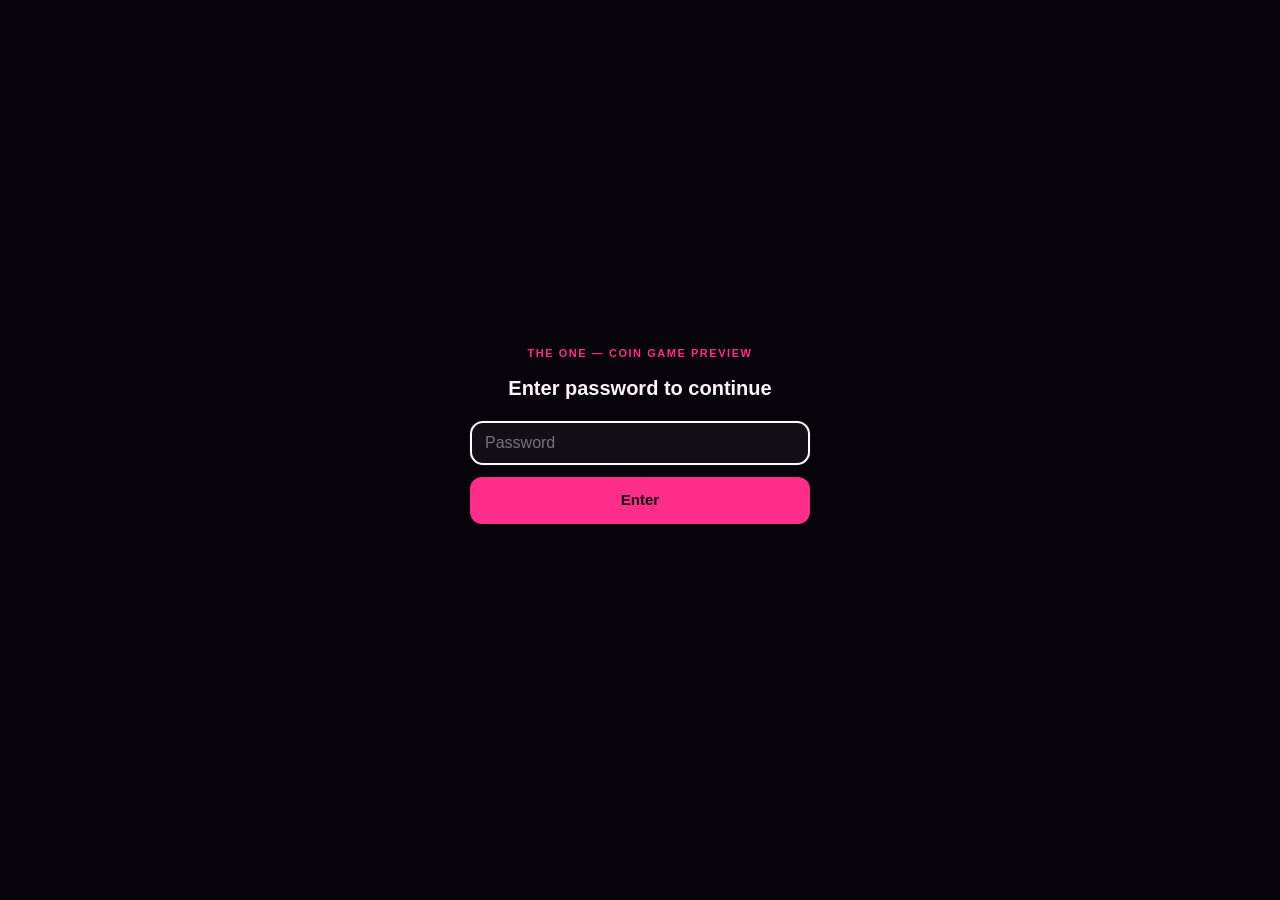
<file: coins/index.html>
<!doctype html>
<html lang="en">
<meta charset="utf-8">
<meta name="viewport" content="width=device-width,initial-scale=1,viewport-fit=cover">
<meta name="theme-color" content="#0b0709">
<meta name="apple-mobile-web-app-capable" content="yes">
<meta name="apple-mobile-web-app-status-bar-style" content="black-translucent">
<meta name="apple-mobile-web-app-title" content="THE ONE">
<title>THE ONE</title>
<style>body{visibility:hidden}</style>
<script src="gate.js"></script>
<link rel="preconnect" href="https://fonts.googleapis.com">
<link rel="preconnect" href="https://fonts.gstatic.com" crossorigin>
<link rel="stylesheet" href="https://fonts.googleapis.com/css2?family=Anton&family=Bodoni+Moda:ital,opsz,wght@0,6..96,400..800;1,6..96,400..800&family=Inter:wght@400..800&display=swap">
<style>
/* One playable phone: full screen on a phone, centred on desktop. */
:root {
  --bg: #0b0709; --plum: #170a10; --plum-2: #22101a; --plum-3: #331626;
  --ink: #fbf4ef; --ink-2: rgba(251, 244, 239, .78); --ink-3: rgba(251, 244, 239, .55); --muted: #c9a3ad;
  --pink: #e8507a; --pink-deep: #a8284c; --pink-ink: #1c0610; --pink-soft: rgba(232, 80, 122, .14);
  --gold: #e8c47e; --gold-hi: #fbe3a6; --gold-deep: #a9792e; --gold-ink: #1d1406; --gold-soft: rgba(232, 196, 126, .11);
  --foil: linear-gradient(135deg, #fff3cf 0%, #ecca82 26%, #b98738 52%, #f3d796 76%, #ad7c30 100%);
  --rosefoil: linear-gradient(135deg, #ff9db6 0%, #e8507a 45%, #a3264a 100%);
  --win: #f3d796; --lose: #f0748f;
  --line: rgba(255, 232, 214, .09); --line-2: rgba(255, 232, 214, .18); --hair: rgba(232, 196, 126, .32);
  --display: "Bodoni Moda", "Didot", "Bodoni 72", Georgia, serif;
  --ui: "Inter", -apple-system, "Segoe UI", Roboto, Arial, sans-serif;
  --label: "Inter", -apple-system, "Segoe UI", Roboto, Arial, sans-serif;
  --spring: cubic-bezier(.2, 1.6, .4, 1);
  color-scheme: dark;
}
* { box-sizing: border-box; }
body { margin: 0; background: radial-gradient(1200px 800px at 50% -10%, #2b0d1a 0%, #0d0709 55%, #060304 100%), var(--bg); color: var(--ink); font: 400 16px/1.5 var(--ui); -webkit-font-smoothing: antialiased; }
button { font: inherit; color: inherit; }
img { -webkit-user-drag: none; user-select: none; }
.page { display: flex; justify-content: center; align-items: flex-start; padding: 16px; }
.phonebox { position: relative; flex: none; }

@media (max-width: 500px) { .page { padding: 0; } }

/* ---------- phone ---------- */
.phone { position: relative; width: 390px; height: 844px; border-radius: 46px; overflow: hidden; transform-origin: top left; user-select: none; -webkit-user-select: none; -webkit-tap-highlight-color: transparent;
  background: radial-gradient(520px 380px at 100% -8%, rgba(232, 80, 122, .2), transparent 62%), radial-gradient(460px 360px at -10% 38%, rgba(232, 196, 126, .07), transparent 60%), linear-gradient(#120a0e, var(--bg) 40%);
  box-shadow: 0 0 0 1px rgba(232, 196, 126, .3), 0 0 0 7px #0d0709, 0 0 0 8px rgba(232, 196, 126, .14), 0 40px 90px -30px rgba(232, 80, 122, .35), 0 30px 60px -24px rgba(0, 0, 0, .9);
  display: flex; flex-direction: column; }
.phone::after { content: ""; position: absolute; inset: 0; z-index: 90; pointer-events: none; opacity: .07; /* film grain */
  background-image: url("data:image/svg+xml,%3Csvg xmlns='http://www.w3.org/2000/svg' width='160' height='160'%3E%3Cfilter id='n'%3E%3CfeTurbulence type='fractalNoise' baseFrequency='.85' numOctaves='2' stitchTiles='stitch'/%3E%3CfeColorMatrix values='0 0 0 0 1 0 0 0 0 1 0 0 0 0 1 0 0 0 .55 0'/%3E%3C/filter%3E%3Crect width='100%25' height='100%25' filter='url(%23n)'/%3E%3C/svg%3E"); }
@media (max-width: 500px) { .phonebox { width: 100%; } .phone { width: 100%; height: 100dvh; min-height: 640px; border-radius: 0; box-shadow: none; } }
.scr { flex: 1; min-height: 0; overflow-y: auto; overflow-x: hidden; position: relative; scrollbar-width: none; padding-bottom: 18px; }
.scr::-webkit-scrollbar { display: none; }
.phone.notabs .scr { padding-bottom: 0; }
.still *, .still *::before, .still *::after { animation: none !important; transition: none !important; }

.tabs { flex: none; display: grid; grid-template-columns: repeat(4, 1fr); border-top: 1px solid var(--line); background: rgba(11, 7, 9, .94); -webkit-backdrop-filter: blur(14px); backdrop-filter: blur(14px); padding: 7px 4px calc(10px + env(safe-area-inset-bottom)); }
.tab { border: 0; background: none; display: grid; justify-items: center; gap: 5px; padding: 6px 0; font: 600 9.5px/1 var(--label); letter-spacing: .14em; text-transform: uppercase; color: var(--ink-3); cursor: pointer; }
.tab svg { width: 23px; height: 23px; }
.tab.on { color: var(--gold-hi); }
.tab.on svg { filter: drop-shadow(0 0 6px rgba(232, 196, 126, .55)); }
.phone.notabs .tabs { display: none; }

.flag { width: 18px; height: 12px; border-radius: 2px; flex: none; box-shadow: 0 0 0 1px rgba(255, 255, 255, .16); }
.coin { width: 18px; height: 18px; flex: none; }
.ico { width: 18px; height: 18px; flex: none; }

/* the logo: a split coin (two sides, one pick) and a Bodoni wordmark */
.logo { display: flex; align-items: center; gap: 9px; }
.logo .mark { width: 30px; height: 30px; flex: none; filter: drop-shadow(0 2px 8px rgba(232, 196, 126, .35)); }
.wm { font: 600 23px/1 var(--display); letter-spacing: .005em; color: var(--ink); white-space: nowrap; }
.wm em { margin-left: 5px; font-style: italic; font-weight: 500; color: var(--gold-hi); }

/* top bar */
.bar { position: sticky; top: 0; z-index: 6; display: flex; align-items: center; justify-content: space-between; gap: 10px; min-height: 60px; padding: calc(12px + env(safe-area-inset-top)) 16px 8px; background: linear-gradient(rgba(11, 7, 9, .97) 72%, rgba(11, 7, 9, 0)); }
.bar .title { font: 600 23px/1 var(--display); margin-right: auto; }
.backbtn { width: 40px; height: 40px; margin-left: -8px; border: 0; border-radius: 50%; background: none; display: grid; place-items: center; cursor: pointer; }
.backbtn svg { width: 24px; height: 24px; }
.coinchip { display: inline-flex; align-items: center; gap: 7px; padding: 6px 13px 6px 6px; border-radius: 999px; background: linear-gradient(180deg, rgba(255, 240, 210, .08), rgba(255, 240, 210, .02)); border: 1px solid var(--hair); box-shadow: inset 0 1px 0 rgba(255, 240, 210, .12); font: 700 15px/1 var(--ui); color: var(--gold-hi); font-variant-numeric: tabular-nums; }
.coinchip .coin { width: 21px; height: 21px; }
.coinchip.bump { animation: bump .5s var(--spring); }
@keyframes bump { 40% { transform: scale(1.14); } }

.hello { padding: 6px 16px 16px; }
.hello h1 { margin: 0; font: 600 34px/1.05 var(--display); letter-spacing: -.01em; }
.hello p { margin: 8px 0 0; color: var(--ink-2); font-size: 14.5px; line-height: 1.45; }
.sec { margin: 24px 16px 12px; font: 600 11px/1 var(--label); letter-spacing: .2em; text-transform: uppercase; color: var(--muted); display: flex; justify-content: space-between; align-items: baseline; gap: 10px; }
.sec small { font: 500 12px/1 var(--ui); letter-spacing: 0; text-transform: none; color: var(--ink-3); }
.fine { margin: 8px 0 0; font-size: 12.5px; line-height: 1.45; color: var(--ink-3); }
.center { text-align: center; }
.tag { display: inline-flex; align-items: center; gap: 6px; padding: 6px 11px; border-radius: 999px; font: 600 10.5px/1 var(--label); letter-spacing: .14em; text-transform: uppercase; background: rgba(255, 240, 210, .05); border: 1px solid var(--line-2); white-space: nowrap; }
.tag.pink { color: #ffb8ca; border-color: rgba(232, 80, 122, .45); background: var(--pink-soft); }
.tag.gold { color: var(--gold-hi); border-color: var(--hair); background: var(--gold-soft); text-transform: none; letter-spacing: .01em; font-size: 13px; font-weight: 600; }
.tag .dot { width: 6px; height: 6px; border-radius: 50%; background: var(--pink); box-shadow: 0 0 8px var(--pink); animation: blink 1.6s infinite; }
@keyframes blink { 50% { opacity: .35; } }
.plus { color: var(--win); font: 700 15px/1 var(--ui); font-variant-numeric: tabular-nums; }
.minus { color: var(--lose); font: 700 15px/1 var(--ui); font-variant-numeric: tabular-nums; }
.even { color: var(--ink-2); font: 700 15px/1 var(--ui); }

/* ---------- Games: match cards ---------- */
.mcard { display: block; width: calc(100% - 32px); margin: 0 16px 16px; padding: 0; text-align: left; border-radius: 24px; overflow: hidden; background: linear-gradient(180deg, var(--plum-2), var(--plum)); border: 1px solid rgba(232, 196, 126, .2); box-shadow: 0 20px 40px -24px rgba(0, 0, 0, .9), inset 0 1px 0 rgba(255, 240, 210, .06); cursor: pointer; }
.mcard:focus-visible, .fo:focus-visible, .ccard:focus-visible, .pr:focus-visible { outline: 2px solid var(--gold); outline-offset: 2px; }
.mpair { position: relative; display: grid; grid-template-columns: 1fr 1fr; gap: 1px; height: 236px; background: rgba(232, 196, 126, .4); }
.mpair .ph { position: relative; overflow: hidden; background: var(--plum-2); }
.mpair img { width: 100%; height: 100%; object-fit: cover; object-position: 50% 16%; display: block; transition: filter .4s; }
.mpair .ph.lost img { filter: grayscale(1) brightness(.6); }
.mno { position: absolute; top: 12px; left: 12px; z-index: 3; padding: 6px 10px; border-radius: 999px; background: rgba(11, 7, 9, .55); -webkit-backdrop-filter: blur(8px); backdrop-filter: blur(8px); border: 1px solid rgba(255, 240, 210, .14); font: 600 10px/1 var(--label); letter-spacing: .2em; text-transform: uppercase; }
.vs { position: absolute; left: 50%; top: 46%; z-index: 3; transform: translate(-50%, -50%); width: 46px; height: 46px; border-radius: 50%; display: grid; place-items: center; padding-top: 1px; background: radial-gradient(circle at 35% 30%, #2c1622, #0b0709 72%); box-shadow: 0 0 0 2px var(--gold), 0 0 0 5px rgba(11, 7, 9, .55), 0 0 26px rgba(232, 196, 126, .35); font: 400 21px/1 "Anton", Impact, "Arial Narrow", sans-serif; letter-spacing: .04em; color: #fff; text-transform: uppercase; } 
.mnames { position: absolute; left: 0; right: 0; bottom: 0; z-index: 2; display: grid; grid-template-columns: 1fr 1fr; gap: 12px; padding: 44px 14px 12px; background: linear-gradient(rgba(11, 7, 9, 0), rgba(11, 7, 9, .94)); }
.mnames b { display: flex; align-items: center; gap: 7px; font: italic 600 26px/1 var(--display); text-shadow: 0 2px 12px rgba(0, 0, 0, .6); }
.mnames b.r { justify-content: flex-end; }
.wlab { position: absolute; top: 12px; z-index: 3; padding: 6px 11px; border-radius: 999px; background: var(--foil); color: var(--gold-ink); font: 700 10px/1 var(--label); letter-spacing: .2em; text-transform: uppercase; box-shadow: 0 4px 14px rgba(0, 0, 0, .5); }
.mfoot { padding: 14px 16px 15px; display: grid; gap: 11px; }
.seats { display: flex; align-items: center; gap: 12px; font: 600 10.5px/1 var(--label); letter-spacing: .16em; text-transform: uppercase; color: var(--ink-2); font-variant-numeric: tabular-nums; }
.seatbar { flex: 1; height: 3px; border-radius: 2px; background: rgba(255, 232, 214, .1); overflow: hidden; }
.seatbar i { display: block; height: 100%; background: var(--foil); border-radius: 2px; transition: width .3s; }
.mstat { display: flex; align-items: center; justify-content: space-between; gap: 10px; min-height: 30px; font-size: 13.5px; color: var(--ink-2); }
.mstat .go { font: 600 11px/1 var(--label); letter-spacing: .16em; text-transform: uppercase; color: var(--gold-hi); }

/* ---------- Match: the photos take the height the question and count leave ---------- */
.mtop { display: flex; flex-direction: column; min-height: calc(100% - 60px); }
.faceoff { flex: 1 0 auto; min-height: 300px; display: grid; grid-template-columns: 1fr 1fr; gap: 1px; background: rgba(232, 196, 126, .4); }
.fo { position: relative; overflow: hidden; background: var(--plum-2); cursor: pointer; }
.fo img { position: absolute; inset: 0; width: 100%; height: 100%; object-fit: cover; object-position: 50% 14%; transition: filter .4s; }
.fo::before { content: ""; position: absolute; inset: 0 0 auto; height: 100px; z-index: 1; pointer-events: none; background: linear-gradient(rgba(11, 7, 9, .5), rgba(11, 7, 9, 0)); }
.fo::after { content: ""; position: absolute; inset: 0; z-index: 2; border: 2px solid transparent; pointer-events: none; transition: border-color .2s, box-shadow .2s; }
.fo.on::after { border-color: var(--pink); box-shadow: inset 0 0 50px rgba(232, 80, 122, .5); }
.fo.mine::after { border-color: var(--gold); box-shadow: inset 0 0 50px rgba(232, 196, 126, .35); }
.fo.off img { filter: brightness(.45) saturate(.8); }
.fo.lost img { filter: grayscale(1) brightness(.6); }
.showbtn { position: absolute; top: 12px; left: 12px; z-index: 3; display: inline-flex; align-items: center; gap: 5px; min-height: 36px; padding: 0 13px; border: 1px solid rgba(255, 240, 210, .28); border-radius: 999px; background: rgba(11, 7, 9, .5); -webkit-backdrop-filter: blur(10px); backdrop-filter: blur(10px); font: 600 12px/1 var(--ui); cursor: pointer; }
.showbtn b { margin-right: 2px; font: 700 11px/1 var(--label); letter-spacing: .18em; text-transform: uppercase; color: var(--gold-hi); }
.showbtn .ico { width: 13px; height: 13px; }
.showbtn .sep { width: 1px; height: 12px; background: var(--line-2); margin: 0 3px; }
.fo .cap { position: absolute; left: 0; right: 0; bottom: 0; z-index: 1; padding: 50px 14px 14px; background: linear-gradient(rgba(11, 7, 9, 0), rgba(11, 7, 9, .92)); }
.fo .cap b { display: flex; align-items: center; gap: 8px; font: italic 600 31px/1 var(--display); text-shadow: 0 2px 14px rgba(0, 0, 0, .6); }
.fo .cap small { display: block; margin-top: 6px; font: 500 12.5px/1.35 var(--ui); color: var(--ink-2); }
.fo .stamp { position: absolute; top: 12px; right: 12px; z-index: 3; }
.hint { margin: 6px 16px 0; text-align: center; font: 600 10.5px/1.3 var(--label); letter-spacing: .18em; text-transform: uppercase; color: var(--ink-3); }
.q { margin: 16px 16px 0; text-align: center; font: italic 500 28px/1.1 var(--display); }

.stake { margin: 14px 16px 0; padding: 18px 16px 16px; border-radius: 24px; background: linear-gradient(180deg, var(--plum-2), var(--plum)); border: 1px solid rgba(232, 196, 126, .22); box-shadow: inset 0 1px 0 rgba(255, 240, 210, .06); animation: up .3s ease-out; }
@keyframes up { from { opacity: 0; transform: translateY(10px); } }
.lbl { text-align: center; font: 600 11px/1 var(--label); letter-spacing: .2em; text-transform: uppercase; color: var(--muted); }
.amtrow { display: flex; align-items: center; justify-content: space-between; margin: 12px 0 12px; }
.amt { display: flex; align-items: center; gap: 10px; font: 600 56px/1 var(--display); color: var(--gold-hi); font-variant-numeric: tabular-nums; }
.amt .coin { width: 36px; height: 36px; }
.step { width: 46px; height: 46px; border-radius: 50%; border: 1px solid var(--hair); background: rgba(255, 240, 210, .04); color: var(--gold-hi); font: 400 24px/1 var(--ui); cursor: pointer; display: grid; place-items: center; }
input.rng { -webkit-appearance: none; appearance: none; display: block; width: 100%; height: 30px; margin: 0; background: none; cursor: pointer; touch-action: pan-y; }
input.rng::-webkit-slider-runnable-track { height: 4px; border-radius: 2px; background: linear-gradient(to right, var(--gold) var(--p, 10%), rgba(255, 232, 214, .12) var(--p, 10%)); }
input.rng::-webkit-slider-thumb { -webkit-appearance: none; width: 26px; height: 26px; margin-top: -11px; border-radius: 50%; background: radial-gradient(circle at 35% 30%, #fff8e6, #ecca82 60%, #b98738); border: 0; box-shadow: 0 0 0 4px rgba(232, 196, 126, .18), 0 3px 10px rgba(0, 0, 0, .6); }
input.rng::-moz-range-track { height: 4px; border-radius: 2px; background: rgba(255, 232, 214, .12); }
input.rng::-moz-range-progress { height: 4px; border-radius: 2px; background: var(--gold); }
input.rng::-moz-range-thumb { width: 24px; height: 24px; border-radius: 50%; border: 0; background: #ecca82; }
.chips { display: flex; gap: 6px; justify-content: center; margin-top: 12px; }
.chip { flex: 1; min-height: 38px; padding: 0 6px; border-radius: 999px; border: 1px solid var(--line-2); background: rgba(255, 240, 210, .03); font: 600 13px/1 var(--ui); cursor: pointer; white-space: nowrap; font-variant-numeric: tabular-nums; }
.chip.on { border-color: var(--gold); color: var(--gold-hi); background: var(--gold-soft); }
.outcomes { display: grid; gap: 6px; margin-top: 14px; }
.oc { display: flex; justify-content: space-between; align-items: baseline; gap: 12px; padding: 11px 13px; border-radius: 14px; background: rgba(255, 240, 210, .03); border: 1px solid var(--line); font-size: 13.5px; color: var(--ink-2); }
.oc b { color: var(--ink); font-weight: 600; }
.oc em { font-style: normal; font-weight: 700; font-variant-numeric: tabular-nums; }
.oc.win em { color: var(--win); } .oc.lose em { color: var(--lose); }
.betbtn { display: flex; align-items: center; justify-content: center; gap: 8px; width: 100%; min-height: 56px; margin-top: 14px; border: 0; border-radius: 999px; background: var(--foil); color: var(--gold-ink); font: 700 14px/1 var(--label); letter-spacing: .16em; text-transform: uppercase; cursor: pointer; box-shadow: 0 12px 30px -12px rgba(232, 196, 126, .7), inset 0 1px 0 rgba(255, 255, 255, .5); }
.betbtn:disabled { opacity: .35; cursor: default; }
.ghost { display: flex; align-items: center; justify-content: center; width: 100%; min-height: 50px; margin-top: 10px; border: 1px solid var(--line-2); border-radius: 999px; background: none; font: 600 11.5px/1 var(--label); letter-spacing: .18em; text-transform: uppercase; cursor: pointer; }

.locked, .donecard { margin: 18px 16px 0; padding: 18px 16px; border-radius: 22px; background: linear-gradient(180deg, var(--plum-2), var(--plum)); border: 1px solid var(--hair); text-align: center; }
.lk-top { display: inline-flex; align-items: center; gap: 6px; font: 600 11px/1 var(--label); letter-spacing: .2em; text-transform: uppercase; color: var(--gold-hi); }
.lk-amt { display: flex; align-items: center; justify-content: center; gap: 8px; margin-top: 12px; font: 600 30px/1 var(--display); }
.lk-amt .coin { width: 26px; height: 26px; }
.lk-amt b { color: var(--pink); font-style: italic; font-weight: 600; }
.locked p, .donecard p { margin: 8px 0 0; font-size: 13.5px; color: var(--ink-2); }
.donecard .res { font: italic 600 28px/1.1 var(--display); }
.donecard .you { margin-top: 8px; font-size: 15px; }
.closing { display: inline-flex; align-items: center; gap: 8px; }
.spin { width: 14px; height: 14px; border-radius: 50%; border: 2px solid var(--line-2); border-top-color: var(--gold); animation: spin .8s linear infinite; }
@keyframes spin { to { transform: rotate(360deg); } }
.room { margin: 14px 16px 14px; padding: 14px 16px; border-radius: 18px; border: 1px solid var(--line); background: rgba(255, 240, 210, .025); }
.room-h { display: flex; justify-content: space-between; align-items: baseline; font: 600 11px/1 var(--label); letter-spacing: .2em; text-transform: uppercase; color: var(--muted); }
.room-h b { color: var(--ink); font: 700 15px/1 var(--ui); letter-spacing: .01em; font-variant-numeric: tabular-nums; }

/* ---------- Competitors and her page ---------- */
.cgrid { display: grid; grid-template-columns: 1fr 1fr; gap: 10px; padding: 0 16px; }
.ccard { position: relative; aspect-ratio: 3 / 4; border: 1px solid rgba(232, 196, 126, .18); padding: 0; border-radius: 20px; overflow: hidden; background: var(--plum-2); cursor: pointer; text-align: left; }
.ccard img { position: absolute; inset: 0; width: 100%; height: 100%; object-fit: cover; object-position: 50% 14%; }
.ccard .cap { position: absolute; left: 0; right: 0; bottom: 0; padding: 36px 12px 12px; background: linear-gradient(rgba(11, 7, 9, 0), rgba(11, 7, 9, .92)); }
.ccard .cap b { display: flex; align-items: center; gap: 6px; font: italic 600 23px/1 var(--display); }
.ccard .cap small { display: block; margin-top: 5px; font: 500 12px/1.2 var(--ui); color: var(--ink-2); }
.ccard .rk { position: absolute; top: 10px; left: 10px; padding: 5px 9px; border-radius: 999px; background: rgba(11, 7, 9, .55); -webkit-backdrop-filter: blur(8px); backdrop-filter: blur(8px); border: 1px solid rgba(255, 240, 210, .14); font: 700 10.5px/1 var(--label); letter-spacing: .1em; color: var(--gold-hi); }
.hero { position: relative; height: 400px; margin-top: -60px; }
.hero img { position: absolute; inset: 0; width: 100%; height: 100%; object-fit: cover; object-position: 50% 12%; }
.hero::after { content: ""; position: absolute; inset: 0; background: linear-gradient(rgba(11, 7, 9, .55) 0, rgba(11, 7, 9, 0) 22%, rgba(11, 7, 9, 0) 52%, var(--bg) 100%); }
.hero-cap { position: absolute; left: 16px; right: 16px; bottom: 6px; z-index: 1; }
.hero-cap h1 { display: flex; align-items: center; gap: 12px; margin: 0; font: italic 600 50px/1 var(--display); letter-spacing: -.01em; }
.hero-cap h1 .flag { width: 26px; height: 17px; }
.hero-cap p { margin: 6px 0 0; color: var(--ink-2); font-size: 14.5px; }
.bar.over { background: none; }
.bar.over .backbtn { background: rgba(11, 7, 9, .5); -webkit-backdrop-filter: blur(8px); backdrop-filter: blur(8px); margin-left: 0; }
.bio { margin: 12px 16px 0; font: 400 15.5px/1.5 var(--ui); color: var(--ink); }
.stats { display: grid; grid-template-columns: repeat(4, 1fr); gap: 6px; margin: 16px 16px 0; }
.st { padding: 12px 6px 10px; border-radius: 16px; background: linear-gradient(180deg, var(--plum-2), var(--plum)); border: 1px solid var(--line); text-align: center; }
.st b { display: block; font: 600 26px/1 var(--display); font-variant-numeric: tabular-nums; }
.st small { display: block; margin-top: 6px; font: 600 9px/1.1 var(--label); letter-spacing: .14em; text-transform: uppercase; color: var(--ink-3); }
.thumbs { display: flex; gap: 8px; overflow-x: auto; padding: 0 16px 4px; scrollbar-width: none; }
.thumbs::-webkit-scrollbar { display: none; }
.th { position: relative; flex: none; width: 96px; aspect-ratio: 9 / 14; padding: 0; border: 1px solid rgba(232, 196, 126, .18); border-radius: 14px; overflow: hidden; background: var(--plum-2); cursor: pointer; }
.th img { width: 100%; height: 100%; object-fit: cover; display: block; }
.th .thp { position: absolute; left: 6px; bottom: 6px; width: 24px; height: 24px; border-radius: 50%; background: rgba(11, 7, 9, .7); display: grid; place-items: center; }
.th .thp .ico { width: 12px; height: 12px; }

/* her private room: chat, video call, private photo, paid in coins */
.prs { display: grid; grid-template-columns: repeat(3, 1fr); gap: 8px; padding: 0 16px; }
.pr { position: relative; display: flex; flex-direction: column; align-items: flex-start; gap: 3px; min-height: 158px; padding: 12px 11px; border-radius: 20px; border: 1px solid rgba(232, 196, 126, .24); overflow: hidden; text-align: left; cursor: pointer;
  background: radial-gradient(130% 90% at 100% 0%, rgba(232, 80, 122, .26), transparent 60%), linear-gradient(180deg, var(--plum-2), var(--plum)); }
.pr > * { position: relative; z-index: 1; }
.pr .pr-bg { position: absolute; inset: 0; z-index: 0; width: 100%; height: 100%; object-fit: cover; object-position: 50% 25%; filter: blur(12px) brightness(.55); transform: scale(1.2); }
.pr.open .pr-bg { filter: brightness(.6); transform: none; }
.pr-i { width: 38px; height: 38px; margin-bottom: auto; border-radius: 50%; display: grid; place-items: center; background: rgba(11, 7, 9, .4); border: 1px solid var(--hair); color: var(--gold-hi); }
.pr-i svg { width: 18px; height: 18px; }
.pr b { font: 700 14px/1.15 var(--ui); }
.pr small { font: 500 11.5px/1.2 var(--ui); color: var(--ink-2); }
.pr-p { display: inline-flex; align-items: center; gap: 5px; margin-top: 5px; font: 700 13.5px/1 var(--ui); color: var(--gold-hi); font-variant-numeric: tabular-nums; }
.pr-p .coin { width: 15px; height: 15px; }

/* ---------- Ranking ---------- */
.segtabs { display: flex; margin: 0 16px 16px; border: 1px solid var(--line-2); border-radius: 999px; padding: 3px; gap: 3px; }
.segtabs button { flex: 1; min-height: 38px; border: 0; border-radius: 999px; background: none; font: 600 11.5px/1 var(--label); letter-spacing: .18em; text-transform: uppercase; color: var(--ink-2); cursor: pointer; }
.segtabs button.on { background: var(--foil); color: var(--gold-ink); }
.podium { display: grid; grid-template-columns: 1fr 1.15fr 1fr; align-items: end; gap: 8px; padding: 0 16px; }
.pod { display: grid; justify-items: center; text-align: center; gap: 7px; }
.pod .av { width: 64px; height: 64px; font-size: 24px; }
.pod.p1 .av { width: 80px; height: 80px; font-size: 30px; box-shadow: 0 0 0 2px var(--bg), 0 0 0 4px var(--gold), 0 0 28px rgba(232, 196, 126, .45); }
.pod.p2 .av { box-shadow: 0 0 0 2px var(--bg), 0 0 0 4px #d7dbe2; } .pod.p3 .av { box-shadow: 0 0 0 2px var(--bg), 0 0 0 4px #c58b5c; }
.pod .pn { font: 600 13.5px/1.2 var(--ui); max-width: 100%; overflow: hidden; text-overflow: ellipsis; white-space: nowrap; }
.pod .pv { display: inline-flex; align-items: center; gap: 4px; font: 700 14px/1 var(--ui); color: var(--gold-hi); font-variant-numeric: tabular-nums; }
.pod .pv .coin { width: 14px; height: 14px; }
.pod .blk { width: 100%; border-radius: 14px 14px 0 0; background: linear-gradient(var(--plum-3), var(--plum)); border-top: 1px solid var(--hair); display: grid; place-items: center; font: italic 600 28px/1 var(--display); color: var(--ink-2); }
.pod.p1 .blk { height: 76px; color: var(--gold-hi); } .pod.p2 .blk { height: 56px; } .pod.p3 .blk { height: 42px; }
.av { display: grid; place-items: center; width: 38px; height: 38px; border-radius: 50%; flex: none; font: 600 16px/1 var(--display); color: #fff; overflow: hidden; background: var(--plum-3); }
.av img { width: 100%; height: 100%; object-fit: cover; object-position: 50% 14%; }
.av.me { background: var(--rosefoil); }
.mecard { display: flex; align-items: center; gap: 14px; margin: 0 16px 16px; padding: 13px 16px; border-radius: 18px; background: linear-gradient(90deg, rgba(232, 80, 122, .18), rgba(232, 80, 122, .05)); border: 1px solid rgba(232, 80, 122, .4); }
.mecard .big { font: italic 600 32px/1 var(--display); color: #ffb8ca; }
.mecard div { flex: 1; font-size: 13.5px; color: var(--ink-2); }
.mecard div b { display: block; color: var(--ink); font-size: 15px; font-weight: 600; }
.rows { margin: 16px 16px 0; border-radius: 20px; overflow: hidden; border: 1px solid var(--line); background: rgba(255, 240, 210, .015); }
.rw { display: flex; align-items: center; gap: 12px; padding: 10px 14px; border-bottom: 1px solid var(--line); }
.rw:last-child { border-bottom: 0; }
.rw .n { width: 24px; font: italic 600 16px/1 var(--display); color: var(--ink-3); font-variant-numeric: tabular-nums; }
.rw .nm { flex: 1; min-width: 0; font: 600 14.5px/1.2 var(--ui); }
.rw .nm small { display: block; margin-top: 3px; font: 500 12px/1.2 var(--ui); color: var(--ink-3); }
.rw .nm .flag { display: inline-block; vertical-align: -1px; margin-left: 4px; }
.rw .v { display: inline-flex; align-items: center; gap: 5px; font: 700 15px/1 var(--ui); color: var(--gold-hi); font-variant-numeric: tabular-nums; }
.rw .v .coin { width: 15px; height: 15px; }
.rw.me { background: var(--pink-soft); box-shadow: inset 3px 0 0 var(--pink); }
.rw .rec { text-align: right; font: 700 15px/1 var(--ui); font-variant-numeric: tabular-nums; }
.rw .rec small { display: block; margin-top: 4px; font: 500 11.5px/1 var(--ui); color: var(--ink-3); }
.rw.girl { cursor: pointer; }

/* ---------- My profile ---------- */
.mehead { display: flex; align-items: center; gap: 14px; padding: 6px 16px 0; }
.mehead .av { width: 66px; height: 66px; font-size: 30px; box-shadow: 0 0 0 2px var(--bg), 0 0 0 4px var(--pink); }
.mehead h1 { margin: 0; font: 600 34px/1 var(--display); }
.mehead p { margin: 5px 0 0; color: var(--ink-2); font-size: 14px; }
.balcard { margin: 18px 16px 0; padding: 18px; border-radius: 22px; background: radial-gradient(120% 140% at 0% 0%, rgba(232, 196, 126, .22), rgba(232, 196, 126, .04) 60%), var(--plum); border: 1px solid var(--hair); }
.balcard small { font: 600 11px/1 var(--label); letter-spacing: .2em; text-transform: uppercase; color: var(--gold-hi); }
.balcard .big { display: flex; align-items: center; gap: 10px; margin-top: 10px; font: 600 50px/1 var(--display); color: var(--gold-hi); font-variant-numeric: tabular-nums; }
.balcard .big .coin { width: 34px; height: 34px; }
.balcard p { margin: 8px 0 0; font-size: 13px; color: var(--ink-2); }
.hist { display: flex; align-items: center; gap: 12px; padding: 11px 14px; border-bottom: 1px solid var(--line); cursor: pointer; }
.hist:last-child { border-bottom: 0; }
.hist .pair { display: flex; flex: none; }
.hist .pair .av { width: 34px; height: 34px; box-shadow: 0 0 0 2px var(--bg); }
.hist .pair .av + .av { margin-left: -10px; }
.hist .pair .av.dim img { filter: grayscale(1) brightness(.6); }
.empty { margin: 0 16px; padding: 20px; border-radius: 18px; border: 1px dashed var(--line-2); text-align: center; color: var(--ink-2); font-size: 14px; }

/* ---------- Welcome and the house's gift ---------- */
.wel { position: relative; min-height: 100%; display: flex; flex-direction: column; justify-content: flex-end; }
.wel-bg { position: absolute; inset: 0 0 auto 0; /* full bleed under the status bar */ height: 480px; display: grid; grid-template-columns: repeat(3, 1fr); gap: 1px; }
.wel-bg img { width: 100%; height: 239px; object-fit: cover; object-position: 50% 14%; display: block; }
.wel-bg::after { content: ""; position: absolute; inset: 0; background: radial-gradient(120% 70% at 50% 20%, rgba(11, 7, 9, .05), rgba(11, 7, 9, .5) 70%), linear-gradient(rgba(11, 7, 9, .15), rgba(11, 7, 9, .35) 45%, var(--bg) 100%); }
.wel-in { position: relative; padding: 0 22px 28px; }
.wel-in .logo .mark { width: 44px; height: 44px; }
.wel-in .wm { font-size: 31px; }
.wel-in h1 { margin: 16px 0 0; font: 600 46px/1.02 var(--display); letter-spacing: -.015em; }
.wel-in h1 span { color: var(--pink); font-style: italic; font-weight: 500; }
.wel-in p { margin: 12px 0 0; color: var(--ink-2); font-size: 15px; line-height: 1.5; }
.field { display: grid; gap: 8px; margin-top: 20px; font: 600 11px/1 var(--label); letter-spacing: .2em; text-transform: uppercase; color: var(--muted); }
.field input { min-height: 54px; padding: 0 18px; border-radius: 999px; border: 1px solid var(--line-2); background: rgba(255, 240, 210, .05); color: var(--ink); font: 500 17px/1 var(--ui); outline: none; }
.field input:focus { border-color: var(--gold); }
.gift { min-height: 100%; display: flex; flex-direction: column; align-items: center; justify-content: center; padding: 24px 24px 40px; text-align: center; background: radial-gradient(360px 360px at 50% 34%, rgba(232, 196, 126, .16), transparent 70%); }
.gift-coin { width: 150px; height: 150px; border-radius: 50%; display: grid; place-items: center; background: radial-gradient(circle, rgba(232, 196, 126, .32), transparent 68%); animation: drop .8s var(--spring); }
.gift-coin .coin { width: 112px; height: 112px; filter: drop-shadow(0 12px 30px rgba(232, 196, 126, .55)); }
@keyframes drop { from { transform: translateY(-80px) scale(.6) rotate(-40deg); opacity: 0; } }
.gift small { margin-top: 22px; font: 600 11px/1 var(--label); letter-spacing: .24em; text-transform: uppercase; color: var(--muted); }
.gift-n { margin-top: 10px; font: 600 96px/1 var(--display); color: var(--gold-hi); font-variant-numeric: tabular-nums; }
.gift p { margin: 8px 0 0; color: var(--ink-2); max-width: 290px; }
.gift .betbtn { margin-top: 30px; max-width: 320px; }

/* ---------- reel: her clips and photos, full screen (THE ONE's story mechanism) ---------- */
.story { position: absolute; inset: 0; z-index: 44; background: #000; overflow: hidden; touch-action: manipulation; }
.story.in { animation: soIn .28s ease-out; }
@keyframes soIn { from { opacity: 0; transform: scale(.96); } }
.so-media { position: absolute; inset: 0; pointer-events: none; }
.so-media .fg { position: absolute; inset: 0; width: 100%; height: 100%; object-fit: cover; }
.so-media .fg[hidden], .so-snd[hidden] { display: none; }
.so-shade { position: absolute; inset: 0; pointer-events: none; background: linear-gradient(180deg, rgba(0, 0, 0, .62) 0, rgba(0, 0, 0, 0) 20%, rgba(0, 0, 0, 0) 50%, rgba(11, 7, 9, .96) 100%); }
.so-segs { position: absolute; top: calc(12px + env(safe-area-inset-top)); left: 12px; right: 12px; z-index: 3; display: flex; gap: 4px; pointer-events: none; }
.so-seg { flex: 1; height: 2px; border-radius: 2px; background: rgba(255, 255, 255, .3); overflow: hidden; }
.so-seg i { display: block; height: 100%; width: 0; background: #fff; }
.so-seg.done i { width: 100%; }
.so-seg.now i { animation: soFill var(--dur, 5s) linear forwards; }
@keyframes soFill { to { width: 100%; } }
.story.paused .so-seg.now i { animation-play-state: paused; }
.so-head { position: absolute; top: calc(24px + env(safe-area-inset-top)); left: 12px; right: 6px; z-index: 3; display: flex; align-items: center; gap: 10px; }
.so-head img { width: 38px; height: 38px; border-radius: 50%; object-fit: cover; object-position: 50% 14%; box-shadow: 0 0 0 2px var(--gold); }
.so-head b { display: flex; align-items: center; gap: 6px; font: 700 16px/1.1 var(--ui); }
.so-head small { display: block; margin-top: 3px; font: 500 12.5px/1.2 var(--ui); color: var(--ink-2); }
.so-snd { margin-left: auto; width: 40px; height: 40px; border: 0; border-radius: 50%; background: rgba(14, 3, 9, .45); display: grid; place-items: center; cursor: pointer; }
.so-snd svg { width: 20px; height: 20px; }
.so-x { width: 44px; height: 44px; border: 0; background: none; display: grid; place-items: center; cursor: pointer; }
.so-head .so-snd[hidden] + .so-x { margin-left: auto; }
.so-x svg { width: 24px; height: 24px; }
.so-tap { position: absolute; top: 80px; bottom: 200px; z-index: 2; }
.so-tap.prev { left: 0; width: 32%; } .so-tap.next { right: 0; width: 68%; }
.so-kind { position: absolute; top: calc(80px + env(safe-area-inset-top)); left: 14px; z-index: 3; display: inline-flex; align-items: center; gap: 5px; padding: 5px 9px; border-radius: 999px; background: rgba(11, 7, 9, .55); font: 600 10px/1 var(--label); letter-spacing: .16em; text-transform: uppercase; }
.so-kind .ico { width: 12px; height: 12px; }
.so-foot { position: absolute; left: 16px; right: 16px; bottom: calc(20px + env(safe-area-inset-bottom)); z-index: 3; display: grid; gap: 10px; }
.so-bio { margin: 0 0 4px; font: 500 16px/1.4 var(--ui); text-shadow: 0 1px 10px rgba(0, 0, 0, .7); }
.so-rec { margin: -4px 0 4px; font: 600 10.5px/1 var(--label); letter-spacing: .16em; text-transform: uppercase; color: var(--ink-2); }
.so-btn { min-height: 52px; border-radius: 999px; border: 1px solid var(--line-2); background: rgba(11, 7, 9, .5); font: 600 11.5px/1 var(--label); letter-spacing: .18em; text-transform: uppercase; cursor: pointer; }
.so-btn.pick { border: 0; background: var(--rosefoil); color: #fff; font: 700 14px/1 var(--label); letter-spacing: .16em; box-shadow: 0 12px 30px -10px rgba(232, 80, 122, .7); }

/* ---------- result reveal ---------- */
.reveal { position: absolute; inset: 0; z-index: 40; overflow-y: auto; scrollbar-width: none; background: radial-gradient(460px 380px at 50% -5%, rgba(232, 80, 122, .3), transparent 65%), var(--bg); animation: soIn .3s ease-out; }
.reveal::-webkit-scrollbar { display: none; }
.rv-in { padding: 28px 16px 28px; }
.rv-k { text-align: center; font: 600 11px/1 var(--label); letter-spacing: .24em; text-transform: uppercase; color: var(--muted); }
.rv-h { margin: 10px 0 20px; text-align: center; font: italic 500 38px/1.05 var(--display); }
.rv-pair { display: grid; grid-template-columns: 1fr 1fr; gap: 10px; }
.rv-side { display: grid; gap: 8px; }
.rv-img { position: relative; aspect-ratio: 3 / 4; border-radius: 20px; overflow: hidden; border: 1.5px solid transparent; transition: border-color .4s, box-shadow .4s; }
.rv-img img { width: 100%; height: 100%; object-fit: cover; object-position: 50% 14%; display: block; transition: filter .6s; }
.rv-stamp { position: absolute; left: 50%; top: 44%; padding: 10px 16px; border-radius: 999px; background: var(--foil); color: var(--gold-ink); font: 800 13px/1 var(--label); letter-spacing: .24em; text-transform: uppercase; box-shadow: 0 10px 30px rgba(0, 0, 0, .55); opacity: 0; transform: translate(-50%, -50%) rotate(-7deg) scale(1.8); }
.rv-mine { position: absolute; left: 8px; bottom: 8px; display: inline-flex; align-items: center; gap: 5px; padding: 6px 10px; border-radius: 999px; background: rgba(11, 7, 9, .7); font: 600 10px/1 var(--label); letter-spacing: .14em; text-transform: uppercase; color: var(--gold-hi); }
.rv-mine .coin { width: 14px; height: 14px; }
.rv-name { display: flex; align-items: center; justify-content: center; gap: 7px; font: italic 600 25px/1 var(--display); }
.rv-votes { display: flex; align-items: baseline; justify-content: center; gap: 6px; }
.rv-votes .rv-n { font: 600 48px/1 var(--display); font-variant-numeric: tabular-nums; }
.rv-votes small { font: 600 10.5px/1 var(--label); letter-spacing: .18em; text-transform: uppercase; color: var(--ink-3); }
.rv-bar { height: 4px; border-radius: 2px; background: rgba(255, 232, 214, .1); overflow: hidden; }
.rv-bar i { display: block; height: 100%; width: 0; border-radius: 2px; background: var(--ink-3); transition: width 1.6s cubic-bezier(.2, .8, .2, 1), background .4s; }
.rv-pct { text-align: center; font: 600 13px/1 var(--ui); color: var(--ink-2); font-variant-numeric: tabular-nums; }
.reveal.done .rv-side.win .rv-img { border-color: var(--gold); box-shadow: 0 0 40px -6px rgba(232, 196, 126, .75); }
.reveal.done .rv-side.win .rv-stamp { opacity: 1; transform: translate(-50%, -50%) rotate(-7deg) scale(1); transition: transform .45s var(--spring), opacity .2s; }
.reveal.done .rv-side.win .rv-bar i { background: var(--foil); }
.reveal.done .rv-side.lose .rv-img img { filter: grayscale(1) brightness(.6); }
.rv-you { margin-top: 20px; padding: 20px 16px; border-radius: 24px; text-align: center; background: linear-gradient(180deg, var(--plum-2), var(--plum)); border: 1px solid var(--line-2); opacity: 0; transform: translateY(14px); transition: opacity .4s, transform .4s; }
.reveal.done .rv-you { opacity: 1; transform: none; }
.rv-you.won { border-color: var(--hair); background: radial-gradient(120% 120% at 50% 0%, rgba(232, 196, 126, .2), transparent 60%), var(--plum); }
.rv-you.lost { border-color: rgba(240, 116, 143, .4); }
.rv-y-k { font: 600 11px/1 var(--label); letter-spacing: .24em; text-transform: uppercase; color: var(--ink-2); }
.rv-y-n { display: flex; align-items: center; justify-content: center; gap: 10px; margin-top: 10px; font: 600 64px/1 var(--display); font-variant-numeric: tabular-nums; }
.rv-y-n .coin { width: 42px; height: 42px; }
.rv-you.won .rv-y-n { color: var(--gold-hi); } .rv-you.lost .rv-y-n { color: var(--lose); }
.rv-you p { margin: 10px 0 0; font-size: 14px; color: var(--ink-2); }
.rv-bal { display: inline-flex; align-items: center; gap: 6px; margin-top: 14px; padding: 8px 13px; border-radius: 999px; background: var(--gold-soft); border: 1px solid var(--hair); color: var(--gold-hi); font: 700 14px/1 var(--ui); font-variant-numeric: tabular-nums; }
.rv-pot { margin: 14px 4px 0; text-align: center; font-size: 12.5px; line-height: 1.5; color: var(--ink-3); opacity: 0; transition: opacity .4s .2s; }
.reveal.done .rv-pot { opacity: 1; }
.rv-btns { opacity: 0; transition: opacity .4s .3s; }
.reveal.done .rv-btns { opacity: 1; }
.confetti { position: absolute; inset: 0; z-index: 50; width: 100%; height: 100%; pointer-events: none; }

/* ---------- private room: the confirm sheet, then chat, video call or the photo ---------- */
.sheet-wrap { position: absolute; inset: 0; z-index: 48; display: flex; align-items: flex-end; background: rgba(5, 2, 4, .6); -webkit-backdrop-filter: blur(4px); backdrop-filter: blur(4px); animation: fadeIn .2s ease-out; }
@keyframes fadeIn { from { opacity: 0; } }
.sheet { width: 100%; padding: 10px 22px calc(24px + env(safe-area-inset-bottom)); border-radius: 30px 30px 0 0; background: linear-gradient(180deg, #26121d, #140a0f); border-top: 1px solid var(--hair); box-shadow: 0 -20px 60px rgba(0, 0, 0, .6); text-align: center; animation: sheetUp .32s cubic-bezier(.2, .9, .3, 1); }
@keyframes sheetUp { from { transform: translateY(100%); } }
.sheet .grab { width: 40px; height: 4px; margin: 0 auto 18px; border-radius: 2px; background: var(--line-2); }
.sh-av { width: 80px; height: 80px; margin: 0 auto; border-radius: 50%; overflow: hidden; box-shadow: 0 0 0 2px #140a0f, 0 0 0 4px var(--pink), 0 0 34px rgba(232, 80, 122, .45); }
.sh-av img { width: 100%; height: 100%; object-fit: cover; object-position: 50% 14%; }
.sheet h3 { margin: 16px 0 0; font: italic 600 27px/1.1 var(--display); }
.sheet p { margin: 8px 0 0; color: var(--ink-2); font-size: 14.5px; }
.sh-price { display: flex; align-items: center; justify-content: center; gap: 10px; margin-top: 18px; font: 600 46px/1 var(--display); color: var(--gold-hi); }
.sh-price .coin { width: 30px; height: 30px; }
.sh-bal { margin-top: 8px; font: 500 13px/1.4 var(--ui); color: var(--ink-3); }
.sh-bal b { color: var(--ink); font-weight: 600; }
.xroom { position: absolute; inset: 0; z-index: 46; display: flex; flex-direction: column; background: var(--bg); animation: soIn .28s ease-out; }
.xr-head { position: relative; z-index: 2; display: flex; align-items: center; gap: 10px; padding: 14px 14px 12px 8px; border-bottom: 1px solid var(--line); background: rgba(11, 7, 9, .92); }
.xr-head > img { width: 40px; height: 40px; border-radius: 50%; object-fit: cover; object-position: 50% 14%; box-shadow: 0 0 0 2px var(--pink); }
.xr-head b { display: flex; align-items: center; gap: 6px; font: 700 16px/1.1 var(--ui); }
.xr-head small { display: flex; align-items: center; gap: 6px; margin-top: 4px; font: 500 12.5px/1 var(--ui); color: var(--ink-2); font-variant-numeric: tabular-nums; }
.live-dot { width: 7px; height: 7px; border-radius: 50%; background: #4ade80; box-shadow: 0 0 8px #4ade80; }
.xr-x { width: 40px; height: 40px; border: 0; background: none; display: grid; place-items: center; cursor: pointer; }
.xr-x svg { width: 24px; height: 24px; }
.xr-end { margin-left: auto; min-height: 34px; padding: 0 15px; border-radius: 999px; border: 1px solid rgba(240, 116, 143, .5); background: rgba(232, 80, 122, .12); color: #ffb8ca; font: 600 10.5px/1 var(--label); letter-spacing: .16em; text-transform: uppercase; cursor: pointer; }
.xr-msgs { flex: 1; overflow-y: auto; display: flex; flex-direction: column; gap: 8px; padding: 18px 14px; background: radial-gradient(400px 300px at 50% 0%, rgba(232, 80, 122, .12), transparent 70%); }
.xr-day { align-self: center; margin-bottom: 6px; font: 600 10px/1 var(--label); letter-spacing: .18em; text-transform: uppercase; color: var(--ink-3); }
.bub { max-width: 78%; padding: 10px 14px; border-radius: 20px; font: 400 15px/1.4 var(--ui); animation: up .25s ease-out; }
.bub.her { align-self: flex-start; background: var(--plum-3); border-bottom-left-radius: 6px; }
.bub.me { align-self: flex-end; background: var(--rosefoil); color: #fff; border-bottom-right-radius: 6px; }
.typing { align-self: flex-start; display: flex; gap: 4px; padding: 13px 14px; border-radius: 20px; background: var(--plum-3); }
.typing i { width: 6px; height: 6px; border-radius: 50%; background: var(--ink-3); animation: blink 1s infinite; }
.typing i:nth-child(2) { animation-delay: .15s; } .typing i:nth-child(3) { animation-delay: .3s; }
.xr-in { display: flex; gap: 8px; padding: 10px 12px calc(12px + env(safe-area-inset-bottom)); border-top: 1px solid var(--line); background: rgba(11, 7, 9, .95); }
.xr-in input { flex: 1; min-width: 0; min-height: 46px; padding: 0 16px; border-radius: 999px; border: 1px solid var(--line-2); background: rgba(255, 240, 210, .05); color: var(--ink); font: 400 15px/1 var(--ui); outline: none; }
.xr-in input:focus { border-color: var(--pink); }
.xr-in button { width: 46px; height: 46px; flex: none; border-radius: 50%; border: 0; background: var(--rosefoil); display: grid; place-items: center; cursor: pointer; }
.xr-in button svg { width: 20px; height: 20px; }
.xroom.call, .xroom.pphoto { background: #000; }
.call .cmedia { position: absolute; inset: 0; width: 100%; height: 100%; object-fit: cover; object-position: 50% 20%; }
.call .xr-shade { position: absolute; inset: 0; pointer-events: none; background: linear-gradient(rgba(0, 0, 0, .55), transparent 25%, transparent 60%, rgba(0, 0, 0, .75)); }
.call .xr-head, .pphoto .xr-head { background: linear-gradient(rgba(0, 0, 0, .55), transparent); border: 0; }
.call .xr-end { display: none; }
.call .self { position: absolute; right: 14px; top: 80px; z-index: 2; width: 96px; height: 132px; border-radius: 18px; display: grid; place-items: center; background: linear-gradient(160deg, #3a1a2a, #160a10); border: 1px solid var(--hair); font: 600 40px/1 var(--display); color: var(--ink-2); box-shadow: 0 10px 30px rgba(0, 0, 0, .6); }
.call-ctl { position: absolute; left: 0; right: 0; bottom: calc(34px + env(safe-area-inset-bottom)); z-index: 2; display: flex; justify-content: center; gap: 22px; }
.cbtn { width: 62px; height: 62px; border-radius: 50%; border: 0; display: grid; place-items: center; background: rgba(255, 255, 255, .16); -webkit-backdrop-filter: blur(10px); backdrop-filter: blur(10px); color: #fff; cursor: pointer; }
.cbtn svg { width: 26px; height: 26px; }
.cbtn.end { background: #e5484d; }
.cbtn.off { background: rgba(255, 255, 255, .88); color: #111; }
.connecting { position: absolute; inset: 0; z-index: 3; display: grid; place-items: center; align-content: center; gap: 16px; text-align: center; background: radial-gradient(400px 400px at 50% 40%, #2a1020, #000); transition: opacity .4s; }
.connecting img { width: 124px; height: 124px; border-radius: 50%; object-fit: cover; object-position: 50% 14%; box-shadow: 0 0 0 2px var(--pink), 0 0 0 10px rgba(232, 80, 122, .15), 0 0 0 22px rgba(232, 80, 122, .07); animation: ring 1.6s ease-in-out infinite; }
@keyframes ring { 50% { box-shadow: 0 0 0 2px var(--pink), 0 0 0 14px rgba(232, 80, 122, .2), 0 0 0 30px rgba(232, 80, 122, .06); } }
.connecting b { font: italic 600 28px/1 var(--display); }
.connecting small { font: 500 13px/1 var(--ui); color: var(--ink-2); }
.connecting.gone { opacity: 0; pointer-events: none; }
.pphoto .pimg { position: absolute; inset: 0; width: 100%; height: 100%; object-fit: cover; object-position: 50% 30%; filter: blur(26px) brightness(.7); transform: scale(1.1); transition: filter 1.4s ease, transform 1.4s ease; }
.pphoto.shown .pimg { filter: none; transform: none; }
.p-cap { position: absolute; left: 20px; right: 20px; bottom: calc(30px + env(safe-area-inset-bottom)); z-index: 2; text-align: center; }
.p-cap b { display: block; font: italic 600 30px/1.1 var(--display); text-shadow: 0 2px 16px rgba(0, 0, 0, .7); }
.p-cap small { display: block; margin-top: 8px; font: 600 10.5px/1 var(--label); letter-spacing: .22em; text-transform: uppercase; color: var(--gold-hi); text-shadow: 0 1px 8px rgba(0, 0, 0, .7); }

.toast { position: absolute; left: 12px; right: 12px; top: 12px; z-index: 60; display: flex; align-items: center; gap: 10px; padding: 12px 14px; border: 1px solid var(--hair); border-radius: 18px; background: rgba(28, 12, 19, .96); box-shadow: 0 16px 40px rgba(0, 0, 0, .6); text-align: left; font-size: 14px; cursor: pointer; animation: tIn .35s var(--spring); transition: opacity .4s, transform .4s; }
.toast b { color: var(--gold-hi); }
.toast.out { opacity: 0; transform: translateY(-12px); }
@keyframes tIn { from { opacity: 0; transform: translateY(-20px); } }

/* ---------- THE ONE's logo ---------- */
.logo.one { gap: 8px; font: 400 25px/1 "Anton", Impact, "Arial Narrow", sans-serif; letter-spacing: .05em; color: var(--ink); white-space: nowrap; }
.logo.one i { display: inline-grid; place-items: center; width: 28px; height: 30px; border-radius: 8px; background: #ff2e8b; color: #1a0610; font: 400 21px/1 "Anton", Impact, sans-serif; font-style: normal; box-shadow: 0 0 16px rgba(255, 46, 139, .55); }
.wel-in .logo.one { gap: 12px; font-size: 46px; } .wel-in .logo.one i { width: 46px; height: 52px; border-radius: 12px; font-size: 36px; box-shadow: 0 0 30px rgba(255, 46, 139, .6); }

/* ---------- three "more sexy" looks (29 Oct): ?look=a red satin, b hot pink night, c swimsuit cover ---------- */
.amb { position: absolute; left: 0; right: 0; top: 0; height: 440px; z-index: 0; display: grid; grid-template-columns: 1fr 1fr; pointer-events: none; opacity: .55; -webkit-mask-image: linear-gradient(#000 25%, transparent); mask-image: linear-gradient(#000 25%, transparent); }
.amb i { background-size: cover; background-position: 50% 20%; filter: blur(30px) saturate(1.4); }
.amb ~ :not(.bar) { position: relative; z-index: 1; }
.phone[class*="look-"] .mpair img, .phone[class*="look-"] .fo img, .phone[class*="look-"] .ccard img, .phone[class*="look-"] .rv-img img, .phone[class*="look-"] .wel-bg img { object-position: 50% 18%; }

/* a: red satin, a lipstick-red night with the girls in evening dresses */
.look-a { --bg: #0d0306; --plum: #1d050d; --plum-2: #2a0814; --plum-3: #3d0c1d; --pink: #ff2d55; --pink-soft: rgba(255, 45, 85, .16); --muted: #e6a7b4; --hair: rgba(255, 130, 150, .32);
  --rosefoil: linear-gradient(135deg, #ff8fa3 0%, #ff2d55 42%, #a0001f 100%); }
.phone.look-a { background: radial-gradient(520px 420px at 85% -10%, rgba(255, 45, 85, .38), transparent 62%), radial-gradient(480px 380px at -5% 42%, rgba(160, 0, 31, .28), transparent 60%), #0d0306;
  box-shadow: 0 0 0 1px rgba(255, 45, 85, .4), 0 0 0 7px #0d0306, 0 0 0 8px rgba(255, 45, 85, .2), 0 40px 90px -30px rgba(255, 45, 85, .55), 0 30px 60px -24px rgba(0, 0, 0, .9); }
.look-a .betbtn, .look-b .betbtn { background: var(--rosefoil); color: #fff; box-shadow: 0 12px 34px -10px rgba(255, 45, 85, .75), inset 0 1px 0 rgba(255, 255, 255, .35); }
.look-a .mcard { border-color: rgba(255, 45, 85, .32); box-shadow: 0 24px 46px -22px rgba(255, 45, 85, .4); }
.look-a .mpair, .look-a .faceoff { background: rgba(255, 45, 85, .55); }
.look-a .vs { color: #ffd3dc; box-shadow: 0 0 0 1.5px var(--pink), 0 0 0 5px rgba(13, 3, 6, .5), 0 0 28px rgba(255, 45, 85, .55); }
.look-a .seatbar i { background: var(--rosefoil); }
.look-a .tab.on, .look-a .mstat .go { color: #ff8fa3; }
.look-a .tab.on svg { filter: drop-shadow(0 0 6px rgba(255, 45, 85, .65)); }
.look-a .segtabs button.on, .look-a .seg button.on { background: var(--rosefoil); color: #fff; }
.look-a .fo.on::after { box-shadow: inset 0 0 60px rgba(255, 45, 85, .6); }

/* b: hot pink night, THE ONE's own pink and its Anton headlines */
.look-b { --bg: #07030a; --plum: #1c0913; --plum-2: #2a0f1e; --plum-3: #3a1529; --pink: #ff2e8b; --pink-soft: rgba(255, 46, 139, .16); --hair: rgba(255, 46, 139, .36); --muted: #e3a2c3;
  --rosefoil: linear-gradient(135deg, #ff86c1 0%, #ff2e8b 45%, #b8125f 100%); --anton: "Anton", Impact, "Arial Narrow", sans-serif; }
.phone.look-b { background: radial-gradient(380px 320px at 50% -60px, rgba(255, 46, 139, .45), transparent 70%), radial-gradient(420px 380px at 50% 0%, #2a0a1b 0%, #07030a 72%);
  box-shadow: 0 0 0 1px rgba(255, 46, 139, .4), 0 0 0 7px #07030a, 0 0 0 8px rgba(255, 46, 139, .2), 0 30px 80px -30px rgba(255, 46, 139, .65), 0 30px 60px -24px rgba(0, 0, 0, .85); }
.look-b .betbtn { box-shadow: 0 0 34px -6px rgba(255, 46, 139, .8), inset 0 1px 0 rgba(255, 255, 255, .35); }
.look-b .hello h1, .look-b .q, .look-b .rv-h, .look-b .bar .title, .look-b .wel-in h1, .look-b .mnames b, .look-b .fo .cap b, .look-b .ccard .cap b, .look-b .hero-cap h1, .look-b .rv-name, .look-b .sheet h3, .look-b .pr b, .look-b .connecting b, .look-b .p-cap b {
  font-family: var(--anton); font-style: normal; font-weight: 400; text-transform: uppercase; letter-spacing: .03em; }
.look-b .wel-in h1 { font-size: 54px; line-height: .98; } .look-b .wel-in h1 span { font-style: normal; }
.look-b .fo .cap b { font-size: 32px; } .look-b .hero-cap h1 { font-size: 52px; }
.look-b .mpair, .look-b .faceoff { background: rgba(255, 46, 139, .65); }
.look-b .vs { box-shadow: 0 0 0 2px var(--pink), 0 0 24px rgba(255, 46, 139, .75); }
.look-b .mcard { border-color: rgba(255, 46, 139, .32); box-shadow: 0 22px 44px -20px rgba(255, 46, 139, .4); }
.look-b .seatbar i { background: var(--pink); }
.look-b .tab.on, .look-b .mstat .go { color: var(--pink); }
.look-b .tab.on svg { filter: drop-shadow(0 0 6px rgba(255, 46, 139, .7)); }
.look-b .segtabs button.on { background: var(--pink); color: #1a0610; }

/* c: swimsuit cover, the girls in swimwear, bigger photos and cover-size names */
.look-c { --pink: #ff5c7a; --pink-soft: rgba(255, 92, 122, .16); --rosefoil: linear-gradient(135deg, #ffb199 0%, #ff5c7a 45%, #c0284f 100%); }
.phone.look-c { background: radial-gradient(520px 400px at 50% -12%, rgba(255, 150, 110, .22), transparent 62%), radial-gradient(460px 360px at 100% 40%, rgba(255, 92, 122, .12), transparent 60%), linear-gradient(#140a0b, var(--bg) 40%); }
.look-c .mpair { height: 360px; }
.look-c .mnames b { font-size: 34px; }
.look-c .fo .cap b { font-size: 38px; }
.look-c .hello h1 { font-size: 40px; font-style: italic; }
.look-c .ccard { aspect-ratio: 3 / 4.6; }
.look-c .hero { height: 520px; }

/* ---------- your avatar in the tab bar, the coin chip's +, the coin store ---------- */
.tab-av { width: 25px; height: 25px; border-radius: 50%; overflow: hidden; box-shadow: 0 0 0 1.5px var(--ink-3); }
.tab-av img { width: 100%; height: 100%; object-fit: cover; object-position: 50% 20%; display: block; }
.tab.on .tab-av { box-shadow: 0 0 0 2px var(--gold-hi), 0 0 10px rgba(232, 196, 126, .5); }
.look-a .tab.on .tab-av, .look-b .tab.on .tab-av { box-shadow: 0 0 0 2px var(--pink), 0 0 10px var(--pink-soft); }
button.coinchip { cursor: pointer; }
.cplus { display: grid; place-items: center; width: 18px; height: 18px; margin-left: 1px; border-radius: 50%; background: var(--foil); color: var(--gold-ink); font: 800 14px/1 var(--ui); font-style: normal; }
.call .self { overflow: hidden; } .call .self img { width: 100%; height: 100%; object-fit: cover; }
.locked .betbtn { margin-top: 14px; }
.xroom.store { background: radial-gradient(420px 320px at 50% 0%, rgba(232, 196, 126, .14), transparent 70%), var(--bg); }
.st-body { flex: 1; overflow-y: auto; padding: 18px 16px 24px; }
.packs { display: grid; grid-template-columns: 1fr 1fr; gap: 10px; }
.pack { position: relative; display: grid; justify-items: start; gap: 8px; padding: 18px 14px 14px; border-radius: 20px; border: 1px solid var(--line-2); background: linear-gradient(180deg, var(--plum-2), var(--plum)); text-align: left; cursor: pointer; }
.pack.on { border-color: var(--gold); box-shadow: 0 0 0 1px var(--gold), 0 10px 30px -12px rgba(232, 196, 126, .5); }
.pk-tag { position: absolute; top: -9px; right: 12px; padding: 4px 9px; border-radius: 999px; background: var(--pink); color: #fff; font: 700 10px/1 var(--label); letter-spacing: .12em; text-transform: uppercase; }
.pk-c { display: inline-flex; align-items: center; gap: 7px; font: 600 26px/1 var(--display); color: var(--gold-hi); font-variant-numeric: tabular-nums; }
.pk-c .coin { width: 22px; height: 22px; }
.pk-p { font: 600 14px/1 var(--ui); color: var(--ink-2); }
.payf { display: grid; gap: 10px; }
.pf { display: grid; gap: 6px; font: 600 10.5px/1 var(--label); letter-spacing: .16em; text-transform: uppercase; color: var(--muted); }
.pf input { min-width: 0; min-height: 48px; padding: 0 14px; border-radius: 14px; border: 1px solid var(--line-2); background: rgba(255, 240, 210, .05); color: var(--ink); font: 500 16px/1 var(--ui); letter-spacing: .02em; outline: none; }
.pf input:focus { border-color: var(--gold); }
.pf-row { display: grid; grid-template-columns: 1fr 1fr; gap: 10px; }
.cryp { display: flex; gap: 14px; align-items: center; padding: 14px; border-radius: 18px; border: 1px solid var(--line-2); background: rgba(255, 240, 210, .03); }
.qr { flex: none; width: 128px; height: 128px; border-radius: 10px; overflow: hidden; }
.qr svg { width: 100%; height: 100%; display: block; }
.cr-r { display: grid; gap: 3px; min-width: 0; }
.cr-r small { margin-top: 6px; font: 600 10px/1 var(--label); letter-spacing: .16em; text-transform: uppercase; color: var(--muted); }
.cr-r small:first-child { margin-top: 0; }
.cr-r b { font: 600 22px/1.1 var(--display); color: var(--gold-hi); }
.cr-r span { font: 500 13px/1.3 var(--ui); color: var(--ink-2); }
.cr-a { font-family: ui-monospace, Menlo, monospace !important; font-size: 12px !important; word-break: break-all; }
.betbtn .spin { margin-right: 8px; border-color: rgba(0, 0, 0, .2); border-top-color: currentColor; }
.st-ok { display: grid; justify-items: center; gap: 6px; padding-top: 50px; text-align: center; }
.st-ok b { margin-top: 10px; font: 600 46px/1 var(--display); color: var(--gold-hi); }
.st-ok p { margin: 4px 0 10px; color: var(--ink-2); }
@media (prefers-reduced-motion: reduce) { *, *::before, *::after { animation-duration: .01ms !important; transition-duration: .01ms !important; } }
</style>
<body>
<svg width="0" height="0" style="position:absolute" aria-hidden="true"><defs>
  <linearGradient id="gFoil" x1="0" y1="0" x2="1" y2="1"><stop offset="0" stop-color="#fff3cf"/><stop offset=".3" stop-color="#ecca82"/><stop offset=".55" stop-color="#b98738"/><stop offset=".78" stop-color="#f3d796"/><stop offset="1" stop-color="#ad7c30"/></linearGradient>
  <linearGradient id="gRose" x1="0" y1="0" x2="1" y2="1"><stop offset="0" stop-color="#ffc2d2"/><stop offset=".45" stop-color="#e8507a"/><stop offset="1" stop-color="#8f1f40"/></linearGradient>
  <clipPath id="cL"><path d="M0 0H26.5L20.5 48H0Z"/></clipPath>
  <clipPath id="cR"><path d="M27.5 0H48V48H21.5Z"/></clipPath>
</defs></svg>
<div class="page">
  <div class="phonebox"><div class="phone notabs" id="phone">
    <div class="scr" id="scr"></div>
    <nav class="tabs" aria-label="Main">
      <button class="tab" data-tab="games"><svg viewBox="0 0 24 24" fill="none" stroke="currentColor" stroke-width="1.6" stroke-linejoin="round"><rect x="2.5" y="4" width="8.5" height="16" rx="2"/><rect x="13" y="4" width="8.5" height="16" rx="2"/></svg>Games</button>
      <button class="tab" data-tab="profile"><span class="tab-av"><img src="img/av-pick-1.jpg" alt=""></span>My profile</button>
      <button class="tab" data-tab="ranking"><svg viewBox="0 0 24 24" fill="none" stroke="currentColor" stroke-width="1.6" stroke-linejoin="round"><path d="M3 20.5h18M4.5 20.5V13h5v7.5M9.5 20.5V7h5v13.5M14.5 20.5v-5h5v5"/></svg>Ranking</button>
      <button class="tab" data-tab="competitors"><svg viewBox="0 0 24 24" fill="none" stroke="currentColor" stroke-width="1.6" stroke-linecap="round"><circle cx="9" cy="8" r="3.2"/><circle cx="17" cy="9" r="2.6"/><path d="M3 20c1-3.5 3.3-5.2 6-5.2s5 1.7 6 5.2M15.5 14.6c2.6 0 4.6 1.6 5.5 4.6"/></svg>Competitors</button>
    </nav>
  </div></div>

</div>

<script>
(function () {
  "use strict";
  var IMG = "img/";
  var P = new URLSearchParams(location.search);
  var REVIEW = P.has("s"); // ?s=… opens a state directly, without motion (for screenshots)
  var RM = REVIEW || matchMedia("(prefers-reduced-motion: reduce)").matches;
  var $ = function (s, r) { return (r || document).querySelector(s); };
  var $$ = function (s, r) { return Array.prototype.slice.call((r || document).querySelectorAll(s)); };
  var fmt = function (n) { return n.toLocaleString("en-US"); };
  var phone = $("#phone"), scr = $("#scr");
  if (REVIEW) phone.classList.add("still");
 
  var LOOK = /^[abc]$/.test(P.get("look") || "") ? P.get("look") : P.get("look") === "0" ? "" : "b";
  if (LOOK) phone.classList.add("look-" + LOOK);

  // the simulated crowd is new on every visit; review states (?s=) and ?seed=N keep a fixed crowd, so a result can be shown again
  var FIXED = REVIEW || P.has("seed"), SEED = P.has("seed") ? +P.get("seed") || 1 : FIXED ? 29102026 : Math.floor(Math.random() * 2147483647);
  function rng(a) { return function () { a |= 0; a = a + 0x6D2B79F5 | 0; var t = Math.imul(a ^ a >>> 15, 1 | a); t = t + Math.imul(t ^ t >>> 7, 61 | t) ^ t; return ((t ^ t >>> 14) >>> 0) / 4294967296; }; }
  var R = rng(SEED);

  var COIN = '<svg class="coin" viewBox="0 0 24 24" aria-hidden="true"><circle cx="12" cy="12" r="11" fill="url(#gFoil)"/><circle cx="12" cy="12" r="7.8" fill="none" stroke="#7d5517" stroke-opacity=".55" stroke-width="1"/><path d="M12 7.6l1.3 2.7 3 .4-2.2 2 .6 2.9L12 14.2l-2.7 1.4.6-2.9-2.2-2 3-.4z" fill="#8a5f1c" fill-opacity=".7"/></svg>';
  // the logo mark: one coin split in two, the gold side and the rose side
  var MARK = '<svg class="mark" viewBox="0 0 48 48" aria-hidden="true"><g clip-path="url(#cL)"><circle cx="24" cy="24" r="21" fill="url(#gFoil)"/><circle cx="24" cy="24" r="15.5" fill="none" stroke="#7d5517" stroke-opacity=".5" stroke-width="1.2"/></g>' +
    '<g transform="translate(1.6 -1.6)"><g clip-path="url(#cR)"><circle cx="24" cy="24" r="21" fill="url(#gRose)"/><circle cx="24" cy="24" r="15.5" fill="none" stroke="#5e1029" stroke-opacity=".5" stroke-width="1.2"/></g></g></svg>';
  var LOGO = '<span class="logo one" role="img" aria-label="THE ONE">THE ONE <i>1</i></span>';
  var I = {
    play: '<svg class="ico" viewBox="0 0 24 24" aria-hidden="true"><path d="M7 4.5v15l12.5-7.5z" fill="currentColor"/></svg>',
    photo: '<svg class="ico" viewBox="0 0 24 24" fill="none" stroke="currentColor" stroke-width="2.2" aria-hidden="true"><rect x="3" y="4.5" width="18" height="15" rx="2.5"/><circle cx="9" cy="10" r="1.8"/><path d="M21 16l-5-5-9 8.5"/></svg>',
    back: '<svg viewBox="0 0 24 24" fill="none" stroke="currentColor" stroke-width="2" stroke-linecap="round" stroke-linejoin="round" aria-hidden="true"><path d="M15 5l-7 7 7 7"/></svg>',
    lock: '<svg class="ico" viewBox="0 0 24 24" fill="none" stroke="currentColor" stroke-width="2" aria-hidden="true"><rect x="5" y="11" width="14" height="10" rx="2"/><path d="M8 11V8a4 4 0 0 1 8 0v3"/></svg>',
    x: '<svg viewBox="0 0 24 24" fill="none" stroke="#fff" stroke-width="2" stroke-linecap="round" aria-hidden="true"><path d="M6 6l12 12M18 6L6 18"/></svg>',
    mute: '<svg viewBox="0 0 24 24" fill="none" stroke="#fff" stroke-width="2" stroke-linecap="round" aria-hidden="true"><path d="M4 9.5v5h3.5L12 18.5v-13L7.5 9.5z" fill="#fff"/><path d="M16.5 9.5l5 5M21.5 9.5l-5 5"/></svg>',
    sound: '<svg viewBox="0 0 24 24" fill="none" stroke="#fff" stroke-width="2" stroke-linecap="round" aria-hidden="true"><path d="M4 9.5v5h3.5L12 18.5v-13L7.5 9.5z" fill="#fff"/><path d="M15.5 9a4.5 4.5 0 0 1 0 6M18.5 6.5a8 8 0 0 1 0 11"/></svg>',
    chat: '<svg viewBox="0 0 24 24" fill="none" stroke="currentColor" stroke-width="1.8" stroke-linejoin="round" aria-hidden="true"><path d="M4 5.5h16v11H9.5L5 20v-3.5H4z"/></svg>',
    cam: '<svg viewBox="0 0 24 24" fill="none" stroke="currentColor" stroke-width="1.8" stroke-linejoin="round" aria-hidden="true"><rect x="3" y="6.5" width="12.5" height="11" rx="2.5"/><path d="M15.5 10.5l5.5-3v9l-5.5-3z"/></svg>',
    eye: '<svg viewBox="0 0 24 24" fill="none" stroke="currentColor" stroke-width="1.8" stroke-linecap="round" aria-hidden="true"><rect x="5" y="11" width="14" height="10" rx="2"/><path d="M8 11V8a4 4 0 0 1 8 0v3"/></svg>',
    mic: '<svg viewBox="0 0 24 24" fill="none" stroke="currentColor" stroke-width="1.8" stroke-linecap="round" aria-hidden="true"><rect x="9" y="3" width="6" height="11" rx="3"/><path d="M5.5 11a6.5 6.5 0 0 0 13 0M12 17.5V21"/></svg>',
    hang: '<svg viewBox="0 0 24 24" fill="#fff" aria-hidden="true"><path d="M3.2 13.6c4.9-4.5 12.7-4.5 17.6 0 .6.6.6 1.5 0 2.1l-1.6 1.5c-.5.5-1.3.5-1.9.1l-2-1.4c-.4-.3-.6-.7-.6-1.2v-1.6c-1.8-.6-3.7-.6-5.5 0v1.6c0 .5-.2.9-.6 1.2l-2 1.4c-.6.4-1.4.4-1.9-.1l-1.6-1.5c-.5-.6-.5-1.5.1-2.1z"/></svg>',
    send: '<svg viewBox="0 0 24 24" fill="none" stroke="#fff" stroke-width="2" stroke-linejoin="round" aria-hidden="true"><path d="M4 12l16-8-6 16-2.5-6.5z"/></svg>'
  };
  var FLAGS = {
    RU: '<svg class="flag" viewBox="0 0 9 6" aria-hidden="true"><rect width="9" height="6" fill="#d52b1e"/><rect width="9" height="4" fill="#0039a6"/><rect width="9" height="2" fill="#fff"/></svg>',
    LB: '<svg class="flag" viewBox="0 0 30 20" aria-hidden="true"><rect width="30" height="20" fill="#ed1c24"/><rect y="5" width="30" height="10" fill="#fff"/><path d="M15 6.2 19 13.6H11Z" fill="#00a651"/><rect x="14.4" y="13.4" width="1.2" height="1.6" fill="#00a651"/></svg>',
    PL: '<svg class="flag" viewBox="0 0 8 5" aria-hidden="true"><rect width="8" height="5" fill="#dc143c"/><rect width="8" height="2.5" fill="#fff"/></svg>',
    US: '<svg class="flag" viewBox="0 0 19 10" aria-hidden="true"><rect width="19" height="10" fill="#b22234"/><path d="M0 1.5h19M0 3.5h19M0 5.5h19M0 7.5h19" stroke="#fff" stroke-width=".8"/><rect width="8" height="5.4" fill="#3c3b6e"/></svg>',
    CO: '<svg class="flag" viewBox="0 0 3 2" aria-hidden="true"><rect width="3" height="1" fill="#fcd116"/><rect y="1" width="3" height=".5" fill="#003893"/><rect y="1.5" width="3" height=".5" fill="#ce1126"/></svg>',
    BR: '<svg class="flag" viewBox="0 0 20 14" aria-hidden="true"><rect width="20" height="14" fill="#009c3b"/><path d="M10 1.6 18.4 7 10 12.4 1.6 7z" fill="#ffdf00"/><circle cx="10" cy="7" r="3.1" fill="#002776"/></svg>',
    IT: '<svg class="flag" viewBox="0 0 3 2" aria-hidden="true"><rect width="1" height="2" fill="#009246"/><rect x="1" width="1" height="2" fill="#fff"/><rect x="2" width="1" height="2" fill="#ce2b37"/></svg>',
    ES: '<svg class="flag" viewBox="0 0 3 2" aria-hidden="true"><rect width="3" height="2" fill="#c60b1e"/><rect y=".5" width="3" height="1" fill="#ffc400"/></svg>',
    IN: '<svg class="flag" viewBox="0 0 9 6" aria-hidden="true"><rect width="9" height="2" fill="#ff9933"/><rect y="2" width="9" height="2" fill="#fff"/><rect y="4" width="9" height="2" fill="#138808"/><circle cx="4.5" cy="3" r=".8" fill="none" stroke="#000080" stroke-width=".25"/></svg>',
    SE: '<svg class="flag" viewBox="0 0 16 10" aria-hidden="true"><rect width="16" height="10" fill="#006aa7"/><rect x="5" width="2" height="10" fill="#fecc00"/><rect y="4" width="16" height="2" fill="#fecc00"/></svg>',
    LV: '<svg class="flag" viewBox="0 0 20 10" aria-hidden="true"><rect width="20" height="10" fill="#9e3039"/><rect y="4" width="20" height="2" fill="#fff"/></svg>',
    JP: '<svg class="flag" viewBox="0 0 3 2" aria-hidden="true"><rect width="3" height="2" fill="#fff"/><circle cx="1.5" cy="1" r=".6" fill="#bc002d"/></svg>',
    CA: '<svg class="flag" viewBox="0 0 4 2" aria-hidden="true"><rect width="4" height="2" fill="#fff"/><rect width="1" height="2" fill="#d52b1e"/><rect x="3" width="1" height="2" fill="#d52b1e"/><path d="M2 .45 2.2 .85 2.45 .75 2.35 1.2 2.1 1.15 2.05 1.55H1.95L1.9 1.15 1.65 1.2 1.55 .75 1.8 .85Z" fill="#d52b1e"/></svg>',
    FR: '<svg class="flag" viewBox="0 0 3 2" aria-hidden="true"><rect width="1" height="2" fill="#002395"/><rect x="1" width="1" height="2" fill="#fff"/><rect x="2" width="1" height="2" fill="#ed2939"/></svg>'
  };

  // All 16 girls. Each reel holds 1–3 clips and 1–3 photos (the ten newer girls have photos only so far).
  // w/l/share = a made-up past record (wins, losses, average crowd share %); prices = her private room, in coins (she sets them).
  var photosOnly = function (k) { return [k + "-02-at-first-sight-1.jpg", k + "-07-party-1.jpg", k + "-05-to-bring-to-mama-1.jpg"]; };
  var G = {
    zofia: { name: "Zofia", cc: "PL", age: 26, city: "Kraków", bio: "Ballet until I was 18. Now I only dance in the kitchen.", w: 7, l: 2, share: 57, prices: { chat: 60, call: 150, photo: 80 },
      reel: ["zofia-02-at-first-sight-1.mp4", "zofia-02-at-first-sight-2.jpg", "zofia-04-at-the-beach-1.mp4", "zofia-07-party-1.jpg", "zofia-05-to-bring-to-mama-1.mp4", "zofia-01-who-is-the-one-2.jpg"] },
    mariana: { name: "Mariana", cc: "BR", age: 27, city: "Rio de Janeiro", bio: "Beach volleyball every morning, samba every night.", w: 6, l: 3, share: 53, prices: { chat: 50, call: 120, photo: 70 },
      reel: ["mariana-02-at-first-sight-1.mp4", "mariana-02-at-first-sight-3.jpg", "mariana-04-at-the-beach-1.mp4", "mariana-07-party-2.jpg", "mariana-05-to-bring-to-mama-2.jpg"] },
    katya: { name: "Katya", cc: "RU", age: 27, city: "Saint Petersburg", bio: "Figure skater as a kid. I still can’t walk past a frozen lake.", w: 5, l: 4, share: 49, prices: { chat: 40, call: 100, photo: 60 },
      reel: ["katya-01-who-is-the-one-1.mp4", "katya-07-party-1.jpg", "katya-04-at-the-beach-1.mp4", "katya-02-at-first-sight-2.jpg", "katya-03-for-a-date-1.mp4"] },
    yasmin: { name: "Yasmin", cc: "LB", age: 25, city: "Beirut", bio: "Runway on weekdays, my grandmother’s kitchen on Sundays.", w: 8, l: 1, share: 61, prices: { chat: 80, call: 200, photo: 120 },
      reel: ["yasmin-02-at-first-sight-1.mp4", "yasmin-07-party-3.jpg", "yasmin-05-to-bring-to-mama-1.mp4", "yasmin-01-who-is-the-one-2.jpg"] },
    valeria: { name: "Valeria", cc: "CO", age: 25, city: "Medellín", bio: "Salsa three nights a week, my mother’s sancocho every Sunday.", w: 4, l: 5, share: 47, prices: { chat: 40, call: 90, photo: 50 },
      reel: ["valeria-03-for-a-date-1.mp4", "valeria-02-at-first-sight-2.jpg", "valeria-07-party-1.jpg", "valeria-05-to-bring-to-mama-3.jpg"] },
    brooke: { name: "Brooke", cc: "US", age: 28, city: "San Diego", bio: "Surf at sunrise, tacos at sunset.", w: 6, l: 2, share: 55, prices: { chat: 60, call: 140, photo: 90 },
      reel: ["brooke-04-at-the-beach-1.mp4", "brooke-02-at-first-sight-1.mp4", "brooke-07-party-2.jpg", "brooke-01-who-is-the-one-1.mp4"] },
    valentina: { name: "Valentina", cc: "IT", age: 25, city: "Naples", bio: "Lemon groves, espresso, and a boat to Capri on Sundays.", w: 10, l: 4, share: 56, prices: { chat: 70, call: 160, photo: 90 }, reel: photosOnly("valentina") },
    aaliyah: { name: "Aaliyah", cc: "US", age: 26, city: "Los Angeles", bio: "Pilates at sunrise, rooftop sunsets after.", w: 9, l: 4, share: 54, prices: { chat: 60, call: 140, photo: 80 }, reel: photosOnly("aaliyah") },
    kiara: { name: "Kiara", cc: "IN", age: 25, city: "Mumbai", bio: "Bollywood dance class on Mondays, my nani’s chai every day.", w: 8, l: 4, share: 52, prices: { chat: 50, call: 120, photo: 70 }, reel: photosOnly("kiara") },
    freja: { name: "Freja", cc: "SE", age: 26, city: "Stockholm", bio: "Cold plunge in winter, sailing all summer.", w: 9, l: 6, share: 51, prices: { chat: 50, call: 130, photo: 70 }, reel: photosOnly("freja") },
    lucia: { name: "Lucia", cc: "ES", age: 26, city: "Marbella", bio: "Flamenco on Fridays, paella with my family on Sundays.", w: 11, l: 5, share: 58, prices: { chat: 70, call: 170, photo: 100 }, reel: photosOnly("lucia") },
    nadia: { name: "Nadia", cc: "LV", age: 28, city: "Riga", bio: "Ice skating all winter, Jūrmala beach all summer.", w: 8, l: 6, share: 49, prices: { chat: 40, call: 100, photo: 60 }, reel: photosOnly("nadia") },
    mei: { name: "Mei", cc: "JP", age: 26, city: "Tokyo", bio: "Ramen at midnight, karaoke until sunrise.", w: 9, l: 4, share: 55, prices: { chat: 60, call: 150, photo: 80 }, reel: photosOnly("mei") },
    jade: { name: "Jade", cc: "CA", age: 27, city: "Toronto", bio: "Spin class at six, brunch at ten.", w: 7, l: 5, share: 50, prices: { chat: 40, call: 110, photo: 60 }, reel: photosOnly("jade") },
    camila: { name: "Camila", cc: "CO", age: 25, city: "Cartagena", bio: "Salsa every weekend, the beach every day I can.", w: 11, l: 4, share: 59, prices: { chat: 80, call: 180, photo: 110 }, reel: photosOnly("camila") },
    chloe: { name: "Chloe", cc: "FR", age: 25, city: "Paris", bio: "A croissant in one hand, a vintage camera in the other.", w: 8, l: 6, share: 52, prices: { chat: 60, call: 140, photo: 80 }, reel: photosOnly("chloe") }
  };
  var GK = Object.keys(G);
  var isClip = function (f) { return /\.mp4$/.test(f); };
  var poster = function (f) { return f.replace(/\.mp4$/, ".jpg"); };
  var face = function (k) { return IMG + k + "-portrait.jpg"; };
  var privPhoto = function (k) { return IMG + k + "-sleepover-1.jpg"; };
  // the big photos: her evening-dress party shot in looks a and b, her swimsuit shot in look c, her portrait otherwise (avatars stay portraits)
  var photo = function (k) { return LOOK === "c" ? IMG + k + "-swimsuit-1.jpg" : LOOK ? IMG + k + "-07-party-1.jpg" : face(k); };
  GK.forEach(function (k) { var g = G[k]; g.nv = g.reel.filter(isClip).length; g.np = g.reel.length - g.nv; });
  var plural = function (n, w) { return n + " " + w + (n === 1 ? "" : "s"); };
  function mediaText(g) { return [g.nv ? plural(g.nv, "video") : "", g.np ? plural(g.np, "photo") : ""].filter(Boolean).join(" · "); }

  // Tonight's matches. lean = the chance a simulated player backs the first girl; start = players already in.
  var MATCHES = [
    { id: 1, a: "zofia", b: "mariana", lean: .57, start: 34 },
    { id: 2, a: "katya", b: "yasmin", lean: .46, start: 41 },
    { id: 3, a: "valeria", b: "brooke", lean: .41, start: 23 },
    { id: 4, a: "valentina", b: "aaliyah", lean: .55, start: 29 },
    { id: 5, a: "kiara", b: "freja", lean: .48, start: 38 },
    { id: 6, a: "lucia", b: "nadia", lean: .6, start: 17 },
    { id: 7, a: "mei", b: "jade", lean: .5, start: 44 },
    { id: 8, a: "camila", b: "chloe", lean: .53, start: 31 }
  ];
  var other = function (s) { return s === "a" ? "b" : "a"; };

  // The other 49 players (simulated). 21 have their own stand-in face from THE ONE; the rest reuse those faces.
  var FACES = [["KingPick", "kingpick"], ["Nir_K", "nir-k"], ["MaxWin", "maxwin"], ["Itay22", "itay22"], ["LeoStar", "leostar"], ["Diego11", "diego11"], ["MateoPro", "mateopro"], ["Noah E.", "noah-e"], ["Eli V.", "eli-v"], ["Gal.M", "gal-m"], ["Yoav_S", "yoav-s"], ["RonB", "ronb"], ["KingDavid", "kingdavid"], ["Shlomi.B", "shlomi-b"], ["Eyal", "eyal"], ["Avi.G", "avi-g"], ["Maor", "maor"], ["Omer L.", "omer-l"], ["Dan R.", "dan-r"], ["Shai_99", "shai-99"], ["Tomer.K", "tomer-k"]];
  var MORE = ["Nadav R.", "Daniel K.", "Liam B.", "Ben A.", "Eitan P.", "Lucas M.", "Ari F.", "Roni Z.", "Ethan W.", "Adam N.", "Tal V.", "Jonah S.", "Amit E.", "Oren B.", "Yoni M.", "Guy S.", "Max R.", "Idan C.", "Ron A.", "Erez K.", "Asaf L.", "Yuval N.", "Chen O.", "Lior B.", "Sam W.", "Avi M.", "Dor M.", "Jake T."];
  var pface = function (slug) { return IMG + "pl-" + slug + "-face.jpg"; };
  var ME_AV = IMG + "av-pick-1.jpg"; // your avatar: THE ONE's first avatar pick (no selfie step in this mockup)
  var BOTS, BAL, S, FORCE = "random";
  var STAKES = [20, 25, 50, 50, 100, 100, 100, 150, 200, 200, 250, 300, 400, 500];

  // her private room
  var ROOMS = {
    chat: { name: "Private chat", unit: "10 min", lead: "A private chat with ", line: "Ten minutes, just the two of you.", icon: I.chat },
    call: { name: "Video call", unit: "5 min", lead: "A video call with ", line: "Five minutes face to face. Only you on the line.", icon: I.cam },
    photo: { name: "Private photo", unit: "1 photo", lead: "A private photo from ", line: "One photo she keeps for her private room.", icon: I.eye }
  };

  function init() {
    R = rng(SEED);
    BOTS = FACES.map(function (f) { return { name: f[0], face: pface(f[1]) }; })
      .concat(MORE.map(function (n, i) { return { name: n, face: pface(FACES[(i * 5 + 3) % FACES.length][1]) }; }));
    BOTS.forEach(function (b) { b.coins = Math.max(60, Math.round((1000 + (R() - .42) * 1700) / 5) * 5); });
    MATCHES.forEach(function (m) {
      if (m.lean0 == null) m.lean0 = m.lean;
      m.lean = FIXED ? m.lean0 : .35 + R() * .3; // which girl the crowd leans to changes from visit to visit too
      var order = BOTS.map(function (_, i) { return i; }).sort(function () { return R() - .5; });
      m.entries = order.map(function (i) { return { bot: i, side: R() < m.lean ? "a" : "b", stake: STAKES[Math.floor(R() * STAKES.length)] }; });
      m.joined = m.start; m.state = "open"; m.you = null; m.res = null; m.seen = false;
    });
    GK.forEach(function (k) { var g = G[k]; if (!g.base) g.base = { w: g.w, l: g.l, share: g.share }; g.w = g.base.w; g.l = g.base.l; g.share = g.base.share; });
    BAL = 1000;
    S = { screen: "welcome", m: null, g: null, from: "competitors", pick: null, stake: 100, rank: "players", name: "", spent: [], unlocked: {}, bought: [] };
  }

  /* ---------- the money: one vote per player, the majority wins, the losers' coins are shared among the winners by stake ---------- */
  function settle(m) {
    var ents = m.entries.slice(0, 49).map(function (e) { return { who: e.bot, side: e.side, st: Math.max(0, Math.min(e.stake, BOTS[e.bot].coins)) }; });
    var mine = m.you.side;
    var count = function (s) { return ents.filter(function (e) { return e.side === s; }).length + (mine === s ? 1 : 0); };
    if (FORCE !== "random") { // demo control only: tip the crowd so your side wins or loses
      var want = FORCE === "win" ? mine : other(mine), target = 27 + Math.floor(R() * 7);
      for (var i = 0; i < ents.length && count(want) < target; i++) if (ents[i].side !== want) ents[i].side = want;
    }
    var cA = count("a"), cB = count("b"), tie = cA === cB, win = tie ? null : (cA > cB ? "a" : "b");
    var all = ents.concat([{ who: "you", side: mine, st: m.you.stake }]);
    var winSt = 0, loseSt = 0;
    all.forEach(function (e) { if (e.side === win) winSt += e.st; else loseSt += e.st; });
    var youGain = 0;
    all.forEach(function (e) {
      var gain = (tie || !loseSt) ? 0 : e.side === win ? Math.floor(e.st * loseSt / winSt) : -e.st;
      if (e.who === "you") { youGain = gain; BAL += e.st + gain; } // your stake left your balance when you bet
      else BOTS[e.who].coins += gain;
    });
    m.res = { cA: cA, cB: cB, win: win, tie: tie, oneSided: !tie && !loseSt, winSt: winSt, loseSt: loseSt, gain: youGain, nWin: win ? count(win) : 0 };
    if (win) {
      var gw = G[m[win]], gl = G[m[other(win)]];
      [[gw, count(win)], [gl, count(other(win))]].forEach(function (p, j) {
        var g = p[0], n = g.w + g.l; if (j === 0) g.w++; else g.l++;
        g.share = Math.round((g.share * n + p[1] * 2) / (n + 1));
      });
    }
    m.state = "done";
  }

  function startFill(m) {
    m.state = "filling";
    (function tick() {
      if (m.joined >= 49) {
        m.state = "closed"; live(m);
        setTimeout(function () {
          settle(m); live(m); bumpCoins();
          if (S.screen === "match" && S.m === m && !$(".story") && !xEl) openReveal(m);
          else toast("<b>Match " + m.id + "</b>&nbsp;just closed. Did you call it?", function () { closeX(); openMatch(m.id); });
        }, RM ? 0 : 1500);
        return;
      }
      m.joined = Math.min(49, m.joined + 1 + (R() < .35 ? 1 : 0));
      live(m);
      setTimeout(tick, RM ? 0 : 260 + R() * 300);
    })();
  }
  function live(m) { if (S.screen === "games" || (S.screen === "match" && S.m === m) || (S.screen === "her")) render(true); }

  /* ---------- screens ---------- */
  function bar(o) {
    o = o || {};
    var left = o.back ? '<button class="backbtn" data-back aria-label="Back">' + I.back + '</button>' + (o.title ? '<span class="title">' + o.title + '</span>' : '<span class="title"></span>')
      : LOGO;
    return '<header class="bar' + (o.over ? " over" : "") + '">' + left + '<button class="coinchip" data-store aria-label="' + fmt(BAL) + ' coins. Get more">' + COIN + '<span class="bal">' + fmt(BAL) + '</span><i class="cplus" aria-hidden="true">+</i></button></header>';
  }
  var inCount = function (m) { return m.joined + (m.you ? 1 : 0); };
  var nm = function (k) { return G[k].name; };
  var flagName = function (k) { return G[k].name + FLAGS[G[k].cc]; };
  function signed(n) { return n > 0 ? '<span class="plus">+' + fmt(n) + '</span>' : n < 0 ? '<span class="minus">−' + fmt(-n) + '</span>' : '<span class="even">±0</span>'; }
  function score(m) { var r = m.res; return Math.max(r.cA, r.cB) + "–" + Math.min(r.cA, r.cB); }

  function welcomeHTML() {
    return '<div class="wel"><div class="wel-bg">' + ["zofia", "yasmin", "camila", "mariana", "valentina", "brooke"].map(function (k) { return '<img src="' + photo(k) + '" alt="">'; }).join("") + '</div>' +
      '<div class="wel-in">' + LOGO +
      '<h1>Choose<br><span>THE ONE.</span></h1>' +
      '<p>Two girls, one winner. Put your coins on the one you choose. If the crowd agrees, you win.</p>' +
      '<label class="field">Name on the Ranking<input id="nm" maxlength="16" placeholder="Type your name" autocomplete="off" value="' + esc(S.name || "") + '"></label>' +
      '<button class="betbtn" id="join">I’m in</button></div></div>';
  }
  function giftHTML() {
    return '<div class="gift"><div class="gift-coin">' + COIN + '</div><small>On the house</small><div class="gift-n" id="gn">' + (RM ? "1,000" : "0") + '</div>' +
      '<p>coins to start, ' + esc(S.name) + '. Most coins tops the Ranking.</p><button class="betbtn" id="play">Let’s play</button></div>';
  }

  function cardHTML(m) {
    var r = m.res, n = inCount(m), st;
    var ph = function (s) { return '<div class="ph' + (r && r.win && r.win !== s ? " lost" : "") + '"><img src="' + photo(m[s]) + '" alt="" loading="lazy">' + (r && r.win === s ? '<span class="wlab" style="' + (s === "a" ? "left:12px" : "right:12px") + '">Winner</span>' : "") + '</div>'; };
    if (m.state === "done") {
      st = '<span class="tag">' + (r.tie ? "Tie " + score(m) : nm(m[r.win]) + " won " + score(m)) + '</span>' + (m.seen ? signed(r.gain) : '<span class="go">See who won ›</span>');
    } else if (m.you) {
      st = '<span class="tag gold">' + COIN + fmt(m.you.stake) + ' on ' + nm(m[m.you.side]) + '</span><span>' + (m.state === "closed" ? "Counting votes…" : "Votes coming in…") + '</span>';
    } else {
      st = '<span class="tag pink"><i class="dot"></i>Open</span><span class="go">Place your bet ›</span>';
    }
    return '<button class="mcard" data-m="' + m.id + '"><div class="mpair">' + ph("a") + ph("b") +
      (r && r.win ? "" : '<span class="mno">Match ' + m.id + '</span>') + '<span class="vs">VS</span>' +
      '<div class="mnames"><b>' + flagName(m.a) + '</b><b class="r">' + FLAGS[G[m.b].cc] + nm(m.b) + '</b></div></div>' +
      '<div class="mfoot"><div class="seats"><span>' + n + '/50 in</span><span class="seatbar"><i style="width:' + (n * 2) + '%"></i></span></div><div class="mstat">' + st + '</div></div></button>';
  }
  function gamesHTML() {
    return (LOOK === "a" || LOOK === "b" ? '<div class="amb"><i style="background-image:url(' + photo(MATCHES[0].a) + ')"></i><i style="background-image:url(' + photo(MATCHES[0].b) + ')"></i></div>' : "") + bar() + '<div class="hello"><h1>Tonight’s matches</h1><p>Back the girl the crowd will pick. Winners split the losers’ coins.</p></div>' + MATCHES.map(cardHTML).join("");
  }

  function foHTML(m, s) {
    var k = m[s], g = G[k], r = m.res, cls = "", canPick = m.state === "open" && !m.you && BAL > 0;
    if (m.you && m.you.side === s) cls += " mine"; else if (canPick && S.pick) cls += S.pick === s ? " on" : " off";
    if (r && r.win && r.win !== s) cls += " lost";
    return '<div class="fo' + cls + '"' + (canPick ? ' data-pick="' + s + '" role="button" tabindex="0" aria-label="Pick ' + g.name + '"' : "") + '>' +
      '<img src="' + photo(k) + '" alt="">' +
      '<button class="showbtn" data-reel="' + k + '" aria-label="Watch ' + g.name + '’s videos and photos"><b>Watch</b><i class="sep"></i>' + (g.nv ? I.play + g.nv : "") + I.photo + g.np + '</button>' +
      (r && r.win === s ? '<span class="wlab stamp">Winner</span>' : "") +
      '<div class="cap"><b>' + flagName(k) + '</b><small>' + g.age + ' · ' + g.city + '<br>Record ' + g.w + '–' + g.l + '</small></div></div>';
  }
  function stakeHTML(m) {
    var g = G[m[S.pick]];
    return '<section class="stake" id="stake"><div class="lbl">Your stake on ' + g.name + '</div>' +
      '<div class="amtrow"><button class="step" data-step="-1" aria-label="Less">−</button><div class="amt">' + COIN + '<span id="amt"></span></div><button class="step" data-step="1" aria-label="More">+</button></div>' +
      '<input class="rng" id="rng" type="range" min="1" max="' + Math.max(1, BAL) + '" value="' + S.stake + '" aria-label="Stake">' +
      '<div class="chips">' + [10, 50, 100, 250].filter(function (v) { return v < BAL; }).map(function (v) { return '<button class="chip" data-v="' + v + '">' + v + '</button>'; }).join("") + '<button class="chip" data-v="' + BAL + '">All in</button></div>' +
      '<div class="outcomes"><div class="oc win"><b>If ' + g.name + ' wins</b><span>stake back <em id="o2"></em></span></div>' +
      '<div class="oc lose"><b>If she loses</b><span>you lose <em id="o3"></em></span></div></div>' +
      '<p class="fine center">A close race pays the most. Rough guide: stakes vary.</p>' +
      '<button class="betbtn" id="bet">Bet <span id="o4"></span> on ' + g.name + '</button>' +
      '<p class="fine center">One bet, one vote. No changes after.</p></section>';
  }
  function roomHTML(m) {
    return '<section class="room"><div class="room-h"><span>Players in</span><b>' + inCount(m) + ' / 50</b></div></section>';
  }
  function matchHTML(m) {
    var h = bar({ back: true, title: "Match " + m.id }) + '<div class="mtop"><div class="faceoff">' + foHTML(m, "a") + foHTML(m, "b") + '</div>', below = "";
    if (m.state === "open" && !m.you) {
      if (BAL < 1) h += '<div class="locked"><div class="lk-top">Out of coins</div><p>No coins left to bet with. You can still watch their reels.</p><button class="betbtn" data-store>Get coins</button></div>';
      else {
        h += '<h2 class="q">Who will the crowd pick?</h2><p class="hint">' + (S.pick ? "Tap the other girl to switch" : "Tap a girl to pick her") + '</p>';
        if (S.pick) below = stakeHTML(m);
      }
    } else if (m.state !== "done") {
      h += '<section class="locked"><div class="lk-top">' + I.lock + 'Locked in</div><div class="lk-amt">' + COIN + fmt(m.you.stake) + ' on <b>' + nm(m[m.you.side]) + '</b></div>' +
        '<p>' + (m.state === "closed" ? '<span class="closing"><i class="spin"></i>Counting votes…</span>' : "Nobody sees the split until player 50 is in.") + '</p></section>';
    } else {
      var r = m.res;
      h += '<section class="donecard"><div class="res">' + (r.tie ? "Tie " + score(m) : nm(m[r.win]) + " won " + score(m)) + '</div>' +
        (m.you ? '<div class="you">Your ' + fmt(m.you.stake) + ' on ' + nm(m[m.you.side]) + ': ' + signed(r.gain) + '</div>' : "") +
        '<button class="ghost" data-again>Replay the reveal</button></section>';
    }
    return h + roomHTML(m) + '</div>' + below;
  }

  function competitorsHTML() {
    var order = girlsRanked();
    return bar() + '<div class="hello"><h1>Competitors</h1><p>Tonight’s 16. Tap one to see her reel and record.</p></div><div class="cgrid">' +
      GK.map(function (k) { var g = G[k], m = matchOf(k); return '<button class="ccard" data-her="' + k + '"><img src="' + photo(k) + '" alt="" loading="lazy"><span class="rk">#' + (order.indexOf(k) + 1) + '</span><div class="cap"><b>' + flagName(k) + '</b><small>' + g.w + '–' + g.l + ' · vs ' + nm(m.a === k ? m.b : m.a) + '</small></div></button>'; }).join("") + '</div>';
  }
  function matchOf(k) { return MATCHES.filter(function (m) { return m.a === k || m.b === k; })[0]; }
  function herHTML(k) {
    var g = G[k], m = matchOf(k), games = g.w + g.l;
    return bar({ back: true, over: true }) + '<div class="hero"><img src="' + photo(k) + '" alt=""><div class="hero-cap"><h1>' + flagName(k) + '</h1><p>' + g.age + ' · ' + g.city + '</p></div></div>' +
      '<p class="bio">' + g.bio + '</p>' +
      '<div class="stats"><div class="st"><b>' + g.w + '</b><small>Wins</small></div><div class="st"><b>' + g.l + '</b><small>Losses</small></div><div class="st"><b>' + Math.round(g.w / games * 100) + '%</b><small>Win rate</small></div><div class="st"><b>' + g.share + '%</b><small>Vote share</small></div></div>' +
      '<h3 class="sec">Her private room <small>Paid with your coins</small></h3><div class="prs">' +
      ["chat", "call", "photo"].map(function (id) {
        var rm = ROOMS[id], open = id === "photo" && S.unlocked[k];
        return '<button class="pr' + (open ? " open" : "") + '" data-room="' + id + '" data-g="' + k + '">' + (id === "photo" ? '<img class="pr-bg" src="' + privPhoto(k) + '" alt="">' : "") +
          '<span class="pr-i">' + rm.icon + '</span><b>' + rm.name + '</b><small>' + rm.unit + '</small><span class="pr-p">' + (open ? "Unlocked" : COIN + fmt(g.prices[id])) + '</span></button>';
      }).join("") + '</div>' +
      '<h3 class="sec">Her reel <small>' + mediaText(g) + '</small></h3><div class="thumbs">' +
      g.reel.map(function (f, i) { return '<button class="th" data-reel="' + k + '" data-i="' + i + '" aria-label="' + (isClip(f) ? "Video" : "Photo") + ' ' + (i + 1) + '"><img src="' + IMG + poster(f) + '" alt="" loading="lazy">' + (isClip(f) ? '<span class="thp">' + I.play + '</span>' : "") + '</button>'; }).join("") + '</div>' +
      '<h3 class="sec">Her match tonight</h3>' + cardHTML(m);
  }

  function girlsRanked() { return GK.slice().sort(function (x, y) { return (G[y].w - G[x].w) || (G[y].share - G[x].share); }); }
  function playersRanked() {
    var atStake = MATCHES.reduce(function (t, m) { return t + (m.you && m.state !== "done" ? m.you.stake : 0); }, 0);
    var me = { name: S.name || "You", coins: BAL + atStake, me: true };
    return BOTS.concat([me]).sort(function (x, y) { return (y.coins - x.coins) || (x.me ? -1 : y.me ? 1 : 0); });
  }
  function initials(n) { return n.replace(/[^A-Za-z ]/g, "").split(" ").map(function (p) { return p[0] || ""; }).join("").slice(0, 2).toUpperCase(); }
  function avHTML(p) { return p.me ? '<span class="av me"><img src="' + ME_AV + '" alt=""></span>' : '<span class="av"><img src="' + p.face + '" alt="" loading="lazy"></span>'; }
  function rankingHTML() {
    var h = bar() + '<div class="hello"><h1>Ranking</h1></div><div class="segtabs" role="tablist"><button data-rank="players" class="' + (S.rank === "players" ? "on" : "") + '">Players</button><button data-rank="girls" class="' + (S.rank === "girls" ? "on" : "") + '">Competitors</button></div>';
    if (S.rank === "players") {
      var list = playersRanked(), myIx = list.findIndex(function (p) { return p.me; });
      h += '<div class="mecard"><span class="big">#' + (myIx + 1) + '</span><div><b>Out of 50 players</b>' + (myIx === 0 ? "Most coins tonight. Stay on top." : fmt(list[0].coins - list[myIx].coins) + " coins to catch " + list[0].name) + '</div></div>';
      h += '<div class="podium">' + [1, 0, 2].map(function (i) { var p = list[i]; return '<div class="pod p' + (i + 1) + '">' + avHTML(p) + '<span class="pn">' + (p.me ? "You" : p.name) + '</span><span class="pv">' + COIN + fmt(p.coins) + '</span><div class="blk">' + (i + 1) + '</div></div>'; }).join("") + '</div>';
      h += '<div class="rows">' + list.slice(3).map(function (p, i) { return '<div class="rw' + (p.me ? " me" : "") + '"><span class="n">' + (i + 4) + '</span>' + avHTML(p) + '<span class="nm">' + (p.me ? esc(p.name) + " (you)" : p.name) + '</span><span class="v">' + COIN + fmt(p.coins) + '</span></div>'; }).join("") + '</div>';
    } else {
      var gl = girlsRanked();
      h += '<div class="podium">' + [1, 0, 2].map(function (i) { var k = gl[i], g = G[k]; return '<div class="pod p' + (i + 1) + '" data-her="' + k + '" style="cursor:pointer"><span class="av"><img src="' + face(k) + '" alt=""></span><span class="pn">' + g.name + '</span><span class="pv" style="color:var(--ink)">' + g.w + '–' + g.l + '</span><div class="blk">' + (i + 1) + '</div></div>'; }).join("") + '</div>';
      h += '<div class="rows">' + gl.map(function (k, i) { var g = G[k]; return '<div class="rw girl" data-her="' + k + '"><span class="n">' + (i + 1) + '</span><span class="av"><img src="' + face(k) + '" alt="" loading="lazy"></span><span class="nm">' + flagName(k).replace(/<svg/, ' <svg') + '<small>' + g.share + '% avg vote share</small></span><span class="rec">' + g.w + '–' + g.l + '<small>' + Math.round(g.w / (g.w + g.l) * 100) + '% wins</small></span></div>'; }).join("") + '</div>';
      h += '<p class="fine center" style="margin:10px 16px 0">Ranked by wins. Ties go to the higher vote share.</p>';
    }
    return h;
  }

  function profileHTML() {
    var list = playersRanked(), myIx = list.findIndex(function (p) { return p.me; });
    var bets = MATCHES.filter(function (m) { return m.you; }), done = bets.filter(function (m) { return m.state === "done"; });
    var won = done.filter(function (m) { return m.res.win === m.you.side; }).length, lost = done.filter(function (m) { return m.res.win && m.res.win !== m.you.side; }).length;
    var net = done.reduce(function (t, m) { return t + m.res.gain; }, 0);
    var h = bar() + '<div class="mehead"><span class="av me"><img src="' + ME_AV + '" alt=""></span><div><h1>' + esc(S.name || "You") + '</h1><p>#' + (myIx + 1) + ' of 50 players tonight</p></div></div>' +
      '<div class="balcard"><small>Your coins</small><div class="big">' + COIN + fmt(BAL) + '</div><p>Started with 1,000 from the house.' + (bets.length > done.length ? " " + fmt(bets.reduce(function (t, m) { return t + (m.state !== "done" ? m.you.stake : 0); }, 0)) + " more are in play." : "") + '</p></div>' +
      '<div class="stats"><div class="st"><b>' + bets.length + '</b><small>Bets</small></div><div class="st"><b>' + won + '</b><small>Won</small></div><div class="st"><b>' + lost + '</b><small>Lost</small></div><div class="st"><b style="color:' + (net > 0 ? "var(--win)" : net < 0 ? "var(--lose)" : "var(--ink)") + '">' + (net > 0 ? "+" : net < 0 ? "−" : "") + fmt(Math.abs(net)) + '</b><small>Net</small></div></div>' +
      '<h3 class="sec">Your bets</h3>';
    h += !bets.length ? '<div class="empty">No bets yet. Pick a match in Games.</div>' : '<div class="rows" style="margin-top:0">' + bets.map(function (m) {
      var r = m.res;
      return '<div class="hist" data-m="' + m.id + '"><span class="pair"><span class="av' + (r && r.win === "b" ? " dim" : "") + '"><img src="' + face(m.a) + '" alt=""></span><span class="av' + (r && r.win === "a" ? " dim" : "") + '"><img src="' + face(m.b) + '" alt=""></span></span>' +
        '<span class="nm" style="flex:1;font:600 14px/1.25 var(--ui)">' + fmt(m.you.stake) + ' on ' + nm(m[m.you.side]) + '<small style="display:block;margin-top:3px;font:500 12px/1.2 var(--ui);color:var(--ink-3)">Match ' + m.id + ' · ' + (r ? (r.tie ? "tie " + score(m) : nm(m[r.win]) + " won " + score(m)) : "votes coming in") + '</small></span>' +
        (r ? signed(r.gain) : '<span class="tag gold">In play</span>') + '</div>';
    }).join("") + '</div>';
    if (S.spent.length) h += '<h3 class="sec">Private rooms</h3><div class="rows" style="margin-top:0">' + S.spent.map(function (p) {
      return '<div class="rw girl" data-her="' + p.k + '"><span class="av"><img src="' + face(p.k) + '" alt=""></span><span class="nm">' + ROOMS[p.id].name + '<small>with ' + G[p.k].name + '</small></span><span class="minus">−' + fmt(p.price) + '</span></div>';
    }).join("") + '</div>';
    if (S.bought.length) h += '<h3 class="sec">Coins bought</h3><div class="rows" style="margin-top:0">' + S.bought.map(function (b) {
      return '<div class="rw"><span class="av" style="background:var(--plum-3)">' + COIN + '</span><span class="nm">' + fmt(b.c) + ' coins<small>$' + b.p.toFixed(2) + ' · ' + (b.how === "card" ? "Card" : b.how) + '</small></span><span class="plus">+' + fmt(b.c) + '</span></div>';
    }).join("") + '</div>';
    return h;
  }

  function esc(s) { return String(s).replace(/[&<>"]/g, function (c) { return { "&": "&amp;", "<": "&lt;", ">": "&gt;", '"': "&quot;" }[c]; }); }

  /* ---------- render and navigation ---------- */
  var TAB_OF = { games: "games", match: "games", profile: "profile", ranking: "ranking", competitors: "competitors", her: "competitors" };
  function render(keep) {
    var y = scr.scrollTop, html;
    switch (S.screen) {
      case "welcome": html = welcomeHTML(); break;
      case "gift": html = giftHTML(); break;
      case "games": html = gamesHTML(); break;
      case "match": html = matchHTML(S.m); break;
      case "competitors": html = competitorsHTML(); break;
      case "her": html = herHTML(S.g); break;
      case "ranking": html = rankingHTML(); break;
      case "profile": html = profileHTML(); break;
    }
    scr.innerHTML = html;
    phone.classList.toggle("notabs", S.screen === "welcome" || S.screen === "gift");
    $$(".tab", phone).forEach(function (t) { t.classList.toggle("on", t.dataset.tab === TAB_OF[S.screen]); });
    scr.scrollTop = keep ? y : 0;
    if ($("#stake")) syncStake();
  }
  function go(screen, o) {
    o = o || {};
    if (screen === "her") S.from = S.screen === "her" ? S.from : S.screen;
    S.screen = screen; if (o.g) S.g = o.g;
    render(false);
  }
  function openMatch(id) {
    var m = MATCHES[id - 1];
    S.m = m; S.pick = null; S.stake = Math.max(1, Math.min(100, BAL));
    go("match");
    if (m.state === "done" && !m.seen) openReveal(m);
  }
  function back() {
    if (S.screen === "match") go("games");
    else if (S.screen === "her") go(S.from === "match" ? "match" : S.from || "competitors");
  }

  /* stake panel */
  function syncStake() {
    S.stake = Math.max(1, Math.min(S.stake, BAL));
    var v = S.stake, rngEl = $("#rng");
    $("#amt").textContent = fmt(v);
    rngEl.value = v; rngEl.style.setProperty("--p", (BAL > 1 ? (v - 1) / (BAL - 1) * 100 : 100) + "%");
    // what a win pays if everyone stakes about the same: a 45–5 landslide up to a 26–24 close race
    $("#o2").textContent = "+" + fmt(Math.floor(v * 5 / 45)) + " to +" + fmt(Math.floor(v * 24 / 26));
    $("#o3").textContent = fmt(v);
    $("#o4").textContent = fmt(v);
    $$(".chip", scr).forEach(function (c) { c.classList.toggle("on", +c.dataset.v === v); });
  }
  function placeBet() {
    var m = S.m; if (!S.pick || m.you) return;
    m.you = { side: S.pick, stake: S.stake };
    BAL -= S.stake; S.pick = null;
    bumpCoins(); render(true);
    var lk = $(".locked"); if (lk) scr.scrollTo({ top: Math.max(0, lk.offsetTop - 220), behavior: RM ? "auto" : "smooth" });
    startFill(m);
  }
  function bumpCoins() { $$(".coinchip .bal", phone).forEach(function (b) { b.textContent = fmt(BAL); }); var c = $(".coinchip"); if (c && !RM) { c.classList.remove("bump"); void c.offsetWidth; c.classList.add("bump"); } }

  function toast(html, onTap) {
    var t = document.createElement("button"); t.className = "toast"; t.innerHTML = COIN + "<span>" + html + "</span>";
    phone.appendChild(t);
    t.addEventListener("click", function () { t.remove(); if (onTap) onTap(); });
    setTimeout(function () { t.classList.add("out"); }, 4600); setTimeout(function () { t.remove(); }, 5100);
  }

  /* ---------- reel: THE ONE's story, one girl's clips and photos ---------- */
  var STORY_MS = 5000, storyEl = null, sto = {};
  function openReel(k, start, m) {
    closeReel(true);
    var g = G[k], canPick = m && m.state === "open" && !m.you && BAL > 0;
    sto = { k: k, i: 0, hold: null, held: false, anim: null, sound: false, side: m ? (m.a === k ? "a" : "b") : null };
    var s = document.createElement("div"); s.className = "story" + (RM ? "" : " in"); s.setAttribute("role", "dialog"); s.setAttribute("aria-label", g.name + "’s reel");
    s.style.setProperty("--dur", STORY_MS + "ms");
    s.innerHTML = '<div class="so-media"><img class="fg" alt=""><video class="fg" muted playsinline preload="metadata" hidden></video></div><div class="so-shade"></div>' +
      '<div class="so-segs">' + g.reel.map(function () { return '<span class="so-seg"><i></i></span>'; }).join("") + '</div>' +
      '<div class="so-head"><img src="' + face(k) + '" alt=""><div><b>' + flagName(k) + '</b><small>' + g.age + ' · ' + g.city + '</small></div><button class="so-snd" aria-label="Sound on" hidden>' + I.mute + '</button><button class="so-x" aria-label="Close">' + I.x + '</button></div>' +
      '<span class="so-kind"></span><span class="so-tap prev"></span><span class="so-tap next"></span>' +
      '<div class="so-foot"><p class="so-bio">' + g.bio + '</p><p class="so-rec">Record ' + g.w + '–' + g.l + ' · ' + mediaText(g) + '</p>' +
      (canPick ? '<button class="so-btn pick">Back ' + g.name + '</button>' : "") + '<button class="so-btn close">Close</button></div>';
    phone.appendChild(s); storyEl = s;
    $(".so-x", s).addEventListener("click", function () { closeReel(); });
    $(".so-btn.close", s).addEventListener("click", function () { closeReel(); });
    if (canPick) $(".so-btn.pick", s).addEventListener("click", function () {
      S.pick = sto.side; closeReel(true); render(true);
      var st = $("#stake"); if (st) scr.scrollTo({ top: Math.max(0, st.offsetTop - 140), behavior: RM ? "auto" : "smooth" });
    });
    $(".so-snd", s).addEventListener("click", function () { // clips start muted (phones only autoplay silent video); one tap turns sound on
      sto.sound = !sto.sound; $(".so-media video", s).muted = !sto.sound; this.innerHTML = sto.sound ? I.sound : I.mute; this.setAttribute("aria-label", sto.sound ? "Sound off" : "Sound on");
    });
    // tap the right side for the next one, the left side for the one before; hold anywhere to pause
    s.addEventListener("pointerdown", function (e) {
      if (!e.target.closest(".so-tap")) return;
      sto.held = false; clearTimeout(sto.hold);
      sto.hold = setTimeout(function () { sto.held = true; reelPause(true); }, 220);
    });
    s.addEventListener("pointerup", function (e) {
      if (!e.target.closest(".so-tap")) return;
      clearTimeout(sto.hold);
      if (sto.held) { sto.held = false; reelPause(false); return; }
      reelGo(sto.i + (e.target.closest(".so-tap.prev") ? -1 : 1));
    });
    s.addEventListener("pointercancel", function () { clearTimeout(sto.hold); sto.held = false; reelPause(false); });
    s.addEventListener("animationend", function (e) { if (e.animationName === "soFill") reelGo(sto.i + 1); });
    reelGo(start || 0);
  }
  function reelGo(i) {
    var s = storyEl; if (!s) return;
    var reel = G[sto.k].reel;
    if (i < 0) i = 0;
    if (i > reel.length - 1) { $$(".so-seg", s).forEach(function (g) { g.className = "so-seg done"; }); return; } // after the last one the reel waits, with its buttons
    sto.i = i;
    $$(".so-seg", s).forEach(function (g, n) { g.className = "so-seg" + (n < i ? " done" : ""); });
    var f = reel[i], clip = isClip(f), img = $(".so-media img.fg", s), vid = $(".so-media video", s), seg = $$(".so-seg", s)[i];
    $(".so-kind", s).innerHTML = (clip ? I.play + "Video " : I.photo + "Photo ") + (reel.slice(0, i + 1).filter(function (x) { return isClip(x) === clip; }).length) + " of " + (clip ? G[sto.k].nv : G[sto.k].np);
    if (sto.anim) { sto.anim.cancel(); sto.anim = null; }
    img.hidden = clip; vid.hidden = !clip; $(".so-snd", s).hidden = !clip;
    if (clip) { // the progress bar lasts as long as the clip
      vid.muted = !sto.sound; vid.poster = IMG + poster(f);
      var setDur = function () { if (vid.duration) seg.style.setProperty("--dur", Math.round(vid.duration * 1000) + "ms"); };
      vid.onloadedmetadata = setDur; if (vid.getAttribute("src") !== IMG + f) vid.src = IMG + f; else setDur();
      try { vid.currentTime = 0; } catch (x) {}
      if (!s.classList.contains("paused") && !REVIEW) { var pr = vid.play(); if (pr && pr.catch) pr.catch(function () {}); }
      if (RM) seg.className = "so-seg done"; else { void seg.offsetWidth; seg.className = "so-seg now"; }
      return;
    }
    vid.pause();
    img.src = IMG + f; img.style.objectPosition = "50% 20%";
    if (!RM && img.animate) sto.anim = img.animate([{ transform: "scale(1)" }, { transform: "scale(1.06)" }], { duration: STORY_MS, easing: "linear", fill: "forwards" });
    if (s.classList.contains("paused") && sto.anim) sto.anim.pause();
    if (RM) seg.className = "so-seg done"; else { void seg.offsetWidth; seg.className = "so-seg now"; }
  }
  function reelPause(on) {
    if (!storyEl) return; storyEl.classList.toggle("paused", on); if (sto.anim) { if (on) sto.anim.pause(); else sto.anim.play(); }
    var v = $(".so-media video", storyEl); if (v && !v.hidden) { if (on) v.pause(); else { var pr = v.play(); if (pr && pr.catch) pr.catch(function () {}); } }
  }
  function closeReel(quiet) {
    if (!storyEl) return;
    clearTimeout(sto.hold); if (sto.anim) sto.anim.cancel(); var v = $(".so-media video", storyEl); if (v) v.pause();
    storyEl.remove(); storyEl = null;
    if (!quiet && S.screen === "match" && S.m.state === "done" && !S.m.seen) openReveal(S.m); // the result came in while she was playing
  }

  /* ---------- the reveal: vote counts climb, the winner is stamped, then what you won or lost (confetti on a win) ---------- */
  function openReveal(m) {
    m.seen = true;
    var r = m.res, you = m.you, el = document.createElement("div");
    el.className = "reveal"; el.setAttribute("role", "dialog"); el.setAttribute("aria-label", "Match " + m.id + " result");
    var side = function (s) {
      var c = s === "a" ? r.cA : r.cB, cls = r.win === s ? " win" : r.win ? " lose" : "";
      return '<div class="rv-side' + cls + '"><div class="rv-img"><img src="' + photo(m[s]) + '" alt=""><span class="rv-stamp">Winner</span>' +
        (you && you.side === s ? '<span class="rv-mine">' + COIN + 'Your pick</span>' : "") + '</div>' +
        '<b class="rv-name">' + flagName(m[s]) + '</b><div class="rv-votes"><span class="rv-n" data-to="' + c + '">' + (RM ? c : 0) + '</span><small>votes</small></div>' +
        '<div class="rv-bar"><i data-w="' + (c * 2) + '"' + (RM ? ' style="width:' + c * 2 + '%"' : "") + '></i></div><div class="rv-pct">' + (c * 2) + '%</div></div>';
    };
    var yk, yn, yp, cls = "";
    var them = r.win ? nm(m[other(r.win)]) : "";
    if (r.tie) { yk = "A tie"; yn = "±0"; yp = "Dead even. Your " + fmt(you.stake) + " is back."; }
    else if (r.oneSided) { yk = "Everyone backed " + nm(m[r.win]); yn = "±0"; yp = "No losers, so no coins to split. Your " + fmt(you.stake) + " is back."; }
    else if (you.side === r.win) { cls = " won"; yk = "You called it"; yn = '+<span class="rv-cnt" data-to="' + r.gain + '">' + (RM ? fmt(r.gain) : 0) + '</span>' + COIN; yp = "Your " + fmt(you.stake) + " is back, plus " + fmt(r.gain) + " of theirs."; }
    else { cls = " lost"; yk = "You lost"; yn = "−" + fmt(you.stake) + COIN; yp = "The crowd went with " + nm(m[r.win]) + ". Her backers split your " + fmt(you.stake) + "."; }
    el.innerHTML = '<div class="rv-in"><div class="rv-k">Match ' + m.id + ' · Result</div><h2 class="rv-h">The crowd has spoken</h2>' +
      '<div class="rv-pair">' + side("a") + side("b") + '</div>' +
      '<div class="rv-you' + cls + '"><div class="rv-y-k">' + yk + '</div><div class="rv-y-n">' + yn + '</div><p>' + yp + '</p><span class="rv-bal">You have ' + COIN + fmt(BAL) + '</span></div>' +
      (r.win && !r.oneSided ? '<p class="rv-pot">' + fmt(r.loseSt) + ' coins on ' + them + ' were split among the ' + r.nWin + ' players who backed ' + nm(m[r.win]) + ', by stake.</p>' : "") +
      '<div class="rv-btns"><button class="betbtn" data-close="ranking">See where I rank</button><button class="ghost" data-close="games">Back to games</button></div></div>';
    phone.appendChild(el);
    $$("[data-close]", el).forEach(function (b) { b.addEventListener("click", function () { el.remove(); stopConfetti(); go(b.dataset.close); }); });
    if (RM) { el.classList.add("done"); return; }
    setTimeout(function () {
      $$(".rv-bar i", el).forEach(function (b) { b.style.width = b.dataset.w + "%"; });
      countUp($$(".rv-n", el), 1600, function () {
        el.classList.add("done");
        if (you && you.side === r.win && !r.oneSided) confetti();
        setTimeout(function () { countUp($$(".rv-cnt", el), 900); }, 250);
      });
    }, 500);
  }
  function countUp(els, ms, done) {
    if (!els.length) { if (done) done(); return; }
    var t0 = performance.now();
    (function step(t) {
      var p = Math.min(1, (t - t0) / ms), e = 1 - Math.pow(1 - p, 3);
      els.forEach(function (x) { x.textContent = fmt(Math.round(+x.dataset.to * e)); });
      if (p < 1) requestAnimationFrame(step); else if (done) done();
    })(t0);
  }
  // confetti: gold, champagne and rose paper with a few spinning coins, fired from both sides of the phone
  var cvEl = null;
  function stopConfetti() { if (cvEl) { cvEl.remove(); cvEl = null; } }
  function confetti() {
    if (RM) return;
    stopConfetti();
    var cv = document.createElement("canvas"); cv.className = "confetti"; cvEl = cv;
    var vw = phone.clientWidth, vh = phone.clientHeight, dpr = Math.min(2, window.devicePixelRatio || 1);
    cv.width = vw * dpr; cv.height = vh * dpr; phone.appendChild(cv);
    var cx = cv.getContext("2d"); cx.scale(dpr, dpr);
    var COLS = ["#fbe3a6", "#e8c47e", "#b98738", "#fff6e0", "#e8507a", "#ffb8ca"], bits = [];
    for (var i = 0; i < 170; i++) {
      var left = i % 2 === 0, ang = (left ? -62 : -118) + (Math.random() - .5) * 44, sp = 9 + Math.random() * 10;
      bits.push({ x: left ? -8 : vw + 8, y: vh * .66, vx: Math.cos(ang * Math.PI / 180) * sp, vy: Math.sin(ang * Math.PI / 180) * sp, w: 6 + Math.random() * 6, h: 9 + Math.random() * 8,
        r: Math.random() * 6.28, vr: (Math.random() - .5) * .3, tilt: Math.random() * 6.28, c: COLS[i % COLS.length], coin: Math.random() < .2 });
    }
    var t0 = performance.now();
    (function frame(t) {
      if (cvEl !== cv) return;
      var age = (t - t0) / 1000;
      cx.clearRect(0, 0, vw, vh);
      bits.forEach(function (p) {
        p.vy += .3; p.vx *= .985; p.vy *= .985; p.x += p.vx; p.y += p.vy; p.r += p.vr; p.tilt += .12;
        cx.save(); cx.translate(p.x, p.y); cx.rotate(p.r); cx.globalAlpha = Math.max(0, 1 - Math.max(0, age - 2.6));
        if (p.coin) { cx.scale(Math.abs(Math.cos(p.tilt)) + .15, 1); cx.beginPath(); cx.arc(0, 0, 6.5, 0, 6.283); cx.fillStyle = "#e8c47e"; cx.fill(); cx.lineWidth = 1.2; cx.strokeStyle = "#a9792e"; cx.stroke(); }
        else { cx.scale(1, Math.cos(p.tilt)); cx.fillStyle = p.c; cx.fillRect(-p.w / 2, -p.h / 2, p.w, p.h); }
        cx.restore();
      });
      if (age < 3.6) requestAnimationFrame(frame); else stopConfetti();
    })(t0);
  }

  /* ---------- her private room: confirm, pay in coins, then the chat, the call or the photo (all simulated) ---------- */
  var sheetEl = null, xEl = null, xTimer = null;
  function openSheet(k, id) {
    closeSheet();
    var g = G[k], rm = ROOMS[id], price = g.prices[id], can = BAL >= price;
    var el = document.createElement("div"); el.className = "sheet-wrap";
    el.innerHTML = '<div class="sheet" role="dialog" aria-label="' + rm.name + '"><div class="grab"></div><div class="sh-av"><img src="' + face(k) + '" alt=""></div>' +
      '<h3>' + rm.lead + g.name + '</h3><p>' + rm.line + '</p>' +
      '<div class="sh-price">' + COIN + fmt(price) + '</div>' +
      '<div class="sh-bal">' + (can ? 'Your coins <b>' + fmt(BAL) + '</b> → <b>' + fmt(BAL - price) + '</b>' : 'You have <b>' + fmt(BAL) + '</b>. You need <b>' + fmt(price - BAL) + '</b> more. Win a match or get more coins.') + '</div>' +
      '<button class="betbtn sh-go">' + (can ? "Spend " + fmt(price) + " coins" : "Get coins") + '</button><button class="ghost sh-no">Not now</button></div>';
    phone.appendChild(el); sheetEl = el;
    el.addEventListener("click", function (e) {
      if (e.target === el || e.target.closest(".sh-no")) { closeSheet(); return; }
      if (e.target.closest(".sh-go")) { closeSheet(); if (can) spend(k, id, price); else openStore(); }
    });
  }
  function closeSheet() { if (sheetEl) { sheetEl.remove(); sheetEl = null; } }
  function spend(k, id, price) {
    BAL -= price; S.spent.push({ k: k, id: id, price: price });
    if (id === "photo") S.unlocked[k] = true;
    render(true); bumpCoins();
    if (id === "chat") openChat(k); else if (id === "call") openCall(k); else openPhoto(k);
  }
  function closeX() { clearInterval(xTimer); if (xEl) { clearTimeout(xEl._t); var v = $("video", xEl); if (v) v.pause(); xEl.remove(); xEl = null; } }
  function countdown(el, secs) { // her time runs down; the room closes itself at zero
    var t = secs, show = function () { el.textContent = Math.floor(t / 60) + ":" + String(t % 60).padStart(2, "0"); };
    show(); if (REVIEW) return;
    clearInterval(xTimer); xTimer = setInterval(function () { t--; show(); if (t <= 0) closeX(); }, 1000);
  }
  function xHead(k, label, timed) {
    return '<header class="xr-head"><button class="xr-x" aria-label="Leave">' + I.back + '</button><img src="' + face(k) + '" alt=""><div><b>' + flagName(k) + '</b><small>' + (timed ? '<i class="live-dot"></i>' : "") + label + (timed ? ' · <span class="xr-t"></span>' : "") + '</small></div>' + (timed ? '<button class="xr-end">End</button>' : "") + '</header>';
  }
  function xOpen(cls, html) { closeX(); var el = document.createElement("div"); el.className = "xroom " + cls; el.setAttribute("role", "dialog"); el.innerHTML = html; phone.appendChild(el); xEl = el; $(".xr-x", el).addEventListener("click", closeX); var e = $(".xr-end", el); if (e) e.addEventListener("click", closeX); return el; }
  var REPLIES = ["Good answer.", "I like a man who backs his pick.", "Careful, I might start rooting for you.", "Tell me more.", "You’re fun. Stay a little longer."];
  function openChat(k) {
    var who = esc(S.name || "you");
    var el = xOpen("chat", xHead(k, "Private chat", true) + '<div class="xr-msgs"><span class="xr-day">Private · just you and ' + G[k].name + '</span></div>' +
      '<form class="xr-in"><input placeholder="Say something…" aria-label="Message" autocomplete="off"><button aria-label="Send">' + I.send + '</button></form>');
    countdown($(".xr-t", el), 600);
    var msgs = $(".xr-msgs", el), ri = 0;
    var add = function (cls, txt) { var b = document.createElement("div"); b.className = "bub " + cls; b.innerHTML = txt; msgs.appendChild(b); msgs.scrollTop = msgs.scrollHeight; };
    var herSays = function (txt, wait) {
      setTimeout(function () {
        if (!el.isConnected) return;
        var ty = document.createElement("div"); ty.className = "typing"; ty.innerHTML = "<i></i><i></i><i></i>"; msgs.appendChild(ty); msgs.scrollTop = msgs.scrollHeight;
        setTimeout(function () { ty.remove(); if (el.isConnected) add("her", txt); }, 1100);
      }, wait);
    };
    if (REVIEW) { add("her", "Hey " + who + ". You found my private room."); add("her", "So tell me… who did you bet on tonight?"); add("me", "You, obviously."); add("her", REPLIES[0]); }
    else { herSays("Hey " + who + ". You found my private room.", 400); herSays("So tell me… who did you bet on tonight?", 2000); }
    $(".xr-in", el).addEventListener("submit", function (e) {
      e.preventDefault(); var inp = $("input", el), v = inp.value.trim(); if (!v) return;
      add("me", esc(v)); inp.value = ""; herSays(REPLIES[ri++ % REPLIES.length], 500);
    });
  }
  function openCall(k) {
    var g = G[k], clip = g.reel.filter(isClip)[0];
    var media = clip ? '<video class="cmedia" src="' + IMG + clip + '" poster="' + IMG + poster(clip) + '" muted loop playsinline></video>' : '<img class="cmedia" src="' + face(k) + '" alt="">';
    var el = xOpen("call", media + '<div class="xr-shade"></div>' + xHead(k, "Video call", true) +
      '<div class="self"><img src="' + ME_AV + '" alt=""></div>' +
      '<div class="call-ctl"><button class="cbtn" data-t aria-label="Mute">' + I.mic + '</button><button class="cbtn end" aria-label="End call">' + I.hang + '</button><button class="cbtn" data-t aria-label="Camera off">' + I.cam + '</button></div>' +
      '<div class="connecting' + (REVIEW ? " gone" : "") + '"><img src="' + face(k) + '" alt=""><b>' + g.name + '</b><small>Connecting…</small></div>');
    $(".cbtn.end", el).addEventListener("click", closeX);
    $$(".cbtn[data-t]", el).forEach(function (b) { b.addEventListener("click", function () { b.classList.toggle("off"); }); });
    if (REVIEW) { countdown($(".xr-t", el), 300); return; }
    $(".xr-t", el).textContent = "5:00";
    el._t = setTimeout(function () {
      $(".connecting", el).classList.add("gone");
      var v = $("video", el); if (v) { var p = v.play(); if (p && p.catch) p.catch(function () {}); }
      countdown($(".xr-t", el), 300);
    }, 1600);
  }
  function openPhoto(k) {
    var el = xOpen("pphoto" + (REVIEW ? " shown" : ""), '<img class="pimg" src="' + privPhoto(k) + '" alt="">' + xHead(k, "Private photo", false) +
      '<div class="p-cap"><b>Only for you, ' + esc(S.name || "you") + '.</b><small>From ' + G[k].name + '’s private room</small></div>');
    if (!REVIEW) el._t = setTimeout(function () { el.classList.add("shown"); }, 350);
  }


  /* ---------- the coin store: tap your coins, pick a pack, pay by card or crypto (simulated) ---------- */
  var PACKS = [{ c: 500, p: 4.99 }, { c: 1200, p: 9.99, tag: "+20%" }, { c: 2600, p: 19.99, tag: "Popular" }, { c: 7000, p: 49.99, tag: "Best value" }];
  var CRYPTO = { USDT: { rate: 1, dp: 2, net: "TRON (TRC-20)", addr: "TQ7dX3…demo…a9fKx" }, BTC: { rate: 1 / 68000, dp: 6, net: "Bitcoin", addr: "bc1q8z…demo…4mw0" }, ETH: { rate: 1 / 2600, dp: 5, net: "Ethereum (ERC-20)", addr: "0x5aE1…demo…C77b" } };
  function qrSVG(seed) { // a made-up code that looks like a QR, with the three corner squares
    var r = rng(seed), n = 25, d = "";
    var finder = function (x, y) { return x < 7 && y < 7 || x >= n - 7 && y < 7 || x < 7 && y >= n - 7; };
    for (var y = 0; y < n; y++) for (var x = 0; x < n; x++) if (!finder(x, y) && r() < .48) d += "M" + x + " " + y + "h1v1h-1z";
    var box = function (x, y) { return '<path d="M' + x + ' ' + y + 'h7v7h-7zM' + (x + 1) + ' ' + (y + 1) + 'v5h5v-5z" fill-rule="evenodd"/><path d="M' + (x + 2) + ' ' + (y + 2) + 'h3v3h-3z"/>'; };
    return '<svg viewBox="-2 -2 29 29" aria-hidden="true"><rect x="-2" y="-2" width="29" height="29" fill="#fff"/><g fill="#111"><path d="' + d + '"/>' + box(0, 0) + box(n - 7, 0) + box(0, n - 7) + '</g></svg>';
  }
  function openStore() {
    closeSheet();
    var st = { pack: 1, pay: "card", coin: "USDT", busy: false };
    var el = xOpen("store", '<header class="xr-head"><button class="xr-x" aria-label="Close">' + I.back + '</button><div><b>Get coins</b><small>You have ' + fmt(BAL) + ' coins</small></div></header><div class="st-body"></div>');
    var body = $(".st-body", el);
    function payHTML(pk) {
      if (st.pay === "card") return '<div class="payf"><label class="pf">Card number<input inputmode="numeric" autocomplete="off" value="4242 4242 4242 4242"></label>' +
        '<div class="pf-row"><label class="pf">Expiry<input autocomplete="off" value="12/28"></label><label class="pf">CVC<input inputmode="numeric" autocomplete="off" value="123"></label></div>' +
        '<label class="pf">Name on card<input autocomplete="off" value="' + esc(S.name || "") + '"></label>' +
        '<button class="betbtn" data-buy>Pay $' + pk.p.toFixed(2) + '</button></div>';
      var c = CRYPTO[st.coin];
      return '<div class="chips" style="margin:0 0 14px">' + Object.keys(CRYPTO).map(function (k) { return '<button class="chip' + (k === st.coin ? " on" : "") + '" data-coin="' + k + '">' + k + '</button>'; }).join("") + '</div>' +
        '<div class="cryp"><div class="qr">' + qrSVG(st.coin.charCodeAt(0) * 97 + pk.c) + '</div><div class="cr-r"><small>Send exactly</small><b>' + (pk.p * c.rate).toFixed(c.dp) + ' ' + st.coin + '</b><small>Network</small><span>' + c.net + '</span><small>To</small><span class="cr-a">' + c.addr + '</span></div></div>' +
        '<button class="betbtn" data-buy>I’ve sent it</button>';
    }
    function draw() {
      var pk = PACKS[st.pack];
      body.innerHTML = '<div class="packs">' + PACKS.map(function (p, i) { return '<button class="pack' + (i === st.pack ? " on" : "") + '" data-pack="' + i + '">' + (p.tag ? '<span class="pk-tag">' + p.tag + '</span>' : "") + '<span class="pk-c">' + COIN + fmt(p.c) + '</span><span class="pk-p">$' + p.p.toFixed(2) + '</span></button>'; }).join("") + '</div>' +
        '<div class="lbl" style="margin:22px 0 10px;text-align:left">Pay with</div>' +
        '<div class="segtabs" style="margin:0 0 14px"><button data-pay="card" class="' + (st.pay === "card" ? "on" : "") + '">Card</button><button data-pay="crypto" class="' + (st.pay === "crypto" ? "on" : "") + '">Crypto</button></div>' +
        payHTML(pk) + '<p class="fine center">Demo only. No real payment is taken.</p>';
    }
    function done(pk) {
      BAL += pk.c; S.bought.push({ c: pk.c, p: pk.p, how: st.pay === "card" ? "card" : st.coin }); bumpCoins(); render(true);
      $("small", el).textContent = "You have " + fmt(BAL) + " coins";
      body.innerHTML = '<div class="st-ok"><div class="gift-coin">' + COIN + '</div><b>+' + fmt(pk.c) + ' coins</b><p>You have ' + fmt(BAL) + ' coins now.</p><button class="betbtn" data-done>Back to the game</button></div>';
    }
    el.addEventListener("click", function (e) {
      var c;
      if (st.busy) return;
      if ((c = e.target.closest("[data-pack]"))) { st.pack = +c.dataset.pack; draw(); return; }
      if ((c = e.target.closest("[data-pay]"))) { st.pay = c.dataset.pay; draw(); return; }
      if ((c = e.target.closest("[data-coin]"))) { st.coin = c.dataset.coin; draw(); return; }
      if ((c = e.target.closest("[data-done]"))) { closeX(); return; }
      if ((c = e.target.closest("[data-buy]"))) {
        var pk = PACKS[st.pack]; st.busy = true;
        c.innerHTML = '<i class="spin"></i>' + (st.pay === "card" ? "Paying…" : "Waiting for the network…");
        el._t = setTimeout(function () { st.busy = false; done(pk); }, RM ? 0 : 1600);
      }
    });
    draw();
    return el;
  }

  /* ---------- events ---------- */
  phone.addEventListener("click", function (e) {
    var t = e.target;
    if (t.closest(".story, .reveal, .toast, .sheet-wrap, .xroom")) return; // they handle their own buttons
    var c;
    if ((c = t.closest("[data-store]"))) { openStore(); return; }
    if ((c = t.closest("[data-tab]"))) { if (c.dataset.tab === "games" && S.screen === "match") go("games"); else go(c.dataset.tab); return; }
    if ((c = t.closest("[data-back]"))) { back(); return; }
    if ((c = t.closest("#join"))) { var v = ($("#nm").value || "").trim(); if (!v) { $("#nm").focus(); $("#nm").placeholder = "Type your name first"; return; } S.name = v; go("gift"); giftCount(); return; }
    if ((c = t.closest("#play"))) { go("games"); return; }
    if ((c = t.closest("[data-room]"))) { var gk = c.dataset.g; if (c.dataset.room === "photo" && S.unlocked[gk]) openPhoto(gk); else openSheet(gk, c.dataset.room); return; }
    if ((c = t.closest("[data-m]"))) { openMatch(+c.dataset.m); return; }
    if ((c = t.closest("[data-reel]"))) { openReel(c.dataset.reel, +(c.dataset.i || 0), S.screen === "match" ? S.m : null); return; }
    if ((c = t.closest("[data-pick]"))) { S.pick = c.dataset.pick; render(true); var st = $("#stake"); if (st && st.getBoundingClientRect().bottom > phone.getBoundingClientRect().bottom) scr.scrollTo({ top: Math.max(0, st.offsetTop - 140), behavior: RM ? "auto" : "smooth" }); return; }
    if ((c = t.closest("[data-step]"))) { var d = +c.dataset.step, stp = S.stake >= 100 ? 50 : 10; S.stake = d > 0 ? Math.floor(S.stake / stp) * stp + stp : Math.ceil(S.stake / stp) * stp - stp; syncStake(); return; }
    if ((c = t.closest(".chip[data-v]"))) { S.stake = +c.dataset.v; syncStake(); return; }
    if ((c = t.closest("#bet"))) { placeBet(); return; }
    if ((c = t.closest("[data-her]"))) { go("her", { g: c.dataset.her }); return; }
    if ((c = t.closest("[data-rank]"))) { S.rank = c.dataset.rank; render(true); return; }
    if ((c = t.closest("[data-again]"))) { openReveal(S.m); return; }
  });
  phone.addEventListener("input", function (e) { if (e.target.id === "rng") { S.stake = +e.target.value; syncStake(); } });
  phone.addEventListener("keydown", function (e) {
    if (e.key === "Escape") { var rv = $(".reveal"); if (sheetEl) closeSheet(); else if (xEl) closeX(); else if (storyEl) closeReel(); else if (rv) { rv.remove(); stopConfetti(); render(true); } return; }
    if (e.target.id === "nm" && e.key === "Enter") { $("#join").click(); return; }
    var rb = e.target.closest && e.target.closest('[role="button"]');
    if (rb && (e.key === "Enter" || e.key === " ")) { e.preventDefault(); rb.click(); }
  });
  function giftCount() {
    if (RM) return;
    var t0 = performance.now(), el = $("#gn");
    setTimeout(function () { (function step(t) { var p = Math.min(1, (t - t0 - 300) / 1200); if (p < 0) p = 0; if (el) el.textContent = fmt(Math.round(1000 * (1 - Math.pow(1 - p, 3)))); if (p < 1) requestAnimationFrame(step); })(performance.now()); }, 300);
  }

  window.COINMATCH = { force: function (f) { FORCE = f; } }; // for scripted checks: tip the next result ("win", "lose" or "random")

  /* fit the phone to a short desktop window */
  function fit() {
    var box = $(".phonebox");
    if (innerWidth <= 500) { phone.style.transform = ""; box.style.width = box.style.height = ""; return; }
    var s = Math.min(1, (innerHeight - 32) / 844);
    phone.style.transform = s < 1 ? "scale(" + s + ")" : ""; box.style.width = 390 * s + "px"; box.style.height = 844 * s + "px";
  }
  addEventListener("resize", fit); fit();

  /* ---------- start; ?s= opens a state for review: games, match, waiting, reel, reveal, competitors, her, ranking, profile, sheet, room ---------- */
  init();
  if (REVIEW) {
    S.name = P.get("name") || "Alex";
    var played = +(P.get("played") || 0); // settle the first N matches with a bet of 200 on the first girl, alternating win and lose
    for (var i = 0; i < played; i++) { var pm = MATCHES[i]; FORCE = i % 2 ? "lose" : "win"; pm.you = { side: "a", stake: 200 }; BAL -= 200; pm.joined = 49; settle(pm); pm.seen = true; }
    FORCE = "random";
    if (P.get("spent")) { S.spent.push({ k: "zofia", id: "call", price: 150 }, { k: "yasmin", id: "photo", price: 120 }); BAL -= 270; S.unlocked.yasmin = true; }
    var sc = P.get("s"), mi = +(P.get("m") || 1);
    if (sc === "match" || sc === "reel" || sc === "reveal" || sc === "waiting") {
      S.m = MATCHES[mi - 1];
      if (P.get("pick")) { S.pick = P.get("pick"); S.stake = +(P.get("stake") || 100); }
      if (sc === "waiting") { S.m.you = { side: "a", stake: 200 }; BAL -= 200; S.m.joined = 44; S.m.state = "filling"; }
      if (sc === "reveal") { FORCE = P.get("r") || "win"; S.m.you = { side: "a", stake: +(P.get("stake") || 200) }; BAL -= S.m.you.stake; S.m.joined = 49; settle(S.m); FORCE = "random"; }
      S.screen = "match"; render();
      if (sc === "reel") openReel(S.m[P.get("g") || "a"], +(P.get("i") || 0), S.m);
      if (sc === "reveal") openReveal(S.m);
    } else if (sc === "store") {
      S.screen = "games"; render(); var se = openStore(); if (P.get("pay") === "crypto") $('[data-pay="crypto"]', se).click();
    } else if (sc === "sheet" || sc === "room") {
      S.screen = "her"; S.g = P.get("g") || "zofia"; render();
      var rid = P.get("room") || "call";
      if (sc === "sheet") openSheet(S.g, rid);
      else { BAL -= G[S.g].prices[rid]; S.spent.push({ k: S.g, id: rid, price: G[S.g].prices[rid] }); render(); if (rid === "chat") openChat(S.g); else if (rid === "call") openCall(S.g); else openPhoto(S.g); }
    } else {
      S.screen = sc; S.g = P.get("g") || "zofia"; S.rank = P.get("tab") || "players"; S.from = "competitors";
      render();
    }
  } else render();
})();
</script>
</file>
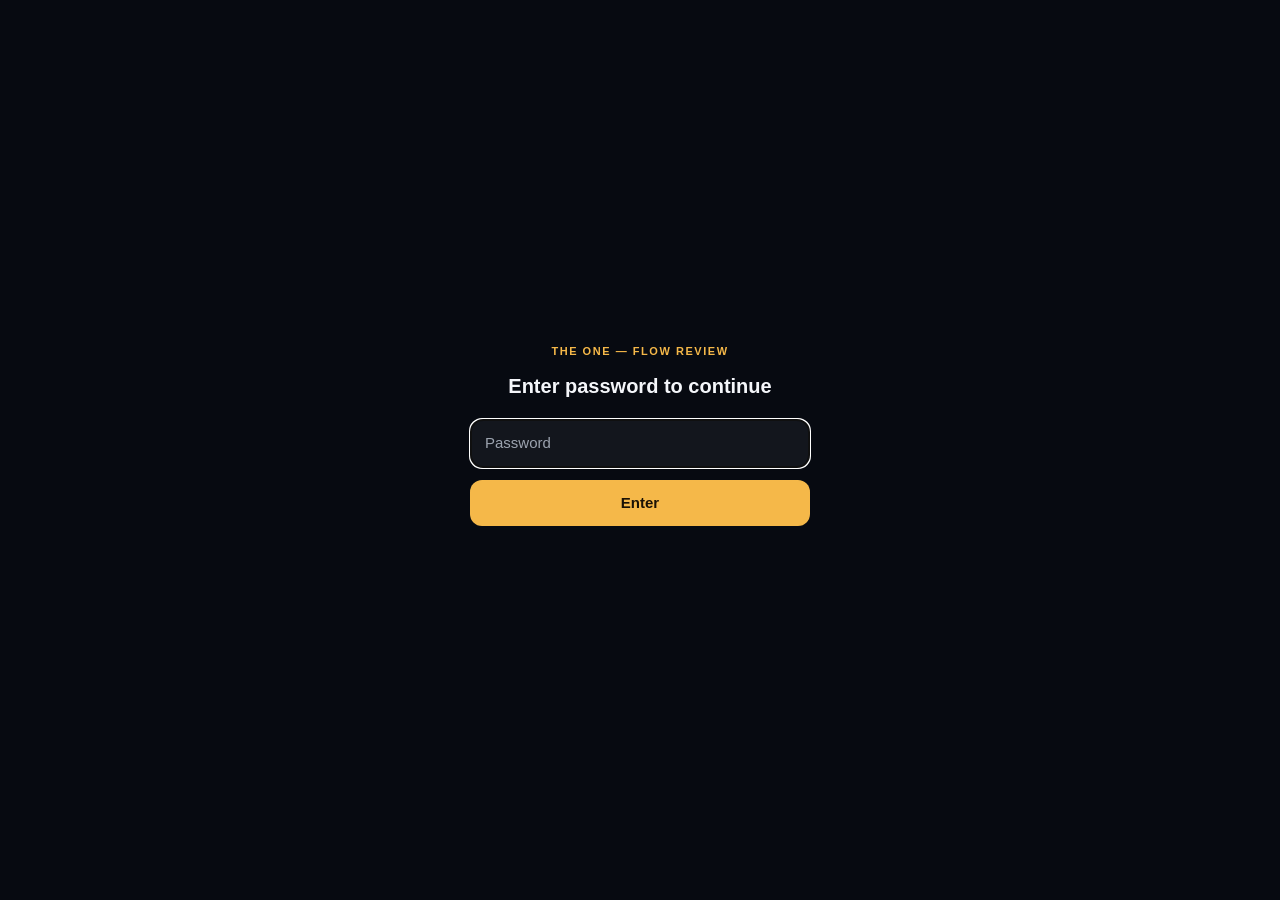
<file: user-flow-presenter.html>
<!doctype html>
<html lang="en">
<meta charset="utf-8">
<meta name="viewport" content="width=device-width, initial-scale=1">
<title>The One — User Flow</title>
<style>body{visibility:hidden}</style>
<script src="gate.js"></script>
<link rel="stylesheet" href="meeting-assets/meeting.css">
<link rel="stylesheet" href="meeting-assets/matchup-picker.css">

<style>
  body{background:
    radial-gradient(1200px 700px at 85% -10%,rgba(255,61,127,.17),transparent 60%),
    radial-gradient(1000px 620px at 5% 10%,rgba(245,184,73,.11),transparent 58%),#070A11;
    min-height:100vh}
  *::-webkit-scrollbar{display:none}
  *{scrollbar-width:none;-ms-overflow-style:none}
  html,body{overflow-x:hidden;max-width:100%}
  .slide{display:none;padding:76px 28px 60px;animation:fade .32s ease}
  .phonewrap{transform-origin:top center}
  .phone{transform-origin:top center;will-change:transform}
  .slide.on{display:block}
  @keyframes fade{from{opacity:0;transform:translateY(10px)}to{opacity:1;transform:none}}
  .dot{width:7px;height:7px;border-radius:99px;background:rgba(255,255,255,.22);transition:.2s;cursor:pointer}
  .dot.on{width:26px;background:#FF3D7F}
  .nav{position:fixed;top:50%;transform:translateY(-50%);width:52px;height:52px;border-radius:99px;
    display:grid;place-items:center;background:rgba(255,255,255,.07);border:1px solid rgba(255,255,255,.13);
    backdrop-filter:blur(12px);color:#F4F6FA;cursor:pointer;transition:.2s;z-index:50}
  .nav:hover{background:rgba(255,255,255,.14)}
  .nav:disabled{opacity:.25;cursor:default}
  @media (prefers-reduced-motion:reduce){*{animation:none!important;transition:none!important}}
  @media print{.slide{display:block!important;page-break-after:always}.nav,.bar{display:none}
    .phone{transform:none!important}.phonewrap{height:auto!important}}

  a:focus-visible,button:focus-visible{outline:2px solid #F5B849;outline-offset:4px}
  @media(max-width:1023px){.slide{padding:86px 16px 100px}.nav{top:auto;bottom:16px;transform:none;width:44px;height:44px}.bar{gap:8px;padding:12px}.bar #count{font-size:10px}}
</style>
<body class="font-sans text-text-primary">

<div class="bar fixed top-0 inset-x-0 z-40 px-6 py-3.5 flex items-center gap-4"
     style="background:linear-gradient(180deg,rgba(7,10,17,.96),rgba(7,10,17,.7) 70%,transparent)">
  <span class="text-[12px] font-extrabold tracking-[.18em] text-secondary shrink-0">THE&nbsp;ONE</span>
  <span data-ver class="shrink-0 rounded-full px-2 py-0.5 text-[10.5px] font-extrabold tracking-[.08em] ring-1 ring-secondary/40 bg-secondary/[.09] text-secondary">V1</span>
  <a href="#1" class="shrink-0 rounded-full ring-1 ring-white/15 bg-white/[.06] hover:bg-white/[.12] transition px-2.5 py-1 text-[11px] font-bold text-text-muted hover:text-text-primary" aria-label="Back to first screen" title="Back to first screen">⌂ Start</a>
  <a href="user-flow-sitemap.html" class="shrink-0 rounded-full ring-1 ring-white/15 bg-white/[.06] hover:bg-white/[.12] transition px-2.5 py-1 text-[11px] font-bold text-text-muted hover:text-text-primary" aria-label="Open site map" title="Open site map">◈ Site map</a>
  <a href="user-flow-presenter.pdf" download="The-One-Flow-V1.pdf" data-pdf class="shrink-0 rounded-full ring-1 ring-white/15 bg-white/[.06] hover:bg-white/[.12] transition px-2.5 py-1 text-[11px] font-bold text-text-muted hover:text-text-primary" aria-label="Download all screens as PDF" title="Download all screens as PDF">&darr; PDF</a>
  <span class="text-[13px] text-text-muted shrink-0 hidden sm:inline">Guided walkthrough · sample data</span>
  <div class="flex-1 flex items-center justify-center gap-1.5 flex-wrap"><button class="dot" data-go="1" aria-label="Screen 1"></button><button class="dot" data-go="2" aria-label="Screen 2"></button><button class="dot" data-go="3" aria-label="Screen 3"></button><button class="dot" data-go="4" aria-label="Screen 4"></button><button class="dot" data-go="5" aria-label="Screen 5"></button><button class="dot" data-go="6" aria-label="Screen 6"></button><button class="dot" data-go="7" aria-label="Screen 7"></button><button class="dot" data-go="8" aria-label="Screen 8"></button><button class="dot" data-go="9" aria-label="Screen 9"></button><button class="dot" data-go="10" aria-label="Screen 10"></button><button class="dot" data-go="11" aria-label="Screen 11"></button><button class="dot" data-go="12" aria-label="Screen 12"></button><button class="dot" data-go="13" aria-label="Screen 13"></button><button class="dot" data-go="14" aria-label="Screen 14"></button><button class="dot" data-go="15" aria-label="Screen 15"></button><button class="dot" data-go="16" aria-label="Screen 16"></button><button class="dot" data-go="17" aria-label="Screen 17"></button><button class="dot" data-go="18" aria-label="Screen 18"></button><button class="dot" data-go="19" aria-label="Screen 19"></button><button class="dot" data-go="20" aria-label="Screen 20"></button><button class="dot" data-go="21" aria-label="Screen 21"></button><button class="dot" data-go="22" aria-label="Screen 22"></button><button class="dot" data-go="23" aria-label="Screen 23"></button><button class="dot" data-go="24" aria-label="Screen 24"></button><button class="dot" data-go="25" aria-label="Screen 25"></button><button class="dot" data-go="26" aria-label="Screen 26"></button><button class="dot" data-go="27" aria-label="Screen 27"></button><button class="dot" data-go="28" aria-label="Screen 28"></button><button class="dot" data-go="29" aria-label="Screen 29"></button></div>
  <span id="count" class="text-[13px] font-bold text-text-muted tabular-nums shrink-0">1 / 29</span>
</div>

<button class="nav left-5" id="prev" aria-label="Previous"><svg class="shrink-0 rotate-90" width="22" height="22" viewBox="0 0 24 24" fill="none" stroke="currentColor" stroke-width="1.9" stroke-linecap="round" stroke-linejoin="round" aria-hidden="true"><path d="M12 5v14"/><path d="M19 12l-7 7-7-7"/></svg></button>
<button class="nav right-5" id="next" aria-label="Next"><svg class="shrink-0 -rotate-90" width="22" height="22" viewBox="0 0 24 24" fill="none" stroke="currentColor" stroke-width="1.9" stroke-linecap="round" stroke-linejoin="round" aria-hidden="true"><path d="M12 5v14"/><path d="M19 12l-7 7-7-7"/></svg></button>

<section class="slide" data-n="1">
  <div class="mx-auto max-w-[1180px] grid gap-10 lg:grid-cols-[440px_1fr] items-start">
    <div class="phonewrap mx-auto w-full max-w-[440px]"><div class="phone rounded-[34px] ring-1 ring-white/12 overflow-hidden pb-6 w-full"
         style="background:linear-gradient(175deg,rgba(255,255,255,.09),rgba(255,255,255,.025));
                backdrop-filter:blur(24px) saturate(150%);
                box-shadow:0 40px 90px -30px rgba(0,0,0,.9),inset 0 1px 0 rgba(255,255,255,.12)">
      <div class="w-24 h-1.5 rounded-full bg-white/20 mx-auto mt-3.5"></div>
      <header class="flex items-center justify-between px-6 pt-4 pb-3">
        <span class="text-[12px] font-extrabold tracking-[.18em] text-secondary">THE&nbsp;ONE</span>
        <span class="text-[11px] text-text-muted">Round 7 · Day 7/15</span>
        <span class="text-[12px] text-text-muted">17:42</span>
      </header>
      <div class="px-6 space-y-4">
        <div><h2 class="text-[26px] font-extrabold tracking-tight leading-tight">Who wins?</h2>
        <p class="text-[13px] text-text-muted mt-1">Match 3 · Round 7</p></div>
<div class="flex items-center justify-between rounded-2xl bg-white/[.05] ring-1 ring-white/10 px-4 py-3"><span class="text-[12px] font-bold uppercase tracking-[.1em] text-text-subtle">Round 7 · Free vote</span><span class="inline-flex items-center gap-1.5 rounded-full bg-secondary/15 ring-1 ring-secondary/30 px-3 py-1.5 text-[13px] font-bold text-secondary"><svg class="shrink-0 " width="14" height="14" viewBox="0 0 24 24" fill="none" stroke="currentColor" stroke-width="1.9" stroke-linecap="round" stroke-linejoin="round" aria-hidden="true"><circle cx="12" cy="12" r="9"/><path d="M12 7v5l3 2"/></svg>Closes tomorrow 11:00</span></div>
<div class="relative flex gap-3"><figure class="relative flex-1 min-w-0 rounded-2xl overflow-hidden ring-1 ring-white/12 h-72" style="background:linear-gradient(165deg,#3B2340,#150C1B)"><div class="absolute inset-0 opacity-70" style="background:radial-gradient(120% 80% at 50% 12%,rgba(255,255,255,.14),transparent 60%)"></div><img src="photos/val-face.jpg" alt="Valentina Restrepo" loading="lazy" onerror="this.remove()" class="absolute inset-0 w-full h-full object-cover z-10"><span class="absolute inset-x-0 bottom-0 h-1/2 z-10 bg-gradient-to-t from-black/70 to-transparent"></span><div class="absolute inset-x-0 bottom-0 z-20 p-3 bg-gradient-to-t from-black/95 via-black/45 to-transparent"><b class="block text-[19px] font-bold leading-tight" >Valentina</b><span class="block text-[12px] text-white/70" >24 · Chapinero</span><span class="block text-[12px] text-secondary font-semibold mt-0.5" >@vale.restrepo · 48.2K</span></div><span class="absolute top-2.5 right-2.5 z-20 rounded-full bg-black/45 ring-1 ring-white/25 px-2.5 py-1 text-[10px] font-bold text-white" style="backdrop-filter:blur(6px)">Tap to vote</span></figure><figure class="relative flex-1 min-w-0 rounded-2xl overflow-hidden ring-1 ring-white/12 h-72" style="background:linear-gradient(165deg,#1F3348,#0C141F)"><div class="absolute inset-0 opacity-70" style="background:radial-gradient(120% 80% at 50% 12%,rgba(255,255,255,.14),transparent 60%)"></div><img src="photos/sof-face.jpg" alt="Sofía Cárdenas" loading="lazy" onerror="this.remove()" class="absolute inset-0 w-full h-full object-cover z-10"><span class="absolute inset-x-0 bottom-0 h-1/2 z-10 bg-gradient-to-t from-black/70 to-transparent"></span><div class="absolute inset-x-0 bottom-0 z-20 p-3 bg-gradient-to-t from-black/95 via-black/45 to-transparent"><b class="block text-[19px] font-bold leading-tight" >Sofía</b><span class="block text-[12px] text-white/70" >22 · Suba</span><span class="block text-[12px] text-secondary font-semibold mt-0.5" >@sofi.cardenas · 31.7K</span></div><span class="absolute top-2.5 right-2.5 z-20 rounded-full bg-black/45 ring-1 ring-white/25 px-2.5 py-1 text-[10px] font-bold text-white" style="backdrop-filter:blur(6px)">Tap to vote</span></figure><span class="absolute left-1/2 top-1/2 -translate-x-1/2 -translate-y-1/2 z-30 w-12 h-12 rounded-full grid place-items-center text-[13px] font-extrabold text-white ring-4 ring-surface-container-lowest" style="background:linear-gradient(140deg,#FF6FA5,#B8155C)">VS</span></div>
<p class="text-center text-[13px] text-text-subtle flex items-center justify-center gap-2"><svg class="shrink-0 " width="15" height="15" viewBox="0 0 24 24" fill="none" stroke="currentColor" stroke-width="1.9" stroke-linecap="round" stroke-linejoin="round" aria-hidden="true"><path d="M9 11V6a2 2 0 1 1 4 0v5"/><path d="M13 11V9a2 2 0 1 1 4 0v2"/><path d="M17 11a2 2 0 1 1 4 0v3a7 7 0 0 1-7 7h-2a7 7 0 0 1-7-7v-1a2 2 0 1 1 4 0"/></svg>Tap her photo to vote · no account needed</p>
<p class="text-center text-[13px] text-text-muted flex items-center justify-center gap-2"><svg class="shrink-0 " width="15" height="15" viewBox="0 0 24 24" fill="none" stroke="currentColor" stroke-width="1.9" stroke-linecap="round" stroke-linejoin="round" aria-hidden="true"><path d="M16 19v-2a4 4 0 0 0-4-4H6a4 4 0 0 0-4 4v2"/><circle cx="9" cy="7" r="4"/></svg> 4,812 have voted</p>
<div class="rounded-2xl ring-1 ring-white/15 bg-white/[.04] px-3.5 py-3 text-[12px] leading-relaxed text-text-subtle"><b>Voting is your choice. Predicting is your guess about everyone else.</b><br>After this overall vote: Best Smile → Style → Confidence → Humor. One contestant choice per category; no account required.</div><div class="mt-4 -mx-6 px-6 pt-3 border-t border-white/[.08] flex"><span class="flex-1 flex flex-col items-center gap-1 py-1 text-primary"><span class="relative"><svg class="shrink-0 " width="18" height="18" viewBox="0 0 24 24" fill="none" stroke="currentColor" stroke-width="1.9" stroke-linecap="round" stroke-linejoin="round" aria-hidden="true"><path d="M12 3l2.6 5.6 6 .8-4.4 4.2 1.1 6-5.3-2.9L6.7 19.6l1.1-6L3.4 9.4l6-.8z"/></svg></span><span class="text-[9.5px] font-semibold">Today</span></span><span class="flex-1 flex flex-col items-center gap-1 py-1 text-text-muted opacity-40"><span class="relative"><svg class="shrink-0 " width="18" height="18" viewBox="0 0 24 24" fill="none" stroke="currentColor" stroke-width="1.9" stroke-linecap="round" stroke-linejoin="round" aria-hidden="true"><path d="M13 2L4 14h7l-1 8 9-12h-7z"/></svg><span class="absolute -top-0.5 -right-1.5 w-2.5 h-2.5 rounded-full bg-white/25 grid place-items-center"><i class="block w-1 h-1 rounded-full bg-white/80"></i></span></span><span class="text-[9.5px] font-semibold">Arena</span></span><span class="flex-1 flex flex-col items-center gap-1 py-1 text-text-muted opacity-40"><span class="relative"><svg class="shrink-0 " width="18" height="18" viewBox="0 0 24 24" fill="none" stroke="currentColor" stroke-width="1.9" stroke-linecap="round" stroke-linejoin="round" aria-hidden="true"><path d="M12 3a9 9 0 1 0 9 9M8 12l3 3 5-6"/></svg><span class="absolute -top-0.5 -right-1.5 w-2.5 h-2.5 rounded-full bg-white/25 grid place-items-center"><i class="block w-1 h-1 rounded-full bg-white/80"></i></span></span><span class="text-[9.5px] font-semibold">Results</span></span><span class="flex-1 flex flex-col items-center gap-1 py-1 text-text-muted opacity-40"><span class="relative"><svg class="shrink-0 " width="18" height="18" viewBox="0 0 24 24" fill="none" stroke="currentColor" stroke-width="1.9" stroke-linecap="round" stroke-linejoin="round" aria-hidden="true"><path d="M8 21h8M12 17v4M7 4h10v5a5 5 0 0 1-10 0z"/><path d="M17 5h3v2a3 3 0 0 1-3 3M7 5H4v2a3 3 0 0 0 3 3"/></svg><span class="absolute -top-0.5 -right-1.5 w-2.5 h-2.5 rounded-full bg-white/25 grid place-items-center"><i class="block w-1 h-1 rounded-full bg-white/80"></i></span></span><span class="text-[9.5px] font-semibold">Standings</span></span></div>
      </div>
    </div></div>
    <aside class="lg:pt-6">
      <span class="inline-flex items-center gap-2 rounded-full px-3.5 py-1.5 text-[12px] font-bold ring-1 text-text-subtle bg-white/[.07] ring-white/12">
        <i class="w-2 h-2 rounded-full bg-current opacity-80"></i>From Mati's docs</span>
      <h3 class="mt-4 text-[34px] font-extrabold tracking-tight leading-tight">Who wins?</h3>
      <p class="text-[15px] text-text-muted mt-1.5">Acquisition · Screen 1 of 29</p>
      <div class="mt-6 max-w-[520px] space-y-3"><div class="rounded-xl ring-1 ring-white/15 bg-white/[.04] px-4 py-3 text-[13px] leading-relaxed text-text-subtle"><b>Proposed voter flow:</b> overall choice → four category votes using the relevant photos/clips → vote confirmation → invitation to predict. Category voting supplies the four crowd percentages used in results.</div><div class="rounded-xl ring-1 ring-white/15 bg-white/[.04] px-4 py-3 text-[13px] leading-relaxed text-text-subtle">Each category percentage uses the valid votes cast for that category, not the number of predictions. Missing category answers are excluded from that category’s denominator. <b>Meeting decision:</b> confirm this collection flow and its validation rules.</div><div class="rounded-xl ring-1 ring-white/15 bg-white/[.04] px-4 py-3 text-[13px] leading-relaxed text-text-subtle">The walkthrough continues at the prediction hub. Public voters may stop after voting; they are not required to become predictors.</div></div>
    </aside>
  </div>
</section>
<section class="slide" data-n="2">
  <div class="mx-auto max-w-[1180px] grid gap-10 lg:grid-cols-[440px_1fr] items-start">
    <div class="phonewrap mx-auto w-full max-w-[440px]"><div class="phone rounded-[34px] ring-1 ring-white/12 overflow-hidden pb-6 w-full"
         style="background:linear-gradient(175deg,rgba(255,255,255,.09),rgba(255,255,255,.025));
                backdrop-filter:blur(24px) saturate(150%);
                box-shadow:0 40px 90px -30px rgba(0,0,0,.9),inset 0 1px 0 rgba(255,255,255,.12)">
      <div class="w-24 h-1.5 rounded-full bg-white/20 mx-auto mt-3.5"></div>
      <header class="flex items-center justify-between px-6 pt-4 pb-3">
        <span class="text-[12px] font-extrabold tracking-[.18em] text-secondary">THE&nbsp;ONE</span>
        <span class="text-[11px] text-text-muted">Round 7 · Day 7/15</span>
        <span class="text-[12px] text-text-muted">17:44</span>
      </header>
      <div class="px-6 space-y-4"><div class="matchup-picker" tabindex="0" role="region" aria-label="Choose two matchups. Swipe right or use the next button to browse.">
<div class="matchup-heading"><h2>Choose your 2 matchups</h2><p>Round 7 · Submit by tomorrow 11:00</p></div>
<div class="matchup-status"><span id="matchup-position" aria-live="polite">Matchup 1 of 8</span><b id="matchup-count">0 / 2 selected</b></div>
<div class="matchup-stage"><div class="matchup-card" data-matchup="0"><figure><div class="matchup-photo"><img src="photos/val-face.jpg" alt="Valentina" draggable="false"></div><figcaption><b>Valentina</b><span>Chapinero</span></figcaption></figure><figure><div class="matchup-photo"><img src="photos/sof-face.jpg" alt="Sofía" draggable="false"></div><figcaption><b>Sofía</b><span>Suba</span></figcaption></figure></div><div class="matchup-card" data-matchup="1" hidden><figure><div class="matchup-photo"><img src="meeting-assets/matchup-mar.jpg" alt="Mariana" draggable="false"><span class="matchup-demo">AI demo</span></div><figcaption><b>Mariana</b><span>Usaquén</span></figcaption></figure><figure><div class="matchup-photo"><img src="meeting-assets/matchup-dan.jpg" alt="Daniela" draggable="false"><span class="matchup-demo">AI demo</span></div><figcaption><b>Daniela</b><span>Kennedy</span></figcaption></figure></div><div class="matchup-card" data-matchup="2" hidden><figure><div class="matchup-photo"><img src="meeting-assets/matchup-cam.jpg" alt="Camila" draggable="false"><span class="matchup-demo">AI demo</span></div><figcaption><b>Camila</b><span>Bogotá</span></figcaption></figure><figure><div class="matchup-photo"><img src="meeting-assets/matchup-luc.jpg" alt="Luciana" draggable="false"><span class="matchup-demo">AI demo</span></div><figcaption><b>Luciana</b><span>Bogotá</span></figcaption></figure></div><div class="matchup-card" data-matchup="3" hidden><figure><div class="matchup-photo"><img src="meeting-assets/matchup-isa.jpg" alt="Isabella" draggable="false"><span class="matchup-demo">AI demo</span></div><figcaption><b>Isabella</b><span>Engativá</span></figcaption></figure><figure><div class="matchup-photo"><img src="meeting-assets/matchup-man.jpg" alt="Manuela" draggable="false"><span class="matchup-demo">AI demo</span></div><figcaption><b>Manuela</b><span>Fontibón</span></figcaption></figure></div><div class="matchup-card" data-matchup="4" hidden><figure><div class="matchup-photo"><img src="meeting-assets/matchup-nat.jpg" alt="Natalia" draggable="false"><span class="matchup-demo">AI demo</span></div><figcaption><b>Natalia</b><span>Bogotá</span></figcaption></figure><figure><div class="matchup-photo"><img src="meeting-assets/matchup-pau.jpg" alt="Paulina" draggable="false"><span class="matchup-demo">AI demo</span></div><figcaption><b>Paulina</b><span>Bogotá</span></figcaption></figure></div><div class="matchup-card" data-matchup="5" hidden><figure><div class="matchup-photo"><img src="meeting-assets/matchup-ana.jpg" alt="Ana" draggable="false"><span class="matchup-demo">AI demo</span></div><figcaption><b>Ana</b><span>Teusaquillo</span></figcaption></figure><figure><div class="matchup-photo"><img src="meeting-assets/matchup-juli.jpg" alt="Juliana" draggable="false"><span class="matchup-demo">AI demo</span></div><figcaption><b>Juliana</b><span>Bosa</span></figcaption></figure></div><div class="matchup-card" data-matchup="6" hidden><figure><div class="matchup-photo"><img src="meeting-assets/matchup-car.jpg" alt="Carolina" draggable="false"><span class="matchup-demo">AI demo</span></div><figcaption><b>Carolina</b><span>Puente Aranda</span></figcaption></figure><figure><div class="matchup-photo"><img src="meeting-assets/matchup-gab.jpg" alt="Gabriela" draggable="false"><span class="matchup-demo">AI demo</span></div><figcaption><b>Gabriela</b><span>Barrios Unidos</span></figcaption></figure></div><div class="matchup-card" data-matchup="7" hidden><figure><div class="matchup-photo"><img src="meeting-assets/matchup-sar.jpg" alt="Sara" draggable="false"><span class="matchup-demo">AI demo</span></div><figcaption><b>Sara</b><span>Bogotá</span></figcaption></figure><figure><div class="matchup-photo"><img src="meeting-assets/matchup-lau.jpg" alt="Laura" draggable="false"><span class="matchup-demo">AI demo</span></div><figcaption><b>Laura</b><span>Bogotá</span></figcaption></figure></div></div>
<div class="matchup-browse"><button type="button" id="matchup-prev" aria-label="Previous matchup">←</button><span>Swipe right for the next matchup →</span><button type="button" id="matchup-next" aria-label="Next matchup">→</button></div>
<button type="button" id="matchup-select" aria-pressed="false">Select this matchup</button>
<div id="matchup-message" role="status" aria-live="polite">Choose two pairs to predict.</div>
<div id="matchup-selections" aria-label="Selected matchups"></div>
<button type="button" id="matchup-continue" disabled>Choose 2 to continue</button>
</div><div class="mt-4 -mx-6 px-6 pt-3 border-t border-white/[.08] flex"><span class="flex-1 flex flex-col items-center gap-1 py-1 text-primary"><span class="relative"><svg class="shrink-0 " width="18" height="18" viewBox="0 0 24 24" fill="none" stroke="currentColor" stroke-width="1.9" stroke-linecap="round" stroke-linejoin="round" aria-hidden="true"><path d="M12 3l2.6 5.6 6 .8-4.4 4.2 1.1 6-5.3-2.9L6.7 19.6l1.1-6L3.4 9.4l6-.8z"/></svg></span><span class="text-[9.5px] font-semibold">Today</span></span><span class="flex-1 flex flex-col items-center gap-1 py-1 text-text-muted"><span class="relative"><svg class="shrink-0 " width="18" height="18" viewBox="0 0 24 24" fill="none" stroke="currentColor" stroke-width="1.9" stroke-linecap="round" stroke-linejoin="round" aria-hidden="true"><path d="M13 2L4 14h7l-1 8 9-12h-7z"/></svg></span><span class="text-[9.5px] font-semibold">Arena</span></span><span class="flex-1 flex flex-col items-center gap-1 py-1 text-text-muted"><span class="relative"><svg class="shrink-0 " width="18" height="18" viewBox="0 0 24 24" fill="none" stroke="currentColor" stroke-width="1.9" stroke-linecap="round" stroke-linejoin="round" aria-hidden="true"><path d="M12 3a9 9 0 1 0 9 9M8 12l3 3 5-6"/></svg></span><span class="text-[9.5px] font-semibold">Results</span></span><span class="flex-1 flex flex-col items-center gap-1 py-1 text-text-muted"><span class="relative"><svg class="shrink-0 " width="18" height="18" viewBox="0 0 24 24" fill="none" stroke="currentColor" stroke-width="1.9" stroke-linecap="round" stroke-linejoin="round" aria-hidden="true"><path d="M8 21h8M12 17v4M7 4h10v5a5 5 0 0 1-10 0z"/><path d="M17 5h3v2a3 3 0 0 1-3 3M7 5H4v2a3 3 0 0 0 3 3"/></svg></span><span class="text-[9.5px] font-semibold">Standings</span></span></div>
      </div>
    </div></div>
    <aside class="lg:pt-6">
      <span class="inline-flex items-center gap-2 rounded-full px-3.5 py-1.5 text-[12px] font-bold ring-1 text-text-subtle bg-white/[.07] ring-white/12">
        <i class="w-2 h-2 rounded-full bg-current opacity-80"></i>From Mati's docs</span>
      <h3 class="mt-4 text-[34px] font-extrabold tracking-tight leading-tight">Choose your 2 matchups</h3>
      <p class="text-[15px] text-text-muted mt-1.5">Acquisition · Screen 2 of 29</p>
      <div class="mt-6 max-w-[520px]"><div class="mt-3"><div class="rounded-xl ring-1 px-4 py-3 text-[13px] leading-relaxed bg-primary/10 ring-primary/25 text-state-pink-tint">Browse one matchup at a time with large portraits. Swipe right, press Right Arrow, or tap Next. Select any two; tap a selected pair to remove it. Selection persists while browsing. This picker is interactive; Continue opens the existing fixed prediction walkthrough, which does not adapt to the selected pairs.</div></div></div>
    </aside>
  </div>
</section>
<section class="slide" data-n="3">
  <div class="mx-auto max-w-[1180px] grid gap-10 lg:grid-cols-[440px_1fr] items-start">
    <div class="phonewrap mx-auto w-full max-w-[440px]"><div class="phone rounded-[34px] ring-1 ring-white/12 overflow-hidden pb-6 w-full"
         style="background:linear-gradient(175deg,rgba(255,255,255,.09),rgba(255,255,255,.025));
                backdrop-filter:blur(24px) saturate(150%);
                box-shadow:0 40px 90px -30px rgba(0,0,0,.9),inset 0 1px 0 rgba(255,255,255,.12)">
      <div class="w-24 h-1.5 rounded-full bg-white/20 mx-auto mt-3.5"></div>
      <header class="flex items-center justify-between px-6 pt-4 pb-3">
        <span class="text-[12px] font-extrabold tracking-[.18em] text-secondary">THE&nbsp;ONE</span>
        <span class="text-[11px] text-text-muted">Round 7 · Day 7/15</span>
        <span class="text-[12px] text-text-muted">17:45</span>
      </header>
      <div class="px-6 space-y-4">
        <div><h2 class="text-[26px] font-extrabold tracking-tight leading-tight">Study the matchup</h2>
        <p class="text-[13px] text-text-muted mt-1">Browse all four categories, then predict</p></div>
<div class="flex items-center gap-3 -mt-1 mb-1"><span class="w-9 h-9 rounded-xl bg-white/[.06] ring-1 ring-white/12 grid place-items-center shrink-0 cursor-pointer"><svg class="shrink-0 rotate-90" width="17" height="17" viewBox="0 0 24 24" fill="none" stroke="currentColor" stroke-width="1.9" stroke-linecap="round" stroke-linejoin="round" aria-hidden="true"><path d="M12 5v14"/><path d="M19 12l-7 7-7-7"/></svg></span><span class="flex-1 text-[12px] font-bold uppercase tracking-[.12em] text-text-subtle truncate">Round 7 · matchup 1</span></div>
<div class="flex items-center justify-between rounded-2xl bg-white/[.05] ring-1 ring-white/10 px-4 py-3"><span class="text-[12px] font-bold uppercase tracking-[.1em] text-text-subtle">Main card</span><span class="text-[13px] text-text-muted">Match 1 of 2</span></div>
<div class="flex flex-wrap gap-1.5"><span class="flex-1 min-w-0 inline-flex items-center justify-center gap-1.5 rounded-full px-1.5 py-2.5 text-[12px] font-bold whitespace-nowrap text-white" style="background:linear-gradient(135deg,#FF3D7F,#B8155C)"><svg class="shrink-0 " width="14" height="14" viewBox="0 0 24 24" fill="none" stroke="currentColor" stroke-width="1.9" stroke-linecap="round" stroke-linejoin="round" aria-hidden="true"><circle cx="12" cy="12" r="9"/><path d="M8.5 14.5a4.5 4.5 0 0 0 7 0"/><path d="M9 9.5h.01M15 9.5h.01"/></svg>Best Smile</span><span class="flex-1 min-w-0 inline-flex items-center justify-center gap-1.5 rounded-full px-1.5 py-2.5 text-[12px] font-bold whitespace-nowrap text-text-subtle bg-white/[.055] ring-1 ring-white/10"><svg class="shrink-0 " width="14" height="14" viewBox="0 0 24 24" fill="none" stroke="currentColor" stroke-width="1.9" stroke-linecap="round" stroke-linejoin="round" aria-hidden="true"><path d="M8 3l4 2 4-2 5 3-2.5 3.5L17 9v12H7V9l-1.5.5L3 6z"/></svg>Style</span><span class="flex-1 min-w-0 inline-flex items-center justify-center gap-1.5 rounded-full px-1.5 py-2.5 text-[12px] font-bold whitespace-nowrap text-text-subtle bg-white/[.055] ring-1 ring-white/10"><svg class="shrink-0 " width="14" height="14" viewBox="0 0 24 24" fill="none" stroke="currentColor" stroke-width="1.9" stroke-linecap="round" stroke-linejoin="round" aria-hidden="true"><path d="M13 2L4 14h7l-1 8 9-12h-7z"/></svg>Confidence</span><span class="flex-1 min-w-0 inline-flex items-center justify-center gap-1.5 rounded-full px-1.5 py-2.5 text-[12px] font-bold whitespace-nowrap text-text-subtle bg-white/[.055] ring-1 ring-white/10"><svg class="shrink-0 " width="14" height="14" viewBox="0 0 24 24" fill="none" stroke="currentColor" stroke-width="1.9" stroke-linecap="round" stroke-linejoin="round" aria-hidden="true"><rect x="9" y="3" width="6" height="11" rx="3"/><path d="M5 11a7 7 0 0 0 14 0M12 18v3"/></svg>Humor</span></div>
<div class="relative flex gap-3"><figure class="relative flex-1 min-w-0 rounded-2xl overflow-hidden ring-1 ring-white/12 h-56" style="background:linear-gradient(165deg,#3B2340,#150C1B)"><div class="absolute inset-0 opacity-70" style="background:radial-gradient(120% 80% at 50% 12%,rgba(255,255,255,.14),transparent 60%)"></div><img src="photos/val-face.jpg" alt="Valentina Restrepo" loading="lazy" onerror="this.remove()" class="absolute inset-0 w-full h-full object-cover z-10"><span class="absolute inset-x-0 bottom-0 h-1/2 z-10 bg-gradient-to-t from-black/70 to-transparent"></span></figure><figure class="relative flex-1 min-w-0 rounded-2xl overflow-hidden ring-1 ring-white/12 h-56" style="background:linear-gradient(165deg,#1F3348,#0C141F)"><div class="absolute inset-0 opacity-70" style="background:radial-gradient(120% 80% at 50% 12%,rgba(255,255,255,.14),transparent 60%)"></div><img src="photos/sof-face.jpg" alt="Sofía Cárdenas" loading="lazy" onerror="this.remove()" class="absolute inset-0 w-full h-full object-cover z-10"><span class="absolute inset-x-0 bottom-0 h-1/2 z-10 bg-gradient-to-t from-black/70 to-transparent"></span></figure><span class="absolute left-1/2 top-1/2 -translate-x-1/2 -translate-y-1/2 z-30 w-12 h-12 rounded-full grid place-items-center text-[13px] font-extrabold text-white ring-4 ring-surface-container-lowest" style="background:linear-gradient(140deg,#FF6FA5,#B8155C)">VS</span></div>
<div class="space-y-2"><div class="flex items-center gap-3 rounded-2xl bg-white/[.045] ring-1 ring-white/[.08] px-3 py-2.5"><span class="w-9 h-9 rounded-xl bg-white/[.07] text-secondary grid place-items-center shrink-0"><svg class="shrink-0 " width="16" height="16" viewBox="0 0 24 24" fill="none" stroke="currentColor" stroke-width="1.9" stroke-linecap="round" stroke-linejoin="round" aria-hidden="true"><path d="M8 5l11 7-11 7z"/></svg></span><div class="flex-1 min-w-0"><b class="block text-[12.5px]">Confidence · 2 clips · 0:15 each</b><span class="block text-[11px] text-text-muted truncate italic">&ldquo;Tell us why someone should remember you after meeting you once.&rdquo;</span></div></div><div class="flex items-center gap-3 rounded-2xl bg-white/[.045] ring-1 ring-white/[.08] px-3 py-2.5"><span class="w-9 h-9 rounded-xl bg-white/[.07] text-secondary grid place-items-center shrink-0"><svg class="shrink-0 " width="16" height="16" viewBox="0 0 24 24" fill="none" stroke="currentColor" stroke-width="1.9" stroke-linecap="round" stroke-linejoin="round" aria-hidden="true"><path d="M8 5l11 7-11 7z"/></svg></span><div class="flex-1 min-w-0"><b class="block text-[12.5px]">Sense of Humor · 2 clips · 0:15 each</b><span class="block text-[11px] text-text-muted truncate italic">&ldquo;Tell us about the worst pickup line anyone has ever used on you — and how you reacted.&rdquo;</span></div></div></div>
<button class="w-full min-h-[52px] rounded-2xl text-[15px] font-bold flex items-center justify-center gap-2 px-4 cursor-pointer transition text-white" style="background:linear-gradient(135deg,#FF3D7F,#B8155C);box-shadow:0 10px 26px -8px rgba(255,61,127,.75)">Start predicting · 5 steps</button>
<div class="mt-4 -mx-6 px-6 pt-3 border-t border-white/[.08] flex"><span class="flex-1 flex flex-col items-center gap-1 py-1 text-primary"><span class="relative"><svg class="shrink-0 " width="18" height="18" viewBox="0 0 24 24" fill="none" stroke="currentColor" stroke-width="1.9" stroke-linecap="round" stroke-linejoin="round" aria-hidden="true"><path d="M12 3l2.6 5.6 6 .8-4.4 4.2 1.1 6-5.3-2.9L6.7 19.6l1.1-6L3.4 9.4l6-.8z"/></svg></span><span class="text-[9.5px] font-semibold">Today</span></span><span class="flex-1 flex flex-col items-center gap-1 py-1 text-text-muted"><span class="relative"><svg class="shrink-0 " width="18" height="18" viewBox="0 0 24 24" fill="none" stroke="currentColor" stroke-width="1.9" stroke-linecap="round" stroke-linejoin="round" aria-hidden="true"><path d="M13 2L4 14h7l-1 8 9-12h-7z"/></svg></span><span class="text-[9.5px] font-semibold">Arena</span></span><span class="flex-1 flex flex-col items-center gap-1 py-1 text-text-muted"><span class="relative"><svg class="shrink-0 " width="18" height="18" viewBox="0 0 24 24" fill="none" stroke="currentColor" stroke-width="1.9" stroke-linecap="round" stroke-linejoin="round" aria-hidden="true"><path d="M12 3a9 9 0 1 0 9 9M8 12l3 3 5-6"/></svg></span><span class="text-[9.5px] font-semibold">Results</span></span><span class="flex-1 flex flex-col items-center gap-1 py-1 text-text-muted"><span class="relative"><svg class="shrink-0 " width="18" height="18" viewBox="0 0 24 24" fill="none" stroke="currentColor" stroke-width="1.9" stroke-linecap="round" stroke-linejoin="round" aria-hidden="true"><path d="M8 21h8M12 17v4M7 4h10v5a5 5 0 0 1-10 0z"/><path d="M17 5h3v2a3 3 0 0 1-3 3M7 5H4v2a3 3 0 0 0 3 3"/></svg></span><span class="text-[9.5px] font-semibold">Standings</span></span></div>
      </div>
    </div></div>
    <aside class="lg:pt-6">
      <span class="inline-flex items-center gap-2 rounded-full px-3.5 py-1.5 text-[12px] font-bold ring-1 text-text-subtle bg-white/[.07] ring-white/12">
        <i class="w-2 h-2 rounded-full bg-current opacity-80"></i>From Mati's docs</span>
      <h3 class="mt-4 text-[34px] font-extrabold tracking-tight leading-tight">Study the matchup</h3>
      <p class="text-[15px] text-text-muted mt-1.5">Acquisition · Screen 3 of 29</p>
      <div class="mt-6 max-w-[520px]"><div class="mt-3"><div class="rounded-xl ring-1 px-4 py-3 text-[13px] leading-relaxed bg-tertiary/10 ring-tertiary/25 text-state-success-tint">Engagement doc: the player sees the photos, videos and four categories <b>before</b> predicting. This is where that happens — so the five answer screens stay fast.</div></div><div class="mt-3"><div class="rounded-xl ring-1 px-4 py-3 text-[13px] leading-relaxed bg-tertiary/10 ring-tertiary/25 text-state-success-tint">Clips capped at 0:15. Two contestants × two prompts × two matchups at 0:38 was ~5 minutes of video a day — too much for the daily habit Result_Timing describes.</div></div></div>
    </aside>
  </div>
</section>
<section class="slide" data-n="4">
  <div class="mx-auto max-w-[1180px] grid gap-10 lg:grid-cols-[440px_1fr] items-start">
    <div class="phonewrap mx-auto w-full max-w-[440px]"><div class="phone rounded-[34px] ring-1 ring-white/12 overflow-hidden pb-6 w-full"
         style="background:linear-gradient(175deg,rgba(255,255,255,.09),rgba(255,255,255,.025));
                backdrop-filter:blur(24px) saturate(150%);
                box-shadow:0 40px 90px -30px rgba(0,0,0,.9),inset 0 1px 0 rgba(255,255,255,.12)">
      <div class="w-24 h-1.5 rounded-full bg-white/20 mx-auto mt-3.5"></div>
      <header class="flex items-center justify-between px-6 pt-4 pb-3">
        <span class="text-[12px] font-extrabold tracking-[.18em] text-secondary">THE&nbsp;ONE</span>
        <span class="text-[11px] text-text-muted">Round 7 · Day 7/15</span>
        <span class="text-[12px] text-text-muted">17:46</span>
      </header>
      <div class="px-6 space-y-4">
        <div><h2 class="text-[26px] font-extrabold tracking-tight leading-tight">Who will win?</h2>
        <p class="text-[13px] text-text-muted mt-1">Prediction 1 of 5</p></div>
<div class="flex items-center gap-3 -mt-1 mb-1"><span class="w-9 h-9 rounded-xl bg-white/[.06] ring-1 ring-white/12 grid place-items-center shrink-0 cursor-pointer"><svg class="shrink-0 rotate-90" width="17" height="17" viewBox="0 0 24 24" fill="none" stroke="currentColor" stroke-width="1.9" stroke-linecap="round" stroke-linejoin="round" aria-hidden="true"><path d="M12 5v14"/><path d="M19 12l-7 7-7-7"/></svg></span><span class="flex-1 text-[12px] font-bold uppercase tracking-[.12em] text-text-subtle truncate">Match 1 of 2 · Valentina vs Sofía</span><div class="flex items-center gap-1.5"><i class="h-1.5 rounded-full transition-all w-7 bg-primary"></i><i class="h-1.5 rounded-full transition-all w-4 bg-white/10"></i><i class="h-1.5 rounded-full transition-all w-4 bg-white/10"></i><i class="h-1.5 rounded-full transition-all w-4 bg-white/10"></i><i class="h-1.5 rounded-full transition-all w-4 bg-white/10"></i></div></div>
<div class="rounded-2xl bg-white/[.045] ring-1 ring-white/[.08] px-3 py-2.5"><div class="flex items-center gap-2.5"><div class="w-9 h-9 rounded-xl overflow-hidden shrink-0"><figure class="relative flex-1 min-w-0 rounded-2xl overflow-hidden ring-1 ring-white/12 h-9" style="background:linear-gradient(165deg,#3B2340,#150C1B)"><div class="absolute inset-0 opacity-70" style="background:radial-gradient(120% 80% at 50% 12%,rgba(255,255,255,.14),transparent 60%)"></div><img src="photos/val-face.jpg" alt="Valentina Restrepo" loading="lazy" onerror="this.remove()" class="absolute inset-0 w-full h-full object-cover z-10"><span class="absolute inset-x-0 bottom-0 h-1/2 z-10 bg-gradient-to-t from-black/70 to-transparent"></span></figure></div><b class="text-[13px] truncate">Valentina <span class="inline-grid place-items-center w-3.5 h-3.5 rounded-full bg-tertiary text-surface-container-lowest text-[8px] font-black align-middle">&#10003;</span></b><span class="text-[10px] font-black text-text-muted px-1.5">VS</span><b class="text-[13px] truncate flex-1">Sofía <span class="inline-grid place-items-center w-3.5 h-3.5 rounded-full bg-tertiary text-surface-container-lowest text-[8px] font-black align-middle">&#10003;</span></b><div class="w-9 h-9 rounded-xl overflow-hidden shrink-0"><figure class="relative flex-1 min-w-0 rounded-2xl overflow-hidden ring-1 ring-white/12 h-9" style="background:linear-gradient(165deg,#1F3348,#0C141F)"><div class="absolute inset-0 opacity-70" style="background:radial-gradient(120% 80% at 50% 12%,rgba(255,255,255,.14),transparent 60%)"></div><img src="photos/sof-face.jpg" alt="Sofía Cárdenas" loading="lazy" onerror="this.remove()" class="absolute inset-0 w-full h-full object-cover z-10"><span class="absolute inset-x-0 bottom-0 h-1/2 z-10 bg-gradient-to-t from-black/70 to-transparent"></span></figure></div></div><div class="flex items-center gap-2 mt-2.5"><span class="inline-flex items-center gap-1.5 rounded-full ring-1 px-2.5 py-1 text-[10.5px] font-bold whitespace-nowrap text-state-pink-tint bg-primary/15 ring-primary/30">Overall winner</span><span class="inline-flex items-center gap-1.5 rounded-full ring-1 px-2.5 py-1 text-[10.5px] font-bold whitespace-nowrap text-secondary bg-secondary/15 ring-secondary/30">Submit by tomorrow 11:00</span></div></div>
<div class="relative flex gap-3"><figure class="relative flex-1 min-w-0 rounded-2xl overflow-hidden ring-[3px] ring-primary h-56" style="background:linear-gradient(165deg,#3B2340,#150C1B)"><div class="absolute inset-0 opacity-70" style="background:radial-gradient(120% 80% at 50% 12%,rgba(255,255,255,.14),transparent 60%)"></div><img src="photos/val-face.jpg" alt="Valentina Restrepo" loading="lazy" onerror="this.remove()" class="absolute inset-0 w-full h-full object-cover z-10"><span class="absolute inset-x-0 bottom-0 h-1/2 z-10 bg-gradient-to-t from-black/70 to-transparent"></span><span class="absolute top-2.5 right-2.5 z-20 w-7 h-7 rounded-full bg-primary text-white flex items-center justify-center shadow-lg"><svg class="shrink-0 " width="15" height="15" viewBox="0 0 24 24" fill="none" stroke="currentColor" stroke-width="1.9" stroke-linecap="round" stroke-linejoin="round" aria-hidden="true"><path d="M20 6L9 17l-5-5"/></svg></span></figure><figure class="relative flex-1 min-w-0 rounded-2xl overflow-hidden ring-1 ring-white/12 h-56" style="background:linear-gradient(165deg,#1F3348,#0C141F)"><div class="absolute inset-0 opacity-70" style="background:radial-gradient(120% 80% at 50% 12%,rgba(255,255,255,.14),transparent 60%)"></div><img src="photos/sof-face.jpg" alt="Sofía Cárdenas" loading="lazy" onerror="this.remove()" class="absolute inset-0 w-full h-full object-cover z-10"><span class="absolute inset-x-0 bottom-0 h-1/2 z-10 bg-gradient-to-t from-black/70 to-transparent"></span></figure><span class="absolute left-1/2 top-1/2 -translate-x-1/2 -translate-y-1/2 z-30 w-12 h-12 rounded-full grid place-items-center text-[13px] font-extrabold text-white ring-4 ring-surface-container-lowest" style="background:linear-gradient(140deg,#FF6FA5,#B8155C)">VS</span></div>
<div class="flex gap-2.5"><button class="w-full min-h-[52px] rounded-2xl text-[15px] font-bold flex items-center justify-center gap-2 px-4 cursor-pointer transition ring-2 ring-primary bg-primary/15 text-white"><svg class="shrink-0 " width="15" height="15" viewBox="0 0 24 24" fill="none" stroke="currentColor" stroke-width="1.9" stroke-linecap="round" stroke-linejoin="round" aria-hidden="true"><path d="M20 6L9 17l-5-5"/></svg> Valentina</button><button class="w-full min-h-[52px] rounded-2xl text-[15px] font-bold flex items-center justify-center gap-2 px-4 cursor-pointer transition bg-white/[.06] ring-1 ring-white/12 text-text-primary hover:bg-white/[.1]">Sofía</button></div>
<p class="text-center text-[11px] text-text-muted">Tap a name to continue · edit any step from the summary later</p>
<div class="rounded-2xl bg-white/[.045] ring-1 ring-white/[.08] overflow-hidden"><div class="flex items-center justify-between px-3.5 py-2.5 bg-white/[.04] border-b border-white/[.07]"><b class="text-[12px] font-extrabold uppercase tracking-[.1em]">Prediction summary</b><span class="inline-flex items-center gap-1.5 rounded-full ring-1 px-2.5 py-1 text-[10.5px] font-bold whitespace-nowrap text-tertiary bg-tertiary/15 ring-tertiary/30">1/5 set</span></div><div class="flex items-center justify-between px-3.5 py-2.5 border-b border-white/[.06] last:border-0"><span class="flex items-center gap-2 text-[13px] text-text-muted"><svg class="shrink-0 " width="14" height="14" viewBox="0 0 24 24" fill="none" stroke="currentColor" stroke-width="1.9" stroke-linecap="round" stroke-linejoin="round" aria-hidden="true"><path d="M12 3l2.6 5.6 6 .8-4.4 4.2 1.1 6-5.3-2.9L6.7 19.6l1.1-6L3.4 9.4l6-.8z"/></svg>Overall winner</span><b class="text-[14px] ">Valentina</b></div><div class="flex items-center justify-between px-3.5 py-2.5 border-b border-white/[.06] last:border-0"><span class="flex items-center gap-2 text-[13px] text-text-muted"><svg class="shrink-0 " width="14" height="14" viewBox="0 0 24 24" fill="none" stroke="currentColor" stroke-width="1.9" stroke-linecap="round" stroke-linejoin="round" aria-hidden="true"><circle cx="12" cy="12" r="9"/><path d="M8.5 14.5a4.5 4.5 0 0 0 7 0"/><path d="M9 9.5h.01M15 9.5h.01"/></svg>Best Smile</span><b class="text-[14px] ">—</b></div><div class="flex items-center justify-between px-3.5 py-2.5 border-b border-white/[.06] last:border-0"><span class="flex items-center gap-2 text-[13px] text-text-muted"><svg class="shrink-0 " width="14" height="14" viewBox="0 0 24 24" fill="none" stroke="currentColor" stroke-width="1.9" stroke-linecap="round" stroke-linejoin="round" aria-hidden="true"><path d="M8 3l4 2 4-2 5 3-2.5 3.5L17 9v12H7V9l-1.5.5L3 6z"/></svg>Style</span><b class="text-[14px] ">—</b></div><div class="flex items-center justify-between px-3.5 py-2.5 border-b border-white/[.06] last:border-0"><span class="flex items-center gap-2 text-[13px] text-text-muted"><svg class="shrink-0 " width="14" height="14" viewBox="0 0 24 24" fill="none" stroke="currentColor" stroke-width="1.9" stroke-linecap="round" stroke-linejoin="round" aria-hidden="true"><path d="M13 2L4 14h7l-1 8 9-12h-7z"/></svg>Confidence</span><b class="text-[14px] ">—</b></div><div class="flex items-center justify-between px-3.5 py-2.5 border-b border-white/[.06] last:border-0"><span class="flex items-center gap-2 text-[13px] text-text-muted"><svg class="shrink-0 " width="14" height="14" viewBox="0 0 24 24" fill="none" stroke="currentColor" stroke-width="1.9" stroke-linecap="round" stroke-linejoin="round" aria-hidden="true"><rect x="9" y="3" width="6" height="11" rx="3"/><path d="M5 11a7 7 0 0 0 14 0M12 18v3"/></svg>Sense of Humor</span><b class="text-[14px] ">—</b></div></div>
<div class="mt-4 -mx-6 px-6 pt-3 border-t border-white/[.08] flex"><span class="flex-1 flex flex-col items-center gap-1 py-1 text-primary"><span class="relative"><svg class="shrink-0 " width="18" height="18" viewBox="0 0 24 24" fill="none" stroke="currentColor" stroke-width="1.9" stroke-linecap="round" stroke-linejoin="round" aria-hidden="true"><path d="M12 3l2.6 5.6 6 .8-4.4 4.2 1.1 6-5.3-2.9L6.7 19.6l1.1-6L3.4 9.4l6-.8z"/></svg></span><span class="text-[9.5px] font-semibold">Today</span></span><span class="flex-1 flex flex-col items-center gap-1 py-1 text-text-muted"><span class="relative"><svg class="shrink-0 " width="18" height="18" viewBox="0 0 24 24" fill="none" stroke="currentColor" stroke-width="1.9" stroke-linecap="round" stroke-linejoin="round" aria-hidden="true"><path d="M13 2L4 14h7l-1 8 9-12h-7z"/></svg></span><span class="text-[9.5px] font-semibold">Arena</span></span><span class="flex-1 flex flex-col items-center gap-1 py-1 text-text-muted"><span class="relative"><svg class="shrink-0 " width="18" height="18" viewBox="0 0 24 24" fill="none" stroke="currentColor" stroke-width="1.9" stroke-linecap="round" stroke-linejoin="round" aria-hidden="true"><path d="M12 3a9 9 0 1 0 9 9M8 12l3 3 5-6"/></svg></span><span class="text-[9.5px] font-semibold">Results</span></span><span class="flex-1 flex flex-col items-center gap-1 py-1 text-text-muted"><span class="relative"><svg class="shrink-0 " width="18" height="18" viewBox="0 0 24 24" fill="none" stroke="currentColor" stroke-width="1.9" stroke-linecap="round" stroke-linejoin="round" aria-hidden="true"><path d="M8 21h8M12 17v4M7 4h10v5a5 5 0 0 1-10 0z"/><path d="M17 5h3v2a3 3 0 0 1-3 3M7 5H4v2a3 3 0 0 0 3 3"/></svg></span><span class="text-[9.5px] font-semibold">Standings</span></span></div>
      </div>
    </div></div>
    <aside class="lg:pt-6">
      <span class="inline-flex items-center gap-2 rounded-full px-3.5 py-1.5 text-[12px] font-bold ring-1 text-text-subtle bg-white/[.07] ring-white/12">
        <i class="w-2 h-2 rounded-full bg-current opacity-80"></i>From Mati's docs</span>
      <h3 class="mt-4 text-[34px] font-extrabold tracking-tight leading-tight">Who will win?</h3>
      <p class="text-[15px] text-text-muted mt-1.5">Predictions · Screen 4 of 29</p>
      <div class="mt-6 max-w-[520px]"><div class="mt-3"><div class="rounded-xl ring-1 px-4 py-3 text-[13px] leading-relaxed bg-tertiary/10 ring-tertiary/25 text-state-success-tint">Pick the winner. Worth +2 if right.</div></div><div class="mt-3"><div class="rounded-xl ring-1 px-4 py-3 text-[13px] leading-relaxed bg-tertiary/10 ring-tertiary/25 text-state-success-tint">The percentage picker that was here is gone: Understandings scores bands on the <b>four categories</b> only, so it was two unscored taps per matchup — ~60 per league.</div></div></div>
    </aside>
  </div>
</section>
<section class="slide" data-n="5">
  <div class="mx-auto max-w-[1180px] grid gap-10 lg:grid-cols-[440px_1fr] items-start">
    <div class="phonewrap mx-auto w-full max-w-[440px]"><div class="phone rounded-[34px] ring-1 ring-white/12 overflow-hidden pb-6 w-full"
         style="background:linear-gradient(175deg,rgba(255,255,255,.09),rgba(255,255,255,.025));
                backdrop-filter:blur(24px) saturate(150%);
                box-shadow:0 40px 90px -30px rgba(0,0,0,.9),inset 0 1px 0 rgba(255,255,255,.12)">
      <div class="w-24 h-1.5 rounded-full bg-white/20 mx-auto mt-3.5"></div>
      <header class="flex items-center justify-between px-6 pt-4 pb-3">
        <span class="text-[12px] font-extrabold tracking-[.18em] text-secondary">THE&nbsp;ONE</span>
        <span class="text-[11px] text-text-muted">Round 7 · Day 7/15</span>
        <span class="text-[12px] text-text-muted">17:46</span>
      </header>
      <div class="px-6 space-y-4">
        <div><h2 class="text-[26px] font-extrabold tracking-tight leading-tight">Best Smile</h2>
        <p class="text-[13px] text-text-muted mt-1">Prediction 2 of 5</p></div>
<div class="flex items-center gap-3 -mt-1 mb-1"><span class="w-9 h-9 rounded-xl bg-white/[.06] ring-1 ring-white/12 grid place-items-center shrink-0 cursor-pointer"><svg class="shrink-0 rotate-90" width="17" height="17" viewBox="0 0 24 24" fill="none" stroke="currentColor" stroke-width="1.9" stroke-linecap="round" stroke-linejoin="round" aria-hidden="true"><path d="M12 5v14"/><path d="M19 12l-7 7-7-7"/></svg></span><span class="flex-1 text-[12px] font-bold uppercase tracking-[.12em] text-text-subtle truncate">Match 1 of 2 · Valentina vs Sofía</span><div class="flex items-center gap-1.5"><i class="h-1.5 rounded-full transition-all w-4 bg-white/25"></i><i class="h-1.5 rounded-full transition-all w-7 bg-primary"></i><i class="h-1.5 rounded-full transition-all w-4 bg-white/10"></i><i class="h-1.5 rounded-full transition-all w-4 bg-white/10"></i><i class="h-1.5 rounded-full transition-all w-4 bg-white/10"></i></div></div>
<div class="rounded-2xl bg-white/[.045] ring-1 ring-white/[.08] px-3 py-2.5"><div class="flex items-center gap-2.5"><div class="w-9 h-9 rounded-xl overflow-hidden shrink-0"><figure class="relative flex-1 min-w-0 rounded-2xl overflow-hidden ring-1 ring-white/12 h-9" style="background:linear-gradient(165deg,#3B2340,#150C1B)"><div class="absolute inset-0 opacity-70" style="background:radial-gradient(120% 80% at 50% 12%,rgba(255,255,255,.14),transparent 60%)"></div><img src="photos/val-face.jpg" alt="Valentina Restrepo" loading="lazy" onerror="this.remove()" class="absolute inset-0 w-full h-full object-cover z-10"><span class="absolute inset-x-0 bottom-0 h-1/2 z-10 bg-gradient-to-t from-black/70 to-transparent"></span></figure></div><b class="text-[13px] truncate">Valentina <span class="inline-grid place-items-center w-3.5 h-3.5 rounded-full bg-tertiary text-surface-container-lowest text-[8px] font-black align-middle">&#10003;</span></b><span class="text-[10px] font-black text-text-muted px-1.5">VS</span><b class="text-[13px] truncate flex-1">Sofía <span class="inline-grid place-items-center w-3.5 h-3.5 rounded-full bg-tertiary text-surface-container-lowest text-[8px] font-black align-middle">&#10003;</span></b><div class="w-9 h-9 rounded-xl overflow-hidden shrink-0"><figure class="relative flex-1 min-w-0 rounded-2xl overflow-hidden ring-1 ring-white/12 h-9" style="background:linear-gradient(165deg,#1F3348,#0C141F)"><div class="absolute inset-0 opacity-70" style="background:radial-gradient(120% 80% at 50% 12%,rgba(255,255,255,.14),transparent 60%)"></div><img src="photos/sof-face.jpg" alt="Sofía Cárdenas" loading="lazy" onerror="this.remove()" class="absolute inset-0 w-full h-full object-cover z-10"><span class="absolute inset-x-0 bottom-0 h-1/2 z-10 bg-gradient-to-t from-black/70 to-transparent"></span></figure></div></div><div class="flex items-center gap-2 mt-2.5"><span class="inline-flex items-center gap-1.5 rounded-full ring-1 px-2.5 py-1 text-[10.5px] font-bold whitespace-nowrap text-state-pink-tint bg-primary/15 ring-primary/30">Best Smile category</span><span class="inline-flex items-center gap-1.5 rounded-full ring-1 px-2.5 py-1 text-[10.5px] font-bold whitespace-nowrap text-secondary bg-secondary/15 ring-secondary/30">Submit by tomorrow 11:00</span></div></div>
<div class="flex flex-wrap gap-1.5"><span class="flex-1 min-w-0 inline-flex items-center justify-center gap-1.5 rounded-full px-1.5 py-2.5 text-[12px] font-bold whitespace-nowrap text-white" style="background:linear-gradient(135deg,#FF3D7F,#B8155C)"><svg class="shrink-0 " width="14" height="14" viewBox="0 0 24 24" fill="none" stroke="currentColor" stroke-width="1.9" stroke-linecap="round" stroke-linejoin="round" aria-hidden="true"><circle cx="12" cy="12" r="9"/><path d="M8.5 14.5a4.5 4.5 0 0 0 7 0"/><path d="M9 9.5h.01M15 9.5h.01"/></svg>Best Smile</span><span class="flex-1 min-w-0 inline-flex items-center justify-center gap-1.5 rounded-full px-1.5 py-2.5 text-[12px] font-bold whitespace-nowrap text-text-subtle bg-white/[.055] ring-1 ring-white/10"><svg class="shrink-0 " width="14" height="14" viewBox="0 0 24 24" fill="none" stroke="currentColor" stroke-width="1.9" stroke-linecap="round" stroke-linejoin="round" aria-hidden="true"><path d="M8 3l4 2 4-2 5 3-2.5 3.5L17 9v12H7V9l-1.5.5L3 6z"/></svg>Style</span><span class="flex-1 min-w-0 inline-flex items-center justify-center gap-1.5 rounded-full px-1.5 py-2.5 text-[12px] font-bold whitespace-nowrap text-text-subtle bg-white/[.055] ring-1 ring-white/10"><svg class="shrink-0 " width="14" height="14" viewBox="0 0 24 24" fill="none" stroke="currentColor" stroke-width="1.9" stroke-linecap="round" stroke-linejoin="round" aria-hidden="true"><path d="M13 2L4 14h7l-1 8 9-12h-7z"/></svg>Confidence</span><span class="flex-1 min-w-0 inline-flex items-center justify-center gap-1.5 rounded-full px-1.5 py-2.5 text-[12px] font-bold whitespace-nowrap text-text-subtle bg-white/[.055] ring-1 ring-white/10"><svg class="shrink-0 " width="14" height="14" viewBox="0 0 24 24" fill="none" stroke="currentColor" stroke-width="1.9" stroke-linecap="round" stroke-linejoin="round" aria-hidden="true"><rect x="9" y="3" width="6" height="11" rx="3"/><path d="M5 11a7 7 0 0 0 14 0M12 18v3"/></svg>Humor</span></div>
<div class="relative flex gap-3"><figure class="relative flex-1 min-w-0 rounded-2xl overflow-hidden ring-1 ring-white/12 h-56" style="background:linear-gradient(165deg,#3B2340,#150C1B)"><div class="absolute inset-0 opacity-70" style="background:radial-gradient(120% 80% at 50% 12%,rgba(255,255,255,.14),transparent 60%)"></div><img src="photos/val-face.jpg" alt="Valentina Restrepo" loading="lazy" onerror="this.remove()" class="absolute inset-0 w-full h-full object-cover z-10"><span class="absolute inset-x-0 bottom-0 h-1/2 z-10 bg-gradient-to-t from-black/70 to-transparent"></span></figure><figure class="relative flex-1 min-w-0 rounded-2xl overflow-hidden ring-1 ring-white/12 h-56" style="background:linear-gradient(165deg,#1F3348,#0C141F)"><div class="absolute inset-0 opacity-70" style="background:radial-gradient(120% 80% at 50% 12%,rgba(255,255,255,.14),transparent 60%)"></div><img src="photos/sof-face.jpg" alt="Sofía Cárdenas" loading="lazy" onerror="this.remove()" class="absolute inset-0 w-full h-full object-cover z-10"><span class="absolute inset-x-0 bottom-0 h-1/2 z-10 bg-gradient-to-t from-black/70 to-transparent"></span></figure><span class="absolute left-1/2 top-1/2 -translate-x-1/2 -translate-y-1/2 z-30 w-12 h-12 rounded-full grid place-items-center text-[13px] font-extrabold text-white ring-4 ring-surface-container-lowest" style="background:linear-gradient(140deg,#FF6FA5,#B8155C)">VS</span></div>
<div class="text-[13px] text-text-muted leading-snug px-0.5">What share of the crowd will pick <b class="text-text-primary">Valentina</b> for <b class="text-text-primary">Best Smile</b>?</div><div class="rounded-2xl bg-white/[.045] ring-1 ring-white/[.08] p-3.5 space-y-2.5"><div class="flex items-center justify-between"><span class="text-[11px] font-bold uppercase tracking-[.12em] text-text-muted">Drag to set your share</span><span class="text-[11px] text-text-muted">+1 band · <b class="text-secondary">+5 exact</b></span></div><div class="flex items-baseline gap-2.5"><b class="text-[44px] font-extrabold text-secondary leading-none tabular-nums">72%</b><span class="text-[12px] text-text-subtle">in the <b class="text-primary">70&ndash;79</b> band</span></div><div class="relative py-2"><div class="flex gap-1 items-center"><i class="flex-1 h-3 first:rounded-l-full last:rounded-r-full bg-white/[.09]"></i><i class="flex-1 h-3 first:rounded-l-full last:rounded-r-full bg-white/[.09]"></i><i class="flex-1 h-3 first:rounded-l-full last:rounded-r-full bg-primary/70"></i><i class="flex-1 h-3 first:rounded-l-full last:rounded-r-full bg-white/[.09]"></i><i class="flex-1 h-3 first:rounded-l-full last:rounded-r-full bg-white/[.09]"></i></div><span class="absolute top-1/2 -translate-y-1/2 -translate-x-1/2 grid place-items-center" style="left:44%;width:44px;height:44px"><i class="block w-6 h-6 rounded-full ring-[3px] ring-surface-container-lowest shadow-lg" style="background:linear-gradient(135deg,#FF3D7F,#B8155C)"></i></span></div><div class="flex justify-between text-[9px] text-text-muted"><span>50</span><span>75</span><span>100</span></div></div><p class="text-center text-[11px] text-text-muted">One drag sets the number and the band · edit any step from the summary below</p>
<div class="rounded-2xl bg-white/[.045] ring-1 ring-white/[.08] overflow-hidden"><div class="flex items-center justify-between px-3.5 py-2.5 bg-white/[.04] border-b border-white/[.07]"><b class="text-[12px] font-extrabold uppercase tracking-[.1em]">Prediction summary</b><span class="inline-flex items-center gap-1.5 rounded-full ring-1 px-2.5 py-1 text-[10.5px] font-bold whitespace-nowrap text-tertiary bg-tertiary/15 ring-tertiary/30">1/5 set</span></div><div class="flex items-center justify-between px-3.5 py-2.5 border-b border-white/[.06] last:border-0"><span class="flex items-center gap-2 text-[13px] text-text-muted"><svg class="shrink-0 " width="14" height="14" viewBox="0 0 24 24" fill="none" stroke="currentColor" stroke-width="1.9" stroke-linecap="round" stroke-linejoin="round" aria-hidden="true"><path d="M12 3l2.6 5.6 6 .8-4.4 4.2 1.1 6-5.3-2.9L6.7 19.6l1.1-6L3.4 9.4l6-.8z"/></svg>Overall winner</span><b class="text-[14px] ">Valentina</b></div><div class="flex items-center justify-between px-3.5 py-2.5 border-b border-white/[.06] last:border-0"><span class="flex items-center gap-2 text-[13px] text-text-primary"><svg class="shrink-0 " width="14" height="14" viewBox="0 0 24 24" fill="none" stroke="currentColor" stroke-width="1.9" stroke-linecap="round" stroke-linejoin="round" aria-hidden="true"><circle cx="12" cy="12" r="9"/><path d="M8.5 14.5a4.5 4.5 0 0 0 7 0"/><path d="M9 9.5h.01M15 9.5h.01"/></svg>Best Smile<span class="inline-flex items-center gap-1.5 rounded-full ring-1 px-2.5 py-1 text-[10.5px] font-bold whitespace-nowrap text-state-pink-tint bg-primary/15 ring-primary/30">Active</span></span><b class="text-[14px] text-secondary">72%</b></div><div class="flex items-center justify-between px-3.5 py-2.5 border-b border-white/[.06] last:border-0"><span class="flex items-center gap-2 text-[13px] text-text-muted"><svg class="shrink-0 " width="14" height="14" viewBox="0 0 24 24" fill="none" stroke="currentColor" stroke-width="1.9" stroke-linecap="round" stroke-linejoin="round" aria-hidden="true"><path d="M8 3l4 2 4-2 5 3-2.5 3.5L17 9v12H7V9l-1.5.5L3 6z"/></svg>Style</span><b class="text-[14px] ">—</b></div><div class="flex items-center justify-between px-3.5 py-2.5 border-b border-white/[.06] last:border-0"><span class="flex items-center gap-2 text-[13px] text-text-muted"><svg class="shrink-0 " width="14" height="14" viewBox="0 0 24 24" fill="none" stroke="currentColor" stroke-width="1.9" stroke-linecap="round" stroke-linejoin="round" aria-hidden="true"><path d="M13 2L4 14h7l-1 8 9-12h-7z"/></svg>Confidence</span><b class="text-[14px] ">—</b></div><div class="flex items-center justify-between px-3.5 py-2.5 border-b border-white/[.06] last:border-0"><span class="flex items-center gap-2 text-[13px] text-text-muted"><svg class="shrink-0 " width="14" height="14" viewBox="0 0 24 24" fill="none" stroke="currentColor" stroke-width="1.9" stroke-linecap="round" stroke-linejoin="round" aria-hidden="true"><rect x="9" y="3" width="6" height="11" rx="3"/><path d="M5 11a7 7 0 0 0 14 0M12 18v3"/></svg>Sense of Humor</span><b class="text-[14px] ">—</b></div></div>
<p class="text-[11px] text-text-muted">51% = she barely wins · 100% = the whole crowd picks her</p><div class="mt-4 -mx-6 px-6 pt-3 border-t border-white/[.08] flex"><span class="flex-1 flex flex-col items-center gap-1 py-1 text-primary"><span class="relative"><svg class="shrink-0 " width="18" height="18" viewBox="0 0 24 24" fill="none" stroke="currentColor" stroke-width="1.9" stroke-linecap="round" stroke-linejoin="round" aria-hidden="true"><path d="M12 3l2.6 5.6 6 .8-4.4 4.2 1.1 6-5.3-2.9L6.7 19.6l1.1-6L3.4 9.4l6-.8z"/></svg></span><span class="text-[9.5px] font-semibold">Today</span></span><span class="flex-1 flex flex-col items-center gap-1 py-1 text-text-muted"><span class="relative"><svg class="shrink-0 " width="18" height="18" viewBox="0 0 24 24" fill="none" stroke="currentColor" stroke-width="1.9" stroke-linecap="round" stroke-linejoin="round" aria-hidden="true"><path d="M13 2L4 14h7l-1 8 9-12h-7z"/></svg></span><span class="text-[9.5px] font-semibold">Arena</span></span><span class="flex-1 flex flex-col items-center gap-1 py-1 text-text-muted"><span class="relative"><svg class="shrink-0 " width="18" height="18" viewBox="0 0 24 24" fill="none" stroke="currentColor" stroke-width="1.9" stroke-linecap="round" stroke-linejoin="round" aria-hidden="true"><path d="M12 3a9 9 0 1 0 9 9M8 12l3 3 5-6"/></svg></span><span class="text-[9.5px] font-semibold">Results</span></span><span class="flex-1 flex flex-col items-center gap-1 py-1 text-text-muted"><span class="relative"><svg class="shrink-0 " width="18" height="18" viewBox="0 0 24 24" fill="none" stroke="currentColor" stroke-width="1.9" stroke-linecap="round" stroke-linejoin="round" aria-hidden="true"><path d="M8 21h8M12 17v4M7 4h10v5a5 5 0 0 1-10 0z"/><path d="M17 5h3v2a3 3 0 0 1-3 3M7 5H4v2a3 3 0 0 0 3 3"/></svg></span><span class="text-[9.5px] font-semibold">Standings</span></span></div>
      </div>
    </div></div>
    <aside class="lg:pt-6">
      <span class="inline-flex items-center gap-2 rounded-full px-3.5 py-1.5 text-[12px] font-bold ring-1 text-text-subtle bg-white/[.07] ring-white/12">
        <i class="w-2 h-2 rounded-full bg-current opacity-80"></i>From Mati's docs</span>
      <h3 class="mt-4 text-[34px] font-extrabold tracking-tight leading-tight">Best Smile</h3>
      <p class="text-[15px] text-text-muted mt-1.5">Predictions · Screen 5 of 29</p>
      <div class="mt-6 max-w-[520px] space-y-3"><div class="rounded-xl ring-1 ring-white/15 bg-white/[.04] px-4 py-3 text-[13px] leading-relaxed text-text-subtle">Predict the share of the crowd picking <b>the contestant you chose to win</b>. The scale runs <b>51–100%</b>; the other contestant takes the remainder, 49% or less.</div><div class="rounded-xl ring-1 ring-white/15 bg-white/[.04] px-4 py-3 text-[13px] leading-relaxed text-text-subtle"><b>Playoff &amp; final-rounds doc (2026-09-17):</b> +1 for landing in the same 10-point band as the crowd (50–59 / 60–69 / 70–79 / 80–89 / 90–100); an exact hit now adds <b>+5</b> instead of +3, so a category is worth up to <b>6</b>. Section 4 also sets the floor: the pick must be 51% or more, which is why this scale starts at 50 rather than 0.</div></div>
    </aside>
  </div>
</section>
<section class="slide" data-n="6">
  <div class="mx-auto max-w-[1180px] grid gap-10 lg:grid-cols-[440px_1fr] items-start">
    <div class="phonewrap mx-auto w-full max-w-[440px]"><div class="phone rounded-[34px] ring-1 ring-white/12 overflow-hidden pb-6 w-full"
         style="background:linear-gradient(175deg,rgba(255,255,255,.09),rgba(255,255,255,.025));
                backdrop-filter:blur(24px) saturate(150%);
                box-shadow:0 40px 90px -30px rgba(0,0,0,.9),inset 0 1px 0 rgba(255,255,255,.12)">
      <div class="w-24 h-1.5 rounded-full bg-white/20 mx-auto mt-3.5"></div>
      <header class="flex items-center justify-between px-6 pt-4 pb-3">
        <span class="text-[12px] font-extrabold tracking-[.18em] text-secondary">THE&nbsp;ONE</span>
        <span class="text-[11px] text-text-muted">Round 7 · Day 7/15</span>
        <span class="text-[12px] text-text-muted">17:47</span>
      </header>
      <div class="px-6 space-y-4">
        <div><h2 class="text-[26px] font-extrabold tracking-tight leading-tight">Style</h2>
        <p class="text-[13px] text-text-muted mt-1">Prediction 3 of 5</p></div>
<div class="flex items-center gap-3 -mt-1 mb-1"><span class="w-9 h-9 rounded-xl bg-white/[.06] ring-1 ring-white/12 grid place-items-center shrink-0 cursor-pointer"><svg class="shrink-0 rotate-90" width="17" height="17" viewBox="0 0 24 24" fill="none" stroke="currentColor" stroke-width="1.9" stroke-linecap="round" stroke-linejoin="round" aria-hidden="true"><path d="M12 5v14"/><path d="M19 12l-7 7-7-7"/></svg></span><span class="flex-1 text-[12px] font-bold uppercase tracking-[.12em] text-text-subtle truncate">Match 1 of 2 · Valentina vs Sofía</span><div class="flex items-center gap-1.5"><i class="h-1.5 rounded-full transition-all w-4 bg-white/25"></i><i class="h-1.5 rounded-full transition-all w-4 bg-white/25"></i><i class="h-1.5 rounded-full transition-all w-7 bg-primary"></i><i class="h-1.5 rounded-full transition-all w-4 bg-white/10"></i><i class="h-1.5 rounded-full transition-all w-4 bg-white/10"></i></div></div>
<div class="rounded-2xl bg-white/[.045] ring-1 ring-white/[.08] px-3 py-2.5"><div class="flex items-center gap-2.5"><div class="w-9 h-9 rounded-xl overflow-hidden shrink-0"><figure class="relative flex-1 min-w-0 rounded-2xl overflow-hidden ring-1 ring-white/12 h-9" style="background:linear-gradient(165deg,#3B2340,#150C1B)"><div class="absolute inset-0 opacity-70" style="background:radial-gradient(120% 80% at 50% 12%,rgba(255,255,255,.14),transparent 60%)"></div><img src="photos/val-face.jpg" alt="Valentina Restrepo" loading="lazy" onerror="this.remove()" class="absolute inset-0 w-full h-full object-cover z-10"><span class="absolute inset-x-0 bottom-0 h-1/2 z-10 bg-gradient-to-t from-black/70 to-transparent"></span></figure></div><b class="text-[13px] truncate">Valentina <span class="inline-grid place-items-center w-3.5 h-3.5 rounded-full bg-tertiary text-surface-container-lowest text-[8px] font-black align-middle">&#10003;</span></b><span class="text-[10px] font-black text-text-muted px-1.5">VS</span><b class="text-[13px] truncate flex-1">Sofía <span class="inline-grid place-items-center w-3.5 h-3.5 rounded-full bg-tertiary text-surface-container-lowest text-[8px] font-black align-middle">&#10003;</span></b><div class="w-9 h-9 rounded-xl overflow-hidden shrink-0"><figure class="relative flex-1 min-w-0 rounded-2xl overflow-hidden ring-1 ring-white/12 h-9" style="background:linear-gradient(165deg,#1F3348,#0C141F)"><div class="absolute inset-0 opacity-70" style="background:radial-gradient(120% 80% at 50% 12%,rgba(255,255,255,.14),transparent 60%)"></div><img src="photos/sof-face.jpg" alt="Sofía Cárdenas" loading="lazy" onerror="this.remove()" class="absolute inset-0 w-full h-full object-cover z-10"><span class="absolute inset-x-0 bottom-0 h-1/2 z-10 bg-gradient-to-t from-black/70 to-transparent"></span></figure></div></div><div class="flex items-center gap-2 mt-2.5"><span class="inline-flex items-center gap-1.5 rounded-full ring-1 px-2.5 py-1 text-[10.5px] font-bold whitespace-nowrap text-state-pink-tint bg-primary/15 ring-primary/30">Style category</span><span class="inline-flex items-center gap-1.5 rounded-full ring-1 px-2.5 py-1 text-[10.5px] font-bold whitespace-nowrap text-secondary bg-secondary/15 ring-secondary/30">Submit by tomorrow 11:00</span></div></div>
<div class="flex flex-wrap gap-1.5"><span class="flex-1 min-w-0 inline-flex items-center justify-center gap-1.5 rounded-full px-1.5 py-2.5 text-[12px] font-bold whitespace-nowrap text-text-subtle bg-white/[.055] ring-1 ring-white/10"><svg class="shrink-0 " width="14" height="14" viewBox="0 0 24 24" fill="none" stroke="currentColor" stroke-width="1.9" stroke-linecap="round" stroke-linejoin="round" aria-hidden="true"><circle cx="12" cy="12" r="9"/><path d="M8.5 14.5a4.5 4.5 0 0 0 7 0"/><path d="M9 9.5h.01M15 9.5h.01"/></svg>Best Smile</span><span class="flex-1 min-w-0 inline-flex items-center justify-center gap-1.5 rounded-full px-1.5 py-2.5 text-[12px] font-bold whitespace-nowrap text-white" style="background:linear-gradient(135deg,#FF3D7F,#B8155C)"><svg class="shrink-0 " width="14" height="14" viewBox="0 0 24 24" fill="none" stroke="currentColor" stroke-width="1.9" stroke-linecap="round" stroke-linejoin="round" aria-hidden="true"><path d="M8 3l4 2 4-2 5 3-2.5 3.5L17 9v12H7V9l-1.5.5L3 6z"/></svg>Style</span><span class="flex-1 min-w-0 inline-flex items-center justify-center gap-1.5 rounded-full px-1.5 py-2.5 text-[12px] font-bold whitespace-nowrap text-text-subtle bg-white/[.055] ring-1 ring-white/10"><svg class="shrink-0 " width="14" height="14" viewBox="0 0 24 24" fill="none" stroke="currentColor" stroke-width="1.9" stroke-linecap="round" stroke-linejoin="round" aria-hidden="true"><path d="M13 2L4 14h7l-1 8 9-12h-7z"/></svg>Confidence</span><span class="flex-1 min-w-0 inline-flex items-center justify-center gap-1.5 rounded-full px-1.5 py-2.5 text-[12px] font-bold whitespace-nowrap text-text-subtle bg-white/[.055] ring-1 ring-white/10"><svg class="shrink-0 " width="14" height="14" viewBox="0 0 24 24" fill="none" stroke="currentColor" stroke-width="1.9" stroke-linecap="round" stroke-linejoin="round" aria-hidden="true"><rect x="9" y="3" width="6" height="11" rx="3"/><path d="M5 11a7 7 0 0 0 14 0M12 18v3"/></svg>Humor</span></div>
<div class="relative flex gap-3"><figure class="relative flex-1 min-w-0 rounded-2xl overflow-hidden ring-1 ring-white/12 h-72" style="background:linear-gradient(165deg,#3B2340,#150C1B)"><div class="absolute inset-0 opacity-70" style="background:radial-gradient(120% 80% at 50% 12%,rgba(255,255,255,.14),transparent 60%)"></div><img src="photos/val-body.jpg" alt="Valentina Restrepo" loading="lazy" onerror="this.remove()" class="absolute inset-0 w-full h-full object-cover z-10"><span class="absolute inset-x-0 bottom-0 h-1/2 z-10 bg-gradient-to-t from-black/70 to-transparent"></span></figure><figure class="relative flex-1 min-w-0 rounded-2xl overflow-hidden ring-1 ring-white/12 h-72" style="background:linear-gradient(165deg,#1F3348,#0C141F)"><div class="absolute inset-0 opacity-70" style="background:radial-gradient(120% 80% at 50% 12%,rgba(255,255,255,.14),transparent 60%)"></div><img src="photos/sof-body.jpg" alt="Sofía Cárdenas" loading="lazy" onerror="this.remove()" class="absolute inset-0 w-full h-full object-cover z-10"><span class="absolute inset-x-0 bottom-0 h-1/2 z-10 bg-gradient-to-t from-black/70 to-transparent"></span></figure><span class="absolute left-1/2 top-1/2 -translate-x-1/2 -translate-y-1/2 z-30 w-12 h-12 rounded-full grid place-items-center text-[13px] font-extrabold text-white ring-4 ring-surface-container-lowest" style="background:linear-gradient(140deg,#FF6FA5,#B8155C)">VS</span></div>
<div class="text-[13px] text-text-muted leading-snug px-0.5">What share of the crowd will pick <b class="text-text-primary">Valentina</b> for <b class="text-text-primary">Style</b>?</div><div class="rounded-2xl bg-white/[.045] ring-1 ring-white/[.08] p-3.5 space-y-2.5"><div class="flex items-center justify-between"><span class="text-[11px] font-bold uppercase tracking-[.12em] text-text-muted">Drag to set your share</span><span class="text-[11px] text-text-muted">+1 band · <b class="text-secondary">+5 exact</b></span></div><div class="flex items-baseline gap-2.5"><b class="text-[44px] font-extrabold text-secondary leading-none tabular-nums">64%</b><span class="text-[12px] text-text-subtle">in the <b class="text-primary">60&ndash;69</b> band</span></div><div class="relative py-2"><div class="flex gap-1 items-center"><i class="flex-1 h-3 first:rounded-l-full last:rounded-r-full bg-white/[.09]"></i><i class="flex-1 h-3 first:rounded-l-full last:rounded-r-full bg-primary/70"></i><i class="flex-1 h-3 first:rounded-l-full last:rounded-r-full bg-white/[.09]"></i><i class="flex-1 h-3 first:rounded-l-full last:rounded-r-full bg-white/[.09]"></i><i class="flex-1 h-3 first:rounded-l-full last:rounded-r-full bg-white/[.09]"></i></div><span class="absolute top-1/2 -translate-y-1/2 -translate-x-1/2 grid place-items-center" style="left:28%;width:44px;height:44px"><i class="block w-6 h-6 rounded-full ring-[3px] ring-surface-container-lowest shadow-lg" style="background:linear-gradient(135deg,#FF3D7F,#B8155C)"></i></span></div><div class="flex justify-between text-[9px] text-text-muted"><span>50</span><span>75</span><span>100</span></div></div><p class="text-center text-[11px] text-text-muted">One drag sets the number and the band · edit any step from the summary below</p>
<div class="rounded-2xl bg-white/[.045] ring-1 ring-white/[.08] overflow-hidden"><div class="flex items-center justify-between px-3.5 py-2.5 bg-white/[.04] border-b border-white/[.07]"><b class="text-[12px] font-extrabold uppercase tracking-[.1em]">Prediction summary</b><span class="inline-flex items-center gap-1.5 rounded-full ring-1 px-2.5 py-1 text-[10.5px] font-bold whitespace-nowrap text-tertiary bg-tertiary/15 ring-tertiary/30">2/5 set</span></div><div class="flex items-center justify-between px-3.5 py-2.5 border-b border-white/[.06] last:border-0"><span class="flex items-center gap-2 text-[13px] text-text-muted"><svg class="shrink-0 " width="14" height="14" viewBox="0 0 24 24" fill="none" stroke="currentColor" stroke-width="1.9" stroke-linecap="round" stroke-linejoin="round" aria-hidden="true"><path d="M12 3l2.6 5.6 6 .8-4.4 4.2 1.1 6-5.3-2.9L6.7 19.6l1.1-6L3.4 9.4l6-.8z"/></svg>Overall winner</span><b class="text-[14px] ">Valentina</b></div><div class="flex items-center justify-between px-3.5 py-2.5 border-b border-white/[.06] last:border-0"><span class="flex items-center gap-2 text-[13px] text-text-muted"><svg class="shrink-0 " width="14" height="14" viewBox="0 0 24 24" fill="none" stroke="currentColor" stroke-width="1.9" stroke-linecap="round" stroke-linejoin="round" aria-hidden="true"><circle cx="12" cy="12" r="9"/><path d="M8.5 14.5a4.5 4.5 0 0 0 7 0"/><path d="M9 9.5h.01M15 9.5h.01"/></svg>Best Smile</span><b class="text-[14px] ">72%</b></div><div class="flex items-center justify-between px-3.5 py-2.5 border-b border-white/[.06] last:border-0"><span class="flex items-center gap-2 text-[13px] text-text-primary"><svg class="shrink-0 " width="14" height="14" viewBox="0 0 24 24" fill="none" stroke="currentColor" stroke-width="1.9" stroke-linecap="round" stroke-linejoin="round" aria-hidden="true"><path d="M8 3l4 2 4-2 5 3-2.5 3.5L17 9v12H7V9l-1.5.5L3 6z"/></svg>Style<span class="inline-flex items-center gap-1.5 rounded-full ring-1 px-2.5 py-1 text-[10.5px] font-bold whitespace-nowrap text-state-pink-tint bg-primary/15 ring-primary/30">Active</span></span><b class="text-[14px] text-secondary">64%</b></div><div class="flex items-center justify-between px-3.5 py-2.5 border-b border-white/[.06] last:border-0"><span class="flex items-center gap-2 text-[13px] text-text-muted"><svg class="shrink-0 " width="14" height="14" viewBox="0 0 24 24" fill="none" stroke="currentColor" stroke-width="1.9" stroke-linecap="round" stroke-linejoin="round" aria-hidden="true"><path d="M13 2L4 14h7l-1 8 9-12h-7z"/></svg>Confidence</span><b class="text-[14px] ">—</b></div><div class="flex items-center justify-between px-3.5 py-2.5 border-b border-white/[.06] last:border-0"><span class="flex items-center gap-2 text-[13px] text-text-muted"><svg class="shrink-0 " width="14" height="14" viewBox="0 0 24 24" fill="none" stroke="currentColor" stroke-width="1.9" stroke-linecap="round" stroke-linejoin="round" aria-hidden="true"><rect x="9" y="3" width="6" height="11" rx="3"/><path d="M5 11a7 7 0 0 0 14 0M12 18v3"/></svg>Sense of Humor</span><b class="text-[14px] ">—</b></div></div>
<p class="text-[11px] text-text-muted">51% = she barely wins · 100% = the whole crowd picks her</p><div class="mt-4 -mx-6 px-6 pt-3 border-t border-white/[.08] flex"><span class="flex-1 flex flex-col items-center gap-1 py-1 text-primary"><span class="relative"><svg class="shrink-0 " width="18" height="18" viewBox="0 0 24 24" fill="none" stroke="currentColor" stroke-width="1.9" stroke-linecap="round" stroke-linejoin="round" aria-hidden="true"><path d="M12 3l2.6 5.6 6 .8-4.4 4.2 1.1 6-5.3-2.9L6.7 19.6l1.1-6L3.4 9.4l6-.8z"/></svg></span><span class="text-[9.5px] font-semibold">Today</span></span><span class="flex-1 flex flex-col items-center gap-1 py-1 text-text-muted"><span class="relative"><svg class="shrink-0 " width="18" height="18" viewBox="0 0 24 24" fill="none" stroke="currentColor" stroke-width="1.9" stroke-linecap="round" stroke-linejoin="round" aria-hidden="true"><path d="M13 2L4 14h7l-1 8 9-12h-7z"/></svg></span><span class="text-[9.5px] font-semibold">Arena</span></span><span class="flex-1 flex flex-col items-center gap-1 py-1 text-text-muted"><span class="relative"><svg class="shrink-0 " width="18" height="18" viewBox="0 0 24 24" fill="none" stroke="currentColor" stroke-width="1.9" stroke-linecap="round" stroke-linejoin="round" aria-hidden="true"><path d="M12 3a9 9 0 1 0 9 9M8 12l3 3 5-6"/></svg></span><span class="text-[9.5px] font-semibold">Results</span></span><span class="flex-1 flex flex-col items-center gap-1 py-1 text-text-muted"><span class="relative"><svg class="shrink-0 " width="18" height="18" viewBox="0 0 24 24" fill="none" stroke="currentColor" stroke-width="1.9" stroke-linecap="round" stroke-linejoin="round" aria-hidden="true"><path d="M8 21h8M12 17v4M7 4h10v5a5 5 0 0 1-10 0z"/><path d="M17 5h3v2a3 3 0 0 1-3 3M7 5H4v2a3 3 0 0 0 3 3"/></svg></span><span class="text-[9.5px] font-semibold">Standings</span></span></div>
      </div>
    </div></div>
    <aside class="lg:pt-6">
      <span class="inline-flex items-center gap-2 rounded-full px-3.5 py-1.5 text-[12px] font-bold ring-1 text-text-subtle bg-white/[.07] ring-white/12">
        <i class="w-2 h-2 rounded-full bg-current opacity-80"></i>From Mati's docs</span>
      <h3 class="mt-4 text-[34px] font-extrabold tracking-tight leading-tight">Style</h3>
      <p class="text-[15px] text-text-muted mt-1.5">Predictions · Screen 6 of 29</p>
      <div class="mt-6 max-w-[520px] space-y-3"><div class="rounded-xl ring-1 ring-white/15 bg-white/[.04] px-4 py-3 text-[13px] leading-relaxed text-text-subtle">Style uses the full-length photo. The percentage always refers to the contestant the player picked to win, so it never drops below 51%.</div><div class="rounded-xl ring-1 ring-white/15 bg-white/[.04] px-4 py-3 text-[13px] leading-relaxed text-text-subtle">Answers remain editable until the player confirms Lock. The selected band is derived from the percentage; it is not another input.</div></div>
    </aside>
  </div>
</section>
<section class="slide" data-n="7">
  <div class="mx-auto max-w-[1180px] grid gap-10 lg:grid-cols-[440px_1fr] items-start">
    <div class="phonewrap mx-auto w-full max-w-[440px]"><div class="phone rounded-[34px] ring-1 ring-white/12 overflow-hidden pb-6 w-full"
         style="background:linear-gradient(175deg,rgba(255,255,255,.09),rgba(255,255,255,.025));
                backdrop-filter:blur(24px) saturate(150%);
                box-shadow:0 40px 90px -30px rgba(0,0,0,.9),inset 0 1px 0 rgba(255,255,255,.12)">
      <div class="w-24 h-1.5 rounded-full bg-white/20 mx-auto mt-3.5"></div>
      <header class="flex items-center justify-between px-6 pt-4 pb-3">
        <span class="text-[12px] font-extrabold tracking-[.18em] text-secondary">THE&nbsp;ONE</span>
        <span class="text-[11px] text-text-muted">Round 7 · Day 7/15</span>
        <span class="text-[12px] text-text-muted">17:48</span>
      </header>
      <div class="px-6 space-y-4">
        <div><h2 class="text-[26px] font-extrabold tracking-tight leading-tight">Confidence</h2>
        <p class="text-[13px] text-text-muted mt-1">Prediction 4 of 5</p></div>
<div class="flex items-center gap-3 -mt-1 mb-1"><span class="w-9 h-9 rounded-xl bg-white/[.06] ring-1 ring-white/12 grid place-items-center shrink-0 cursor-pointer"><svg class="shrink-0 rotate-90" width="17" height="17" viewBox="0 0 24 24" fill="none" stroke="currentColor" stroke-width="1.9" stroke-linecap="round" stroke-linejoin="round" aria-hidden="true"><path d="M12 5v14"/><path d="M19 12l-7 7-7-7"/></svg></span><span class="flex-1 text-[12px] font-bold uppercase tracking-[.12em] text-text-subtle truncate">Match 1 of 2 · Valentina vs Sofía</span><div class="flex items-center gap-1.5"><i class="h-1.5 rounded-full transition-all w-4 bg-white/25"></i><i class="h-1.5 rounded-full transition-all w-4 bg-white/25"></i><i class="h-1.5 rounded-full transition-all w-4 bg-white/25"></i><i class="h-1.5 rounded-full transition-all w-7 bg-primary"></i><i class="h-1.5 rounded-full transition-all w-4 bg-white/10"></i></div></div>
<div class="rounded-2xl bg-white/[.045] ring-1 ring-white/[.08] px-3 py-2.5"><div class="flex items-center gap-2.5"><div class="w-9 h-9 rounded-xl overflow-hidden shrink-0"><figure class="relative flex-1 min-w-0 rounded-2xl overflow-hidden ring-1 ring-white/12 h-9" style="background:linear-gradient(165deg,#3B2340,#150C1B)"><div class="absolute inset-0 opacity-70" style="background:radial-gradient(120% 80% at 50% 12%,rgba(255,255,255,.14),transparent 60%)"></div><img src="photos/val-face.jpg" alt="Valentina Restrepo" loading="lazy" onerror="this.remove()" class="absolute inset-0 w-full h-full object-cover z-10"><span class="absolute inset-x-0 bottom-0 h-1/2 z-10 bg-gradient-to-t from-black/70 to-transparent"></span></figure></div><b class="text-[13px] truncate">Valentina <span class="inline-grid place-items-center w-3.5 h-3.5 rounded-full bg-tertiary text-surface-container-lowest text-[8px] font-black align-middle">&#10003;</span></b><span class="text-[10px] font-black text-text-muted px-1.5">VS</span><b class="text-[13px] truncate flex-1">Sofía <span class="inline-grid place-items-center w-3.5 h-3.5 rounded-full bg-tertiary text-surface-container-lowest text-[8px] font-black align-middle">&#10003;</span></b><div class="w-9 h-9 rounded-xl overflow-hidden shrink-0"><figure class="relative flex-1 min-w-0 rounded-2xl overflow-hidden ring-1 ring-white/12 h-9" style="background:linear-gradient(165deg,#1F3348,#0C141F)"><div class="absolute inset-0 opacity-70" style="background:radial-gradient(120% 80% at 50% 12%,rgba(255,255,255,.14),transparent 60%)"></div><img src="photos/sof-face.jpg" alt="Sofía Cárdenas" loading="lazy" onerror="this.remove()" class="absolute inset-0 w-full h-full object-cover z-10"><span class="absolute inset-x-0 bottom-0 h-1/2 z-10 bg-gradient-to-t from-black/70 to-transparent"></span></figure></div></div><div class="flex items-center gap-2 mt-2.5"><span class="inline-flex items-center gap-1.5 rounded-full ring-1 px-2.5 py-1 text-[10.5px] font-bold whitespace-nowrap text-state-pink-tint bg-primary/15 ring-primary/30">Confidence category</span><span class="inline-flex items-center gap-1.5 rounded-full ring-1 px-2.5 py-1 text-[10.5px] font-bold whitespace-nowrap text-secondary bg-secondary/15 ring-secondary/30">Submit by tomorrow 11:00</span></div></div>
<div class="flex flex-wrap gap-1.5"><span class="flex-1 min-w-0 inline-flex items-center justify-center gap-1.5 rounded-full px-1.5 py-2.5 text-[12px] font-bold whitespace-nowrap text-text-subtle bg-white/[.055] ring-1 ring-white/10"><svg class="shrink-0 " width="14" height="14" viewBox="0 0 24 24" fill="none" stroke="currentColor" stroke-width="1.9" stroke-linecap="round" stroke-linejoin="round" aria-hidden="true"><circle cx="12" cy="12" r="9"/><path d="M8.5 14.5a4.5 4.5 0 0 0 7 0"/><path d="M9 9.5h.01M15 9.5h.01"/></svg>Best Smile</span><span class="flex-1 min-w-0 inline-flex items-center justify-center gap-1.5 rounded-full px-1.5 py-2.5 text-[12px] font-bold whitespace-nowrap text-text-subtle bg-white/[.055] ring-1 ring-white/10"><svg class="shrink-0 " width="14" height="14" viewBox="0 0 24 24" fill="none" stroke="currentColor" stroke-width="1.9" stroke-linecap="round" stroke-linejoin="round" aria-hidden="true"><path d="M8 3l4 2 4-2 5 3-2.5 3.5L17 9v12H7V9l-1.5.5L3 6z"/></svg>Style</span><span class="flex-1 min-w-0 inline-flex items-center justify-center gap-1.5 rounded-full px-1.5 py-2.5 text-[12px] font-bold whitespace-nowrap text-white" style="background:linear-gradient(135deg,#FF3D7F,#B8155C)"><svg class="shrink-0 " width="14" height="14" viewBox="0 0 24 24" fill="none" stroke="currentColor" stroke-width="1.9" stroke-linecap="round" stroke-linejoin="round" aria-hidden="true"><path d="M13 2L4 14h7l-1 8 9-12h-7z"/></svg>Confidence</span><span class="flex-1 min-w-0 inline-flex items-center justify-center gap-1.5 rounded-full px-1.5 py-2.5 text-[12px] font-bold whitespace-nowrap text-text-subtle bg-white/[.055] ring-1 ring-white/10"><svg class="shrink-0 " width="14" height="14" viewBox="0 0 24 24" fill="none" stroke="currentColor" stroke-width="1.9" stroke-linecap="round" stroke-linejoin="round" aria-hidden="true"><rect x="9" y="3" width="6" height="11" rx="3"/><path d="M5 11a7 7 0 0 0 14 0M12 18v3"/></svg>Humor</span></div>
<div class="relative flex gap-3"><figure class="relative flex-1 min-w-0 rounded-2xl overflow-hidden ring-1 ring-white/12 h-44" style="background:linear-gradient(165deg,#3B2340,#150C1B)"><div class="absolute inset-0 opacity-70" style="background:radial-gradient(120% 80% at 50% 12%,rgba(255,255,255,.14),transparent 60%)"></div><img src="photos/val-face.jpg" alt="Valentina Restrepo" loading="lazy" onerror="this.remove()" class="absolute inset-0 w-full h-full object-cover z-10"><span class="absolute inset-x-0 bottom-0 h-1/2 z-10 bg-gradient-to-t from-black/70 to-transparent"></span><span class="absolute inset-0 z-20 m-auto w-12 h-12 rounded-full bg-white/95 text-surface-container-lowest flex items-center justify-center shadow-xl"><svg class="shrink-0 " width="20" height="20" viewBox="0 0 24 24" fill="none" stroke="currentColor" stroke-width="1.9" stroke-linecap="round" stroke-linejoin="round" aria-hidden="true"><path d="M8 5l11 7-11 7z"/></svg></span><span class="absolute bottom-2.5 left-2.5 z-20 text-[10px] font-bold px-2 py-0.5 rounded bg-black/70 text-white">0:15</span></figure><figure class="relative flex-1 min-w-0 rounded-2xl overflow-hidden ring-1 ring-white/12 h-44" style="background:linear-gradient(165deg,#1F3348,#0C141F)"><div class="absolute inset-0 opacity-70" style="background:radial-gradient(120% 80% at 50% 12%,rgba(255,255,255,.14),transparent 60%)"></div><img src="photos/sof-face.jpg" alt="Sofía Cárdenas" loading="lazy" onerror="this.remove()" class="absolute inset-0 w-full h-full object-cover z-10"><span class="absolute inset-x-0 bottom-0 h-1/2 z-10 bg-gradient-to-t from-black/70 to-transparent"></span><span class="absolute inset-0 z-20 m-auto w-12 h-12 rounded-full bg-white/95 text-surface-container-lowest flex items-center justify-center shadow-xl"><svg class="shrink-0 " width="20" height="20" viewBox="0 0 24 24" fill="none" stroke="currentColor" stroke-width="1.9" stroke-linecap="round" stroke-linejoin="round" aria-hidden="true"><path d="M8 5l11 7-11 7z"/></svg></span><span class="absolute bottom-2.5 left-2.5 z-20 text-[10px] font-bold px-2 py-0.5 rounded bg-black/70 text-white">0:15</span></figure><span class="absolute left-1/2 top-1/2 -translate-x-1/2 -translate-y-1/2 z-30 w-12 h-12 rounded-full grid place-items-center text-[13px] font-extrabold text-white ring-4 ring-surface-container-lowest" style="background:linear-gradient(140deg,#FF6FA5,#B8155C)">VS</span></div>
<div class="rounded-2xl ring-1 ring-white/[.08] bg-white/[.045] px-3.5 py-3"><span class="block text-[10px] font-bold uppercase tracking-[.12em] text-text-muted mb-1">Same question for all 16</span><p class="text-[13px] leading-snug italic text-text-subtle">&ldquo;Tell us why someone should remember you after meeting you once.&rdquo;</p></div><div class="text-[13px] text-text-muted leading-snug px-0.5">What share of the crowd will pick <b class="text-text-primary">Valentina</b> for <b class="text-text-primary">Confidence</b>?</div><div class="rounded-2xl bg-white/[.045] ring-1 ring-white/[.08] p-3.5 space-y-2.5"><div class="flex items-center justify-between"><span class="text-[11px] font-bold uppercase tracking-[.12em] text-text-muted">Drag to set your share</span><span class="text-[11px] text-text-muted">+1 band · <b class="text-secondary">+5 exact</b></span></div><div class="flex items-baseline gap-2.5"><b class="text-[44px] font-extrabold text-secondary leading-none tabular-nums">71%</b><span class="text-[12px] text-text-subtle">in the <b class="text-primary">70&ndash;79</b> band</span></div><div class="relative py-2"><div class="flex gap-1 items-center"><i class="flex-1 h-3 first:rounded-l-full last:rounded-r-full bg-white/[.09]"></i><i class="flex-1 h-3 first:rounded-l-full last:rounded-r-full bg-white/[.09]"></i><i class="flex-1 h-3 first:rounded-l-full last:rounded-r-full bg-primary/70"></i><i class="flex-1 h-3 first:rounded-l-full last:rounded-r-full bg-white/[.09]"></i><i class="flex-1 h-3 first:rounded-l-full last:rounded-r-full bg-white/[.09]"></i></div><span class="absolute top-1/2 -translate-y-1/2 -translate-x-1/2 grid place-items-center" style="left:42%;width:44px;height:44px"><i class="block w-6 h-6 rounded-full ring-[3px] ring-surface-container-lowest shadow-lg" style="background:linear-gradient(135deg,#FF3D7F,#B8155C)"></i></span></div><div class="flex justify-between text-[9px] text-text-muted"><span>50</span><span>75</span><span>100</span></div></div><p class="text-center text-[11px] text-text-muted">One drag sets the number and the band · edit any step from the summary below</p>
<div class="rounded-2xl bg-white/[.045] ring-1 ring-white/[.08] overflow-hidden"><div class="flex items-center justify-between px-3.5 py-2.5 bg-white/[.04] border-b border-white/[.07]"><b class="text-[12px] font-extrabold uppercase tracking-[.1em]">Prediction summary</b><span class="inline-flex items-center gap-1.5 rounded-full ring-1 px-2.5 py-1 text-[10.5px] font-bold whitespace-nowrap text-tertiary bg-tertiary/15 ring-tertiary/30">3/5 set</span></div><div class="flex items-center justify-between px-3.5 py-2.5 border-b border-white/[.06] last:border-0"><span class="flex items-center gap-2 text-[13px] text-text-muted"><svg class="shrink-0 " width="14" height="14" viewBox="0 0 24 24" fill="none" stroke="currentColor" stroke-width="1.9" stroke-linecap="round" stroke-linejoin="round" aria-hidden="true"><path d="M12 3l2.6 5.6 6 .8-4.4 4.2 1.1 6-5.3-2.9L6.7 19.6l1.1-6L3.4 9.4l6-.8z"/></svg>Overall winner</span><b class="text-[14px] ">Valentina</b></div><div class="flex items-center justify-between px-3.5 py-2.5 border-b border-white/[.06] last:border-0"><span class="flex items-center gap-2 text-[13px] text-text-muted"><svg class="shrink-0 " width="14" height="14" viewBox="0 0 24 24" fill="none" stroke="currentColor" stroke-width="1.9" stroke-linecap="round" stroke-linejoin="round" aria-hidden="true"><circle cx="12" cy="12" r="9"/><path d="M8.5 14.5a4.5 4.5 0 0 0 7 0"/><path d="M9 9.5h.01M15 9.5h.01"/></svg>Best Smile</span><b class="text-[14px] ">72%</b></div><div class="flex items-center justify-between px-3.5 py-2.5 border-b border-white/[.06] last:border-0"><span class="flex items-center gap-2 text-[13px] text-text-muted"><svg class="shrink-0 " width="14" height="14" viewBox="0 0 24 24" fill="none" stroke="currentColor" stroke-width="1.9" stroke-linecap="round" stroke-linejoin="round" aria-hidden="true"><path d="M8 3l4 2 4-2 5 3-2.5 3.5L17 9v12H7V9l-1.5.5L3 6z"/></svg>Style</span><b class="text-[14px] ">64%</b></div><div class="flex items-center justify-between px-3.5 py-2.5 border-b border-white/[.06] last:border-0"><span class="flex items-center gap-2 text-[13px] text-text-primary"><svg class="shrink-0 " width="14" height="14" viewBox="0 0 24 24" fill="none" stroke="currentColor" stroke-width="1.9" stroke-linecap="round" stroke-linejoin="round" aria-hidden="true"><path d="M13 2L4 14h7l-1 8 9-12h-7z"/></svg>Confidence<span class="inline-flex items-center gap-1.5 rounded-full ring-1 px-2.5 py-1 text-[10.5px] font-bold whitespace-nowrap text-state-pink-tint bg-primary/15 ring-primary/30">Active</span></span><b class="text-[14px] text-secondary">71%</b></div><div class="flex items-center justify-between px-3.5 py-2.5 border-b border-white/[.06] last:border-0"><span class="flex items-center gap-2 text-[13px] text-text-muted"><svg class="shrink-0 " width="14" height="14" viewBox="0 0 24 24" fill="none" stroke="currentColor" stroke-width="1.9" stroke-linecap="round" stroke-linejoin="round" aria-hidden="true"><rect x="9" y="3" width="6" height="11" rx="3"/><path d="M5 11a7 7 0 0 0 14 0M12 18v3"/></svg>Sense of Humor</span><b class="text-[14px] ">—</b></div></div>
<p class="text-[11px] text-text-muted">51% = she barely wins · 100% = the whole crowd picks her</p><div class="mt-4 -mx-6 px-6 pt-3 border-t border-white/[.08] flex"><span class="flex-1 flex flex-col items-center gap-1 py-1 text-primary"><span class="relative"><svg class="shrink-0 " width="18" height="18" viewBox="0 0 24 24" fill="none" stroke="currentColor" stroke-width="1.9" stroke-linecap="round" stroke-linejoin="round" aria-hidden="true"><path d="M12 3l2.6 5.6 6 .8-4.4 4.2 1.1 6-5.3-2.9L6.7 19.6l1.1-6L3.4 9.4l6-.8z"/></svg></span><span class="text-[9.5px] font-semibold">Today</span></span><span class="flex-1 flex flex-col items-center gap-1 py-1 text-text-muted"><span class="relative"><svg class="shrink-0 " width="18" height="18" viewBox="0 0 24 24" fill="none" stroke="currentColor" stroke-width="1.9" stroke-linecap="round" stroke-linejoin="round" aria-hidden="true"><path d="M13 2L4 14h7l-1 8 9-12h-7z"/></svg></span><span class="text-[9.5px] font-semibold">Arena</span></span><span class="flex-1 flex flex-col items-center gap-1 py-1 text-text-muted"><span class="relative"><svg class="shrink-0 " width="18" height="18" viewBox="0 0 24 24" fill="none" stroke="currentColor" stroke-width="1.9" stroke-linecap="round" stroke-linejoin="round" aria-hidden="true"><path d="M12 3a9 9 0 1 0 9 9M8 12l3 3 5-6"/></svg></span><span class="text-[9.5px] font-semibold">Results</span></span><span class="flex-1 flex flex-col items-center gap-1 py-1 text-text-muted"><span class="relative"><svg class="shrink-0 " width="18" height="18" viewBox="0 0 24 24" fill="none" stroke="currentColor" stroke-width="1.9" stroke-linecap="round" stroke-linejoin="round" aria-hidden="true"><path d="M8 21h8M12 17v4M7 4h10v5a5 5 0 0 1-10 0z"/><path d="M17 5h3v2a3 3 0 0 1-3 3M7 5H4v2a3 3 0 0 0 3 3"/></svg></span><span class="text-[9.5px] font-semibold">Standings</span></span></div>
      </div>
    </div></div>
    <aside class="lg:pt-6">
      <span class="inline-flex items-center gap-2 rounded-full px-3.5 py-1.5 text-[12px] font-bold ring-1 text-text-subtle bg-white/[.07] ring-white/12">
        <i class="w-2 h-2 rounded-full bg-current opacity-80"></i>From Mati's docs</span>
      <h3 class="mt-4 text-[34px] font-extrabold tracking-tight leading-tight">Confidence</h3>
      <p class="text-[15px] text-text-muted mt-1.5">Predictions · Screen 7 of 29</p>
      <div class="mt-6 max-w-[520px] space-y-3"><div class="rounded-xl ring-1 ring-white/15 bg-white/[.04] px-4 py-3 text-[13px] leading-relaxed text-text-subtle">Confidence uses its own 15-second prompt for each contestant. The same question is used for all 16 contestants.</div><div class="rounded-xl ring-1 ring-white/15 bg-white/[.04] px-4 py-3 text-[13px] leading-relaxed text-text-subtle"><b class="text-secondary">To confirm with Mati:</b> tying every category to the chosen winner means a player can no longer predict that she wins overall but loses a single category — an outcome that does occur. Section 4 reads that way; worth checking it is intended per category and not only on the overall pick.</div></div>
    </aside>
  </div>
</section>
<section class="slide" data-n="8">
  <div class="mx-auto max-w-[1180px] grid gap-10 lg:grid-cols-[440px_1fr] items-start">
    <div class="phonewrap mx-auto w-full max-w-[440px]"><div class="phone rounded-[34px] ring-1 ring-white/12 overflow-hidden pb-6 w-full"
         style="background:linear-gradient(175deg,rgba(255,255,255,.09),rgba(255,255,255,.025));
                backdrop-filter:blur(24px) saturate(150%);
                box-shadow:0 40px 90px -30px rgba(0,0,0,.9),inset 0 1px 0 rgba(255,255,255,.12)">
      <div class="w-24 h-1.5 rounded-full bg-white/20 mx-auto mt-3.5"></div>
      <header class="flex items-center justify-between px-6 pt-4 pb-3">
        <span class="text-[12px] font-extrabold tracking-[.18em] text-secondary">THE&nbsp;ONE</span>
        <span class="text-[11px] text-text-muted">Round 7 · Day 7/15</span>
        <span class="text-[12px] text-text-muted">17:49</span>
      </header>
      <div class="px-6 space-y-4">
        <div><h2 class="text-[26px] font-extrabold tracking-tight leading-tight">Sense of Humor</h2>
        <p class="text-[13px] text-text-muted mt-1">Prediction 5 of 5</p></div>
<div class="flex items-center gap-3 -mt-1 mb-1"><span class="w-9 h-9 rounded-xl bg-white/[.06] ring-1 ring-white/12 grid place-items-center shrink-0 cursor-pointer"><svg class="shrink-0 rotate-90" width="17" height="17" viewBox="0 0 24 24" fill="none" stroke="currentColor" stroke-width="1.9" stroke-linecap="round" stroke-linejoin="round" aria-hidden="true"><path d="M12 5v14"/><path d="M19 12l-7 7-7-7"/></svg></span><span class="flex-1 text-[12px] font-bold uppercase tracking-[.12em] text-text-subtle truncate">Match 1 of 2 · Valentina vs Sofía</span><div class="flex items-center gap-1.5"><i class="h-1.5 rounded-full transition-all w-4 bg-white/25"></i><i class="h-1.5 rounded-full transition-all w-4 bg-white/25"></i><i class="h-1.5 rounded-full transition-all w-4 bg-white/25"></i><i class="h-1.5 rounded-full transition-all w-4 bg-white/25"></i><i class="h-1.5 rounded-full transition-all w-7 bg-primary"></i></div></div>
<div class="rounded-2xl bg-white/[.045] ring-1 ring-white/[.08] px-3 py-2.5"><div class="flex items-center gap-2.5"><div class="w-9 h-9 rounded-xl overflow-hidden shrink-0"><figure class="relative flex-1 min-w-0 rounded-2xl overflow-hidden ring-1 ring-white/12 h-9" style="background:linear-gradient(165deg,#3B2340,#150C1B)"><div class="absolute inset-0 opacity-70" style="background:radial-gradient(120% 80% at 50% 12%,rgba(255,255,255,.14),transparent 60%)"></div><img src="photos/val-face.jpg" alt="Valentina Restrepo" loading="lazy" onerror="this.remove()" class="absolute inset-0 w-full h-full object-cover z-10"><span class="absolute inset-x-0 bottom-0 h-1/2 z-10 bg-gradient-to-t from-black/70 to-transparent"></span></figure></div><b class="text-[13px] truncate">Valentina <span class="inline-grid place-items-center w-3.5 h-3.5 rounded-full bg-tertiary text-surface-container-lowest text-[8px] font-black align-middle">&#10003;</span></b><span class="text-[10px] font-black text-text-muted px-1.5">VS</span><b class="text-[13px] truncate flex-1">Sofía <span class="inline-grid place-items-center w-3.5 h-3.5 rounded-full bg-tertiary text-surface-container-lowest text-[8px] font-black align-middle">&#10003;</span></b><div class="w-9 h-9 rounded-xl overflow-hidden shrink-0"><figure class="relative flex-1 min-w-0 rounded-2xl overflow-hidden ring-1 ring-white/12 h-9" style="background:linear-gradient(165deg,#1F3348,#0C141F)"><div class="absolute inset-0 opacity-70" style="background:radial-gradient(120% 80% at 50% 12%,rgba(255,255,255,.14),transparent 60%)"></div><img src="photos/sof-face.jpg" alt="Sofía Cárdenas" loading="lazy" onerror="this.remove()" class="absolute inset-0 w-full h-full object-cover z-10"><span class="absolute inset-x-0 bottom-0 h-1/2 z-10 bg-gradient-to-t from-black/70 to-transparent"></span></figure></div></div><div class="flex items-center gap-2 mt-2.5"><span class="inline-flex items-center gap-1.5 rounded-full ring-1 px-2.5 py-1 text-[10.5px] font-bold whitespace-nowrap text-state-pink-tint bg-primary/15 ring-primary/30">Sense of Humor category</span><span class="inline-flex items-center gap-1.5 rounded-full ring-1 px-2.5 py-1 text-[10.5px] font-bold whitespace-nowrap text-secondary bg-secondary/15 ring-secondary/30">Submit by tomorrow 11:00</span></div></div>
<div class="flex flex-wrap gap-1.5"><span class="flex-1 min-w-0 inline-flex items-center justify-center gap-1.5 rounded-full px-1.5 py-2.5 text-[12px] font-bold whitespace-nowrap text-text-subtle bg-white/[.055] ring-1 ring-white/10"><svg class="shrink-0 " width="14" height="14" viewBox="0 0 24 24" fill="none" stroke="currentColor" stroke-width="1.9" stroke-linecap="round" stroke-linejoin="round" aria-hidden="true"><circle cx="12" cy="12" r="9"/><path d="M8.5 14.5a4.5 4.5 0 0 0 7 0"/><path d="M9 9.5h.01M15 9.5h.01"/></svg>Best Smile</span><span class="flex-1 min-w-0 inline-flex items-center justify-center gap-1.5 rounded-full px-1.5 py-2.5 text-[12px] font-bold whitespace-nowrap text-text-subtle bg-white/[.055] ring-1 ring-white/10"><svg class="shrink-0 " width="14" height="14" viewBox="0 0 24 24" fill="none" stroke="currentColor" stroke-width="1.9" stroke-linecap="round" stroke-linejoin="round" aria-hidden="true"><path d="M8 3l4 2 4-2 5 3-2.5 3.5L17 9v12H7V9l-1.5.5L3 6z"/></svg>Style</span><span class="flex-1 min-w-0 inline-flex items-center justify-center gap-1.5 rounded-full px-1.5 py-2.5 text-[12px] font-bold whitespace-nowrap text-text-subtle bg-white/[.055] ring-1 ring-white/10"><svg class="shrink-0 " width="14" height="14" viewBox="0 0 24 24" fill="none" stroke="currentColor" stroke-width="1.9" stroke-linecap="round" stroke-linejoin="round" aria-hidden="true"><path d="M13 2L4 14h7l-1 8 9-12h-7z"/></svg>Confidence</span><span class="flex-1 min-w-0 inline-flex items-center justify-center gap-1.5 rounded-full px-1.5 py-2.5 text-[12px] font-bold whitespace-nowrap text-white" style="background:linear-gradient(135deg,#FF3D7F,#B8155C)"><svg class="shrink-0 " width="14" height="14" viewBox="0 0 24 24" fill="none" stroke="currentColor" stroke-width="1.9" stroke-linecap="round" stroke-linejoin="round" aria-hidden="true"><rect x="9" y="3" width="6" height="11" rx="3"/><path d="M5 11a7 7 0 0 0 14 0M12 18v3"/></svg>Humor</span></div>
<div class="relative flex gap-3"><figure class="relative flex-1 min-w-0 rounded-2xl overflow-hidden ring-1 ring-white/12 h-44" style="background:linear-gradient(165deg,#3B2340,#150C1B)"><div class="absolute inset-0 opacity-70" style="background:radial-gradient(120% 80% at 50% 12%,rgba(255,255,255,.14),transparent 60%)"></div><img src="photos/val-face.jpg" alt="Valentina Restrepo" loading="lazy" onerror="this.remove()" class="absolute inset-0 w-full h-full object-cover z-10"><span class="absolute inset-x-0 bottom-0 h-1/2 z-10 bg-gradient-to-t from-black/70 to-transparent"></span><span class="absolute inset-0 z-20 m-auto w-12 h-12 rounded-full bg-white/95 text-surface-container-lowest flex items-center justify-center shadow-xl"><svg class="shrink-0 " width="20" height="20" viewBox="0 0 24 24" fill="none" stroke="currentColor" stroke-width="1.9" stroke-linecap="round" stroke-linejoin="round" aria-hidden="true"><path d="M8 5l11 7-11 7z"/></svg></span><span class="absolute bottom-2.5 left-2.5 z-20 text-[10px] font-bold px-2 py-0.5 rounded bg-black/70 text-white">0:15</span></figure><figure class="relative flex-1 min-w-0 rounded-2xl overflow-hidden ring-1 ring-white/12 h-44" style="background:linear-gradient(165deg,#1F3348,#0C141F)"><div class="absolute inset-0 opacity-70" style="background:radial-gradient(120% 80% at 50% 12%,rgba(255,255,255,.14),transparent 60%)"></div><img src="photos/sof-face.jpg" alt="Sofía Cárdenas" loading="lazy" onerror="this.remove()" class="absolute inset-0 w-full h-full object-cover z-10"><span class="absolute inset-x-0 bottom-0 h-1/2 z-10 bg-gradient-to-t from-black/70 to-transparent"></span><span class="absolute inset-0 z-20 m-auto w-12 h-12 rounded-full bg-white/95 text-surface-container-lowest flex items-center justify-center shadow-xl"><svg class="shrink-0 " width="20" height="20" viewBox="0 0 24 24" fill="none" stroke="currentColor" stroke-width="1.9" stroke-linecap="round" stroke-linejoin="round" aria-hidden="true"><path d="M8 5l11 7-11 7z"/></svg></span><span class="absolute bottom-2.5 left-2.5 z-20 text-[10px] font-bold px-2 py-0.5 rounded bg-black/70 text-white">0:15</span></figure><span class="absolute left-1/2 top-1/2 -translate-x-1/2 -translate-y-1/2 z-30 w-12 h-12 rounded-full grid place-items-center text-[13px] font-extrabold text-white ring-4 ring-surface-container-lowest" style="background:linear-gradient(140deg,#FF6FA5,#B8155C)">VS</span></div>
<div class="rounded-2xl ring-1 ring-white/[.08] bg-white/[.045] px-3.5 py-3"><span class="block text-[10px] font-bold uppercase tracking-[.12em] text-text-muted mb-1">Same question for all 16</span><p class="text-[13px] leading-snug italic text-text-subtle">&ldquo;Tell us about the worst pickup line anyone has ever used on you — and how you reacted.&rdquo;</p></div><div class="text-[13px] text-text-muted leading-snug px-0.5">What share of the crowd will pick <b class="text-text-primary">Valentina</b> for <b class="text-text-primary">Sense of Humor</b>?</div><div class="rounded-2xl bg-white/[.045] ring-1 ring-white/[.08] p-3.5 space-y-2.5"><div class="flex items-center justify-between"><span class="text-[11px] font-bold uppercase tracking-[.12em] text-text-muted">Drag to set your share</span><span class="text-[11px] text-text-muted">+1 band · <b class="text-secondary">+5 exact</b></span></div><div class="flex items-baseline gap-2.5"><b class="text-[44px] font-extrabold text-secondary leading-none tabular-nums">83%</b><span class="text-[12px] text-text-subtle">in the <b class="text-primary">80&ndash;89</b> band</span></div><div class="relative py-2"><div class="flex gap-1 items-center"><i class="flex-1 h-3 first:rounded-l-full last:rounded-r-full bg-white/[.09]"></i><i class="flex-1 h-3 first:rounded-l-full last:rounded-r-full bg-white/[.09]"></i><i class="flex-1 h-3 first:rounded-l-full last:rounded-r-full bg-white/[.09]"></i><i class="flex-1 h-3 first:rounded-l-full last:rounded-r-full bg-primary/70"></i><i class="flex-1 h-3 first:rounded-l-full last:rounded-r-full bg-white/[.09]"></i></div><span class="absolute top-1/2 -translate-y-1/2 -translate-x-1/2 grid place-items-center" style="left:66%;width:44px;height:44px"><i class="block w-6 h-6 rounded-full ring-[3px] ring-surface-container-lowest shadow-lg" style="background:linear-gradient(135deg,#FF3D7F,#B8155C)"></i></span></div><div class="flex justify-between text-[9px] text-text-muted"><span>50</span><span>75</span><span>100</span></div></div><p class="text-center text-[11px] text-text-muted">One drag sets the number and the band · edit any step from the summary below</p>
<div class="rounded-2xl bg-white/[.045] ring-1 ring-white/[.08] overflow-hidden"><div class="flex items-center justify-between px-3.5 py-2.5 bg-white/[.04] border-b border-white/[.07]"><b class="text-[12px] font-extrabold uppercase tracking-[.1em]">Prediction summary</b><span class="inline-flex items-center gap-1.5 rounded-full ring-1 px-2.5 py-1 text-[10.5px] font-bold whitespace-nowrap text-tertiary bg-tertiary/15 ring-tertiary/30">4/5 set</span></div><div class="flex items-center justify-between px-3.5 py-2.5 border-b border-white/[.06] last:border-0"><span class="flex items-center gap-2 text-[13px] text-text-muted"><svg class="shrink-0 " width="14" height="14" viewBox="0 0 24 24" fill="none" stroke="currentColor" stroke-width="1.9" stroke-linecap="round" stroke-linejoin="round" aria-hidden="true"><path d="M12 3l2.6 5.6 6 .8-4.4 4.2 1.1 6-5.3-2.9L6.7 19.6l1.1-6L3.4 9.4l6-.8z"/></svg>Overall winner</span><b class="text-[14px] ">Valentina</b></div><div class="flex items-center justify-between px-3.5 py-2.5 border-b border-white/[.06] last:border-0"><span class="flex items-center gap-2 text-[13px] text-text-muted"><svg class="shrink-0 " width="14" height="14" viewBox="0 0 24 24" fill="none" stroke="currentColor" stroke-width="1.9" stroke-linecap="round" stroke-linejoin="round" aria-hidden="true"><circle cx="12" cy="12" r="9"/><path d="M8.5 14.5a4.5 4.5 0 0 0 7 0"/><path d="M9 9.5h.01M15 9.5h.01"/></svg>Best Smile</span><b class="text-[14px] ">72%</b></div><div class="flex items-center justify-between px-3.5 py-2.5 border-b border-white/[.06] last:border-0"><span class="flex items-center gap-2 text-[13px] text-text-muted"><svg class="shrink-0 " width="14" height="14" viewBox="0 0 24 24" fill="none" stroke="currentColor" stroke-width="1.9" stroke-linecap="round" stroke-linejoin="round" aria-hidden="true"><path d="M8 3l4 2 4-2 5 3-2.5 3.5L17 9v12H7V9l-1.5.5L3 6z"/></svg>Style</span><b class="text-[14px] ">64%</b></div><div class="flex items-center justify-between px-3.5 py-2.5 border-b border-white/[.06] last:border-0"><span class="flex items-center gap-2 text-[13px] text-text-muted"><svg class="shrink-0 " width="14" height="14" viewBox="0 0 24 24" fill="none" stroke="currentColor" stroke-width="1.9" stroke-linecap="round" stroke-linejoin="round" aria-hidden="true"><path d="M13 2L4 14h7l-1 8 9-12h-7z"/></svg>Confidence</span><b class="text-[14px] ">71%</b></div><div class="flex items-center justify-between px-3.5 py-2.5 border-b border-white/[.06] last:border-0"><span class="flex items-center gap-2 text-[13px] text-text-primary"><svg class="shrink-0 " width="14" height="14" viewBox="0 0 24 24" fill="none" stroke="currentColor" stroke-width="1.9" stroke-linecap="round" stroke-linejoin="round" aria-hidden="true"><rect x="9" y="3" width="6" height="11" rx="3"/><path d="M5 11a7 7 0 0 0 14 0M12 18v3"/></svg>Sense of Humor<span class="inline-flex items-center gap-1.5 rounded-full ring-1 px-2.5 py-1 text-[10.5px] font-bold whitespace-nowrap text-state-pink-tint bg-primary/15 ring-primary/30">Active</span></span><b class="text-[14px] text-secondary">83%</b></div></div>
<p class="text-[11px] text-text-muted">51% = she barely wins · 100% = the whole crowd picks her</p><div class="mt-4 -mx-6 px-6 pt-3 border-t border-white/[.08] flex"><span class="flex-1 flex flex-col items-center gap-1 py-1 text-primary"><span class="relative"><svg class="shrink-0 " width="18" height="18" viewBox="0 0 24 24" fill="none" stroke="currentColor" stroke-width="1.9" stroke-linecap="round" stroke-linejoin="round" aria-hidden="true"><path d="M12 3l2.6 5.6 6 .8-4.4 4.2 1.1 6-5.3-2.9L6.7 19.6l1.1-6L3.4 9.4l6-.8z"/></svg></span><span class="text-[9.5px] font-semibold">Today</span></span><span class="flex-1 flex flex-col items-center gap-1 py-1 text-text-muted"><span class="relative"><svg class="shrink-0 " width="18" height="18" viewBox="0 0 24 24" fill="none" stroke="currentColor" stroke-width="1.9" stroke-linecap="round" stroke-linejoin="round" aria-hidden="true"><path d="M13 2L4 14h7l-1 8 9-12h-7z"/></svg></span><span class="text-[9.5px] font-semibold">Arena</span></span><span class="flex-1 flex flex-col items-center gap-1 py-1 text-text-muted"><span class="relative"><svg class="shrink-0 " width="18" height="18" viewBox="0 0 24 24" fill="none" stroke="currentColor" stroke-width="1.9" stroke-linecap="round" stroke-linejoin="round" aria-hidden="true"><path d="M12 3a9 9 0 1 0 9 9M8 12l3 3 5-6"/></svg></span><span class="text-[9.5px] font-semibold">Results</span></span><span class="flex-1 flex flex-col items-center gap-1 py-1 text-text-muted"><span class="relative"><svg class="shrink-0 " width="18" height="18" viewBox="0 0 24 24" fill="none" stroke="currentColor" stroke-width="1.9" stroke-linecap="round" stroke-linejoin="round" aria-hidden="true"><path d="M8 21h8M12 17v4M7 4h10v5a5 5 0 0 1-10 0z"/><path d="M17 5h3v2a3 3 0 0 1-3 3M7 5H4v2a3 3 0 0 0 3 3"/></svg></span><span class="text-[9.5px] font-semibold">Standings</span></span></div>
      </div>
    </div></div>
    <aside class="lg:pt-6">
      <span class="inline-flex items-center gap-2 rounded-full px-3.5 py-1.5 text-[12px] font-bold ring-1 text-text-subtle bg-white/[.07] ring-white/12">
        <i class="w-2 h-2 rounded-full bg-current opacity-80"></i>From Mati's docs</span>
      <h3 class="mt-4 text-[34px] font-extrabold tracking-tight leading-tight">Sense of Humor</h3>
      <p class="text-[15px] text-text-muted mt-1.5">Predictions · Screen 8 of 29</p>
      <div class="mt-6 max-w-[520px] space-y-3"><div class="rounded-xl ring-1 ring-white/15 bg-white/[.04] px-4 py-3 text-[13px] leading-relaxed text-text-subtle">Sense of Humor uses a separate prompt and clip from Confidence. Both contestants answer the same humor question.</div><div class="rounded-xl ring-1 ring-white/15 bg-white/[.04] px-4 py-3 text-[13px] leading-relaxed text-text-subtle">This completes the fifth answer for one matchup. Next: review all five, then lock them together.</div></div>
    </aside>
  </div>
</section>
<section class="slide" data-n="9">
  <div class="mx-auto max-w-[1180px] grid gap-10 lg:grid-cols-[440px_1fr] items-start">
    <div class="phonewrap mx-auto w-full max-w-[440px]"><div class="phone rounded-[34px] ring-1 ring-white/12 overflow-hidden pb-6 w-full"
         style="background:linear-gradient(175deg,rgba(255,255,255,.09),rgba(255,255,255,.025));
                backdrop-filter:blur(24px) saturate(150%);
                box-shadow:0 40px 90px -30px rgba(0,0,0,.9),inset 0 1px 0 rgba(255,255,255,.12)">
      <div class="w-24 h-1.5 rounded-full bg-white/20 mx-auto mt-3.5"></div>
      <header class="flex items-center justify-between px-6 pt-4 pb-3">
        <span class="text-[12px] font-extrabold tracking-[.18em] text-secondary">THE&nbsp;ONE</span>
        <span class="text-[11px] text-text-muted">Round 7 · Day 7/15</span>
        <span class="text-[12px] text-text-muted">17:50</span>
      </header>
      <div class="px-6 space-y-4">
        <div><h2 class="text-[26px] font-extrabold tracking-tight leading-tight">Lock your prediction</h2>
        <p class="text-[13px] text-text-muted mt-1">Match 1 of 2 · nothing changes after this</p></div>
<div class="flex items-center gap-3 -mt-1 mb-1"><span class="w-9 h-9 rounded-xl bg-white/[.06] ring-1 ring-white/12 grid place-items-center shrink-0 cursor-pointer"><svg class="shrink-0 rotate-90" width="17" height="17" viewBox="0 0 24 24" fill="none" stroke="currentColor" stroke-width="1.9" stroke-linecap="round" stroke-linejoin="round" aria-hidden="true"><path d="M12 5v14"/><path d="M19 12l-7 7-7-7"/></svg></span><span class="flex-1 text-[12px] font-bold uppercase tracking-[.12em] text-text-subtle truncate">Match 1 of 2 · review</span><div class="flex items-center gap-1.5"><i class="h-1.5 rounded-full transition-all w-4 bg-white/25"></i><i class="h-1.5 rounded-full transition-all w-4 bg-white/25"></i><i class="h-1.5 rounded-full transition-all w-4 bg-white/25"></i><i class="h-1.5 rounded-full transition-all w-4 bg-white/25"></i><i class="h-1.5 rounded-full transition-all w-4 bg-white/25"></i></div></div>
<div class="space-y-2.5"><div class="relative flex gap-3"><figure class="relative flex-1 min-w-0 rounded-2xl overflow-hidden ring-[3px] ring-primary h-52" style="background:linear-gradient(165deg,#3B2340,#150C1B)"><div class="absolute inset-0 opacity-70" style="background:radial-gradient(120% 80% at 50% 12%,rgba(255,255,255,.14),transparent 60%)"></div><img src="photos/val-face.jpg" alt="Valentina Restrepo" loading="lazy" onerror="this.remove()" class="absolute inset-0 w-full h-full object-cover z-10"><span class="absolute inset-x-0 bottom-0 h-1/2 z-10 bg-gradient-to-t from-black/70 to-transparent"></span><span class="absolute top-2.5 right-2.5 z-20 w-7 h-7 rounded-full bg-primary text-white flex items-center justify-center shadow-lg"><svg class="shrink-0 " width="15" height="15" viewBox="0 0 24 24" fill="none" stroke="currentColor" stroke-width="1.9" stroke-linecap="round" stroke-linejoin="round" aria-hidden="true"><path d="M20 6L9 17l-5-5"/></svg></span></figure><figure class="relative flex-1 min-w-0 rounded-2xl overflow-hidden ring-1 ring-white/12 h-52" style="background:linear-gradient(165deg,#1F3348,#0C141F)"><div class="absolute inset-0 opacity-70" style="background:radial-gradient(120% 80% at 50% 12%,rgba(255,255,255,.14),transparent 60%)"></div><img src="photos/sof-face.jpg" alt="Sofía Cárdenas" loading="lazy" onerror="this.remove()" class="absolute inset-0 w-full h-full object-cover z-10"><span class="absolute inset-x-0 bottom-0 h-1/2 z-10 bg-gradient-to-t from-black/70 to-transparent"></span></figure><span class="absolute left-1/2 top-1/2 -translate-x-1/2 -translate-y-1/2 z-30 w-12 h-12 rounded-full grid place-items-center text-[13px] font-extrabold text-white ring-4 ring-surface-container-lowest" style="background:linear-gradient(140deg,#FF6FA5,#B8155C)">VS</span></div><div class="flex gap-3"><div class="flex-1 min-w-0 text-center rounded-xl py-1.5 ring-1 ring-primary/45 bg-primary/[.1]"><b class="block text-[14px] truncate text-white">Valentina</b><span class="block text-[10px] font-bold uppercase tracking-wider text-state-pink-tint">Your pick</span></div><div class="flex-1 min-w-0 text-center rounded-xl py-1.5 ring-1 ring-transparent"><b class="block text-[14px] truncate text-text-muted">Sofía</b><span class="block text-[10px] text-text-muted">Suba</span></div></div><div class="flex items-center justify-center gap-2"><span class="inline-flex items-center gap-1.5 rounded-full ring-1 px-2.5 py-1 text-[10.5px] font-bold whitespace-nowrap text-state-pink-tint bg-primary/15 ring-primary/30">All 5 set</span><span class="inline-flex items-center gap-1.5 rounded-full ring-1 px-2.5 py-1 text-[10.5px] font-bold whitespace-nowrap text-secondary bg-secondary/15 ring-secondary/30">Submit by tomorrow 11:00</span></div></div>
<div class="rounded-2xl bg-white/[.045] ring-1 ring-white/[.08] overflow-hidden"><div class="flex items-center justify-between px-3.5 py-2.5 bg-white/[.04] border-b border-white/[.07]"><b class="text-[12px] font-extrabold uppercase tracking-[.1em]">Prediction summary</b><span class="inline-flex items-center gap-1.5 rounded-full ring-1 px-2.5 py-1 text-[10.5px] font-bold whitespace-nowrap text-tertiary bg-tertiary/15 ring-tertiary/30">5/5 ready</span></div><div class="flex items-center justify-between px-3.5 py-2.5 border-b border-white/[.06] last:border-0"><span class="flex items-center gap-2 text-[13px] text-text-muted"><svg class="shrink-0 " width="14" height="14" viewBox="0 0 24 24" fill="none" stroke="currentColor" stroke-width="1.9" stroke-linecap="round" stroke-linejoin="round" aria-hidden="true"><path d="M12 3l2.6 5.6 6 .8-4.4 4.2 1.1 6-5.3-2.9L6.7 19.6l1.1-6L3.4 9.4l6-.8z"/></svg>Overall winner</span><b class="text-[14px] ">Valentina</b></div><div class="flex items-center justify-between px-3.5 py-2.5 border-b border-white/[.06] last:border-0"><span class="flex items-center gap-2 text-[13px] text-text-muted"><svg class="shrink-0 " width="14" height="14" viewBox="0 0 24 24" fill="none" stroke="currentColor" stroke-width="1.9" stroke-linecap="round" stroke-linejoin="round" aria-hidden="true"><circle cx="12" cy="12" r="9"/><path d="M8.5 14.5a4.5 4.5 0 0 0 7 0"/><path d="M9 9.5h.01M15 9.5h.01"/></svg>Best Smile</span><b class="text-[14px] ">72%</b></div><div class="flex items-center justify-between px-3.5 py-2.5 border-b border-white/[.06] last:border-0"><span class="flex items-center gap-2 text-[13px] text-text-muted"><svg class="shrink-0 " width="14" height="14" viewBox="0 0 24 24" fill="none" stroke="currentColor" stroke-width="1.9" stroke-linecap="round" stroke-linejoin="round" aria-hidden="true"><path d="M8 3l4 2 4-2 5 3-2.5 3.5L17 9v12H7V9l-1.5.5L3 6z"/></svg>Style</span><b class="text-[14px] ">64%</b></div><div class="flex items-center justify-between px-3.5 py-2.5 border-b border-white/[.06] last:border-0"><span class="flex items-center gap-2 text-[13px] text-text-muted"><svg class="shrink-0 " width="14" height="14" viewBox="0 0 24 24" fill="none" stroke="currentColor" stroke-width="1.9" stroke-linecap="round" stroke-linejoin="round" aria-hidden="true"><path d="M13 2L4 14h7l-1 8 9-12h-7z"/></svg>Confidence</span><b class="text-[14px] ">71%</b></div><div class="flex items-center justify-between px-3.5 py-2.5 border-b border-white/[.06] last:border-0"><span class="flex items-center gap-2 text-[13px] text-text-muted"><svg class="shrink-0 " width="14" height="14" viewBox="0 0 24 24" fill="none" stroke="currentColor" stroke-width="1.9" stroke-linecap="round" stroke-linejoin="round" aria-hidden="true"><rect x="9" y="3" width="6" height="11" rx="3"/><path d="M5 11a7 7 0 0 0 14 0M12 18v3"/></svg>Sense of Humor</span><b class="text-[14px] ">83%</b></div></div>
<button class="w-full min-h-[52px] rounded-2xl text-[15px] font-bold flex items-center justify-center gap-2 px-4 cursor-pointer transition text-gold-contrast-text" style="background:linear-gradient(135deg,#F5B849,#B5811F);box-shadow:0 10px 26px -8px rgba(245,184,73,.7)"><svg class="shrink-0 " width="17" height="17" viewBox="0 0 24 24" fill="none" stroke="currentColor" stroke-width="1.9" stroke-linecap="round" stroke-linejoin="round" aria-hidden="true"><path d="M7 11V8a5 5 0 0 1 10 0v3"/><rect x="4" y="11" width="16" height="10" rx="2"/></svg> Lock in prediction · Round 7</button>
<p class="text-center text-[12px] text-text-muted">Final as soon as you lock. Submit by 11:00; results at 13:00.</p>
<div class="flex items-center justify-between rounded-2xl px-3.5 py-3 ring-1 ring-white/[.08] bg-white/[.045]"><div><span class="block text-[10px] font-bold uppercase tracking-wider text-text-muted">Up next</span><b class="block text-[13.5px]">Match 2 of 2 · Mariana vs Daniela</b></div><span class="rounded-full bg-primary text-white px-3.5 py-1.5 text-[11.5px] font-bold">Start</span></div>
<div class="mt-4 -mx-6 px-6 pt-3 border-t border-white/[.08] flex"><span class="flex-1 flex flex-col items-center gap-1 py-1 text-primary"><span class="relative"><svg class="shrink-0 " width="18" height="18" viewBox="0 0 24 24" fill="none" stroke="currentColor" stroke-width="1.9" stroke-linecap="round" stroke-linejoin="round" aria-hidden="true"><path d="M12 3l2.6 5.6 6 .8-4.4 4.2 1.1 6-5.3-2.9L6.7 19.6l1.1-6L3.4 9.4l6-.8z"/></svg></span><span class="text-[9.5px] font-semibold">Today</span></span><span class="flex-1 flex flex-col items-center gap-1 py-1 text-text-muted"><span class="relative"><svg class="shrink-0 " width="18" height="18" viewBox="0 0 24 24" fill="none" stroke="currentColor" stroke-width="1.9" stroke-linecap="round" stroke-linejoin="round" aria-hidden="true"><path d="M13 2L4 14h7l-1 8 9-12h-7z"/></svg></span><span class="text-[9.5px] font-semibold">Arena</span></span><span class="flex-1 flex flex-col items-center gap-1 py-1 text-text-muted"><span class="relative"><svg class="shrink-0 " width="18" height="18" viewBox="0 0 24 24" fill="none" stroke="currentColor" stroke-width="1.9" stroke-linecap="round" stroke-linejoin="round" aria-hidden="true"><path d="M12 3a9 9 0 1 0 9 9M8 12l3 3 5-6"/></svg></span><span class="text-[9.5px] font-semibold">Results</span></span><span class="flex-1 flex flex-col items-center gap-1 py-1 text-text-muted"><span class="relative"><svg class="shrink-0 " width="18" height="18" viewBox="0 0 24 24" fill="none" stroke="currentColor" stroke-width="1.9" stroke-linecap="round" stroke-linejoin="round" aria-hidden="true"><path d="M8 21h8M12 17v4M7 4h10v5a5 5 0 0 1-10 0z"/><path d="M17 5h3v2a3 3 0 0 1-3 3M7 5H4v2a3 3 0 0 0 3 3"/></svg></span><span class="text-[9.5px] font-semibold">Standings</span></span></div>
      </div>
    </div></div>
    <aside class="lg:pt-6">
      <span class="inline-flex items-center gap-2 rounded-full px-3.5 py-1.5 text-[12px] font-bold ring-1 text-state-pink-tint bg-primary/12 ring-primary/30">
        <i class="w-2 h-2 rounded-full bg-current opacity-80"></i>Live Arena</span>
      <h3 class="mt-4 text-[34px] font-extrabold tracking-tight leading-tight">Lock your prediction</h3>
      <p class="text-[15px] text-text-muted mt-1.5">Predictions · Screen 9 of 29</p>
      <div class="mt-6 max-w-[520px] space-y-3"><div class="rounded-xl ring-1 ring-white/15 bg-white/[.04] px-4 py-3 text-[13px] leading-relaxed text-text-subtle"><b>Lock is final immediately.</b> Before confirmation, the five answers are saved drafts. The 11:00 deadline is the last opportunity to submit; it is not an editing window after Lock.</div><div class="rounded-xl ring-1 ring-white/15 bg-white/[.04] px-4 py-3 text-[13px] leading-relaxed text-text-subtle">First-ever lock opens the account sheet (screen 10). After successful save, matchup 1 is locked. Then repeat screens 3–9 for Mariana vs Daniela. Only completion of matchup 2 finishes the round.</div><div class="rounded-xl ring-1 ring-white/15 bg-white/[.04] px-4 py-3 text-[13px] leading-relaxed text-text-subtle">Returning players skip signup. If a lock request fails, retain the draft and show a retry; do not label it locked before successful save.</div></div>
    </aside>
  </div>
</section>
<section class="slide" data-n="10">
  <div class="mx-auto max-w-[1180px] grid gap-10 lg:grid-cols-[440px_1fr] items-start">
    <div class="phonewrap mx-auto w-full max-w-[440px]"><div class="phone rounded-[34px] ring-1 ring-white/12 overflow-hidden pb-6 w-full"
         style="background:linear-gradient(175deg,rgba(255,255,255,.09),rgba(255,255,255,.025));
                backdrop-filter:blur(24px) saturate(150%);
                box-shadow:0 40px 90px -30px rgba(0,0,0,.9),inset 0 1px 0 rgba(255,255,255,.12)">
      <div class="w-24 h-1.5 rounded-full bg-white/20 mx-auto mt-3.5"></div>
      <header class="flex items-center justify-between px-6 pt-4 pb-3">
        <span class="text-[12px] font-extrabold tracking-[.18em] text-secondary">THE&nbsp;ONE</span>
        <span class="text-[11px] text-text-muted">Round 7 · Day 7/15</span>
        <span class="text-[12px] text-text-muted">17:50</span>
      </header>
      <div class="px-6 space-y-4">
        <div><h2 class="text-[26px] font-extrabold tracking-tight leading-tight">Save your prediction</h2>
        <p class="text-[13px] text-text-muted mt-1">One-time · asked at your first lock</p></div>
<div class="text-[11px] font-bold uppercase tracking-[.14em] text-text-muted">Mobile</div>
<div class="rounded-2xl bg-white/[.05] ring-1 ring-white/12 px-4 py-4 text-[16px] text-text-muted">+57 3XX XXX XXXX</div>
<label class="flex items-center gap-3 rounded-2xl px-3.5 py-3 ring-1 ring-secondary/30 bg-secondary/[.08] cursor-pointer"><span class="w-6 h-6 rounded-lg bg-secondary text-gold-contrast-text grid place-items-center shrink-0"><svg class="shrink-0 " width="14" height="14" viewBox="0 0 24 24" fill="none" stroke="currentColor" stroke-width="1.9" stroke-linecap="round" stroke-linejoin="round" aria-hidden="true"><path d="M20 6L9 17l-5-5"/></svg></span><span class="flex-1 text-[13px] text-text-subtle">Text me at 13:00 when results are out</span><span class="text-secondary"><svg class="shrink-0 " width="16" height="16" viewBox="0 0 24 24" fill="none" stroke="currentColor" stroke-width="1.9" stroke-linecap="round" stroke-linejoin="round" aria-hidden="true"><circle cx="12" cy="12" r="9"/><path d="M12 7v5l3 2"/></svg></span></label>
<button class="w-full min-h-[52px] rounded-2xl text-[15px] font-bold flex items-center justify-center gap-2 px-4 cursor-pointer transition text-gold-contrast-text" style="background:linear-gradient(135deg,#F5B849,#B5811F);box-shadow:0 10px 26px -8px rgba(245,184,73,.7)"><svg class="shrink-0 " width="17" height="17" viewBox="0 0 24 24" fill="none" stroke="currentColor" stroke-width="1.9" stroke-linecap="round" stroke-linejoin="round" aria-hidden="true"><path d="M7 11V8a5 5 0 0 1 10 0v3"/><rect x="4" y="11" width="16" height="10" rx="2"/></svg> Lock & save</button>
<p class="text-center text-[11px] text-text-muted">Your prediction becomes final when Lock &amp; save succeeds. Submit by 11:00.</p>
<div class="mt-4 -mx-6 px-6 pt-3 border-t border-white/[.08] flex"><span class="flex-1 flex flex-col items-center gap-1 py-1 text-primary"><span class="relative"><svg class="shrink-0 " width="18" height="18" viewBox="0 0 24 24" fill="none" stroke="currentColor" stroke-width="1.9" stroke-linecap="round" stroke-linejoin="round" aria-hidden="true"><path d="M12 3l2.6 5.6 6 .8-4.4 4.2 1.1 6-5.3-2.9L6.7 19.6l1.1-6L3.4 9.4l6-.8z"/></svg></span><span class="text-[9.5px] font-semibold">Today</span></span><span class="flex-1 flex flex-col items-center gap-1 py-1 text-text-muted"><span class="relative"><svg class="shrink-0 " width="18" height="18" viewBox="0 0 24 24" fill="none" stroke="currentColor" stroke-width="1.9" stroke-linecap="round" stroke-linejoin="round" aria-hidden="true"><path d="M13 2L4 14h7l-1 8 9-12h-7z"/></svg></span><span class="text-[9.5px] font-semibold">Arena</span></span><span class="flex-1 flex flex-col items-center gap-1 py-1 text-text-muted"><span class="relative"><svg class="shrink-0 " width="18" height="18" viewBox="0 0 24 24" fill="none" stroke="currentColor" stroke-width="1.9" stroke-linecap="round" stroke-linejoin="round" aria-hidden="true"><path d="M12 3a9 9 0 1 0 9 9M8 12l3 3 5-6"/></svg></span><span class="text-[9.5px] font-semibold">Results</span></span><span class="flex-1 flex flex-col items-center gap-1 py-1 text-text-muted"><span class="relative"><svg class="shrink-0 " width="18" height="18" viewBox="0 0 24 24" fill="none" stroke="currentColor" stroke-width="1.9" stroke-linecap="round" stroke-linejoin="round" aria-hidden="true"><path d="M8 21h8M12 17v4M7 4h10v5a5 5 0 0 1-10 0z"/><path d="M17 5h3v2a3 3 0 0 1-3 3M7 5H4v2a3 3 0 0 0 3 3"/></svg></span><span class="text-[9.5px] font-semibold">Standings</span></span></div>
      </div>
    </div></div>
    <aside class="lg:pt-6">
      <span class="inline-flex items-center gap-2 rounded-full px-3.5 py-1.5 text-[12px] font-bold ring-1 text-state-success-tint bg-tertiary/12 ring-tertiary/28">
        <i class="w-2 h-2 rounded-full bg-current opacity-80"></i>Our recommendation</span>
      <h3 class="mt-4 text-[34px] font-extrabold tracking-tight leading-tight">Save your prediction</h3>
      <p class="text-[15px] text-text-muted mt-1.5">Acquisition · Screen 10 of 29</p>
      <div class="mt-6 max-w-[520px] space-y-3"><div class="rounded-xl ring-1 ring-white/15 bg-white/[.04] px-4 py-3 text-[13px] leading-relaxed text-text-subtle"><b>First lock only:</b> save the account and matchup together. An unsuccessful save keeps the draft and offers retry. Phone verification and returning-account recovery belong to the implementation flow.</div><div class="rounded-xl ring-1 ring-white/15 bg-white/[.04] px-4 py-3 text-[13px] leading-relaxed text-text-subtle"><b>After success — 1 of 2 locked, 17:50.</b><br>Next: Mariana vs Daniela → repeat the five predictions → review → lock at 18:00. No second signup.</div><div class="rounded-xl ring-1 ring-white/15 bg-white/[.04] px-4 py-3 text-[13px] leading-relaxed text-text-subtle"><b>Walkthrough transition:</b> the next slide skips the repeated five screens and shows <b>2 of 2 locked</b> at 18:02. It does not imply that signup alone completes the round.</div></div>
    </aside>
  </div>
</section>
<section class="slide" data-n="11">
  <div class="mx-auto max-w-[1180px] grid gap-10 lg:grid-cols-[440px_1fr] items-start">
    <div class="phonewrap mx-auto w-full max-w-[440px]"><div class="phone rounded-[34px] ring-1 ring-white/12 overflow-hidden pb-6 w-full"
         style="background:linear-gradient(175deg,rgba(255,255,255,.09),rgba(255,255,255,.025));
                backdrop-filter:blur(24px) saturate(150%);
                box-shadow:0 40px 90px -30px rgba(0,0,0,.9),inset 0 1px 0 rgba(255,255,255,.12)">
      <div class="w-24 h-1.5 rounded-full bg-white/20 mx-auto mt-3.5"></div>
      <header class="flex items-center justify-between px-6 pt-4 pb-3">
        <span class="text-[12px] font-extrabold tracking-[.18em] text-secondary">THE&nbsp;ONE</span>
        <span class="text-[11px] text-text-muted">Round 7 · Day 7/15</span>
        <span class="text-[12px] text-text-muted">18:02</span>
      </header>
      <div class="px-6 space-y-4">
        <div><h2 class="text-[26px] font-extrabold tracking-tight leading-tight">Live Arena</h2>
        <p class="text-[13px] text-text-muted mt-1">Your predictions vs the live crowd</p></div>
<div class="flex items-center justify-between rounded-2xl px-3.5 py-2.5 ring-1 ring-primary/30 bg-primary/[.07]"><span class="flex items-center gap-2 text-[12px] font-extrabold uppercase tracking-wider text-primary"><i class="w-2 h-2 rounded-full bg-primary animate-ping"></i>Live · closes tomorrow 11:00</span><b class="text-[13px] tabular-nums text-text-subtle">16h 58m left</b></div>
<div class="flex gap-2.5"><div class="flex-1 rounded-2xl bg-white/[.045] ring-1 ring-white/[.08] px-3.5 py-3"><span class="block text-[10.5px] text-text-muted">Predictions locked</span><b class="block text-[24px] font-extrabold leading-tight">28,490</b><span class="text-[10.5px] font-bold text-tertiary">+340 this min</span></div><div class="flex-1 rounded-2xl bg-white/[.045] ring-1 ring-white/[.08] px-3.5 py-3"><span class="block text-[10.5px] text-text-muted">Watching now</span><b class="block text-[24px] font-extrabold leading-tight">3,120</b><span class="text-[10.5px] font-bold text-text-muted">live swarm</span></div></div>
<div class="rounded-2xl bg-white/[.045] ring-1 ring-white/[.08] px-3 py-2.5" data-fix="matchhead"><div class="flex items-center gap-2"><span class="flex items-center gap-1.5 min-w-0"><span class="w-7 h-7 flex rounded-lg overflow-hidden shrink-0"><figure class="relative flex-1 min-w-0 rounded-lg overflow-hidden ring-1 ring-white/12 h-7" style="background:linear-gradient(165deg,#3B2340,#150C1B)"><img src="photos/val-face.jpg" alt="Valentina" loading="lazy" onerror="this.remove()" class="absolute inset-0 w-full h-full object-cover z-10"></figure></span><b class="text-[12.5px] truncate text-white">Valentina</b><i class="not-italic text-[9px] font-extrabold text-state-pink-tint uppercase tracking-wider shrink-0">your&nbsp;pick</i></span><span class="text-[9.5px] font-black text-text-muted shrink-0">VS</span><span class="flex items-center gap-1.5 min-w-0"><span class="w-7 h-7 flex rounded-lg overflow-hidden shrink-0"><figure class="relative flex-1 min-w-0 rounded-lg overflow-hidden ring-1 ring-white/12 h-7" style="background:linear-gradient(165deg,#2A3A4A,#0D141C)"><img src="photos/sof-face.jpg" alt="Sofía" loading="lazy" onerror="this.remove()" class="absolute inset-0 w-full h-full object-cover z-10"></figure></span><b class="text-[12.5px] truncate text-text-muted">Sofía</b></span></div><div class="mt-1.5 pt-1.5 border-t border-white/[.07] text-[10.5px] text-text-muted">Match 1 of 2 · locked 17:50</div></div>
<div class="rounded-2xl bg-white/[.045] ring-1 ring-white/[.08] px-3.5 py-3"><div class="flex items-center justify-between mb-2"><span class="text-[11px] font-bold uppercase tracking-[.12em] text-text-muted">Crowd movement</span><span class="text-[10.5px] text-text-muted">updates every 2–5 min</span></div><div class="flex items-center gap-2 text-[14px] font-extrabold text-primary"><svg class="shrink-0 " width="13" height="13" viewBox="0 0 24 24" fill="none" stroke="currentColor" stroke-width="2.2" stroke-linecap="round" stroke-linejoin="round" aria-hidden="true"><path d="M5 12h14"/><path d="M13 6l6 6-6 6"/></svg>Moving toward Valentina</div><div class="mt-2 pt-2 border-t border-white/[.07] flex items-center gap-1.5 text-[10.5px] text-text-muted"><svg class="shrink-0 " width="12" height="12" viewBox="0 0 24 24" fill="none" stroke="currentColor" stroke-width="2" stroke-linecap="round" stroke-linejoin="round" aria-hidden="true"><rect x="4" y="10" width="16" height="10" rx="2"/><path d="M8 10V7a4 4 0 0 1 8 0v3"/></svg>Exact split sealed until 13:00</div></div>
<div class="flex items-center justify-between mb-2.5"><span class="text-[11px] font-extrabold uppercase tracking-[.13em] text-text-subtle">Your bands vs the crowd</span><span class="text-[11px] text-text-muted">direction only · no live values</span></div>
<div class="space-y-2"><div class="rounded-2xl bg-white/[.045] ring-1 ring-white/[.08] px-3 py-2.5"><div class="flex items-center justify-between mb-2"><span class="flex items-center gap-1.5 text-[12.5px] font-bold"><i class="text-text-muted"><svg class="shrink-0 " width="13" height="13" viewBox="0 0 24 24" fill="none" stroke="currentColor" stroke-width="1.9" stroke-linecap="round" stroke-linejoin="round" aria-hidden="true"><circle cx="12" cy="12" r="9"/><path d="M8.5 14.5a4.5 4.5 0 0 0 7 0"/><path d="M9 9.5h.01M15 9.5h.01"/></svg></i>Best Smile</span><span class="text-[11px] text-text-muted">You <b class="text-text-primary">70&ndash;79</b> · <b class="text-tertiary">moving closer</b></span></div><div class="relative flex gap-1 items-center"><i class="flex-1 h-2.5 first:rounded-l-full last:rounded-r-full bg-white/[.09]"></i><i class="flex-1 h-2.5 first:rounded-l-full last:rounded-r-full bg-white/[.09]"></i><i class="flex-1 h-2.5 first:rounded-l-full last:rounded-r-full bg-primary/70"></i><i class="flex-1 h-2.5 first:rounded-l-full last:rounded-r-full bg-white/[.09]"></i><i class="flex-1 h-2.5 first:rounded-l-full last:rounded-r-full bg-white/[.09]"></i></div><div class="flex justify-between text-[9px] text-text-muted mt-1"><span>50</span><span>75</span><span>100</span></div></div><div class="rounded-2xl bg-white/[.045] ring-1 ring-white/[.08] px-3 py-2.5"><div class="flex items-center justify-between mb-2"><span class="flex items-center gap-1.5 text-[12.5px] font-bold"><i class="text-text-muted"><svg class="shrink-0 " width="13" height="13" viewBox="0 0 24 24" fill="none" stroke="currentColor" stroke-width="1.9" stroke-linecap="round" stroke-linejoin="round" aria-hidden="true"><path d="M8 3l4 2 4-2 5 3-2.5 3.5L17 9v12H7V9l-1.5.5L3 6z"/></svg></i>Style</span><span class="text-[11px] text-text-muted">You <b class="text-text-primary">60&ndash;69</b> · <b class="text-secondary">moving away</b></span></div><div class="relative flex gap-1 items-center"><i class="flex-1 h-2.5 first:rounded-l-full last:rounded-r-full bg-white/[.09]"></i><i class="flex-1 h-2.5 first:rounded-l-full last:rounded-r-full bg-primary/70"></i><i class="flex-1 h-2.5 first:rounded-l-full last:rounded-r-full bg-white/[.09]"></i><i class="flex-1 h-2.5 first:rounded-l-full last:rounded-r-full bg-white/[.09]"></i><i class="flex-1 h-2.5 first:rounded-l-full last:rounded-r-full bg-white/[.09]"></i></div><div class="flex justify-between text-[9px] text-text-muted mt-1"><span>50</span><span>75</span><span>100</span></div></div><div class="rounded-2xl bg-white/[.045] ring-1 ring-white/[.08] px-3 py-2.5"><div class="flex items-center justify-between mb-2"><span class="flex items-center gap-1.5 text-[12.5px] font-bold"><i class="text-text-muted"><svg class="shrink-0 " width="13" height="13" viewBox="0 0 24 24" fill="none" stroke="currentColor" stroke-width="1.9" stroke-linecap="round" stroke-linejoin="round" aria-hidden="true"><path d="M13 2L4 14h7l-1 8 9-12h-7z"/></svg></i>Confidence</span><span class="text-[11px] text-text-muted">You <b class="text-text-primary">70&ndash;79</b> · <b class="text-tertiary">moving closer</b></span></div><div class="relative flex gap-1 items-center"><i class="flex-1 h-2.5 first:rounded-l-full last:rounded-r-full bg-white/[.09]"></i><i class="flex-1 h-2.5 first:rounded-l-full last:rounded-r-full bg-white/[.09]"></i><i class="flex-1 h-2.5 first:rounded-l-full last:rounded-r-full bg-primary/70"></i><i class="flex-1 h-2.5 first:rounded-l-full last:rounded-r-full bg-white/[.09]"></i><i class="flex-1 h-2.5 first:rounded-l-full last:rounded-r-full bg-white/[.09]"></i></div><div class="flex justify-between text-[9px] text-text-muted mt-1"><span>50</span><span>75</span><span>100</span></div></div><div class="rounded-2xl bg-white/[.045] ring-1 ring-white/[.08] px-3 py-2.5"><div class="flex items-center justify-between mb-2"><span class="flex items-center gap-1.5 text-[12.5px] font-bold"><i class="text-text-muted"><svg class="shrink-0 " width="13" height="13" viewBox="0 0 24 24" fill="none" stroke="currentColor" stroke-width="1.9" stroke-linecap="round" stroke-linejoin="round" aria-hidden="true"><rect x="9" y="3" width="6" height="11" rx="3"/><path d="M5 11a7 7 0 0 0 14 0M12 18v3"/></svg></i>Sense of Humor</span><span class="text-[11px] text-text-muted">You <b class="text-text-primary">80&ndash;89</b> · <b class="text-tertiary">moving closer</b></span></div><div class="relative flex gap-1 items-center"><i class="flex-1 h-2.5 first:rounded-l-full last:rounded-r-full bg-white/[.09]"></i><i class="flex-1 h-2.5 first:rounded-l-full last:rounded-r-full bg-white/[.09]"></i><i class="flex-1 h-2.5 first:rounded-l-full last:rounded-r-full bg-white/[.09]"></i><i class="flex-1 h-2.5 first:rounded-l-full last:rounded-r-full bg-primary/70"></i><i class="flex-1 h-2.5 first:rounded-l-full last:rounded-r-full bg-white/[.09]"></i></div><div class="flex justify-between text-[9px] text-text-muted mt-1"><span>50</span><span>75</span><span>100</span></div></div></div>
<div class="flex items-center justify-between mb-2.5"><span class="text-[11px] font-extrabold uppercase tracking-[.13em] text-text-subtle">Sentiment check</span></div>
<div class="rounded-2xl ring-1 ring-white/[.08] bg-white/[.045] px-3.5 py-3.5"><p class="text-[13px] font-bold text-text-primary mb-3">How do you feel about how this matchup is going?</p><div class="flex gap-2"><button class="flex-1 rounded-2xl py-2.5 grid place-items-center gap-1 cursor-pointer transition ring-1 ring-tertiary/45 bg-tertiary/[.1]" aria-pressed="true"><span class="text-[19px] leading-none" style="font-family:'Apple Color Emoji','Segoe UI Emoji','Noto Color Emoji',sans-serif">😊</span><b class="text-[11px] text-tertiary">Happy</b></button><button class="flex-1 rounded-2xl py-2.5 grid place-items-center gap-1 cursor-pointer transition ring-1 ring-white/[.08] bg-white/[.045] hover:bg-white/[.075]" aria-pressed="false"><span class="text-[19px] leading-none" style="font-family:'Apple Color Emoji','Segoe UI Emoji','Noto Color Emoji',sans-serif">🙁</span><b class="text-[11px] text-text-muted">Not Happy</b></button></div><p class="text-[11px] text-text-muted mt-3 text-center">68% are happy with how the matchup is going.</p></div>
<label class="flex items-center gap-3 rounded-2xl px-3.5 py-3 ring-1 ring-secondary/30 bg-secondary/[.08] cursor-pointer"><span class="w-6 h-6 rounded-lg bg-secondary text-gold-contrast-text grid place-items-center shrink-0"><svg class="shrink-0 " width="14" height="14" viewBox="0 0 24 24" fill="none" stroke="currentColor" stroke-width="1.9" stroke-linecap="round" stroke-linejoin="round" aria-hidden="true"><path d="M20 6L9 17l-5-5"/></svg></span><span class="flex-1 text-[13px] text-text-subtle">Text me at 13:00 when results are out</span><span class="text-secondary"><svg class="shrink-0 " width="16" height="16" viewBox="0 0 24 24" fill="none" stroke="currentColor" stroke-width="1.9" stroke-linecap="round" stroke-linejoin="round" aria-hidden="true"><circle cx="12" cy="12" r="9"/><path d="M12 7v5l3 2"/></svg></span></label>
<div class="rounded-2xl ring-1 ring-white/15 bg-white/[.04] px-3.5 py-3 text-[12px] leading-relaxed text-text-subtle"><b>Round complete · 2 / 2 locked</b><br>Valentina vs Sofía · 17:50<br>Mariana vs Daniela · 18:00</div><div class="mt-4 -mx-6 px-6 pt-3 border-t border-white/[.08] flex"><span class="flex-1 flex flex-col items-center gap-1 py-1 text-text-muted"><span class="relative"><svg class="shrink-0 " width="18" height="18" viewBox="0 0 24 24" fill="none" stroke="currentColor" stroke-width="1.9" stroke-linecap="round" stroke-linejoin="round" aria-hidden="true"><path d="M12 3l2.6 5.6 6 .8-4.4 4.2 1.1 6-5.3-2.9L6.7 19.6l1.1-6L3.4 9.4l6-.8z"/></svg></span><span class="text-[9.5px] font-semibold">Today</span></span><span class="flex-1 flex flex-col items-center gap-1 py-1 text-primary"><span class="relative"><svg class="shrink-0 " width="18" height="18" viewBox="0 0 24 24" fill="none" stroke="currentColor" stroke-width="1.9" stroke-linecap="round" stroke-linejoin="round" aria-hidden="true"><path d="M13 2L4 14h7l-1 8 9-12h-7z"/></svg></span><span class="text-[9.5px] font-semibold">Arena</span></span><span class="flex-1 flex flex-col items-center gap-1 py-1 text-text-muted"><span class="relative"><svg class="shrink-0 " width="18" height="18" viewBox="0 0 24 24" fill="none" stroke="currentColor" stroke-width="1.9" stroke-linecap="round" stroke-linejoin="round" aria-hidden="true"><path d="M12 3a9 9 0 1 0 9 9M8 12l3 3 5-6"/></svg></span><span class="text-[9.5px] font-semibold">Results</span></span><span class="flex-1 flex flex-col items-center gap-1 py-1 text-text-muted"><span class="relative"><svg class="shrink-0 " width="18" height="18" viewBox="0 0 24 24" fill="none" stroke="currentColor" stroke-width="1.9" stroke-linecap="round" stroke-linejoin="round" aria-hidden="true"><path d="M8 21h8M12 17v4M7 4h10v5a5 5 0 0 1-10 0z"/><path d="M17 5h3v2a3 3 0 0 1-3 3M7 5H4v2a3 3 0 0 0 3 3"/></svg></span><span class="text-[9.5px] font-semibold">Standings</span></span></div>
      </div>
    </div></div>
    <aside class="lg:pt-6">
      <span class="inline-flex items-center gap-2 rounded-full px-3.5 py-1.5 text-[12px] font-bold ring-1 text-state-pink-tint bg-primary/12 ring-primary/30">
        <i class="w-2 h-2 rounded-full bg-current opacity-80"></i>Live Arena</span>
      <h3 class="mt-4 text-[34px] font-extrabold tracking-tight leading-tight">Live Arena</h3>
      <p class="text-[15px] text-text-muted mt-1.5">Live Arena · Screen 11 of 29</p>
      <div class="mt-6 max-w-[520px] space-y-3"><div class="rounded-xl ring-1 ring-white/15 bg-white/[.04] px-4 py-3 text-[13px] leading-relaxed text-text-subtle">Both selected matchups are now locked. The walkthrough shows directional movement toward or away from each locked prediction, without a live crowd dot, value, or band-membership signal.</div><div class="rounded-xl ring-1 ring-white/15 bg-white/[.04] px-4 py-3 text-[13px] leading-relaxed text-text-subtle">The pink bars show only the player’s chosen bands. Exact cleaned results first appear at 13:00.</div><div class="rounded-xl ring-1 ring-white/15 bg-white/[.04] px-4 py-3 text-[13px] leading-relaxed text-text-subtle"><b>Proposed access:</b> personalized direction appears after both matchups are locked. Before that, Arena offers activity and reactions only, with a link back to unfinished predictions. Confirm live-signal policy in the meeting.</div></div>
    </aside>
  </div>
</section>
<section class="slide" data-n="12">
  <div class="mx-auto max-w-[1180px] grid gap-10 lg:grid-cols-[440px_1fr] items-start">
    <div class="phonewrap mx-auto w-full max-w-[440px]"><div class="phone rounded-[34px] ring-1 ring-white/12 overflow-hidden pb-6 w-full"
         style="background:linear-gradient(175deg,rgba(255,255,255,.09),rgba(255,255,255,.025));
                backdrop-filter:blur(24px) saturate(150%);
                box-shadow:0 40px 90px -30px rgba(0,0,0,.9),inset 0 1px 0 rgba(255,255,255,.12)">
      <div class="w-24 h-1.5 rounded-full bg-white/20 mx-auto mt-3.5"></div>
      <header class="flex items-center justify-between px-6 pt-4 pb-3">
        <span class="text-[12px] font-extrabold tracking-[.18em] text-secondary">THE&nbsp;ONE</span>
        <span class="text-[11px] text-text-muted">Round 7 · Day 7/15</span>
        <span class="text-[12px] text-text-muted">20:14</span>
      </header>
      <div class="px-6 space-y-4">
        <div><h2 class="text-[26px] font-extrabold tracking-tight leading-tight">What's heating up</h2>
        <p class="text-[13px] text-text-muted mt-1">Round 7 · all 8 matchups</p></div>
<div class="flex items-center justify-between mb-2.5"><span class="text-[11px] font-extrabold uppercase tracking-[.13em] text-text-subtle">All 8 matchups this round</span><span class="text-[11px] text-text-muted">you are scored on 2</span></div>
<div class="rounded-2xl px-3 py-2.5 ring-1 ring-primary/35 bg-primary/[.08]"><div class="flex items-center gap-2.5"><div class="flex gap-1 w-[46px] shrink-0"><figure class="relative flex-1 min-w-0 rounded-lg overflow-hidden ring-1 ring-white/12 h-7" style="background:linear-gradient(165deg,#40263A,#180E16)"><img src="meeting-assets/cam-face.svg" alt="Camila — placeholder portrait" loading="lazy" onerror="this.remove()" class="absolute inset-0 w-full h-full object-cover z-10"></figure><figure class="relative flex-1 min-w-0 rounded-lg overflow-hidden ring-1 ring-white/12 h-7" style="background:linear-gradient(165deg,#25364A,#0D141C)"><img src="meeting-assets/luc-face.svg" alt="Luciana — placeholder portrait" loading="lazy" onerror="this.remove()" class="absolute inset-0 w-full h-full object-cover z-10"></figure></div><div class="flex-1 min-w-0"><b class="block text-[13px] truncate">Camila vs Luciana</b><span class="block text-[10.5px] text-text-muted truncate">Closest in the round · 1,204 predictions</span></div><span class="rounded-full bg-white/[.06] ring-1 ring-white/12 text-text-muted px-2 py-0.5 text-[9.5px] font-bold shrink-0">WATCHING</span></div><div class="mt-2 flex items-center gap-1.5 text-[10px] text-text-muted"><svg class="shrink-0 " width="12" height="12" viewBox="0 0 24 24" fill="none" stroke="currentColor" stroke-width="2" stroke-linecap="round" stroke-linejoin="round" aria-hidden="true"><rect x="4" y="10" width="16" height="10" rx="2"/><path d="M8 10V7a4 4 0 0 1 8 0v3"/></svg>Split sealed until 13:00</div></div>
<div class="rounded-2xl px-3 py-2.5 ring-1 ring-white/[.08] bg-white/[.045]"><div class="flex items-center gap-2.5"><div class="flex gap-1 w-[46px] shrink-0"><figure class="relative flex-1 min-w-0 rounded-lg overflow-hidden ring-1 ring-white/12 h-7" style="background:linear-gradient(165deg,#3B2340,#150C1B)"><img src="photos/val-face.jpg" alt="Valentina" loading="lazy" onerror="this.remove()" class="absolute inset-0 w-full h-full object-cover z-10"></figure><figure class="relative flex-1 min-w-0 rounded-lg overflow-hidden ring-1 ring-white/12 h-7" style="background:linear-gradient(165deg,#2A3A4A,#0D141C)"><img src="photos/sof-face.jpg" alt="Sofía" loading="lazy" onerror="this.remove()" class="absolute inset-0 w-full h-full object-cover z-10"></figure></div><div class="flex-1 min-w-0"><b class="block text-[13px] truncate">Valentina vs Sofía</b><span class="block text-[10.5px] text-text-muted truncate">Your main card · locked at 17:50</span></div><span class="rounded-full bg-primary/20 ring-1 ring-primary/40 text-state-pink-tint px-2 py-0.5 text-[9.5px] font-bold shrink-0">YOURS</span></div><div class="mt-2 flex items-center gap-1.5 text-[10px] text-text-muted"><svg class="shrink-0 " width="12" height="12" viewBox="0 0 24 24" fill="none" stroke="currentColor" stroke-width="2" stroke-linecap="round" stroke-linejoin="round" aria-hidden="true"><rect x="4" y="10" width="16" height="10" rx="2"/><path d="M8 10V7a4 4 0 0 1 8 0v3"/></svg>Split sealed until 13:00</div></div>
<div class="rounded-2xl px-3 py-2.5 ring-1 ring-white/[.08] bg-white/[.045]"><div class="flex items-center gap-2.5"><div class="flex gap-1 w-[46px] shrink-0"><figure class="relative flex-1 min-w-0 rounded-lg overflow-hidden ring-1 ring-white/12 h-7" style="background:linear-gradient(165deg,#3E2A22,#180F0C)"><img src="meeting-assets/mar-face.svg" alt="Mariana — placeholder portrait" loading="lazy" onerror="this.remove()" class="absolute inset-0 w-full h-full object-cover z-10"></figure><figure class="relative flex-1 min-w-0 rounded-lg overflow-hidden ring-1 ring-white/12 h-7" style="background:linear-gradient(165deg,#2A3A2E,#0F1712)"><img src="meeting-assets/dan-face.svg" alt="Daniela — placeholder portrait" loading="lazy" onerror="this.remove()" class="absolute inset-0 w-full h-full object-cover z-10"></figure></div><div class="flex-1 min-w-0"><b class="block text-[13px] truncate">Mariana vs Daniela</b><span class="block text-[10.5px] text-text-muted truncate">Steady · 847 predictions</span></div><span class="rounded-full bg-primary/20 ring-1 ring-primary/40 text-state-pink-tint px-2 py-0.5 text-[9.5px] font-bold shrink-0">YOURS</span></div><div class="mt-2 flex items-center gap-1.5 text-[10px] text-text-muted"><svg class="shrink-0 " width="12" height="12" viewBox="0 0 24 24" fill="none" stroke="currentColor" stroke-width="2" stroke-linecap="round" stroke-linejoin="round" aria-hidden="true"><rect x="4" y="10" width="16" height="10" rx="2"/><path d="M8 10V7a4 4 0 0 1 8 0v3"/></svg>Split sealed until 13:00</div></div>
<div class="flex items-center gap-3 rounded-2xl px-3 py-2.5 ring-1 ring-white/[.08] bg-white/[.045]"><span class="w-8 h-8 rounded-xl bg-white/[.07] text-text-muted grid place-items-center shrink-0"><svg class="shrink-0 " width="16" height="16" viewBox="0 0 24 24" fill="none" stroke="currentColor" stroke-width="1.9" stroke-linecap="round" stroke-linejoin="round" aria-hidden="true"><path d="M2 12s3.6-7 10-7 10 7 10 7-3.6 7-10 7-10-7-10-7z"/><circle cx="12" cy="12" r="3"/></svg></span><div class="flex-1 min-w-0"><b class="block text-[13.5px] leading-tight">+5 more matchups</b><span class="block text-[11px] text-text-muted">Isabella, Natalia, Ana, Carolina, Sara</span></div><span class="text-text-muted"><svg class="shrink-0 -rotate-90" width="15" height="15" viewBox="0 0 24 24" fill="none" stroke="currentColor" stroke-width="1.9" stroke-linecap="round" stroke-linejoin="round" aria-hidden="true"><path d="M12 5v14"/><path d="M19 12l-7 7-7-7"/></svg></span></div>
<p class="text-center text-[11px] text-text-muted">The 6 you did not pick still move — you can watch and react, but they do not score.</p>


<div class="mt-4 -mx-6 px-6 pt-3 border-t border-white/[.08] flex"><span class="flex-1 flex flex-col items-center gap-1 py-1 text-text-muted"><span class="relative"><svg class="shrink-0 " width="18" height="18" viewBox="0 0 24 24" fill="none" stroke="currentColor" stroke-width="1.9" stroke-linecap="round" stroke-linejoin="round" aria-hidden="true"><path d="M12 3l2.6 5.6 6 .8-4.4 4.2 1.1 6-5.3-2.9L6.7 19.6l1.1-6L3.4 9.4l6-.8z"/></svg></span><span class="text-[9.5px] font-semibold">Today</span></span><span class="flex-1 flex flex-col items-center gap-1 py-1 text-primary"><span class="relative"><svg class="shrink-0 " width="18" height="18" viewBox="0 0 24 24" fill="none" stroke="currentColor" stroke-width="1.9" stroke-linecap="round" stroke-linejoin="round" aria-hidden="true"><path d="M13 2L4 14h7l-1 8 9-12h-7z"/></svg></span><span class="text-[9.5px] font-semibold">Arena</span></span><span class="flex-1 flex flex-col items-center gap-1 py-1 text-text-muted"><span class="relative"><svg class="shrink-0 " width="18" height="18" viewBox="0 0 24 24" fill="none" stroke="currentColor" stroke-width="1.9" stroke-linecap="round" stroke-linejoin="round" aria-hidden="true"><path d="M12 3a9 9 0 1 0 9 9M8 12l3 3 5-6"/></svg></span><span class="text-[9.5px] font-semibold">Results</span></span><span class="flex-1 flex flex-col items-center gap-1 py-1 text-text-muted"><span class="relative"><svg class="shrink-0 " width="18" height="18" viewBox="0 0 24 24" fill="none" stroke="currentColor" stroke-width="1.9" stroke-linecap="round" stroke-linejoin="round" aria-hidden="true"><path d="M8 21h8M12 17v4M7 4h10v5a5 5 0 0 1-10 0z"/><path d="M17 5h3v2a3 3 0 0 1-3 3M7 5H4v2a3 3 0 0 0 3 3"/></svg></span><span class="text-[9.5px] font-semibold">Standings</span></span></div>
      </div>
    </div></div>
    <aside class="lg:pt-6">
      <span class="inline-flex items-center gap-2 rounded-full px-3.5 py-1.5 text-[12px] font-bold ring-1 text-state-pink-tint bg-primary/12 ring-primary/30">
        <i class="w-2 h-2 rounded-full bg-current opacity-80"></i>Live Arena</span>
      <h3 class="mt-4 text-[34px] font-extrabold tracking-tight leading-tight">What's heating up</h3>
      <p class="text-[15px] text-text-muted mt-1.5">Live Arena · Screen 12 of 29</p>
      <div class="mt-6 max-w-[520px]"><div class="mt-3"><div class="rounded-xl ring-1 px-4 py-3 text-[13px] leading-relaxed bg-tertiary/10 ring-tertiary/25 text-state-success-tint">"Closest in the round" gives the same tension as 52/48 — with no number to steer toward.</div></div></div>
    </aside>
  </div>
</section>
<section class="slide" data-n="13">
  <div class="mx-auto max-w-[1180px] grid gap-10 lg:grid-cols-[440px_1fr] items-start">
    <div class="phonewrap mx-auto w-full max-w-[440px]"><div class="phone rounded-[34px] ring-1 ring-white/12 overflow-hidden pb-6 w-full"
         style="background:linear-gradient(175deg,rgba(255,255,255,.09),rgba(255,255,255,.025));
                backdrop-filter:blur(24px) saturate(150%);
                box-shadow:0 40px 90px -30px rgba(0,0,0,.9),inset 0 1px 0 rgba(255,255,255,.12)">
      <div class="w-24 h-1.5 rounded-full bg-white/20 mx-auto mt-3.5"></div>
      <header class="flex items-center justify-between px-6 pt-4 pb-3">
        <span class="text-[12px] font-extrabold tracking-[.18em] text-secondary">THE&nbsp;ONE</span>
        <span class="text-[11px] text-text-muted">Round 7 · Day 8/15</span>
        <span class="text-[12px] text-text-muted">08:30</span>
      </header>
      <div class="px-6 space-y-4">
        <div><h2 class="text-[26px] font-extrabold tracking-tight leading-tight">What changed since you left</h2>
        <p class="text-[13px] text-text-muted mt-1">Round 7 &middot; Valentina vs Sof&iacute;a</p></div>
<div class="rounded-2xl bg-white/[.045] ring-1 ring-white/[.08] px-3 py-2.5" data-fix="matchhead"><div class="flex items-center gap-2"><span class="flex items-center gap-1.5 min-w-0"><span class="w-7 h-7 flex rounded-lg overflow-hidden shrink-0"><figure class="relative flex-1 min-w-0 rounded-lg overflow-hidden ring-1 ring-white/12 h-7" style="background:linear-gradient(165deg,#3B2340,#150C1B)"><img src="photos/val-face.jpg" alt="Valentina" loading="lazy" onerror="this.remove()" class="absolute inset-0 w-full h-full object-cover z-10"></figure></span><b class="text-[12.5px] truncate text-white">Valentina</b><i class="not-italic text-[9px] font-extrabold text-state-pink-tint uppercase tracking-wider shrink-0">your&nbsp;pick</i></span><span class="text-[9.5px] font-black text-text-muted shrink-0">VS</span><span class="flex items-center gap-1.5 min-w-0"><span class="w-7 h-7 flex rounded-lg overflow-hidden shrink-0"><figure class="relative flex-1 min-w-0 rounded-lg overflow-hidden ring-1 ring-white/12 h-7" style="background:linear-gradient(165deg,#2A3A4A,#0D141C)"><img src="photos/sof-face.jpg" alt="Sofía" loading="lazy" onerror="this.remove()" class="absolute inset-0 w-full h-full object-cover z-10"></figure></span><b class="text-[12.5px] truncate text-text-muted">Sofía</b></span></div><div class="mt-1.5 pt-1.5 border-t border-white/[.07] text-[10.5px] text-text-muted">Match 1 of 2 &middot; your 5 predictions are locked</div></div>
<div class="flex items-center justify-between mb-2.5"><span class="text-[11px] font-extrabold uppercase tracking-[.13em] text-text-subtle">Direction changed while you were away</span><span class="text-[11px] text-text-muted">1 of your 5</span></div>
<div class="rounded-2xl bg-white/[.045] ring-1 ring-white/[.08] px-3 py-2.5"><div class="flex items-center justify-between mb-2 gap-2"><span class="flex items-center gap-1.5 text-[12.5px] font-bold shrink-0"><i class="text-text-muted"><svg class="shrink-0 " width="13" height="13" viewBox="0 0 24 24" fill="none" stroke="currentColor" stroke-width="1.9" stroke-linecap="round" stroke-linejoin="round" aria-hidden="true"><path d="M8 3l4 2 4-2 5 3-2.5 3.5L17 9v12H7V9l-1.5.5L3 6z"/></svg></i>Style</span><span class="text-[11px] text-secondary font-bold whitespace-nowrap">Moving away 19:40</span></div><div class="relative flex gap-1 items-center"><i class="flex-1 h-2.5 first:rounded-l-full last:rounded-r-full bg-white/[.09]"></i><i class="flex-1 h-2.5 first:rounded-l-full last:rounded-r-full bg-primary/70"></i><i class="flex-1 h-2.5 first:rounded-l-full last:rounded-r-full bg-white/[.09]"></i><i class="flex-1 h-2.5 first:rounded-l-full last:rounded-r-full bg-white/[.09]"></i><i class="flex-1 h-2.5 first:rounded-l-full last:rounded-r-full bg-white/[.09]"></i></div><div class="flex justify-between text-[9px] text-text-muted mt-1"><span>50</span><span>75</span><span>100</span></div></div>
<p class="text-center text-[11px] text-text-muted">The crowd moved farther from your Style prediction. Your saved prediction is 64%. No live share or band membership is shown before 13:00.</p>
<div class="flex items-center justify-between mb-2.5"><span class="text-[11px] font-extrabold uppercase tracking-[.13em] text-text-subtle">Elsewhere in the round</span><span class="text-[11px] text-text-muted">you are not scored on these</span></div>
<div class="flex items-center gap-3 rounded-2xl px-3 py-2.5 ring-1 ring-primary/35 bg-primary/[.08]"><span class="w-8 h-8 rounded-xl bg-white/[.07] text-text-muted grid place-items-center shrink-0"><svg class="shrink-0 " width="16" height="16" viewBox="0 0 24 24" fill="none" stroke="currentColor" stroke-width="1.9" stroke-linecap="round" stroke-linejoin="round" aria-hidden="true"><path d="M12 3s5 4.5 5 9a5 5 0 0 1-10 0c0-1.8 1-3.3 2-4.3C9.6 9.4 12 8 12 3z"/></svg></span><div class="flex-1 min-w-0"><b class="block text-[13.5px] leading-tight">2 matchups heating up</b><span class="block text-[11px] text-text-muted">Camila vs Luciana is closest right now</span></div><span class="text-text-muted"><svg class="shrink-0 -rotate-90" width="16" height="16" viewBox="0 0 24 24" fill="none" stroke="currentColor" stroke-width="1.9" stroke-linecap="round" stroke-linejoin="round" aria-hidden="true"><path d="M12 5v14"/><path d="M19 12l-7 7-7-7"/></svg></span></div>
<button class="w-full min-h-[48px] rounded-2xl text-[14.5px] font-bold flex items-center justify-center gap-2 px-4 cursor-pointer text-white" style="background:linear-gradient(135deg,#FF3D7F,#B8155C);box-shadow:0 10px 26px -8px rgba(255,61,127,.75)">Open Live Arena</button>

<div class="mt-4 -mx-6 px-6 pt-3 border-t border-white/[.08] flex"><span class="flex-1 flex flex-col items-center gap-1 py-1 text-text-muted"><span class="relative"><svg class="shrink-0 " width="18" height="18" viewBox="0 0 24 24" fill="none" stroke="currentColor" stroke-width="1.9" stroke-linecap="round" stroke-linejoin="round" aria-hidden="true"><path d="M12 3l2.6 5.6 6 .8-4.4 4.2 1.1 6-5.3-2.9L6.7 19.6l1.1-6L3.4 9.4l6-.8z"/></svg></span><span class="text-[9.5px] font-semibold">Today</span></span><span class="flex-1 flex flex-col items-center gap-1 py-1 text-primary"><span class="relative"><svg class="shrink-0 " width="18" height="18" viewBox="0 0 24 24" fill="none" stroke="currentColor" stroke-width="1.9" stroke-linecap="round" stroke-linejoin="round" aria-hidden="true"><path d="M13 2L4 14h7l-1 8 9-12h-7z"/></svg></span><span class="text-[9.5px] font-semibold">Arena</span></span><span class="flex-1 flex flex-col items-center gap-1 py-1 text-text-muted"><span class="relative"><svg class="shrink-0 " width="18" height="18" viewBox="0 0 24 24" fill="none" stroke="currentColor" stroke-width="1.9" stroke-linecap="round" stroke-linejoin="round" aria-hidden="true"><path d="M12 3a9 9 0 1 0 9 9M8 12l3 3 5-6"/></svg></span><span class="text-[9.5px] font-semibold">Results</span></span><span class="flex-1 flex flex-col items-center gap-1 py-1 text-text-muted"><span class="relative"><svg class="shrink-0 " width="18" height="18" viewBox="0 0 24 24" fill="none" stroke="currentColor" stroke-width="1.9" stroke-linecap="round" stroke-linejoin="round" aria-hidden="true"><path d="M8 21h8M12 17v4M7 4h10v5a5 5 0 0 1-10 0z"/><path d="M17 5h3v2a3 3 0 0 1-3 3M7 5H4v2a3 3 0 0 0 3 3"/></svg></span><span class="text-[9.5px] font-semibold">Standings</span></span></div>
      </div>
    </div></div>
    <aside class="lg:pt-6">
      <span class="inline-flex items-center gap-2 rounded-full px-3.5 py-1.5 text-[12px] font-bold ring-1 text-state-pink-tint bg-primary/12 ring-primary/30">
        <i class="w-2 h-2 rounded-full bg-current opacity-80"></i>Live Arena</span>
      <h3 class="mt-4 text-[34px] font-extrabold tracking-tight leading-tight">What changed since you left</h3>
      <p class="text-[15px] text-text-muted mt-1.5">Live Arena · Screen 13 of 29</p>
      <div class="mt-6 max-w-[520px] space-y-3"><div class="rounded-xl ring-1 ring-white/15 bg-white/[.04] px-4 py-3 text-[13px] leading-relaxed text-text-subtle">A return visit highlights a change in direction since the last visit. It does not reveal whether the live crowd share is inside or outside the player’s band.</div><div class="rounded-xl ring-1 ring-white/15 bg-white/[.04] px-4 py-3 text-[13px] leading-relaxed text-text-subtle">The player’s saved percentage is visible; live crowd percentages remain hidden until results publish.</div></div>
    </aside>
  </div>
</section>
<section class="slide" data-n="14">
  <div class="mx-auto max-w-[1180px] grid gap-10 lg:grid-cols-[440px_1fr] items-start">
    <div class="phonewrap mx-auto w-full max-w-[440px]"><div class="phone rounded-[34px] ring-1 ring-white/12 overflow-hidden pb-6 w-full"
         style="background:linear-gradient(175deg,rgba(255,255,255,.09),rgba(255,255,255,.025));
                backdrop-filter:blur(24px) saturate(150%);
                box-shadow:0 40px 90px -30px rgba(0,0,0,.9),inset 0 1px 0 rgba(255,255,255,.12)">
      <div class="w-24 h-1.5 rounded-full bg-white/20 mx-auto mt-3.5"></div>
      <header class="flex items-center justify-between px-6 pt-4 pb-3">
        <span class="text-[12px] font-extrabold tracking-[.18em] text-secondary">THE&nbsp;ONE</span>
        <span class="text-[11px] text-text-muted">Round 7 · Day 8/15</span>
        <span class="text-[12px] text-text-muted">11:08</span>
      </header>
      <div class="px-6 space-y-4">
        <div><h2 class="text-[26px] font-extrabold tracking-tight leading-tight">Results at 13:00</h2>
        <p class="text-[13px] text-text-muted mt-1">Round 7 &middot; Valentina vs Sof&iacute;a</p></div>
<div class="rounded-2xl bg-white/[.045] ring-1 ring-white/[.08] px-3 py-2.5" data-fix="matchhead"><div class="flex items-center gap-2"><span class="flex items-center gap-1.5 min-w-0"><span class="w-7 h-7 flex rounded-lg overflow-hidden shrink-0"><figure class="relative flex-1 min-w-0 rounded-lg overflow-hidden ring-1 ring-white/12 h-7" style="background:linear-gradient(165deg,#3B2340,#150C1B)"><img src="photos/val-face.jpg" alt="Valentina" loading="lazy" onerror="this.remove()" class="absolute inset-0 w-full h-full object-cover z-10"></figure></span><b class="text-[12.5px] truncate text-white">Valentina</b><i class="not-italic text-[9px] font-extrabold text-state-pink-tint uppercase tracking-wider shrink-0">your&nbsp;pick</i></span><span class="text-[9.5px] font-black text-text-muted shrink-0">VS</span><span class="flex items-center gap-1.5 min-w-0"><span class="w-7 h-7 flex rounded-lg overflow-hidden shrink-0"><figure class="relative flex-1 min-w-0 rounded-lg overflow-hidden ring-1 ring-white/12 h-7" style="background:linear-gradient(165deg,#2A3A4A,#0D141C)"><img src="photos/sof-face.jpg" alt="Sofía" loading="lazy" onerror="this.remove()" class="absolute inset-0 w-full h-full object-cover z-10"></figure></span><b class="text-[12.5px] truncate text-text-muted">Sofía</b></span></div><div class="mt-1.5 pt-1.5 border-t border-white/[.07] text-[10.5px] text-text-muted">Match 1 of 2 &middot; locked 17:50 yesterday</div></div>
<div class="flex items-center gap-3 rounded-2xl px-4 py-3 ring-1 ring-secondary/30 bg-secondary/[.08]" data-fix="s14"><span class="w-9 h-9 rounded-xl bg-secondary/15 text-secondary grid place-items-center shrink-0"><svg class="shrink-0 " width="18" height="18" viewBox="0 0 24 24" fill="none" stroke="currentColor" stroke-width="1.9" stroke-linecap="round" stroke-linejoin="round" aria-hidden="true"><circle cx="12" cy="12" r="9"/><path d="M12 7v5l3 2"/></svg></span><div class="flex-1 min-w-0"><b class="block text-[14.5px] leading-tight">Results at 13:00</b><span class="block text-[11px] text-text-muted">Submissions closed 11:00 &middot; results pending</span></div><b class="text-[15px] text-secondary whitespace-nowrap">1h 52m</b></div>
<div class="flex items-center justify-between mb-2.5"><span class="text-[11px] font-extrabold uppercase tracking-[.13em] text-text-subtle">What you locked</span><span class="text-[11px] text-text-muted">winner + 4 bands</span></div>
<div class="rounded-2xl bg-white/[.045] ring-1 ring-white/[.08] px-3 py-2.5"><div class="flex items-center justify-between mb-2 gap-2"><span class="flex items-center gap-1.5 text-[12.5px] font-bold shrink-0"><i class="text-text-muted"><svg class="shrink-0 " width="13" height="13" viewBox="0 0 24 24" fill="none" stroke="currentColor" stroke-width="1.9" stroke-linecap="round" stroke-linejoin="round" aria-hidden="true"><circle cx="12" cy="12" r="9"/><path d="M8.5 14.5a4.5 4.5 0 0 0 7 0"/><path d="M9 9.5h.01M15 9.5h.01"/></svg></i>Best Smile</span><span class="text-[11px] text-text-muted whitespace-nowrap">You <b class="text-text-primary">70&ndash;79</b> &middot; <i class="not-italic text-secondary">sealed</i></span></div><div class="relative flex gap-1 items-center"><i class="flex-1 h-2.5 first:rounded-l-full last:rounded-r-full bg-white/[.09]"></i><i class="flex-1 h-2.5 first:rounded-l-full last:rounded-r-full bg-white/[.09]"></i><i class="flex-1 h-2.5 first:rounded-l-full last:rounded-r-full bg-primary/70"></i><i class="flex-1 h-2.5 first:rounded-l-full last:rounded-r-full bg-white/[.09]"></i><i class="flex-1 h-2.5 first:rounded-l-full last:rounded-r-full bg-white/[.09]"></i></div><div class="flex justify-between text-[9px] text-text-muted mt-1"><span>50</span><span>75</span><span>100</span></div></div>
<div class="rounded-2xl bg-white/[.045] ring-1 ring-white/[.08] px-3 py-2.5"><div class="flex items-center justify-between mb-2 gap-2"><span class="flex items-center gap-1.5 text-[12.5px] font-bold shrink-0"><i class="text-text-muted"><svg class="shrink-0 " width="13" height="13" viewBox="0 0 24 24" fill="none" stroke="currentColor" stroke-width="1.9" stroke-linecap="round" stroke-linejoin="round" aria-hidden="true"><path d="M8 3l4 2 4-2 5 3-2.5 3.5L17 9v12H7V9l-1.5.5L3 6z"/></svg></i>Style</span><span class="text-[11px] text-text-muted whitespace-nowrap">You <b class="text-text-primary">60&ndash;69</b> &middot; <i class="not-italic text-secondary">sealed</i></span></div><div class="relative flex gap-1 items-center"><i class="flex-1 h-2.5 first:rounded-l-full last:rounded-r-full bg-white/[.09]"></i><i class="flex-1 h-2.5 first:rounded-l-full last:rounded-r-full bg-primary/70"></i><i class="flex-1 h-2.5 first:rounded-l-full last:rounded-r-full bg-white/[.09]"></i><i class="flex-1 h-2.5 first:rounded-l-full last:rounded-r-full bg-white/[.09]"></i><i class="flex-1 h-2.5 first:rounded-l-full last:rounded-r-full bg-white/[.09]"></i></div><div class="flex justify-between text-[9px] text-text-muted mt-1"><span>50</span><span>75</span><span>100</span></div></div>
<div class="rounded-2xl bg-white/[.045] ring-1 ring-white/[.08] px-3 py-2.5"><div class="flex items-center justify-between mb-2 gap-2"><span class="flex items-center gap-1.5 text-[12.5px] font-bold shrink-0"><i class="text-text-muted"><svg class="shrink-0 " width="13" height="13" viewBox="0 0 24 24" fill="none" stroke="currentColor" stroke-width="1.9" stroke-linecap="round" stroke-linejoin="round" aria-hidden="true"><path d="M13 2L4 14h7l-1 8 9-12h-7z"/></svg></i>Confidence</span><span class="text-[11px] text-text-muted whitespace-nowrap">You <b class="text-text-primary">70&ndash;79</b> &middot; <i class="not-italic text-secondary">sealed</i></span></div><div class="relative flex gap-1 items-center"><i class="flex-1 h-2.5 first:rounded-l-full last:rounded-r-full bg-white/[.09]"></i><i class="flex-1 h-2.5 first:rounded-l-full last:rounded-r-full bg-white/[.09]"></i><i class="flex-1 h-2.5 first:rounded-l-full last:rounded-r-full bg-primary/70"></i><i class="flex-1 h-2.5 first:rounded-l-full last:rounded-r-full bg-white/[.09]"></i><i class="flex-1 h-2.5 first:rounded-l-full last:rounded-r-full bg-white/[.09]"></i></div><div class="flex justify-between text-[9px] text-text-muted mt-1"><span>50</span><span>75</span><span>100</span></div></div>
<div class="rounded-2xl bg-white/[.045] ring-1 ring-white/[.08] px-3 py-2.5"><div class="flex items-center justify-between mb-2 gap-2"><span class="flex items-center gap-1.5 text-[12.5px] font-bold shrink-0"><i class="text-text-muted"><svg class="shrink-0 " width="13" height="13" viewBox="0 0 24 24" fill="none" stroke="currentColor" stroke-width="1.9" stroke-linecap="round" stroke-linejoin="round" aria-hidden="true"><rect x="9" y="3" width="6" height="11" rx="3"/><path d="M5 11a7 7 0 0 0 14 0M12 18v3"/></svg></i>Sense of Humor</span><span class="text-[11px] text-text-muted whitespace-nowrap">You <b class="text-text-primary">80&ndash;89</b> &middot; <i class="not-italic text-secondary">sealed</i></span></div><div class="relative flex gap-1 items-center"><i class="flex-1 h-2.5 first:rounded-l-full last:rounded-r-full bg-white/[.09]"></i><i class="flex-1 h-2.5 first:rounded-l-full last:rounded-r-full bg-white/[.09]"></i><i class="flex-1 h-2.5 first:rounded-l-full last:rounded-r-full bg-white/[.09]"></i><i class="flex-1 h-2.5 first:rounded-l-full last:rounded-r-full bg-primary/70"></i><i class="flex-1 h-2.5 first:rounded-l-full last:rounded-r-full bg-white/[.09]"></i></div><div class="flex justify-between text-[9px] text-text-muted mt-1"><span>50</span><span>75</span><span>100</span></div></div>
<p class="text-center text-[11px] text-text-muted">You predicted the share of the crowd picking Valentina. That share is hidden until 13:00.</p>
<div class="flex items-center gap-3 rounded-2xl px-3.5 py-3 ring-1 ring-white/[.08] bg-white/[.045]"><span class="w-6 h-6 rounded-lg bg-secondary text-gold-contrast-text grid place-items-center shrink-0"><svg class="shrink-0 " width="14" height="14" viewBox="0 0 24 24" fill="none" stroke="currentColor" stroke-width="1.9" stroke-linecap="round" stroke-linejoin="round" aria-hidden="true"><path d="M20 6L9 17l-5-5"/></svg></span><span class="flex-1 min-w-0"><b class="block text-[13px] leading-tight">We&rsquo;ll text you at 13:00</b><span class="block text-[11px] text-text-muted">SMS to +57 3XX XXX XXXX &middot; set at your first lock</span></span><span class="rounded-full bg-secondary/20 ring-1 ring-secondary/40 text-secondary px-2 py-0.5 text-[9.5px] font-bold shrink-0">ON</span></div>
<div class="mt-4 -mx-6 px-6 pt-3 border-t border-white/[.08] flex"><span class="flex-1 flex flex-col items-center gap-1 py-1 text-text-muted"><span class="relative"><svg class="shrink-0 " width="18" height="18" viewBox="0 0 24 24" fill="none" stroke="currentColor" stroke-width="1.9" stroke-linecap="round" stroke-linejoin="round" aria-hidden="true"><path d="M12 3l2.6 5.6 6 .8-4.4 4.2 1.1 6-5.3-2.9L6.7 19.6l1.1-6L3.4 9.4l6-.8z"/></svg></span><span class="text-[9.5px] font-semibold">Today</span></span><span class="flex-1 flex flex-col items-center gap-1 py-1 text-text-muted"><span class="relative"><svg class="shrink-0 " width="18" height="18" viewBox="0 0 24 24" fill="none" stroke="currentColor" stroke-width="1.9" stroke-linecap="round" stroke-linejoin="round" aria-hidden="true"><path d="M13 2L4 14h7l-1 8 9-12h-7z"/></svg></span><span class="text-[9.5px] font-semibold">Arena</span></span><span class="flex-1 flex flex-col items-center gap-1 py-1 text-primary"><span class="relative"><svg class="shrink-0 " width="18" height="18" viewBox="0 0 24 24" fill="none" stroke="currentColor" stroke-width="1.9" stroke-linecap="round" stroke-linejoin="round" aria-hidden="true"><path d="M12 3a9 9 0 1 0 9 9M8 12l3 3 5-6"/></svg></span><span class="text-[9.5px] font-semibold">Results</span></span><span class="flex-1 flex flex-col items-center gap-1 py-1 text-text-muted"><span class="relative"><svg class="shrink-0 " width="18" height="18" viewBox="0 0 24 24" fill="none" stroke="currentColor" stroke-width="1.9" stroke-linecap="round" stroke-linejoin="round" aria-hidden="true"><path d="M8 21h8M12 17v4M7 4h10v5a5 5 0 0 1-10 0z"/><path d="M17 5h3v2a3 3 0 0 1-3 3M7 5H4v2a3 3 0 0 0 3 3"/></svg></span><span class="text-[9.5px] font-semibold">Standings</span></span></div>
      </div>
    </div></div>
    <aside class="lg:pt-6">
      <span class="inline-flex items-center gap-2 rounded-full px-3.5 py-1.5 text-[12px] font-bold ring-1 text-text-subtle bg-white/[.07] ring-white/12">
        <i class="w-2 h-2 rounded-full bg-current opacity-80"></i>From Mati's docs</span>
      <h3 class="mt-4 text-[34px] font-extrabold tracking-tight leading-tight">Results at 13:00</h3>
      <p class="text-[15px] text-text-muted mt-1.5">Results & Standings · Screen 14 of 29</p>
      <div class="mt-6 max-w-[520px] space-y-3"><div class="rounded-xl ring-1 ring-white/15 bg-white/[.04] px-4 py-3 text-[13px] leading-relaxed text-text-subtle">11:00–13:00: submissions and voting are closed while results are prepared. Locked predictions remain final; this screen does not suggest they become editable later.</div><div class="rounded-xl ring-1 ring-white/15 bg-white/[.04] px-4 py-3 text-[13px] leading-relaxed text-text-subtle">At publication, Results switches to the reveal (screen 15), then the complete round result (screen 20). The SMS shown is an opted-in reminder.</div></div>
    </aside>
  </div>
</section>
<section class="slide" data-n="15">
  <div class="mx-auto max-w-[1180px] grid gap-10 lg:grid-cols-[440px_1fr] items-start">
    <div class="phonewrap mx-auto w-full max-w-[440px]"><div class="phone rounded-[34px] ring-1 ring-white/12 overflow-hidden pb-6 w-full"
         style="background:linear-gradient(175deg,rgba(255,255,255,.09),rgba(255,255,255,.025));
                backdrop-filter:blur(24px) saturate(150%);
                box-shadow:0 40px 90px -30px rgba(0,0,0,.9),inset 0 1px 0 rgba(255,255,255,.12)">
      <div class="w-24 h-1.5 rounded-full bg-white/20 mx-auto mt-3.5"></div>
      <header class="flex items-center justify-between px-6 pt-4 pb-3">
        <span class="text-[12px] font-extrabold tracking-[.18em] text-secondary">THE&nbsp;ONE</span>
        <span class="text-[11px] text-text-muted">Round 7 · Day 8/15</span>
        <span class="text-[12px] text-text-muted">13:00</span>
      </header>
      <div class="px-6 space-y-4">
        <div><h2 class="text-[26px] font-extrabold tracking-tight leading-tight">Results update</h2>
        <p class="text-[13px] text-text-muted mt-1">Round 7 · Valentina vs Sofía</p></div>
<div class="rounded-2xl bg-white/[.045] ring-1 ring-white/[.08] px-3 py-2.5" data-fix="matchhead"><div class="flex items-center gap-2"><span class="flex items-center gap-1.5 min-w-0"><span class="w-7 h-7 flex rounded-lg overflow-hidden shrink-0"><figure class="relative flex-1 min-w-0 rounded-lg overflow-hidden ring-1 ring-white/12 h-7" style="background:linear-gradient(165deg,#3B2340,#150C1B)"><img src="photos/val-face.jpg" alt="Valentina" loading="lazy" onerror="this.remove()" class="absolute inset-0 w-full h-full object-cover z-10"></figure></span><b class="text-[12.5px] truncate text-white">Valentina</b><i class="not-italic text-[9px] font-extrabold text-state-pink-tint uppercase tracking-wider shrink-0">your&nbsp;pick</i></span><span class="text-[9.5px] font-black text-text-muted shrink-0">VS</span><span class="flex items-center gap-1.5 min-w-0"><span class="w-7 h-7 flex rounded-lg overflow-hidden shrink-0"><figure class="relative flex-1 min-w-0 rounded-lg overflow-hidden ring-1 ring-white/12 h-7" style="background:linear-gradient(165deg,#2A3A4A,#0D141C)"><img src="photos/sof-face.jpg" alt="Sofía" loading="lazy" onerror="this.remove()" class="absolute inset-0 w-full h-full object-cover z-10"></figure></span><b class="text-[12.5px] truncate text-text-muted">Sofía</b></span></div><div class="mt-1.5 pt-1.5 border-t border-white/[.07] text-[10.5px] text-text-muted">Match 1 of 2 · % of the crowd picking Valentina</div></div>
<div class="flex items-center justify-between mb-2.5"><span class="text-[11px] font-extrabold uppercase tracking-[.13em] text-text-subtle">Category results</span><span class="text-[11px] text-text-muted">2 of 4 in</span></div>
<div class="rounded-2xl bg-white/[.045] ring-1 ring-white/[.08] px-3 py-2.5"><div class="flex items-center justify-between mb-2 gap-2"><span class="flex items-center gap-1.5 text-[12.5px] font-bold shrink-0"><i class="text-text-muted"><svg class="shrink-0 " width="13" height="13" viewBox="0 0 24 24" fill="none" stroke="currentColor" stroke-width="1.9" stroke-linecap="round" stroke-linejoin="round" aria-hidden="true"><circle cx="12" cy="12" r="9"/><path d="M8.5 14.5a4.5 4.5 0 0 0 7 0"/><path d="M9 9.5h.01M15 9.5h.01"/></svg></i>Best Smile<span class="ml-1 rounded-full px-1.5 py-0.5 text-[9.5px] font-extrabold bg-tertiary/20 text-tertiary">+1</span></span><span class="text-[11px] text-text-muted whitespace-nowrap">You <b class="text-text-primary">70&ndash;79</b> &middot; Crowd <b class="text-tertiary">71%</b></span></div><div class="relative flex gap-1 items-center"><i class="flex-1 h-2.5 first:rounded-l-full last:rounded-r-full bg-white/[.09]"></i><i class="flex-1 h-2.5 first:rounded-l-full last:rounded-r-full bg-white/[.09]"></i><i class="flex-1 h-2.5 first:rounded-l-full last:rounded-r-full bg-primary/70"></i><i class="flex-1 h-2.5 first:rounded-l-full last:rounded-r-full bg-white/[.09]"></i><i class="flex-1 h-2.5 first:rounded-l-full last:rounded-r-full bg-white/[.09]"></i><span class="absolute top-1/2 -translate-y-1/2 -translate-x-1/2 w-4 h-4 rounded-full ring-[3px] ring-surface-container-lowest shadow bg-tertiary" style="left:42%"></span></div><div class="flex justify-between text-[9px] text-text-muted mt-1"><span>50</span><span>75</span><span>100</span></div></div>
<div class="rounded-2xl bg-white/[.045] ring-1 ring-white/[.08] px-3 py-2.5"><div class="flex items-center justify-between mb-2 gap-2"><span class="flex items-center gap-1.5 text-[12.5px] font-bold shrink-0"><i class="text-text-muted"><svg class="shrink-0 " width="13" height="13" viewBox="0 0 24 24" fill="none" stroke="currentColor" stroke-width="1.9" stroke-linecap="round" stroke-linejoin="round" aria-hidden="true"><path d="M8 3l4 2 4-2 5 3-2.5 3.5L17 9v12H7V9l-1.5.5L3 6z"/></svg></i>Style<span class="ml-1 rounded-full px-1.5 py-0.5 text-[9.5px] font-extrabold bg-white/[.08] text-text-muted">0 pts</span></span><span class="text-[11px] text-text-muted whitespace-nowrap">You <b class="text-text-primary">60&ndash;69</b> &middot; Crowd <b class="text-secondary">54%</b></span></div><div class="relative flex gap-1 items-center"><i class="flex-1 h-2.5 first:rounded-l-full last:rounded-r-full bg-white/[.09]"></i><i class="flex-1 h-2.5 first:rounded-l-full last:rounded-r-full bg-primary/70"></i><i class="flex-1 h-2.5 first:rounded-l-full last:rounded-r-full bg-white/[.09]"></i><i class="flex-1 h-2.5 first:rounded-l-full last:rounded-r-full bg-white/[.09]"></i><i class="flex-1 h-2.5 first:rounded-l-full last:rounded-r-full bg-white/[.09]"></i><span class="absolute top-1/2 -translate-y-1/2 -translate-x-1/2 w-4 h-4 rounded-full ring-[3px] ring-surface-container-lowest shadow bg-secondary" style="left:8%"></span></div><div class="flex justify-between text-[9px] text-text-muted mt-1"><span>50</span><span>75</span><span>100</span></div></div>
<div class="rounded-2xl bg-white/[.045] ring-1 ring-white/[.08] px-3 py-2.5"><div class="flex items-center justify-between mb-2 gap-2"><span class="flex items-center gap-1.5 text-[12.5px] font-bold shrink-0"><i class="text-text-muted"><svg class="shrink-0 " width="13" height="13" viewBox="0 0 24 24" fill="none" stroke="currentColor" stroke-width="1.9" stroke-linecap="round" stroke-linejoin="round" aria-hidden="true"><path d="M13 2L4 14h7l-1 8 9-12h-7z"/></svg></i>Confidence</span><span class="text-[11px] text-text-muted">Revealing&hellip;</span></div><div class="relative flex gap-1 items-center"><i class="flex-1 h-2.5 first:rounded-l-full last:rounded-r-full bg-white/[.09]"></i><i class="flex-1 h-2.5 first:rounded-l-full last:rounded-r-full bg-white/[.09]"></i><i class="flex-1 h-2.5 first:rounded-l-full last:rounded-r-full bg-primary/70"></i><i class="flex-1 h-2.5 first:rounded-l-full last:rounded-r-full bg-white/[.09]"></i><i class="flex-1 h-2.5 first:rounded-l-full last:rounded-r-full bg-white/[.09]"></i></div><div class="flex justify-between text-[9px] text-text-muted mt-1"><span>50</span><span>75</span><span>100</span></div></div>
<div class="rounded-2xl bg-white/[.045] ring-1 ring-white/[.08] px-3 py-2.5"><div class="flex items-center justify-between mb-2 gap-2"><span class="flex items-center gap-1.5 text-[12.5px] font-bold shrink-0"><i class="text-text-muted"><svg class="shrink-0 " width="13" height="13" viewBox="0 0 24 24" fill="none" stroke="currentColor" stroke-width="1.9" stroke-linecap="round" stroke-linejoin="round" aria-hidden="true"><rect x="9" y="3" width="6" height="11" rx="3"/><path d="M5 11a7 7 0 0 0 14 0M12 18v3"/></svg></i>Sense of Humor</span><span class="text-[11px] text-text-muted">Revealing&hellip;</span></div><div class="relative flex gap-1 items-center"><i class="flex-1 h-2.5 first:rounded-l-full last:rounded-r-full bg-white/[.09]"></i><i class="flex-1 h-2.5 first:rounded-l-full last:rounded-r-full bg-white/[.09]"></i><i class="flex-1 h-2.5 first:rounded-l-full last:rounded-r-full bg-white/[.09]"></i><i class="flex-1 h-2.5 first:rounded-l-full last:rounded-r-full bg-primary/70"></i><i class="flex-1 h-2.5 first:rounded-l-full last:rounded-r-full bg-white/[.09]"></i></div><div class="flex justify-between text-[9px] text-text-muted mt-1"><span>50</span><span>75</span><span>100</span></div></div>



<p class="text-center text-[11px] text-text-muted">Green dot: landed in your band · Gold dot: outside it</p>
<div class="flex items-center justify-between rounded-2xl px-3.5 py-3 ring-1 ring-white/[.08] bg-white/[.045]"><div><span class="block text-[10px] font-bold uppercase tracking-wider text-text-muted">Up next</span><b class="block text-[13.5px]">Your Round 7 result · points per prediction</b></div><span class="rounded-full bg-primary text-white px-3.5 py-1.5 text-[11.5px] font-bold">See it</span></div>
<div class="mt-4 -mx-6 px-6 pt-3 border-t border-white/[.08] flex"><span class="flex-1 flex flex-col items-center gap-1 py-1 text-text-muted"><span class="relative"><svg class="shrink-0 " width="18" height="18" viewBox="0 0 24 24" fill="none" stroke="currentColor" stroke-width="1.9" stroke-linecap="round" stroke-linejoin="round" aria-hidden="true"><path d="M12 3l2.6 5.6 6 .8-4.4 4.2 1.1 6-5.3-2.9L6.7 19.6l1.1-6L3.4 9.4l6-.8z"/></svg></span><span class="text-[9.5px] font-semibold">Today</span></span><span class="flex-1 flex flex-col items-center gap-1 py-1 text-text-muted"><span class="relative"><svg class="shrink-0 " width="18" height="18" viewBox="0 0 24 24" fill="none" stroke="currentColor" stroke-width="1.9" stroke-linecap="round" stroke-linejoin="round" aria-hidden="true"><path d="M13 2L4 14h7l-1 8 9-12h-7z"/></svg></span><span class="text-[9.5px] font-semibold">Arena</span></span><span class="flex-1 flex flex-col items-center gap-1 py-1 text-primary"><span class="relative"><svg class="shrink-0 " width="18" height="18" viewBox="0 0 24 24" fill="none" stroke="currentColor" stroke-width="1.9" stroke-linecap="round" stroke-linejoin="round" aria-hidden="true"><path d="M12 3a9 9 0 1 0 9 9M8 12l3 3 5-6"/></svg></span><span class="text-[9.5px] font-semibold">Results</span></span><span class="flex-1 flex flex-col items-center gap-1 py-1 text-text-muted"><span class="relative"><svg class="shrink-0 " width="18" height="18" viewBox="0 0 24 24" fill="none" stroke="currentColor" stroke-width="1.9" stroke-linecap="round" stroke-linejoin="round" aria-hidden="true"><path d="M8 21h8M12 17v4M7 4h10v5a5 5 0 0 1-10 0z"/><path d="M17 5h3v2a3 3 0 0 1-3 3M7 5H4v2a3 3 0 0 0 3 3"/></svg></span><span class="text-[9.5px] font-semibold">Standings</span></span></div>
      </div>
    </div></div>
    <aside class="lg:pt-6">
      <span class="inline-flex items-center gap-2 rounded-full px-3.5 py-1.5 text-[12px] font-bold ring-1 text-state-success-tint bg-tertiary/12 ring-tertiary/28">
        <i class="w-2 h-2 rounded-full bg-current opacity-80"></i>Our recommendation</span>
      <h3 class="mt-4 text-[34px] font-extrabold tracking-tight leading-tight">Results update</h3>
      <p class="text-[15px] text-text-muted mt-1.5">Results & Standings · Screen 15 of 29</p>
      <div class="mt-6 max-w-[520px] space-y-3"><div class="rounded-xl ring-1 ring-white/15 bg-white/[.04] px-4 py-3 text-[13px] leading-relaxed text-text-subtle">The reveal starts at 13:00 and resolves all ten predictions. Screen 20 shows the complete round result at 13:04, followed by the updated season rank at 13:05.</div><div class="rounded-xl ring-1 ring-white/15 bg-white/[.04] px-4 py-3 text-[13px] leading-relaxed text-text-subtle">The dots now show published category percentages on the same 51–100 scale as prediction entry. Before publication, no crowd dots are shown.</div><div class="rounded-xl ring-1 ring-white/15 bg-white/[.04] px-4 py-3 text-[13px] leading-relaxed text-text-subtle"><b>Proposed pacing:</b> stagger the visual reveal; the presentation does not imply that the underlying finalized results change during this animation.</div></div>
    </aside>
  </div>
</section>
<section class="slide" data-n="20">
  <div class="mx-auto max-w-[1180px] grid gap-10 lg:grid-cols-[440px_1fr] items-start">
    <div class="phonewrap mx-auto w-full max-w-[440px]"><div class="phone rounded-[34px] ring-1 ring-white/12 overflow-hidden pb-6 w-full"
         style="background:linear-gradient(175deg,rgba(255,255,255,.09),rgba(255,255,255,.025));
                backdrop-filter:blur(24px) saturate(150%);
                box-shadow:0 40px 90px -30px rgba(0,0,0,.9),inset 0 1px 0 rgba(255,255,255,.12)">
      <div class="w-24 h-1.5 rounded-full bg-white/20 mx-auto mt-3.5"></div>
      <header class="flex items-center justify-between px-6 pt-4 pb-3">
        <span class="text-[12px] font-extrabold tracking-[.18em] text-secondary">THE&nbsp;ONE</span>
        <span class="text-[11px] text-text-muted">Round 7 · Day 8/15</span>
        <span class="text-[12px] text-text-muted">13:04</span>
      </header>
      <div class="px-6 space-y-4">
        <div><h2 class="text-[26px] font-extrabold tracking-tight leading-tight">Your Round 7 result</h2>
        <p class="text-[13px] text-text-muted mt-1">Round 7 · all 10 predictions scored</p></div>
<div class="text-center rounded-3xl py-6 ring-1 ring-secondary/30" style="background:linear-gradient(160deg,rgba(245,184,73,.18),rgba(245,184,73,.03))"><span class="inline-grid place-items-center w-14 h-14 rounded-full bg-secondary/20 text-secondary mx-auto"><svg class="shrink-0 " width="26" height="26" viewBox="0 0 24 24" fill="none" stroke="currentColor" stroke-width="1.9" stroke-linecap="round" stroke-linejoin="round" aria-hidden="true"><path d="M8 21h8M12 17v4M7 4h10v5a5 5 0 0 1-10 0z"/><path d="M17 5h3v2a3 3 0 0 1-3 3M7 5H4v2a3 3 0 0 0 3 3"/></svg></span><b class="block text-[46px] font-extrabold text-secondary leading-none mt-2">+10 PTS</b><span class="block text-[12px] text-text-muted">Round 7</span></div>
<div class="rounded-2xl ring-1 ring-white/[.08] bg-white/[.045] divide-y divide-white/[.07]"><div class="flex justify-between items-center px-4 py-3"><span class="text-[13px] text-text-muted">Correct winner picks</span><b class="text-[15px] ">1 of 2</b></div><div class="flex justify-between items-center px-4 py-3"><span class="text-[13px] text-text-muted">Exact crowd hits</span><b class="text-[15px] text-secondary">1</b></div></div>
<div class="flex items-center justify-between mb-1.5 mt-1"><span class="text-[11px] font-extrabold uppercase tracking-[.13em] text-text-subtle">Match 1 · Valentina vs Sofía</span><b class="text-[12px] text-secondary">10 pts</b></div><div class="rounded-2xl ring-1 ring-white/[.08] bg-white/[.045] divide-y divide-white/[.07]"><div class="flex justify-between items-center px-4 py-2.5"><div class="min-w-0"><b class="block text-[12.5px] leading-tight">Overall winner</b><span class="block text-[10.5px] text-text-muted">Valentina · correct</span></div><b class="text-[14px] text-text-primary tabular-nums shrink-0">+2</b></div><div class="flex justify-between items-center px-4 py-2.5"><div class="min-w-0"><b class="block text-[12.5px] leading-tight">Best Smile</b><span class="block text-[10.5px] text-text-muted">you 72 · crowd 71</span></div><b class="text-[14px] text-text-primary tabular-nums shrink-0">+1</b></div><div class="flex justify-between items-center px-4 py-2.5"><div class="min-w-0"><b class="block text-[12.5px] leading-tight">Style</b><span class="block text-[10.5px] text-text-muted">you 64 · crowd 54</span></div><b class="text-[14px] text-text-primary tabular-nums shrink-0">0</b></div><div class="flex justify-between items-center px-4 py-2.5"><div class="min-w-0"><b class="block text-[12.5px] leading-tight">Confidence</b><span class="block text-[10.5px] text-text-muted">you 71 · crowd 71 · exact</span></div><b class="text-[14px] text-secondary tabular-nums shrink-0">+6</b></div><div class="flex justify-between items-center px-4 py-2.5"><div class="min-w-0"><b class="block text-[12.5px] leading-tight">Sense of Humor</b><span class="block text-[10.5px] text-text-muted">you 83 · crowd 80</span></div><b class="text-[14px] text-text-primary tabular-nums shrink-0">+1</b></div></div><div class="flex items-center justify-between rounded-2xl px-3.5 py-2.5 ring-1 ring-white/[.08] bg-white/[.03]"><span class="text-[12px] text-text-muted">Match 2 · Mariana vs Daniela · winner missed; 4 category misses</span><b class="text-[13px] tabular-nums">+0</b></div>
<div class="rounded-2xl ring-1 ring-tertiary/30 bg-tertiary/[.08] px-4 py-3.5"><div class="flex items-center gap-2 text-tertiary"><svg class="shrink-0 " width="17" height="17" viewBox="0 0 24 24" fill="none" stroke="currentColor" stroke-width="1.9" stroke-linecap="round" stroke-linejoin="round" aria-hidden="true"><path d="M12 19V5"/><path d="M5 12l7-7 7 7"/></svg><b class="text-[15px]">Rank 7 &rarr; rank 2</b></div><span class="block text-[12.5px] text-text-muted mt-1">Season rank 2 of 4,812 · 90 points total</span></div>
<div class="flex items-center justify-between rounded-2xl px-3.5 py-3 ring-1 ring-white/[.08] bg-white/[.045]"><div><span class="block text-[10px] font-bold uppercase tracking-wider text-text-muted">Up next</span><b class="block text-[13.5px]">Where you finished · Player leaderboard</b></div><span class="rounded-full bg-primary text-white px-3.5 py-1.5 text-[11.5px] font-bold">Open</span></div>
<div class="mt-4 -mx-6 px-6 pt-3 border-t border-white/[.08] flex"><span class="flex-1 flex flex-col items-center gap-1 py-1 text-text-muted"><span class="relative"><svg class="shrink-0 " width="18" height="18" viewBox="0 0 24 24" fill="none" stroke="currentColor" stroke-width="1.9" stroke-linecap="round" stroke-linejoin="round" aria-hidden="true"><path d="M12 3l2.6 5.6 6 .8-4.4 4.2 1.1 6-5.3-2.9L6.7 19.6l1.1-6L3.4 9.4l6-.8z"/></svg></span><span class="text-[9.5px] font-semibold">Today</span></span><span class="flex-1 flex flex-col items-center gap-1 py-1 text-text-muted"><span class="relative"><svg class="shrink-0 " width="18" height="18" viewBox="0 0 24 24" fill="none" stroke="currentColor" stroke-width="1.9" stroke-linecap="round" stroke-linejoin="round" aria-hidden="true"><path d="M13 2L4 14h7l-1 8 9-12h-7z"/></svg></span><span class="text-[9.5px] font-semibold">Arena</span></span><span class="flex-1 flex flex-col items-center gap-1 py-1 text-primary"><span class="relative"><svg class="shrink-0 " width="18" height="18" viewBox="0 0 24 24" fill="none" stroke="currentColor" stroke-width="1.9" stroke-linecap="round" stroke-linejoin="round" aria-hidden="true"><path d="M12 3a9 9 0 1 0 9 9M8 12l3 3 5-6"/></svg></span><span class="text-[9.5px] font-semibold">Results</span></span><span class="flex-1 flex flex-col items-center gap-1 py-1 text-text-muted"><span class="relative"><svg class="shrink-0 " width="18" height="18" viewBox="0 0 24 24" fill="none" stroke="currentColor" stroke-width="1.9" stroke-linecap="round" stroke-linejoin="round" aria-hidden="true"><path d="M8 21h8M12 17v4M7 4h10v5a5 5 0 0 1-10 0z"/><path d="M17 5h3v2a3 3 0 0 1-3 3M7 5H4v2a3 3 0 0 0 3 3"/></svg></span><span class="text-[9.5px] font-semibold">Standings</span></span></div>
      </div>
    </div></div>
    <aside class="lg:pt-6">
      <span class="inline-flex items-center gap-2 rounded-full px-3.5 py-1.5 text-[12px] font-bold ring-1 text-text-subtle bg-white/[.07] ring-white/12">
        <i class="w-2 h-2 rounded-full bg-current opacity-80"></i>From Mati's docs</span>
      <h3 class="mt-4 text-[34px] font-extrabold tracking-tight leading-tight">Your Round 7 result</h3>
      <p class="text-[15px] text-text-muted mt-1.5">Results & Standings · Screen 20 of 29</p>
      <div class="mt-6 max-w-[520px] space-y-3"><div class="rounded-xl ring-1 ring-white/15 bg-white/[.04] px-4 py-3 text-[13px] leading-relaxed text-text-subtle">The complete Round 7 result appears at 13:04 on the same day the round closed. It contains the per-prediction breakdown and then links to the season leaderboard.</div><div class="rounded-xl ring-1 ring-white/15 bg-white/[.04] px-4 py-3 text-[13px] leading-relaxed text-text-subtle">Demo arithmetic: matchup 1 = 2 + 1 + 0 + 6 + 1 = <b>10</b> (Style misses: 64 and 54 fall in different 10-point bands; Confidence is exact, so 1 + 5); matchup 2 = <b>0</b> — a wrong winner pick always scores 0, never a partial point; round total = <b>10</b>. Previous season total 80 → 90; rank 7 → 2 of 4,812.</div><div class="rounded-xl ring-1 ring-white/15 bg-white/[.04] px-4 py-3 text-[13px] leading-relaxed text-text-subtle"><b>Scoring rule (Mati, 2026-09-17):</b> correct winner +2, missed winner 0; matching 10-point band +1, exact hit +5 additional. Maximum 26 per matchup. Illustrative scores are not a claim that the final scoring rule has been approved.</div></div>
    </aside>
  </div>
</section>
<section class="slide" data-n="16">
  <div class="mx-auto max-w-[1180px] grid gap-10 lg:grid-cols-[440px_1fr] items-start">
    <div class="phonewrap mx-auto w-full max-w-[440px]"><div class="phone rounded-[34px] ring-1 ring-white/12 overflow-hidden pb-6 w-full"
         style="background:linear-gradient(175deg,rgba(255,255,255,.09),rgba(255,255,255,.025));
                backdrop-filter:blur(24px) saturate(150%);
                box-shadow:0 40px 90px -30px rgba(0,0,0,.9),inset 0 1px 0 rgba(255,255,255,.12)">
      <div class="w-24 h-1.5 rounded-full bg-white/20 mx-auto mt-3.5"></div>
      <header class="flex items-center justify-between px-6 pt-4 pb-3">
        <span class="text-[12px] font-extrabold tracking-[.18em] text-secondary">THE&nbsp;ONE</span>
        <span class="text-[11px] text-text-muted">Round 7 · Day 8/15</span>
        <span class="text-[12px] text-text-muted">13:05</span>
      </header>
      <div class="px-6 space-y-4">
        <div><h2 class="text-[26px] font-extrabold tracking-tight leading-tight">Player leaderboard</h2>
        <p class="text-[13px] text-text-muted mt-1">Round 7</p></div>
<div class="flex items-center justify-between mb-1"><span class="text-[11px] font-extrabold uppercase tracking-[.13em] text-text-subtle">Season standings</span><span class="inline-flex items-center gap-1.5 rounded-full ring-1 px-2.5 py-1 text-[10.5px] font-bold whitespace-nowrap text-text-muted bg-white/[.06] ring-white/12"><svg class="shrink-0 " width="12" height="12" viewBox="0 0 24 24" fill="none" stroke="currentColor" stroke-width="1.9" stroke-linecap="round" stroke-linejoin="round" aria-hidden="true"><path d="M16 19v-2a4 4 0 0 0-4-4H6a4 4 0 0 0-4 4v2"/><circle cx="9" cy="7" r="4"/></svg> 4,812 Players</span></div>
<div class="space-y-2"><div class="flex items-center gap-2.5 rounded-2xl px-2.5 py-2 ring-1 ring-white/[.08] bg-white/[.045]"><span class="w-6 h-6 rounded-lg grid place-items-center text-[11px] font-black shrink-0 bg-secondary text-gold-contrast-text">1</span><span class="w-8 h-8 rounded-xl grid place-items-center shrink-0 text-[11px] font-bold text-text-subtle ring-1 ring-white/10" style="background:#332440">AG</span><div class="flex-1 min-w-0"><b class="flex items-center gap-1.5 text-[13.5px]"><span class="truncate">Andrés G.</span></b></div><div class="text-right shrink-0 pl-1"><b class="block text-[17px] font-extrabold text-secondary leading-none">94</b><span class="block text-[9px] font-bold text-text-muted tracking-[.1em]">PTS</span></div></div><div class="flex items-center gap-2.5 rounded-2xl px-2.5 py-2 ring-1 ring-primary/40 bg-primary/[.09]"><span class="w-6 h-6 rounded-lg grid place-items-center text-[11px] font-black shrink-0 bg-primary text-white">2</span><span class="w-8 h-8 rounded-xl grid place-items-center shrink-0 text-white ring-1 ring-primary/50" style="background:linear-gradient(140deg,#FF3D7F,#B8155C)"><svg class="shrink-0 " width="15" height="15" viewBox="0 0 24 24" fill="none" stroke="currentColor" stroke-width="1.9" stroke-linecap="round" stroke-linejoin="round" aria-hidden="true"><path d="M16 19v-2a4 4 0 0 0-4-4H6a4 4 0 0 0-4 4v2"/><circle cx="9" cy="7" r="4"/></svg></span><div class="flex-1 min-w-0"><b class="flex items-center gap-1.5 text-[13.5px]"><span class="truncate">YOU</span><span class="inline-flex items-center gap-1.5 rounded-full ring-1 px-2.5 py-1 text-[10.5px] font-bold whitespace-nowrap text-tertiary bg-tertiary/15 ring-tertiary/30"><svg class="shrink-0 " width="11" height="11" viewBox="0 0 24 24" fill="none" stroke="currentColor" stroke-width="1.9" stroke-linecap="round" stroke-linejoin="round" aria-hidden="true"><path d="M12 19V5"/><path d="M5 12l7-7 7 7"/></svg> +5 ranks</span></b></div><div class="text-right shrink-0 pl-1"><b class="block text-[17px] font-extrabold text-secondary leading-none">90</b><span class="block text-[9px] font-bold text-text-muted tracking-[.1em]">PTS</span></div></div><div class="flex items-center gap-2.5 rounded-2xl px-2.5 py-2 ring-1 ring-white/[.08] bg-white/[.045]"><span class="w-6 h-6 rounded-lg grid place-items-center text-[11px] font-black shrink-0 bg-secondary text-gold-contrast-text">3</span><span class="w-8 h-8 rounded-xl grid place-items-center shrink-0 text-[11px] font-bold text-text-subtle ring-1 ring-white/10" style="background:#203A3A">JM</span><div class="flex-1 min-w-0"><b class="flex items-center gap-1.5 text-[13.5px]"><span class="truncate">Juliana M.</span></b></div><div class="text-right shrink-0 pl-1"><b class="block text-[17px] font-extrabold text-secondary leading-none">86</b><span class="block text-[9px] font-bold text-text-muted tracking-[.1em]">PTS</span></div></div><div class="flex items-center gap-2.5 rounded-2xl px-2.5 py-2 ring-1 ring-white/[.08] bg-white/[.045]"><span class="w-6 h-6 rounded-lg grid place-items-center text-[11px] font-black shrink-0 bg-white/[.08] text-text-muted">4</span><span class="w-8 h-8 rounded-xl grid place-items-center shrink-0 text-[11px] font-bold text-text-subtle ring-1 ring-white/10" style="background:#2A3A2E">MR</span><div class="flex-1 min-w-0"><b class="flex items-center gap-1.5 text-[13.5px]"><span class="truncate">Mateo R.</span></b><span class="flex items-center gap-2.5 text-[10.5px] text-text-muted truncate"><span class="inline-flex items-center gap-1 whitespace-nowrap">Previous rank 3</span></span></div><div class="text-right shrink-0 pl-1"><b class="block text-[17px] font-extrabold text-secondary leading-none">84</b><span class="block text-[9px] font-bold text-text-muted tracking-[.1em]">PTS</span></div></div></div>
<div class="flex items-center gap-3 rounded-2xl px-3.5 py-3 ring-1 ring-primary/30" style="background:linear-gradient(120deg,rgba(255,61,127,.14),rgba(255,61,127,.03))"><span class="w-10 h-10 rounded-xl bg-primary/20 text-primary grid place-items-center shrink-0"><svg class="shrink-0 " width="19" height="19" viewBox="0 0 24 24" fill="none" stroke="currentColor" stroke-width="1.9" stroke-linecap="round" stroke-linejoin="round" aria-hidden="true"><circle cx="12" cy="12" r="9"/><path d="M12 7v5l3 2"/></svg></span><div class="flex-1 min-w-0"><span class="block text-[10px] font-bold uppercase tracking-wider text-text-muted">Coming up · Round 8</span><b class="block text-[14px]">Opens today at 17:00</b><span class="block text-[11px] text-text-muted">Unlocks in 3h 55m</span></div><span class="rounded-full bg-primary text-white px-3 py-1.5 text-[11px] font-bold">Remind me</span></div>
<a href="#17" class="inline-block rounded-full bg-primary text-white px-3.5 py-2 text-[12px] font-bold">Contestant standings →</a><div class="mt-4 -mx-6 px-6 pt-3 border-t border-white/[.08] flex"><span class="flex-1 flex flex-col items-center gap-1 py-1 text-text-muted"><span class="relative"><svg class="shrink-0 " width="18" height="18" viewBox="0 0 24 24" fill="none" stroke="currentColor" stroke-width="1.9" stroke-linecap="round" stroke-linejoin="round" aria-hidden="true"><path d="M12 3l2.6 5.6 6 .8-4.4 4.2 1.1 6-5.3-2.9L6.7 19.6l1.1-6L3.4 9.4l6-.8z"/></svg></span><span class="text-[9.5px] font-semibold">Today</span></span><span class="flex-1 flex flex-col items-center gap-1 py-1 text-text-muted"><span class="relative"><svg class="shrink-0 " width="18" height="18" viewBox="0 0 24 24" fill="none" stroke="currentColor" stroke-width="1.9" stroke-linecap="round" stroke-linejoin="round" aria-hidden="true"><path d="M13 2L4 14h7l-1 8 9-12h-7z"/></svg></span><span class="text-[9.5px] font-semibold">Arena</span></span><span class="flex-1 flex flex-col items-center gap-1 py-1 text-text-muted"><span class="relative"><svg class="shrink-0 " width="18" height="18" viewBox="0 0 24 24" fill="none" stroke="currentColor" stroke-width="1.9" stroke-linecap="round" stroke-linejoin="round" aria-hidden="true"><path d="M12 3a9 9 0 1 0 9 9M8 12l3 3 5-6"/></svg></span><span class="text-[9.5px] font-semibold">Results</span></span><span class="flex-1 flex flex-col items-center gap-1 py-1 text-primary"><span class="relative"><svg class="shrink-0 " width="18" height="18" viewBox="0 0 24 24" fill="none" stroke="currentColor" stroke-width="1.9" stroke-linecap="round" stroke-linejoin="round" aria-hidden="true"><path d="M8 21h8M12 17v4M7 4h10v5a5 5 0 0 1-10 0z"/><path d="M17 5h3v2a3 3 0 0 1-3 3M7 5H4v2a3 3 0 0 0 3 3"/></svg></span><span class="text-[9.5px] font-semibold">Standings</span></span></div>
      </div>
    </div></div>
    <aside class="lg:pt-6">
      <span class="inline-flex items-center gap-2 rounded-full px-3.5 py-1.5 text-[12px] font-bold ring-1 text-state-success-tint bg-tertiary/12 ring-tertiary/28">
        <i class="w-2 h-2 rounded-full bg-current opacity-80"></i>Our recommendation</span>
      <h3 class="mt-4 text-[34px] font-extrabold tracking-tight leading-tight">Player leaderboard</h3>
      <p class="text-[15px] text-text-muted mt-1.5">Results & Standings · Screen 16 of 29</p>
      <div class="mt-6 max-w-[520px] space-y-3"><div class="rounded-xl ring-1 ring-white/15 bg-white/[.04] px-4 py-3 text-[13px] leading-relaxed text-text-subtle">One consistent demo player: <b>rank 2 of 4,812</b>, up five places from rank 7, with 90 season points after earning 10 in Round 7.</div><div class="rounded-xl ring-1 ring-white/15 bg-white/[.04] px-4 py-3 text-[13px] leading-relaxed text-text-subtle">This is the season leaderboard, not the round-prize table. Use Contestant standings to switch to the separate contestant competition. Scores and names are illustrative.</div><div class="rounded-xl ring-1 ring-white/15 bg-white/[.04] px-4 py-3 text-[13px] leading-relaxed text-text-subtle">The countdown is 3h 55m at 13:05.</div></div>
    </aside>
  </div>
</section>
<section class="slide" data-n="17">
  <div class="mx-auto max-w-[1180px] grid gap-10 lg:grid-cols-[440px_1fr] items-start">
    <div class="phonewrap mx-auto w-full max-w-[440px]"><div class="phone rounded-[34px] ring-1 ring-white/12 overflow-hidden pb-6 w-full"
         style="background:linear-gradient(175deg,rgba(255,255,255,.09),rgba(255,255,255,.025));
                backdrop-filter:blur(24px) saturate(150%);
                box-shadow:0 40px 90px -30px rgba(0,0,0,.9),inset 0 1px 0 rgba(255,255,255,.12)">
      <div class="w-24 h-1.5 rounded-full bg-white/20 mx-auto mt-3.5"></div>
      <header class="flex items-center justify-between px-6 pt-4 pb-3">
        <span class="text-[12px] font-extrabold tracking-[.18em] text-secondary">THE&nbsp;ONE</span>
        <span class="text-[11px] text-text-muted">Round 7 · Day 8/15</span>
        <span class="text-[12px] text-text-muted">13:06</span>
      </header>
      <div class="px-6 space-y-4">
<div><h2 class="text-[26px] font-extrabold tracking-tight leading-tight">The 16</h2><p class="text-[13px] text-text-muted mt-1">Contestant standings · after Round 7</p></div><div class="rounded-2xl ring-1 ring-white/15 bg-white/[.04] px-3.5 py-3 text-[12px] leading-relaxed text-text-subtle">Illustrative order · winner = overall public vote</div><div class="flex justify-between text-[10px] text-text-muted"><span>Contestant · win–loss</span><span>Avg crowd</span></div><div class="space-y-2"><div class="flex items-center gap-3 rounded-xl bg-white/[.045] px-3 py-2 text-[12px]"><b class="w-5 text-secondary">1</b><span class="flex-1"><b>Mariana Ospina</b><small class="block text-text-muted">7–0 · sample record</small></span><b>74%</b></div><div class="flex items-center gap-3 rounded-xl bg-white/[.045] px-3 py-2 text-[12px]"><b class="w-5 text-secondary">2</b><span class="flex-1"><b>Camila Arango</b><small class="block text-text-muted">6–1 · sample record</small></span><b>71%</b></div><div class="flex items-center gap-3 rounded-xl bg-white/[.045] px-3 py-2 text-[12px]"><b class="w-5 text-secondary">3</b><span class="flex-1"><b>Valentina Restrepo</b><small class="block text-text-muted">5–2 · sample record</small></span><b>68%</b></div><p class="text-center text-[11px] text-text-muted">… ranks 4–6 omitted in this preview …</p><div class="flex items-center gap-3 rounded-xl bg-white/[.045] px-3 py-2 text-[12px]"><b class="w-5 text-secondary">7</b><span class="flex-1"><b>Isabella Duque</b><small class="block text-text-muted">4–3 · sample record</small></span><b>57%</b></div><div class="flex items-center gap-3 rounded-xl bg-white/[.045] px-3 py-2 text-[12px]"><b class="w-5 text-secondary">8</b><span class="flex-1"><b>Natalia Gómez</b><small class="block text-text-muted">3–4 · sample record</small></span><b>55%</b></div><p class="border-t border-dashed border-secondary/60 pt-2 text-center text-[10px] font-bold text-secondary">TOP 8 QUALIFY · CUT BELOW RANK 8</p><div class="flex items-center gap-3 rounded-xl bg-white/[.045] px-3 py-2 text-[12px]"><b class="w-5 text-secondary">9</b><span class="flex-1"><b>Ana Martínez</b><small class="block text-text-muted">3–4 · sample record</small></span><b>53%</b></div></div><p class="text-[11px] text-text-muted">Preview of 16 contestants · ranks 10–16 omitted</p><a href="#18" class="inline-block rounded-full bg-primary text-white px-3.5 py-2 text-[12px] font-bold">Valentina’s profile →</a> <a href="#16" class="inline-block rounded-full bg-primary text-white px-3.5 py-2 text-[12px] font-bold">Player leaderboard</a>
<div class="mt-4 -mx-6 px-6 pt-3 border-t border-white/[.08] flex"><span class="flex-1 flex flex-col items-center gap-1 py-1 text-text-muted"><span class="relative"><svg class="shrink-0 " width="18" height="18" viewBox="0 0 24 24" fill="none" stroke="currentColor" stroke-width="1.9" stroke-linecap="round" stroke-linejoin="round" aria-hidden="true"><path d="M12 3l2.6 5.6 6 .8-4.4 4.2 1.1 6-5.3-2.9L6.7 19.6l1.1-6L3.4 9.4l6-.8z"/></svg></span><span class="text-[9.5px] font-semibold">Today</span></span><span class="flex-1 flex flex-col items-center gap-1 py-1 text-text-muted"><span class="relative"><svg class="shrink-0 " width="18" height="18" viewBox="0 0 24 24" fill="none" stroke="currentColor" stroke-width="1.9" stroke-linecap="round" stroke-linejoin="round" aria-hidden="true"><path d="M13 2L4 14h7l-1 8 9-12h-7z"/></svg></span><span class="text-[9.5px] font-semibold">Arena</span></span><span class="flex-1 flex flex-col items-center gap-1 py-1 text-text-muted"><span class="relative"><svg class="shrink-0 " width="18" height="18" viewBox="0 0 24 24" fill="none" stroke="currentColor" stroke-width="1.9" stroke-linecap="round" stroke-linejoin="round" aria-hidden="true"><path d="M12 3a9 9 0 1 0 9 9M8 12l3 3 5-6"/></svg></span><span class="text-[9.5px] font-semibold">Results</span></span><span class="flex-1 flex flex-col items-center gap-1 py-1 text-primary"><span class="relative"><svg class="shrink-0 " width="18" height="18" viewBox="0 0 24 24" fill="none" stroke="currentColor" stroke-width="1.9" stroke-linecap="round" stroke-linejoin="round" aria-hidden="true"><path d="M8 21h8M12 17v4M7 4h10v5a5 5 0 0 1-10 0z"/><path d="M17 5h3v2a3 3 0 0 1-3 3M7 5H4v2a3 3 0 0 0 3 3"/></svg></span><span class="text-[9.5px] font-semibold">Standings</span></span></div>
      </div>
    </div></div>
    <aside class="lg:pt-6">
      <span class="inline-flex items-center gap-2 rounded-full px-3.5 py-1.5 text-[12px] font-bold ring-1 text-text-subtle bg-white/[.07] ring-white/12">
        <i class="w-2 h-2 rounded-full bg-current opacity-80"></i>From Mati’s docs</span>
      <h3 class="mt-4 text-[34px] font-extrabold tracking-tight leading-tight">The 16</h3>
      <p class="text-[15px] text-text-muted mt-1.5">Results & Standings · Screen 17 of 29</p>
      <div class="mt-6 max-w-[520px] space-y-3"><div class="rounded-xl ring-1 ring-white/15 bg-white/[.04] px-4 py-3 text-[13px] leading-relaxed text-text-subtle"><b>Meeting decision (2026-09-16):</b> the overall public vote determines the matchup winner. The four categories are separate predictions — they never combine into the win/loss record. Sample records and order remain illustrative demo data.</div><div class="rounded-xl ring-1 ring-white/15 bg-white/[.04] px-4 py-3 text-[13px] leading-relaxed text-text-subtle">The qualification boundary is shown between ranks 8 and 9. This is an explicitly abbreviated preview of the 16-contestant table.</div><div class="rounded-xl ring-1 ring-white/15 bg-white/[.04] px-4 py-3 text-[13px] leading-relaxed text-text-subtle">Standings contains two views: players and contestants. Average crowd share is supporting context here, not a silently chosen ranking rule.</div></div>
    </aside>
  </div>
</section>
<section class="slide" data-n="18">
  <div class="mx-auto max-w-[1180px] grid gap-10 lg:grid-cols-[440px_1fr] items-start">
    <div class="phonewrap mx-auto w-full max-w-[440px]"><div class="phone rounded-[34px] ring-1 ring-white/12 overflow-hidden pb-6 w-full"
         style="background:linear-gradient(175deg,rgba(255,255,255,.09),rgba(255,255,255,.025));
                backdrop-filter:blur(24px) saturate(150%);
                box-shadow:0 40px 90px -30px rgba(0,0,0,.9),inset 0 1px 0 rgba(255,255,255,.12)">
      <div class="w-24 h-1.5 rounded-full bg-white/20 mx-auto mt-3.5"></div>
      <header class="flex items-center justify-between px-6 pt-4 pb-3">
        <span class="text-[12px] font-extrabold tracking-[.18em] text-secondary">THE&nbsp;ONE</span>
        <span class="text-[11px] text-text-muted">Round 7 · Day 8/15</span>
        <span class="text-[12px] text-text-muted">13:08</span>
      </header>
      <div class="px-6 space-y-4">
        <div><h2 class="text-[26px] font-extrabold tracking-tight leading-tight">Valentina Restrepo</h2>
        <p class="text-[13px] text-text-muted mt-1">Rank 3 of 16</p></div>
<div class="flex items-center gap-3 -mt-1 mb-1"><span class="w-9 h-9 rounded-xl bg-white/[.06] ring-1 ring-white/12 grid place-items-center shrink-0 cursor-pointer"><svg class="shrink-0 rotate-90" width="17" height="17" viewBox="0 0 24 24" fill="none" stroke="currentColor" stroke-width="1.9" stroke-linecap="round" stroke-linejoin="round" aria-hidden="true"><path d="M12 5v14"/><path d="M19 12l-7 7-7-7"/></svg></span><span class="flex-1 text-[12px] font-bold uppercase tracking-[.12em] text-text-subtle truncate">The 16</span></div>
<div class="mx-auto w-[300px] flex"><figure class="relative flex-1 min-w-0 rounded-2xl overflow-hidden ring-1 ring-white/12 aspect-[2/3]" style="background:linear-gradient(165deg,#3B2340,#150C1B)"><div class="absolute inset-0 opacity-70" style="background:radial-gradient(120% 80% at 50% 12%,rgba(255,255,255,.14),transparent 60%)"></div><img src="photos/val-body.jpg" alt="Valentina Restrepo" loading="lazy" onerror="this.remove()" class="absolute inset-0 w-full h-full object-cover z-10"><span class="absolute inset-x-0 bottom-0 h-1/2 z-10 bg-gradient-to-t from-black/70 to-transparent"></span></figure></div>
<div><b class="block text-[22px] font-bold">Valentina Restrepo</b><span class="block text-[13px] text-text-muted">24 · Chapinero · @vale.restrepo · 48.2K fans</span></div>
<div class="flex gap-3"><div class="flex-1 rounded-2xl bg-white/[.05] ring-1 ring-white/10 px-3 py-4 text-center"><b class="block text-[26px] font-extrabold leading-none text-secondary">5-2</b><span class="text-[11px] text-text-muted">Record</span></div><div class="flex-1 rounded-2xl bg-white/[.05] ring-1 ring-white/10 px-3 py-4 text-center"><b class="block text-[26px] font-extrabold leading-none text-secondary">3</b><span class="text-[11px] text-text-muted">Rank</span></div><div class="flex-1 rounded-2xl bg-white/[.05] ring-1 ring-white/10 px-3 py-4 text-center"><b class="block text-[26px] font-extrabold leading-none text-secondary">68%</b><span class="text-[11px] text-text-muted">Avg crowd</span></div></div>
<div class="flex items-center justify-between rounded-2xl px-4 py-3.5 ring-1 ring-white/10 bg-white/[.05]"><span class="text-[13px] text-text-muted">Next matchup</span><b class="text-[14px]">vs Daniela · Round 8</b></div>
<div class="flex items-center gap-3 rounded-2xl px-3.5 py-3 ring-1 ring-secondary/30 bg-secondary/[.08]"><span class="text-secondary shrink-0"><svg class="shrink-0 " width="18" height="18" viewBox="0 0 24 24" fill="none" stroke="currentColor" stroke-width="1.9" stroke-linecap="round" stroke-linejoin="round" aria-hidden="true"><path d="M12 3l2.6 5.6 6 .8-4.4 4.2 1.1 6-5.3-2.9L6.7 19.6l1.1-6L3.4 9.4l6-.8z"/></svg></span><div class="min-w-0"><b class="block text-[13.5px]">New photo &amp; video after Round 8</b><span class="block text-[11.5px] text-text-muted">All 16 refresh one photo + one video</span></div></div>
<a href="#17" class="inline-block rounded-full bg-primary text-white px-3.5 py-2 text-[12px] font-bold">← Contestant standings</a><div class="mt-4 -mx-6 px-6 pt-3 border-t border-white/[.08] flex"><span class="flex-1 flex flex-col items-center gap-1 py-1 text-text-muted"><span class="relative"><svg class="shrink-0 " width="18" height="18" viewBox="0 0 24 24" fill="none" stroke="currentColor" stroke-width="1.9" stroke-linecap="round" stroke-linejoin="round" aria-hidden="true"><path d="M12 3l2.6 5.6 6 .8-4.4 4.2 1.1 6-5.3-2.9L6.7 19.6l1.1-6L3.4 9.4l6-.8z"/></svg></span><span class="text-[9.5px] font-semibold">Today</span></span><span class="flex-1 flex flex-col items-center gap-1 py-1 text-text-muted"><span class="relative"><svg class="shrink-0 " width="18" height="18" viewBox="0 0 24 24" fill="none" stroke="currentColor" stroke-width="1.9" stroke-linecap="round" stroke-linejoin="round" aria-hidden="true"><path d="M13 2L4 14h7l-1 8 9-12h-7z"/></svg></span><span class="text-[9.5px] font-semibold">Arena</span></span><span class="flex-1 flex flex-col items-center gap-1 py-1 text-text-muted"><span class="relative"><svg class="shrink-0 " width="18" height="18" viewBox="0 0 24 24" fill="none" stroke="currentColor" stroke-width="1.9" stroke-linecap="round" stroke-linejoin="round" aria-hidden="true"><path d="M12 3a9 9 0 1 0 9 9M8 12l3 3 5-6"/></svg></span><span class="text-[9.5px] font-semibold">Results</span></span><span class="flex-1 flex flex-col items-center gap-1 py-1 text-primary"><span class="relative"><svg class="shrink-0 " width="18" height="18" viewBox="0 0 24 24" fill="none" stroke="currentColor" stroke-width="1.9" stroke-linecap="round" stroke-linejoin="round" aria-hidden="true"><path d="M8 21h8M12 17v4M7 4h10v5a5 5 0 0 1-10 0z"/><path d="M17 5h3v2a3 3 0 0 1-3 3M7 5H4v2a3 3 0 0 0 3 3"/></svg></span><span class="text-[9.5px] font-semibold">Standings</span></span></div>
      </div>
    </div></div>
    <aside class="lg:pt-6">
      <span class="inline-flex items-center gap-2 rounded-full px-3.5 py-1.5 text-[12px] font-bold ring-1 text-text-subtle bg-white/[.07] ring-white/12">
        <i class="w-2 h-2 rounded-full bg-current opacity-80"></i>From Mati's docs</span>
      <h3 class="mt-4 text-[34px] font-extrabold tracking-tight leading-tight">Valentina Restrepo</h3>
      <p class="text-[15px] text-text-muted mt-1.5">Results & Standings · Screen 18 of 29</p>
      <div class="mt-6 max-w-[520px]"><div class="mt-3"><div class="rounded-xl ring-1 px-4 py-3 text-[13px] leading-relaxed bg-tertiary/10 ring-tertiary/25 text-state-success-tint">The profile doubles as the page she shares with her own audience.</div></div></div>
    </aside>
  </div>
</section>
<section class="slide" data-n="19">
  <div class="mx-auto max-w-[1180px] grid gap-10 lg:grid-cols-[440px_1fr] items-start">
    <div class="phonewrap mx-auto w-full max-w-[440px]"><div class="phone rounded-[34px] ring-1 ring-white/12 overflow-hidden pb-6 w-full"
         style="background:linear-gradient(175deg,rgba(255,255,255,.09),rgba(255,255,255,.025));
                backdrop-filter:blur(24px) saturate(150%);
                box-shadow:0 40px 90px -30px rgba(0,0,0,.9),inset 0 1px 0 rgba(255,255,255,.12)">
      <div class="w-24 h-1.5 rounded-full bg-white/20 mx-auto mt-3.5"></div>
      <header class="flex items-center justify-between px-6 pt-4 pb-3">
        <span class="text-[12px] font-extrabold tracking-[.18em] text-secondary">THE&nbsp;ONE</span>
        <span class="text-[11px] text-text-muted">Round 7 · Day 8/15</span>
        <span class="text-[12px] text-text-muted">13:36</span>
      </header>
      <div class="px-6 space-y-4">
        <div><h2 class="text-[26px] font-extrabold tracking-tight leading-tight">Round 8 opens at 17:00</h2>
        <p class="text-[13px] text-text-muted mt-1">Round 7 &middot; settled at 13:00</p></div>
<div class="text-center py-7 rounded-3xl bg-white/[.05] ring-1 ring-white/10" data-fix="s19"><b class="block text-[46px] font-extrabold tracking-tight leading-none" style="background:linear-gradient(95deg,#FF3D7F,#F5B849);-webkit-background-clip:text;background-clip:text;color:transparent">3h 24m</b><span class="block text-[13px] text-text-muted mt-1.5">until Round 8 opens &middot; 17:00 today</span><div class="mx-5 mt-3.5 pt-3 border-t border-white/[.08] text-[11px] text-text-muted">Then: predictions lock tomorrow 11:00 &middot; scored 13:00</div></div>
<div class="flex items-center justify-between mb-2.5"><span class="text-[11px] font-extrabold uppercase tracking-[.13em] text-text-subtle">What opens at 17:00</span><span class="text-[11px] text-text-muted">Round 8</span></div>
<div class="flex items-center gap-3 rounded-2xl px-3 py-2.5 ring-1 ring-white/[.08] bg-white/[.045]"><span class="w-8 h-8 rounded-xl bg-white/[.07] text-text-muted grid place-items-center shrink-0"><svg class="shrink-0 " width="16" height="16" viewBox="0 0 24 24" fill="none" stroke="currentColor" stroke-width="1.9" stroke-linecap="round" stroke-linejoin="round" aria-hidden="true"><path d="M16 19v-2a4 4 0 0 0-4-4H6a4 4 0 0 0-4 4v2"/><circle cx="9" cy="7" r="4"/></svg></span><div class="flex-1 min-w-0"><b class="block text-[13.5px] leading-tight">8 new matchups</b><span class="block text-[11px] text-text-muted">You pick 2 to be scored on</span></div><span class="text-text-muted"><svg class="shrink-0 -rotate-90" width="16" height="16" viewBox="0 0 24 24" fill="none" stroke="currentColor" stroke-width="1.9" stroke-linecap="round" stroke-linejoin="round" aria-hidden="true"><path d="M12 5v14"/><path d="M19 12l-7 7-7-7"/></svg></span></div>
<div class="flex items-center gap-3 rounded-2xl px-3 py-2.5 ring-1 ring-white/[.08] bg-white/[.045]"><span class="w-8 h-8 rounded-xl bg-white/[.07] text-text-muted grid place-items-center shrink-0"><svg class="shrink-0 " width="16" height="16" viewBox="0 0 24 24" fill="none" stroke="currentColor" stroke-width="1.9" stroke-linecap="round" stroke-linejoin="round" aria-hidden="true"><path d="M12 3l2.6 5.6 6 .8-4.4 4.2 1.1 6-5.3-2.9L6.7 19.6l1.1-6L3.4 9.4l6-.8z"/></svg></span><div class="flex-1 min-w-0"><b class="block text-[13.5px] leading-tight">Valentina vs Daniela</b><span class="block text-[11px] text-text-muted">The contestant you backed in Round 7</span></div><span class="text-text-muted"><svg class="shrink-0 -rotate-90" width="16" height="16" viewBox="0 0 24 24" fill="none" stroke="currentColor" stroke-width="1.9" stroke-linecap="round" stroke-linejoin="round" aria-hidden="true"><path d="M12 5v14"/><path d="M19 12l-7 7-7-7"/></svg></span></div>
<div class="flex items-center gap-3 rounded-2xl px-3.5 py-3 ring-1 ring-white/[.08] bg-white/[.045]"><span class="w-6 h-6 rounded-lg bg-secondary text-gold-contrast-text grid place-items-center shrink-0"><svg class="shrink-0 " width="14" height="14" viewBox="0 0 24 24" fill="none" stroke="currentColor" stroke-width="1.9" stroke-linecap="round" stroke-linejoin="round" aria-hidden="true"><path d="M20 6L9 17l-5-5"/></svg></span><span class="flex-1 min-w-0"><b class="block text-[13px] leading-tight">We&rsquo;ll text you when it opens</b><span class="block text-[11px] text-text-muted">SMS at 17:00 &middot; set from the leaderboard</span></span><span class="rounded-full bg-secondary/20 ring-1 ring-secondary/40 text-secondary px-2 py-0.5 text-[9.5px] font-bold shrink-0">ON</span></div>
<p class="text-center text-[11px] text-text-muted">All 16 refresh one photo and one video after Round 8.</p>
<div class="mt-4 -mx-6 px-6 pt-3 border-t border-white/[.08] flex"><span class="flex-1 flex flex-col items-center gap-1 py-1 text-primary"><span class="relative"><svg class="shrink-0 " width="18" height="18" viewBox="0 0 24 24" fill="none" stroke="currentColor" stroke-width="1.9" stroke-linecap="round" stroke-linejoin="round" aria-hidden="true"><path d="M12 3l2.6 5.6 6 .8-4.4 4.2 1.1 6-5.3-2.9L6.7 19.6l1.1-6L3.4 9.4l6-.8z"/></svg></span><span class="text-[9.5px] font-semibold">Today</span></span><span class="flex-1 flex flex-col items-center gap-1 py-1 text-text-muted"><span class="relative"><svg class="shrink-0 " width="18" height="18" viewBox="0 0 24 24" fill="none" stroke="currentColor" stroke-width="1.9" stroke-linecap="round" stroke-linejoin="round" aria-hidden="true"><path d="M13 2L4 14h7l-1 8 9-12h-7z"/></svg></span><span class="text-[9.5px] font-semibold">Arena</span></span><span class="flex-1 flex flex-col items-center gap-1 py-1 text-text-muted"><span class="relative"><svg class="shrink-0 " width="18" height="18" viewBox="0 0 24 24" fill="none" stroke="currentColor" stroke-width="1.9" stroke-linecap="round" stroke-linejoin="round" aria-hidden="true"><path d="M12 3a9 9 0 1 0 9 9M8 12l3 3 5-6"/></svg></span><span class="text-[9.5px] font-semibold">Results</span></span><span class="flex-1 flex flex-col items-center gap-1 py-1 text-text-muted"><span class="relative"><svg class="shrink-0 " width="18" height="18" viewBox="0 0 24 24" fill="none" stroke="currentColor" stroke-width="1.9" stroke-linecap="round" stroke-linejoin="round" aria-hidden="true"><path d="M8 21h8M12 17v4M7 4h10v5a5 5 0 0 1-10 0z"/><path d="M17 5h3v2a3 3 0 0 1-3 3M7 5H4v2a3 3 0 0 0 3 3"/></svg></span><span class="text-[9.5px] font-semibold">Standings</span></span></div>
      </div>
    </div></div>
    <aside class="lg:pt-6">
      <span class="inline-flex items-center gap-2 rounded-full px-3.5 py-1.5 text-[12px] font-bold ring-1 text-text-subtle bg-white/[.07] ring-white/12">
        <i class="w-2 h-2 rounded-full bg-current opacity-80"></i>From Mati's docs</span>
      <h3 class="mt-4 text-[34px] font-extrabold tracking-tight leading-tight">Round 8 opens at 17:00</h3>
      <p class="text-[15px] text-text-muted mt-1.5">Results & Standings · Screen 19 of 29</p>
      <div class="mt-6 max-w-[520px] space-y-3"><div class="rounded-xl ring-1 ring-white/15 bg-white/[.04] px-4 py-3 text-[13px] leading-relaxed text-text-subtle">13:36: the round is settled and the next round opens at 17:00, in 3h 24m. At 17:00, Today returns to the matchup hub (screen 2); returning players do not need to repeat the public-vote acquisition step.</div><div class="rounded-xl ring-1 ring-white/15 bg-white/[.04] px-4 py-3 text-[13px] leading-relaxed text-text-subtle">Round 8 uses the same two-matchup loop. The reminder shown is the player’s chosen 17:00 SMS reminder.</div></div>
    </aside>
  </div>
</section>
<section class="slide" data-n="21">
  <div class="mx-auto max-w-[1180px] grid gap-10 lg:grid-cols-[440px_1fr] items-start">
    <div class="phonewrap mx-auto w-full max-w-[440px]"><div class="phone rounded-[34px] ring-1 ring-white/12 overflow-hidden pb-6 w-full"
         style="background:linear-gradient(175deg,rgba(255,255,255,.09),rgba(255,255,255,.025));
                backdrop-filter:blur(24px) saturate(150%);
                box-shadow:0 40px 90px -30px rgba(0,0,0,.9),inset 0 1px 0 rgba(255,255,255,.12)">
      <div class="w-24 h-1.5 rounded-full bg-white/20 mx-auto mt-3.5"></div>
      <header class="flex items-center justify-between px-6 pt-4 pb-3">
        <span class="text-[12px] font-extrabold tracking-[.18em] text-secondary">THE&nbsp;ONE</span>
        <span class="text-[11px] text-text-muted">Round 8 · Day 9/15</span>
        <span class="text-[12px] text-text-muted">—</span>
      </header>
      <div class="px-6 space-y-4">
        <div><h2 class="text-[26px] font-extrabold tracking-tight leading-tight">You missed a round</h2>
        <p class="text-[13px] text-text-muted mt-1">Round 8 · missed</p></div>
<div class="flex items-center gap-4 rounded-3xl px-5 py-5 ring-1 ring-white/[.1] bg-white/[.045] text-text-subtle"><svg class="shrink-0 " width="30" height="30" viewBox="0 0 24 24" fill="none" stroke="currentColor" stroke-width="1.9" stroke-linecap="round" stroke-linejoin="round" aria-hidden="true"><path d="M12 3l8 3v6c0 5-3.4 8.4-8 9-4.6-.6-8-4-8-9V6z"/></svg><div><b class="block text-[16px] text-text-primary">No prediction was made</b><span class="block text-[12.5px] text-text-muted">Round 8 &mdash; 0 points scored</span></div></div>
<p class="text-center text-[11px] text-text-muted">Missing a round does not remove you from the season. Round 9 opens as usual.</p>
<button class="w-full min-h-[48px] rounded-2xl text-[14.5px] font-bold flex items-center justify-center gap-2 px-4 cursor-pointer text-white" style="background:linear-gradient(135deg,#FF3D7F,#B8155C);box-shadow:0 10px 26px -8px rgba(255,61,127,.75)">Round 9 opens at 17:00</button>
<div class="rounded-2xl ring-1 ring-white/15 bg-white/[.04] px-3.5 py-3 text-[12px] leading-relaxed text-text-subtle"><b>Next step</b><br>Return to Today at 17:00 to choose your Round 9 matchups.</div><a href="#2" class="inline-block rounded-full bg-primary text-white px-3.5 py-2 text-[12px] font-bold">Return to Today</a><div class="mt-4 -mx-6 px-6 pt-3 border-t border-white/[.08] flex"><span class="flex-1 flex flex-col items-center gap-1 py-1 text-primary"><span class="relative"><svg class="shrink-0 " width="18" height="18" viewBox="0 0 24 24" fill="none" stroke="currentColor" stroke-width="1.9" stroke-linecap="round" stroke-linejoin="round" aria-hidden="true"><path d="M12 3l2.6 5.6 6 .8-4.4 4.2 1.1 6-5.3-2.9L6.7 19.6l1.1-6L3.4 9.4l6-.8z"/></svg></span><span class="text-[9.5px] font-semibold">Today</span></span><span class="flex-1 flex flex-col items-center gap-1 py-1 text-text-muted"><span class="relative"><svg class="shrink-0 " width="18" height="18" viewBox="0 0 24 24" fill="none" stroke="currentColor" stroke-width="1.9" stroke-linecap="round" stroke-linejoin="round" aria-hidden="true"><path d="M13 2L4 14h7l-1 8 9-12h-7z"/></svg></span><span class="text-[9.5px] font-semibold">Arena</span></span><span class="flex-1 flex flex-col items-center gap-1 py-1 text-text-muted"><span class="relative"><svg class="shrink-0 " width="18" height="18" viewBox="0 0 24 24" fill="none" stroke="currentColor" stroke-width="1.9" stroke-linecap="round" stroke-linejoin="round" aria-hidden="true"><path d="M12 3a9 9 0 1 0 9 9M8 12l3 3 5-6"/></svg></span><span class="text-[9.5px] font-semibold">Results</span></span><span class="flex-1 flex flex-col items-center gap-1 py-1 text-text-muted"><span class="relative"><svg class="shrink-0 " width="18" height="18" viewBox="0 0 24 24" fill="none" stroke="currentColor" stroke-width="1.9" stroke-linecap="round" stroke-linejoin="round" aria-hidden="true"><path d="M8 21h8M12 17v4M7 4h10v5a5 5 0 0 1-10 0z"/><path d="M17 5h3v2a3 3 0 0 1-3 3M7 5H4v2a3 3 0 0 0 3 3"/></svg></span><span class="text-[9.5px] font-semibold">Standings</span></span></div>
      </div>
    </div></div>
    <aside class="lg:pt-6">
      <span class="inline-flex items-center gap-2 rounded-full px-3.5 py-1.5 text-[12px] font-bold ring-1 text-state-warning-tint bg-state-warning/12 ring-state-warning/30">
        <i class="w-2 h-2 rounded-full bg-current opacity-80"></i>Our recommendation</span>
      <h3 class="mt-4 text-[34px] font-extrabold tracking-tight leading-tight">You missed a round</h3>
      <p class="text-[15px] text-text-muted mt-1.5">Results & Standings · Screen 21 of 29</p>
      <div class="mt-6 max-w-[520px] space-y-3"><div class="rounded-xl ring-1 ring-white/15 bg-white/[.04] px-4 py-3 text-[13px] leading-relaxed text-text-subtle">Mati’s review (2026-09-16): a missed round simply scores 0 — nothing carries over, and nothing is protected. The two recovery mechanics that were previously shown here were never approved and are cut from v1.</div><div class="rounded-xl ring-1 ring-white/15 bg-white/[.04] px-4 py-3 text-[13px] leading-relaxed text-text-subtle">This is not the same as the lapsed-player recovery rule already agreed in rules-decisions-v2 (B7): that rule lets a player who stops for a while come back, capped at three rounds’ worth, and is unaffected by this cut.</div></div>
    </aside>
  </div>
</section>
<section class="slide" data-n="22">
  <div class="mx-auto max-w-[1180px] grid gap-10 lg:grid-cols-[440px_1fr] items-start">
    <div class="phonewrap mx-auto w-full max-w-[440px]"><div class="phone rounded-[34px] ring-1 ring-white/12 overflow-hidden pb-6 w-full"
         style="background:linear-gradient(175deg,rgba(255,255,255,.09),rgba(255,255,255,.025));
                backdrop-filter:blur(24px) saturate(150%);
                box-shadow:0 40px 90px -30px rgba(0,0,0,.9),inset 0 1px 0 rgba(255,255,255,.12)">
      <div class="w-24 h-1.5 rounded-full bg-white/20 mx-auto mt-3.5"></div>
      <header class="flex items-center justify-between px-6 pt-4 pb-3">
        <span class="text-[12px] font-extrabold tracking-[.18em] text-secondary">THE&nbsp;ONE</span>
        <span class="text-[11px] text-text-muted">Round 12 · Day 12/15</span>
        <span class="text-[12px] text-text-muted">17:05</span>
      </header>
      <div class="px-6 space-y-4">
<div><h2 class="text-[24px] font-extrabold tracking-tight leading-tight">Welcome — catch up now</h2><p class="text-[12.5px] text-text-muted mt-1">Round 12 · the last round that offers catch-up</p></div>
<div class="rounded-2xl ring-1 ring-secondary/30 bg-secondary/[.08] px-4 py-3.5"><b class="block text-[13.5px] text-secondary">You joined at Round 12</b><span class="block text-[12px] text-text-muted mt-1">This round you may predict all 8 matchups instead of 2, to narrow the gap on the 24 matchups played so far.</span></div>
<div class="flex items-center justify-between rounded-2xl px-4 py-3 ring-1 ring-white/[.08] bg-white/[.045]"><span class="text-[12px] font-bold uppercase tracking-[.12em] text-text-muted">Matchups this round</span><b class="text-[15px] text-secondary tabular-nums">0 / 8</b></div>
<div class="space-y-1.5"><div class="flex items-center gap-3 rounded-2xl ring-1 ring-white/[.08] bg-white/[.04] px-3 py-2.5"><div class="min-w-0 flex-1"><b class="block text-[13px] truncate">Mariana vs Natalia</b></div><span class="shrink-0 w-6 h-6 rounded-full ring-1 ring-white/25"></span></div><div class="flex items-center gap-3 rounded-2xl ring-1 ring-white/[.08] bg-white/[.04] px-3 py-2.5"><div class="min-w-0 flex-1"><b class="block text-[13px] truncate">Camila vs Isabella</b></div><span class="shrink-0 w-6 h-6 rounded-full ring-1 ring-white/25"></span></div><div class="flex items-center gap-3 rounded-2xl ring-1 ring-white/[.08] bg-white/[.04] px-3 py-2.5"><div class="min-w-0 flex-1"><b class="block text-[13px] truncate">Valentina vs Sofía</b><span class="text-[9.5px] font-extrabold uppercase tracking-[.12em] text-secondary">Your contestant</span></div><span class="shrink-0 w-6 h-6 rounded-full ring-1 ring-white/25"></span></div><div class="flex items-center gap-3 rounded-2xl ring-1 ring-white/[.08] bg-white/[.04] px-3 py-2.5"><div class="min-w-0 flex-1"><b class="block text-[13px] truncate">Daniela vs Luciana</b></div><span class="shrink-0 w-6 h-6 rounded-full ring-1 ring-white/25"></span></div><div class="flex items-center gap-3 rounded-2xl ring-1 ring-white/[.08] bg-white/[.04] px-3 py-2.5"><div class="min-w-0 flex-1"><b class="block text-[13px] truncate">Ana vs Juliana</b></div><span class="shrink-0 w-6 h-6 rounded-full ring-1 ring-white/25"></span></div><div class="flex items-center gap-3 rounded-2xl ring-1 ring-white/[.08] bg-white/[.04] px-3 py-2.5"><div class="min-w-0 flex-1"><b class="block text-[13px] truncate">Carolina vs Gabriela</b></div><span class="shrink-0 w-6 h-6 rounded-full ring-1 ring-white/25"></span></div><div class="flex items-center gap-3 rounded-2xl ring-1 ring-white/[.08] bg-white/[.04] px-3 py-2.5"><div class="min-w-0 flex-1"><b class="block text-[13px] truncate">Manuela vs Paulina</b></div><span class="shrink-0 w-6 h-6 rounded-full ring-1 ring-white/25"></span></div><div class="flex items-center gap-3 rounded-2xl ring-1 ring-white/[.08] bg-white/[.04] px-3 py-2.5"><div class="min-w-0 flex-1"><b class="block text-[13px] truncate">Sara vs Laura</b></div><span class="shrink-0 w-6 h-6 rounded-full ring-1 ring-white/25"></span></div></div>
<p class="text-[11.5px] text-text-muted text-center">Players already in the season keep their usual 2 matchups this round.</p>
<button class="w-full rounded-full bg-primary text-white py-3.5 text-[14px] font-extrabold">Start catch-up · 8 matchups</button>
<div class="mt-4 -mx-6 px-6 pt-3 border-t border-white/[.08] flex"><span class="flex-1 flex flex-col items-center gap-1 py-1 text-primary"><span class="relative"><svg class="shrink-0 " width="18" height="18" viewBox="0 0 24 24" fill="none" stroke="currentColor" stroke-width="1.9" stroke-linecap="round" stroke-linejoin="round" aria-hidden="true"><path d="M12 3l2.6 5.6 6 .8-4.4 4.2 1.1 6-5.3-2.9L6.7 19.6l1.1-6L3.4 9.4l6-.8z"/></svg></span><span class="text-[9.5px] font-semibold">Today</span></span><span class="flex-1 flex flex-col items-center gap-1 py-1 text-text-muted"><span class="relative"><svg class="shrink-0 " width="18" height="18" viewBox="0 0 24 24" fill="none" stroke="currentColor" stroke-width="1.9" stroke-linecap="round" stroke-linejoin="round" aria-hidden="true"><path d="M13 2L4 14h7l-1 8 9-12h-7z"/></svg></span><span class="text-[9.5px] font-semibold">Arena</span></span><span class="flex-1 flex flex-col items-center gap-1 py-1 text-text-muted"><span class="relative"><svg class="shrink-0 " width="18" height="18" viewBox="0 0 24 24" fill="none" stroke="currentColor" stroke-width="1.9" stroke-linecap="round" stroke-linejoin="round" aria-hidden="true"><path d="M12 3a9 9 0 1 0 9 9M8 12l3 3 5-6"/></svg></span><span class="text-[9.5px] font-semibold">Results</span></span><span class="flex-1 flex flex-col items-center gap-1 py-1 text-text-muted"><span class="relative"><svg class="shrink-0 " width="18" height="18" viewBox="0 0 24 24" fill="none" stroke="currentColor" stroke-width="1.9" stroke-linecap="round" stroke-linejoin="round" aria-hidden="true"><path d="M8 21h8M12 17v4M7 4h10v5a5 5 0 0 1-10 0z"/><path d="M17 5h3v2a3 3 0 0 1-3 3M7 5H4v2a3 3 0 0 0 3 3"/></svg></span><span class="text-[9.5px] font-semibold">Standings</span></span></div>
      </div>
    </div></div>
    <aside class="lg:pt-6">
      <span class="inline-flex items-center gap-2 rounded-full px-3.5 py-1.5 text-[12px] font-bold ring-1 text-secondary bg-secondary/[.09] ring-secondary/30">
        <i class="w-2 h-2 rounded-full bg-current opacity-80"></i>New — playoff doc 17.9</span>
      <h3 class="mt-4 text-[34px] font-extrabold tracking-tight leading-tight">Round 12 — the last catch-up entry</h3>
      <p class="text-[15px] text-text-muted mt-1.5">Late entry · Screen 22 of 29</p>
      <div class="mt-6 max-w-[520px] space-y-3"><div class="rounded-xl ring-1 ring-white/15 bg-white/[.04] text-text-subtle px-4 py-3 text-[13px] leading-relaxed"><b>Section 1.</b> Round 12 is the last round in which a new player can join <i>and</i> be offered catch-up. A new arrival may predict all 8 matchups of the round; an existing player continues on the normal 2.</div><div class="rounded-xl ring-1 ring-white/15 bg-white/[.04] text-text-subtle px-4 py-3 text-[13px] leading-relaxed">Catch-up narrows the gap, it does not close it. A Round-12 joiner ends the season with 20 matchup opportunities against a day-one player’s 36 — about 56%.</div><div class="rounded-xl ring-1 ring-secondary/30 bg-secondary/[.08] text-text-subtle px-4 py-3 text-[13px] leading-relaxed"><b>To confirm with Mati:</b> Round 12 is a cash round under B10 (round prizes run 11–15). A joiner predicting 8 matchups can score up to 208 there against a veteran’s 52 — four times the ceiling. The agreed fix is to score round prizes on the round’s standard picks only, for everyone. That rule is not yet written down.</div></div>
    </aside>
  </div>
</section>
<section class="slide" data-n="23">
  <div class="mx-auto max-w-[1180px] grid gap-10 lg:grid-cols-[440px_1fr] items-start">
    <div class="phonewrap mx-auto w-full max-w-[440px]"><div class="phone rounded-[34px] ring-1 ring-white/12 overflow-hidden pb-6 w-full"
         style="background:linear-gradient(175deg,rgba(255,255,255,.09),rgba(255,255,255,.025));
                backdrop-filter:blur(24px) saturate(150%);
                box-shadow:0 40px 90px -30px rgba(0,0,0,.9),inset 0 1px 0 rgba(255,255,255,.12)">
      <div class="w-24 h-1.5 rounded-full bg-white/20 mx-auto mt-3.5"></div>
      <header class="flex items-center justify-between px-6 pt-4 pb-3">
        <span class="text-[12px] font-extrabold tracking-[.18em] text-secondary">THE&nbsp;ONE</span>
        <span class="text-[11px] text-text-muted">Round 13 · Day 13/15</span>
        <span class="text-[12px] text-text-muted">17:00</span>
      </header>
      <div class="px-6 space-y-4">
<div><h2 class="text-[24px] font-extrabold tracking-tight leading-tight">Pick 4 matchups</h2><p class="text-[12.5px] text-text-muted mt-1">Round 13 · from here to the end of the league</p></div>
<div class="rounded-2xl ring-1 ring-tertiary/30 bg-tertiary/10 px-4 py-3.5"><b class="block text-[13.5px] text-state-success-tint">Every player now picks 4</b><span class="block text-[12px] text-text-muted mt-1">More to play for, and enough movement to change the table in the last three rounds.</span></div>
<div class="flex items-center justify-between rounded-2xl px-4 py-3 ring-1 ring-white/[.08] bg-white/[.045]"><span class="text-[12px] font-bold uppercase tracking-[.12em] text-text-muted">Matchups this round</span><b class="text-[15px] text-secondary tabular-nums">2 / 4</b></div>
<div class="space-y-1.5"><div class="flex items-center gap-3 rounded-2xl ring-1 ring-primary/50 bg-primary/[.1] px-3 py-2.5"><div class="min-w-0 flex-1"><b class="block text-[13px] truncate">Valentina vs Isabella</b><span class="text-[9.5px] font-extrabold uppercase tracking-[.12em] text-secondary">Your contestant</span></div><span class="shrink-0 w-6 h-6 rounded-full bg-primary grid place-items-center text-white text-[12px] font-extrabold">✓</span></div><div class="flex items-center gap-3 rounded-2xl ring-1 ring-primary/50 bg-primary/[.1] px-3 py-2.5"><div class="min-w-0 flex-1"><b class="block text-[13px] truncate">Mariana vs Camila</b></div><span class="shrink-0 w-6 h-6 rounded-full bg-primary grid place-items-center text-white text-[12px] font-extrabold">✓</span></div><div class="flex items-center gap-3 rounded-2xl ring-1 ring-white/[.08] bg-white/[.04] px-3 py-2.5"><div class="min-w-0 flex-1"><b class="block text-[13px] truncate">Daniela vs Sofía</b></div><span class="shrink-0 w-6 h-6 rounded-full ring-1 ring-white/25"></span></div><div class="flex items-center gap-3 rounded-2xl ring-1 ring-white/[.08] bg-white/[.04] px-3 py-2.5"><div class="min-w-0 flex-1"><b class="block text-[13px] truncate">Luciana vs Natalia</b></div><span class="shrink-0 w-6 h-6 rounded-full ring-1 ring-white/25"></span></div><div class="flex items-center gap-3 rounded-2xl ring-1 ring-white/[.08] bg-white/[.04] px-3 py-2.5"><div class="min-w-0 flex-1"><b class="block text-[13px] truncate">Ana vs Carolina</b></div><span class="shrink-0 w-6 h-6 rounded-full ring-1 ring-white/25"></span></div><div class="flex items-center gap-3 rounded-2xl ring-1 ring-white/[.08] bg-white/[.04] px-3 py-2.5"><div class="min-w-0 flex-1"><b class="block text-[13px] truncate">Juliana vs Gabriela</b></div><span class="shrink-0 w-6 h-6 rounded-full ring-1 ring-white/25"></span></div><div class="flex items-center gap-3 rounded-2xl ring-1 ring-white/[.08] bg-white/[.04] px-3 py-2.5"><div class="min-w-0 flex-1"><b class="block text-[13px] truncate">Manuela vs Sara</b></div><span class="shrink-0 w-6 h-6 rounded-full ring-1 ring-white/25"></span></div><div class="flex items-center gap-3 rounded-2xl ring-1 ring-white/[.08] bg-white/[.04] px-3 py-2.5"><div class="min-w-0 flex-1"><b class="block text-[13px] truncate">Paulina vs Laura</b></div><span class="shrink-0 w-6 h-6 rounded-full ring-1 ring-white/25"></span></div></div>
<button class="w-full rounded-full bg-primary text-white py-3.5 text-[14px] font-extrabold">Pick 2 more to continue</button>
<div class="mt-4 -mx-6 px-6 pt-3 border-t border-white/[.08] flex"><span class="flex-1 flex flex-col items-center gap-1 py-1 text-primary"><span class="relative"><svg class="shrink-0 " width="18" height="18" viewBox="0 0 24 24" fill="none" stroke="currentColor" stroke-width="1.9" stroke-linecap="round" stroke-linejoin="round" aria-hidden="true"><path d="M12 3l2.6 5.6 6 .8-4.4 4.2 1.1 6-5.3-2.9L6.7 19.6l1.1-6L3.4 9.4l6-.8z"/></svg></span><span class="text-[9.5px] font-semibold">Today</span></span><span class="flex-1 flex flex-col items-center gap-1 py-1 text-text-muted"><span class="relative"><svg class="shrink-0 " width="18" height="18" viewBox="0 0 24 24" fill="none" stroke="currentColor" stroke-width="1.9" stroke-linecap="round" stroke-linejoin="round" aria-hidden="true"><path d="M13 2L4 14h7l-1 8 9-12h-7z"/></svg></span><span class="text-[9.5px] font-semibold">Arena</span></span><span class="flex-1 flex flex-col items-center gap-1 py-1 text-text-muted"><span class="relative"><svg class="shrink-0 " width="18" height="18" viewBox="0 0 24 24" fill="none" stroke="currentColor" stroke-width="1.9" stroke-linecap="round" stroke-linejoin="round" aria-hidden="true"><path d="M12 3a9 9 0 1 0 9 9M8 12l3 3 5-6"/></svg></span><span class="text-[9.5px] font-semibold">Results</span></span><span class="flex-1 flex flex-col items-center gap-1 py-1 text-text-muted"><span class="relative"><svg class="shrink-0 " width="18" height="18" viewBox="0 0 24 24" fill="none" stroke="currentColor" stroke-width="1.9" stroke-linecap="round" stroke-linejoin="round" aria-hidden="true"><path d="M8 21h8M12 17v4M7 4h10v5a5 5 0 0 1-10 0z"/><path d="M17 5h3v2a3 3 0 0 1-3 3M7 5H4v2a3 3 0 0 0 3 3"/></svg></span><span class="text-[9.5px] font-semibold">Standings</span></span></div>
      </div>
    </div></div>
    <aside class="lg:pt-6">
      <span class="inline-flex items-center gap-2 rounded-full px-3.5 py-1.5 text-[12px] font-bold ring-1 text-secondary bg-secondary/[.09] ring-secondary/30">
        <i class="w-2 h-2 rounded-full bg-current opacity-80"></i>New — playoff doc 17.9</span>
      <h3 class="mt-4 text-[34px] font-extrabold tracking-tight leading-tight">Rounds 13–15 — the card doubles</h3>
      <p class="text-[15px] text-text-muted mt-1.5">Endgame · Screen 23 of 29</p>
      <div class="mt-6 max-w-[520px] space-y-3"><div class="rounded-xl ring-1 ring-white/15 bg-white/[.04] text-text-subtle px-4 py-3 text-[13px] leading-relaxed"><b>Section 2.</b> From Round 13 to Round 15 every player moves from 2 matchups to 4. The same five predictions apply to each, so a round is 20 predictions rather than 10.</div><div class="rounded-xl ring-1 ring-white/15 bg-white/[.04] text-text-subtle px-4 py-3 text-[13px] leading-relaxed">New players may still join during Rounds 13–15, but with no catch-up — they play only that round’s standard picks.</div><div class="rounded-xl ring-1 ring-secondary/30 bg-secondary/[.08] text-text-subtle px-4 py-3 text-[13px] leading-relaxed"><b>Worth a check before freeze:</b> doubling the daily load in the last three rounds is the opposite of what the retention research recommends for the closing stretch. The mechanic is fine; the volume is what needs testing.</div></div>
    </aside>
  </div>
</section>
<section class="slide" data-n="24">
  <div class="mx-auto max-w-[1180px] grid gap-10 lg:grid-cols-[440px_1fr] items-start">
    <div class="phonewrap mx-auto w-full max-w-[440px]"><div class="phone rounded-[34px] ring-1 ring-white/12 overflow-hidden pb-6 w-full"
         style="background:linear-gradient(175deg,rgba(255,255,255,.09),rgba(255,255,255,.025));
                backdrop-filter:blur(24px) saturate(150%);
                box-shadow:0 40px 90px -30px rgba(0,0,0,.9),inset 0 1px 0 rgba(255,255,255,.12)">
      <div class="w-24 h-1.5 rounded-full bg-white/20 mx-auto mt-3.5"></div>
      <header class="flex items-center justify-between px-6 pt-4 pb-3">
        <span class="text-[12px] font-extrabold tracking-[.18em] text-secondary">THE&nbsp;ONE</span>
        <span class="text-[11px] text-text-muted">Round 12 · Day 12/15</span>
        <span class="text-[12px] text-text-muted">13:10</span>
      </header>
      <div class="px-6 space-y-4">
<div><h2 class="text-[24px] font-extrabold tracking-tight leading-tight">The 16 after Round 12</h2><p class="text-[12.5px] text-text-muted mt-1">Three rounds left · the cut line is live</p></div>
<div class="space-y-1.5 overflow-hidden"><div class="flex items-center gap-3 rounded-xl ring-1 bg-white/[.04] ring-white/[.08] px-3 py-2"><b class="w-5 text-[12px] font-extrabold text-text-muted tabular-nums shrink-0">1</b><b class="flex-1 text-[12.5px] truncate">Mariana Ospina</b><span class="text-[11.5px] text-text-muted tabular-nums shrink-0">11–1</span></div><div class="flex items-center gap-3 rounded-xl ring-1 bg-white/[.04] ring-white/[.08] px-3 py-2"><b class="w-5 text-[12px] font-extrabold text-text-muted tabular-nums shrink-0">2</b><b class="flex-1 text-[12.5px] truncate">Camila Arango</b><span class="text-[11.5px] text-text-muted tabular-nums shrink-0">10–2</span></div><div class="flex items-center gap-3 rounded-xl ring-1 bg-primary/[.12] ring-primary/40 px-3 py-2"><b class="w-5 text-[12px] font-extrabold text-secondary tabular-nums shrink-0">3</b><b class="flex-1 text-[12.5px] truncate">Valentina Restrepo</b><span class="text-[11.5px] text-text-muted tabular-nums shrink-0">9–3</span></div><div class="flex items-center gap-3 rounded-xl ring-1 bg-white/[.04] ring-white/[.08] px-3 py-2"><b class="w-5 text-[12px] font-extrabold text-text-muted tabular-nums shrink-0">4</b><b class="flex-1 text-[12.5px] truncate">Daniela Herrera</b><span class="text-[11.5px] text-text-muted tabular-nums shrink-0">9–3</span></div><div class="flex items-center gap-3 rounded-xl ring-1 bg-white/[.04] ring-white/[.08] px-3 py-2"><b class="w-5 text-[12px] font-extrabold text-text-muted tabular-nums shrink-0">5</b><b class="flex-1 text-[12.5px] truncate">Luciana Vargas</b><span class="text-[11.5px] text-text-muted tabular-nums shrink-0">8–4</span></div><div class="flex items-center gap-3 rounded-xl ring-1 bg-white/[.04] ring-white/[.08] px-3 py-2"><b class="w-5 text-[12px] font-extrabold text-text-muted tabular-nums shrink-0">6</b><b class="flex-1 text-[12.5px] truncate">Sofía Cárdenas</b><span class="text-[11.5px] text-text-muted tabular-nums shrink-0">8–4</span></div><div class="flex items-center gap-3 rounded-xl ring-1 bg-white/[.04] ring-white/[.08] px-3 py-2"><b class="w-5 text-[12px] font-extrabold text-text-muted tabular-nums shrink-0">7</b><b class="flex-1 text-[12.5px] truncate">Isabella Duque</b><span class="text-[11.5px] text-text-muted tabular-nums shrink-0">7–5</span></div><div class="flex items-center gap-3 rounded-xl ring-1 bg-white/[.04] ring-white/[.08] px-3 py-2"><b class="w-5 text-[12px] font-extrabold text-text-muted tabular-nums shrink-0">8</b><b class="flex-1 text-[12.5px] truncate">Natalia Gómez</b><span class="text-[11.5px] text-text-muted tabular-nums shrink-0">6–6</span></div><div class="flex items-center gap-2 py-1"><i class="flex-1 bg-secondary/[.09]" style="height:1px;background:rgba(245,184,73,.45)"></i><span class="text-[9.5px] font-extrabold uppercase tracking-[.14em] text-secondary">Top 8 qualify</span><i class="flex-1 bg-secondary/[.09]" style="height:1px;background:rgba(245,184,73,.45)"></i></div><div class="flex items-center gap-3 rounded-xl ring-1 bg-white/[.04] ring-white/[.08] px-3 py-2"><b class="w-5 text-[12px] font-extrabold text-text-muted tabular-nums shrink-0">9</b><b class="flex-1 text-[12.5px] truncate">Ana Martínez</b><span class="text-[11.5px] text-text-muted tabular-nums shrink-0">6–6</span></div><div class="flex items-center gap-3 rounded-xl ring-1 bg-white/[.04] ring-white/[.08] px-3 py-2"><b class="w-5 text-[12px] font-extrabold text-text-muted tabular-nums shrink-0">10</b><b class="flex-1 text-[12.5px] truncate">Juliana Mejía</b><span class="text-[11.5px] text-text-muted tabular-nums shrink-0">5–7</span></div><div class="flex items-center gap-3 rounded-xl ring-1 bg-white/[.04] ring-white/[.08] px-3 py-2"><b class="w-5 text-[12px] font-extrabold text-text-muted tabular-nums shrink-0">11</b><b class="flex-1 text-[12.5px] truncate">Carolina Rojas</b><span class="text-[11.5px] text-text-muted tabular-nums shrink-0">4–8</span></div><div class="flex items-center gap-3 rounded-xl ring-1 bg-white/[.04] ring-white/[.08] px-3 py-2"><b class="w-5 text-[12px] font-extrabold text-text-muted tabular-nums shrink-0">12</b><b class="flex-1 text-[12.5px] truncate">Gabriela Peña</b><span class="text-[11.5px] text-text-muted tabular-nums shrink-0">4–8</span></div><div class="flex items-center gap-3 rounded-xl ring-1 bg-white/[.04] ring-white/[.08] px-3 py-2"><b class="w-5 text-[12px] font-extrabold text-text-muted tabular-nums shrink-0">13</b><b class="flex-1 text-[12.5px] truncate">Manuela Silva</b><span class="text-[11.5px] text-text-muted tabular-nums shrink-0">3–9</span></div><div class="flex items-center gap-3 rounded-xl ring-1 bg-white/[.04] ring-white/[.08] px-3 py-2"><b class="w-5 text-[12px] font-extrabold text-text-muted tabular-nums shrink-0">14</b><b class="flex-1 text-[12.5px] truncate">Paulina Castro</b><span class="text-[11.5px] text-text-muted tabular-nums shrink-0">3–9</span></div><div class="flex items-center gap-3 rounded-xl ring-1 bg-white/[.04] ring-white/[.08] px-3 py-2"><b class="w-5 text-[12px] font-extrabold text-text-muted tabular-nums shrink-0">15</b><b class="flex-1 text-[12.5px] truncate">Sara Muñoz</b><span class="text-[11.5px] text-text-muted tabular-nums shrink-0">2–10</span></div><div class="flex items-center gap-3 rounded-xl ring-1 bg-white/[.04] ring-white/[.08] px-3 py-2"><b class="w-5 text-[12px] font-extrabold text-text-muted tabular-nums shrink-0">16</b><b class="flex-1 text-[12.5px] truncate">Laura Pardo</b><span class="text-[11.5px] text-text-muted tabular-nums shrink-0">1–11</span></div></div>
<div class="rounded-2xl ring-1 ring-secondary/30 bg-secondary/[.08] px-3.5 py-3"><b class="block text-[12.5px] text-secondary">Natalia and Ana are level on 6–6</b><span class="block text-[11.5px] text-text-muted mt-0.5">B2 breaks it on head-to-head, then season vote share. The 8th seed is being decided on a tie-break with three rounds to play.</span></div>
<div class="mt-4 -mx-6 px-6 pt-3 border-t border-white/[.08] flex"><span class="flex-1 flex flex-col items-center gap-1 py-1 text-text-muted"><span class="relative"><svg class="shrink-0 " width="18" height="18" viewBox="0 0 24 24" fill="none" stroke="currentColor" stroke-width="1.9" stroke-linecap="round" stroke-linejoin="round" aria-hidden="true"><path d="M12 3l2.6 5.6 6 .8-4.4 4.2 1.1 6-5.3-2.9L6.7 19.6l1.1-6L3.4 9.4l6-.8z"/></svg></span><span class="text-[9.5px] font-semibold">Today</span></span><span class="flex-1 flex flex-col items-center gap-1 py-1 text-text-muted"><span class="relative"><svg class="shrink-0 " width="18" height="18" viewBox="0 0 24 24" fill="none" stroke="currentColor" stroke-width="1.9" stroke-linecap="round" stroke-linejoin="round" aria-hidden="true"><path d="M13 2L4 14h7l-1 8 9-12h-7z"/></svg></span><span class="text-[9.5px] font-semibold">Arena</span></span><span class="flex-1 flex flex-col items-center gap-1 py-1 text-text-muted"><span class="relative"><svg class="shrink-0 " width="18" height="18" viewBox="0 0 24 24" fill="none" stroke="currentColor" stroke-width="1.9" stroke-linecap="round" stroke-linejoin="round" aria-hidden="true"><path d="M12 3a9 9 0 1 0 9 9M8 12l3 3 5-6"/></svg></span><span class="text-[9.5px] font-semibold">Results</span></span><span class="flex-1 flex flex-col items-center gap-1 py-1 text-primary"><span class="relative"><svg class="shrink-0 " width="18" height="18" viewBox="0 0 24 24" fill="none" stroke="currentColor" stroke-width="1.9" stroke-linecap="round" stroke-linejoin="round" aria-hidden="true"><path d="M8 21h8M12 17v4M7 4h10v5a5 5 0 0 1-10 0z"/><path d="M17 5h3v2a3 3 0 0 1-3 3M7 5H4v2a3 3 0 0 0 3 3"/></svg></span><span class="text-[9.5px] font-semibold">Standings</span></span></div>
      </div>
    </div></div>
    <aside class="lg:pt-6">
      <span class="inline-flex items-center gap-2 rounded-full px-3.5 py-1.5 text-[12px] font-bold ring-1 text-secondary bg-secondary/[.09] ring-secondary/30">
        <i class="w-2 h-2 rounded-full bg-current opacity-80"></i>New — playoff doc 17.9</span>
      <h3 class="mt-4 text-[34px] font-extrabold tracking-tight leading-tight">The full table after Round 12</h3>
      <p class="text-[15px] text-text-muted mt-1.5">Results & Standings · Screen 24 of 29</p>
      <div class="mt-6 max-w-[520px] space-y-3"><div class="rounded-xl ring-1 ring-white/15 bg-white/[.04] text-text-subtle px-4 py-3 text-[13px] leading-relaxed"><b>Section 3.</b> The full 16-contestant table is published once Round 12 closes, showing at least position, wins and losses.</div><div class="rounded-xl ring-1 ring-white/15 bg-white/[.04] text-text-subtle px-4 py-3 text-[13px] leading-relaxed">Its purpose is pressure: the audiences of contestants near the line can see exactly what is at stake before the playoff cut.</div><div class="rounded-xl ring-1 ring-white/15 bg-white/[.04] text-text-subtle px-4 py-3 text-[13px] leading-relaxed">Records are illustrative but arithmetically sound — 12 matches each, 96 wins across the league. The tie on the cut line is deliberate, to show where B2’s tie-break actually bites.</div></div>
    </aside>
  </div>
</section>
<section class="slide" data-n="25">
  <div class="mx-auto max-w-[1180px] grid gap-10 lg:grid-cols-[440px_1fr] items-start">
    <div class="phonewrap mx-auto w-full max-w-[440px]"><div class="phone rounded-[34px] ring-1 ring-white/12 overflow-hidden pb-6 w-full"
         style="background:linear-gradient(175deg,rgba(255,255,255,.09),rgba(255,255,255,.025));
                backdrop-filter:blur(24px) saturate(150%);
                box-shadow:0 40px 90px -30px rgba(0,0,0,.9),inset 0 1px 0 rgba(255,255,255,.12)">
      <div class="w-24 h-1.5 rounded-full bg-white/20 mx-auto mt-3.5"></div>
      <header class="flex items-center justify-between px-6 pt-4 pb-3">
        <span class="text-[12px] font-extrabold tracking-[.18em] text-secondary">THE&nbsp;ONE</span>
        <span class="text-[11px] text-text-muted">Round 15 · Day 15/15</span>
        <span class="text-[12px] text-text-muted">13:05</span>
      </header>
      <div class="px-6 space-y-4">
<div><h2 class="text-[24px] font-extrabold tracking-tight leading-tight">Eight go through</h2><p class="text-[12.5px] text-text-muted mt-1">Final league table · ranks 9–16 are out of the contest</p></div>
<div class="space-y-1.5 overflow-hidden"><div class="flex items-center gap-3 rounded-xl ring-1 bg-tertiary/10 ring-tertiary/30 px-3 py-2"><b class="w-5 text-[12px] font-extrabold text-secondary tabular-nums shrink-0">1</b><b class="flex-1 text-[12.5px] truncate">Mariana Ospina</b><span class="text-[11.5px] text-text-muted tabular-nums shrink-0">13–2</span></div><div class="flex items-center gap-3 rounded-xl ring-1 bg-tertiary/10 ring-tertiary/30 px-3 py-2"><b class="w-5 text-[12px] font-extrabold text-secondary tabular-nums shrink-0">2</b><b class="flex-1 text-[12.5px] truncate">Camila Arango</b><span class="text-[11.5px] text-text-muted tabular-nums shrink-0">12–3</span></div><div class="flex items-center gap-3 rounded-xl ring-1 bg-primary/[.12] ring-primary/40 px-3 py-2"><b class="w-5 text-[12px] font-extrabold text-secondary tabular-nums shrink-0">3</b><b class="flex-1 text-[12.5px] truncate">Valentina Restrepo</b><span class="text-[11.5px] text-text-muted tabular-nums shrink-0">12–3</span></div><div class="flex items-center gap-3 rounded-xl ring-1 bg-tertiary/10 ring-tertiary/30 px-3 py-2"><b class="w-5 text-[12px] font-extrabold text-secondary tabular-nums shrink-0">4</b><b class="flex-1 text-[12.5px] truncate">Daniela Herrera</b><span class="text-[11.5px] text-text-muted tabular-nums shrink-0">11–4</span></div><div class="flex items-center gap-3 rounded-xl ring-1 bg-tertiary/10 ring-tertiary/30 px-3 py-2"><b class="w-5 text-[12px] font-extrabold text-secondary tabular-nums shrink-0">5</b><b class="flex-1 text-[12.5px] truncate">Luciana Vargas</b><span class="text-[11.5px] text-text-muted tabular-nums shrink-0">10–5</span></div><div class="flex items-center gap-3 rounded-xl ring-1 bg-tertiary/10 ring-tertiary/30 px-3 py-2"><b class="w-5 text-[12px] font-extrabold text-secondary tabular-nums shrink-0">6</b><b class="flex-1 text-[12.5px] truncate">Sofía Cárdenas</b><span class="text-[11.5px] text-text-muted tabular-nums shrink-0">9–6</span></div><div class="flex items-center gap-3 rounded-xl ring-1 bg-tertiary/10 ring-tertiary/30 px-3 py-2"><b class="w-5 text-[12px] font-extrabold text-secondary tabular-nums shrink-0">7</b><b class="flex-1 text-[12.5px] truncate">Isabella Duque</b><span class="text-[11.5px] text-text-muted tabular-nums shrink-0">9–6</span></div><div class="flex items-center gap-3 rounded-xl ring-1 bg-tertiary/10 ring-tertiary/30 px-3 py-2"><b class="w-5 text-[12px] font-extrabold text-secondary tabular-nums shrink-0">8</b><b class="flex-1 text-[12.5px] truncate">Natalia Gómez</b><span class="text-[11.5px] text-text-muted tabular-nums shrink-0">8–7</span></div><div class="flex items-center gap-2 py-1"><i class="flex-1 bg-secondary/[.09]" style="height:1px;background:rgba(245,184,73,.45)"></i><span class="text-[9.5px] font-extrabold uppercase tracking-[.14em] text-secondary">Top 8 qualify</span><i class="flex-1 bg-secondary/[.09]" style="height:1px;background:rgba(245,184,73,.45)"></i></div><div class="flex items-center gap-3 rounded-xl ring-1 bg-white/[.03] ring-white/10 opacity-40 px-3 py-2"><b class="w-5 text-[12px] font-extrabold text-text-muted tabular-nums shrink-0">9</b><b class="flex-1 text-[12.5px] truncate">Ana Martínez</b><span class="text-[11.5px] text-text-muted tabular-nums shrink-0">7–8</span></div><div class="flex items-center gap-3 rounded-xl ring-1 bg-white/[.03] ring-white/10 opacity-40 px-3 py-2"><b class="w-5 text-[12px] font-extrabold text-text-muted tabular-nums shrink-0">10</b><b class="flex-1 text-[12.5px] truncate">Juliana Mejía</b><span class="text-[11.5px] text-text-muted tabular-nums shrink-0">6–9</span></div><div class="flex items-center gap-3 rounded-xl ring-1 bg-white/[.03] ring-white/10 opacity-40 px-3 py-2"><b class="w-5 text-[12px] font-extrabold text-text-muted tabular-nums shrink-0">11</b><b class="flex-1 text-[12.5px] truncate">Carolina Rojas</b><span class="text-[11.5px] text-text-muted tabular-nums shrink-0">6–9</span></div><div class="flex items-center gap-3 rounded-xl ring-1 bg-white/[.03] ring-white/10 opacity-40 px-3 py-2"><b class="w-5 text-[12px] font-extrabold text-text-muted tabular-nums shrink-0">12</b><b class="flex-1 text-[12.5px] truncate">Gabriela Peña</b><span class="text-[11.5px] text-text-muted tabular-nums shrink-0">5–10</span></div><div class="flex items-center gap-3 rounded-xl ring-1 bg-white/[.03] ring-white/10 opacity-40 px-3 py-2"><b class="w-5 text-[12px] font-extrabold text-text-muted tabular-nums shrink-0">13</b><b class="flex-1 text-[12.5px] truncate">Manuela Silva</b><span class="text-[11.5px] text-text-muted tabular-nums shrink-0">4–11</span></div><div class="flex items-center gap-3 rounded-xl ring-1 bg-white/[.03] ring-white/10 opacity-40 px-3 py-2"><b class="w-5 text-[12px] font-extrabold text-text-muted tabular-nums shrink-0">14</b><b class="flex-1 text-[12.5px] truncate">Paulina Castro</b><span class="text-[11.5px] text-text-muted tabular-nums shrink-0">3–12</span></div><div class="flex items-center gap-3 rounded-xl ring-1 bg-white/[.03] ring-white/10 opacity-40 px-3 py-2"><b class="w-5 text-[12px] font-extrabold text-text-muted tabular-nums shrink-0">15</b><b class="flex-1 text-[12.5px] truncate">Sara Muñoz</b><span class="text-[11.5px] text-text-muted tabular-nums shrink-0">3–12</span></div><div class="flex items-center gap-3 rounded-xl ring-1 bg-white/[.03] ring-white/10 opacity-40 px-3 py-2"><b class="w-5 text-[12px] font-extrabold text-text-muted tabular-nums shrink-0">16</b><b class="flex-1 text-[12.5px] truncate">Laura Pardo</b><span class="text-[11.5px] text-text-muted tabular-nums shrink-0">2–13</span></div></div>
<div class="rounded-2xl ring-1 ring-tertiary/30 bg-tertiary/10 px-4 py-3.5"><b class="block text-[13.5px] text-state-success-tint">You keep playing either way</b><span class="block text-[12px] text-text-muted mt-1">Contestants are eliminated. Players are not. Whoever you joined through, you predict all three playoff rounds and stay in the prize race.</span></div>
<button class="w-full rounded-full bg-primary text-white py-3.5 text-[14px] font-extrabold">See the bracket</button>
<div class="mt-4 -mx-6 px-6 pt-3 border-t border-white/[.08] flex"><span class="flex-1 flex flex-col items-center gap-1 py-1 text-text-muted"><span class="relative"><svg class="shrink-0 " width="18" height="18" viewBox="0 0 24 24" fill="none" stroke="currentColor" stroke-width="1.9" stroke-linecap="round" stroke-linejoin="round" aria-hidden="true"><path d="M12 3l2.6 5.6 6 .8-4.4 4.2 1.1 6-5.3-2.9L6.7 19.6l1.1-6L3.4 9.4l6-.8z"/></svg></span><span class="text-[9.5px] font-semibold">Today</span></span><span class="flex-1 flex flex-col items-center gap-1 py-1 text-text-muted"><span class="relative"><svg class="shrink-0 " width="18" height="18" viewBox="0 0 24 24" fill="none" stroke="currentColor" stroke-width="1.9" stroke-linecap="round" stroke-linejoin="round" aria-hidden="true"><path d="M13 2L4 14h7l-1 8 9-12h-7z"/></svg></span><span class="text-[9.5px] font-semibold">Arena</span></span><span class="flex-1 flex flex-col items-center gap-1 py-1 text-text-muted"><span class="relative"><svg class="shrink-0 " width="18" height="18" viewBox="0 0 24 24" fill="none" stroke="currentColor" stroke-width="1.9" stroke-linecap="round" stroke-linejoin="round" aria-hidden="true"><path d="M12 3a9 9 0 1 0 9 9M8 12l3 3 5-6"/></svg></span><span class="text-[9.5px] font-semibold">Results</span></span><span class="flex-1 flex flex-col items-center gap-1 py-1 text-primary"><span class="relative"><svg class="shrink-0 " width="18" height="18" viewBox="0 0 24 24" fill="none" stroke="currentColor" stroke-width="1.9" stroke-linecap="round" stroke-linejoin="round" aria-hidden="true"><path d="M8 21h8M12 17v4M7 4h10v5a5 5 0 0 1-10 0z"/><path d="M17 5h3v2a3 3 0 0 1-3 3M7 5H4v2a3 3 0 0 0 3 3"/></svg></span><span class="text-[9.5px] font-semibold">Standings</span></span></div>
      </div>
    </div></div>
    <aside class="lg:pt-6">
      <span class="inline-flex items-center gap-2 rounded-full px-3.5 py-1.5 text-[12px] font-bold ring-1 text-secondary bg-secondary/[.09] ring-secondary/30">
        <i class="w-2 h-2 rounded-full bg-current opacity-80"></i>New — playoff doc 17.9</span>
      <h3 class="mt-4 text-[34px] font-extrabold tracking-tight leading-tight">Round 15 — the Top 8 are set</h3>
      <p class="text-[15px] text-text-muted mt-1.5">Playoffs · Screen 25 of 29</p>
      <div class="mt-6 max-w-[520px] space-y-3"><div class="rounded-xl ring-1 ring-white/15 bg-white/[.04] text-text-subtle px-4 py-3 text-[13px] leading-relaxed"><b>Sections 5 and 7.</b> Ranks 1–8 reach the quarterfinals; 9–16 leave the contest. But no <i>player</i> is eliminated because of where their contestant finished — everyone continues to predict and to compete for prizes.</div><div class="rounded-xl ring-1 ring-tertiary/25 bg-tertiary/10 text-state-success-tint px-4 py-3 text-[13px] leading-relaxed">This reverses the 17.9 email, which had those players stopped for the season, and settles the objection raised in note-to-mati: with everyone still predicting, the Grand Prize stays a contest of prediction skill rather than of whose contestant happened to qualify.</div><div class="rounded-xl ring-1 ring-white/15 bg-white/[.04] text-text-subtle px-4 py-3 text-[13px] leading-relaxed">Records extend the Round-12 table to 15 matches each, 120 wins across the league.</div></div>
    </aside>
  </div>
</section>
<section class="slide" data-n="26">
  <div class="mx-auto max-w-[1180px] grid gap-10 lg:grid-cols-[440px_1fr] items-start">
    <div class="phonewrap mx-auto w-full max-w-[440px]"><div class="phone rounded-[34px] ring-1 ring-white/12 overflow-hidden pb-6 w-full"
         style="background:linear-gradient(175deg,rgba(255,255,255,.09),rgba(255,255,255,.025));
                backdrop-filter:blur(24px) saturate(150%);
                box-shadow:0 40px 90px -30px rgba(0,0,0,.9),inset 0 1px 0 rgba(255,255,255,.12)">
      <div class="w-24 h-1.5 rounded-full bg-white/20 mx-auto mt-3.5"></div>
      <header class="flex items-center justify-between px-6 pt-4 pb-3">
        <span class="text-[12px] font-extrabold tracking-[.18em] text-secondary">THE&nbsp;ONE</span>
        <span class="text-[11px] text-text-muted">Playoffs · Quarterfinals</span>
        <span class="text-[12px] text-text-muted">13:40</span>
      </header>
      <div class="px-6 space-y-4">
<div><h2 class="text-[24px] font-extrabold tracking-tight leading-tight">Live bracket</h2><p class="text-[12.5px] text-text-muted mt-1">Updates the moment each result is published</p></div>
<div class="flex gap-1.5 items-start"><div class="flex-1 min-w-0 space-y-1.5"><p class="text-[9px] font-extrabold uppercase tracking-[.1em] text-secondary mb-1.5">Quarterfinals</p><div class="flex items-center gap-1.5 rounded-lg ring-1 ring-tertiary/30 bg-tertiary/15 px-1.5 py-1.5"><span class="shrink-0 w-3.5 text-[9px] text-text-muted tabular-nums">1</span><b class="flex-1 text-[10.5px] leading-tight">Mariana</b><span class="shrink-0 text-[10px] font-extrabold text-state-success-tint">&#10003;</span></div><div class="flex items-center gap-1.5 rounded-lg ring-1 ring-white/[.08] bg-white/[.03] opacity-40 px-1.5 py-1.5"><span class="shrink-0 w-3.5 text-[9px] text-text-muted tabular-nums">8</span><b class="flex-1 text-[10.5px] leading-tight">Natalia</b><span class="shrink-0 text-[10px] font-extrabold text-text-muted">&#10005;</span></div><div style="height:12px"></div><div class="flex items-center gap-1.5 rounded-lg ring-1 ring-white/[.08] bg-white/[.045] px-1.5 py-1.5"><span class="shrink-0 w-3.5 text-[9px] text-text-muted tabular-nums">4</span><b class="flex-1 text-[10.5px] leading-tight">Daniela</b><span class="shrink-0 w-2"></span></div><div class="flex items-center gap-1.5 rounded-lg ring-1 ring-white/[.08] bg-white/[.045] px-1.5 py-1.5"><span class="shrink-0 w-3.5 text-[9px] text-text-muted tabular-nums">5</span><b class="flex-1 text-[10.5px] leading-tight">Luciana</b><span class="shrink-0 w-2"></span></div><div style="height:12px"></div><div class="flex items-center gap-1.5 rounded-lg ring-1 ring-white/[.08] bg-white/[.045] px-1.5 py-1.5"><span class="shrink-0 w-3.5 text-[9px] text-text-muted tabular-nums">2</span><b class="flex-1 text-[10.5px] leading-tight">Camila</b><span class="shrink-0 w-2"></span></div><div class="flex items-center gap-1.5 rounded-lg ring-1 ring-white/[.08] bg-white/[.045] px-1.5 py-1.5"><span class="shrink-0 w-3.5 text-[9px] text-text-muted tabular-nums">7</span><b class="flex-1 text-[10.5px] leading-tight">Isabella</b><span class="shrink-0 w-2"></span></div><div style="height:12px"></div><div class="flex items-center gap-1.5 rounded-lg ring-1 ring-white/[.08] bg-white/[.045] px-1.5 py-1.5"><span class="shrink-0 w-3.5 text-[9px] text-text-muted tabular-nums">3</span><b class="flex-1 text-[10.5px] leading-tight">Valentina</b><span class="shrink-0 w-2"></span></div><div class="flex items-center gap-1.5 rounded-lg ring-1 ring-white/[.08] bg-white/[.045] px-1.5 py-1.5"><span class="shrink-0 w-3.5 text-[9px] text-text-muted tabular-nums">6</span><b class="flex-1 text-[10.5px] leading-tight">Sofía</b><span class="shrink-0 w-2"></span></div></div><div class="flex-1 min-w-0 space-y-1.5"><p class="text-[9px] font-extrabold uppercase tracking-[.1em] text-secondary mb-1.5">Semifinals</p><div style="height:18px"></div><div class="flex items-center gap-1.5 rounded-lg ring-1 ring-tertiary/30 bg-tertiary/15 px-1.5 py-1.5"><span class="shrink-0 w-3.5"></span><b class="flex-1 text-[10.5px] leading-tight">Mariana</b><span class="shrink-0 text-[10px] font-extrabold text-state-success-tint">&#10003;</span></div><div class="flex items-center gap-1.5 rounded-lg ring-1 ring-white/[.08] bg-white/[.045] px-1.5 py-1.5"><span class="shrink-0 w-3.5"></span><b class="flex-1 text-[10.5px] leading-tight">Winner 4 v 5</b><span class="shrink-0 w-2"></span></div><div style="height:60px"></div><div class="flex items-center gap-1.5 rounded-lg ring-1 ring-white/[.08] bg-white/[.045] px-1.5 py-1.5"><span class="shrink-0 w-3.5"></span><b class="flex-1 text-[10.5px] leading-tight">Winner 2 v 7</b><span class="shrink-0 w-2"></span></div><div class="flex items-center gap-1.5 rounded-lg ring-1 ring-white/[.08] bg-white/[.045] px-1.5 py-1.5"><span class="shrink-0 w-3.5"></span><b class="flex-1 text-[10.5px] leading-tight">Winner 3 v 6</b><span class="shrink-0 w-2"></span></div></div><div class="flex-1 min-w-0 space-y-1.5"><p class="text-[9px] font-extrabold uppercase tracking-[.1em] text-secondary mb-1.5">Final</p><div style="height:46px"></div><div class="flex items-center gap-1.5 rounded-lg ring-1 ring-white/[.08] bg-white/[.045] px-1.5 py-1.5"><span class="shrink-0 w-3.5"></span><b class="flex-1 text-[10.5px] leading-tight">Winner SF1</b><span class="shrink-0 w-2"></span></div><div style="height:54px"></div><div class="flex items-center gap-1.5 rounded-lg ring-1 ring-white/[.08] bg-white/[.045] px-1.5 py-1.5"><span class="shrink-0 w-3.5"></span><b class="flex-1 text-[10.5px] leading-tight">Winner SF2</b><span class="shrink-0 w-2"></span></div></div></div>
<div class="flex items-center gap-4 rounded-2xl ring-1 ring-white/[.08] bg-white/[.04] px-3.5 py-2.5"><span class="flex items-center gap-1.5 text-[11px] text-text-muted"><b class="text-state-success-tint">&#10003;</b> advanced</span><span class="flex items-center gap-1.5 text-[11px] text-text-muted"><b>&#10005;</b> eliminated</span><span class="text-[11px] text-text-muted">winner carried up automatically</span></div>
<div class="mt-4 -mx-6 px-6 pt-3 border-t border-white/[.08] flex"><span class="flex-1 flex flex-col items-center gap-1 py-1 text-text-muted"><span class="relative"><svg class="shrink-0 " width="18" height="18" viewBox="0 0 24 24" fill="none" stroke="currentColor" stroke-width="1.9" stroke-linecap="round" stroke-linejoin="round" aria-hidden="true"><path d="M12 3l2.6 5.6 6 .8-4.4 4.2 1.1 6-5.3-2.9L6.7 19.6l1.1-6L3.4 9.4l6-.8z"/></svg></span><span class="text-[9.5px] font-semibold">Today</span></span><span class="flex-1 flex flex-col items-center gap-1 py-1 text-text-muted"><span class="relative"><svg class="shrink-0 " width="18" height="18" viewBox="0 0 24 24" fill="none" stroke="currentColor" stroke-width="1.9" stroke-linecap="round" stroke-linejoin="round" aria-hidden="true"><path d="M13 2L4 14h7l-1 8 9-12h-7z"/></svg></span><span class="text-[9.5px] font-semibold">Arena</span></span><span class="flex-1 flex flex-col items-center gap-1 py-1 text-text-muted"><span class="relative"><svg class="shrink-0 " width="18" height="18" viewBox="0 0 24 24" fill="none" stroke="currentColor" stroke-width="1.9" stroke-linecap="round" stroke-linejoin="round" aria-hidden="true"><path d="M12 3a9 9 0 1 0 9 9M8 12l3 3 5-6"/></svg></span><span class="text-[9.5px] font-semibold">Results</span></span><span class="flex-1 flex flex-col items-center gap-1 py-1 text-primary"><span class="relative"><svg class="shrink-0 " width="18" height="18" viewBox="0 0 24 24" fill="none" stroke="currentColor" stroke-width="1.9" stroke-linecap="round" stroke-linejoin="round" aria-hidden="true"><path d="M8 21h8M12 17v4M7 4h10v5a5 5 0 0 1-10 0z"/><path d="M17 5h3v2a3 3 0 0 1-3 3M7 5H4v2a3 3 0 0 0 3 3"/></svg></span><span class="text-[9.5px] font-semibold">Standings</span></span></div>
      </div>
    </div></div>
    <aside class="lg:pt-6">
      <span class="inline-flex items-center gap-2 rounded-full px-3.5 py-1.5 text-[12px] font-bold ring-1 text-secondary bg-secondary/[.09] ring-secondary/30">
        <i class="w-2 h-2 rounded-full bg-current opacity-80"></i>New — playoff doc 17.9</span>
      <h3 class="mt-4 text-[34px] font-extrabold tracking-tight leading-tight">The live bracket</h3>
      <p class="text-[15px] text-text-muted mt-1.5">Playoffs · Screen 26 of 29</p>
      <div class="mt-6 max-w-[520px] space-y-3"><div class="rounded-xl ring-1 ring-white/15 bg-white/[.04] text-text-subtle px-4 py-3 text-[13px] leading-relaxed"><b>Sections 6 and 10.</b> 1 v 8, 2 v 7, 3 v 6, 4 v 5. The winner of 1 v 8 meets the winner of 4 v 5; the winner of 2 v 7 meets the winner of 3 v 6. No re-seeding, which matches B10.</div><div class="rounded-xl ring-1 ring-white/15 bg-white/[.04] text-text-subtle px-4 py-3 text-[13px] leading-relaxed">Mati asks for this as a component that updates after every result — the winner highlighted, the loser marked, the name carried forward — and explicitly not a static image redrawn by hand.</div><div class="rounded-xl ring-1 ring-white/15 bg-white/[.04] text-text-subtle px-4 py-3 text-[13px] leading-relaxed">Shown mid-quarterfinals with one result in. The demo player’s contestant, Valentina, is the 3 seed, so her quarterfinal is against Sofía — the same pairing the walkthrough opened on in Round 7.</div></div>
    </aside>
  </div>
</section>
<section class="slide" data-n="27">
  <div class="mx-auto max-w-[1180px] grid gap-10 lg:grid-cols-[440px_1fr] items-start">
    <div class="phonewrap mx-auto w-full max-w-[440px]"><div class="phone rounded-[34px] ring-1 ring-white/12 overflow-hidden pb-6 w-full"
         style="background:linear-gradient(175deg,rgba(255,255,255,.09),rgba(255,255,255,.025));
                backdrop-filter:blur(24px) saturate(150%);
                box-shadow:0 40px 90px -30px rgba(0,0,0,.9),inset 0 1px 0 rgba(255,255,255,.12)">
      <div class="w-24 h-1.5 rounded-full bg-white/20 mx-auto mt-3.5"></div>
      <header class="flex items-center justify-between px-6 pt-4 pb-3">
        <span class="text-[12px] font-extrabold tracking-[.18em] text-secondary">THE&nbsp;ONE</span>
        <span class="text-[11px] text-text-muted">Playoffs · Quarterfinals</span>
        <span class="text-[12px] text-text-muted">17:00</span>
      </header>
      <div class="px-6 space-y-4">
<div><h2 class="text-[24px] font-extrabold tracking-tight leading-tight">Choose your quarterfinal</h2><p class="text-[12.5px] text-text-muted mt-1">One matchup · one prediction</p></div>
<div class="flex items-center justify-between rounded-2xl px-4 py-3 ring-1 ring-white/[.08] bg-white/[.045]"><span class="text-[12px] font-bold uppercase tracking-[.12em] text-text-muted">Matchups this round</span><b class="text-[15px] text-secondary tabular-nums">1 / 1</b></div>
<div class="space-y-1.5"><div class="flex items-center gap-3 rounded-2xl ring-1 ring-white/[.08] bg-white/[.04] px-3 py-2.5"><div class="min-w-0 flex-1"><b class="block text-[13px] truncate">Mariana (1) vs Natalia (8)</b></div><span class="shrink-0 w-6 h-6 rounded-full ring-1 ring-white/25"></span></div><div class="flex items-center gap-3 rounded-2xl ring-1 ring-white/[.08] bg-white/[.04] px-3 py-2.5"><div class="min-w-0 flex-1"><b class="block text-[13px] truncate">Camila (2) vs Isabella (7)</b></div><span class="shrink-0 w-6 h-6 rounded-full ring-1 ring-white/25"></span></div><div class="flex items-center gap-3 rounded-2xl ring-1 ring-primary/50 bg-primary/[.1] px-3 py-2.5"><div class="min-w-0 flex-1"><b class="block text-[13px] truncate">Valentina (3) vs Sofía (6)</b><span class="text-[9.5px] font-extrabold uppercase tracking-[.12em] text-secondary">Your contestant</span></div><span class="shrink-0 w-6 h-6 rounded-full bg-primary grid place-items-center text-white text-[12px] font-extrabold">✓</span></div><div class="flex items-center gap-3 rounded-2xl ring-1 ring-white/[.08] bg-white/[.04] px-3 py-2.5"><div class="min-w-0 flex-1"><b class="block text-[13px] truncate">Daniela (4) vs Luciana (5)</b></div><span class="shrink-0 w-6 h-6 rounded-full ring-1 ring-white/25"></span></div></div>
<div class="rounded-2xl ring-1 ring-white/[.08] bg-white/[.04] px-4 py-3"><span class="text-[12px] text-text-muted">Any of the four is allowed. Backing your own contestant is a choice, not a requirement.</span></div>
<button class="w-full rounded-full bg-primary text-white py-3.5 text-[14px] font-extrabold">Predict Valentina vs Sofía</button>
<div class="mt-4 -mx-6 px-6 pt-3 border-t border-white/[.08] flex"><span class="flex-1 flex flex-col items-center gap-1 py-1 text-primary"><span class="relative"><svg class="shrink-0 " width="18" height="18" viewBox="0 0 24 24" fill="none" stroke="currentColor" stroke-width="1.9" stroke-linecap="round" stroke-linejoin="round" aria-hidden="true"><path d="M12 3l2.6 5.6 6 .8-4.4 4.2 1.1 6-5.3-2.9L6.7 19.6l1.1-6L3.4 9.4l6-.8z"/></svg></span><span class="text-[9.5px] font-semibold">Today</span></span><span class="flex-1 flex flex-col items-center gap-1 py-1 text-text-muted"><span class="relative"><svg class="shrink-0 " width="18" height="18" viewBox="0 0 24 24" fill="none" stroke="currentColor" stroke-width="1.9" stroke-linecap="round" stroke-linejoin="round" aria-hidden="true"><path d="M13 2L4 14h7l-1 8 9-12h-7z"/></svg></span><span class="text-[9.5px] font-semibold">Arena</span></span><span class="flex-1 flex flex-col items-center gap-1 py-1 text-text-muted"><span class="relative"><svg class="shrink-0 " width="18" height="18" viewBox="0 0 24 24" fill="none" stroke="currentColor" stroke-width="1.9" stroke-linecap="round" stroke-linejoin="round" aria-hidden="true"><path d="M12 3a9 9 0 1 0 9 9M8 12l3 3 5-6"/></svg></span><span class="text-[9.5px] font-semibold">Results</span></span><span class="flex-1 flex flex-col items-center gap-1 py-1 text-text-muted"><span class="relative"><svg class="shrink-0 " width="18" height="18" viewBox="0 0 24 24" fill="none" stroke="currentColor" stroke-width="1.9" stroke-linecap="round" stroke-linejoin="round" aria-hidden="true"><path d="M8 21h8M12 17v4M7 4h10v5a5 5 0 0 1-10 0z"/><path d="M17 5h3v2a3 3 0 0 1-3 3M7 5H4v2a3 3 0 0 0 3 3"/></svg></span><span class="text-[9.5px] font-semibold">Standings</span></span></div>
      </div>
    </div></div>
    <aside class="lg:pt-6">
      <span class="inline-flex items-center gap-2 rounded-full px-3.5 py-1.5 text-[12px] font-bold ring-1 text-secondary bg-secondary/[.09] ring-secondary/30">
        <i class="w-2 h-2 rounded-full bg-current opacity-80"></i>New — playoff doc 17.9</span>
      <h3 class="mt-4 text-[34px] font-extrabold tracking-tight leading-tight">Quarterfinal — pick one of four</h3>
      <p class="text-[15px] text-text-muted mt-1.5">Playoffs · Screen 27 of 29</p>
      <div class="mt-6 max-w-[520px] space-y-3"><div class="rounded-xl ring-1 ring-white/15 bg-white/[.04] text-text-subtle px-4 py-3 text-[13px] leading-relaxed"><b>Section 7.</b> In the quarterfinals each player picks <b>one</b> of the four matchups and submits one prediction on it. In the semifinals, one of the two. The final is predicted by everybody.</div><div class="rounded-xl ring-1 ring-secondary/30 bg-secondary/[.08] text-text-subtle px-4 py-3 text-[13px] leading-relaxed"><b>This replaces the earlier reading.</b> The player is not restricted to their own contestant’s matchup — the choice is free, which is precisely why nobody has to be eliminated when a contestant goes out.</div><div class="rounded-xl ring-1 ring-white/15 bg-white/[.04] text-text-subtle px-4 py-3 text-[13px] leading-relaxed">Three extra scoring opportunities for every player: quarterfinal, semifinal, final.</div></div>
    </aside>
  </div>
</section>
<section class="slide" data-n="28">
  <div class="mx-auto max-w-[1180px] grid gap-10 lg:grid-cols-[440px_1fr] items-start">
    <div class="phonewrap mx-auto w-full max-w-[440px]"><div class="phone rounded-[34px] ring-1 ring-white/12 overflow-hidden pb-6 w-full"
         style="background:linear-gradient(175deg,rgba(255,255,255,.09),rgba(255,255,255,.025));
                backdrop-filter:blur(24px) saturate(150%);
                box-shadow:0 40px 90px -30px rgba(0,0,0,.9),inset 0 1px 0 rgba(255,255,255,.12)">
      <div class="w-24 h-1.5 rounded-full bg-white/20 mx-auto mt-3.5"></div>
      <header class="flex items-center justify-between px-6 pt-4 pb-3">
        <span class="text-[12px] font-extrabold tracking-[.18em] text-secondary">THE&nbsp;ONE</span>
        <span class="text-[11px] text-text-muted">Playoffs · Semifinals</span>
        <span class="text-[12px] text-text-muted">17:00</span>
      </header>
      <div class="px-6 space-y-4">
<div><h2 class="text-[24px] font-extrabold tracking-tight leading-tight">Choose your semifinal</h2><p class="text-[12.5px] text-text-muted mt-1">One matchup · one prediction</p></div>
<div class="flex items-center justify-between rounded-2xl px-4 py-3 ring-1 ring-white/[.08] bg-white/[.045]"><span class="text-[12px] font-bold uppercase tracking-[.12em] text-text-muted">Matchups this round</span><b class="text-[15px] text-secondary tabular-nums">0 / 1</b></div>
<div class="space-y-1.5"><div class="flex items-center gap-3 rounded-2xl ring-1 ring-white/[.08] bg-white/[.04] px-3 py-2.5"><div class="min-w-0 flex-1"><b class="block text-[13px] truncate">Mariana (1) vs Daniela (4)</b><span class="text-[9.5px] font-extrabold uppercase tracking-[.12em] text-secondary">Semifinal 1</span></div><span class="shrink-0 w-6 h-6 rounded-full ring-1 ring-white/25"></span></div><div class="flex items-center gap-3 rounded-2xl ring-1 ring-white/[.08] bg-white/[.04] px-3 py-2.5"><div class="min-w-0 flex-1"><b class="block text-[13px] truncate">Valentina (3) vs Camila (2)</b><span class="text-[9.5px] font-extrabold uppercase tracking-[.12em] text-secondary">Semifinal 2 · your contestant</span></div><span class="shrink-0 w-6 h-6 rounded-full ring-1 ring-white/25"></span></div></div>
<div class="rounded-2xl ring-1 ring-tertiary/30 bg-tertiary/10 px-4 py-3.5"><b class="block text-[13.5px] text-state-success-tint">Valentina is through</b><span class="block text-[12px] text-text-muted mt-1">She beat Sofía in the quarterfinal. Her semifinal opens tonight at 17:00 and locks tomorrow at 11:00.</span></div>
<button class="w-full rounded-full bg-primary text-white py-3.5 text-[14px] font-extrabold">Pick a semifinal</button>
<div class="mt-4 -mx-6 px-6 pt-3 border-t border-white/[.08] flex"><span class="flex-1 flex flex-col items-center gap-1 py-1 text-primary"><span class="relative"><svg class="shrink-0 " width="18" height="18" viewBox="0 0 24 24" fill="none" stroke="currentColor" stroke-width="1.9" stroke-linecap="round" stroke-linejoin="round" aria-hidden="true"><path d="M12 3l2.6 5.6 6 .8-4.4 4.2 1.1 6-5.3-2.9L6.7 19.6l1.1-6L3.4 9.4l6-.8z"/></svg></span><span class="text-[9.5px] font-semibold">Today</span></span><span class="flex-1 flex flex-col items-center gap-1 py-1 text-text-muted"><span class="relative"><svg class="shrink-0 " width="18" height="18" viewBox="0 0 24 24" fill="none" stroke="currentColor" stroke-width="1.9" stroke-linecap="round" stroke-linejoin="round" aria-hidden="true"><path d="M13 2L4 14h7l-1 8 9-12h-7z"/></svg></span><span class="text-[9.5px] font-semibold">Arena</span></span><span class="flex-1 flex flex-col items-center gap-1 py-1 text-text-muted"><span class="relative"><svg class="shrink-0 " width="18" height="18" viewBox="0 0 24 24" fill="none" stroke="currentColor" stroke-width="1.9" stroke-linecap="round" stroke-linejoin="round" aria-hidden="true"><path d="M12 3a9 9 0 1 0 9 9M8 12l3 3 5-6"/></svg></span><span class="text-[9.5px] font-semibold">Results</span></span><span class="flex-1 flex flex-col items-center gap-1 py-1 text-text-muted"><span class="relative"><svg class="shrink-0 " width="18" height="18" viewBox="0 0 24 24" fill="none" stroke="currentColor" stroke-width="1.9" stroke-linecap="round" stroke-linejoin="round" aria-hidden="true"><path d="M8 21h8M12 17v4M7 4h10v5a5 5 0 0 1-10 0z"/><path d="M17 5h3v2a3 3 0 0 1-3 3M7 5H4v2a3 3 0 0 0 3 3"/></svg></span><span class="text-[9.5px] font-semibold">Standings</span></span></div>
      </div>
    </div></div>
    <aside class="lg:pt-6">
      <span class="inline-flex items-center gap-2 rounded-full px-3.5 py-1.5 text-[12px] font-bold ring-1 text-secondary bg-secondary/[.09] ring-secondary/30">
        <i class="w-2 h-2 rounded-full bg-current opacity-80"></i>New — playoff doc 17.9</span>
      <h3 class="mt-4 text-[34px] font-extrabold tracking-tight leading-tight">Semifinal — pick one of two</h3>
      <p class="text-[15px] text-text-muted mt-1.5">Playoffs · Screen 28 of 29</p>
      <div class="mt-6 max-w-[520px] space-y-3"><div class="rounded-xl ring-1 ring-white/15 bg-white/[.04] text-text-subtle px-4 py-3 text-[13px] leading-relaxed">Semifinal 1 is the winner of 1 v 8 against the winner of 4 v 5; semifinal 2 is the winner of 2 v 7 against the winner of 3 v 6. In this demo Valentina came through 3 v 6, so she meets Camila.</div><div class="rounded-xl ring-1 ring-secondary/30 bg-secondary/[.08] text-text-subtle px-4 py-3 text-[13px] leading-relaxed"><b>Section 6 of the 17.9 email</b> also asked for a clear personal message at every change of status — her name, her photo, her next opponent, and when the prediction opens and closes. That belongs on this screen and is drafted here in text only.</div></div>
    </aside>
  </div>
</section>
<section class="slide" data-n="29">
  <div class="mx-auto max-w-[1180px] grid gap-10 lg:grid-cols-[440px_1fr] items-start">
    <div class="phonewrap mx-auto w-full max-w-[440px]"><div class="phone rounded-[34px] ring-1 ring-white/12 overflow-hidden pb-6 w-full"
         style="background:linear-gradient(175deg,rgba(255,255,255,.09),rgba(255,255,255,.025));
                backdrop-filter:blur(24px) saturate(150%);
                box-shadow:0 40px 90px -30px rgba(0,0,0,.9),inset 0 1px 0 rgba(255,255,255,.12)">
      <div class="w-24 h-1.5 rounded-full bg-white/20 mx-auto mt-3.5"></div>
      <header class="flex items-center justify-between px-6 pt-4 pb-3">
        <span class="text-[12px] font-extrabold tracking-[.18em] text-secondary">THE&nbsp;ONE</span>
        <span class="text-[11px] text-text-muted">Playoffs · Final</span>
        <span class="text-[12px] text-text-muted">17:00</span>
      </header>
      <div class="px-6 space-y-4">
<div><h2 class="text-[24px] font-extrabold tracking-tight leading-tight">The final</h2><p class="text-[12.5px] text-text-muted mt-1">Every player predicts this one</p></div>
<div class="rounded-2xl ring-1 ring-primary/40 bg-primary/[.1] px-4 py-4 text-center"><b class="block text-[17px] font-extrabold">Mariana Ospina</b><span class="block text-[11px] text-text-muted">1 seed · Usaquén</span><span class="inline-block text-[11px] font-extrabold text-secondary">VS</span><b class="block text-[17px] font-extrabold">Valentina Restrepo</b><span class="block text-[11px] text-text-muted mt-1">3 seed · Chapinero</span></div>
<div class="rounded-2xl ring-1 ring-tertiary/30 bg-tertiary/10 px-4 py-3.5"><b class="block text-[13.5px] text-state-success-tint">All 16 audiences vote and predict</b><span class="block text-[12px] text-text-muted mt-1">Including players whose contestant went out earlier. The result should not turn on which finalist brought the bigger following.</span></div>
<div class="flex items-center justify-between rounded-2xl px-4 py-3 ring-1 ring-white/[.08] bg-white/[.045]"><span class="text-[12px] font-bold uppercase tracking-[.12em] text-text-muted">Your predictions</span><b class="text-[15px] text-secondary tabular-nums">0 / 5</b></div>
<button class="w-full rounded-full bg-primary text-white py-3.5 text-[14px] font-extrabold">Predict the final</button>
<div class="mt-4 -mx-6 px-6 pt-3 border-t border-white/[.08] flex"><span class="flex-1 flex flex-col items-center gap-1 py-1 text-primary"><span class="relative"><svg class="shrink-0 " width="18" height="18" viewBox="0 0 24 24" fill="none" stroke="currentColor" stroke-width="1.9" stroke-linecap="round" stroke-linejoin="round" aria-hidden="true"><path d="M12 3l2.6 5.6 6 .8-4.4 4.2 1.1 6-5.3-2.9L6.7 19.6l1.1-6L3.4 9.4l6-.8z"/></svg></span><span class="text-[9.5px] font-semibold">Today</span></span><span class="flex-1 flex flex-col items-center gap-1 py-1 text-text-muted"><span class="relative"><svg class="shrink-0 " width="18" height="18" viewBox="0 0 24 24" fill="none" stroke="currentColor" stroke-width="1.9" stroke-linecap="round" stroke-linejoin="round" aria-hidden="true"><path d="M13 2L4 14h7l-1 8 9-12h-7z"/></svg></span><span class="text-[9.5px] font-semibold">Arena</span></span><span class="flex-1 flex flex-col items-center gap-1 py-1 text-text-muted"><span class="relative"><svg class="shrink-0 " width="18" height="18" viewBox="0 0 24 24" fill="none" stroke="currentColor" stroke-width="1.9" stroke-linecap="round" stroke-linejoin="round" aria-hidden="true"><path d="M12 3a9 9 0 1 0 9 9M8 12l3 3 5-6"/></svg></span><span class="text-[9.5px] font-semibold">Results</span></span><span class="flex-1 flex flex-col items-center gap-1 py-1 text-text-muted"><span class="relative"><svg class="shrink-0 " width="18" height="18" viewBox="0 0 24 24" fill="none" stroke="currentColor" stroke-width="1.9" stroke-linecap="round" stroke-linejoin="round" aria-hidden="true"><path d="M8 21h8M12 17v4M7 4h10v5a5 5 0 0 1-10 0z"/><path d="M17 5h3v2a3 3 0 0 1-3 3M7 5H4v2a3 3 0 0 0 3 3"/></svg></span><span class="text-[9.5px] font-semibold">Standings</span></span></div>
      </div>
    </div></div>
    <aside class="lg:pt-6">
      <span class="inline-flex items-center gap-2 rounded-full px-3.5 py-1.5 text-[12px] font-bold ring-1 text-secondary bg-secondary/[.09] ring-secondary/30">
        <i class="w-2 h-2 rounded-full bg-current opacity-80"></i>New — playoff doc 17.9</span>
      <h3 class="mt-4 text-[34px] font-extrabold tracking-tight leading-tight">The final — open to everyone</h3>
      <p class="text-[15px] text-text-muted mt-1.5">Playoffs · Screen 29 of 29</p>
      <div class="mt-6 max-w-[520px] space-y-3"><div class="rounded-xl ring-1 ring-white/15 bg-white/[.04] text-text-subtle px-4 py-3 text-[13px] leading-relaxed"><b>Section 8.</b> The final opens to every player from all 16 audiences, including those whose contestant was eliminated. Mati’s stated reason is that a final decided mainly by the size gap between two fanbases is not a result worth publishing.</div><div class="rounded-xl ring-1 ring-tertiary/25 bg-tertiary/10 text-state-success-tint px-4 py-3 text-[13px] leading-relaxed">It also closes the season for the whole player base at once rather than for the eighth of it still holding a live contestant.</div><div class="rounded-xl ring-1 ring-secondary/30 bg-secondary/[.08] text-text-subtle px-4 py-3 text-[13px] leading-relaxed"><b>Still to draw:</b> the champion reveal, the player’s own final standing, the prize they won, the shareable result card and the teaser for the next season. The 17.9 email asks for all five and none exist yet.</div></div>
    </aside>
  </div>
</section>

<script>
const slides=[...document.querySelectorAll('.slide')], dots=[...document.querySelectorAll('.dot')];
const screenIds=slides.map(s=>Number(s.dataset.n));
let i=0;
function go(n){
 i=Math.max(0,Math.min(slides.length-1,n));
 const id=screenIds[i];
 slides.forEach((s,k)=>s.classList.toggle('on',k===i));
 dots.forEach(d=>{d.classList.toggle('on',Number(d.dataset.go)===id);d.setAttribute('aria-current',Number(d.dataset.go)===id?'step':'false');});
 document.getElementById('count').textContent=(i+1)+' / '+slides.length+' · #'+id;
 document.getElementById('prev').disabled=i===0;
 document.getElementById('next').disabled=i===slides.length-1;
 history.replaceState(null,'','#'+id);
 window.scrollTo({top:0,behavior:'instant'});
 fit();
}
function openScreen(id){const n=screenIds.indexOf(Number(id));go(n<0?0:n);}
function fit(){
 const w=slides[i].querySelector('.phonewrap');if(!w)return;
 const ph=w.querySelector('.phone');
 ph.style.transform='none';w.style.height='auto';
 // Preserve reading size on narrow/short displays; scroll instead of shrinking indefinitely.
 const room=Math.max(360,innerHeight-140),h=ph.offsetHeight;
 const k=innerWidth<1024?1:Math.max(.72,Math.min(1,room/h));
 ph.style.transform='scale('+k.toFixed(4)+')';w.style.height=(h*k)+'px';
}
addEventListener('resize',fit);
addEventListener('load',fit);
document.getElementById('prev').onclick=()=>go(i-1);
document.getElementById('next').onclick=()=>go(i+1);
// Display dots in walkthrough order while preserving screen IDs.
const dotParent=dots[0].parentElement;
for(const id of screenIds){const d=dots.find(d=>Number(d.dataset.go)===id);dotParent.append(d);d.onclick=()=>openScreen(id);}
document.addEventListener('click',e=>{
 const a=e.target.closest('a[href^="#"]');
 if(a&&/^#\d+$/.test(a.getAttribute('href'))){e.preventDefault();openScreen(a.hash.slice(1));}
});
addEventListener('hashchange',()=>openScreen(location.hash.slice(1)));
addEventListener('keydown',e=>{
 if(e.target.closest('input,textarea,select,[contenteditable],.matchup-picker'))return;
 if(e.key===' ' && e.target.closest('button,a'))return;
 if(['ArrowRight',' ','PageDown'].includes(e.key)){e.preventDefault();go(i+1);}
 if(['ArrowLeft','PageUp'].includes(e.key)){e.preventDefault();go(i-1);}
 if(e.key==='Home')go(0);if(e.key==='End')go(slides.length-1);
});
openScreen(location.hash.slice(1)||1);
</script>
<script src="meeting-assets/matchup-picker.js"></script>
</body>
</html>
</file>
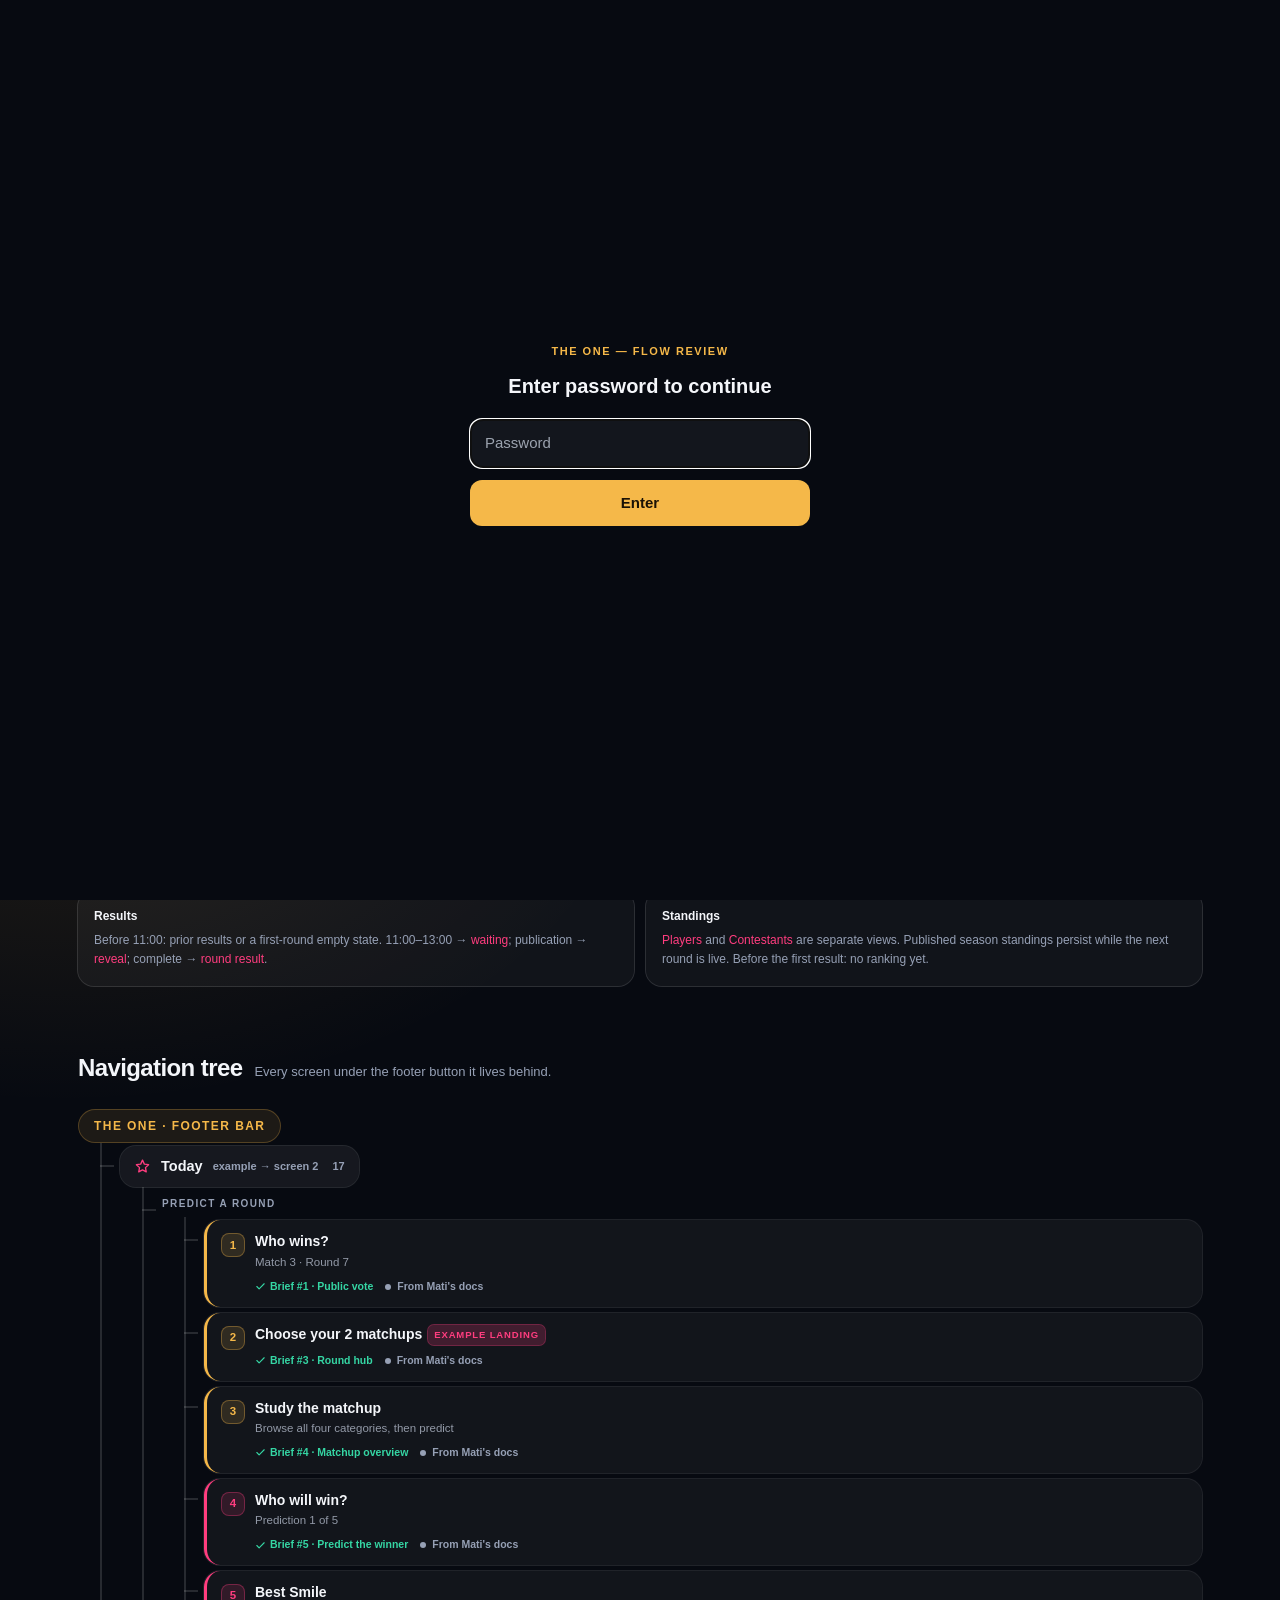
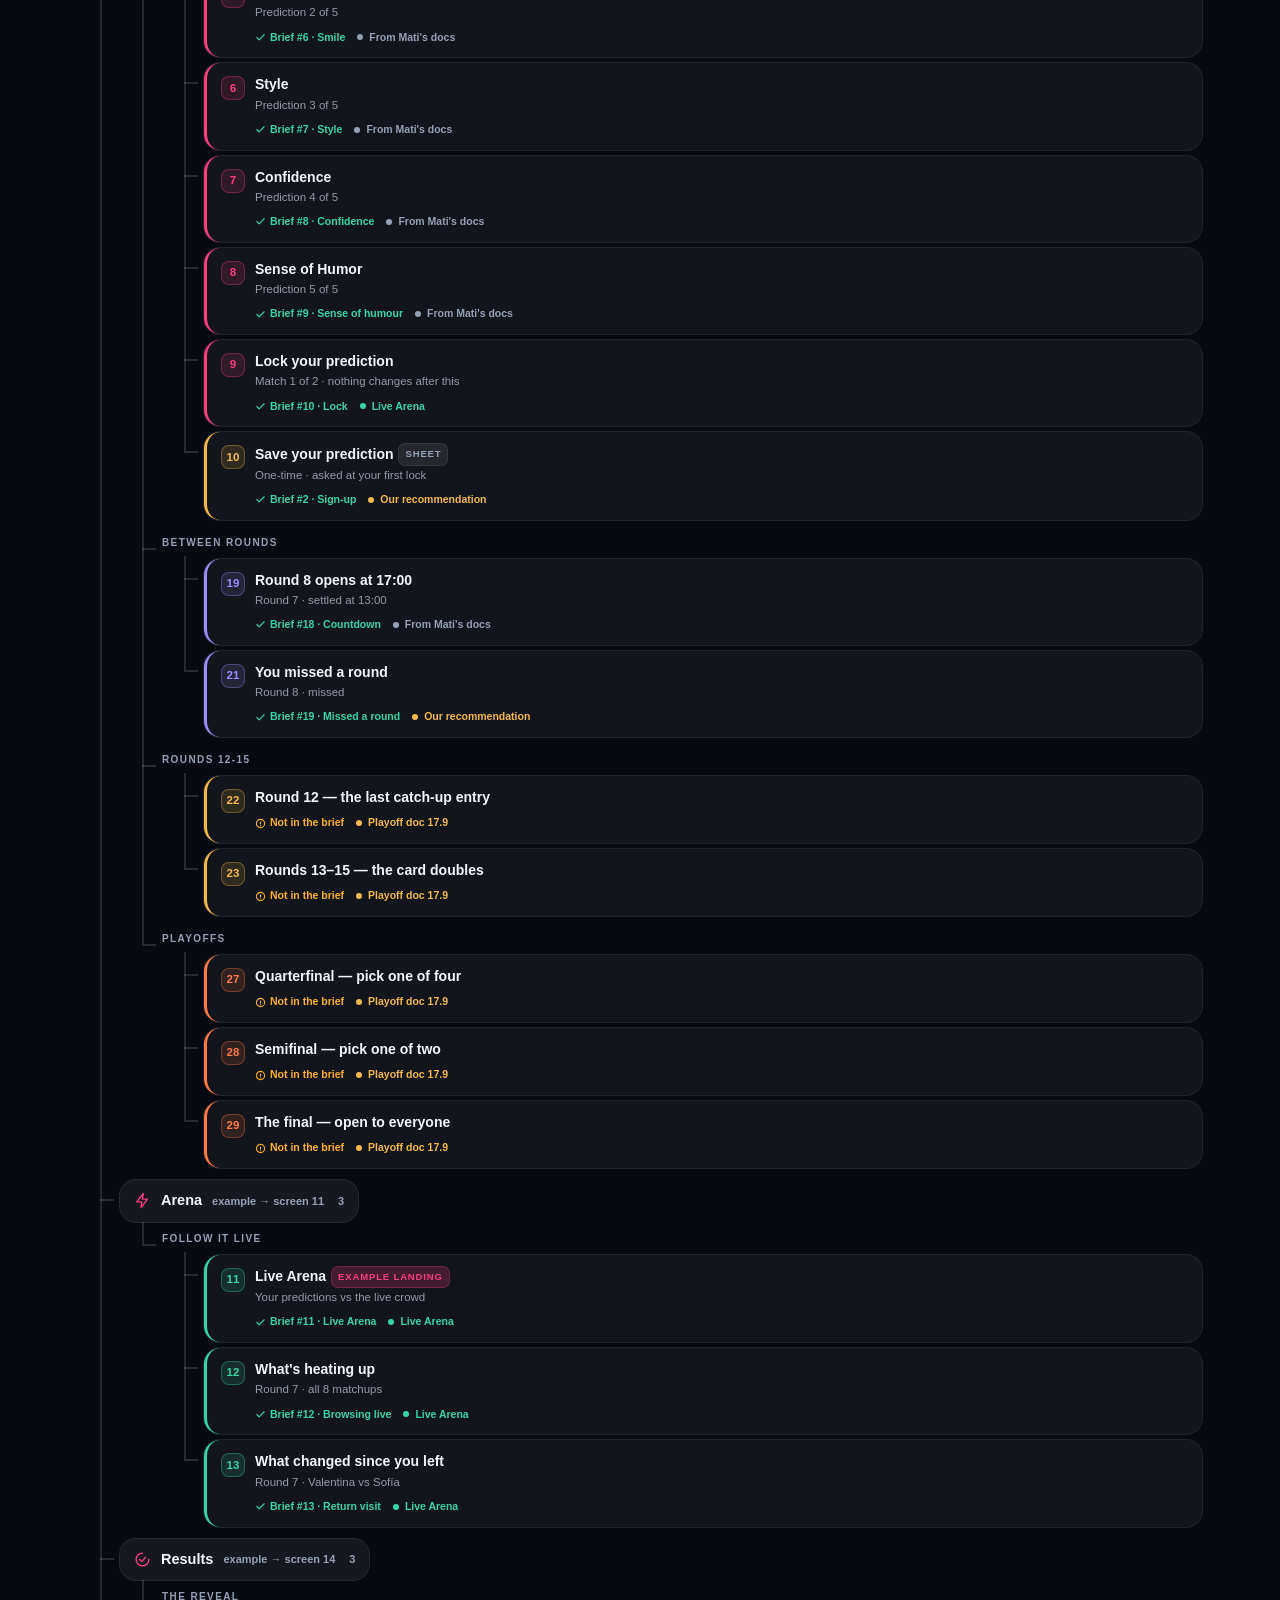
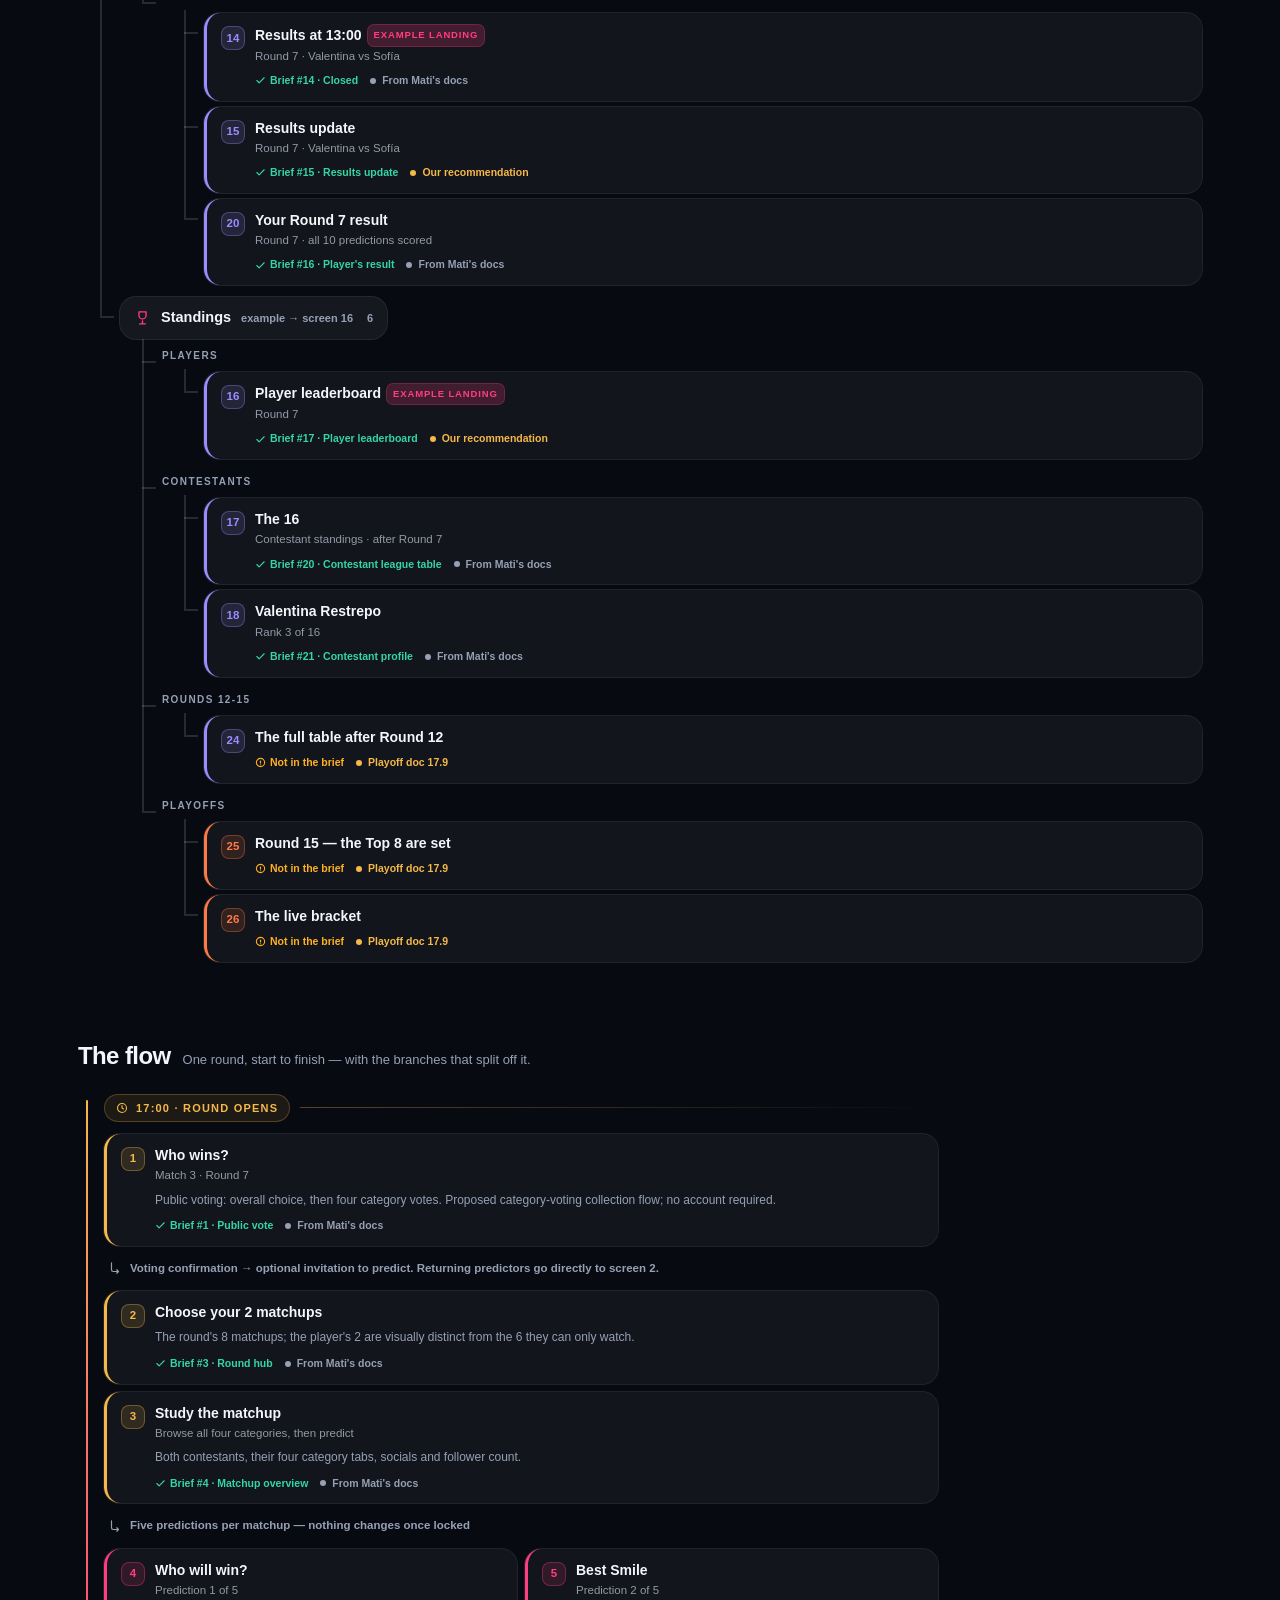
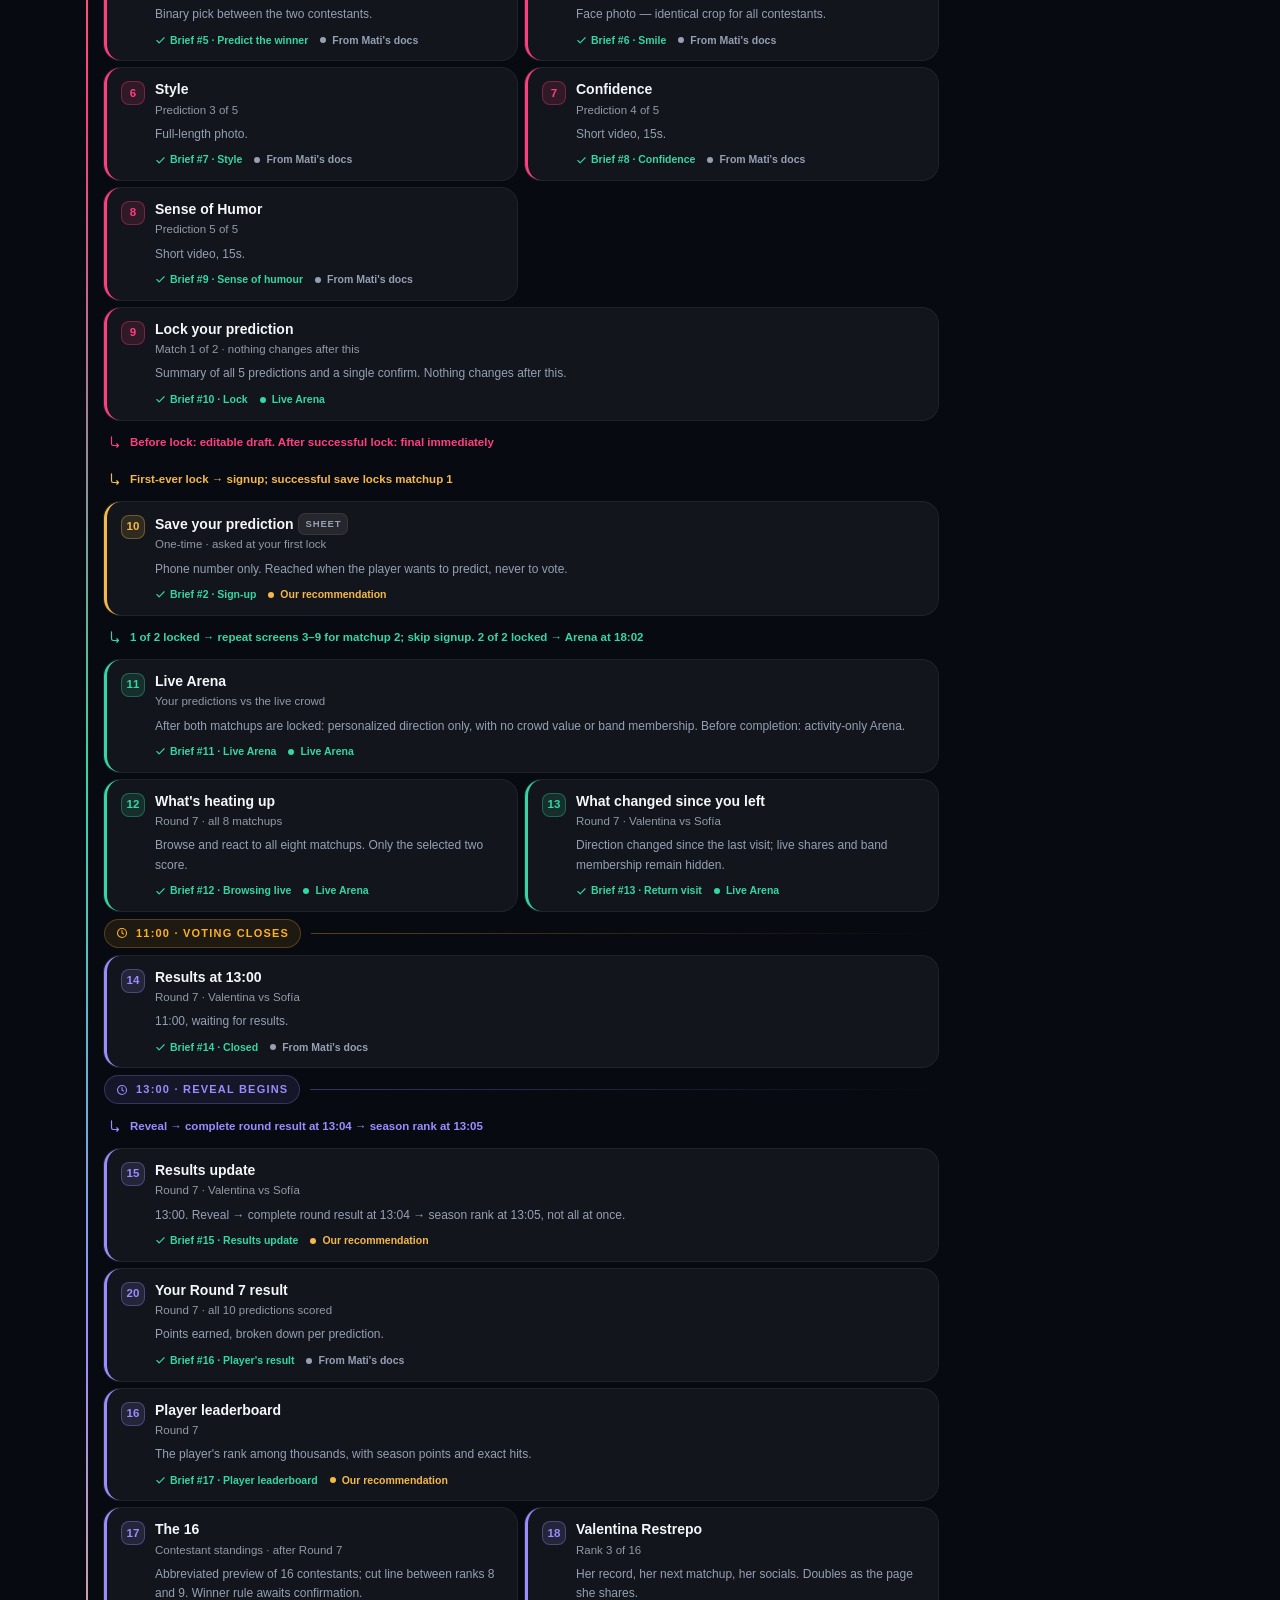
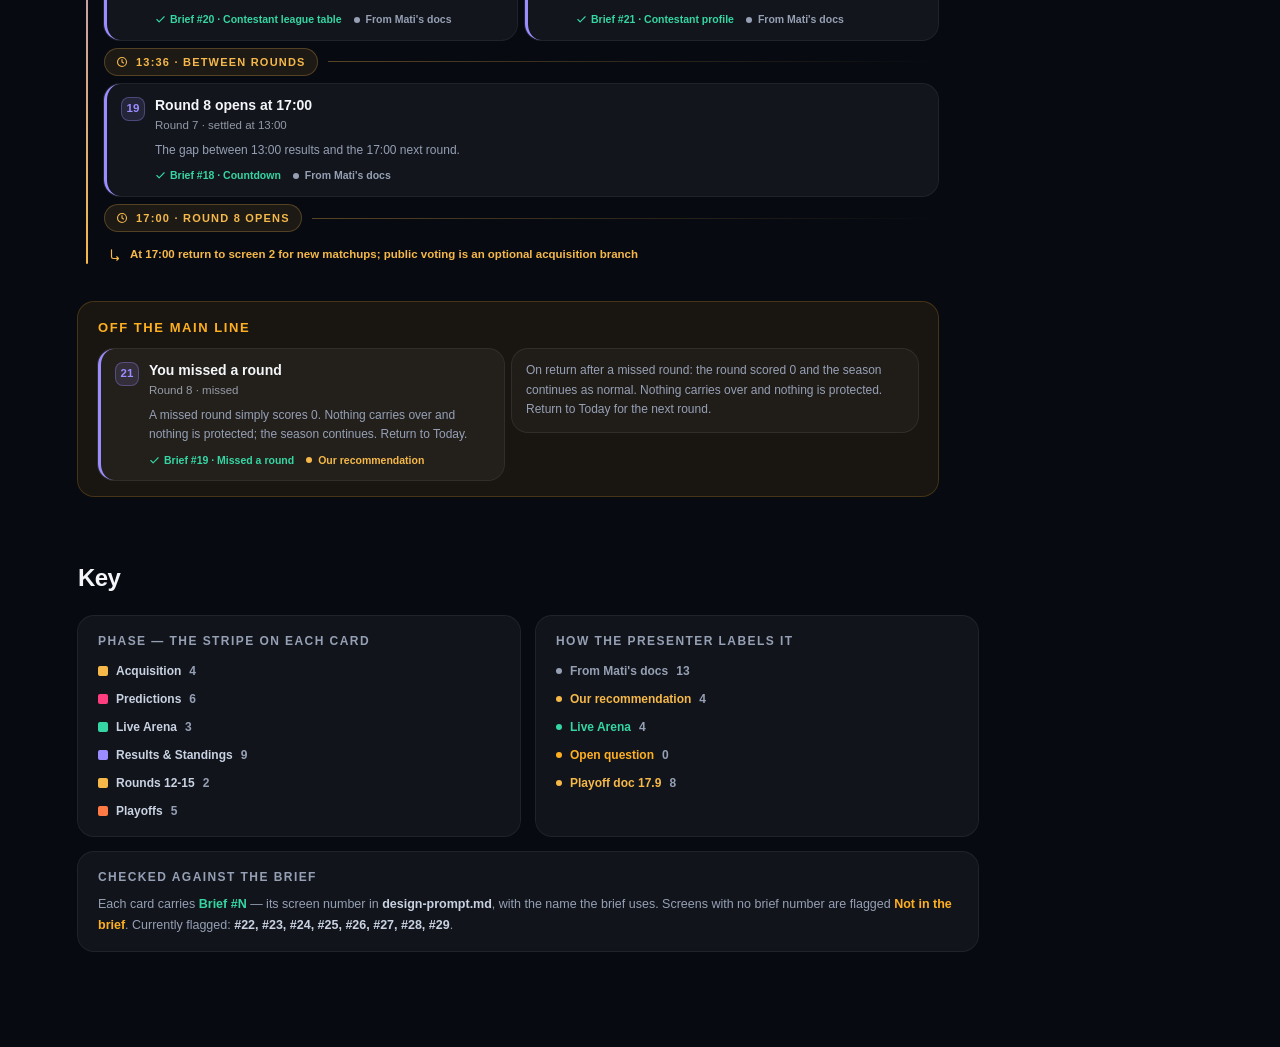
<file: user-flow-sitemap.html>
<!doctype html>
<html lang="en">
<meta charset="utf-8">
<meta name="viewport" content="width=device-width, initial-scale=1">
<title>The One — Site Map</title>
<style>body{visibility:hidden}</style>
<script src="gate.js"></script>
<link rel="stylesheet" href="meeting-assets/meeting.css">

<style>
  body{background:
    radial-gradient(1200px 700px at 85% -10%,rgba(255,61,127,.17),transparent 60%),
    radial-gradient(1000px 620px at 5% 10%,rgba(245,184,73,.11),transparent 58%),#070A11;
    min-height:100vh}
  *::-webkit-scrollbar{display:none}
  *{scrollbar-width:none;-ms-overflow-style:none}
  html,body{overflow-x:hidden;max-width:100%}
  html{scroll-behavior:smooth;scroll-padding-top:86px}
  /* tree connectors */
  ul.tree{list-style:none;margin:0;padding:0 0 0 22px;position:relative}
  ul.tree.root{padding-left:0}
  li.tl{position:relative;padding:3px 0 3px 20px}
  ul.tree.root > li.tl{padding-left:0}
  li.tl:before{content:"";position:absolute;left:0;top:0;bottom:0;width:2px;background:rgba(255,255,255,.13)}
  li.tl:last-child:before{bottom:calc(100% - 22px)}
  li.tl:after{content:"";position:absolute;left:0;top:22px;width:14px;height:2px;background:rgba(255,255,255,.13)}
  ul.tree.root > li.tl:before, ul.tree.root > li.tl:after{display:none}
  .tnode{position:relative}
  .rail{position:relative;padding-left:26px}
  .rail:before{content:"";position:absolute;left:8px;top:6px;bottom:6px;width:2px;border-radius:2px;
    background:linear-gradient(180deg,#F5B849,#FF3D7F 26%,#35D6A4 54%,#9B8CFF 78%,#F5B849)}
  .rail > *{position:relative}
  .screen:focus-visible{outline:2px solid #FF3D7F;outline-offset:2px}
  @media (prefers-reduced-motion:reduce){*{animation:none!important;transition:none!important}html{scroll-behavior:auto}}
  @media print{.bar{position:static}.screen{break-inside:avoid}}
</style>
<body class="font-sans text-text-primary">

<div class="bar fixed top-0 inset-x-0 z-40 px-5 sm:px-6 py-3.5 flex items-center gap-3 sm:gap-4"
     style="background:linear-gradient(180deg,rgba(7,10,17,.96),rgba(7,10,17,.7) 70%,transparent)">
  <span class="text-[12px] font-extrabold tracking-[.18em] text-secondary shrink-0">THE&nbsp;ONE</span>
  <span data-ver class="shrink-0 rounded-full px-2 py-0.5 text-[10.5px] font-extrabold tracking-[.08em] ring-1 ring-secondary/40 bg-secondary/[.09] text-secondary">V1</span>
  <a href="user-flow-presenter.pdf" download="The-One-Flow-V1.pdf" data-pdf class="shrink-0 rounded-full ring-1 ring-white/15 bg-white/[.06] hover:bg-white/[.12] transition px-2.5 py-1 text-[11px] font-bold text-text-muted hover:text-text-primary" aria-label="Download all screens as PDF" title="Download all screens as PDF">&darr; PDF</a>
  <span class="text-[13px] text-text-muted shrink-0 hidden md:inline">Site map · 29 screens</span>
  <nav class="flex-1 min-w-0 flex items-center justify-center gap-4 sm:gap-5 text-[12px] font-bold text-text-muted overflow-hidden">
    <a href="#footer" class="hover:text-text-primary transition">Footer</a>
    <a href="#tree" class="hover:text-text-primary transition">Tree</a>
    <a href="#flow" class="hover:text-text-primary transition">Flow</a>
    <a href="#key" class="hover:text-text-primary transition">Key</a>
  </nav>
  <a href="user-flow-presenter.html" class="shrink-0 inline-flex items-center gap-1.5 rounded-full px-3 py-1.5 text-[12px] font-bold text-white transition"
     style="background:linear-gradient(135deg,#FF3D7F,#B8155C);box-shadow:0 8px 22px -8px rgba(255,61,127,.75)">Presenter
    <svg width="13" height="13" viewBox="0 0 24 24" fill="none" stroke="currentColor" stroke-width="2.2" stroke-linecap="round" stroke-linejoin="round" aria-hidden="true"><path d="M5 12h14"/><path d="M12 5l7 7-7 7"/></svg></a>
</div>

<main class="mx-auto max-w-[1180px] px-5 sm:px-7 pt-[92px] pb-24">

  <header class="max-w-[760px]">
    <span class="inline-flex items-center gap-2 rounded-full px-3.5 py-1.5 text-[12px] font-bold ring-1 text-text-subtle bg-white/[.07] ring-white/12">
      <i class="w-2 h-2 rounded-full bg-current opacity-80"></i>Companion to the user-flow presenter</span>
    <h1 class="mt-4 text-[38px] sm:text-[46px] font-extrabold tracking-tight leading-[1.05]">Site map</h1>
    <p class="text-[15px] text-text-muted mt-3 leading-relaxed">
      All 29 screens as a navigation tree under the four footer buttons, plus the order a player meets them.
      Each screen retains its original <b class="text-text-subtle">design-prompt.md</b> reference. The current presenter is the meeting baseline.
      Any card opens that screen in the presenter.</p>
    <div class="mt-5 rounded-2xl ring-1 ring-tertiary/25 bg-tertiary/[.07] px-4 py-3">
      <p class="text-[12.5px] leading-relaxed text-state-success-tint" style="color:#A8EDD6">
        <b>21 screens map 1:1 to the 21 in the brief; 8 more are new scope</b> — every brief screen is covered exactly once, and screens 22-29 come from Mati's rounds-and-playoff doc of 17 September, which the brief predates,
        Screen coverage is complete; meeting-review clarifications and proposed states are explicitly labeled. Coverage does not imply that every rule is approved.</p>
    </div>
    <div class="mt-6 flex flex-wrap gap-x-7 gap-y-3"><span class="inline-flex items-center gap-2 text-[12px] font-bold"><i class="w-2.5 h-2.5 rounded-sm" style="background:#F5B849"></i><span class="text-text-subtle">Acquisition</span><span class="text-text-muted tabular-nums">4</span></span><span class="inline-flex items-center gap-2 text-[12px] font-bold"><i class="w-2.5 h-2.5 rounded-sm" style="background:#FF3D7F"></i><span class="text-text-subtle">Predictions</span><span class="text-text-muted tabular-nums">6</span></span><span class="inline-flex items-center gap-2 text-[12px] font-bold"><i class="w-2.5 h-2.5 rounded-sm" style="background:#35D6A4"></i><span class="text-text-subtle">Live Arena</span><span class="text-text-muted tabular-nums">3</span></span><span class="inline-flex items-center gap-2 text-[12px] font-bold"><i class="w-2.5 h-2.5 rounded-sm" style="background:#9B8CFF"></i><span class="text-text-subtle">Results & Standings</span><span class="text-text-muted tabular-nums">9</span></span><span class="inline-flex items-center gap-2 text-[12px] font-bold"><i class="w-2.5 h-2.5 rounded-sm" style="background:#F5B849"></i><span class="text-text-subtle">Rounds 12-15</span><span class="text-text-muted tabular-nums">2</span></span><span class="inline-flex items-center gap-2 text-[12px] font-bold"><i class="w-2.5 h-2.5 rounded-sm" style="background:#FF7A45"></i><span class="text-text-subtle">Playoffs</span><span class="text-text-muted tabular-nums">5</span></span></div>
  </header>

  <section id="footer" class="mt-14">
    <div class="flex items-baseline gap-3 flex-wrap">
      <h2 class="text-[24px] font-extrabold tracking-tight">Where each footer button goes</h2>
      <p class="text-[13px] text-text-muted">The bottom bar is on all 29 screens. Its destination depends on round and player state.</p>
    </div>
    <div class="mt-5 flex flex-wrap gap-4"><div class="flex-1 min-w-[150px]">
  <div class="rounded-2xl ring-1 ring-white/12 bg-white/[.05] px-3 py-3 flex flex-col items-center gap-1.5">
    <svg width="20" height="20" viewBox="0 0 24 24" fill="none" stroke="#FF3D7F" stroke-width="1.9" stroke-linecap="round" stroke-linejoin="round" aria-hidden="true"><path d="M12 3l2.6 5.6 6 .8-4.4 4.2 1.1 6-5.3-2.9L6.7 19.6l1.1-6L3.4 9.4l6-.8z"/></svg>
    <span class="text-[12.5px] font-extrabold">Today</span>
  </div>
  <div class="flex justify-center py-1.5"><svg width="16" height="20" viewBox="0 0 24 24" fill="none" stroke="#96A0B5" stroke-width="2" stroke-linecap="round" stroke-linejoin="round" aria-hidden="true"><path d="M12 4v14"/><path d="M6 13l6 6 6-6"/></svg></div>
  <a href="user-flow-presenter.html#2" class="screen block rounded-2xl ring-1 px-3 py-2.5 text-center transition hover:bg-white/[.09]" style="border-color:transparent;box-shadow:inset 0 0 0 1px #F5B84955;background:#F5B84912">
    <span class="text-[10px] font-extrabold uppercase tracking-[.12em] text-text-muted">Example state</span>
    <p class="text-[13px] font-bold mt-0.5">Choose your 2 matchups</p>
    <p class="text-[11px] text-text-muted mt-0.5">Screen 2 · Brief #3</p>
  </a>
</div><div class="flex-1 min-w-[150px]">
  <div class="rounded-2xl ring-1 ring-white/12 bg-white/[.05] px-3 py-3 flex flex-col items-center gap-1.5">
    <svg width="20" height="20" viewBox="0 0 24 24" fill="none" stroke="#FF3D7F" stroke-width="1.9" stroke-linecap="round" stroke-linejoin="round" aria-hidden="true"><path d="M13 2L4 14h7l-1 8 9-12h-7z"/></svg>
    <span class="text-[12.5px] font-extrabold">Arena</span>
  </div>
  <div class="flex justify-center py-1.5"><svg width="16" height="20" viewBox="0 0 24 24" fill="none" stroke="#96A0B5" stroke-width="2" stroke-linecap="round" stroke-linejoin="round" aria-hidden="true"><path d="M12 4v14"/><path d="M6 13l6 6 6-6"/></svg></div>
  <a href="user-flow-presenter.html#11" class="screen block rounded-2xl ring-1 px-3 py-2.5 text-center transition hover:bg-white/[.09]" style="border-color:transparent;box-shadow:inset 0 0 0 1px #35D6A455;background:#35D6A412">
    <span class="text-[10px] font-extrabold uppercase tracking-[.12em] text-text-muted">Example state</span>
    <p class="text-[13px] font-bold mt-0.5">Live Arena</p>
    <p class="text-[11px] text-text-muted mt-0.5">Screen 11 · Brief #11</p>
  </a>
</div><div class="flex-1 min-w-[150px]">
  <div class="rounded-2xl ring-1 ring-white/12 bg-white/[.05] px-3 py-3 flex flex-col items-center gap-1.5">
    <svg width="20" height="20" viewBox="0 0 24 24" fill="none" stroke="#FF3D7F" stroke-width="1.9" stroke-linecap="round" stroke-linejoin="round" aria-hidden="true"><path d="M12 3a9 9 0 1 0 9 9M8 12l3 3 5-6"/></svg>
    <span class="text-[12.5px] font-extrabold">Results</span>
  </div>
  <div class="flex justify-center py-1.5"><svg width="16" height="20" viewBox="0 0 24 24" fill="none" stroke="#96A0B5" stroke-width="2" stroke-linecap="round" stroke-linejoin="round" aria-hidden="true"><path d="M12 4v14"/><path d="M6 13l6 6 6-6"/></svg></div>
  <a href="user-flow-presenter.html#14" class="screen block rounded-2xl ring-1 px-3 py-2.5 text-center transition hover:bg-white/[.09]" style="border-color:transparent;box-shadow:inset 0 0 0 1px #9B8CFF55;background:#9B8CFF12">
    <span class="text-[10px] font-extrabold uppercase tracking-[.12em] text-text-muted">Example state</span>
    <p class="text-[13px] font-bold mt-0.5">Results at 13:00</p>
    <p class="text-[11px] text-text-muted mt-0.5">Screen 14 · Brief #14</p>
  </a>
</div><div class="flex-1 min-w-[150px]">
  <div class="rounded-2xl ring-1 ring-white/12 bg-white/[.05] px-3 py-3 flex flex-col items-center gap-1.5">
    <svg width="20" height="20" viewBox="0 0 24 24" fill="none" stroke="#FF3D7F" stroke-width="1.9" stroke-linecap="round" stroke-linejoin="round" aria-hidden="true"><path d="M8 21h8M12 17v4M7 4h10v5a5 5 0 0 1-10 0z"/></svg>
    <span class="text-[12.5px] font-extrabold">Standings</span>
  </div>
  <div class="flex justify-center py-1.5"><svg width="16" height="20" viewBox="0 0 24 24" fill="none" stroke="#96A0B5" stroke-width="2" stroke-linecap="round" stroke-linejoin="round" aria-hidden="true"><path d="M12 4v14"/><path d="M6 13l6 6 6-6"/></svg></div>
  <a href="user-flow-presenter.html#16" class="screen block rounded-2xl ring-1 px-3 py-2.5 text-center transition hover:bg-white/[.09]" style="border-color:transparent;box-shadow:inset 0 0 0 1px #9B8CFF55;background:#9B8CFF12">
    <span class="text-[10px] font-extrabold uppercase tracking-[.12em] text-text-muted">Example state</span>
    <p class="text-[13px] font-bold mt-0.5">Player leaderboard</p>
    <p class="text-[11px] text-text-muted mt-0.5">Screen 16 · Brief #17</p>
  </a>
</div></div>
    <div class="mt-5 grid gap-3 sm:grid-cols-2 text-[12px] leading-relaxed">
      <div class="rounded-2xl ring-1 ring-white/15 bg-white/[.04] p-4"><b>Today</b><p class="text-text-muted mt-1">Open round → <a class="text-primary" href="user-flow-presenter.html#2">matchup hub</a>; unfinished matchup → resume saved draft; both locked → round-complete summary. Between rounds → <a class="text-primary" href="user-flow-presenter.html#19">countdown</a>.</p></div>
      <div class="rounded-2xl ring-1 ring-white/15 bg-white/[.04] p-4"><b>Arena</b><p class="text-text-muted mt-1">Before both locks: activity and reactions only, plus Return to Today. After both locks → <a class="text-primary" href="user-flow-presenter.html#11">personalized direction</a>. After close: voting closed; follow Results. Personalized access is proposed for confirmation.</p></div>
      <div class="rounded-2xl ring-1 ring-white/15 bg-white/[.04] p-4"><b>Results</b><p class="text-text-muted mt-1">Before 11:00: prior results or a first-round empty state. 11:00–13:00 → <a class="text-primary" href="user-flow-presenter.html#14">waiting</a>; publication → <a class="text-primary" href="user-flow-presenter.html#15">reveal</a>; complete → <a class="text-primary" href="user-flow-presenter.html#20">round result</a>.</p></div>
      <div class="rounded-2xl ring-1 ring-white/15 bg-white/[.04] p-4"><b>Standings</b><p class="text-text-muted mt-1"><a class="text-primary" href="user-flow-presenter.html#16">Players</a> and <a class="text-primary" href="user-flow-presenter.html#17">Contestants</a> are separate views. Published season standings persist while the next round is live. Before the first result: no ranking yet.</p></div>
    </div>

  </section>

  <section id="tree" class="mt-16">
    <div class="flex items-baseline gap-3 flex-wrap">
      <h2 class="text-[24px] font-extrabold tracking-tight">Navigation tree</h2>
      <p class="text-[13px] text-text-muted">Every screen under the footer button it lives behind.</p>
    </div>
    <div class="mt-5"><ul class="tree root"><li class="tl"><div class="tnode inline-flex items-center gap-2 rounded-full px-4 py-2 text-[12px] font-extrabold uppercase tracking-[.12em] text-secondary" style="background:#F5B84918;box-shadow:inset 0 0 0 1px #F5B84940">The One · footer bar</div><ul class="tree"><li class="tl">
  <div class="tnode inline-flex items-center gap-2.5 rounded-2xl ring-1 ring-white/12 bg-white/[.06] px-3.5 py-2.5">
    <svg width="17" height="17" viewBox="0 0 24 24" fill="none" stroke="#FF3D7F" stroke-width="1.9" stroke-linecap="round" stroke-linejoin="round" aria-hidden="true"><path d="M12 3l2.6 5.6 6 .8-4.4 4.2 1.1 6-5.3-2.9L6.7 19.6l1.1-6L3.4 9.4l6-.8z"/></svg>
    <span class="text-[14.5px] font-extrabold">Today</span>
    <span class="text-[11px] font-bold text-text-muted">example → screen 2</span>
    <span class="ml-1 text-[11px] font-bold text-text-muted tabular-nums">17</span>
  </div>
  <ul class="tree"><li class="tl">
  <div class="tnode text-[10px] font-extrabold uppercase tracking-[.14em] text-text-muted py-1.5">Predict a round</div>
  <ul class="tree"><li class="tl"><a href="user-flow-presenter.html#1" class="screen group block rounded-2xl ring-1 ring-white/10 bg-white/[.045] px-3.5 py-3 transition hover:bg-white/[.09] hover:ring-white/20" style="border-left:3px solid #F5B849">
  <div class="flex items-start gap-2.5">
    <span class="shrink-0 mt-[1px] w-6 h-6 rounded-lg grid place-items-center text-[11.5px] font-extrabold tabular-nums" style="background:#F5B84922;color:#F5B849;box-shadow:inset 0 0 0 1px #F5B84955">1</span>
    <div class="min-w-0 flex-1">
      <div class="flex items-center flex-wrap gap-y-1"><h4 class="text-[14px] font-bold leading-snug">Who wins?</h4></div>
      <p class="text-[11.5px] text-text-subtle/70 mt-0.5">Match 3 · Round 7</p>
      
      <div class="mt-2 flex flex-wrap items-center gap-x-3 gap-y-1">
        <span class="inline-flex items-center gap-1 text-[10.5px] font-bold text-tertiary"><svg width="11" height="11" viewBox="0 0 24 24" fill="none" stroke="currentColor" stroke-width="2.4" stroke-linecap="round" stroke-linejoin="round" aria-hidden="true"><path d="M20 6L9 17l-5-5"/></svg>Brief #1 · Public vote</span>
        <span class="inline-flex items-center gap-1.5 text-[10.5px] font-bold" style="color:#96A0B5"><i class="w-1.5 h-1.5 rounded-full" style="background:#96A0B5"></i>From Mati's docs</span>
      </div>
    </div>
  </div>
</a></li><li class="tl"><a href="user-flow-presenter.html#2" class="screen group block rounded-2xl ring-1 ring-white/10 bg-white/[.045] px-3.5 py-3 transition hover:bg-white/[.09] hover:ring-white/20" style="border-left:3px solid #F5B849">
  <div class="flex items-start gap-2.5">
    <span class="shrink-0 mt-[1px] w-6 h-6 rounded-lg grid place-items-center text-[11.5px] font-extrabold tabular-nums" style="background:#F5B84922;color:#F5B849;box-shadow:inset 0 0 0 1px #F5B84955">2</span>
    <div class="min-w-0 flex-1">
      <div class="flex items-center flex-wrap gap-y-1"><h4 class="text-[14px] font-bold leading-snug">Choose your 2 matchups</h4><span class="ml-1.5 rounded-md px-1.5 py-[3px] text-[9.5px] font-bold uppercase tracking-[.09em] bg-primary/20 ring-1 ring-primary/40 text-primary">Example landing</span></div>
      <p class="text-[11.5px] text-text-subtle/70 mt-0.5"></p>
      
      <div class="mt-2 flex flex-wrap items-center gap-x-3 gap-y-1">
        <span class="inline-flex items-center gap-1 text-[10.5px] font-bold text-tertiary"><svg width="11" height="11" viewBox="0 0 24 24" fill="none" stroke="currentColor" stroke-width="2.4" stroke-linecap="round" stroke-linejoin="round" aria-hidden="true"><path d="M20 6L9 17l-5-5"/></svg>Brief #3 · Round hub</span>
        <span class="inline-flex items-center gap-1.5 text-[10.5px] font-bold" style="color:#96A0B5"><i class="w-1.5 h-1.5 rounded-full" style="background:#96A0B5"></i>From Mati's docs</span>
      </div>
    </div>
  </div>
</a></li><li class="tl"><a href="user-flow-presenter.html#3" class="screen group block rounded-2xl ring-1 ring-white/10 bg-white/[.045] px-3.5 py-3 transition hover:bg-white/[.09] hover:ring-white/20" style="border-left:3px solid #F5B849">
  <div class="flex items-start gap-2.5">
    <span class="shrink-0 mt-[1px] w-6 h-6 rounded-lg grid place-items-center text-[11.5px] font-extrabold tabular-nums" style="background:#F5B84922;color:#F5B849;box-shadow:inset 0 0 0 1px #F5B84955">3</span>
    <div class="min-w-0 flex-1">
      <div class="flex items-center flex-wrap gap-y-1"><h4 class="text-[14px] font-bold leading-snug">Study the matchup</h4></div>
      <p class="text-[11.5px] text-text-subtle/70 mt-0.5">Browse all four categories, then predict</p>
      
      <div class="mt-2 flex flex-wrap items-center gap-x-3 gap-y-1">
        <span class="inline-flex items-center gap-1 text-[10.5px] font-bold text-tertiary"><svg width="11" height="11" viewBox="0 0 24 24" fill="none" stroke="currentColor" stroke-width="2.4" stroke-linecap="round" stroke-linejoin="round" aria-hidden="true"><path d="M20 6L9 17l-5-5"/></svg>Brief #4 · Matchup overview</span>
        <span class="inline-flex items-center gap-1.5 text-[10.5px] font-bold" style="color:#96A0B5"><i class="w-1.5 h-1.5 rounded-full" style="background:#96A0B5"></i>From Mati's docs</span>
      </div>
    </div>
  </div>
</a></li><li class="tl"><a href="user-flow-presenter.html#4" class="screen group block rounded-2xl ring-1 ring-white/10 bg-white/[.045] px-3.5 py-3 transition hover:bg-white/[.09] hover:ring-white/20" style="border-left:3px solid #FF3D7F">
  <div class="flex items-start gap-2.5">
    <span class="shrink-0 mt-[1px] w-6 h-6 rounded-lg grid place-items-center text-[11.5px] font-extrabold tabular-nums" style="background:#FF3D7F22;color:#FF3D7F;box-shadow:inset 0 0 0 1px #FF3D7F55">4</span>
    <div class="min-w-0 flex-1">
      <div class="flex items-center flex-wrap gap-y-1"><h4 class="text-[14px] font-bold leading-snug">Who will win?</h4></div>
      <p class="text-[11.5px] text-text-subtle/70 mt-0.5">Prediction 1 of 5</p>
      
      <div class="mt-2 flex flex-wrap items-center gap-x-3 gap-y-1">
        <span class="inline-flex items-center gap-1 text-[10.5px] font-bold text-tertiary"><svg width="11" height="11" viewBox="0 0 24 24" fill="none" stroke="currentColor" stroke-width="2.4" stroke-linecap="round" stroke-linejoin="round" aria-hidden="true"><path d="M20 6L9 17l-5-5"/></svg>Brief #5 · Predict the winner</span>
        <span class="inline-flex items-center gap-1.5 text-[10.5px] font-bold" style="color:#96A0B5"><i class="w-1.5 h-1.5 rounded-full" style="background:#96A0B5"></i>From Mati's docs</span>
      </div>
    </div>
  </div>
</a></li><li class="tl"><a href="user-flow-presenter.html#5" class="screen group block rounded-2xl ring-1 ring-white/10 bg-white/[.045] px-3.5 py-3 transition hover:bg-white/[.09] hover:ring-white/20" style="border-left:3px solid #FF3D7F">
  <div class="flex items-start gap-2.5">
    <span class="shrink-0 mt-[1px] w-6 h-6 rounded-lg grid place-items-center text-[11.5px] font-extrabold tabular-nums" style="background:#FF3D7F22;color:#FF3D7F;box-shadow:inset 0 0 0 1px #FF3D7F55">5</span>
    <div class="min-w-0 flex-1">
      <div class="flex items-center flex-wrap gap-y-1"><h4 class="text-[14px] font-bold leading-snug">Best Smile</h4></div>
      <p class="text-[11.5px] text-text-subtle/70 mt-0.5">Prediction 2 of 5</p>
      
      <div class="mt-2 flex flex-wrap items-center gap-x-3 gap-y-1">
        <span class="inline-flex items-center gap-1 text-[10.5px] font-bold text-tertiary"><svg width="11" height="11" viewBox="0 0 24 24" fill="none" stroke="currentColor" stroke-width="2.4" stroke-linecap="round" stroke-linejoin="round" aria-hidden="true"><path d="M20 6L9 17l-5-5"/></svg>Brief #6 · Smile</span>
        <span class="inline-flex items-center gap-1.5 text-[10.5px] font-bold" style="color:#96A0B5"><i class="w-1.5 h-1.5 rounded-full" style="background:#96A0B5"></i>From Mati's docs</span>
      </div>
    </div>
  </div>
</a></li><li class="tl"><a href="user-flow-presenter.html#6" class="screen group block rounded-2xl ring-1 ring-white/10 bg-white/[.045] px-3.5 py-3 transition hover:bg-white/[.09] hover:ring-white/20" style="border-left:3px solid #FF3D7F">
  <div class="flex items-start gap-2.5">
    <span class="shrink-0 mt-[1px] w-6 h-6 rounded-lg grid place-items-center text-[11.5px] font-extrabold tabular-nums" style="background:#FF3D7F22;color:#FF3D7F;box-shadow:inset 0 0 0 1px #FF3D7F55">6</span>
    <div class="min-w-0 flex-1">
      <div class="flex items-center flex-wrap gap-y-1"><h4 class="text-[14px] font-bold leading-snug">Style</h4></div>
      <p class="text-[11.5px] text-text-subtle/70 mt-0.5">Prediction 3 of 5</p>
      
      <div class="mt-2 flex flex-wrap items-center gap-x-3 gap-y-1">
        <span class="inline-flex items-center gap-1 text-[10.5px] font-bold text-tertiary"><svg width="11" height="11" viewBox="0 0 24 24" fill="none" stroke="currentColor" stroke-width="2.4" stroke-linecap="round" stroke-linejoin="round" aria-hidden="true"><path d="M20 6L9 17l-5-5"/></svg>Brief #7 · Style</span>
        <span class="inline-flex items-center gap-1.5 text-[10.5px] font-bold" style="color:#96A0B5"><i class="w-1.5 h-1.5 rounded-full" style="background:#96A0B5"></i>From Mati's docs</span>
      </div>
    </div>
  </div>
</a></li><li class="tl"><a href="user-flow-presenter.html#7" class="screen group block rounded-2xl ring-1 ring-white/10 bg-white/[.045] px-3.5 py-3 transition hover:bg-white/[.09] hover:ring-white/20" style="border-left:3px solid #FF3D7F">
  <div class="flex items-start gap-2.5">
    <span class="shrink-0 mt-[1px] w-6 h-6 rounded-lg grid place-items-center text-[11.5px] font-extrabold tabular-nums" style="background:#FF3D7F22;color:#FF3D7F;box-shadow:inset 0 0 0 1px #FF3D7F55">7</span>
    <div class="min-w-0 flex-1">
      <div class="flex items-center flex-wrap gap-y-1"><h4 class="text-[14px] font-bold leading-snug">Confidence</h4></div>
      <p class="text-[11.5px] text-text-subtle/70 mt-0.5">Prediction 4 of 5</p>
      
      <div class="mt-2 flex flex-wrap items-center gap-x-3 gap-y-1">
        <span class="inline-flex items-center gap-1 text-[10.5px] font-bold text-tertiary"><svg width="11" height="11" viewBox="0 0 24 24" fill="none" stroke="currentColor" stroke-width="2.4" stroke-linecap="round" stroke-linejoin="round" aria-hidden="true"><path d="M20 6L9 17l-5-5"/></svg>Brief #8 · Confidence</span>
        <span class="inline-flex items-center gap-1.5 text-[10.5px] font-bold" style="color:#96A0B5"><i class="w-1.5 h-1.5 rounded-full" style="background:#96A0B5"></i>From Mati's docs</span>
      </div>
    </div>
  </div>
</a></li><li class="tl"><a href="user-flow-presenter.html#8" class="screen group block rounded-2xl ring-1 ring-white/10 bg-white/[.045] px-3.5 py-3 transition hover:bg-white/[.09] hover:ring-white/20" style="border-left:3px solid #FF3D7F">
  <div class="flex items-start gap-2.5">
    <span class="shrink-0 mt-[1px] w-6 h-6 rounded-lg grid place-items-center text-[11.5px] font-extrabold tabular-nums" style="background:#FF3D7F22;color:#FF3D7F;box-shadow:inset 0 0 0 1px #FF3D7F55">8</span>
    <div class="min-w-0 flex-1">
      <div class="flex items-center flex-wrap gap-y-1"><h4 class="text-[14px] font-bold leading-snug">Sense of Humor</h4></div>
      <p class="text-[11.5px] text-text-subtle/70 mt-0.5">Prediction 5 of 5</p>
      
      <div class="mt-2 flex flex-wrap items-center gap-x-3 gap-y-1">
        <span class="inline-flex items-center gap-1 text-[10.5px] font-bold text-tertiary"><svg width="11" height="11" viewBox="0 0 24 24" fill="none" stroke="currentColor" stroke-width="2.4" stroke-linecap="round" stroke-linejoin="round" aria-hidden="true"><path d="M20 6L9 17l-5-5"/></svg>Brief #9 · Sense of humour</span>
        <span class="inline-flex items-center gap-1.5 text-[10.5px] font-bold" style="color:#96A0B5"><i class="w-1.5 h-1.5 rounded-full" style="background:#96A0B5"></i>From Mati's docs</span>
      </div>
    </div>
  </div>
</a></li><li class="tl"><a href="user-flow-presenter.html#9" class="screen group block rounded-2xl ring-1 ring-white/10 bg-white/[.045] px-3.5 py-3 transition hover:bg-white/[.09] hover:ring-white/20" style="border-left:3px solid #FF3D7F">
  <div class="flex items-start gap-2.5">
    <span class="shrink-0 mt-[1px] w-6 h-6 rounded-lg grid place-items-center text-[11.5px] font-extrabold tabular-nums" style="background:#FF3D7F22;color:#FF3D7F;box-shadow:inset 0 0 0 1px #FF3D7F55">9</span>
    <div class="min-w-0 flex-1">
      <div class="flex items-center flex-wrap gap-y-1"><h4 class="text-[14px] font-bold leading-snug">Lock your prediction</h4></div>
      <p class="text-[11.5px] text-text-subtle/70 mt-0.5">Match 1 of 2 · nothing changes after this</p>
      
      <div class="mt-2 flex flex-wrap items-center gap-x-3 gap-y-1">
        <span class="inline-flex items-center gap-1 text-[10.5px] font-bold text-tertiary"><svg width="11" height="11" viewBox="0 0 24 24" fill="none" stroke="currentColor" stroke-width="2.4" stroke-linecap="round" stroke-linejoin="round" aria-hidden="true"><path d="M20 6L9 17l-5-5"/></svg>Brief #10 · Lock</span>
        <span class="inline-flex items-center gap-1.5 text-[10.5px] font-bold" style="color:#35D6A4"><i class="w-1.5 h-1.5 rounded-full" style="background:#35D6A4"></i>Live Arena</span>
      </div>
    </div>
  </div>
</a></li><li class="tl"><a href="user-flow-presenter.html#10" class="screen group block rounded-2xl ring-1 ring-white/10 bg-white/[.045] px-3.5 py-3 transition hover:bg-white/[.09] hover:ring-white/20" style="border-left:3px solid #F5B849">
  <div class="flex items-start gap-2.5">
    <span class="shrink-0 mt-[1px] w-6 h-6 rounded-lg grid place-items-center text-[11.5px] font-extrabold tabular-nums" style="background:#F5B84922;color:#F5B849;box-shadow:inset 0 0 0 1px #F5B84955">10</span>
    <div class="min-w-0 flex-1">
      <div class="flex items-center flex-wrap gap-y-1"><h4 class="text-[14px] font-bold leading-snug">Save your prediction</h4><span class="ml-1.5 rounded-md px-1.5 py-[3px] text-[9.5px] font-bold uppercase tracking-[.09em] bg-white/[.08] ring-1 ring-white/15 text-text-muted">Sheet</span></div>
      <p class="text-[11.5px] text-text-subtle/70 mt-0.5">One-time · asked at your first lock</p>
      
      <div class="mt-2 flex flex-wrap items-center gap-x-3 gap-y-1">
        <span class="inline-flex items-center gap-1 text-[10.5px] font-bold text-tertiary"><svg width="11" height="11" viewBox="0 0 24 24" fill="none" stroke="currentColor" stroke-width="2.4" stroke-linecap="round" stroke-linejoin="round" aria-hidden="true"><path d="M20 6L9 17l-5-5"/></svg>Brief #2 · Sign-up</span>
        <span class="inline-flex items-center gap-1.5 text-[10.5px] font-bold" style="color:#F5B849"><i class="w-1.5 h-1.5 rounded-full" style="background:#F5B849"></i>Our recommendation</span>
      </div>
    </div>
  </div>
</a></li></ul>
</li><li class="tl">
  <div class="tnode text-[10px] font-extrabold uppercase tracking-[.14em] text-text-muted py-1.5">Between rounds</div>
  <ul class="tree"><li class="tl"><a href="user-flow-presenter.html#19" class="screen group block rounded-2xl ring-1 ring-white/10 bg-white/[.045] px-3.5 py-3 transition hover:bg-white/[.09] hover:ring-white/20" style="border-left:3px solid #9B8CFF">
  <div class="flex items-start gap-2.5">
    <span class="shrink-0 mt-[1px] w-6 h-6 rounded-lg grid place-items-center text-[11.5px] font-extrabold tabular-nums" style="background:#9B8CFF22;color:#9B8CFF;box-shadow:inset 0 0 0 1px #9B8CFF55">19</span>
    <div class="min-w-0 flex-1">
      <div class="flex items-center flex-wrap gap-y-1"><h4 class="text-[14px] font-bold leading-snug">Round 8 opens at 17:00</h4></div>
      <p class="text-[11.5px] text-text-subtle/70 mt-0.5">Round 7 · settled at 13:00</p>
      
      <div class="mt-2 flex flex-wrap items-center gap-x-3 gap-y-1">
        <span class="inline-flex items-center gap-1 text-[10.5px] font-bold text-tertiary"><svg width="11" height="11" viewBox="0 0 24 24" fill="none" stroke="currentColor" stroke-width="2.4" stroke-linecap="round" stroke-linejoin="round" aria-hidden="true"><path d="M20 6L9 17l-5-5"/></svg>Brief #18 · Countdown</span>
        <span class="inline-flex items-center gap-1.5 text-[10.5px] font-bold" style="color:#96A0B5"><i class="w-1.5 h-1.5 rounded-full" style="background:#96A0B5"></i>From Mati's docs</span>
      </div>
    </div>
  </div>
</a></li><li class="tl"><a href="user-flow-presenter.html#21" class="screen group block rounded-2xl ring-1 ring-white/10 bg-white/[.045] px-3.5 py-3 transition hover:bg-white/[.09] hover:ring-white/20" style="border-left:3px solid #9B8CFF">
  <div class="flex items-start gap-2.5">
    <span class="shrink-0 mt-[1px] w-6 h-6 rounded-lg grid place-items-center text-[11.5px] font-extrabold tabular-nums" style="background:#9B8CFF22;color:#9B8CFF;box-shadow:inset 0 0 0 1px #9B8CFF55">21</span>
    <div class="min-w-0 flex-1">
      <div class="flex items-center flex-wrap gap-y-1"><h4 class="text-[14px] font-bold leading-snug">You missed a round</h4></div>
      <p class="text-[11.5px] text-text-subtle/70 mt-0.5">Round 8 · missed</p>
      
      <div class="mt-2 flex flex-wrap items-center gap-x-3 gap-y-1">
        <span class="inline-flex items-center gap-1 text-[10.5px] font-bold text-tertiary"><svg width="11" height="11" viewBox="0 0 24 24" fill="none" stroke="currentColor" stroke-width="2.4" stroke-linecap="round" stroke-linejoin="round" aria-hidden="true"><path d="M20 6L9 17l-5-5"/></svg>Brief #19 · Missed a round</span>
        <span class="inline-flex items-center gap-1.5 text-[10.5px] font-bold" style="color:#F5B849"><i class="w-1.5 h-1.5 rounded-full" style="background:#F5B849"></i>Our recommendation</span>
      </div>
    </div>
  </div>
</a></li></ul>
</li><li class="tl">
  <div class="tnode text-[10px] font-extrabold uppercase tracking-[.14em] text-text-muted py-1.5">Rounds 12-15</div>
  <ul class="tree"><li class="tl"><a href="user-flow-presenter.html#22" class="screen group block rounded-2xl ring-1 ring-white/10 bg-white/[.045] px-3.5 py-3 transition hover:bg-white/[.09] hover:ring-white/20" style="border-left:3px solid #F5B849">
  <div class="flex items-start gap-2.5">
    <span class="shrink-0 mt-[1px] w-6 h-6 rounded-lg grid place-items-center text-[11.5px] font-extrabold tabular-nums" style="background:#F5B84922;color:#F5B849;box-shadow:inset 0 0 0 1px #F5B84955">22</span>
    <div class="min-w-0 flex-1">
      <div class="flex items-center flex-wrap gap-y-1"><h4 class="text-[14px] font-bold leading-snug">Round 12 — the last catch-up entry</h4></div>
      <p class="text-[11.5px] text-text-subtle/70 mt-0.5"></p>
      
      <div class="mt-2 flex flex-wrap items-center gap-x-3 gap-y-1">
        <span class="inline-flex items-center gap-1 text-[10.5px] font-bold text-state-warning"><svg width="11" height="11" viewBox="0 0 24 24" fill="none" stroke="currentColor" stroke-width="2.4" stroke-linecap="round" stroke-linejoin="round" aria-hidden="true"><path d="M12 9v4"/><path d="M12 17h.01"/><circle cx="12" cy="12" r="9"/></svg>Not in the brief</span>
        <span class="inline-flex items-center gap-1.5 text-[10.5px] font-bold" style="color:#F5B849"><i class="w-1.5 h-1.5 rounded-full" style="background:#F5B849"></i>Playoff doc 17.9</span>
      </div>
    </div>
  </div>
</a></li><li class="tl"><a href="user-flow-presenter.html#23" class="screen group block rounded-2xl ring-1 ring-white/10 bg-white/[.045] px-3.5 py-3 transition hover:bg-white/[.09] hover:ring-white/20" style="border-left:3px solid #F5B849">
  <div class="flex items-start gap-2.5">
    <span class="shrink-0 mt-[1px] w-6 h-6 rounded-lg grid place-items-center text-[11.5px] font-extrabold tabular-nums" style="background:#F5B84922;color:#F5B849;box-shadow:inset 0 0 0 1px #F5B84955">23</span>
    <div class="min-w-0 flex-1">
      <div class="flex items-center flex-wrap gap-y-1"><h4 class="text-[14px] font-bold leading-snug">Rounds 13–15 — the card doubles</h4></div>
      <p class="text-[11.5px] text-text-subtle/70 mt-0.5"></p>
      
      <div class="mt-2 flex flex-wrap items-center gap-x-3 gap-y-1">
        <span class="inline-flex items-center gap-1 text-[10.5px] font-bold text-state-warning"><svg width="11" height="11" viewBox="0 0 24 24" fill="none" stroke="currentColor" stroke-width="2.4" stroke-linecap="round" stroke-linejoin="round" aria-hidden="true"><path d="M12 9v4"/><path d="M12 17h.01"/><circle cx="12" cy="12" r="9"/></svg>Not in the brief</span>
        <span class="inline-flex items-center gap-1.5 text-[10.5px] font-bold" style="color:#F5B849"><i class="w-1.5 h-1.5 rounded-full" style="background:#F5B849"></i>Playoff doc 17.9</span>
      </div>
    </div>
  </div>
</a></li></ul>
</li><li class="tl">
  <div class="tnode text-[10px] font-extrabold uppercase tracking-[.14em] text-text-muted py-1.5">Playoffs</div>
  <ul class="tree"><li class="tl"><a href="user-flow-presenter.html#27" class="screen group block rounded-2xl ring-1 ring-white/10 bg-white/[.045] px-3.5 py-3 transition hover:bg-white/[.09] hover:ring-white/20" style="border-left:3px solid #FF7A45">
  <div class="flex items-start gap-2.5">
    <span class="shrink-0 mt-[1px] w-6 h-6 rounded-lg grid place-items-center text-[11.5px] font-extrabold tabular-nums" style="background:#FF7A4522;color:#FF7A45;box-shadow:inset 0 0 0 1px #FF7A4555">27</span>
    <div class="min-w-0 flex-1">
      <div class="flex items-center flex-wrap gap-y-1"><h4 class="text-[14px] font-bold leading-snug">Quarterfinal — pick one of four</h4></div>
      <p class="text-[11.5px] text-text-subtle/70 mt-0.5"></p>
      
      <div class="mt-2 flex flex-wrap items-center gap-x-3 gap-y-1">
        <span class="inline-flex items-center gap-1 text-[10.5px] font-bold text-state-warning"><svg width="11" height="11" viewBox="0 0 24 24" fill="none" stroke="currentColor" stroke-width="2.4" stroke-linecap="round" stroke-linejoin="round" aria-hidden="true"><path d="M12 9v4"/><path d="M12 17h.01"/><circle cx="12" cy="12" r="9"/></svg>Not in the brief</span>
        <span class="inline-flex items-center gap-1.5 text-[10.5px] font-bold" style="color:#F5B849"><i class="w-1.5 h-1.5 rounded-full" style="background:#F5B849"></i>Playoff doc 17.9</span>
      </div>
    </div>
  </div>
</a></li><li class="tl"><a href="user-flow-presenter.html#28" class="screen group block rounded-2xl ring-1 ring-white/10 bg-white/[.045] px-3.5 py-3 transition hover:bg-white/[.09] hover:ring-white/20" style="border-left:3px solid #FF7A45">
  <div class="flex items-start gap-2.5">
    <span class="shrink-0 mt-[1px] w-6 h-6 rounded-lg grid place-items-center text-[11.5px] font-extrabold tabular-nums" style="background:#FF7A4522;color:#FF7A45;box-shadow:inset 0 0 0 1px #FF7A4555">28</span>
    <div class="min-w-0 flex-1">
      <div class="flex items-center flex-wrap gap-y-1"><h4 class="text-[14px] font-bold leading-snug">Semifinal — pick one of two</h4></div>
      <p class="text-[11.5px] text-text-subtle/70 mt-0.5"></p>
      
      <div class="mt-2 flex flex-wrap items-center gap-x-3 gap-y-1">
        <span class="inline-flex items-center gap-1 text-[10.5px] font-bold text-state-warning"><svg width="11" height="11" viewBox="0 0 24 24" fill="none" stroke="currentColor" stroke-width="2.4" stroke-linecap="round" stroke-linejoin="round" aria-hidden="true"><path d="M12 9v4"/><path d="M12 17h.01"/><circle cx="12" cy="12" r="9"/></svg>Not in the brief</span>
        <span class="inline-flex items-center gap-1.5 text-[10.5px] font-bold" style="color:#F5B849"><i class="w-1.5 h-1.5 rounded-full" style="background:#F5B849"></i>Playoff doc 17.9</span>
      </div>
    </div>
  </div>
</a></li><li class="tl"><a href="user-flow-presenter.html#29" class="screen group block rounded-2xl ring-1 ring-white/10 bg-white/[.045] px-3.5 py-3 transition hover:bg-white/[.09] hover:ring-white/20" style="border-left:3px solid #FF7A45">
  <div class="flex items-start gap-2.5">
    <span class="shrink-0 mt-[1px] w-6 h-6 rounded-lg grid place-items-center text-[11.5px] font-extrabold tabular-nums" style="background:#FF7A4522;color:#FF7A45;box-shadow:inset 0 0 0 1px #FF7A4555">29</span>
    <div class="min-w-0 flex-1">
      <div class="flex items-center flex-wrap gap-y-1"><h4 class="text-[14px] font-bold leading-snug">The final — open to everyone</h4></div>
      <p class="text-[11.5px] text-text-subtle/70 mt-0.5"></p>
      
      <div class="mt-2 flex flex-wrap items-center gap-x-3 gap-y-1">
        <span class="inline-flex items-center gap-1 text-[10.5px] font-bold text-state-warning"><svg width="11" height="11" viewBox="0 0 24 24" fill="none" stroke="currentColor" stroke-width="2.4" stroke-linecap="round" stroke-linejoin="round" aria-hidden="true"><path d="M12 9v4"/><path d="M12 17h.01"/><circle cx="12" cy="12" r="9"/></svg>Not in the brief</span>
        <span class="inline-flex items-center gap-1.5 text-[10.5px] font-bold" style="color:#F5B849"><i class="w-1.5 h-1.5 rounded-full" style="background:#F5B849"></i>Playoff doc 17.9</span>
      </div>
    </div>
  </div>
</a></li></ul>
</li></ul>
</li><li class="tl">
  <div class="tnode inline-flex items-center gap-2.5 rounded-2xl ring-1 ring-white/12 bg-white/[.06] px-3.5 py-2.5">
    <svg width="17" height="17" viewBox="0 0 24 24" fill="none" stroke="#FF3D7F" stroke-width="1.9" stroke-linecap="round" stroke-linejoin="round" aria-hidden="true"><path d="M13 2L4 14h7l-1 8 9-12h-7z"/></svg>
    <span class="text-[14.5px] font-extrabold">Arena</span>
    <span class="text-[11px] font-bold text-text-muted">example → screen 11</span>
    <span class="ml-1 text-[11px] font-bold text-text-muted tabular-nums">3</span>
  </div>
  <ul class="tree"><li class="tl">
  <div class="tnode text-[10px] font-extrabold uppercase tracking-[.14em] text-text-muted py-1.5">Follow it live</div>
  <ul class="tree"><li class="tl"><a href="user-flow-presenter.html#11" class="screen group block rounded-2xl ring-1 ring-white/10 bg-white/[.045] px-3.5 py-3 transition hover:bg-white/[.09] hover:ring-white/20" style="border-left:3px solid #35D6A4">
  <div class="flex items-start gap-2.5">
    <span class="shrink-0 mt-[1px] w-6 h-6 rounded-lg grid place-items-center text-[11.5px] font-extrabold tabular-nums" style="background:#35D6A422;color:#35D6A4;box-shadow:inset 0 0 0 1px #35D6A455">11</span>
    <div class="min-w-0 flex-1">
      <div class="flex items-center flex-wrap gap-y-1"><h4 class="text-[14px] font-bold leading-snug">Live Arena</h4><span class="ml-1.5 rounded-md px-1.5 py-[3px] text-[9.5px] font-bold uppercase tracking-[.09em] bg-primary/20 ring-1 ring-primary/40 text-primary">Example landing</span></div>
      <p class="text-[11.5px] text-text-subtle/70 mt-0.5">Your predictions vs the live crowd</p>
      
      <div class="mt-2 flex flex-wrap items-center gap-x-3 gap-y-1">
        <span class="inline-flex items-center gap-1 text-[10.5px] font-bold text-tertiary"><svg width="11" height="11" viewBox="0 0 24 24" fill="none" stroke="currentColor" stroke-width="2.4" stroke-linecap="round" stroke-linejoin="round" aria-hidden="true"><path d="M20 6L9 17l-5-5"/></svg>Brief #11 · Live Arena</span>
        <span class="inline-flex items-center gap-1.5 text-[10.5px] font-bold" style="color:#35D6A4"><i class="w-1.5 h-1.5 rounded-full" style="background:#35D6A4"></i>Live Arena</span>
      </div>
    </div>
  </div>
</a></li><li class="tl"><a href="user-flow-presenter.html#12" class="screen group block rounded-2xl ring-1 ring-white/10 bg-white/[.045] px-3.5 py-3 transition hover:bg-white/[.09] hover:ring-white/20" style="border-left:3px solid #35D6A4">
  <div class="flex items-start gap-2.5">
    <span class="shrink-0 mt-[1px] w-6 h-6 rounded-lg grid place-items-center text-[11.5px] font-extrabold tabular-nums" style="background:#35D6A422;color:#35D6A4;box-shadow:inset 0 0 0 1px #35D6A455">12</span>
    <div class="min-w-0 flex-1">
      <div class="flex items-center flex-wrap gap-y-1"><h4 class="text-[14px] font-bold leading-snug">What's heating up</h4></div>
      <p class="text-[11.5px] text-text-subtle/70 mt-0.5">Round 7 · all 8 matchups</p>
      
      <div class="mt-2 flex flex-wrap items-center gap-x-3 gap-y-1">
        <span class="inline-flex items-center gap-1 text-[10.5px] font-bold text-tertiary"><svg width="11" height="11" viewBox="0 0 24 24" fill="none" stroke="currentColor" stroke-width="2.4" stroke-linecap="round" stroke-linejoin="round" aria-hidden="true"><path d="M20 6L9 17l-5-5"/></svg>Brief #12 · Browsing live</span>
        <span class="inline-flex items-center gap-1.5 text-[10.5px] font-bold" style="color:#35D6A4"><i class="w-1.5 h-1.5 rounded-full" style="background:#35D6A4"></i>Live Arena</span>
      </div>
    </div>
  </div>
</a></li><li class="tl"><a href="user-flow-presenter.html#13" class="screen group block rounded-2xl ring-1 ring-white/10 bg-white/[.045] px-3.5 py-3 transition hover:bg-white/[.09] hover:ring-white/20" style="border-left:3px solid #35D6A4">
  <div class="flex items-start gap-2.5">
    <span class="shrink-0 mt-[1px] w-6 h-6 rounded-lg grid place-items-center text-[11.5px] font-extrabold tabular-nums" style="background:#35D6A422;color:#35D6A4;box-shadow:inset 0 0 0 1px #35D6A455">13</span>
    <div class="min-w-0 flex-1">
      <div class="flex items-center flex-wrap gap-y-1"><h4 class="text-[14px] font-bold leading-snug">What changed since you left</h4></div>
      <p class="text-[11.5px] text-text-subtle/70 mt-0.5">Round 7 · Valentina vs Sofía</p>
      
      <div class="mt-2 flex flex-wrap items-center gap-x-3 gap-y-1">
        <span class="inline-flex items-center gap-1 text-[10.5px] font-bold text-tertiary"><svg width="11" height="11" viewBox="0 0 24 24" fill="none" stroke="currentColor" stroke-width="2.4" stroke-linecap="round" stroke-linejoin="round" aria-hidden="true"><path d="M20 6L9 17l-5-5"/></svg>Brief #13 · Return visit</span>
        <span class="inline-flex items-center gap-1.5 text-[10.5px] font-bold" style="color:#35D6A4"><i class="w-1.5 h-1.5 rounded-full" style="background:#35D6A4"></i>Live Arena</span>
      </div>
    </div>
  </div>
</a></li></ul>
</li></ul>
</li><li class="tl">
  <div class="tnode inline-flex items-center gap-2.5 rounded-2xl ring-1 ring-white/12 bg-white/[.06] px-3.5 py-2.5">
    <svg width="17" height="17" viewBox="0 0 24 24" fill="none" stroke="#FF3D7F" stroke-width="1.9" stroke-linecap="round" stroke-linejoin="round" aria-hidden="true"><path d="M12 3a9 9 0 1 0 9 9M8 12l3 3 5-6"/></svg>
    <span class="text-[14.5px] font-extrabold">Results</span>
    <span class="text-[11px] font-bold text-text-muted">example → screen 14</span>
    <span class="ml-1 text-[11px] font-bold text-text-muted tabular-nums">3</span>
  </div>
  <ul class="tree"><li class="tl">
  <div class="tnode text-[10px] font-extrabold uppercase tracking-[.14em] text-text-muted py-1.5">The reveal</div>
  <ul class="tree"><li class="tl"><a href="user-flow-presenter.html#14" class="screen group block rounded-2xl ring-1 ring-white/10 bg-white/[.045] px-3.5 py-3 transition hover:bg-white/[.09] hover:ring-white/20" style="border-left:3px solid #9B8CFF">
  <div class="flex items-start gap-2.5">
    <span class="shrink-0 mt-[1px] w-6 h-6 rounded-lg grid place-items-center text-[11.5px] font-extrabold tabular-nums" style="background:#9B8CFF22;color:#9B8CFF;box-shadow:inset 0 0 0 1px #9B8CFF55">14</span>
    <div class="min-w-0 flex-1">
      <div class="flex items-center flex-wrap gap-y-1"><h4 class="text-[14px] font-bold leading-snug">Results at 13:00</h4><span class="ml-1.5 rounded-md px-1.5 py-[3px] text-[9.5px] font-bold uppercase tracking-[.09em] bg-primary/20 ring-1 ring-primary/40 text-primary">Example landing</span></div>
      <p class="text-[11.5px] text-text-subtle/70 mt-0.5">Round 7 · Valentina vs Sofía</p>
      
      <div class="mt-2 flex flex-wrap items-center gap-x-3 gap-y-1">
        <span class="inline-flex items-center gap-1 text-[10.5px] font-bold text-tertiary"><svg width="11" height="11" viewBox="0 0 24 24" fill="none" stroke="currentColor" stroke-width="2.4" stroke-linecap="round" stroke-linejoin="round" aria-hidden="true"><path d="M20 6L9 17l-5-5"/></svg>Brief #14 · Closed</span>
        <span class="inline-flex items-center gap-1.5 text-[10.5px] font-bold" style="color:#96A0B5"><i class="w-1.5 h-1.5 rounded-full" style="background:#96A0B5"></i>From Mati's docs</span>
      </div>
    </div>
  </div>
</a></li><li class="tl"><a href="user-flow-presenter.html#15" class="screen group block rounded-2xl ring-1 ring-white/10 bg-white/[.045] px-3.5 py-3 transition hover:bg-white/[.09] hover:ring-white/20" style="border-left:3px solid #9B8CFF">
  <div class="flex items-start gap-2.5">
    <span class="shrink-0 mt-[1px] w-6 h-6 rounded-lg grid place-items-center text-[11.5px] font-extrabold tabular-nums" style="background:#9B8CFF22;color:#9B8CFF;box-shadow:inset 0 0 0 1px #9B8CFF55">15</span>
    <div class="min-w-0 flex-1">
      <div class="flex items-center flex-wrap gap-y-1"><h4 class="text-[14px] font-bold leading-snug">Results update</h4></div>
      <p class="text-[11.5px] text-text-subtle/70 mt-0.5">Round 7 · Valentina vs Sofía</p>
      
      <div class="mt-2 flex flex-wrap items-center gap-x-3 gap-y-1">
        <span class="inline-flex items-center gap-1 text-[10.5px] font-bold text-tertiary"><svg width="11" height="11" viewBox="0 0 24 24" fill="none" stroke="currentColor" stroke-width="2.4" stroke-linecap="round" stroke-linejoin="round" aria-hidden="true"><path d="M20 6L9 17l-5-5"/></svg>Brief #15 · Results update</span>
        <span class="inline-flex items-center gap-1.5 text-[10.5px] font-bold" style="color:#F5B849"><i class="w-1.5 h-1.5 rounded-full" style="background:#F5B849"></i>Our recommendation</span>
      </div>
    </div>
  </div>
</a></li><li class="tl"><a href="user-flow-presenter.html#20" class="screen group block rounded-2xl ring-1 ring-white/10 bg-white/[.045] px-3.5 py-3 transition hover:bg-white/[.09] hover:ring-white/20" style="border-left:3px solid #9B8CFF">
  <div class="flex items-start gap-2.5">
    <span class="shrink-0 mt-[1px] w-6 h-6 rounded-lg grid place-items-center text-[11.5px] font-extrabold tabular-nums" style="background:#9B8CFF22;color:#9B8CFF;box-shadow:inset 0 0 0 1px #9B8CFF55">20</span>
    <div class="min-w-0 flex-1">
      <div class="flex items-center flex-wrap gap-y-1"><h4 class="text-[14px] font-bold leading-snug">Your Round 7 result</h4></div>
      <p class="text-[11.5px] text-text-subtle/70 mt-0.5">Round 7 · all 10 predictions scored</p>
      
      <div class="mt-2 flex flex-wrap items-center gap-x-3 gap-y-1">
        <span class="inline-flex items-center gap-1 text-[10.5px] font-bold text-tertiary"><svg width="11" height="11" viewBox="0 0 24 24" fill="none" stroke="currentColor" stroke-width="2.4" stroke-linecap="round" stroke-linejoin="round" aria-hidden="true"><path d="M20 6L9 17l-5-5"/></svg>Brief #16 · Player's result</span>
        <span class="inline-flex items-center gap-1.5 text-[10.5px] font-bold" style="color:#96A0B5"><i class="w-1.5 h-1.5 rounded-full" style="background:#96A0B5"></i>From Mati's docs</span>
      </div>
    </div>
  </div>
</a></li></ul>
</li></ul>
</li><li class="tl">
  <div class="tnode inline-flex items-center gap-2.5 rounded-2xl ring-1 ring-white/12 bg-white/[.06] px-3.5 py-2.5">
    <svg width="17" height="17" viewBox="0 0 24 24" fill="none" stroke="#FF3D7F" stroke-width="1.9" stroke-linecap="round" stroke-linejoin="round" aria-hidden="true"><path d="M8 21h8M12 17v4M7 4h10v5a5 5 0 0 1-10 0z"/></svg>
    <span class="text-[14.5px] font-extrabold">Standings</span>
    <span class="text-[11px] font-bold text-text-muted">example → screen 16</span>
    <span class="ml-1 text-[11px] font-bold text-text-muted tabular-nums">6</span>
  </div>
  <ul class="tree"><li class="tl">
  <div class="tnode text-[10px] font-extrabold uppercase tracking-[.14em] text-text-muted py-1.5">Players</div>
  <ul class="tree"><li class="tl"><a href="user-flow-presenter.html#16" class="screen group block rounded-2xl ring-1 ring-white/10 bg-white/[.045] px-3.5 py-3 transition hover:bg-white/[.09] hover:ring-white/20" style="border-left:3px solid #9B8CFF">
  <div class="flex items-start gap-2.5">
    <span class="shrink-0 mt-[1px] w-6 h-6 rounded-lg grid place-items-center text-[11.5px] font-extrabold tabular-nums" style="background:#9B8CFF22;color:#9B8CFF;box-shadow:inset 0 0 0 1px #9B8CFF55">16</span>
    <div class="min-w-0 flex-1">
      <div class="flex items-center flex-wrap gap-y-1"><h4 class="text-[14px] font-bold leading-snug">Player leaderboard</h4><span class="ml-1.5 rounded-md px-1.5 py-[3px] text-[9.5px] font-bold uppercase tracking-[.09em] bg-primary/20 ring-1 ring-primary/40 text-primary">Example landing</span></div>
      <p class="text-[11.5px] text-text-subtle/70 mt-0.5">Round 7</p>
      
      <div class="mt-2 flex flex-wrap items-center gap-x-3 gap-y-1">
        <span class="inline-flex items-center gap-1 text-[10.5px] font-bold text-tertiary"><svg width="11" height="11" viewBox="0 0 24 24" fill="none" stroke="currentColor" stroke-width="2.4" stroke-linecap="round" stroke-linejoin="round" aria-hidden="true"><path d="M20 6L9 17l-5-5"/></svg>Brief #17 · Player leaderboard</span>
        <span class="inline-flex items-center gap-1.5 text-[10.5px] font-bold" style="color:#F5B849"><i class="w-1.5 h-1.5 rounded-full" style="background:#F5B849"></i>Our recommendation</span>
      </div>
    </div>
  </div>
</a></li></ul>
</li><li class="tl">
  <div class="tnode text-[10px] font-extrabold uppercase tracking-[.14em] text-text-muted py-1.5">Contestants</div>
  <ul class="tree"><li class="tl"><a href="user-flow-presenter.html#17" class="screen group block rounded-2xl ring-1 ring-white/10 bg-white/[.045] px-3.5 py-3 transition hover:bg-white/[.09] hover:ring-white/20" style="border-left:3px solid #9B8CFF">
  <div class="flex items-start gap-2.5">
    <span class="shrink-0 mt-[1px] w-6 h-6 rounded-lg grid place-items-center text-[11.5px] font-extrabold tabular-nums" style="background:#9B8CFF22;color:#9B8CFF;box-shadow:inset 0 0 0 1px #9B8CFF55">17</span>
    <div class="min-w-0 flex-1">
      <div class="flex items-center flex-wrap gap-y-1"><h4 class="text-[14px] font-bold leading-snug">The 16</h4></div>
      <p class="text-[11.5px] text-text-subtle/70 mt-0.5">Contestant standings · after Round 7</p>
      
      <div class="mt-2 flex flex-wrap items-center gap-x-3 gap-y-1">
        <span class="inline-flex items-center gap-1 text-[10.5px] font-bold text-tertiary"><svg width="11" height="11" viewBox="0 0 24 24" fill="none" stroke="currentColor" stroke-width="2.4" stroke-linecap="round" stroke-linejoin="round" aria-hidden="true"><path d="M20 6L9 17l-5-5"/></svg>Brief #20 · Contestant league table</span>
        <span class="inline-flex items-center gap-1.5 text-[10.5px] font-bold" style="color:#96A0B5"><i class="w-1.5 h-1.5 rounded-full" style="background:#96A0B5"></i>From Mati's docs</span>
      </div>
    </div>
  </div>
</a></li><li class="tl"><a href="user-flow-presenter.html#18" class="screen group block rounded-2xl ring-1 ring-white/10 bg-white/[.045] px-3.5 py-3 transition hover:bg-white/[.09] hover:ring-white/20" style="border-left:3px solid #9B8CFF">
  <div class="flex items-start gap-2.5">
    <span class="shrink-0 mt-[1px] w-6 h-6 rounded-lg grid place-items-center text-[11.5px] font-extrabold tabular-nums" style="background:#9B8CFF22;color:#9B8CFF;box-shadow:inset 0 0 0 1px #9B8CFF55">18</span>
    <div class="min-w-0 flex-1">
      <div class="flex items-center flex-wrap gap-y-1"><h4 class="text-[14px] font-bold leading-snug">Valentina Restrepo</h4></div>
      <p class="text-[11.5px] text-text-subtle/70 mt-0.5">Rank 3 of 16</p>
      
      <div class="mt-2 flex flex-wrap items-center gap-x-3 gap-y-1">
        <span class="inline-flex items-center gap-1 text-[10.5px] font-bold text-tertiary"><svg width="11" height="11" viewBox="0 0 24 24" fill="none" stroke="currentColor" stroke-width="2.4" stroke-linecap="round" stroke-linejoin="round" aria-hidden="true"><path d="M20 6L9 17l-5-5"/></svg>Brief #21 · Contestant profile</span>
        <span class="inline-flex items-center gap-1.5 text-[10.5px] font-bold" style="color:#96A0B5"><i class="w-1.5 h-1.5 rounded-full" style="background:#96A0B5"></i>From Mati's docs</span>
      </div>
    </div>
  </div>
</a></li></ul>
</li><li class="tl">
  <div class="tnode text-[10px] font-extrabold uppercase tracking-[.14em] text-text-muted py-1.5">Rounds 12-15</div>
  <ul class="tree"><li class="tl"><a href="user-flow-presenter.html#24" class="screen group block rounded-2xl ring-1 ring-white/10 bg-white/[.045] px-3.5 py-3 transition hover:bg-white/[.09] hover:ring-white/20" style="border-left:3px solid #9B8CFF">
  <div class="flex items-start gap-2.5">
    <span class="shrink-0 mt-[1px] w-6 h-6 rounded-lg grid place-items-center text-[11.5px] font-extrabold tabular-nums" style="background:#9B8CFF22;color:#9B8CFF;box-shadow:inset 0 0 0 1px #9B8CFF55">24</span>
    <div class="min-w-0 flex-1">
      <div class="flex items-center flex-wrap gap-y-1"><h4 class="text-[14px] font-bold leading-snug">The full table after Round 12</h4></div>
      <p class="text-[11.5px] text-text-subtle/70 mt-0.5"></p>
      
      <div class="mt-2 flex flex-wrap items-center gap-x-3 gap-y-1">
        <span class="inline-flex items-center gap-1 text-[10.5px] font-bold text-state-warning"><svg width="11" height="11" viewBox="0 0 24 24" fill="none" stroke="currentColor" stroke-width="2.4" stroke-linecap="round" stroke-linejoin="round" aria-hidden="true"><path d="M12 9v4"/><path d="M12 17h.01"/><circle cx="12" cy="12" r="9"/></svg>Not in the brief</span>
        <span class="inline-flex items-center gap-1.5 text-[10.5px] font-bold" style="color:#F5B849"><i class="w-1.5 h-1.5 rounded-full" style="background:#F5B849"></i>Playoff doc 17.9</span>
      </div>
    </div>
  </div>
</a></li></ul>
</li><li class="tl">
  <div class="tnode text-[10px] font-extrabold uppercase tracking-[.14em] text-text-muted py-1.5">Playoffs</div>
  <ul class="tree"><li class="tl"><a href="user-flow-presenter.html#25" class="screen group block rounded-2xl ring-1 ring-white/10 bg-white/[.045] px-3.5 py-3 transition hover:bg-white/[.09] hover:ring-white/20" style="border-left:3px solid #FF7A45">
  <div class="flex items-start gap-2.5">
    <span class="shrink-0 mt-[1px] w-6 h-6 rounded-lg grid place-items-center text-[11.5px] font-extrabold tabular-nums" style="background:#FF7A4522;color:#FF7A45;box-shadow:inset 0 0 0 1px #FF7A4555">25</span>
    <div class="min-w-0 flex-1">
      <div class="flex items-center flex-wrap gap-y-1"><h4 class="text-[14px] font-bold leading-snug">Round 15 — the Top 8 are set</h4></div>
      <p class="text-[11.5px] text-text-subtle/70 mt-0.5"></p>
      
      <div class="mt-2 flex flex-wrap items-center gap-x-3 gap-y-1">
        <span class="inline-flex items-center gap-1 text-[10.5px] font-bold text-state-warning"><svg width="11" height="11" viewBox="0 0 24 24" fill="none" stroke="currentColor" stroke-width="2.4" stroke-linecap="round" stroke-linejoin="round" aria-hidden="true"><path d="M12 9v4"/><path d="M12 17h.01"/><circle cx="12" cy="12" r="9"/></svg>Not in the brief</span>
        <span class="inline-flex items-center gap-1.5 text-[10.5px] font-bold" style="color:#F5B849"><i class="w-1.5 h-1.5 rounded-full" style="background:#F5B849"></i>Playoff doc 17.9</span>
      </div>
    </div>
  </div>
</a></li><li class="tl"><a href="user-flow-presenter.html#26" class="screen group block rounded-2xl ring-1 ring-white/10 bg-white/[.045] px-3.5 py-3 transition hover:bg-white/[.09] hover:ring-white/20" style="border-left:3px solid #FF7A45">
  <div class="flex items-start gap-2.5">
    <span class="shrink-0 mt-[1px] w-6 h-6 rounded-lg grid place-items-center text-[11.5px] font-extrabold tabular-nums" style="background:#FF7A4522;color:#FF7A45;box-shadow:inset 0 0 0 1px #FF7A4555">26</span>
    <div class="min-w-0 flex-1">
      <div class="flex items-center flex-wrap gap-y-1"><h4 class="text-[14px] font-bold leading-snug">The live bracket</h4></div>
      <p class="text-[11.5px] text-text-subtle/70 mt-0.5"></p>
      
      <div class="mt-2 flex flex-wrap items-center gap-x-3 gap-y-1">
        <span class="inline-flex items-center gap-1 text-[10.5px] font-bold text-state-warning"><svg width="11" height="11" viewBox="0 0 24 24" fill="none" stroke="currentColor" stroke-width="2.4" stroke-linecap="round" stroke-linejoin="round" aria-hidden="true"><path d="M12 9v4"/><path d="M12 17h.01"/><circle cx="12" cy="12" r="9"/></svg>Not in the brief</span>
        <span class="inline-flex items-center gap-1.5 text-[10.5px] font-bold" style="color:#F5B849"><i class="w-1.5 h-1.5 rounded-full" style="background:#F5B849"></i>Playoff doc 17.9</span>
      </div>
    </div>
  </div>
</a></li></ul>
</li></ul>
</li></ul></li></ul></div>
  </section>

  <section id="flow" class="mt-16">
    <div class="flex items-baseline gap-3 flex-wrap">
      <h2 class="text-[24px] font-extrabold tracking-tight">The flow</h2>
      <p class="text-[13px] text-text-muted">One round, start to finish — with the branches that split off it.</p>
    </div>
    <div class="mt-5 rail max-w-[860px] space-y-2"><div class="my-3 flex items-center gap-2.5">
  <span class="inline-flex items-center gap-2 rounded-full px-3 py-1.5 text-[11px] font-extrabold uppercase tracking-[.11em]" style="color:#F5B849;background:#F5B84918;box-shadow:inset 0 0 0 1px #F5B84940">
    <svg width="12" height="12" viewBox="0 0 24 24" fill="none" stroke="currentColor" stroke-width="2.2" stroke-linecap="round" stroke-linejoin="round" aria-hidden="true"><circle cx="12" cy="12" r="9"/><path d="M12 7v5l3 2"/></svg>17:00 · Round opens</span>
  <span class="flex-1 h-px" style="background:linear-gradient(90deg,#F5B84955,transparent)"></span></div><a href="user-flow-presenter.html#1" class="screen group block rounded-2xl ring-1 ring-white/10 bg-white/[.045] px-3.5 py-3 transition hover:bg-white/[.09] hover:ring-white/20" style="border-left:3px solid #F5B849">
  <div class="flex items-start gap-2.5">
    <span class="shrink-0 mt-[1px] w-6 h-6 rounded-lg grid place-items-center text-[11.5px] font-extrabold tabular-nums" style="background:#F5B84922;color:#F5B849;box-shadow:inset 0 0 0 1px #F5B84955">1</span>
    <div class="min-w-0 flex-1">
      <div class="flex items-center flex-wrap gap-y-1"><h4 class="text-[14px] font-bold leading-snug">Who wins?</h4></div>
      <p class="text-[11.5px] text-text-subtle/70 mt-0.5">Match 3 · Round 7</p>
      <p class="text-[12px] leading-relaxed text-text-muted mt-1.5">Public voting: overall choice, then four category votes. Proposed category-voting collection flow; no account required.</p>
      <div class="mt-2 flex flex-wrap items-center gap-x-3 gap-y-1">
        <span class="inline-flex items-center gap-1 text-[10.5px] font-bold text-tertiary"><svg width="11" height="11" viewBox="0 0 24 24" fill="none" stroke="currentColor" stroke-width="2.4" stroke-linecap="round" stroke-linejoin="round" aria-hidden="true"><path d="M20 6L9 17l-5-5"/></svg>Brief #1 · Public vote</span>
        <span class="inline-flex items-center gap-1.5 text-[10.5px] font-bold" style="color:#96A0B5"><i class="w-1.5 h-1.5 rounded-full" style="background:#96A0B5"></i>From Mati's docs</span>
      </div>
    </div>
  </div>
</a><div class="flex items-center gap-2 pl-1 py-1.5">
  <svg width="14" height="14" viewBox="0 0 24 24" fill="none" stroke="#96A0B5" stroke-width="2" stroke-linecap="round" stroke-linejoin="round" aria-hidden="true"><path d="M6 3v12a3 3 0 0 0 3 3h9"/><path d="M15 15l3 3-3 3"/></svg>
  <span class="text-[11.5px] font-semibold" style="color:#96A0B5">Voting confirmation → optional invitation to predict. Returning predictors go directly to screen 2.</span></div><a href="user-flow-presenter.html#2" class="screen group block rounded-2xl ring-1 ring-white/10 bg-white/[.045] px-3.5 py-3 transition hover:bg-white/[.09] hover:ring-white/20" style="border-left:3px solid #F5B849">
  <div class="flex items-start gap-2.5">
    <span class="shrink-0 mt-[1px] w-6 h-6 rounded-lg grid place-items-center text-[11.5px] font-extrabold tabular-nums" style="background:#F5B84922;color:#F5B849;box-shadow:inset 0 0 0 1px #F5B84955">2</span>
    <div class="min-w-0 flex-1">
      <div class="flex items-center flex-wrap gap-y-1"><h4 class="text-[14px] font-bold leading-snug">Choose your 2 matchups</h4></div>
      <p class="text-[11.5px] text-text-subtle/70 mt-0.5"></p>
      <p class="text-[12px] leading-relaxed text-text-muted mt-1.5">The round's 8 matchups; the player's 2 are visually distinct from the 6 they can only watch.</p>
      <div class="mt-2 flex flex-wrap items-center gap-x-3 gap-y-1">
        <span class="inline-flex items-center gap-1 text-[10.5px] font-bold text-tertiary"><svg width="11" height="11" viewBox="0 0 24 24" fill="none" stroke="currentColor" stroke-width="2.4" stroke-linecap="round" stroke-linejoin="round" aria-hidden="true"><path d="M20 6L9 17l-5-5"/></svg>Brief #3 · Round hub</span>
        <span class="inline-flex items-center gap-1.5 text-[10.5px] font-bold" style="color:#96A0B5"><i class="w-1.5 h-1.5 rounded-full" style="background:#96A0B5"></i>From Mati's docs</span>
      </div>
    </div>
  </div>
</a><a href="user-flow-presenter.html#3" class="screen group block rounded-2xl ring-1 ring-white/10 bg-white/[.045] px-3.5 py-3 transition hover:bg-white/[.09] hover:ring-white/20" style="border-left:3px solid #F5B849">
  <div class="flex items-start gap-2.5">
    <span class="shrink-0 mt-[1px] w-6 h-6 rounded-lg grid place-items-center text-[11.5px] font-extrabold tabular-nums" style="background:#F5B84922;color:#F5B849;box-shadow:inset 0 0 0 1px #F5B84955">3</span>
    <div class="min-w-0 flex-1">
      <div class="flex items-center flex-wrap gap-y-1"><h4 class="text-[14px] font-bold leading-snug">Study the matchup</h4></div>
      <p class="text-[11.5px] text-text-subtle/70 mt-0.5">Browse all four categories, then predict</p>
      <p class="text-[12px] leading-relaxed text-text-muted mt-1.5">Both contestants, their four category tabs, socials and follower count.</p>
      <div class="mt-2 flex flex-wrap items-center gap-x-3 gap-y-1">
        <span class="inline-flex items-center gap-1 text-[10.5px] font-bold text-tertiary"><svg width="11" height="11" viewBox="0 0 24 24" fill="none" stroke="currentColor" stroke-width="2.4" stroke-linecap="round" stroke-linejoin="round" aria-hidden="true"><path d="M20 6L9 17l-5-5"/></svg>Brief #4 · Matchup overview</span>
        <span class="inline-flex items-center gap-1.5 text-[10.5px] font-bold" style="color:#96A0B5"><i class="w-1.5 h-1.5 rounded-full" style="background:#96A0B5"></i>From Mati's docs</span>
      </div>
    </div>
  </div>
</a><div class="flex items-center gap-2 pl-1 py-1.5">
  <svg width="14" height="14" viewBox="0 0 24 24" fill="none" stroke="#96A0B5" stroke-width="2" stroke-linecap="round" stroke-linejoin="round" aria-hidden="true"><path d="M6 3v12a3 3 0 0 0 3 3h9"/><path d="M15 15l3 3-3 3"/></svg>
  <span class="text-[11.5px] font-semibold" style="color:#96A0B5">Five predictions per matchup — nothing changes once locked</span></div><div class="grid sm:grid-cols-2 gap-2"><a href="user-flow-presenter.html#4" class="screen group block rounded-2xl ring-1 ring-white/10 bg-white/[.045] px-3.5 py-3 transition hover:bg-white/[.09] hover:ring-white/20" style="border-left:3px solid #FF3D7F">
  <div class="flex items-start gap-2.5">
    <span class="shrink-0 mt-[1px] w-6 h-6 rounded-lg grid place-items-center text-[11.5px] font-extrabold tabular-nums" style="background:#FF3D7F22;color:#FF3D7F;box-shadow:inset 0 0 0 1px #FF3D7F55">4</span>
    <div class="min-w-0 flex-1">
      <div class="flex items-center flex-wrap gap-y-1"><h4 class="text-[14px] font-bold leading-snug">Who will win?</h4></div>
      <p class="text-[11.5px] text-text-subtle/70 mt-0.5">Prediction 1 of 5</p>
      <p class="text-[12px] leading-relaxed text-text-muted mt-1.5">Binary pick between the two contestants.</p>
      <div class="mt-2 flex flex-wrap items-center gap-x-3 gap-y-1">
        <span class="inline-flex items-center gap-1 text-[10.5px] font-bold text-tertiary"><svg width="11" height="11" viewBox="0 0 24 24" fill="none" stroke="currentColor" stroke-width="2.4" stroke-linecap="round" stroke-linejoin="round" aria-hidden="true"><path d="M20 6L9 17l-5-5"/></svg>Brief #5 · Predict the winner</span>
        <span class="inline-flex items-center gap-1.5 text-[10.5px] font-bold" style="color:#96A0B5"><i class="w-1.5 h-1.5 rounded-full" style="background:#96A0B5"></i>From Mati's docs</span>
      </div>
    </div>
  </div>
</a><a href="user-flow-presenter.html#5" class="screen group block rounded-2xl ring-1 ring-white/10 bg-white/[.045] px-3.5 py-3 transition hover:bg-white/[.09] hover:ring-white/20" style="border-left:3px solid #FF3D7F">
  <div class="flex items-start gap-2.5">
    <span class="shrink-0 mt-[1px] w-6 h-6 rounded-lg grid place-items-center text-[11.5px] font-extrabold tabular-nums" style="background:#FF3D7F22;color:#FF3D7F;box-shadow:inset 0 0 0 1px #FF3D7F55">5</span>
    <div class="min-w-0 flex-1">
      <div class="flex items-center flex-wrap gap-y-1"><h4 class="text-[14px] font-bold leading-snug">Best Smile</h4></div>
      <p class="text-[11.5px] text-text-subtle/70 mt-0.5">Prediction 2 of 5</p>
      <p class="text-[12px] leading-relaxed text-text-muted mt-1.5">Face photo — identical crop for all contestants.</p>
      <div class="mt-2 flex flex-wrap items-center gap-x-3 gap-y-1">
        <span class="inline-flex items-center gap-1 text-[10.5px] font-bold text-tertiary"><svg width="11" height="11" viewBox="0 0 24 24" fill="none" stroke="currentColor" stroke-width="2.4" stroke-linecap="round" stroke-linejoin="round" aria-hidden="true"><path d="M20 6L9 17l-5-5"/></svg>Brief #6 · Smile</span>
        <span class="inline-flex items-center gap-1.5 text-[10.5px] font-bold" style="color:#96A0B5"><i class="w-1.5 h-1.5 rounded-full" style="background:#96A0B5"></i>From Mati's docs</span>
      </div>
    </div>
  </div>
</a><a href="user-flow-presenter.html#6" class="screen group block rounded-2xl ring-1 ring-white/10 bg-white/[.045] px-3.5 py-3 transition hover:bg-white/[.09] hover:ring-white/20" style="border-left:3px solid #FF3D7F">
  <div class="flex items-start gap-2.5">
    <span class="shrink-0 mt-[1px] w-6 h-6 rounded-lg grid place-items-center text-[11.5px] font-extrabold tabular-nums" style="background:#FF3D7F22;color:#FF3D7F;box-shadow:inset 0 0 0 1px #FF3D7F55">6</span>
    <div class="min-w-0 flex-1">
      <div class="flex items-center flex-wrap gap-y-1"><h4 class="text-[14px] font-bold leading-snug">Style</h4></div>
      <p class="text-[11.5px] text-text-subtle/70 mt-0.5">Prediction 3 of 5</p>
      <p class="text-[12px] leading-relaxed text-text-muted mt-1.5">Full-length photo.</p>
      <div class="mt-2 flex flex-wrap items-center gap-x-3 gap-y-1">
        <span class="inline-flex items-center gap-1 text-[10.5px] font-bold text-tertiary"><svg width="11" height="11" viewBox="0 0 24 24" fill="none" stroke="currentColor" stroke-width="2.4" stroke-linecap="round" stroke-linejoin="round" aria-hidden="true"><path d="M20 6L9 17l-5-5"/></svg>Brief #7 · Style</span>
        <span class="inline-flex items-center gap-1.5 text-[10.5px] font-bold" style="color:#96A0B5"><i class="w-1.5 h-1.5 rounded-full" style="background:#96A0B5"></i>From Mati's docs</span>
      </div>
    </div>
  </div>
</a><a href="user-flow-presenter.html#7" class="screen group block rounded-2xl ring-1 ring-white/10 bg-white/[.045] px-3.5 py-3 transition hover:bg-white/[.09] hover:ring-white/20" style="border-left:3px solid #FF3D7F">
  <div class="flex items-start gap-2.5">
    <span class="shrink-0 mt-[1px] w-6 h-6 rounded-lg grid place-items-center text-[11.5px] font-extrabold tabular-nums" style="background:#FF3D7F22;color:#FF3D7F;box-shadow:inset 0 0 0 1px #FF3D7F55">7</span>
    <div class="min-w-0 flex-1">
      <div class="flex items-center flex-wrap gap-y-1"><h4 class="text-[14px] font-bold leading-snug">Confidence</h4></div>
      <p class="text-[11.5px] text-text-subtle/70 mt-0.5">Prediction 4 of 5</p>
      <p class="text-[12px] leading-relaxed text-text-muted mt-1.5">Short video, 15s.</p>
      <div class="mt-2 flex flex-wrap items-center gap-x-3 gap-y-1">
        <span class="inline-flex items-center gap-1 text-[10.5px] font-bold text-tertiary"><svg width="11" height="11" viewBox="0 0 24 24" fill="none" stroke="currentColor" stroke-width="2.4" stroke-linecap="round" stroke-linejoin="round" aria-hidden="true"><path d="M20 6L9 17l-5-5"/></svg>Brief #8 · Confidence</span>
        <span class="inline-flex items-center gap-1.5 text-[10.5px] font-bold" style="color:#96A0B5"><i class="w-1.5 h-1.5 rounded-full" style="background:#96A0B5"></i>From Mati's docs</span>
      </div>
    </div>
  </div>
</a><a href="user-flow-presenter.html#8" class="screen group block rounded-2xl ring-1 ring-white/10 bg-white/[.045] px-3.5 py-3 transition hover:bg-white/[.09] hover:ring-white/20" style="border-left:3px solid #FF3D7F">
  <div class="flex items-start gap-2.5">
    <span class="shrink-0 mt-[1px] w-6 h-6 rounded-lg grid place-items-center text-[11.5px] font-extrabold tabular-nums" style="background:#FF3D7F22;color:#FF3D7F;box-shadow:inset 0 0 0 1px #FF3D7F55">8</span>
    <div class="min-w-0 flex-1">
      <div class="flex items-center flex-wrap gap-y-1"><h4 class="text-[14px] font-bold leading-snug">Sense of Humor</h4></div>
      <p class="text-[11.5px] text-text-subtle/70 mt-0.5">Prediction 5 of 5</p>
      <p class="text-[12px] leading-relaxed text-text-muted mt-1.5">Short video, 15s.</p>
      <div class="mt-2 flex flex-wrap items-center gap-x-3 gap-y-1">
        <span class="inline-flex items-center gap-1 text-[10.5px] font-bold text-tertiary"><svg width="11" height="11" viewBox="0 0 24 24" fill="none" stroke="currentColor" stroke-width="2.4" stroke-linecap="round" stroke-linejoin="round" aria-hidden="true"><path d="M20 6L9 17l-5-5"/></svg>Brief #9 · Sense of humour</span>
        <span class="inline-flex items-center gap-1.5 text-[10.5px] font-bold" style="color:#96A0B5"><i class="w-1.5 h-1.5 rounded-full" style="background:#96A0B5"></i>From Mati's docs</span>
      </div>
    </div>
  </div>
</a></div><a href="user-flow-presenter.html#9" class="screen group block rounded-2xl ring-1 ring-white/10 bg-white/[.045] px-3.5 py-3 transition hover:bg-white/[.09] hover:ring-white/20" style="border-left:3px solid #FF3D7F">
  <div class="flex items-start gap-2.5">
    <span class="shrink-0 mt-[1px] w-6 h-6 rounded-lg grid place-items-center text-[11.5px] font-extrabold tabular-nums" style="background:#FF3D7F22;color:#FF3D7F;box-shadow:inset 0 0 0 1px #FF3D7F55">9</span>
    <div class="min-w-0 flex-1">
      <div class="flex items-center flex-wrap gap-y-1"><h4 class="text-[14px] font-bold leading-snug">Lock your prediction</h4></div>
      <p class="text-[11.5px] text-text-subtle/70 mt-0.5">Match 1 of 2 · nothing changes after this</p>
      <p class="text-[12px] leading-relaxed text-text-muted mt-1.5">Summary of all 5 predictions and a single confirm. Nothing changes after this.</p>
      <div class="mt-2 flex flex-wrap items-center gap-x-3 gap-y-1">
        <span class="inline-flex items-center gap-1 text-[10.5px] font-bold text-tertiary"><svg width="11" height="11" viewBox="0 0 24 24" fill="none" stroke="currentColor" stroke-width="2.4" stroke-linecap="round" stroke-linejoin="round" aria-hidden="true"><path d="M20 6L9 17l-5-5"/></svg>Brief #10 · Lock</span>
        <span class="inline-flex items-center gap-1.5 text-[10.5px] font-bold" style="color:#35D6A4"><i class="w-1.5 h-1.5 rounded-full" style="background:#35D6A4"></i>Live Arena</span>
      </div>
    </div>
  </div>
</a><div class="flex items-center gap-2 pl-1 py-1.5">
  <svg width="14" height="14" viewBox="0 0 24 24" fill="none" stroke="#FF3D7F" stroke-width="2" stroke-linecap="round" stroke-linejoin="round" aria-hidden="true"><path d="M6 3v12a3 3 0 0 0 3 3h9"/><path d="M15 15l3 3-3 3"/></svg>
  <span class="text-[11.5px] font-semibold" style="color:#FF3D7F">Before lock: editable draft. After successful lock: final immediately</span></div><div class="flex items-center gap-2 pl-1 py-1.5">
  <svg width="14" height="14" viewBox="0 0 24 24" fill="none" stroke="#F5B849" stroke-width="2" stroke-linecap="round" stroke-linejoin="round" aria-hidden="true"><path d="M6 3v12a3 3 0 0 0 3 3h9"/><path d="M15 15l3 3-3 3"/></svg>
  <span class="text-[11.5px] font-semibold" style="color:#F5B849">First-ever lock → signup; successful save locks matchup 1</span></div><a href="user-flow-presenter.html#10" class="screen group block rounded-2xl ring-1 ring-white/10 bg-white/[.045] px-3.5 py-3 transition hover:bg-white/[.09] hover:ring-white/20" style="border-left:3px solid #F5B849">
  <div class="flex items-start gap-2.5">
    <span class="shrink-0 mt-[1px] w-6 h-6 rounded-lg grid place-items-center text-[11.5px] font-extrabold tabular-nums" style="background:#F5B84922;color:#F5B849;box-shadow:inset 0 0 0 1px #F5B84955">10</span>
    <div class="min-w-0 flex-1">
      <div class="flex items-center flex-wrap gap-y-1"><h4 class="text-[14px] font-bold leading-snug">Save your prediction</h4><span class="ml-1.5 rounded-md px-1.5 py-[3px] text-[9.5px] font-bold uppercase tracking-[.09em] bg-white/[.08] ring-1 ring-white/15 text-text-muted">Sheet</span></div>
      <p class="text-[11.5px] text-text-subtle/70 mt-0.5">One-time · asked at your first lock</p>
      <p class="text-[12px] leading-relaxed text-text-muted mt-1.5">Phone number only. Reached when the player wants to predict, never to vote.</p>
      <div class="mt-2 flex flex-wrap items-center gap-x-3 gap-y-1">
        <span class="inline-flex items-center gap-1 text-[10.5px] font-bold text-tertiary"><svg width="11" height="11" viewBox="0 0 24 24" fill="none" stroke="currentColor" stroke-width="2.4" stroke-linecap="round" stroke-linejoin="round" aria-hidden="true"><path d="M20 6L9 17l-5-5"/></svg>Brief #2 · Sign-up</span>
        <span class="inline-flex items-center gap-1.5 text-[10.5px] font-bold" style="color:#F5B849"><i class="w-1.5 h-1.5 rounded-full" style="background:#F5B849"></i>Our recommendation</span>
      </div>
    </div>
  </div>
</a><div class="flex items-center gap-2 pl-1 py-1.5">
  <svg width="14" height="14" viewBox="0 0 24 24" fill="none" stroke="#35D6A4" stroke-width="2" stroke-linecap="round" stroke-linejoin="round" aria-hidden="true"><path d="M6 3v12a3 3 0 0 0 3 3h9"/><path d="M15 15l3 3-3 3"/></svg>
  <span class="text-[11.5px] font-semibold" style="color:#35D6A4">1 of 2 locked → repeat screens 3–9 for matchup 2; skip signup. 2 of 2 locked → Arena at 18:02</span></div><a href="user-flow-presenter.html#11" class="screen group block rounded-2xl ring-1 ring-white/10 bg-white/[.045] px-3.5 py-3 transition hover:bg-white/[.09] hover:ring-white/20" style="border-left:3px solid #35D6A4">
  <div class="flex items-start gap-2.5">
    <span class="shrink-0 mt-[1px] w-6 h-6 rounded-lg grid place-items-center text-[11.5px] font-extrabold tabular-nums" style="background:#35D6A422;color:#35D6A4;box-shadow:inset 0 0 0 1px #35D6A455">11</span>
    <div class="min-w-0 flex-1">
      <div class="flex items-center flex-wrap gap-y-1"><h4 class="text-[14px] font-bold leading-snug">Live Arena</h4></div>
      <p class="text-[11.5px] text-text-subtle/70 mt-0.5">Your predictions vs the live crowd</p>
      <p class="text-[12px] leading-relaxed text-text-muted mt-1.5">After both matchups are locked: personalized direction only, with no crowd value or band membership. Before completion: activity-only Arena.</p>
      <div class="mt-2 flex flex-wrap items-center gap-x-3 gap-y-1">
        <span class="inline-flex items-center gap-1 text-[10.5px] font-bold text-tertiary"><svg width="11" height="11" viewBox="0 0 24 24" fill="none" stroke="currentColor" stroke-width="2.4" stroke-linecap="round" stroke-linejoin="round" aria-hidden="true"><path d="M20 6L9 17l-5-5"/></svg>Brief #11 · Live Arena</span>
        <span class="inline-flex items-center gap-1.5 text-[10.5px] font-bold" style="color:#35D6A4"><i class="w-1.5 h-1.5 rounded-full" style="background:#35D6A4"></i>Live Arena</span>
      </div>
    </div>
  </div>
</a><div class="grid sm:grid-cols-2 gap-2"><a href="user-flow-presenter.html#12" class="screen group block rounded-2xl ring-1 ring-white/10 bg-white/[.045] px-3.5 py-3 transition hover:bg-white/[.09] hover:ring-white/20" style="border-left:3px solid #35D6A4">
  <div class="flex items-start gap-2.5">
    <span class="shrink-0 mt-[1px] w-6 h-6 rounded-lg grid place-items-center text-[11.5px] font-extrabold tabular-nums" style="background:#35D6A422;color:#35D6A4;box-shadow:inset 0 0 0 1px #35D6A455">12</span>
    <div class="min-w-0 flex-1">
      <div class="flex items-center flex-wrap gap-y-1"><h4 class="text-[14px] font-bold leading-snug">What's heating up</h4></div>
      <p class="text-[11.5px] text-text-subtle/70 mt-0.5">Round 7 · all 8 matchups</p>
      <p class="text-[12px] leading-relaxed text-text-muted mt-1.5">Browse and react to all eight matchups. Only the selected two score.</p>
      <div class="mt-2 flex flex-wrap items-center gap-x-3 gap-y-1">
        <span class="inline-flex items-center gap-1 text-[10.5px] font-bold text-tertiary"><svg width="11" height="11" viewBox="0 0 24 24" fill="none" stroke="currentColor" stroke-width="2.4" stroke-linecap="round" stroke-linejoin="round" aria-hidden="true"><path d="M20 6L9 17l-5-5"/></svg>Brief #12 · Browsing live</span>
        <span class="inline-flex items-center gap-1.5 text-[10.5px] font-bold" style="color:#35D6A4"><i class="w-1.5 h-1.5 rounded-full" style="background:#35D6A4"></i>Live Arena</span>
      </div>
    </div>
  </div>
</a><a href="user-flow-presenter.html#13" class="screen group block rounded-2xl ring-1 ring-white/10 bg-white/[.045] px-3.5 py-3 transition hover:bg-white/[.09] hover:ring-white/20" style="border-left:3px solid #35D6A4">
  <div class="flex items-start gap-2.5">
    <span class="shrink-0 mt-[1px] w-6 h-6 rounded-lg grid place-items-center text-[11.5px] font-extrabold tabular-nums" style="background:#35D6A422;color:#35D6A4;box-shadow:inset 0 0 0 1px #35D6A455">13</span>
    <div class="min-w-0 flex-1">
      <div class="flex items-center flex-wrap gap-y-1"><h4 class="text-[14px] font-bold leading-snug">What changed since you left</h4></div>
      <p class="text-[11.5px] text-text-subtle/70 mt-0.5">Round 7 · Valentina vs Sofía</p>
      <p class="text-[12px] leading-relaxed text-text-muted mt-1.5">Direction changed since the last visit; live shares and band membership remain hidden.</p>
      <div class="mt-2 flex flex-wrap items-center gap-x-3 gap-y-1">
        <span class="inline-flex items-center gap-1 text-[10.5px] font-bold text-tertiary"><svg width="11" height="11" viewBox="0 0 24 24" fill="none" stroke="currentColor" stroke-width="2.4" stroke-linecap="round" stroke-linejoin="round" aria-hidden="true"><path d="M20 6L9 17l-5-5"/></svg>Brief #13 · Return visit</span>
        <span class="inline-flex items-center gap-1.5 text-[10.5px] font-bold" style="color:#35D6A4"><i class="w-1.5 h-1.5 rounded-full" style="background:#35D6A4"></i>Live Arena</span>
      </div>
    </div>
  </div>
</a></div><div class="my-3 flex items-center gap-2.5">
  <span class="inline-flex items-center gap-2 rounded-full px-3 py-1.5 text-[11px] font-extrabold uppercase tracking-[.11em]" style="color:#FFB020;background:#FFB02018;box-shadow:inset 0 0 0 1px #FFB02040">
    <svg width="12" height="12" viewBox="0 0 24 24" fill="none" stroke="currentColor" stroke-width="2.2" stroke-linecap="round" stroke-linejoin="round" aria-hidden="true"><circle cx="12" cy="12" r="9"/><path d="M12 7v5l3 2"/></svg>11:00 · Voting closes</span>
  <span class="flex-1 h-px" style="background:linear-gradient(90deg,#FFB02055,transparent)"></span></div><a href="user-flow-presenter.html#14" class="screen group block rounded-2xl ring-1 ring-white/10 bg-white/[.045] px-3.5 py-3 transition hover:bg-white/[.09] hover:ring-white/20" style="border-left:3px solid #9B8CFF">
  <div class="flex items-start gap-2.5">
    <span class="shrink-0 mt-[1px] w-6 h-6 rounded-lg grid place-items-center text-[11.5px] font-extrabold tabular-nums" style="background:#9B8CFF22;color:#9B8CFF;box-shadow:inset 0 0 0 1px #9B8CFF55">14</span>
    <div class="min-w-0 flex-1">
      <div class="flex items-center flex-wrap gap-y-1"><h4 class="text-[14px] font-bold leading-snug">Results at 13:00</h4></div>
      <p class="text-[11.5px] text-text-subtle/70 mt-0.5">Round 7 · Valentina vs Sofía</p>
      <p class="text-[12px] leading-relaxed text-text-muted mt-1.5">11:00, waiting for results.</p>
      <div class="mt-2 flex flex-wrap items-center gap-x-3 gap-y-1">
        <span class="inline-flex items-center gap-1 text-[10.5px] font-bold text-tertiary"><svg width="11" height="11" viewBox="0 0 24 24" fill="none" stroke="currentColor" stroke-width="2.4" stroke-linecap="round" stroke-linejoin="round" aria-hidden="true"><path d="M20 6L9 17l-5-5"/></svg>Brief #14 · Closed</span>
        <span class="inline-flex items-center gap-1.5 text-[10.5px] font-bold" style="color:#96A0B5"><i class="w-1.5 h-1.5 rounded-full" style="background:#96A0B5"></i>From Mati's docs</span>
      </div>
    </div>
  </div>
</a><div class="my-3 flex items-center gap-2.5">
  <span class="inline-flex items-center gap-2 rounded-full px-3 py-1.5 text-[11px] font-extrabold uppercase tracking-[.11em]" style="color:#9B8CFF;background:#9B8CFF18;box-shadow:inset 0 0 0 1px #9B8CFF40">
    <svg width="12" height="12" viewBox="0 0 24 24" fill="none" stroke="currentColor" stroke-width="2.2" stroke-linecap="round" stroke-linejoin="round" aria-hidden="true"><circle cx="12" cy="12" r="9"/><path d="M12 7v5l3 2"/></svg>13:00 · Reveal begins</span>
  <span class="flex-1 h-px" style="background:linear-gradient(90deg,#9B8CFF55,transparent)"></span></div><div class="flex items-center gap-2 pl-1 py-1.5">
  <svg width="14" height="14" viewBox="0 0 24 24" fill="none" stroke="#9B8CFF" stroke-width="2" stroke-linecap="round" stroke-linejoin="round" aria-hidden="true"><path d="M6 3v12a3 3 0 0 0 3 3h9"/><path d="M15 15l3 3-3 3"/></svg>
  <span class="text-[11.5px] font-semibold" style="color:#9B8CFF">Reveal → complete round result at 13:04 → season rank at 13:05</span></div><a href="user-flow-presenter.html#15" class="screen group block rounded-2xl ring-1 ring-white/10 bg-white/[.045] px-3.5 py-3 transition hover:bg-white/[.09] hover:ring-white/20" style="border-left:3px solid #9B8CFF">
  <div class="flex items-start gap-2.5">
    <span class="shrink-0 mt-[1px] w-6 h-6 rounded-lg grid place-items-center text-[11.5px] font-extrabold tabular-nums" style="background:#9B8CFF22;color:#9B8CFF;box-shadow:inset 0 0 0 1px #9B8CFF55">15</span>
    <div class="min-w-0 flex-1">
      <div class="flex items-center flex-wrap gap-y-1"><h4 class="text-[14px] font-bold leading-snug">Results update</h4></div>
      <p class="text-[11.5px] text-text-subtle/70 mt-0.5">Round 7 · Valentina vs Sofía</p>
      <p class="text-[12px] leading-relaxed text-text-muted mt-1.5">13:00. Reveal → complete round result at 13:04 → season rank at 13:05, not all at once.</p>
      <div class="mt-2 flex flex-wrap items-center gap-x-3 gap-y-1">
        <span class="inline-flex items-center gap-1 text-[10.5px] font-bold text-tertiary"><svg width="11" height="11" viewBox="0 0 24 24" fill="none" stroke="currentColor" stroke-width="2.4" stroke-linecap="round" stroke-linejoin="round" aria-hidden="true"><path d="M20 6L9 17l-5-5"/></svg>Brief #15 · Results update</span>
        <span class="inline-flex items-center gap-1.5 text-[10.5px] font-bold" style="color:#F5B849"><i class="w-1.5 h-1.5 rounded-full" style="background:#F5B849"></i>Our recommendation</span>
      </div>
    </div>
  </div>
</a><a href="user-flow-presenter.html#20" class="screen group block rounded-2xl ring-1 ring-white/10 bg-white/[.045] px-3.5 py-3 transition hover:bg-white/[.09] hover:ring-white/20" style="border-left:3px solid #9B8CFF">
  <div class="flex items-start gap-2.5">
    <span class="shrink-0 mt-[1px] w-6 h-6 rounded-lg grid place-items-center text-[11.5px] font-extrabold tabular-nums" style="background:#9B8CFF22;color:#9B8CFF;box-shadow:inset 0 0 0 1px #9B8CFF55">20</span>
    <div class="min-w-0 flex-1">
      <div class="flex items-center flex-wrap gap-y-1"><h4 class="text-[14px] font-bold leading-snug">Your Round 7 result</h4></div>
      <p class="text-[11.5px] text-text-subtle/70 mt-0.5">Round 7 · all 10 predictions scored</p>
      <p class="text-[12px] leading-relaxed text-text-muted mt-1.5">Points earned, broken down per prediction.</p>
      <div class="mt-2 flex flex-wrap items-center gap-x-3 gap-y-1">
        <span class="inline-flex items-center gap-1 text-[10.5px] font-bold text-tertiary"><svg width="11" height="11" viewBox="0 0 24 24" fill="none" stroke="currentColor" stroke-width="2.4" stroke-linecap="round" stroke-linejoin="round" aria-hidden="true"><path d="M20 6L9 17l-5-5"/></svg>Brief #16 · Player's result</span>
        <span class="inline-flex items-center gap-1.5 text-[10.5px] font-bold" style="color:#96A0B5"><i class="w-1.5 h-1.5 rounded-full" style="background:#96A0B5"></i>From Mati's docs</span>
      </div>
    </div>
  </div>
</a><a href="user-flow-presenter.html#16" class="screen group block rounded-2xl ring-1 ring-white/10 bg-white/[.045] px-3.5 py-3 transition hover:bg-white/[.09] hover:ring-white/20" style="border-left:3px solid #9B8CFF">
  <div class="flex items-start gap-2.5">
    <span class="shrink-0 mt-[1px] w-6 h-6 rounded-lg grid place-items-center text-[11.5px] font-extrabold tabular-nums" style="background:#9B8CFF22;color:#9B8CFF;box-shadow:inset 0 0 0 1px #9B8CFF55">16</span>
    <div class="min-w-0 flex-1">
      <div class="flex items-center flex-wrap gap-y-1"><h4 class="text-[14px] font-bold leading-snug">Player leaderboard</h4></div>
      <p class="text-[11.5px] text-text-subtle/70 mt-0.5">Round 7</p>
      <p class="text-[12px] leading-relaxed text-text-muted mt-1.5">The player's rank among thousands, with season points and exact hits.</p>
      <div class="mt-2 flex flex-wrap items-center gap-x-3 gap-y-1">
        <span class="inline-flex items-center gap-1 text-[10.5px] font-bold text-tertiary"><svg width="11" height="11" viewBox="0 0 24 24" fill="none" stroke="currentColor" stroke-width="2.4" stroke-linecap="round" stroke-linejoin="round" aria-hidden="true"><path d="M20 6L9 17l-5-5"/></svg>Brief #17 · Player leaderboard</span>
        <span class="inline-flex items-center gap-1.5 text-[10.5px] font-bold" style="color:#F5B849"><i class="w-1.5 h-1.5 rounded-full" style="background:#F5B849"></i>Our recommendation</span>
      </div>
    </div>
  </div>
</a><div class="grid sm:grid-cols-2 gap-2"><a href="user-flow-presenter.html#17" class="screen group block rounded-2xl ring-1 ring-white/10 bg-white/[.045] px-3.5 py-3 transition hover:bg-white/[.09] hover:ring-white/20" style="border-left:3px solid #9B8CFF">
  <div class="flex items-start gap-2.5">
    <span class="shrink-0 mt-[1px] w-6 h-6 rounded-lg grid place-items-center text-[11.5px] font-extrabold tabular-nums" style="background:#9B8CFF22;color:#9B8CFF;box-shadow:inset 0 0 0 1px #9B8CFF55">17</span>
    <div class="min-w-0 flex-1">
      <div class="flex items-center flex-wrap gap-y-1"><h4 class="text-[14px] font-bold leading-snug">The 16</h4></div>
      <p class="text-[11.5px] text-text-subtle/70 mt-0.5">Contestant standings · after Round 7</p>
      <p class="text-[12px] leading-relaxed text-text-muted mt-1.5">Abbreviated preview of 16 contestants; cut line between ranks 8 and 9. Winner rule awaits confirmation.</p>
      <div class="mt-2 flex flex-wrap items-center gap-x-3 gap-y-1">
        <span class="inline-flex items-center gap-1 text-[10.5px] font-bold text-tertiary"><svg width="11" height="11" viewBox="0 0 24 24" fill="none" stroke="currentColor" stroke-width="2.4" stroke-linecap="round" stroke-linejoin="round" aria-hidden="true"><path d="M20 6L9 17l-5-5"/></svg>Brief #20 · Contestant league table</span>
        <span class="inline-flex items-center gap-1.5 text-[10.5px] font-bold" style="color:#96A0B5"><i class="w-1.5 h-1.5 rounded-full" style="background:#96A0B5"></i>From Mati's docs</span>
      </div>
    </div>
  </div>
</a><a href="user-flow-presenter.html#18" class="screen group block rounded-2xl ring-1 ring-white/10 bg-white/[.045] px-3.5 py-3 transition hover:bg-white/[.09] hover:ring-white/20" style="border-left:3px solid #9B8CFF">
  <div class="flex items-start gap-2.5">
    <span class="shrink-0 mt-[1px] w-6 h-6 rounded-lg grid place-items-center text-[11.5px] font-extrabold tabular-nums" style="background:#9B8CFF22;color:#9B8CFF;box-shadow:inset 0 0 0 1px #9B8CFF55">18</span>
    <div class="min-w-0 flex-1">
      <div class="flex items-center flex-wrap gap-y-1"><h4 class="text-[14px] font-bold leading-snug">Valentina Restrepo</h4></div>
      <p class="text-[11.5px] text-text-subtle/70 mt-0.5">Rank 3 of 16</p>
      <p class="text-[12px] leading-relaxed text-text-muted mt-1.5">Her record, her next matchup, her socials. Doubles as the page she shares.</p>
      <div class="mt-2 flex flex-wrap items-center gap-x-3 gap-y-1">
        <span class="inline-flex items-center gap-1 text-[10.5px] font-bold text-tertiary"><svg width="11" height="11" viewBox="0 0 24 24" fill="none" stroke="currentColor" stroke-width="2.4" stroke-linecap="round" stroke-linejoin="round" aria-hidden="true"><path d="M20 6L9 17l-5-5"/></svg>Brief #21 · Contestant profile</span>
        <span class="inline-flex items-center gap-1.5 text-[10.5px] font-bold" style="color:#96A0B5"><i class="w-1.5 h-1.5 rounded-full" style="background:#96A0B5"></i>From Mati's docs</span>
      </div>
    </div>
  </div>
</a></div><div class="my-3 flex items-center gap-2.5">
  <span class="inline-flex items-center gap-2 rounded-full px-3 py-1.5 text-[11px] font-extrabold uppercase tracking-[.11em]" style="color:#F5B849;background:#F5B84918;box-shadow:inset 0 0 0 1px #F5B84940">
    <svg width="12" height="12" viewBox="0 0 24 24" fill="none" stroke="currentColor" stroke-width="2.2" stroke-linecap="round" stroke-linejoin="round" aria-hidden="true"><circle cx="12" cy="12" r="9"/><path d="M12 7v5l3 2"/></svg>13:36 · Between rounds</span>
  <span class="flex-1 h-px" style="background:linear-gradient(90deg,#F5B84955,transparent)"></span></div><a href="user-flow-presenter.html#19" class="screen group block rounded-2xl ring-1 ring-white/10 bg-white/[.045] px-3.5 py-3 transition hover:bg-white/[.09] hover:ring-white/20" style="border-left:3px solid #9B8CFF">
  <div class="flex items-start gap-2.5">
    <span class="shrink-0 mt-[1px] w-6 h-6 rounded-lg grid place-items-center text-[11.5px] font-extrabold tabular-nums" style="background:#9B8CFF22;color:#9B8CFF;box-shadow:inset 0 0 0 1px #9B8CFF55">19</span>
    <div class="min-w-0 flex-1">
      <div class="flex items-center flex-wrap gap-y-1"><h4 class="text-[14px] font-bold leading-snug">Round 8 opens at 17:00</h4></div>
      <p class="text-[11.5px] text-text-subtle/70 mt-0.5">Round 7 · settled at 13:00</p>
      <p class="text-[12px] leading-relaxed text-text-muted mt-1.5">The gap between 13:00 results and the 17:00 next round.</p>
      <div class="mt-2 flex flex-wrap items-center gap-x-3 gap-y-1">
        <span class="inline-flex items-center gap-1 text-[10.5px] font-bold text-tertiary"><svg width="11" height="11" viewBox="0 0 24 24" fill="none" stroke="currentColor" stroke-width="2.4" stroke-linecap="round" stroke-linejoin="round" aria-hidden="true"><path d="M20 6L9 17l-5-5"/></svg>Brief #18 · Countdown</span>
        <span class="inline-flex items-center gap-1.5 text-[10.5px] font-bold" style="color:#96A0B5"><i class="w-1.5 h-1.5 rounded-full" style="background:#96A0B5"></i>From Mati's docs</span>
      </div>
    </div>
  </div>
</a><div class="my-3 flex items-center gap-2.5">
  <span class="inline-flex items-center gap-2 rounded-full px-3 py-1.5 text-[11px] font-extrabold uppercase tracking-[.11em]" style="color:#F5B849;background:#F5B84918;box-shadow:inset 0 0 0 1px #F5B84940">
    <svg width="12" height="12" viewBox="0 0 24 24" fill="none" stroke="currentColor" stroke-width="2.2" stroke-linecap="round" stroke-linejoin="round" aria-hidden="true"><circle cx="12" cy="12" r="9"/><path d="M12 7v5l3 2"/></svg>17:00 · Round 8 opens</span>
  <span class="flex-1 h-px" style="background:linear-gradient(90deg,#F5B84955,transparent)"></span></div><div class="flex items-center gap-2 pl-1 py-1.5">
  <svg width="14" height="14" viewBox="0 0 24 24" fill="none" stroke="#F5B849" stroke-width="2" stroke-linecap="round" stroke-linejoin="round" aria-hidden="true"><path d="M6 3v12a3 3 0 0 0 3 3h9"/><path d="M15 15l3 3-3 3"/></svg>
  <span class="text-[11.5px] font-semibold" style="color:#F5B849">At 17:00 return to screen 2 for new matchups; public voting is an optional acquisition branch</span></div></div>
    <div class="mt-8 max-w-[860px] rounded-2xl ring-1 ring-state-warning/25 bg-state-warning/[.07] px-5 py-4">
      <h3 class="text-[13px] font-extrabold uppercase tracking-[.12em] text-state-warning">Off the main line</h3>
      <div class="mt-3 grid sm:grid-cols-2 gap-2 items-start">
        <a href="user-flow-presenter.html#21" class="screen group block rounded-2xl ring-1 ring-white/10 bg-white/[.045] px-3.5 py-3 transition hover:bg-white/[.09] hover:ring-white/20" style="border-left:3px solid #9B8CFF">
  <div class="flex items-start gap-2.5">
    <span class="shrink-0 mt-[1px] w-6 h-6 rounded-lg grid place-items-center text-[11.5px] font-extrabold tabular-nums" style="background:#9B8CFF22;color:#9B8CFF;box-shadow:inset 0 0 0 1px #9B8CFF55">21</span>
    <div class="min-w-0 flex-1">
      <div class="flex items-center flex-wrap gap-y-1"><h4 class="text-[14px] font-bold leading-snug">You missed a round</h4></div>
      <p class="text-[11.5px] text-text-subtle/70 mt-0.5">Round 8 · missed</p>
      <p class="text-[12px] leading-relaxed text-text-muted mt-1.5">A missed round simply scores 0. Nothing carries over and nothing is protected; the season continues. Return to Today.</p>
      <div class="mt-2 flex flex-wrap items-center gap-x-3 gap-y-1">
        <span class="inline-flex items-center gap-1 text-[10.5px] font-bold text-tertiary"><svg width="11" height="11" viewBox="0 0 24 24" fill="none" stroke="currentColor" stroke-width="2.4" stroke-linecap="round" stroke-linejoin="round" aria-hidden="true"><path d="M20 6L9 17l-5-5"/></svg>Brief #19 · Missed a round</span>
        <span class="inline-flex items-center gap-1.5 text-[10.5px] font-bold" style="color:#F5B849"><i class="w-1.5 h-1.5 rounded-full" style="background:#F5B849"></i>Our recommendation</span>
      </div>
    </div>
  </div>
</a>
        <div class="rounded-2xl ring-1 ring-white/10 bg-white/[.03] px-3.5 py-3">
          <p class="text-[12px] leading-relaxed text-text-muted">
            On return after a missed round: the round scored 0 and the season continues as normal. Nothing carries over and nothing is protected. Return to Today for the next round.</p>
        </div>
      </div>
    </div>
  </section>

  <section id="key" class="mt-16">
    <h2 class="text-[24px] font-extrabold tracking-tight">Key</h2>
    <div class="mt-5 grid gap-4 sm:grid-cols-2 max-w-[900px]">
      <div class="rounded-2xl ring-1 ring-white/10 bg-white/[.04] px-5 py-4">
        <h3 class="text-[12px] font-extrabold uppercase tracking-[.12em] text-text-muted">Phase — the stripe on each card</h3>
        <div class="mt-3 flex flex-col gap-2.5"><span class="inline-flex items-center gap-2 text-[12px] font-bold"><i class="w-2.5 h-2.5 rounded-sm" style="background:#F5B849"></i><span class="text-text-subtle">Acquisition</span><span class="text-text-muted tabular-nums">4</span></span><span class="inline-flex items-center gap-2 text-[12px] font-bold"><i class="w-2.5 h-2.5 rounded-sm" style="background:#FF3D7F"></i><span class="text-text-subtle">Predictions</span><span class="text-text-muted tabular-nums">6</span></span><span class="inline-flex items-center gap-2 text-[12px] font-bold"><i class="w-2.5 h-2.5 rounded-sm" style="background:#35D6A4"></i><span class="text-text-subtle">Live Arena</span><span class="text-text-muted tabular-nums">3</span></span><span class="inline-flex items-center gap-2 text-[12px] font-bold"><i class="w-2.5 h-2.5 rounded-sm" style="background:#9B8CFF"></i><span class="text-text-subtle">Results & Standings</span><span class="text-text-muted tabular-nums">9</span></span><span class="inline-flex items-center gap-2 text-[12px] font-bold"><i class="w-2.5 h-2.5 rounded-sm" style="background:#F5B849"></i><span class="text-text-subtle">Rounds 12-15</span><span class="text-text-muted tabular-nums">2</span></span><span class="inline-flex items-center gap-2 text-[12px] font-bold"><i class="w-2.5 h-2.5 rounded-sm" style="background:#FF7A45"></i><span class="text-text-subtle">Playoffs</span><span class="text-text-muted tabular-nums">5</span></span></div>
      </div>
      <div class="rounded-2xl ring-1 ring-white/10 bg-white/[.04] px-5 py-4">
        <h3 class="text-[12px] font-extrabold uppercase tracking-[.12em] text-text-muted">How the presenter labels it</h3>
        <div class="mt-3 flex flex-col gap-2.5"><span class="inline-flex items-center gap-2 text-[12px] font-bold"><i class="w-1.5 h-1.5 rounded-full" style="background:#96A0B5"></i><span style="color:#96A0B5">From Mati's docs</span><span class="text-text-muted tabular-nums">13</span></span><span class="inline-flex items-center gap-2 text-[12px] font-bold"><i class="w-1.5 h-1.5 rounded-full" style="background:#F5B849"></i><span style="color:#F5B849">Our recommendation</span><span class="text-text-muted tabular-nums">4</span></span><span class="inline-flex items-center gap-2 text-[12px] font-bold"><i class="w-1.5 h-1.5 rounded-full" style="background:#35D6A4"></i><span style="color:#35D6A4">Live Arena</span><span class="text-text-muted tabular-nums">4</span></span><span class="inline-flex items-center gap-2 text-[12px] font-bold"><i class="w-1.5 h-1.5 rounded-full" style="background:#FFB020"></i><span style="color:#FFB020">Open question</span><span class="text-text-muted tabular-nums">0</span></span><span class="inline-flex items-center gap-2 text-[12px] font-bold"><i class="w-1.5 h-1.5 rounded-full" style="background:#F5B849"></i><span style="color:#F5B849">Playoff doc 17.9</span><span class="text-text-muted tabular-nums">8</span></span></div>
      </div>
      <div class="rounded-2xl ring-1 ring-white/10 bg-white/[.04] px-5 py-4 sm:col-span-2">
        <h3 class="text-[12px] font-extrabold uppercase tracking-[.12em] text-text-muted">Checked against the brief</h3>
        <p class="text-[12.5px] leading-relaxed text-text-muted mt-2">
          Each card carries <span class="text-tertiary font-bold">Brief #N</span> — its screen number in
          <b class="text-text-subtle">design-prompt.md</b>, with the name the brief uses. Screens with no brief number are
          flagged <span class="text-state-warning font-bold">Not in the brief</span>.
          Currently flagged: <b class="text-text-subtle">#22, #23, #24, #25, #26, #27, #28, #29</b>.</p>
      </div>
    </div>
  </section>

</main>
</body>
</html>
</file>
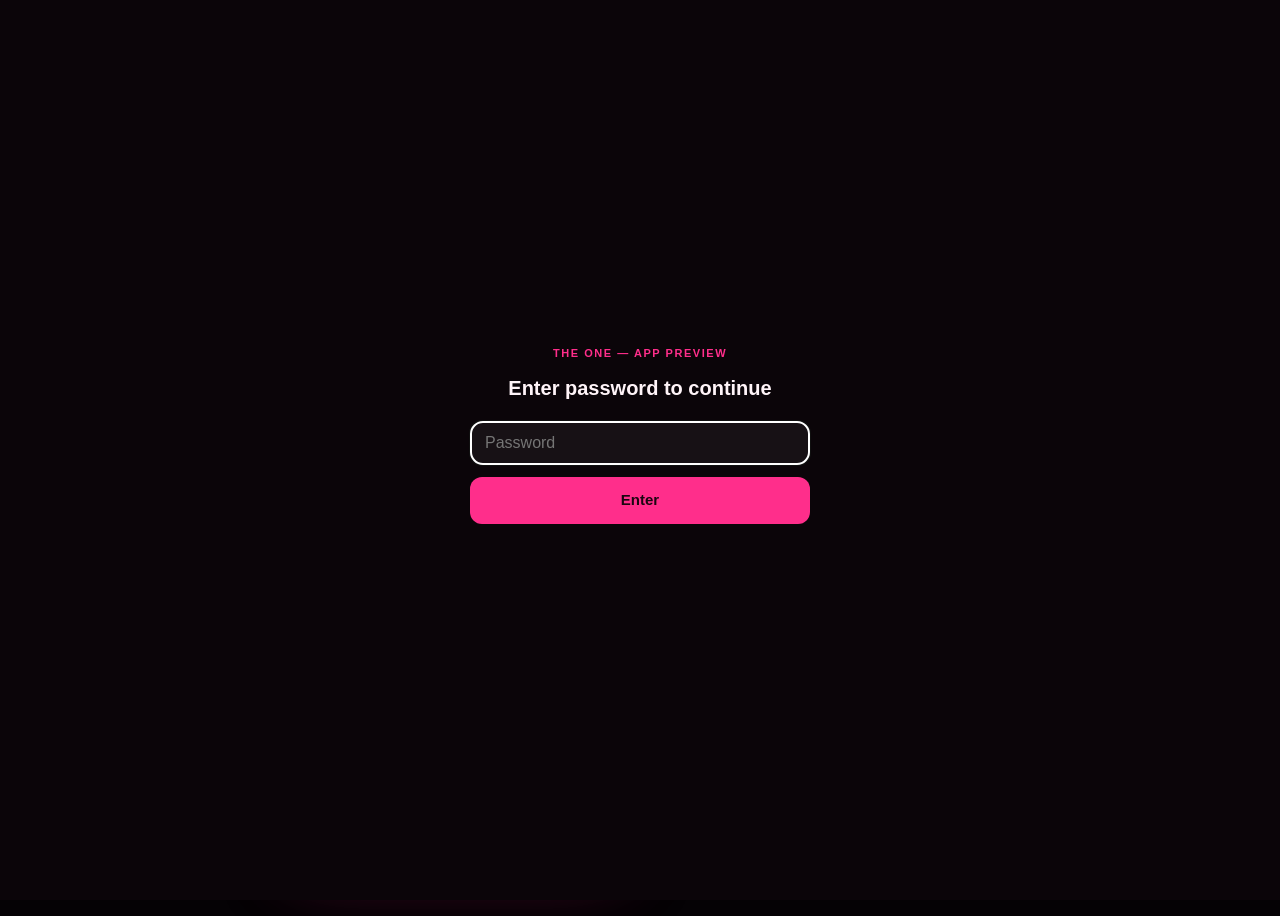
<file: app/drag.html>
<!doctype html>
<meta charset="utf-8">
<meta name="viewport" content="width=device-width,initial-scale=1,viewport-fit=cover">
<!-- Copy of ../drag-concept/index.html (2026-10-16) for Version 2, which shows it in a frame with #embed. Published as its own page, so it carries its own doctype and charset. -->
<title>Drag to Predict</title>
<style>body{visibility:hidden}</style>
<script src="gate.js"></script>
<script>if (/^#embed/.test(location.hash)) document.documentElement.className += " embed"; // just the phone, inside Version 2</script>
<link rel="preconnect" href="https://fonts.googleapis.com">
<link rel="preconnect" href="https://fonts.gstatic.com" crossorigin>
<link rel="stylesheet" href="https://fonts.googleapis.com/css2?family=Anton&family=Archivo+Black&family=Inter:wght@400..800&family=Barlow:wght@500;600;700;800&display=swap">
<style>
/* Layout: one playable phone (full screen on a phone), short notes beside it on desktop. One dark look: THE ONE is a night product. */
:root {
  --bg: #07030a; --plum: #1c0913; --plum-2: #2a0f1e; --plum-3: #3a1529;
  --ink: #fff4f8; --ink-2: rgba(255, 244, 248, .80); --ink-3: rgba(255, 244, 248, .62); --muted: #c99baf;
  --pink: #ff2e8b; --pink-deep: #c2186a; --pink-ink: #1a0610; --pink-soft: rgba(255, 46, 139, .16);
  --gold: #f5b849; --gold-deep: #b5811f; --gold-ink: #1a1205;
  --line: rgba(255, 255, 255, .12); --line-2: rgba(255, 255, 255, .22);
  --display: "Anton", Impact, "Arial Narrow", sans-serif;
  --ui: "Inter", -apple-system, "Segoe UI", Roboto, Arial, sans-serif;
  --label: "Barlow", "DIN Alternate", "Arial Narrow", Arial, sans-serif;
  --spring: cubic-bezier(.2, 1.6, .4, 1);
  color-scheme: dark;
}
* { box-sizing: border-box; }
body { margin: 0; background: radial-gradient(1200px 800px at 50% -10%, #2a0a1b 0%, #0b0509 55%, #050205 100%), var(--bg); color: var(--ink); font: 400 16px/1.5 var(--ui); -webkit-font-smoothing: antialiased; }
button { font: inherit; color: inherit; }
img { -webkit-user-drag: none; user-select: none; }
.page { display: flex; justify-content: center; align-items: flex-start; gap: 48px; padding: 24px 16px 48px; }
.phonebox { position: relative; flex: none; }
.notes { width: 320px; padding-top: 28px; }
.notes h1 { margin: 0; font: 400 46px/1 var(--display); letter-spacing: .02em; text-transform: uppercase; }
.notes h1 span { color: var(--pink); text-shadow: 0 0 26px rgba(255, 46, 139, .55); }
.notes p { color: var(--ink-2); margin: 12px 0 0; font-size: .95rem; }
.notes ol { margin: 16px 0 0; padding-left: 1.2em; display: grid; gap: 8px; color: var(--ink-2); font-size: .95rem; }
.notes ol b { color: var(--ink); }
.notes .row { display: flex; gap: 10px; margin-top: 18px; flex-wrap: wrap; }
.nbtn { min-height: 40px; padding: 0 16px; border-radius: 999px; border: 1px solid var(--line-2); background: rgba(255, 255, 255, .05); font: 700 12px/1 var(--label); letter-spacing: .14em; text-transform: uppercase; cursor: pointer; }
.nbtn:hover { border-color: var(--pink); }
.notes .small { font-size: .82rem; color: var(--ink-3); }
@media (max-width: 760px) { .page { flex-direction: column; align-items: center; gap: 24px; } .notes { width: auto; max-width: 420px; padding-top: 0; } }
@media (max-width: 500px) { .page { padding: 0 0 32px; } .notes { padding-inline: 16px; } }
html.embed .page { display: block; padding: 0; } html.embed .notes { display: none; }

/* ---------- phone ---------- */
.phone { position: relative; width: 390px; height: 844px; border-radius: 44px; overflow: hidden; transform-origin: top left; user-select: none; -webkit-user-select: none; -webkit-tap-highlight-color: transparent;
  background: radial-gradient(360px 280px at 50% -60px, rgba(255, 46, 139, .30), transparent 70%), radial-gradient(420px 380px at 50% 0%, #2a0a1b 0%, var(--bg) 72%);
  box-shadow: 0 0 0 1px rgba(255, 46, 139, .22), 0 30px 70px -34px rgba(255, 46, 139, .45), 0 30px 60px -24px rgba(0, 0, 0, .85);
  display: flex; flex-direction: column; }
@media (max-width: 500px) { .phone { width: 100vw; height: 100dvh; min-height: 640px; border-radius: 0; box-shadow: none; } }
.top { display: flex; align-items: center; justify-content: space-between; padding: 14px 16px 4px; }
.logo { display: flex; align-items: center; gap: 8px; font: 400 24px/1 var(--display); letter-spacing: .05em; }
.logo i { display: inline-grid; place-items: center; width: 27px; height: 29px; border-radius: 8px; background: var(--pink); color: var(--pink-ink); font: 400 20px/1 var(--display); font-style: normal; box-shadow: 0 0 16px rgba(255, 46, 139, .55); }
.qdots { display: flex; gap: 5px; }
.qdots span { width: 22px; height: 5px; border-radius: 3px; background: rgba(255, 255, 255, .14); transition: background .3s; }
.qdots span.done { background: var(--gold); box-shadow: 0 0 8px rgba(245, 184, 73, .6); }
.qdots span.now { background: var(--pink); box-shadow: 0 0 10px rgba(255, 46, 139, .7); }
.pillrow { display: flex; justify-content: center; padding: 4px 16px 0; }
.pill { display: flex; align-items: center; gap: 9px; padding: 6px 13px; border-radius: 999px; background: rgba(255, 255, 255, .06); border: 1px solid var(--line); font: 700 11px/1 var(--label); letter-spacing: .14em; text-transform: uppercase; color: var(--ink-2); white-space: nowrap; }
.pill .dot { width: 7px; height: 7px; border-radius: 50%; background: var(--pink); box-shadow: 0 0 10px var(--pink); animation: blink 1.6s infinite; }
.pill b { font: 800 13.5px/1 var(--label); letter-spacing: .04em; text-transform: none; color: var(--ink); font-variant-numeric: tabular-nums; }
@keyframes blink { 50% { opacity: .35; } }
.qhead { text-align: center; padding: 8px 16px 6px; }
.kick { font: 600 11.5px/1 var(--label); letter-spacing: .22em; text-transform: uppercase; color: var(--ink-2); display: flex; justify-content: center; gap: 8px; align-items: center; }
.chipk { font: 700 10.5px/1 var(--label); letter-spacing: .12em; background: var(--gold); color: var(--gold-ink); padding: 4px 8px; border-radius: 999px; }
/* 22 Oct: the headline is "Who is THE ONE?" on every question, as in the pink design; the question's own name sits in the line above it */
/* 22 Oct, option B: the headline says what you are judging, always in two lines (white, then pink) so the photos never change size between questions */
.qhead h2 { margin: 6px 0 0; font: 400 25px/1.08 "Archivo Black", var(--ui); letter-spacing: -.01em; text-transform: uppercase; }
.qhead h2 span { display: block; white-space: nowrap; line-height: 28px; }
.qhead h2 .l2 { font-size: 30px; line-height: 34px; color: var(--pink); text-shadow: 0 0 22px rgba(255, 46, 139, .65); }
.qhead h2 .l2.pop { animation: hpop .6s var(--spring); }
@keyframes hpop { 0% { transform: scale(.6); opacity: 0; } 60% { transform: scale(1.08); opacity: 1; } 100% { transform: none; } }

/* ---------- the two women ---------- */
.stage { position: relative; flex: 1 1 auto; min-height: 280px; max-height: 470px; } /* 470 since 22 Oct: the instruction row above the tray is gone, so the photos take its space */
.panes { position: absolute; inset: 4px 10px 6px; display: grid; grid-template-columns: 1fr 1fr; gap: 10px; } /* 22 Oct: rounded photo cards with a pink glow */
.pane { position: relative; overflow: hidden; border: 0; padding: 0; margin: 0; border-radius: 22px; background: var(--plum-2); cursor: pointer; text-align: left; box-shadow: 0 0 22px -2px rgba(255, 46, 139, .55); transition: filter .25s, transform .25s var(--spring); }
.pane img.ph { position: absolute; inset: 0; width: 100%; height: 100%; object-fit: cover; transition: transform .35s var(--spring); }
.pane .fade { position: absolute; inset: 0; background: linear-gradient(to top, rgba(14, 3, 9, .96) 0%, rgba(14, 3, 9, .4) 30%, rgba(14, 3, 9, 0) 55%), linear-gradient(to bottom, rgba(14, 3, 9, .4), rgba(14, 3, 9, 0) 15%); }
.pane .who { position: absolute; left: 14px; right: 10px; bottom: 12px; color: #fff; pointer-events: none; }
.pane .who b { display: block; font: 400 32px/1 var(--display); letter-spacing: .03em; text-transform: uppercase; }
.pane .who small { display: flex; align-items: center; gap: 4px; margin-top: 5px; font: 500 12px/1 var(--ui); color: rgba(255, 244, 248, .85); white-space: nowrap; }
.flag { width: 18px; height: 12px; border-radius: 2px; flex: none; }
.pane::after { content: ""; position: absolute; inset: 0; border-radius: inherit; pointer-events: none; box-shadow: inset 0 0 0 1.5px rgba(255, 46, 139, .9), inset 0 0 26px rgba(255, 46, 139, .35); transition: box-shadow .2s; }
.pane.hover::after { box-shadow: inset 0 0 0 3px var(--pink), inset 0 -120px 90px -60px rgba(255, 46, 139, .6); }
.pane.hover img.ph { transform: scale(1.04); }
.pane.hover.gold::after { box-shadow: inset 0 0 0 3px var(--gold), inset 0 -120px 90px -60px rgba(245, 184, 73, .5); }
.pane.target::after { animation: target 1.1s infinite; }
@keyframes target { 50% { box-shadow: inset 0 0 0 3px rgba(255, 46, 139, .8); } }
.pane.spot::after { box-shadow: inset 0 0 0 3px var(--gold), 0 0 0 0 transparent; }
.pane.dim img.ph { filter: brightness(.38) saturate(.6); }
/* tap-to-pick pill on each photo, shown while choosing: dragging and tapping both work */
.pane .sel { position: absolute; top: 46px; left: 50%; z-index: 3; transform: translate(-50%, -4px); display: inline-flex; align-items: center; gap: 6px; padding: 5px 11px 5px 6px; border-radius: 999px; background: rgba(14, 3, 9, .6); border: 1px solid rgba(255, 255, 255, .4); color: #fff; font: 700 10.5px/1 var(--label); letter-spacing: .12em; text-transform: uppercase; white-space: nowrap; pointer-events: none; opacity: 0; transition: opacity .2s, transform .2s, background .2s, color .2s; -webkit-backdrop-filter: blur(6px); backdrop-filter: blur(6px); }
.pane .sel i { width: 16px; height: 16px; border-radius: 50%; border: 1.5px solid currentColor; display: grid; place-items: center; font: 800 9px/1 var(--ui); font-style: normal; }
.pane .sel .s-crowd { display: none; }
.panes[data-step="crowd"] .pane .sel { opacity: 1; transform: translate(-50%, 0); } /* "Tap to pick" on the first step is gone (Alon, 22 Oct); tapping her photo still picks her */
.panes[data-step="crowd"] .pane .sel { border-color: rgba(245, 184, 73, .7); color: var(--gold); }
.panes[data-step="crowd"] .pane .sel .s-me { display: none; }
.panes[data-step="crowd"] .pane .sel .s-crowd { display: inline; }
.panes[data-step="me"] .pane:focus-visible .sel { background: var(--pink); border-color: var(--pink); color: var(--pink-ink); }
.panes[data-step="crowd"] .pane:focus-visible .sel { background: var(--gold); border-color: var(--gold); color: var(--gold-ink); }
@media (hover: hover) {
  .panes[data-step="me"] .pane:hover .sel { background: var(--pink); border-color: var(--pink); color: var(--pink-ink); }
  .panes[data-step="crowd"] .pane:hover .sel { background: var(--gold); border-color: var(--gold); color: var(--gold-ink); }
  .panes[data-step="me"] .pane:hover::after { box-shadow: inset 0 0 0 3px var(--pink); }
  .panes[data-step="crowd"] .pane:hover::after { box-shadow: inset 0 0 0 3px var(--gold); }
}
.vs { position: absolute; left: 50%; top: 46%; transform: translate(-50%, -50%); width: 52px; height: 52px; border-radius: 50%; display: grid; place-items: center; background: radial-gradient(circle at 50% 38%, #3a1529, #12050c); color: #fff; border: 2px solid var(--pink); font: 400 18px/1 "Archivo Black", var(--ui); letter-spacing: -.02em; box-shadow: 0 0 0 4px rgba(255, 46, 139, .18), 0 0 28px rgba(255, 46, 139, .8); z-index: 3; pointer-events: none; } /* 22 Oct: pink glow, as in the pink design */
.slot { position: absolute; bottom: 92px; z-index: 2; }
/* the app's tab bar, on the question screen too (2026-10-16) */
.tabbar { display: grid; grid-template-columns: repeat(4, 1fr); padding: 6px 8px 12px; background: rgba(12, 4, 9, .92); border-top: 1px solid var(--line); border-radius: 24px 24px 0 0; flex: none; position: relative; z-index: 5; --on-ic: var(--ink-3); }
.tabbar span { display: grid; justify-items: center; gap: 3px; padding: 6px 0; font: 500 11.5px/1 var(--ui); border-radius: 14px; color: var(--ink-3); cursor: pointer; }
.tabbar span.on { color: var(--ink); font-weight: 700; background: var(--pink-soft); --on-ic: var(--pink); --nav-cut: #2a0b1c; }
.tabbar svg { width: 24px; height: 24px; color: var(--on-ic); }
.navme { width: 24px; height: 24px; border-radius: 50%; overflow: hidden; display: block; background: #2a0b1c; box-shadow: 0 0 0 1.5px var(--ink-3); }
.navme img { width: 100%; height: 100%; object-fit: cover; object-position: 50% 15%; display: block; }
.tabbar span { white-space: nowrap; }
/* her preview and Contact me on each photo (preview 2026-10-22; it replaced the stand-in 0:08 video) */
.pane .vbtn { position: absolute; top: 10px; right: 8px; z-index: 4; display: inline-flex; align-items: center; gap: 4px; padding: 6px 10px 6px 8px; border-radius: 999px; border: 1px solid var(--pink); background: rgba(14, 3, 9, .6); -webkit-backdrop-filter: blur(6px); backdrop-filter: blur(6px); color: #fff; font: 700 11px/1 var(--label); letter-spacing: .08em; text-transform: uppercase; cursor: pointer; }
.pane .vbtn svg { width: 10px; height: 10px; color: var(--pink); }
.pane .cme { display: inline-flex; align-items: center; gap: 5px; margin-top: 8px; font: 700 10.5px/1 var(--label); letter-spacing: .12em; text-transform: uppercase; color: var(--pink); pointer-events: auto; cursor: pointer; padding: 3px 0; }
.pane .cme svg { width: 13px; height: 13px; }
.slot.me { left: 10px; } .slot.crowd { right: 8px; }

/* ---------- her preview: a full-screen story of her photos (2026-10-22) ---------- */
.story { position: absolute; inset: 0; z-index: 44; background: #000; overflow: hidden; touch-action: manipulation; }
.story.in { animation: soIn .28s ease-out; }
@keyframes soIn { from { opacity: 0; transform: scale(.96); } to { opacity: 1; transform: none; } }
.so-media { position: absolute; inset: 0; pointer-events: none; }
.so-media .fg { position: absolute; inset: 0; width: 100%; height: 100%; object-fit: cover; }
.so-media .fg[hidden], .so-snd[hidden] { display: none; } /* a clip (.mp4) plays in the same place as a photo */
.so-snd { width: 40px; height: 40px; border: 0; border-radius: 50%; background: rgba(14, 3, 9, .45); color: #fff; font: 400 17px/1 var(--ui); cursor: pointer; } /* full screen, placed on her face (object-position per photo) */
.so-shade { position: absolute; inset: 0; pointer-events: none; background: linear-gradient(180deg, rgba(0, 0, 0, .62) 0, rgba(0, 0, 0, 0) 20%, rgba(0, 0, 0, 0) 50%, rgba(7, 3, 10, .96) 100%); }
.so-segs { position: absolute; top: calc(12px + env(safe-area-inset-top)); left: 12px; right: 12px; z-index: 3; display: flex; gap: 4px; pointer-events: none; }
.so-seg { flex: 1; height: 3px; border-radius: 2px; background: rgba(255, 255, 255, .3); overflow: hidden; }
.so-seg i { display: block; height: 100%; width: 0; background: #fff; }
.so-seg.done i { width: 100%; }
.so-seg.now i { animation: soFill var(--dur, 5s) linear forwards; }
@keyframes soFill { to { width: 100%; } }
.story.paused .so-seg.now i { animation-play-state: paused; }
.so-head { position: absolute; top: calc(24px + env(safe-area-inset-top)); left: 12px; right: 6px; z-index: 3; display: flex; align-items: center; gap: 10px; }
.so-head img { width: 38px; height: 38px; border-radius: 50%; object-fit: cover; box-shadow: 0 0 0 2px var(--pink); }
.so-head b { display: flex; align-items: center; gap: 6px; font: 700 16px/1.1 var(--ui); }
.so-head small { display: block; margin-top: 3px; font: 500 12.5px/1.2 var(--ui); color: var(--ink-2); }
.so-x { margin-left: auto; width: 44px; height: 44px; border: 0; background: none; color: #fff; font: 400 26px/1 var(--ui); cursor: pointer; }
.so-tap { position: absolute; top: 80px; bottom: 190px; z-index: 2; }
.so-tap.prev { left: 0; width: 32%; } .so-tap.next { right: 0; width: 68%; }
.so-hint { position: absolute; top: 48%; z-index: 2; font: 700 11px/1 var(--label); letter-spacing: .12em; text-transform: uppercase; color: rgba(255, 255, 255, .7); pointer-events: none; animation: soHint 2.4s ease forwards; }
@keyframes soHint { 0%, 70% { opacity: 1; } 100% { opacity: 0; } }
.so-foot { position: absolute; left: 16px; right: 16px; bottom: calc(20px + env(safe-area-inset-bottom)); z-index: 3; display: grid; gap: 10px; }
.so-bio { margin: 0 0 6px; font: 500 16px/1.35 var(--ui); color: var(--ink); text-shadow: 0 1px 10px rgba(0, 0, 0, .7); }
.so-bio::before { content: "\201C"; color: var(--pink); font: 400 34px/0 var(--display); vertical-align: -12px; margin-right: 4px; }
.so-btn { min-height: 52px; border-radius: 999px; font: 400 21px/1 var(--display); letter-spacing: .08em; text-transform: uppercase; cursor: pointer; }
.so-btn.see { border: 1.5px solid var(--gold); background: rgba(14, 3, 9, .55); color: var(--gold); -webkit-backdrop-filter: blur(6px); backdrop-filter: blur(6px); }
.so-btn.back { border: 0; background: linear-gradient(135deg, #ff4f9e, var(--pink) 45%, var(--pink-deep)); color: var(--pink-ink); box-shadow: 0 10px 30px -10px rgba(255, 46, 139, .8); }

/* ---------- her stats: one screen, opened from her preview (2026-10-22) ---------- */
.stats { position: absolute; inset: 0; z-index: 46; display: flex; flex-direction: column; background: radial-gradient(360px 260px at 50% -60px, rgba(255, 46, 139, .22), transparent 70%), var(--bg); }
.stats.in { animation: ssIn .28s ease-out; }
@keyframes ssIn { from { opacity: 0; transform: translateY(24px); } to { opacity: 1; transform: none; } }
.ss-body { flex: 1 1 auto; overflow-y: auto; -webkit-overflow-scrolling: touch; padding: calc(14px + env(safe-area-inset-top)) 16px 10px; }
.ss-top { display: flex; align-items: center; gap: 10px; }
.ss-back { width: 34px; height: 44px; margin-left: -8px; border: 0; background: none; color: var(--ink); font: 400 30px/1 var(--ui); cursor: pointer; }
.ss-top img { width: 42px; height: 42px; border-radius: 50%; object-fit: cover; box-shadow: 0 0 0 2px var(--pink); }
.ss-top b { display: flex; align-items: center; gap: 6px; font: 700 17px/1.1 var(--ui); }
.ss-top small { display: block; margin-top: 3px; font: 500 12.5px/1.2 var(--ui); color: var(--ink-3); }
.ss-clock { margin-left: auto; display: inline-flex; align-items: center; gap: 6px; padding: 6px 10px; border-radius: 999px; border: 1px solid rgba(255, 46, 139, .6); font: 700 12px/1 var(--label); letter-spacing: .04em; color: var(--pink); white-space: nowrap; }
.ss-clock .dot { width: 7px; height: 7px; border-radius: 50%; background: var(--pink); box-shadow: 0 0 8px var(--pink); animation: blink 1.6s infinite; }
.ss-facts { margin-top: 12px; padding: 11px 13px; border-radius: 14px; background: var(--plum); border: 1px solid var(--line); font: 500 14.5px/1.2 var(--ui); color: var(--ink-2); }
.ss-facts b { color: var(--ink); font-size: 17px; }
.ss-h { display: flex; justify-content: space-between; align-items: baseline; margin: 16px 0 9px; font: 800 11px/1 var(--label); letter-spacing: .16em; text-transform: uppercase; color: var(--pink); }
.ss-h small { font: 600 12px/1 var(--ui); letter-spacing: 0; text-transform: none; color: var(--ink-3); }
.ss-last { display: grid; grid-template-columns: repeat(5, 1fr); gap: 4px; text-align: center; }
.ss-last img { display: block; width: 44px; height: 44px; margin: 0 auto 6px; border-radius: 50%; object-fit: cover; }
.ss-last .w img { box-shadow: 0 0 0 2.5px #35d6a4; } .ss-last .l img { box-shadow: 0 0 0 2.5px #ff6b6b; opacity: .8; }
.ss-last b { display: block; font: 800 11.5px/1 var(--label); letter-spacing: .06em; text-transform: uppercase; }
.ss-last .w b { color: #35d6a4; } .ss-last .l b { color: #ff6b6b; }
.ss-last span { display: block; margin-top: 3px; font: 700 15px/1.2 var(--ui); }
.ss-last small { font: 500 11px/1.2 var(--ui); color: var(--ink-3); }
.ss-q { margin-bottom: 6px; border: 1px solid var(--line); border-radius: 14px; background: var(--plum); overflow: hidden; }
.ss-q.open { border-color: rgba(245, 184, 73, .6); }
.ss-qh { width: 100%; display: flex; align-items: center; gap: 10px; padding: 11px 12px; border: 0; background: none; color: var(--ink); text-align: left; cursor: pointer; }
.ss-qn { flex: none; width: 23px; height: 23px; border-radius: 50%; display: grid; place-items: center; background: var(--pink-soft); color: var(--pink); font: 800 11.5px/1 var(--ui); }
.ss-q.cur .ss-qn { background: var(--gold); color: var(--gold-ink); }
.ss-nm { font: 700 14.5px/1.2 var(--ui); }
.ss-nm small { display: block; margin-top: 2px; font: 700 11.5px/1.2 var(--ui); color: var(--gold); }
.ss-won { margin-left: auto; font: 500 13px/1 var(--ui); color: var(--ink-2); white-space: nowrap; }
.ss-won b { color: var(--ink); font-size: 15.5px; }
.ss-ch { flex: none; width: 14px; color: var(--ink-3); font-size: 13px; text-align: center; transition: transform .2s; }
.ss-q.open .ss-ch { transform: rotate(180deg); }
.ss-det { padding: 0 12px 10px; }
.ss-det[hidden] { display: none; }
.ss-dh { display: flex; justify-content: space-between; padding: 8px 0 5px; border-top: 1px solid var(--line); font: 700 10.5px/1 var(--label); letter-spacing: .12em; text-transform: uppercase; color: var(--ink-3); }
.ss-dr { display: grid; grid-template-columns: 72px 1fr 76px; gap: 10px; align-items: center; padding: 4px 0; font: 700 14px/1.2 var(--ui); font-variant-numeric: tabular-nums; }
.ss-dr .tr { position: relative; height: 8px; border-radius: 4px; background: rgba(255, 255, 255, .07); overflow: hidden; }
.ss-dr .tr i { position: absolute; left: 0; top: 0; bottom: 0; border-radius: 0 4px 4px 0; background: var(--pink); }
.ss-dr .n { text-align: right; }
.ss-dr.z { color: var(--ink-3); font-weight: 500; }
.ss-dr.lost { margin-top: 3px; padding-top: 7px; border-top: 1px dashed var(--line); }
.ss-dr.lost .tr i { background: rgba(255, 255, 255, .35); }
.ss-foot { flex: none; padding: 8px 16px calc(14px + env(safe-area-inset-bottom)); display: grid; }

/* the two icons, in the tray and on her photo */
.chip { position: relative; display: grid; justify-items: center; gap: 4px; touch-action: none; cursor: grab; }
.chip .lbl { font: 800 10.5px/1 var(--label); letter-spacing: .14em; padding: 4px 7px; border-radius: 999px; text-transform: uppercase; }
.chip.me .face { width: 58px; height: 58px; border-radius: 50%; background: radial-gradient(circle at 50% 45%, #3a1529, #1c0913); box-shadow: 0 0 0 3px var(--pink), 0 0 22px rgba(255, 46, 139, .7); overflow: hidden; display: grid; place-items: center; }
.chip.me .face img { width: 100%; height: 100%; object-fit: contain; }
.chip.me .lbl { background: #fff; color: var(--pink-ink); }
.chip.crowd .cl { position: relative; width: 84px; height: 58px; }
.chip.crowd .cl img, .chip.crowd .cl .m { position: absolute; width: 26px; height: 26px; border-radius: 50%; object-fit: cover; box-shadow: 0 0 0 2px var(--plum); }
.chip.crowd .cl .m { display: grid; place-items: center; font: 800 10px/1 var(--ui); color: var(--pink-ink); }
.chip.crowd .lbl { background: var(--pink); color: var(--pink-ink); box-shadow: 0 0 12px rgba(255, 46, 139, .6); }
.chip .badge { position: absolute; top: -6px; right: -10px; font: 800 10px/1 var(--label); letter-spacing: .06em; padding: 4px 6px; border-radius: 999px; background: var(--gold); color: var(--gold-ink); box-shadow: 0 0 10px rgba(245, 184, 73, .6); }
.chip .pct { position: absolute; top: -12px; left: 50%; transform: translateX(-50%); font: 400 20px/1 var(--display); padding: 4px 8px; border-radius: 10px; background: var(--gold); color: var(--gold-ink); box-shadow: 0 0 14px rgba(245, 184, 73, .7); white-space: nowrap; }
.chip.lifted { opacity: .22; }
.chip.landed { animation: land .5s var(--spring); }
@keyframes land { 0% { transform: scale(1.35, .7); } 40% { transform: scale(.85, 1.2); } 70% { transform: scale(1.06, .95); } 100% { transform: none; } }

/* ---------- dock ---------- */
.dock { flex: none; padding: 18px 16px 18px; display: grid; gap: 12px; transition: opacity .25s, transform .25s; }
.dock.away { opacity: 0; transform: translateY(20px); pointer-events: none; }
/* the step's one line sits on the tray's top edge, only when there is something to say (22 Oct: "Drag yourself onto your pick" is gone) */
.tlegend { position: absolute; top: 0; left: 50%; z-index: 2; transform: translate(-50%, -50%); padding: 6px 13px; border-radius: 999px; background: var(--gold); color: var(--gold-ink); font: 800 12.5px/1 var(--label); letter-spacing: .12em; text-transform: uppercase; white-space: nowrap; box-shadow: 0 0 16px rgba(245, 184, 73, .5); }
.tlegend[hidden] { display: none; }
.tag { flex: none; font: 700 11px/1 var(--label); letter-spacing: .1em; padding: 5px 8px; border-radius: 999px; white-space: nowrap; background: var(--gold); color: var(--gold-ink); }
.tag.zero { background: transparent; color: var(--ink-3); border: 1px solid var(--line-2); }
.tray { position: relative; display: grid; grid-template-columns: 1fr auto 1fr; align-items: end; padding: 14px 18px 12px; border-radius: 26px; background: rgba(255, 255, 255, .04); border: 1px solid var(--line); min-height: 137px; } /* the height of the first step, so the photos keep their size when the step changes */
.tray .home { display: grid; justify-items: center; gap: 6px; }
.tray .home small { font: 600 11px/1.2 var(--ui); color: var(--ink-3); text-align: center; }
.tray .arrow { align-self: center; color: var(--ink-3); font: 400 22px/1 var(--display); letter-spacing: .1em; }
.tray .chip.me .face { width: 68px; height: 68px; }
.tray .chip.crowd .cl { transform: scale(1.12); transform-origin: bottom center; }
.chip.bob { animation: bob 1.6s ease-in-out infinite; }
@keyframes bob { 50% { transform: translateY(-7px) rotate(-3deg); } }
.chip.asleep { filter: grayscale(1) brightness(.55); cursor: not-allowed; }
.chip.asleep::after { content: ""; position: absolute; top: 14px; left: 50%; width: 22px; height: 22px; transform: translateX(-50%); background: url("data:image/svg+xml,%3Csvg xmlns='http://www.w3.org/2000/svg' viewBox='0 0 24 24'%3E%3Crect x='5' y='10.5' width='14' height='10' rx='2.5' fill='%23fff'/%3E%3Cpath d='M8 10.5V8a4 4 0 0 1 8 0v2.5' fill='none' stroke='%23fff' stroke-width='2.4'/%3E%3C/svg%3E") center/contain no-repeat; }
.chip.awake { animation: awake .7s var(--spring), bob 1.6s ease-in-out .7s infinite; }
@keyframes awake { 0% { transform: scale(.6) rotate(-14deg); filter: brightness(2.2); } 60% { transform: scale(1.15) rotate(6deg); } 100% { transform: none; } }
.chip.armed .face, .chip.armed .cl { outline: 3px dashed var(--gold); outline-offset: 6px; border-radius: 50%; }
.empty { width: 68px; height: 68px; border-radius: 50%; border: 2px dashed var(--line-2); display: grid; place-items: center; color: var(--ink-3); font: 700 10px/1 var(--label); letter-spacing: .1em; }
.hand { position: absolute; left: 22%; bottom: 52px; width: 34px; height: 34px; pointer-events: none; opacity: 0; animation: hand 2.2s ease-in-out infinite; z-index: 6; }
@keyframes hand { 0% { opacity: 0; transform: translate(0, 0) scale(.9); } 15% { opacity: 1; } 70% { opacity: 1; transform: translate(-6px, -170px) scale(1); } 100% { opacity: 0; transform: translate(-6px, -190px) scale(.9); } }

/* ---------- drag ghost and effects ---------- */
.ghost { position: absolute; left: 0; top: 0; z-index: 20; pointer-events: none; transform: translate(-50%, -50%); transition: none; filter: drop-shadow(0 16px 18px rgba(0, 0, 0, .55)); }
.ghost .chip { cursor: grabbing; }
.ghost .chip.me .face { width: 76px; height: 76px; }
.ghost.home { transition: left .38s var(--spring), top .38s var(--spring); }
.ghost.fly { transition: left .42s cubic-bezier(.3, 1.3, .5, 1), top .42s cubic-bezier(.3, 1.3, .5, 1); }
.fx { position: absolute; inset: 0; pointer-events: none; z-index: 30; overflow: hidden; }
.spark { position: absolute; width: 8px; height: 8px; border-radius: 50%; animation: spark .7s ease-out forwards; }
@keyframes spark { from { transform: translate(-50%, -50%) scale(1); opacity: 1; } to { transform: translate(calc(-50% + var(--dx)), calc(-50% + var(--dy))) scale(.2); opacity: 0; } }
.trail { position: absolute; width: 20px; height: 20px; border-radius: 50%; object-fit: cover; transform: translate(-50%, -50%); animation: trail .55s ease-out forwards; box-shadow: 0 0 0 2px var(--plum); }
@keyframes trail { to { transform: translate(-50%, -50%) scale(.2); opacity: 0; } }
.rain { position: absolute; width: 26px; height: 26px; border-radius: 50%; object-fit: cover; box-shadow: 0 0 0 2px var(--plum); transform: translate(-50%, -50%); transition: left .5s cubic-bezier(.3, 1.4, .5, 1), top .5s cubic-bezier(.3, 1.4, .5, 1); }
.floaty { position: absolute; transform: translate(-50%, -50%); font: 400 26px/1 var(--display); color: var(--gold); text-shadow: 0 0 18px rgba(245, 184, 73, .8); animation: floaty 1.1s ease-out forwards; white-space: nowrap; }
@keyframes floaty { 0% { opacity: 0; transform: translate(-50%, -30%) scale(.6); } 20% { opacity: 1; transform: translate(-50%, -60%) scale(1.15); } 100% { opacity: 0; transform: translate(-50%, -260%) scale(1); } }
.confetti { position: absolute; width: 8px; height: 13px; border-radius: 2px; animation: conf var(--t) cubic-bezier(.2, .6, .4, 1) forwards; }
@keyframes conf { 0% { transform: translate(-50%, -50%) rotate(0); opacity: 1; } 100% { transform: translate(calc(-50% + var(--dx)), calc(-50% + var(--dy))) rotate(var(--rot)); opacity: 0; } }
.shake { animation: shake .35s; }
@keyframes shake { 20% { transform: translateX(-4px); } 40% { transform: translateX(4px); } 60% { transform: translateX(-3px); } 80% { transform: translateX(2px); } }

/* ---------- the banner over the crowd's pick ---------- */
.banner { position: absolute; left: 12px; right: 12px; bottom: 84px; z-index: 12; padding: 12px 12px 10px; border-radius: 24px;
  background: linear-gradient(180deg, #3a1529, #1c0913); border: 1px solid rgba(245, 184, 73, .55);
  box-shadow: 0 -10px 40px -10px rgba(245, 184, 73, .35), 0 30px 60px -20px rgba(0, 0, 0, .9), inset 0 1px 0 rgba(255, 255, 255, .08);
  display: grid; gap: 8px; transform-origin: var(--tx, 50%) 0; }
.banner.in { animation: bannerIn .6s var(--spring); }
@keyframes bannerIn { 0% { opacity: 0; transform: translateY(-40px) scale(.6); } 100% { opacity: 1; transform: none; } }
.banner.out { animation: bannerOut .45s ease-in forwards; }
@keyframes bannerOut { to { opacity: 0; transform: translateY(-120px) scale(.4); } }
.banner .tail { position: absolute; top: -9px; left: var(--tx, 50%); width: 18px; height: 18px; margin-left: -9px; transform: rotate(45deg); background: #3a1529; border-left: 1px solid rgba(245, 184, 73, .55); border-top: 1px solid rgba(245, 184, 73, .55); }
.bn-head { display: grid; grid-template-columns: auto 1fr auto; gap: 10px; align-items: center; }
.bn-head .mini { position: relative; width: 44px; height: 34px; }
.bn-head .mini img { position: absolute; width: 22px; height: 22px; border-radius: 50%; box-shadow: 0 0 0 2px var(--plum); object-fit: cover; }
.bn-head small { display: block; font: 700 10.5px/1 var(--label); letter-spacing: .16em; text-transform: uppercase; color: var(--gold); }
.bn-head b { display: block; margin-top: 3px; font: 400 21px/1 var(--display); letter-spacing: .02em; text-transform: uppercase; }
.bn-step { display: flex; align-items: center; gap: 7px; font: 700 10.5px/1 var(--label); letter-spacing: .16em; text-transform: uppercase; color: var(--ink-3); }
.bn-step .bn-pt { margin-left: auto; font: 800 10.5px/1 var(--label); letter-spacing: .08em; font-style: normal; color: var(--gold-ink); background: var(--gold); padding: 4px 8px; border-radius: 999px; box-shadow: 0 0 12px rgba(245, 184, 73, .45); }
.bn-step .bn-pt.ex { background: linear-gradient(90deg, #ffd27a, var(--gold)); }
.bn-step span { width: 17px; height: 17px; border-radius: 5px; display: grid; place-items: center; background: rgba(255, 255, 255, .1); color: var(--ink); font-size: 10px; letter-spacing: 0; }
.ranges { display: grid; grid-template-columns: repeat(5, minmax(0, 1fr)); gap: 6px; }
.rb { white-space: nowrap; min-height: 40px; border-radius: 14px; border: 1px solid var(--line-2); background: rgba(255, 255, 255, .05); font: 400 17px/1 var(--display); letter-spacing: .02em; cursor: pointer; transition: transform .15s var(--spring), background .15s; }
.rb:active { transform: scale(.92); }
.rb.on { background: var(--pink); border-color: var(--pink); color: var(--pink-ink); box-shadow: 0 0 18px rgba(255, 46, 139, .55); transform: translateY(-3px); }
.rb.pop { animation: rbpop .4s var(--spring); }
@keyframes rbpop { 0% { transform: scale(.8); } 60% { transform: scale(1.12) translateY(-3px); } 100% { transform: translateY(-3px); } }
.exact { display: grid; gap: 6px; }
.exact[hidden] { display: none; }
.exact.in { animation: exactIn .4s var(--spring); }
@keyframes exactIn { from { opacity: 0; transform: translateY(10px); } to { opacity: 1; transform: none; } }
.numrow { display: grid; grid-template-columns: 1fr auto 1fr; align-items: center; }
.bignum { display: flex; align-items: baseline; justify-content: center; gap: 2px; font: 400 48px/1 var(--display); letter-spacing: .01em; font-variant-numeric: tabular-nums; text-shadow: 0 0 26px rgba(255, 46, 139, .55); }
.bignum small { font: 400 26px/1 var(--display); color: var(--muted); }
.bignum.unset { color: rgba(255, 244, 248, .25); text-shadow: none; }
.bignum.bump { animation: bump .22s var(--spring); }
@keyframes bump { 0% { transform: scale(1.18); } 100% { transform: none; } }
.split { font: 500 11.5px/1.3 var(--ui); color: var(--ink-3); }
.split b { color: var(--ink); font-weight: 700; display: block; font-size: 12.5px; }
.split.r { text-align: right; }
.ruler { position: relative; display: grid; grid-auto-flow: column; grid-auto-columns: 1fr; gap: 3px; touch-action: none; cursor: ew-resize; }
.cell { min-height: 34px; border-radius: 10px; border: 1px solid var(--line); background: rgba(255, 255, 255, .04); display: grid; place-items: center; font: 700 12px/1 var(--ui); color: var(--ink-3); font-variant-numeric: tabular-nums; cursor: pointer; padding: 0; transition: transform .12s var(--spring), background .12s; }
.cell.on { background: var(--pink); border-color: var(--pink); color: var(--pink-ink); transform: translateY(-4px) scale(1.12); box-shadow: 0 0 16px rgba(255, 46, 139, .6); }
.lock { min-height: 48px; border: 0; border-radius: 999px; font: 400 22px/1 var(--display); letter-spacing: .08em; text-transform: uppercase; cursor: pointer;
  background: linear-gradient(135deg, #ffd07a, var(--gold) 45%, var(--gold-deep)); color: var(--gold-ink); box-shadow: 0 10px 30px -10px rgba(245, 184, 73, .8), inset 0 1px 0 rgba(255, 255, 255, .4); }
.lock[disabled] { background: rgba(255, 255, 255, .07); color: var(--ink-3); box-shadow: inset 0 0 0 1px var(--line); cursor: default; }
.lock.ready { animation: ready 1.2s ease-in-out infinite; }
@keyframes ready { 50% { box-shadow: 0 10px 40px -6px rgba(245, 184, 73, 1), inset 0 1px 0 rgba(255, 255, 255, .4); transform: scale(1.02); } }
.stamp { position: absolute; left: 50%; top: 42%; z-index: 4; transform: translate(-50%, -50%) rotate(-12deg); padding: 8px 18px; border: 4px solid var(--gold); border-radius: 12px; font: 400 44px/1 var(--display); letter-spacing: .08em; color: var(--gold); background: rgba(28, 9, 19, .85); text-shadow: 0 0 18px rgba(245, 184, 73, .7); animation: stamp .45s cubic-bezier(.2, 1.8, .4, 1) both; pointer-events: none; }
@keyframes stamp { 0% { opacity: 0; transform: translate(-50%, -50%) rotate(-12deg) scale(2.6); } 100% { opacity: 1; transform: translate(-50%, -50%) rotate(-12deg) scale(1); } }
.ch { font: 400 12px/1 var(--ui); color: var(--ink-3); text-align: center; }
.ch button { background: none; border: 0; color: var(--pink); font-weight: 600; cursor: pointer; padding: 4px; }

/* ---------- next question and the end ---------- */
.stage.leave .panes { animation: leave .45s ease-in forwards; }
@keyframes leave { to { transform: translateX(-110%) rotate(-6deg); opacity: 0; } }
.stage.enter .panes { animation: enter .55s var(--spring); }
@keyframes enter { from { transform: translateX(110%) rotate(6deg); opacity: 0; } to { transform: none; opacity: 1; } }
.end { position: absolute; inset: 0; z-index: 40; display: flex; flex-direction: column; gap: 14px; padding: 70px 18px 22px; text-align: center; background: radial-gradient(420px 420px at 50% 20%, rgba(245, 184, 73, .25), transparent 70%), rgba(7, 3, 10, .97); }
.end[hidden] { display: none; }
.end .big { font: 400 110px/.9 var(--display); color: var(--gold); text-shadow: 0 0 40px rgba(245, 184, 73, .55); animation: stamp .6s cubic-bezier(.2, 1.8, .4, 1) both; transform: none; }
.end h3 { margin: 0; font: 400 34px/1 var(--display); letter-spacing: .03em; text-transform: uppercase; }
.end p { margin: 0; color: var(--ink-2); font-size: 14px; }
.end .list { display: grid; gap: 6px; text-align: left; margin-top: 4px; }
.end .li { display: grid; grid-template-columns: 1fr auto; gap: 2px 10px; padding: 9px 12px; border-radius: 14px; background: rgba(255, 255, 255, .05); border: 1px solid var(--line); animation: exactIn .4s var(--spring) both; }
.end .li small { font: 700 10px/1 var(--label); letter-spacing: .14em; text-transform: uppercase; color: var(--ink-3); grid-column: 1 / -1; }
.end .li span { font: 500 13px/1.2 var(--ui); color: var(--ink-2); }
.end .li b { font: 400 18px/1 var(--display); color: var(--ink); letter-spacing: .02em; text-align: right; }
.again { margin-top: auto; min-height: 54px; border: 0; border-radius: 999px; font: 400 22px/1 var(--display); letter-spacing: .08em; text-transform: uppercase; cursor: pointer; background: linear-gradient(135deg, #ff4f9e, var(--pink) 45%, var(--pink-deep)); color: var(--pink-ink); box-shadow: 0 10px 30px -10px rgba(255, 46, 139, .8); }
.toast { position: absolute; left: 50%; top: 92px; z-index: 35; transform: translateX(-50%); padding: 8px 14px; border-radius: 999px; background: rgba(28, 9, 19, .95); border: 1px solid var(--line-2); font: 600 13px/1 var(--ui); white-space: nowrap; animation: toast 1.8s ease forwards; pointer-events: none; }
@keyframes toast { 0% { opacity: 0; transform: translate(-50%, -8px); } 12%, 80% { opacity: 1; transform: translate(-50%, 0); } 100% { opacity: 0; } }
.pane:focus-visible, .chip:focus-visible, .rb:focus-visible, .cell:focus-visible, .lock:focus-visible, .again:focus-visible, .nbtn:focus-visible { outline: 2px solid #fff; outline-offset: 2px; }
.still *, .still *::before, .still *::after { animation: none !important; transition: none !important; }
@media (max-height: 720px) { .qhead h2 { font-size: 21px; } .qhead h2 span { line-height: 23px; } .qhead h2 .l2 { font-size: 25px; line-height: 28px; } .stage { min-height: 262px; } .tray { min-height: 131px; padding-block: 10px; } .bignum { font-size: 40px; } .rb { min-height: 36px; } .cell { min-height: 30px; } .bn-step { font-size: 9.5px; letter-spacing: .12em; } .bn-step .bn-pt { font-size: 9.5px; padding: 3px 7px; } .bn-head b.q2 { font-size: 16px; } .bn-face { width: 36px; height: 36px; } .bignum { font-size: 34px; } .rb { font-size: 15px; } /* 25 Oct: the step lines stay on small phones, they carry the +1 / +7 */ .bopen .slot { opacity: 0; transition: opacity .2s; } }
@media (prefers-reduced-motion: reduce) { *, *::before, *::after { animation-duration: .01ms !important; animation-iteration-count: 1 !important; transition-duration: .01ms !important; } .hand { display: none; } }

/* ---------- 24 Oct (Alon with Sally): the question screen, version 2; live since 25 Oct ----------
   1 where you are: timer in the top line, numbered steps and "Zofia vs Mariana · Question 4 of 5"
   2 no "Crowd's pick" on both women: on the crowd step both photos glow gold
   3 the top of each photo is kept for her face   4 a solid white Preview button by her name, one pulse on each question
   5 your pick: a pink frame and a small avatar badge   6 no Contact me   7 a slim tray */
.tclock { display: inline-flex; align-items: center; gap: 6px; padding: 6px 11px; border-radius: 999px; background: rgba(255, 255, 255, .06); border: 1px solid var(--line); font: 600 12px/1 var(--ui); color: var(--ink-3); }
.tclock .dot { width: 7px; height: 7px; border-radius: 50%; background: var(--pink); box-shadow: 0 0 10px var(--pink); animation: blink 1.6s infinite; }
.tclock b { font: 800 14px/1 var(--label); letter-spacing: .03em; color: var(--ink); font-variant-numeric: tabular-nums; }
.qprog { display: grid; justify-items: center; gap: 8px; padding: 4px 16px 0; }
.qsteps { display: flex; align-items: center; gap: 4px; }
.qsteps span { position: relative; width: 26px; height: 26px; border-radius: 50%; display: grid; place-items: center; font: 800 12px/1 var(--label); color: var(--ink-3); background: rgba(255, 255, 255, .06); border: 1px solid var(--line-2); }
.qsteps span + span { margin-left: 14px; }
.qsteps span + span::before { content: ""; position: absolute; right: 100%; top: 50%; width: 16px; height: 2px; margin-right: 0; background: var(--line-2); }
.qsteps span.done { background: var(--gold); border-color: var(--gold); color: var(--gold-ink); box-shadow: 0 0 8px rgba(245, 184, 73, .5); }
.qsteps span.now { width: 32px; height: 32px; font-size: 14px; background: var(--pink); border-color: var(--pink); color: var(--pink-ink); box-shadow: 0 0 14px rgba(255, 46, 139, .75); }
.qwhere { font: 700 11.5px/1 var(--label); letter-spacing: .14em; text-transform: uppercase; color: var(--ink-2); white-space: nowrap; }
.qwhere b { color: var(--pink); }
.qhead { padding-top: 8px; }
.stage { max-height: 540px; }
.pane .sel { display: none; }
.panes[data-step="crowd"] .pane::after { box-shadow: inset 0 0 0 2.5px var(--gold), inset 0 0 26px rgba(245, 184, 73, .3); animation: crowdglow 1.4s ease-in-out infinite; }
.panes .pane.hover::after { animation: none; }
@keyframes crowdglow { 0%, 100% { box-shadow: inset 0 0 0 1.5px rgba(245, 184, 73, .65), inset 0 0 20px rgba(245, 184, 73, .2); } 50% { box-shadow: inset 0 0 0 3px var(--gold), inset 0 0 34px rgba(245, 184, 73, .45); } }
.pane:has(.slot.me .chip) { box-shadow: 0 0 0 3px var(--pink), 0 0 26px rgba(255, 46, 139, .85); }
.pane .vbtn { top: auto; right: auto; left: 10px; bottom: 10px; gap: 6px; padding: 8px 13px 8px 10px; border: 0; background: #fff; -webkit-backdrop-filter: none; backdrop-filter: none; color: var(--pink-ink); font: 800 12px/1 var(--label); letter-spacing: .1em; box-shadow: 0 6px 16px rgba(0, 0, 0, .45), 0 0 16px rgba(255, 255, 255, .3); animation: vpulse .8s var(--spring) .6s 1 both; }
.pane .vbtn svg { width: 12px; height: 12px; color: var(--pink); }
@keyframes vpulse { 0%, 100% { transform: scale(1); } 45% { transform: scale(1.14); } }
.pane .who { bottom: 12px; } /* 27 Oct (Alon): down into the space the Preview button left (it was 50px, above that button) */
.slot { bottom: 10px; }
.slot.me { left: auto; right: 8px; }
.slot.crowd { right: 8px; }
.pane .slot.crowd { bottom: 100px; left: calc(50% - 30px); right: auto; } /* mid-photo in every step: above the range banner, and clear of Preview and your badge after Saved */
.slot .chip .lbl { display: none; }
.slot .chip.me .face { width: 34px; height: 34px; box-shadow: 0 0 0 2px var(--pink), 0 0 12px rgba(255, 46, 139, .7); }
.slot .chip.crowd .cl { transform: scale(.72); transform-origin: bottom right; margin: -16px 0 0 -24px; }
.dock { padding: 16px 16px 12px; }
.tray { min-height: 0; align-items: center; padding: 24px 14px 10px; } /* room under the gold label on its top edge */
.tray .home { display: flex; align-items: center; justify-content: center; gap: 9px; }
.tray .chip .lbl { display: none; }
.tray .chip.me .face { width: 46px; height: 46px; }
.tray .chip.crowd .cl { transform: scale(.72); transform-origin: center; margin: -8px -12px; }
.tray .home .ht { display: grid; gap: 4px; }
.tray .home .ht b { font: 800 12px/1 var(--label); letter-spacing: .12em; text-transform: uppercase; color: var(--ink); }
.tray .home small { text-align: left; white-space: nowrap; }
.tray .empty { width: 46px; height: 46px; }
.hand { left: 12%; bottom: 14px; }
@media (max-height: 720px) { .tray { min-height: 0; padding-block: 22px 8px; } }
.bn-face { width: 42px; height: 42px; border-radius: 50%; overflow: hidden; flex: none; box-shadow: 0 0 0 2px var(--gold), 0 0 14px rgba(245, 184, 73, .55); }
.bn-face img { width: 100%; height: 100%; object-fit: cover; object-position: 50% 25%; display: block; }
.bn-head b { font-size: 22px; white-space: nowrap; }
.bn-head b.q2 { white-space: normal; font-size: 18px; line-height: 1.08; text-wrap: balance; } /* 25 Oct (Alon): the intro's own question, on two lines */
.tray .arrow { width: 20px; height: 20px; border-radius: 50%; display: grid; place-items: center; align-self: center; padding: 0 0 1px; background: rgba(255, 255, 255, .06); color: var(--ink-3); font: 700 13px/1 var(--ui); letter-spacing: 0; box-shadow: inset 0 0 0 1px var(--line-2); } /* 25 Oct (Alon): smaller, plain, it should not stand out (was a 28px pink-to-gold glow) */
.tapewrap { position: relative; height: 70px; margin: 2px -4px 0; }
.tape { position: absolute; inset: 0; overflow-x: scroll; overflow-y: hidden; scroll-snap-type: x mandatory; scrollbar-width: none; touch-action: pan-x; outline: none; -webkit-mask-image: linear-gradient(90deg, transparent, #000 20%, #000 80%, transparent); mask-image: linear-gradient(90deg, transparent, #000 20%, #000 80%, transparent); }
.tape::-webkit-scrollbar { display: none; }
.tape .strip { position: relative; height: 100%; display: flex; }
.tape .pad { flex: none; }
.tape { cursor: grab; } .tape.grab { cursor: grabbing; }
.tape .tk { flex: none; width: 12px; height: 100%; position: relative; scroll-snap-align: center; }
.tape .tk::before { content: ""; position: absolute; left: 50%; top: 8px; width: 2px; height: 14px; margin-left: -1px; border-radius: 1px; background: rgba(255, 255, 255, .3); }
.tape .tk.m5::before { height: 22px; background: rgba(255, 255, 255, .5); }
.tape .tk.m10::before { height: 32px; background: #fff; }
.tape .tk b { position: absolute; top: 46px; left: 50%; transform: translateX(-50%); font: 400 15px/1 var(--display); color: var(--ink-3); }
.tpin { position: absolute; left: 50%; top: 0; width: 4px; height: 44px; margin-left: -2px; border-radius: 2px; background: var(--pink); box-shadow: 0 0 12px var(--pink); pointer-events: none; }
.tpin::after { content: ""; position: absolute; left: 50%; top: -6px; margin-left: -7px; border: 7px solid transparent; border-top-color: var(--pink); }

/* ---------- 25 Oct (Alon, option 6): players looked at the women and skipped the question ----------
   Each question opens with the question alone, then it shrinks into the heading as the women slide in. In the player's first match
   it waits about 2 s (or a tap); once a match is finished (#embed-...-later) it shows for half a second, so the same five questions
   don't slow the game. The tray carries the question too: "Drag me onto the one at the beach", then "Zofia, your one at the beach"
   (25 Oct evening: each question has its own tray words, Q[].tray / Q[].mine). */
.qfirst { position: absolute; left: 0; right: 0; z-index: 30; display: grid; place-items: center; background: radial-gradient(360px 320px at 50% 42%, #3a0f26 0%, #12050c 78%); cursor: pointer; transition: opacity .45s ease; }
.qf-in { text-align: center; padding: 0 20px; transition: transform .5s cubic-bezier(.5, 0, .2, 1); animation: qfin .55s var(--spring) both; }
.qf-k { font: 600 13px/1 var(--label); letter-spacing: .24em; text-transform: uppercase; color: var(--ink-2); }
.qf-1 { margin-top: 18px; font: 400 32px/1.08 "Archivo Black", var(--ui); text-transform: uppercase; color: #fff; }
.qf-2 { margin-top: 4px; font: 400 46px/1.04 "Archivo Black", var(--ui); text-transform: uppercase; color: var(--pink); text-shadow: 0 0 30px rgba(255, 46, 139, .7); text-wrap: balance; }
.qfirst.out { opacity: 0; pointer-events: none; }
.qfirst.out .qf-in { transform: translateY(-190px) scale(.5); }
.stage.qwait .panes, .stage.qwait .vs, .dock.qwait { opacity: 0; }
.qfirst.quick { background: radial-gradient(360px 320px at 50% 42%, rgba(58, 15, 38, .92) 0%, rgba(18, 5, 12, .92) 78%); }
.qfirst.quick .qf-in { animation: qfquick .2s ease-out both; transition: transform .45s cubic-bezier(.5, 0, .2, 1); }
.qfirst.quick.out { transition: opacity .45s ease; }
@keyframes qfin { from { opacity: 0; transform: scale(.7); } }
@keyframes qfquick { from { transform: scale(1.12); } }
.tray .home small.ask { white-space: normal; max-width: 118px; line-height: 1.25; }
.tray .home small.ask em { display: block; font-style: normal; font-weight: 800; color: var(--pink); }
.tray .home .empty + .ht small.ask em { animation: askpop .5s var(--spring) both; }
@keyframes askpop { from { opacity: 0; transform: scale(.6); } }
</style>

<div class="page">
  <div class="phonebox" id="phonebox">
    <div class="phone" id="phone">
      <div class="top">
        <div class="logo">THE ONE <i>1</i></div>
        <div class="tclock"><span class="dot"></span><b id="timer">12:43</b><span>left</span></div>
      </div>
      <div class="qprog"><div class="qsteps" id="qdots" aria-label="Question progress"></div><div class="qwhere"><span id="qmatch">Zofia vs Mariana</span> · Question <b id="qn">1</b> of 5</div></div>
      <div class="qhead"><h2 id="qtitle"><span class="l1">Who’s</span><span class="l2">hotter?</span></h2></div>
      <div class="stage" id="stage"><div class="panes" id="panes"></div><span class="vs">VS</span></div>
      <div class="dock" id="dock">
        <div class="tray" id="tray">
          <span class="tlegend" id="instr" hidden></span>
          <div class="home" id="homeMe"></div>
          <div class="arrow" aria-hidden="true">+</div>
          <div class="home" id="homeCrowd"></div>
          <svg class="hand" id="hand" viewBox="0 0 24 24" aria-hidden="true"><path fill="#fff" d="M9 11V4.5a1.5 1.5 0 0 1 3 0V10h.5V8.5a1.5 1.5 0 0 1 3 0V10h.5V9.5a1.5 1.5 0 0 1 3 0v5.2c0 3.5-2.6 6.3-6 6.3h-.6a6 6 0 0 1-4.7-2.3l-3.1-4a1.5 1.5 0 0 1 2.2-2l1.7 1.6V11z"/></svg>
        </div>
      </div>
      <nav class="tabbar" id="tabbar" aria-label="Tabs"><span class="on" data-tab="0"><svg viewBox="0 0 24 24" aria-hidden="true"><path fill="currentColor" d="M7.5 7h9a5 5 0 0 1 4.9 6l-.7 3.3a2.8 2.8 0 0 1-5 1L14.3 15H9.7l-1.4 2.3a2.8 2.8 0 0 1-5-1L2.6 13a5 5 0 0 1 4.9-6Z"/><path d="M7 10.2v3M5.5 11.7h3" style="stroke:var(--nav-cut)" stroke-width="1.6" stroke-linecap="round"/><circle cx="16" cy="10.8" r="1" style="fill:var(--nav-cut)"/><circle cx="17.6" cy="12.6" r="1" style="fill:var(--nav-cut)"/></svg>Games</span><span class="" data-tab="1"><i class="navme"><img src="img/bigm.png" alt=""></i>My profile</span><span class="" data-tab="2"><svg viewBox="0 0 24 24" aria-hidden="true"><path fill="currentColor" d="M7 3h10v2h3v3a4 4 0 0 1-4 4h-.4A5 5 0 0 1 13 14.8V17h3v3H8v-3h3v-2.2A5 5 0 0 1 8.4 12H8a4 4 0 0 1-4-4V5h3V3Zm-1 4v1a2 2 0 0 0 1.3 1.9A5 5 0 0 1 7 8.5V7H6Zm12 0h-1v1.5a5 5 0 0 1-.3 1.4A2 2 0 0 0 18 8V7Z"/></svg>Ranking</span><span class="" data-tab="3"><svg viewBox="0 0 24 24" aria-hidden="true"><g fill="currentColor"><circle cx="12" cy="7.5" r="3.2"/><circle cx="5.5" cy="9" r="2.4"/><circle cx="18.5" cy="9" r="2.4"/><path d="M6.5 19a5.5 5.5 0 0 1 11 0v1h-11v-1ZM1.5 19a4 4 0 0 1 4.6-3.9A7 7 0 0 0 5 19v1H1.5v-1ZM22.5 19a4 4 0 0 0-4.6-3.9A7 7 0 0 1 19 19v1h3.5v-1Z"/></g></svg>Competitors</span></nav>
      <div class="fx" id="fx"></div>
      <div class="end" id="end" hidden></div>
    </div>
  </div>
  <aside class="notes">
    <h1>Drag to <span>predict</span></h1>
    <p>A playable concept for one question of THE ONE. The vote and the prediction happen on one screen, by dragging two icons onto the photos, or simply tapping the photos.</p>
    <ol>
      <li><b>Drag yourself</b> (your profile icon) onto the woman you choose, or just <b>tap her photo</b>. Your vote.</li>
      <li><b>Drag the crowd</b> onto the woman you think most players will choose, or tap her photo.</li>
      <li><b>The photos alone</b>: no Preview and no story in the match (26 Oct, client feedback). More about her, her stats and her contact menu are on her page, outside the game.</li>
      <li><b>Answer the banner</b> over her: pick the range, then the exact %. Lock it. No points show while you vote: they come with the results, when the match closes.</li>
    </ol>
    <p class="small">You can also tap an icon, then a photo. To change your mind, drag an icon onto the other woman, or tap her while the question banner is open.</p>
    <div class="row"><button class="nbtn" id="restart">Restart</button></div>
    <p class="small">Prototype. Photos and numbers are examples; the crowd’s real split is never shown before results.</p>
  </aside>
</div>

<script>
(function () {
  "use strict";
  var IMG = "img/";
  var FLAGS = {
    RU: '<svg class="flag" viewBox="0 0 9 6" aria-hidden="true"><rect width="9" height="6" fill="#d52b1e"/><rect width="9" height="4" fill="#0039a6"/><rect width="9" height="2" fill="#fff"/></svg>',
    LB: '<svg class="flag" viewBox="0 0 30 20" aria-hidden="true"><rect width="30" height="20" fill="#ed1c24"/><rect y="5" width="30" height="10" fill="#fff"/><path d="M15 6.2 19 13.6H11Z" fill="#00a651"/><rect x="14.4" y="13.4" width="1.2" height="1.6" fill="#00a651"/></svg>',
    PL: '<svg class="flag" viewBox="0 0 8 5" aria-hidden="true"><rect width="8" height="5" fill="#dc143c"/><rect width="8" height="2.5" fill="#fff"/></svg>',
    US: '<svg class="flag" viewBox="0 0 19 10" aria-hidden="true"><rect width="19" height="10" fill="#b22234"/><path d="M0 1.5h19M0 3.5h19M0 5.5h19M0 7.5h19" stroke="#fff" stroke-width=".8"/><rect width="8" height="5.4" fill="#3c3b6e"/></svg>',
    CO: '<svg class="flag" viewBox="0 0 3 2" aria-hidden="true"><rect width="3" height="1" fill="#fcd116"/><rect y="1" width="3" height=".5" fill="#003893"/><rect y="1.5" width="3" height=".5" fill="#ce1126"/></svg>',
    BR: '<svg class="flag" viewBox="0 0 20 14" aria-hidden="true"><rect width="20" height="14" fill="#009c3b"/><path d="M10 1.6 18.4 7 10 12.4 1.6 7z" fill="#ffdf00"/><circle cx="10" cy="7" r="3.1" fill="#002776"/></svg>',
    IT: '<svg class="flag" viewBox="0 0 3 2" aria-hidden="true"><rect width="1" height="2" fill="#009246"/><rect x="1" width="1" height="2" fill="#fff"/><rect x="2" width="1" height="2" fill="#ce2b37"/></svg>',
    ES: '<svg class="flag" viewBox="0 0 3 2" aria-hidden="true"><rect width="3" height="2" fill="#c60b1e"/><rect y=".5" width="3" height="1" fill="#ffc400"/></svg>',
    IN: '<svg class="flag" viewBox="0 0 9 6" aria-hidden="true"><rect width="9" height="2" fill="#ff9933"/><rect y="2" width="9" height="2" fill="#fff"/><rect y="4" width="9" height="2" fill="#138808"/><circle cx="4.5" cy="3" r=".8" fill="none" stroke="#000080" stroke-width=".25"/></svg>',
    SE: '<svg class="flag" viewBox="0 0 16 10" aria-hidden="true"><rect width="16" height="10" fill="#006aa7"/><rect x="5" width="2" height="10" fill="#fecc00"/><rect y="4" width="16" height="2" fill="#fecc00"/></svg>',
    LV: '<svg class="flag" viewBox="0 0 20 10" aria-hidden="true"><rect width="20" height="10" fill="#9e3039"/><rect y="4" width="20" height="2" fill="#fff"/></svg>',
    JP: '<svg class="flag" viewBox="0 0 3 2" aria-hidden="true"><rect width="3" height="2" fill="#fff"/><circle cx="1.5" cy="1" r=".6" fill="#bc002d"/></svg>',
    CA: '<svg class="flag" viewBox="0 0 4 2" aria-hidden="true"><rect width="4" height="2" fill="#fff"/><rect width="1" height="2" fill="#d52b1e"/><rect x="3" width="1" height="2" fill="#d52b1e"/><path d="M2 .45 2.2 .85 2.45 .75 2.35 1.2 2.1 1.15 2.05 1.55H1.95L1.9 1.15 1.65 1.2 1.55 .75 1.8 .85Z" fill="#d52b1e"/></svg>',
    FR: '<svg class="flag" viewBox="0 0 3 2" aria-hidden="true"><rect width="1" height="2" fill="#002395"/><rect x="1" width="1" height="2" fill="#fff"/><rect x="2" width="1" height="2" fill="#ed2939"/></svg>'
  };
  var W = { L: { name: "Zofia", cc: "PL", country: "Poland" }, M: { name: "Mariana", cc: "BR", country: "Brazil" } };
  var Q = [ // 27 Oct (Alon): five categories in this order, each with the player's own question (h) and the crowd question (c);
    // the headline shows h while you place your face, then c from the crowd step on. pi: her photo set for it (HER.pics, stored in the 25 Oct order).
    // ask: the player's own question word for word, in the box under the photos (27 Oct, Alon: Mati's text); after the drop her name answers it.
    // f: Swimsuit and Sleepover have one photo per woman, <name>-<f>-1.jpg (27 Oct, made in Draw Things and picked by Alon).
    { t: "First Impression", h: ["Who’s", "hotter?"], c: ["Who will the crowd", "find hotter?"], ask: "Who’s hotter?", pi: 0, L: ["zofia-02-at-first-sight-1.jpg", "50% 0%"], M: ["mariana-02-at-first-sight-1.jpg", "50% 0%"] },
    { t: "Bring Home to Mama", h: ["Who would you bring", "home to Mama?"], c: ["Who’s the crowd bringing", "home to Mama?"], ask: "Who would you bring home to Mama?", pi: 4, L: ["zofia-05-to-bring-to-mama-1.jpg", "50% 0%"], M: ["mariana-05-to-bring-to-mama-1.jpg", "50% 0%"] },
    { t: "Party", h: ["Who would you take", "to a party?"], c: ["Who’s the crowd’s", "party pick?"], ask: "Who would you take to a party?", pi: 2, L: ["zofia-07-party-1.jpg", "50% 0%"], M: ["mariana-07-party-1.jpg", "50% 0%"] },
    { t: "Swimsuit", h: ["Who looks sexier", "in a swimsuit?"], c: ["Who’s the crowd’s", "swimsuit queen?"], ask: "Who looks sexier in a swimsuit?", pi: 1, f: "swimsuit", L: ["zofia-swimsuit-1.jpg", "50% 0%"], M: ["mariana-swimsuit-1.jpg", "50% 0%"] },
    { t: "Sleepover", h: ["Who’s staying", "the night?"], c: ["Who does the crowd want", "to wake up next to?"], ask: "Who’s staying the night?", pi: 3, f: "sleepover", L: ["zofia-sleepover-1.jpg", "50% 0%"], M: ["mariana-sleepover-1.jpg", "50% 0%"] }
  ];
  var BANDS = [[51, 59], [60, 69], [70, 79], [80, 89], [90, 100]];
  var CROWD = ["pl-kingpick-face.jpg", "pl-maxwin-face.jpg", "pl-diego11-face.jpg", "pl-mateopro-face.jpg", "pl-noah-e-face.jpg"]; // 25 Oct (Alon): real players in the crowd, not cartoons
  var DOTS = ["#ff2e8b", "#f5b849", "#35d6a4", "#8a7bff", "#ff8a3d"];
  var $ = function (s, r) { return (r || document).querySelector(s); };
  var phone = $("#phone"), stageEl = $("#stage"), panesEl = $("#panes"), fx = $("#fx"), dock = $("#dock");

  var QUICK = /-later/.test(location.hash), qfT = null; // -later: the player has finished a match, so the question card does not wait
  function qFirst() { // the question alone first, then the women slide in under it
    clearTimeout(qfT); var old = $("#qfirst"); if (old) old.remove();
    stageEl.classList.toggle("qwait", !RM); dock.classList.toggle("qwait", !RM);
    qfT = setTimeout(showQuestion, 0); // after a deep link has had its say (-still, -end)
  }
  function showQuestion() {
    if (RM || phone.classList.contains("still") || !$("#end").hidden) { stageEl.classList.remove("qwait"); dock.classList.remove("qwait"); return; }
    var d = document.createElement("div"); d.id = "qfirst"; d.className = "qfirst" + (QUICK ? " quick" : "");
    var head = $(".qhead"), tab = $("#tabbar");
    d.style.top = head.offsetTop + "px"; d.style.bottom = (phone.offsetHeight - tab.offsetTop) + "px";
    d.innerHTML = '<div class="qf-in"><div class="qf-k">' + (qi + 1) + ' of 5 · ' + Q[qi].t + '</div><div class="qf-1">' + Q[qi].h[0] + '</div><div class="qf-2">' + Q[qi].h[1] + '</div></div>';
    phone.appendChild(d);
    var done = false, t = setTimeout(go, QUICK ? 500 : 1900);
    function go() {
      if (done) return; done = true; clearTimeout(t);
      d.classList.add("out"); stageEl.classList.remove("qwait"); dock.classList.remove("qwait");
      stageEl.classList.add("enter"); setTimeout(function () { stageEl.classList.remove("enter"); }, 600);
      setHead(true); setTimeout(function () { d.remove(); }, 520);
    }
    d.addEventListener("click", go);
  }
  var RM = window.matchMedia && matchMedia("(prefers-reduced-motion: reduce)").matches;
  var params = new URLSearchParams(location.search);
  if (params.get("still") === "1") phone.classList.add("still");

  /* ---------- geometry (the phone may be scaled down on short screens) ---------- */
  var S = 1;
  function fit() {
    var narrow = window.innerWidth <= 500, box = $("#phonebox");
    S = narrow ? 1 : Math.min(1, (window.innerHeight - 40) / 844);
    if (S < .55) S = .55;
    phone.style.transform = S === 1 ? "" : "scale(" + S + ")";
    box.style.width = narrow ? "100%" : (390 * S) + "px"; box.style.height = narrow ? "" : (844 * S) + "px";
  }
  window.addEventListener("resize", fit); fit();
  function local(e) { var r = phone.getBoundingClientRect(); return { x: (e.clientX - r.left) / S, y: (e.clientY - r.top) / S }; }
  function box(el) { var r = el.getBoundingClientRect(), p = phone.getBoundingClientRect(); return { x: (r.left - p.left) / S, y: (r.top - p.top) / S, w: r.width / S, h: r.height / S }; }
  function center(el) { var b = box(el); return { x: b.x + b.w / 2, y: b.y + b.h / 2 }; }

  /* ---------- effects ---------- */
  function burst(x, y, colors, n, spread) {
    if (RM) return;
    for (var i = 0; i < n; i++) {
      var s = document.createElement("span"), a = Math.random() * Math.PI * 2, r = (spread || 60) * (.5 + Math.random());
      s.className = "spark"; s.style.left = x + "px"; s.style.top = y + "px"; s.style.background = colors[i % colors.length];
      s.style.setProperty("--dx", Math.cos(a) * r + "px"); s.style.setProperty("--dy", Math.sin(a) * r + "px");
      s.style.boxShadow = "0 0 8px " + colors[i % colors.length]; fx.appendChild(s); setTimeout(s.remove.bind(s), 800);
    }
  }
  function confetti(x, y, n) {
    if (RM) return;
    for (var i = 0; i < n; i++) {
      var c = document.createElement("span"), a = -Math.PI / 2 + (Math.random() - .5) * 2.4, v = 120 + Math.random() * 260;
      c.className = "confetti"; c.style.left = x + "px"; c.style.top = y + "px"; c.style.background = DOTS[i % DOTS.length];
      c.style.setProperty("--dx", Math.cos(a) * v + "px"); c.style.setProperty("--dy", (Math.sin(a) * v + 260 + Math.random() * 200) + "px");
      c.style.setProperty("--rot", (Math.random() * 900 - 450) + "deg"); c.style.setProperty("--t", (1 + Math.random() * .7) + "s");
      fx.appendChild(c); setTimeout(c.remove.bind(c), 1900);
    }
  }
  function floaty(x, y, text) { var f = document.createElement("span"); f.className = "floaty"; f.textContent = text; f.style.left = x + "px"; f.style.top = y + "px"; fx.appendChild(f); setTimeout(f.remove.bind(f), 1200); }
  function toast(text) { var t = document.createElement("div"); t.className = "toast"; t.textContent = text; phone.appendChild(t); setTimeout(t.remove.bind(t), 1900); }

  /* ---------- the two icons ---------- */
  var CL_POS = [[30, 0], [4, 8], [56, 8], [17, 26], [43, 26], [0, 32], [60, 32], [30, 34]];
  function meChip() { return '<div class="chip me" data-kind="me" role="button" tabindex="0" aria-label="You. Drag onto your pick"><span class="face"><img src="' + IMG + 'bigm.png" alt=""></span><span class="lbl">You</span></div>'; }
  function crowdChip(withBadge) {
    var faces = CL_POS.map(function (p, i) {
      var st = 'style="left:' + p[0] + 'px;top:' + p[1] + 'px;z-index:' + (i < 3 ? 1 : 2) + '"';
      return i % 3 === 2 ? '<span class="m" ' + st.replace('"left', '"background:' + DOTS[i % DOTS.length] + ';left') + '>' + "ABCDEFGH"[i] + '</span>' : '<img src="' + IMG + CROWD[i % CROWD.length] + '" alt="" ' + st + '>';
    }).join("");
    return '<div class="chip crowd" data-kind="crowd" role="button" tabindex="0" aria-label="The crowd, 1,000 players. Drag onto the woman most players will choose"><span class="cl">' + faces + '</span>' + (withBadge ? '<span class="badge">1,000</span>' : '') + '<span class="lbl">Crowd</span></div>';
  }

  /* ---------- state ---------- */
  var qi = 0, step = "me", picks = [], armed = null, timerS = 12 * 60 + 43, ONE = false; // ONE: changing one answer from the review
  function cur() { return picks[qi]; }
  function syncStep() { panesEl.dataset.step = step; } // shows or hides the tap-to-pick pills
  function setInstr(text) { var l = $("#instr"); l.textContent = text || ""; l.hidden = !text; }
  function setHead(pop) { // the two headline lines; each shrinks until it fits the width (Mama is the longest)
    var h = $("#qtitle"), l1 = $(".l1", h), l2 = $(".l2", h);
    var hq = step === "me" || !Q[qi].c ? Q[qi].h : Q[qi].c; // 27 Oct: your question first, the crowd question from the crowd step on
    l1.textContent = hq[0]; l2.textContent = hq[1]; fitHead();
    l2.classList.remove("pop"); if (pop && !RM) { void l2.offsetWidth; l2.classList.add("pop"); }
  }
  function fitHead() {
    $("#qtitle").querySelectorAll("span").forEach(function (el) {
      el.style.fontSize = ""; var fs = parseFloat(getComputedStyle(el).fontSize);
      while (el.scrollWidth > el.clientWidth + 1 && fs > 14) { fs -= 1; el.style.fontSize = fs + "px"; }
    });
  }
  window.addEventListener("resize", function () { if (qi < Q.length) fitHead(); });
  if (document.fonts && document.fonts.ready) document.fonts.ready.then(function () { if (qi < Q.length) fitHead(); });
  function dots() { $("#qdots").innerHTML = Q.map(function (_, i) { var d = i !== qi && picks[i] && picks[i].locked; return '<span class="' + (i === qi ? "now" : d ? "done" : "") + '">' + (d ? "✓" : i + 1) + '</span>'; }).join(""); }

  function buildPanes() {
    var q = Q[qi];
    panesEl.innerHTML = ["L", "M"].map(function (k) {
      var w = W[k];
      return '<button class="pane" data-k="' + k + '" aria-label="' + w.name + '"><img class="ph" src="' + IMG + q[k][0] + '" alt="" style="object-position:' + q[k][1] + '"><span class="fade"></span><span class="sel" aria-hidden="true"><i>✓</i><span class="s-me">Tap to pick</span><span class="s-crowd">Crowd’s pick</span></span>' +
        '<span class="slot me"></span><span class="slot crowd"></span><span class="who"><b>' + w.name + '</b><small>' + FLAGS[w.cc] + w.country + '</small></span></button>'; // no Contact me in the match: contact is on her page in Competitors
    }).join("");
  }
  function pane(k) { return panesEl.querySelector('.pane[data-k="' + k + '"]'); }
  var IC_PLAY = '<svg viewBox="0 0 24 24" aria-hidden="true"><path fill="currentColor" d="M8 5.5v13l10.5-6.5z"/></svg>';
  var IC_CHAT = '<svg viewBox="0 0 24 24" aria-hidden="true"><path fill="none" stroke="currentColor" stroke-width="2" stroke-linejoin="round" d="M4 5h16v11H10l-5 4v-4H4z"/></svg>';

  /* ---------- her preview and her stats (2026-10-22) ----------
     26 Oct (client feedback): the Preview button, its story and its clips are gone from the match, so openStory/openStats below
     are no longer reached (kept for now; HER is still used by the exact-vote banner). Her stats live on her page outside the game. */
  // Demo data. In the app her photos and short videos come from her own uploads, in the order she set; the numbers come from all her matches.
  // pics: her three photos for each question (img/<woman>-<question>-<n>.jpg, already centred on her face by tools/import_photos.py); her preview plays the current question's three
  var HER = {
    L: { age: 26, city: "Kraków", bio: "Ballet until I was 18. Now I only dance in the kitchen.", portrait: "zofia-portrait.jpg", clips: ["zofia-02-at-first-sight-1.mp4", "zofia-04-at-the-beach-1.mp4", null, "zofia-01-who-is-the-one-1.mp4", "zofia-05-to-bring-to-mama-1.mp4"], pics: [["zofia-02-at-first-sight-1.jpg", "zofia-02-at-first-sight-2.jpg", "zofia-02-at-first-sight-3.jpg"], ["zofia-04-at-the-beach-1.jpg", "zofia-04-at-the-beach-2.jpg", "zofia-04-at-the-beach-3.jpg"], ["zofia-07-party-1.jpg", "zofia-07-party-2.jpg", "zofia-07-party-3.jpg"], ["zofia-01-who-is-the-one-1.jpg", "zofia-01-who-is-the-one-2.jpg", "zofia-01-who-is-the-one-3.jpg"], ["zofia-05-to-bring-to-mama-1.jpg", "zofia-05-to-bring-to-mama-2.jpg", "zofia-05-to-bring-to-mama-3.jpg"]],
      rank: 2, total: 16, wins: 12,
      last: [["sophie.jpg", "Sophie", 1, 58], ["emma.jpg", "Emma", 1, 64], ["nina.jpg", "Nina", 0, 41], ["valentina.jpg", "Victoria", 1, 71], ["maya.jpg", "Maya", 1, 66]],
      q: [[13, [3, 6, 3, 1, 0], 3], [9, [6, 2, 1, 0, 0], 7], [11, [5, 4, 2, 0, 0], 5], [12, [4, 5, 2, 1, 0], 4], [14, [2, 5, 4, 2, 1], 2]] }, // per question: won, times in each range when she won, lost
    M: { age: 27, city: "Rio de Janeiro", bio: "Beach volleyball every morning, samba every night.", portrait: "mariana-portrait.jpg", clips: ["mariana-02-at-first-sight-1.mp4", "mariana-04-at-the-beach-1.mp4", null, "mariana-01-who-is-the-one-1.mp4", "mariana-05-to-bring-to-mama-1.mp4"], pics: [["mariana-02-at-first-sight-1.jpg", "mariana-02-at-first-sight-2.jpg", "mariana-02-at-first-sight-3.jpg"], ["mariana-04-at-the-beach-1.jpg", "mariana-04-at-the-beach-2.jpg", "mariana-04-at-the-beach-3.jpg"], ["mariana-07-party-1.jpg", "mariana-07-party-2.jpg", "mariana-07-party-3.jpg"], ["mariana-01-who-is-the-one-1.jpg", "mariana-01-who-is-the-one-2.jpg", "mariana-01-who-is-the-one-3.jpg"], ["mariana-05-to-bring-to-mama-1.jpg", "mariana-05-to-bring-to-mama-2.jpg", "mariana-05-to-bring-to-mama-3.jpg"]],
      rank: 9, total: 15, wins: 9,
      last: [["luna.jpg", "Luna", 1, 55], ["sophie.jpg", "Sophie", 0, 47], ["maya.jpg", "Maya", 1, 61], ["valentina.jpg", "Victoria", 1, 58], ["nina.jpg", "Nina", 0, 44]],
      q: [[8, [4, 3, 1, 0, 0], 7], [12, [2, 3, 4, 2, 1], 3], [11, [2, 4, 3, 2, 0], 4], [9, [3, 4, 2, 0, 0], 6], [7, [4, 2, 1, 0, 0], 8]] }
  };

  /* ---------- the second match: Katya (Russia) vs Yasmin (Lebanon), opened with -m2 (2026-10-23) ---------- */
  var MATCH2 = {
    W: { L: { name: "Katya", cc: "RU", country: "Russia" }, M: { name: "Yasmin", cc: "LB", country: "Lebanon" } },
    HER: {
      L: { age: 27, city: "Saint Petersburg", bio: "Figure skater as a kid. I still can’t walk past a frozen lake.", portrait: "katya-portrait.jpg", clips: ["katya-02-at-first-sight-1.mp4", "katya-04-at-the-beach-1.mp4", null, "katya-01-who-is-the-one-1.mp4", "katya-05-to-bring-to-mama-1.mp4"], pics: [["katya-02-at-first-sight-1.jpg", "katya-02-at-first-sight-2.jpg", "katya-02-at-first-sight-3.jpg"], ["katya-04-at-the-beach-1.jpg", "katya-04-at-the-beach-2.jpg", "katya-04-at-the-beach-3.jpg"], ["katya-07-party-1.jpg", "katya-07-party-2.jpg", "katya-07-party-3.jpg"], ["katya-01-who-is-the-one-1.jpg", "katya-01-who-is-the-one-2.jpg", "katya-01-who-is-the-one-3.jpg"], ["katya-05-to-bring-to-mama-1.jpg", "katya-05-to-bring-to-mama-2.jpg", "katya-05-to-bring-to-mama-3.jpg"]],
        rank: 1, total: 18, wins: 13,
        last: [["nina.jpg", "Nina", 1, 63], ["luna.jpg", "Luna", 1, 59], ["sophie.jpg", "Sophie", 0, 46], ["emma.jpg", "Emma", 1, 68], ["valentina.jpg", "Victoria", 1, 61]],
        q: [[14, [4, 6, 3, 1, 0], 4], [11, [6, 3, 2, 0, 0], 7], [12, [3, 5, 3, 1, 0], 6], [13, [5, 4, 3, 1, 0], 5], [10, [5, 3, 2, 0, 0], 8]] },
      M: { age: 25, city: "Beirut", bio: "Runway on weekdays, my grandmother’s kitchen on Sundays.", portrait: "yasmin-portrait.jpg", clips: ["yasmin-02-at-first-sight-1.mp4", "yasmin-04-at-the-beach-1.mp4", null, "yasmin-01-who-is-the-one-1.mp4", "yasmin-05-to-bring-to-mama-1.mp4"], pics: [["yasmin-02-at-first-sight-1.jpg", "yasmin-02-at-first-sight-2.jpg", "yasmin-02-at-first-sight-3.jpg"], ["yasmin-04-at-the-beach-1.jpg", "yasmin-04-at-the-beach-2.jpg", "yasmin-04-at-the-beach-3.jpg"], ["yasmin-07-party-1.jpg", "yasmin-07-party-2.jpg", "yasmin-07-party-3.jpg"], ["yasmin-01-who-is-the-one-1.jpg", "yasmin-01-who-is-the-one-2.jpg", "yasmin-01-who-is-the-one-3.jpg"], ["yasmin-05-to-bring-to-mama-1.jpg", "yasmin-05-to-bring-to-mama-2.jpg", "yasmin-05-to-bring-to-mama-3.jpg"]],
        rank: 8, total: 14, wins: 9,
        last: [["maya.jpg", "Maya", 1, 57], ["sophie.jpg", "Sophie", 1, 62], ["luna.jpg", "Luna", 0, 44], ["nina.jpg", "Nina", 1, 55], ["emma.jpg", "Emma", 0, 48]],
        q: [[10, [2, 4, 3, 1, 0], 4], [9, [3, 3, 2, 1, 0], 5], [8, [4, 3, 1, 0, 0], 6], [9, [3, 4, 2, 0, 0], 5], [11, [2, 4, 3, 1, 1], 3]] }
    }
  };
  /* ---------- the third match: Valeria (Colombia) vs Brooke (USA), opened with -m3 (2026-10-23) ---------- */
  var MATCH3 = {
    W: { L: { name: "Valeria", cc: "CO", country: "Colombia" }, M: { name: "Brooke", cc: "US", country: "USA" } },
    HER: {
      L: { age: 25, city: "Medellín", bio: "Salsa three nights a week, my mother’s sancocho every Sunday.", portrait: "valeria-portrait.jpg", clips: ["valeria-02-at-first-sight-1.mp4", "valeria-04-at-the-beach-1.mp4", null, "valeria-01-who-is-the-one-1.mp4", "valeria-05-to-bring-to-mama-1.mp4"], pics: [["valeria-02-at-first-sight-1.jpg", "valeria-02-at-first-sight-2.jpg", "valeria-02-at-first-sight-3.jpg"], ["valeria-04-at-the-beach-1.jpg", "valeria-04-at-the-beach-2.jpg", "valeria-04-at-the-beach-3.jpg"], ["valeria-07-party-1.jpg", "valeria-07-party-2.jpg", "valeria-07-party-3.jpg"], ["valeria-01-who-is-the-one-1.jpg", "valeria-01-who-is-the-one-2.jpg", "valeria-01-who-is-the-one-3.jpg"], ["valeria-05-to-bring-to-mama-1.jpg", "valeria-05-to-bring-to-mama-2.jpg", "valeria-05-to-bring-to-mama-3.jpg"]],
        rank: 3, total: 15, wins: 11,
        last: [["maya.jpg", "Maya", 1, 62], ["emma.jpg", "Emma", 1, 57], ["luna.jpg", "Luna", 0, 45], ["sophie.jpg", "Sophie", 1, 60], ["nina.jpg", "Nina", 1, 58]],
        q: [[12, [4, 4, 3, 1, 0], 3], [13, [4, 5, 3, 1, 0], 2], [10, [3, 4, 2, 1, 0], 5], [11, [3, 5, 2, 1, 0], 4], [9, [4, 3, 2, 0, 0], 6]] },
      M: { age: 28, city: "San Diego", bio: "Surf at sunrise, tacos at sunset.", portrait: "brooke-portrait.jpg", clips: ["brooke-02-at-first-sight-1.mp4", "brooke-04-at-the-beach-1.mp4", null, "brooke-01-who-is-the-one-1.mp4", "brooke-05-to-bring-to-mama-1.mp4"], pics: [["brooke-02-at-first-sight-1.jpg", "brooke-02-at-first-sight-2.jpg", "brooke-02-at-first-sight-3.jpg"], ["brooke-04-at-the-beach-1.jpg", "brooke-04-at-the-beach-2.jpg", "brooke-04-at-the-beach-3.jpg"], ["brooke-07-party-1.jpg", "brooke-07-party-2.jpg", "brooke-07-party-3.jpg"], ["brooke-01-who-is-the-one-1.jpg", "brooke-01-who-is-the-one-2.jpg", "brooke-01-who-is-the-one-3.jpg"], ["brooke-05-to-bring-to-mama-1.jpg", "brooke-05-to-bring-to-mama-2.jpg", "brooke-05-to-bring-to-mama-3.jpg"]],
        rank: 11, total: 13, wins: 8,
        last: [["valentina.jpg", "Victoria", 0, 46], ["luna.jpg", "Luna", 1, 56], ["emma.jpg", "Emma", 1, 59], ["maya.jpg", "Maya", 0, 43], ["nina.jpg", "Nina", 1, 54]],
        q: [[9, [2, 4, 2, 1, 0], 4], [10, [2, 4, 3, 1, 0], 3], [7, [4, 2, 1, 0, 0], 6], [8, [3, 3, 2, 0, 0], 5], [8, [3, 3, 1, 1, 0], 5]] }
    }
  };
  /* ---------- matches 4 to 8, opened with -m4 … -m8 (28 Oct, Alon: ten new women made in Draw Things; one photo per category, sample stats) ---------- */
  var MATCHES = { 2: MATCH2, 3: MATCH3 };
  MATCHES[4] = {
    W: { L: { name: "Valentina", cc: "IT", country: "Italy" }, M: { name: "Aaliyah", cc: "US", country: "USA" } },
    HER: {
      L: { age: 25, city: "Naples", bio: "Lemon groves, espresso, and a boat to Capri on Sundays.", portrait: "valentina-portrait.jpg", clips: [null, null, null, null, null], pics: [["valentina-02-at-first-sight-1.jpg"], ["valentina-swimsuit-1.jpg"], ["valentina-07-party-1.jpg"], ["valentina-sleepover-1.jpg"], ["valentina-05-to-bring-to-mama-1.jpg"]],
        rank: 4, total: 14, wins: 10,
        last: [["maya.jpg", "Maya", 1, 60], ["emma.jpg", "Emma", 1, 57], ["luna.jpg", "Luna", 0, 45], ["sophie.jpg", "Sophie", 1, 62], ["nina.jpg", "Nina", 1, 58]],
        q: [[12, [4, 4, 3, 1, 0], 3], [11, [4, 4, 2, 1, 0], 4], [10, [3, 4, 2, 1, 0], 5], [11, [3, 5, 2, 1, 0], 4], [9, [4, 3, 2, 0, 0], 6]] },
      M: { age: 26, city: "Los Angeles", bio: "Pilates at sunrise, rooftop sunsets after.", portrait: "aaliyah-portrait.jpg", clips: [null, null, null, null, null], pics: [["aaliyah-02-at-first-sight-1.jpg"], ["aaliyah-swimsuit-1.jpg"], ["aaliyah-07-party-1.jpg"], ["aaliyah-sleepover-1.jpg"], ["aaliyah-05-to-bring-to-mama-1.jpg"]],
        rank: 6, total: 13, wins: 9,
        last: [["luna.jpg", "Luna", 1, 56], ["sophie.jpg", "Sophie", 0, 47], ["emma.jpg", "Emma", 1, 59], ["maya.jpg", "Maya", 0, 44], ["nina.jpg", "Nina", 1, 54]],
        q: [[9, [3, 3, 2, 1, 0], 5], [10, [2, 4, 3, 1, 0], 4], [8, [4, 3, 1, 0, 0], 6], [9, [3, 4, 2, 0, 0], 5], [8, [3, 3, 1, 1, 0], 6]] } }
  };
  MATCHES[5] = {
    W: { L: { name: "Kiara", cc: "IN", country: "India" }, M: { name: "Freja", cc: "SE", country: "Sweden" } },
    HER: {
      L: { age: 25, city: "Mumbai", bio: "Bollywood dance class on Mondays, my nani’s chai every day.", portrait: "kiara-portrait.jpg", clips: [null, null, null, null, null], pics: [["kiara-02-at-first-sight-1.jpg"], ["kiara-swimsuit-1.jpg"], ["kiara-07-party-1.jpg"], ["kiara-sleepover-1.jpg"], ["kiara-05-to-bring-to-mama-1.jpg"]],
        rank: 5, total: 12, wins: 8,
        last: [["maya.jpg", "Maya", 1, 60], ["emma.jpg", "Emma", 1, 57], ["luna.jpg", "Luna", 0, 45], ["sophie.jpg", "Sophie", 1, 62], ["nina.jpg", "Nina", 1, 58]],
        q: [[12, [4, 4, 3, 1, 0], 3], [11, [4, 4, 2, 1, 0], 4], [10, [3, 4, 2, 1, 0], 5], [11, [3, 5, 2, 1, 0], 4], [9, [4, 3, 2, 0, 0], 6]] },
      M: { age: 26, city: "Stockholm", bio: "Cold plunge in winter, sailing all summer.", portrait: "freja-portrait.jpg", clips: [null, null, null, null, null], pics: [["freja-02-at-first-sight-1.jpg"], ["freja-swimsuit-1.jpg"], ["freja-07-party-1.jpg"], ["freja-sleepover-1.jpg"], ["freja-05-to-bring-to-mama-1.jpg"]],
        rank: 7, total: 15, wins: 9,
        last: [["luna.jpg", "Luna", 1, 56], ["sophie.jpg", "Sophie", 0, 47], ["emma.jpg", "Emma", 1, 59], ["maya.jpg", "Maya", 0, 44], ["nina.jpg", "Nina", 1, 54]],
        q: [[9, [3, 3, 2, 1, 0], 5], [10, [2, 4, 3, 1, 0], 4], [8, [4, 3, 1, 0, 0], 6], [9, [3, 4, 2, 0, 0], 5], [8, [3, 3, 1, 1, 0], 6]] } }
  };
  MATCHES[6] = {
    W: { L: { name: "Lucia", cc: "ES", country: "Spain" }, M: { name: "Nadia", cc: "LV", country: "Latvia" } },
    HER: {
      L: { age: 26, city: "Marbella", bio: "Flamenco on Fridays, paella with my family on Sundays.", portrait: "lucia-portrait.jpg", clips: [null, null, null, null, null], pics: [["lucia-02-at-first-sight-1.jpg"], ["lucia-swimsuit-1.jpg"], ["lucia-07-party-1.jpg"], ["lucia-sleepover-1.jpg"], ["lucia-05-to-bring-to-mama-1.jpg"]],
        rank: 3, total: 16, wins: 11,
        last: [["maya.jpg", "Maya", 1, 60], ["emma.jpg", "Emma", 1, 57], ["luna.jpg", "Luna", 0, 45], ["sophie.jpg", "Sophie", 1, 62], ["nina.jpg", "Nina", 1, 58]],
        q: [[12, [4, 4, 3, 1, 0], 3], [11, [4, 4, 2, 1, 0], 4], [10, [3, 4, 2, 1, 0], 5], [11, [3, 5, 2, 1, 0], 4], [9, [4, 3, 2, 0, 0], 6]] },
      M: { age: 28, city: "Riga", bio: "Ice skating all winter, Jūrmala beach all summer.", portrait: "nadia-portrait.jpg", clips: [null, null, null, null, null], pics: [["nadia-02-at-first-sight-1.jpg"], ["nadia-swimsuit-1.jpg"], ["nadia-07-party-1.jpg"], ["nadia-sleepover-1.jpg"], ["nadia-05-to-bring-to-mama-1.jpg"]],
        rank: 10, total: 14, wins: 8,
        last: [["luna.jpg", "Luna", 1, 56], ["sophie.jpg", "Sophie", 0, 47], ["emma.jpg", "Emma", 1, 59], ["maya.jpg", "Maya", 0, 44], ["nina.jpg", "Nina", 1, 54]],
        q: [[9, [3, 3, 2, 1, 0], 5], [10, [2, 4, 3, 1, 0], 4], [8, [4, 3, 1, 0, 0], 6], [9, [3, 4, 2, 0, 0], 5], [8, [3, 3, 1, 1, 0], 6]] } }
  };
  MATCHES[7] = {
    W: { L: { name: "Mei", cc: "JP", country: "Japan" }, M: { name: "Jade", cc: "CA", country: "Canada" } },
    HER: {
      L: { age: 26, city: "Tokyo", bio: "Ramen at midnight, karaoke until sunrise.", portrait: "mei-portrait.jpg", clips: [null, null, null, null, null], pics: [["mei-02-at-first-sight-1.jpg"], ["mei-swimsuit-1.jpg"], ["mei-07-party-1.jpg"], ["mei-sleepover-1.jpg"], ["mei-05-to-bring-to-mama-1.jpg"]],
        rank: 6, total: 13, wins: 9,
        last: [["maya.jpg", "Maya", 1, 60], ["emma.jpg", "Emma", 1, 57], ["luna.jpg", "Luna", 0, 45], ["sophie.jpg", "Sophie", 1, 62], ["nina.jpg", "Nina", 1, 58]],
        q: [[12, [4, 4, 3, 1, 0], 3], [11, [4, 4, 2, 1, 0], 4], [10, [3, 4, 2, 1, 0], 5], [11, [3, 5, 2, 1, 0], 4], [9, [4, 3, 2, 0, 0], 6]] },
      M: { age: 27, city: "Toronto", bio: "Spin class at six, brunch at ten.", portrait: "jade-portrait.jpg", clips: [null, null, null, null, null], pics: [["jade-02-at-first-sight-1.jpg"], ["jade-swimsuit-1.jpg"], ["jade-07-party-1.jpg"], ["jade-sleepover-1.jpg"], ["jade-05-to-bring-to-mama-1.jpg"]],
        rank: 9, total: 12, wins: 7,
        last: [["luna.jpg", "Luna", 1, 56], ["sophie.jpg", "Sophie", 0, 47], ["emma.jpg", "Emma", 1, 59], ["maya.jpg", "Maya", 0, 44], ["nina.jpg", "Nina", 1, 54]],
        q: [[9, [3, 3, 2, 1, 0], 5], [10, [2, 4, 3, 1, 0], 4], [8, [4, 3, 1, 0, 0], 6], [9, [3, 4, 2, 0, 0], 5], [8, [3, 3, 1, 1, 0], 6]] } }
  };
  MATCHES[8] = {
    W: { L: { name: "Camila", cc: "CO", country: "Colombia" }, M: { name: "Chloe", cc: "FR", country: "France" } },
    HER: {
      L: { age: 25, city: "Cartagena", bio: "Salsa every weekend, the beach every day I can.", portrait: "camila-portrait.jpg", clips: [null, null, null, null, null], pics: [["camila-02-at-first-sight-1.jpg"], ["camila-swimsuit-1.jpg"], ["camila-07-party-1.jpg"], ["camila-sleepover-1.jpg"], ["camila-05-to-bring-to-mama-1.jpg"]],
        rank: 2, total: 15, wins: 11,
        last: [["maya.jpg", "Maya", 1, 60], ["emma.jpg", "Emma", 1, 57], ["luna.jpg", "Luna", 0, 45], ["sophie.jpg", "Sophie", 1, 62], ["nina.jpg", "Nina", 1, 58]],
        q: [[12, [4, 4, 3, 1, 0], 3], [11, [4, 4, 2, 1, 0], 4], [10, [3, 4, 2, 1, 0], 5], [11, [3, 5, 2, 1, 0], 4], [9, [4, 3, 2, 0, 0], 6]] },
      M: { age: 25, city: "Paris", bio: "A croissant in one hand, a vintage camera in the other.", portrait: "chloe-portrait.jpg", clips: [null, null, null, null, null], pics: [["chloe-02-at-first-sight-1.jpg"], ["chloe-swimsuit-1.jpg"], ["chloe-07-party-1.jpg"], ["chloe-sleepover-1.jpg"], ["chloe-05-to-bring-to-mama-1.jpg"]],
        rank: 8, total: 14, wins: 8,
        last: [["luna.jpg", "Luna", 1, 56], ["sophie.jpg", "Sophie", 0, 47], ["emma.jpg", "Emma", 1, 59], ["maya.jpg", "Maya", 0, 44], ["nina.jpg", "Nina", 1, 54]],
        q: [[9, [3, 3, 2, 1, 0], 5], [10, [2, 4, 3, 1, 0], 4], [8, [4, 3, 1, 0, 0], 6], [9, [3, 4, 2, 0, 0], 5], [8, [3, 3, 1, 1, 0], 6]] } }
  };
  var MATCH = 1;
  function useMatch(n) { // same five questions, another pair of women (matches 2 to 8)
    var m = MATCHES[n]; MATCH = n; W = m.W; HER = m.HER;
    Q.forEach(function (q) { // 27 Oct: by the question's own photo set, not its place; Swimsuit and Sleepover by her name
      q.L = [q.f ? m.W.L.name.toLowerCase() + "-" + q.f + "-1.jpg" : m.HER.L.pics[q.pi][0], "50% 0%"]; q.M = [q.f ? m.W.M.name.toLowerCase() + "-" + q.f + "-1.jpg" : m.HER.M.pics[q.pi][0], "50% 0%"]; });
  }
  // 24 Oct (Alon): a different line of hers on every slide of her preview; one per photo, in the order they play (the clip first)
  var QUOTES = { // per question in the 25 Oct order (First impression, Swimsuit, Party, Sleepover, Mama); stand-in lines until the new photos have their own
    "zofia": [
      ["First coffee, no makeup. This is the real me.", "Minus ten outside. Warm me up with a good line.", "Red lips at the gallery. I came for the art, you looked at me."],
      ["Baltic wind, salty hair, zero regrets.", "Sunset on the pier. Stay until the lights come on.", "A good book and a big hat. You bring the sunscreen."],
      ["Kraków’s best parties are underground. Literally.", "Techno in an old Zabłocie factory. No talking until sunrise.", "Na zdrowie! One shot, then you ask me to dance."],
      ["Kraków is my city. Stay long enough and I’ll show you all of it.", "Opening night. I always leave before the last bow.", "Sunrise on the lake. The only thing I wake up early for."],
      ["My babcia’s pierogi. Flour on my face is part of the recipe.", "Tea, cake and twenty questions from my mother. Ready?", "Christmas market, hot wine, and a gift for your mama."]],
    "mariana": [
      ["Hi. Yes, the smile is always this big.", "Look a little longer. I don’t bite. Much.", "Salt on my skin, sun in my eyes. Say something nice."],
      ["Coconut water and the best beach in the world.", "Golden hour on Ipanema. Walk with me.", "Surf in the morning, nap on the board after."],
      ["Copacabana from the rooftop. The beach can wait.", "Carnival in Santa Teresa. My glitter, your face.", "Baile funk, leopard print, zero plans to go home."],
      ["Rio is my playground. Sugarloaf is just the view.", "Shoes off on Copacabana. That’s how you know I like you.", "Selarón steps, sunshine and way too much laughing."],
      ["Flowers for your mother. I already know what she likes.", "Sunday churrasco with my family. You bring dessert.", "I made brigadeiros. Chocolate opens every door, even Mama’s."]],
    "katya": [
      ["Tea, slippers, messy hair. Still interested?", "Late taxi home. Tell me to come back.", "The Neva wind always messes up my hair. I let it."],
      ["Black Sea, sunglasses up. Pebbles beat sand, fight me.", "Sunset on the sea wall. Sit with me, no talking.", "The sweetest peach on the beach. Want a bite?"],
      ["Miss the last bridge and you’re stuck at my party till morning.", "White nights party by the river. No sunset to send us home.", "Karaoke on Rubinstein Street. Your turn. I picked the song."],
      ["White nights on the canals. The sun never sets, and neither do I.", "Snow on Palace Square. Spin with me.", "The rooftops of Petersburg at night. My favourite secret."],
      ["Raspberries from my grandmother’s dacha. I saved you some.", "Blini on Sunday morning. Flipping them is my party trick.", "Tea from the samovar and my best manners for your mama."]],
    "yasmin": [
      ["Morning sun and bougainvillea. Smile first, coffee second.", "Fitting room, black satin. Yes or no?", "Eyes closed, wind in my hair. Tell me what you see."],
      ["Batroun beach club. Sunglasses down only for you.", "Walking the shore at sunset. Hold my sandals?", "Feet in the water, sun on my face. Perfect day."],
      ["A Beirut rooftop at 2 a.m. Nobody here goes home early.", "Mar Mikhael on a Friday. The whole street is the party.", "Every Achrafieh party ends up in the kitchen. Pour me another."],
      ["The Beirut Corniche at sunset. The city looks at me, I look at the sea.", "Gemmayzeh on a weekday. Catch me between castings.", "The old port of Byblos. Seven thousand years and still romantic."],
      ["Lemons from our garden. My teta makes the best lemonade.", "Sunday lunch lasts three hours. Hungry?", "Man’oushe from scratch. Teta taught me, now I’ll teach you."]],
    "valeria": [
      ["Hola. Yes, the curls are real.", "Colombian coffee: strong and sweet. Like me.", "Caught in the rain again. Share your umbrella?"],
      ["Caribbean sun, and my hat keeps flying away.", "A hammock in Tayrona. Wake me only if it’s you.", "Rosario Islands water. Almost as warm as my smile."],
      ["Reggaeton in Provenza. I know every word. Sing with me.", "Finca party in the hills. Fire, music, and nobody sleeps.", "Parque Lleras. That kiss was for you. Come get the next one."],
      ["Comuna 13 is my backyard. Colour everywhere, like me.", "Medellín from the cable car. The city of eternal spring.", "Can’t dance salsa? I’ll teach you. Slowly."],
      ["My mother’s sancocho. One taste and you’re family.", "Coffee on the porch in Jardín. Mama will love you here.", "This is a lulo. Taste it before you meet my mother."]],
    "brooke": [
      ["Morning on the deck. Coffee’s on, come say hi.", "Iced coffee and a road-trip playlist. Shotgun’s yours.", "Just out of the water. Yes, I caught the best wave."],
      ["Coronado at noon. Grab a board and keep up.", "Lifeguard tower, red hoodie. I’ll keep you safe.", "Beach volleyball. I don’t lose gracefully."],
      ["Country night in San Diego. Boots on. Can you two-step?", "Backyard party in PB. You’re on drink duty.", "Gold dress, Gaslamp rooftop. Dance with me or just watch."],
      ["Sunset Cliffs. Best view in San Diego, and I’m in it.", "Boardwalk rides with no plan. Race you to the pier.", "Ballpark hot dogs and yelling at the umpire. My kind of date."],
      ["I cooked the turkey myself. Mom still doesn’t believe it.", "Meet Bailey. She approves of you first, then my mom.", "Dad’s grill, my burgers. Come hungry."]]
  };
  var STORY_MS = 5000, storyEl = null, statsEl = null, sto = { k: null, i: 0, hold: null, held: false, anim: null };
  function clockText() { return Math.floor(timerS / 60) + ":" + String(timerS % 60).padStart(2, "0"); }
  function openStory(k) {
    closeStats(); closeStory();
    var h = HER[k], w = W[k];
    var qq = Math.min(qi, Q.length - 1), pics = h.pics[qq].slice();
    if (h.clips && h.clips[qq]) pics[0] = h.clips[qq]; // her clip of this question's card photo plays first
    sto = { k: k, i: 0, hold: null, held: false, anim: null, media: pics.map(function (f) { return [f, 50]; }), lines: (QUOTES[h.portrait.split("-")[0]] || [])[qq] || [], bio: h.bio };
    var s = document.createElement("div"); s.className = "story" + (RM ? "" : " in"); s.setAttribute("role", "dialog"); s.setAttribute("aria-label", w.name + "’s preview");
    s.style.setProperty("--dur", STORY_MS + "ms");
    s.innerHTML = '<div class="so-media"><img class="fg" alt=""><video class="fg" muted playsinline preload="auto" hidden></video></div><div class="so-shade"></div>' +
      '<div class="so-segs">' + sto.media.map(function () { return '<span class="so-seg"><i></i></span>'; }).join("") + '</div>' +
      '<div class="so-head"><img src="' + IMG + h.portrait + '" alt=""><div><b>' + w.name + FLAGS[w.cc] + '</b><small>' + h.age + ' · ' + h.city + '</small></div><button class="so-snd" aria-label="Sound on" hidden>🔇</button><button class="so-x" aria-label="Close">✕</button></div>' +
      '<span class="so-tap prev"></span><span class="so-tap next"></span>' +
      (RM ? '' : '<span class="so-hint" style="left:14px">‹ Tap</span><span class="so-hint" style="right:14px">Tap ›</span>') +
      '<div class="so-foot"><p class="so-bio">' + h.bio + '</p><button class="so-btn see">See her stats</button><button class="so-btn back">Back to my vote</button></div>';
    phone.appendChild(s); storyEl = s;
    $(".so-x", s).addEventListener("click", closeStory);
    $(".so-snd", s).addEventListener("click", function () { // clips start muted (phones only autoplay silent video); one tap turns sound on for her clips
      sto.sound = !sto.sound; var v = $(".so-media video", s); v.muted = !sto.sound; this.textContent = sto.sound ? "🔊" : "🔇"; this.setAttribute("aria-label", sto.sound ? "Sound off" : "Sound on");
    });
    $(".so-btn.back", s).addEventListener("click", closeStory);
    $(".so-btn.see", s).addEventListener("click", function () { openStats(k); });
    // tap the right side for the next photo, the left side for the one before; hold anywhere to pause
    s.addEventListener("pointerdown", function (e) {
      if (!e.target.closest(".so-tap")) return;
      sto.held = false; clearTimeout(sto.hold);
      sto.hold = setTimeout(function () { sto.held = true; storyPause(true); }, 220);
    });
    s.addEventListener("pointerup", function (e) {
      if (!e.target.closest(".so-tap")) return;
      clearTimeout(sto.hold);
      if (sto.held) { sto.held = false; storyPause(false); return; }
      storyGo(sto.i + (e.target.closest(".so-tap.prev") ? -1 : 1));
    });
    s.addEventListener("pointercancel", function () { clearTimeout(sto.hold); sto.held = false; storyPause(false); });
    s.addEventListener("animationend", function (e) { if (e.animationName === "soFill") storyGo(sto.i + 1); });
    storyGo(0);
  }
  function storyGo(i) {
    var s = storyEl; if (!s) return;
    var media = sto.media;
    if (i < 0) i = 0;
    if (i > media.length - 1) { // after her last photo the story waits on it, with both buttons
      s.querySelectorAll(".so-seg").forEach(function (g) { g.className = "so-seg done"; }); return;
    }
    sto.i = i; $(".so-bio", s).textContent = sto.lines[i] || sto.bio;
    s.querySelectorAll(".so-seg").forEach(function (g, n) { g.className = "so-seg" + (n < i ? " done" : ""); });
    var m = media[i], x0 = m[1] + "% 0%", x1 = (m[2] != null ? m[2] : m[1]) + "% 0%", clip = /\.mp4$/.test(m[0]);
    var img = $(".so-media img.fg", s), vid = $(".so-media video", s), fg = clip ? vid : img, seg = s.querySelectorAll(".so-seg")[i];
    if (sto.anim) { sto.anim.cancel(); sto.anim = null; }
    img.hidden = clip; vid.hidden = !clip; $(".so-snd", s).hidden = !clip;
    if (clip) { // the progress bar lasts as long as the clip
      vid.muted = !sto.sound; vid.style.objectPosition = x1;
      var setDur = function () { if (vid.duration) seg.style.setProperty("--dur", Math.round(vid.duration * 1000) + "ms"); };
      vid.onloadedmetadata = setDur; if (vid.getAttribute("src") !== IMG + m[0]) vid.src = IMG + m[0]; else setDur();
      try { vid.currentTime = 0; } catch (x) {}
      if (!s.classList.contains("paused")) { var pr = vid.play(); if (pr && pr.catch) pr.catch(function () {}); }
      if (RM) seg.className = "so-seg done"; else { void seg.offsetWidth; seg.className = "so-seg now"; }
      return;
    }
    vid.pause();
    fg.src = IMG + m[0];
    var still = RM || phone.classList.contains("still") || !fg.animate;
    fg.style.objectPosition = still ? x1 : x0;
    // a slow zoom while it shows; a wide photo with two faces pans from one to the other (her)
    if (!still) sto.anim = fg.animate([{ transform: "scale(1)", objectPosition: x0 }, { transform: "scale(1.06)", objectPosition: x1 }], { duration: STORY_MS, easing: m[2] != null ? "ease-in-out" : "linear", fill: "forwards" });
    if (s.classList.contains("paused") && sto.anim) sto.anim.pause();
    if (RM) seg.className = "so-seg done"; // no timer when motion is reduced: she moves on with a tap
    else { void seg.offsetWidth; seg.className = "so-seg now"; }
  }
  function storyPause(on) {
    if (!storyEl) return; storyEl.classList.toggle("paused", on); if (sto.anim) { if (on) sto.anim.pause(); else sto.anim.play(); }
    var v = $(".so-media video", storyEl); if (v && !v.hidden) { if (on) v.pause(); else { var pr = v.play(); if (pr && pr.catch) pr.catch(function () {}); } }
  }
  function closeStory() { if (storyEl) { clearTimeout(sto.hold); if (sto.anim) sto.anim.cancel(); var v = $(".so-media video", storyEl); if (v) v.pause(); storyEl.remove(); storyEl = null; } }
  function openStats(k) {
    closeStats();
    var h = HER[k], w = W[k], open = Math.min(qi, Q.length - 1);
    storyPause(true);
    var el = document.createElement("div"); el.className = "stats" + (RM ? "" : " in"); el.setAttribute("role", "dialog"); el.setAttribute("aria-label", w.name + "’s stats");
    var range = function (n) { return n === 0 ? "never" : n === 1 ? "1 time" : n + " times"; };
    el.innerHTML = '<div class="ss-body">' +
      '<div class="ss-top"><button class="ss-back" aria-label="Back to her preview">‹</button><img src="' + IMG + h.portrait + '" alt=""><div><b>' + w.name + FLAGS[w.cc] + '</b><small>Ranked #' + h.rank + '</small></div><span class="ss-clock"><span class="dot"></span><b>' + clockText() + '</b>&nbsp;left</span></div>' +
      '<div class="ss-facts">Won <b>' + h.wins + '</b> of her <b>' + h.total + '</b> matches</div>' +
      '<div class="ss-h">Last 5 matches</div>' +
      '<div class="ss-last">' + h.last.map(function (m) { return '<div class="' + (m[2] ? "w" : "l") + '"><img src="' + IMG + m[0] + '" alt=""><b>' + (m[2] ? "Won" : "Lost") + '</b><span>' + m[3] + '%</span><small>vs ' + m[1] + '</small></div>'; }).join("") + '</div>' +
      '<div class="ss-h">Her questions<small>Tap one to open</small></div>' +
      Q.map(function (q, i) {
        var d = h.q[i], mx = Math.max.apply(null, d[1].concat([d[2]])) || 1;
        return '<div class="ss-q' + (i === open ? " open" : "") + (i === qi ? " cur" : "") + '" data-i="' + i + '">' +
          '<button class="ss-qh" aria-expanded="' + (i === open) + '"><span class="ss-qn">' + (i + 1) + '</span><span class="ss-nm">' + q.t + (i === qi ? '<small>● You’re on this question</small>' : '') + '</span><span class="ss-won">won <b>' + d[0] + '</b> of ' + h.total + '</span><span class="ss-ch" aria-hidden="true">⌄</span></button>' +
          '<div class="ss-det"' + (i === open ? '' : ' hidden') + '><div class="ss-dh"><span>Votes she got</span><span>Matches</span></div>' +
          BANDS.map(function (b, j) { var n = d[1][j]; return '<div class="ss-dr' + (n ? '' : ' z') + '"><span>' + b[0] + '–' + b[1] + '%</span><span class="tr"><i style="width:' + Math.round(n / mx * 100) + '%"></i></span><span class="n">' + range(n) + '</span></div>'; }).join("") +
          '<div class="ss-dr lost' + (d[2] ? '' : ' z') + '"><span>She lost</span><span class="tr"><i style="width:' + Math.round(d[2] / mx * 100) + '%"></i></span><span class="n">' + range(d[2]) + '</span></div></div></div>';
      }).join("") +
      '</div><div class="ss-foot"><button class="so-btn back">Back to my vote</button></div>';
    phone.appendChild(el); statsEl = el;
    $(".ss-back", el).addEventListener("click", function () { closeStats(); storyPause(false); });
    $(".ss-foot .so-btn", el).addEventListener("click", function () { closeStats(); closeStory(); });
    el.querySelectorAll(".ss-qh").forEach(function (b) {
      b.addEventListener("click", function () { // one question open at a time
        var me = b.parentNode, was = me.classList.contains("open");
        el.querySelectorAll(".ss-q").forEach(function (x) { x.classList.remove("open"); $(".ss-det", x).hidden = true; $(".ss-qh", x).setAttribute("aria-expanded", "false"); });
        if (!was) { me.classList.add("open"); $(".ss-det", me).hidden = false; b.setAttribute("aria-expanded", "true"); }
      });
    });
  }
  function closeStats() { if (statsEl) { statsEl.remove(); statsEl = null; } }
  function openHer() { // Contact me opens her page during the match; inside Version 2 that page is a screen further down
    if (MATCH > 1) { toast("Opens " + W.L.name + "’s or " + W.M.name + "’s page in the app"); return; }
    try { var pp = window.parent !== window && window.parent.THEONE_PROTO; if (pp && pp.open("her-game")) return; } catch (x) {} // in the clickable prototype it opens over the match
    try { if (window.parent !== window && window.parent.document.getElementById("her-game")) { window.parent.location.hash = "her-game"; return; } } catch (x) {}
    toast("Opens her page: video, photos and socials");
  }
  function trayState() {
    var p = cur();
    $("#homeMe").innerHTML = (p.you ? '<span class="empty">✓</span>' : meChip()) + '<span class="ht"><b>You</b><small class="ask">' + (p.you ? Q[qi].ask + '<em>' + W[p.you].name + '</em>' : 'Drag me<em>' + Q[qi].ask + '</em>') + '</small></span>';
    $("#homeCrowd").innerHTML = (p.crowd ? '<span class="empty">✓</span>' : crowdChip(false)) + '<span class="ht"><b>Crowd</b><small>' + (p.crowd ? W[p.crowd].name : "1,000 players") + '</small></span>';
    var m = $("#homeMe .chip"), c = $("#homeCrowd .chip");
    if (m && step === "me") m.classList.add("bob");
    if (c) c.classList.add(step === "me" ? "asleep" : "bob");
    $("#hand").style.display = step === "me" && qi === 0 && !touched ? "" : "none";
  }

  function loadQuestion(enter) {
    picks[qi] = picks[qi] || { you: null, crowd: null, band: null, exact: null, locked: false };
    step = "me"; armed = null; syncStep();
    $("#qn").textContent = qi + 1; $("#qmatch").textContent = W.L.name + " vs " + W.M.name; setHead(enter); dots(); buildPanes();
    closeBanner(true); dock.classList.remove("away");
    setInstr(""); trayState();
    if (enter && !RM) { stageEl.classList.remove("leave"); stageEl.classList.add("enter"); setTimeout(function () { stageEl.classList.remove("enter"); }, 600); }
    qFirst();
  }

  /* ---------- placing ---------- */
  function placeMe(k, pt) {
    var p = cur(); p.you = k;
    panesEl.querySelectorAll(".slot.me").forEach(function (s) { s.innerHTML = ""; });
    var slot = pane(k).querySelector(".slot.me"); slot.innerHTML = meChip(); var chip = slot.firstChild; chip.classList.add("landed");
    var c = center(chip); burst(c.x, c.y, ["#ff2e8b", "#ff7ab8", "#fff"], 16, 60);
    if (step === "me") {
      step = "crowd"; syncStep();
      setInstr("Predict the crowd"); trayState(); setHead(true); // 25 Oct evening: the full questions don't split into "the crowd's one …"; matches the intro's "Predict the crowd"
      var cc = $("#homeCrowd .chip"); if (cc) { cc.classList.remove("bob", "asleep"); cc.classList.add("awake"); }
    } else trayState();
  }
  function placeCrowd(k, pt) {
    var p = cur(), changed = p.crowd !== k; p.crowd = k;
    if (changed) { p.band = null; p.exact = null; }
    panesEl.querySelectorAll(".slot.crowd").forEach(function (s) { s.innerHTML = ""; });
    var slot = pane(k).querySelector(".slot.crowd"); slot.innerHTML = crowdChip(false); var chip = slot.firstChild;
    var from = pt || center($("#homeCrowd"));
    if (!RM) {
      chip.style.visibility = "hidden";
      var imgs = chip.querySelectorAll(".cl > *"); var pieces = [];
      imgs.forEach(function (el, i) {
        var b = center(el), r = document.createElement("img");
        r.className = "rain"; r.src = IMG + CROWD[i % CROWD.length]; r.style.left = (from.x + (Math.random() - .5) * 30) + "px"; r.style.top = (from.y + (Math.random() - .5) * 30) + "px";
        fx.appendChild(r); pieces.push([r, b, i]);
      });
      requestAnimationFrame(function () { pieces.forEach(function (x) { setTimeout(function () { x[0].style.left = x[1].x + "px"; x[0].style.top = x[1].y + "px"; }, x[2] * 45); }); });
      setTimeout(function () { pieces.forEach(function (x) { x[0].remove(); }); chip.style.visibility = ""; chip.classList.add("landed"); var c = center(chip); burst(c.x, c.y, ["#f5b849", "#ff2e8b", "#fff"], 18, 70); }, 620);
    } else chip.classList.add("landed");
    var c0 = center(slot); setTimeout(function () { floaty(c0.x, c0.y - 30, "CROWD PICK"); }, 380);
    trayState(); step = "banner"; syncStep(); setTimeout(function () { openBanner(k); }, RM ? 0 : 650);
  }

  /* ---------- the banner ---------- */
  var bannerEl = null;
  function closeBanner(now) {
    panesEl.querySelectorAll(".pane").forEach(function (p) { p.classList.remove("spot", "dim"); }); phone.classList.remove("bopen");
    if (!bannerEl) return; var b = bannerEl; bannerEl = null;
    if (now || RM) b.remove(); else { b.classList.add("out"); setTimeout(b.remove.bind(b), 450); }
  }
  function miniCrowd() { return '<span class="mini">' + [[11, 0], [0, 12], [22, 12]].map(function (p, i) { return '<img src="' + IMG + CROWD[i] + '" alt="" style="left:' + p[0] + 'px;top:' + p[1] + 'px">'; }).join("") + '</span>'; }
  function openBanner(k) {
    if (bannerEl) { bannerEl.remove(); bannerEl = null; }
    panesEl.querySelectorAll(".pane").forEach(function (x) { x.classList.remove("spot", "dim"); });
    var p = cur(), other = k === "L" ? "M" : "L";
    pane(k).classList.add("spot"); pane(other).classList.add("dim"); dock.classList.add("away"); phone.classList.add("bopen");
    var b = document.createElement("div"); b.className = "banner" + (RM ? "" : " in"); bannerEl = b;
    b.innerHTML = '<span class="tail"></span>' +
      '<div class="bn-head"><span class="bn-face"><img src="' + IMG + HER[k].portrait + '" alt=""></span><div><small>Predict her share</small><b class="q2">What % of the votes will she get?</b></div></div>' + // 24 Oct preview: say plainly what the player guesses, with her face
      // 25 Oct evening (Alon): the range is back, with what each step is worth: the range +1 if right, then the exact number in it +7 more.
      // The exact number is one of the ten in that range, tapped on a row (the ruler is gone; tapeHTML/bindTape stay only for the options page)
      '<div class="bn-step"><span>1</span>Pick the range<em class="bn-pt">+1 point if right</em></div>' +
      '<div class="ranges">' + BANDS.map(function (r, i) { return '<button class="rb" data-i="' + i + '">' + r[0] + '–' + r[1] + '</button>'; }).join("") + '</div>' +
      '<div class="exact" hidden><div class="bn-step"><span>2</span>The exact %<em class="bn-pt ex">+7 more if exact</em></div>' +
      '<div class="numrow"><span class="split" id="splitL"></span><div class="bignum unset" id="bignum">–<small>%</small></div><span class="split r" id="splitR"></span></div><div class="ruler" id="ruler"></div></div>' +
      '<button class="lock" id="lock" disabled>Pick a range</button>'; // the "Changed your mind?" line is gone (Alon, 22 Oct); tapping the other woman still moves the crowd
    phone.appendChild(b);
    var pb = box(pane(k)), bb = box(b), tx = pb.x + pb.w / 2 - bb.x;
    b.style.setProperty("--tx", Math.max(30, Math.min(bb.w - 30, tx)) + "px");
    b.querySelectorAll(".rb").forEach(function (el) { el.addEventListener("click", function () { pickBand(+el.dataset.i); }); });
    $("#lock", b).addEventListener("click", lockIt);
    if (p.band == null && p.exact != null) p.band = bandOf(p.exact);
    if (p.band != null) pickBand(p.band, true);
  }
  function tapeHTML() {
    var t = ""; for (var n = 51; n <= 100; n++) t += '<span class="tk' + (n % 10 === 0 ? " m10" : n % 5 === 0 ? " m5" : "") + '" data-n="' + n + '">' + (n % 10 === 0 || n === 51 ? "<b>" + n + "</b>" : "") + '</span>';
    return '<div class="tapewrap"><div class="tape" id="tape" tabindex="0" role="slider" aria-valuemin="51" aria-valuemax="100" aria-label="Her share of the crowd"><div class="strip"><span class="pad"></span>' + t + '<span class="pad"></span></div></div><span class="tpin"></span></div>';
  }
  function bandOf(n) { for (var i = 0; i < BANDS.length; i++) if (n >= BANDS[i][0] && n <= BANDS[i][1]) return i; return null; }
  function bindTape(tape) {
    var moved = false;
    function pads() { var half = tape.clientWidth / 2 - 6; tape.querySelectorAll(".pad").forEach(function (x) { x.style.width = half + "px"; }); }
    function go(n) { tape.scrollLeft = (n - 51) * 12; }
    var start = cur().exact != null ? cur().exact : 70; // opens on 70 (or her saved number)
    pads(); go(start); setTimeout(function () { pads(); go(start); }, 60);
    ["touchstart", "pointerdown", "wheel"].forEach(function (ev) { tape.addEventListener(ev, function () { moved = true; }, { passive: true }); });
    tape.addEventListener("scroll", function () { if (!moved) return; var p = cur(), n = Math.max(51, Math.min(100, 51 + Math.round(tape.scrollLeft / 12))); if (n === p.exact) return; p.exact = n; p.band = bandOf(n); showExact(); });
    tape.querySelectorAll(".tk").forEach(function (x) { x.addEventListener("click", function () { if (tape._dragged) { tape._dragged = false; return; } moved = true; tape.scrollTo({ left: (+x.dataset.n - 51) * 12, behavior: RM ? "auto" : "smooth" }); }); });
    // a mouse (or pen) drags the ruler left and right too; a finger already swipes it natively
    var dg = null;
    tape.addEventListener("pointerdown", function (e) {
      if (e.pointerType === "touch") return;
      e.preventDefault(); moved = true; dg = { x: e.clientX, s: tape.scrollLeft, id: e.pointerId };
      try { tape.setPointerCapture(e.pointerId); } catch (x) {} tape.style.scrollSnapType = "none"; tape.classList.add("grab");
    });
    tape.addEventListener("pointermove", function (e) { if (dg && e.pointerId === dg.id) { dg.dx = e.clientX - dg.x; tape.scrollLeft = dg.s - dg.dx; } });
    function drop() { if (!dg) return; tape._dragged = Math.abs(dg.dx || 0) > 4; dg = null; tape.classList.remove("grab"); tape.scrollLeft = Math.round(tape.scrollLeft / 12) * 12; tape.style.scrollSnapType = ""; }
    tape.addEventListener("pointerup", drop); tape.addEventListener("pointercancel", drop);
    tape.addEventListener("keydown", function (e) { var d = e.key === "ArrowRight" || e.key === "ArrowUp" ? 1 : e.key === "ArrowLeft" || e.key === "ArrowDown" ? -1 : 0; if (!d) return; e.preventDefault(); moved = true; go((cur().exact == null ? 70 : cur().exact) + d); });
  }
  function pickBand(i, silent) { // the range first; a new range clears the exact number, then its ten numbers show on a row
    var p = cur(), b = bannerEl; if (p.band !== i) p.exact = null; p.band = i; if (!b) return;
    b.querySelectorAll(".rb").forEach(function (el) { var on = +el.dataset.i === i; el.classList.toggle("on", on); el.classList.remove("pop"); if (on && !silent) { void el.offsetWidth; el.classList.add("pop"); } });
    var ex = $(".exact", b), was = ex.hidden; ex.hidden = false; if (was && !RM) ex.classList.add("in");
    var lo = BANDS[i][0], hi = BANDS[i][1], cells = [];
    for (var n = lo; n <= hi; n++) cells.push('<button class="cell" data-n="' + n + '">' + n + '</button>');
    var ruler = $("#ruler", b); ruler.innerHTML = cells.join("");
    bindRuler(ruler, lo, hi); showExact();
  }
  function showExact() {
    var p = cur(), b = bannerEl; if (!b) return;
    var big = $("#bignum", b), lock = $("#lock", b), k = p.crowd, other = k === "L" ? "M" : "L";
    b.querySelectorAll(".cell").forEach(function (c) { c.classList.toggle("on", +c.dataset.n === p.exact); });
    if (p.exact == null) {
      big.className = "bignum unset"; big.innerHTML = "–<small>%</small>"; $("#splitL", b).innerHTML = ""; $("#splitR", b).innerHTML = "";
      lock.disabled = true; lock.textContent = p.band == null ? "Pick a range" : "Pick the exact %"; lock.classList.remove("ready");
    } else {
      big.className = "bignum"; big.innerHTML = p.exact + "<small>%</small>";
      if (!RM) { void big.offsetWidth; big.classList.add("bump"); }
      var l = k === "L" ? p.exact : 100 - p.exact, r = 100 - l;
      $("#splitL", b).innerHTML = "<b>" + W.L.name + "</b>" + l + "%"; $("#splitR", b).innerHTML = "<b>" + W.M.name + "</b>" + r + "%";
      lock.disabled = false; lock.textContent = "Save " + p.exact + "%"; lock.classList.add("ready");
      var tp = $("#tape", b); if (tp) { tp.setAttribute("aria-valuenow", p.exact); if (Math.round(tp.scrollLeft / 12) !== p.exact - 51 && !tp.matches(":active")) tp.scrollLeft = (p.exact - 51) * 12; }
    }
  }
  function bindRuler(ruler, lo, hi) {
    function at(e) {
      var cells = ruler.querySelectorAll(".cell"), x = local(e).x, best = null, bd = 1e9;
      cells.forEach(function (c) { var cc = center(c), d = Math.abs(cc.x - x); if (d < bd) { bd = d; best = c; } });
      return best ? +best.dataset.n : null;
    }
    function set(n) { var p = cur(); if (n == null || n === p.exact) return; p.exact = n; showExact(); }
    ruler.addEventListener("pointerdown", function (e) { e.preventDefault(); try { ruler.setPointerCapture(e.pointerId); } catch (x) {} set(at(e)); ruler._drag = true; });
    ruler.addEventListener("pointermove", function (e) { if (ruler._drag) set(at(e)); });
    ruler.addEventListener("pointerup", function () { ruler._drag = false; });
    ruler.addEventListener("pointercancel", function () { ruler._drag = false; });
    ruler.addEventListener("keydown", function (e) {
      var p = cur(); if (e.key === "ArrowRight" || e.key === "ArrowUp") { set(Math.min(hi, (p.exact == null ? lo - 1 : p.exact) + 1)); e.preventDefault(); }
      if (e.key === "ArrowLeft" || e.key === "ArrowDown") { set(Math.max(lo, (p.exact == null ? lo + 1 : p.exact) - 1)); e.preventDefault(); }
    });
  }
  function lockIt() {
    var p = cur(), b = bannerEl; if (!b || p.exact == null || p.locked) return;
    p.locked = true; step = "locked"; syncStep(); saveUp();
    var st = document.createElement("div"); st.className = "stamp"; st.textContent = "Saved"; b.appendChild(st);
    if (!RM) b.classList.add("shake");
    var c = center(b); setTimeout(function () { confetti(c.x, c.y - 40, 46); }, 120);
    var chip = pane(p.crowd).querySelector(".slot.crowd .chip");
    setTimeout(function () {
      if (chip) { var t = document.createElement("span"); t.className = "pct"; t.textContent = p.exact + "%"; chip.appendChild(t); chip.classList.remove("landed"); void chip.offsetWidth; chip.classList.add("landed"); }
      closeBanner();
    }, RM ? 300 : 900);
    setTimeout(ONE ? changed : next, RM ? 900 : 1900);
  }
  // inside the clickable prototype the app keeps the saved answers, so leaving the match and coming back loses nothing
  function proto() { try { return window.parent !== window && window.parent.THEONE_PROTO; } catch (x) { return null; } }
  function saveUp() { var pp = proto(); if (pp && pp.save) pp.save(picks); }
  function changed() { var pp = proto(); if (pp && pp.changed) pp.changed(); else next(); }
  function firstOpen() { for (var i = 0; i < Q.length; i++) if (!(picks[i] && picks[i].locked)) return i; return Q.length - 1; }
  function next() {
    var bp = proto(); // 26 Oct (client feedback): inside the app a live leaderboard comes after categories 1 and 3; its button brings the player back to the next question
    if (bp && bp.board && (qi === 0 || qi === 2) && picks[qi] && picks[qi].locked) { try { if (bp.board(qi + 1)) return; } catch (x) {} }
    var n = qi + 1; while (n < Q.length && picks[n] && picks[n].locked) n++; // answers saved earlier are skipped
    if (n < Q.length) {
      if (!RM) stageEl.classList.add("leave");
      setTimeout(function () { qi = n; loadQuestion(true); toast("Question " + (qi + 1) + " of 5 · " + Q[qi].t); }, RM ? 0 : 430);
    } else showEnd();
  }
  function showEnd() {
    qi = Q.length; dots();
    try { var pp = proto(); if (pp && pp.ended && pp.ended()) return; } catch (x) {} // inside the app the review comes straight after the fifth answer, with no summary in between
    var e = $("#end");
    var ok = Q.filter(function (_, i) { return picks[i] && picks[i].locked; }).length;
    e.innerHTML = '<div class="big">' + ok + '/5</div><h3>' + (ok === 5 ? "All five answered" : ok + " of 5 answered") + '</h3><p>Next, review them and lock. Results at 13:00, your time.</p><div class="list">' +
      Q.map(function (q, i) {
        var p = picks[i] && picks[i].locked ? picks[i] : null;
        return '<div class="li" style="animation-delay:' + (.08 * i + .3) + 's"><small>' + q.t + '</small><span>' + (p ? 'You: ' + W[p.you].name + ' · Your crowd guess: ' + W[p.crowd].name : 'Not answered') + '</span><b>' + (p ? p.exact + '%' : '–') + '</b></div>';
      }).join("") + '</div><button class="again" id="again">Play again</button>';
    e.hidden = false; confetti(195, 200, 80); setTimeout(function () { confetti(195, 260, 50); }, 500);
    $("#again").addEventListener("click", restart);
  }
  function restart() { picks = []; qi = 0; $("#end").hidden = true; loadQuestion(true); }
  $("#restart").addEventListener("click", restart);

  /* ---------- drag and tap ---------- */
  var drag = null, touched = false, lastTrail = 0;
  function hitPane(pt) {
    var hit = null;
    panesEl.querySelectorAll(".pane").forEach(function (p) { var b = box(p); if (pt.x >= b.x && pt.x <= b.x + b.w && pt.y >= b.y && pt.y <= b.y + b.h) hit = p; });
    return hit;
  }
  var flying = null; // 24 Oct: a tapped chip still in the air (430 ms). Your vote counts from the tap, so a quick second tap is already the crowd (Alon: it used to place you twice)
  function canUse(kind) { if (cur().locked) return false; return kind === "me" || step !== "me" || flying === "me"; }
  function startDrag(chip, e) {
    var kind = chip.dataset.kind; if (!canUse(kind)) { if (kind === "crowd") { chip.classList.remove("shake"); void chip.offsetWidth; chip.classList.add("shake"); toast("Your vote first: tap her photo"); } return; }
    e.preventDefault(); touched = true; $("#hand").style.display = "none";
    var p = local(e); try { chip.setPointerCapture(e.pointerId); } catch (x) {}
    drag = { kind: kind, chip: chip, start: p, t: Date.now(), moved: false, rot: 0, last: p, hover: null, ghost: null, home: center(chip) };
  }
  function moveDrag(e) {
    if (!drag) return; var p = local(e);
    if (!drag.moved) {
      if (Math.hypot(p.x - drag.start.x, p.y - drag.start.y) < 7) return;
      drag.moved = true; drag.chip.classList.add("lifted");
      var g = document.createElement("div"); g.className = "ghost"; g.innerHTML = drag.kind === "me" ? meChip() : crowdChip(false); phone.appendChild(g); drag.ghost = g;
    }
    var dx = p.x - drag.last.x; drag.rot = drag.rot * .7 + Math.max(-20, Math.min(20, dx * 1.6)) * .3; drag.last = p;
    drag.ghost.style.left = p.x + "px"; drag.ghost.style.top = p.y + "px"; drag.ghost.style.transform = "translate(-50%,-50%) rotate(" + drag.rot.toFixed(1) + "deg) scale(1.08)";
    var h = hitPane(p);
    if (h !== drag.hover) { if (drag.hover) drag.hover.classList.remove("hover", "gold"); if (h) { h.classList.add("hover"); if (drag.kind === "crowd") h.classList.add("gold"); } drag.hover = h; }
    if (drag.kind === "crowd" && !RM && Date.now() - lastTrail > 45) {
      lastTrail = Date.now(); var t = document.createElement("img"); t.className = "trail"; t.src = IMG + CROWD[Math.floor(Math.random() * CROWD.length)];
      t.style.left = (p.x + (Math.random() - .5) * 26) + "px"; t.style.top = (p.y + 18 + Math.random() * 14) + "px"; fx.appendChild(t); setTimeout(t.remove.bind(t), 600);
    }
  }
  function endDrag(e) {
    if (!drag) return; var d = drag; drag = null; d.chip.classList.remove("lifted");
    if (!d.moved) { tapChip(d.chip); return; }
    if (d.hover) d.hover.classList.remove("hover", "gold");
    var p = local(e), target = d.hover;
    if (target) { d.ghost.remove(); place(d.kind, target.dataset.k, p); }
    else {
      var g = d.ghost; g.classList.add("home"); g.style.left = d.home.x + "px"; g.style.top = d.home.y + "px"; g.style.transform = "translate(-50%,-50%)";
      setTimeout(g.remove.bind(g), 400);
    }
  }
  function place(kind, k, pt) { armed = null; panesEl.querySelectorAll(".pane").forEach(function (p) { p.classList.remove("target"); }); if (kind === "me") placeMe(k, pt); else placeCrowd(k, pt); }
  function tapChip(chip) {
    var kind = chip.dataset.kind; if (!canUse(kind)) return;
    document.querySelectorAll(".chip.armed").forEach(function (c) { c.classList.remove("armed"); });
    armed = kind; chip.classList.add("armed");
    panesEl.querySelectorAll(".pane").forEach(function (p) { p.classList.add("target"); });
    setInstr("Now tap her photo");
  }
  function tapPane(paneEl) {
    var p = cur(), k = paneEl.dataset.k;
    // a plain tap selects her: your vote first, then the crowd; while the banner is open, tapping the other woman moves the crowd
    if (flying === "crowd") return; // the crowd is on its way; its banner opens next
    var st = flying === "me" && step === "me" ? "crowd" : step;
    var kind = armed || (st === "me" ? "me" : st === "crowd" ? "crowd" : st === "banner" && k !== p.crowd ? "crowd" : null); if (!kind || !canUse(kind)) return;
    touched = true;
    var src = document.querySelector('.chip.armed') || (kind === "me" ? $("#homeMe .chip") : step === "banner" ? pane(p.crowd).querySelector(".slot.crowd .chip") : $("#homeCrowd .chip")) , to = center(paneEl.querySelector(kind === "me" ? ".slot.me" : ".slot.crowd"));
    if (src && !RM) {
      var from = center(src), g = document.createElement("div"); g.className = "ghost"; g.innerHTML = kind === "me" ? meChip() : crowdChip(false);
      g.style.left = from.x + "px"; g.style.top = from.y + "px"; phone.appendChild(g);
      requestAnimationFrame(function () { g.classList.add("fly"); g.style.left = to.x + "px"; g.style.top = to.y + "px"; });
      flying = kind;
      setTimeout(function () { if (flying === kind) flying = null; g.remove(); place(kind, paneEl.dataset.k, to); }, 430);
    } else place(kind, paneEl.dataset.k, to);
  }
  phone.addEventListener("pointerdown", function (e) { var chip = e.target.closest(".chip"); if (chip && !chip.closest(".ghost") && !chip.closest(".banner")) startDrag(chip, e); });
  phone.addEventListener("pointermove", moveDrag);
  phone.addEventListener("pointerup", endDrag);
  phone.addEventListener("pointercancel", function () { if (drag) { if (drag.ghost) drag.ghost.remove(); drag.chip.classList.remove("lifted"); if (drag.hover) drag.hover.classList.remove("hover", "gold"); drag = null; } });
  $("#tabbar").addEventListener("click", function (e) { // the tabs lead out of the match in the clickable prototype
    var t = e.target.closest("[data-tab]"); if (!t) return;
    try { var pp = window.parent !== window && window.parent.THEONE_PROTO; if (pp && pp.tab) { pp.tab(+t.dataset.tab, { q: firstOpen() + 1, done: picks.filter(function (p) { return p && p.locked; }).length }); return; } } catch (x) {}
    toast("The tabs lead out of the match in the app");
  });
  panesEl.addEventListener("click", function (e) {
    if (e.target.closest(".cme")) { openHer(); return; }
    var p = e.target.closest(".pane"); if (p && !e.target.closest(".chip")) tapPane(p);
  });
  phone.addEventListener("keydown", function (e) { if (e.key === "Escape" && (statsEl || storyEl)) { if (statsEl) { closeStats(); storyPause(false); } else closeStory(); return; } var vc = e.target.closest && e.target.closest(".vbtn, .cme"); if (vc && (e.key === "Enter" || e.key === " ")) { e.preventDefault(); e.stopPropagation(); vc.click(); return; } var chip = e.target.closest && e.target.closest(".chip"); if (chip && (e.key === "Enter" || e.key === " ")) { e.preventDefault(); tapChip(chip); } });

  /* ---------- clock ---------- */
  setInterval(function () {
    if (timerS > 0) timerS--; $("#timer").textContent = clockText();
    if (statsEl) $(".ss-clock b", statsEl).textContent = clockText(); // her stats keep the match clock in view
  }, 1000);

  loadQuestion(false);
  window.DRAG = { placeMe: function (k) { placeMe(k); }, placeCrowd: function (k) { placeCrowd(k); }, band: function (i) { pickBand(i); }, exact: function (n) { cur().exact = n; showExact(); }, lock: lockIt, preview: function (k) { openStory(k || "L"); }, stats: function (k) { openStats(k || "L"); }, close: function () { closeStats(); closeStory(); }, end: function () { picks = Q.map(function (_, i) { return { you: i % 2 ? "M" : "L", crowd: "L", band: 1, exact: 60 + i * 3, locked: true }; }); showEnd(); }, state: function () { return { qi: qi, step: step, picks: picks }; } };
  // deep links for Version 2: #embed-q3 opens question 3; -you-L places your vote; -crowd-L-band-1-pct-63 places the crowd and sets the %; -end shows the 5/5 summary; -still turns animation off
  (function () {
    var h = location.hash; if (!/^#embed-/.test(h)) return;
    var t = h.slice(1).split("-"), o = {};
    for (var k = 1; k < t.length; k++) {
      if (/^q[1-5]$/.test(t[k])) o.q = +t[k].slice(1) - 1;
      else if (t[k] === "still" || t[k] === "end" || t[k] === "one" || t[k] === "m2" || t[k] === "m3") o[t[k]] = true;
      else if (/^m[2-8]$/.test(t[k])) o.mn = +t[k].slice(1);
      else if (["you", "crowd", "band", "pct"].indexOf(t[k]) > -1 && t[k + 1] != null) { o[t[k]] = t[k + 1]; k++; }
    }
    if (o.still) phone.classList.add("still");
    if (o.end) { window.DRAG.end(); return; }
    if (o.q == null) return;
    var pp = proto(), got = null; try { got = pp && pp.load ? pp.load() : null; } catch (x) {}
    if (got) picks = got; // the answers saved before the player left the match
    if (o.one) { ONE = true; picks[o.q] = null; } // Change on the review: answer this one again, then back to the review
    if (o.m2) useMatch(2);
    if (o.m3) useMatch(3);
    if (o.mn) useMatch(o.mn);
    qi = o.q; loadQuestion(false);
    if (o.you) { touched = true; placeMe(o.you); }
    if (o.crowd) { placeCrowd(o.crowd); setTimeout(function () { if (o.band != null) pickBand(+o.band, true); if (o.pct != null) { cur().exact = +o.pct; showExact(); } }, 720); }
  })();
})();
</script>
</file>
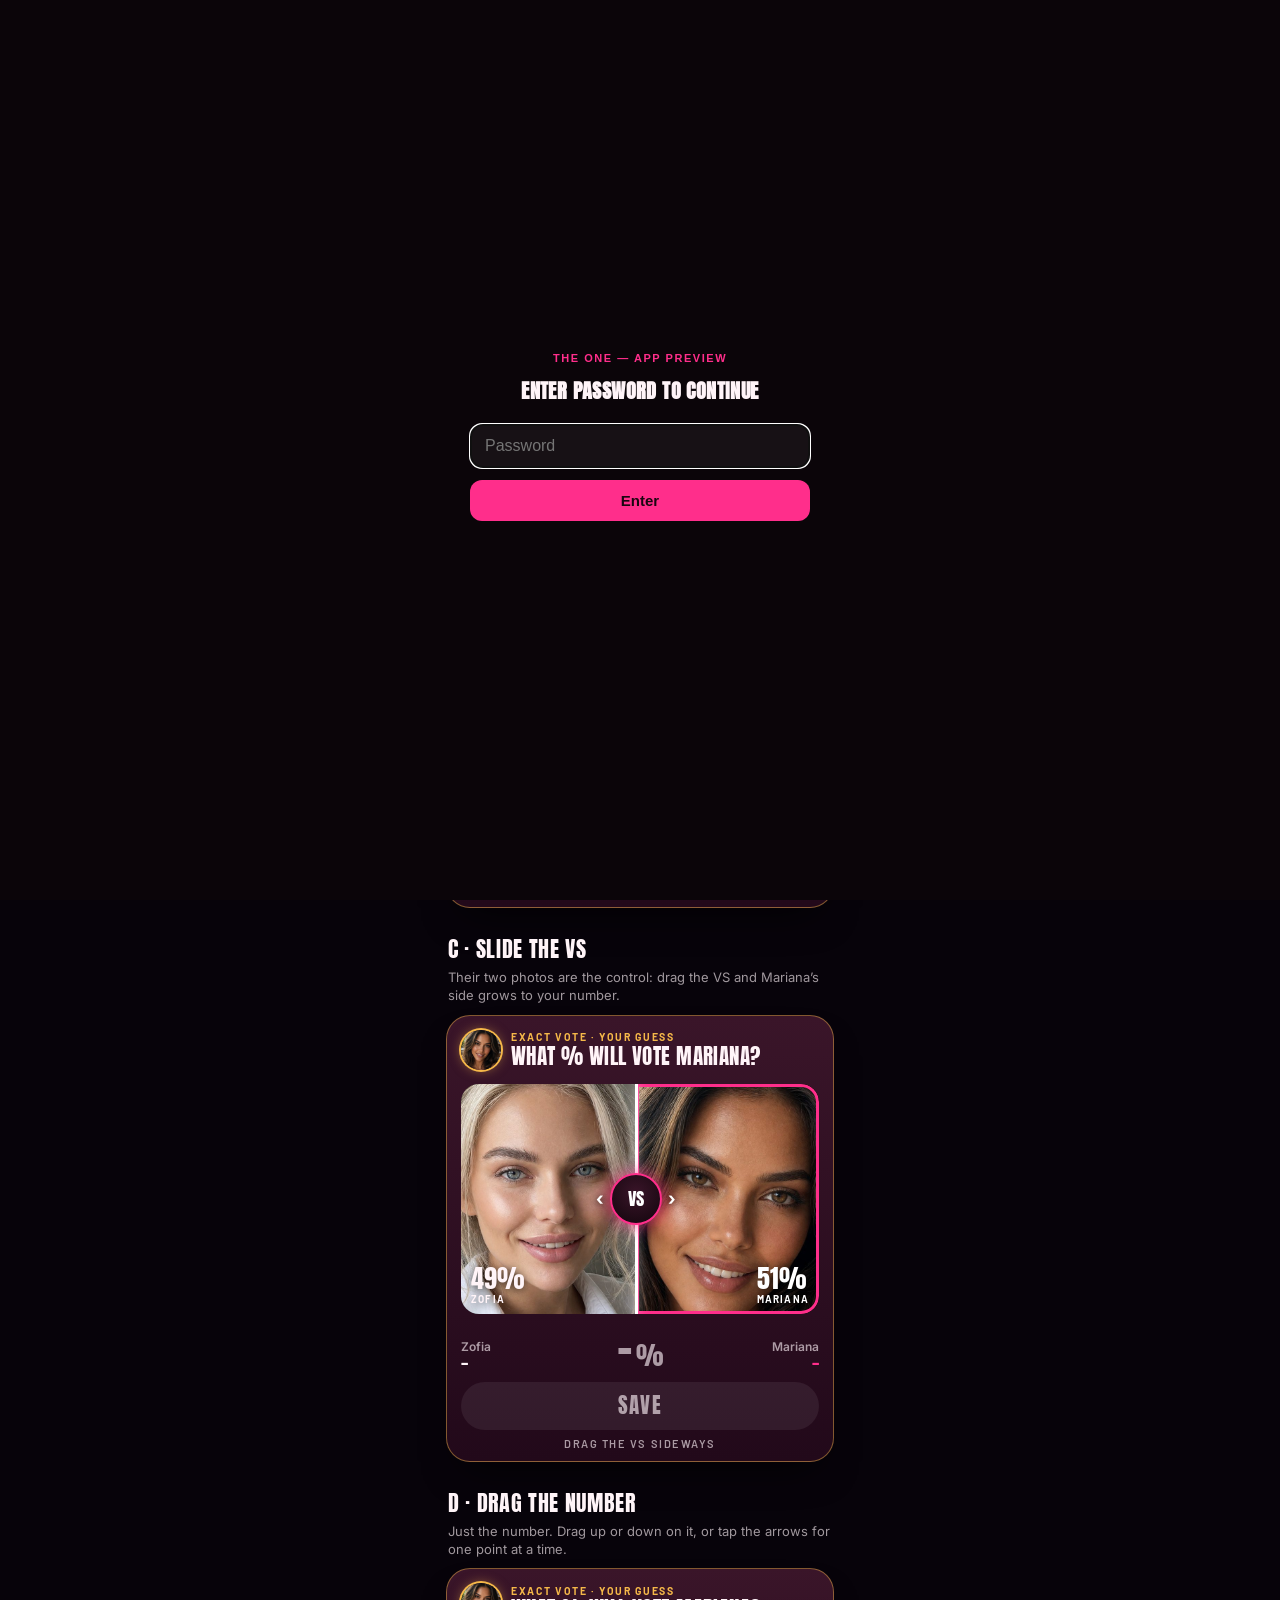
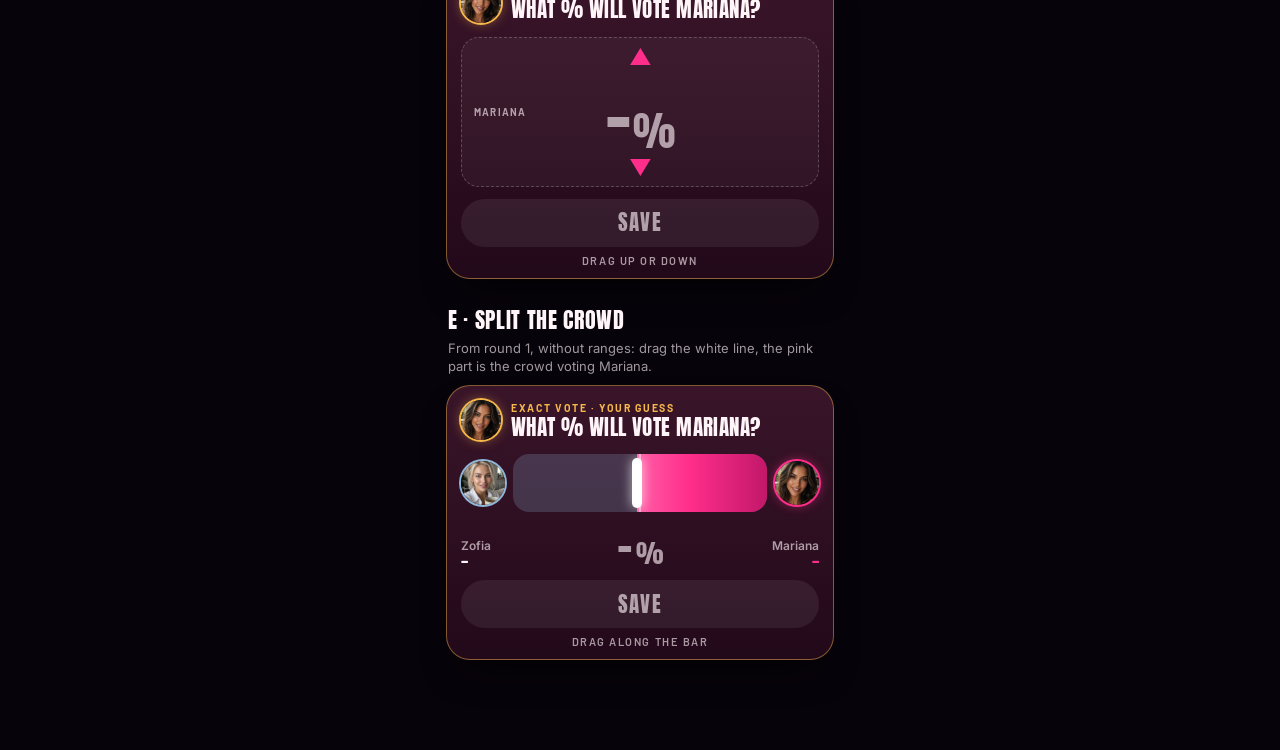
<file: app/options-exact-vote-2.html>
<!doctype html>
<html lang="en"><head><meta charset="utf-8">
<meta name="viewport" content="width=device-width,initial-scale=1">
<title>Exact Vote Round 2</title>
<style>body{visibility:hidden}</style>
<script src="gate.js"></script>
<link rel="preconnect" href="https://fonts.googleapis.com">
<link rel="preconnect" href="https://fonts.gstatic.com" crossorigin>
<link rel="stylesheet" href="https://fonts.googleapis.com/css2?family=Anton&family=Inter:wght@400..800&family=Barlow:wght@500;600;700;800&display=swap">
<!-- Throwaway mockups, round 2 (2026-10-25): no ranges, one number from 51 to 100%, one simple move. -->
<style>
:root { --ink: #fff4f8; --ink-2: rgba(255, 244, 248, .8); --ink-3: rgba(255, 244, 248, .62); --line: rgba(255, 255, 255, .12); --line-2: rgba(255, 255, 255, .22);
  --pink: #ff2e8b; --pink-deep: #c2186a; --pink-ink: #1a0610; --gold: #f5b849; --gold-ink: #1a1205; --zof: #8fb7d9;
  --display: "Anton", Impact, sans-serif; --label: "Barlow", system-ui, sans-serif; --ui: "Inter", system-ui, sans-serif; }
* { box-sizing: border-box; }
html, body { margin: 0; background: radial-gradient(900px 600px at 50% 0%, #2a0a1b, #07030a 70%) fixed, #07030a; color: var(--ink); font-family: var(--ui); -webkit-tap-highlight-color: transparent; }
main { max-width: 420px; margin: 0 auto; padding: 22px 16px 60px; }
h1 { margin: 0; font: 400 30px/1.05 var(--display); letter-spacing: .02em; text-transform: uppercase; }
.lead { margin: 8px 0 22px; font: 400 14px/1.45 var(--ui); color: var(--ink-2); }
.opt { margin: 0 0 30px; }
.oh { display: flex; align-items: baseline; gap: 8px; margin: 0 2px 8px; }
.oh b { font: 400 22px/1 var(--display); letter-spacing: .03em; text-transform: uppercase; }
.oh .pick { font: 800 10px/1 var(--label); letter-spacing: .12em; text-transform: uppercase; color: var(--gold-ink); background: var(--gold); padding: 4px 7px; border-radius: 999px; }
.od { margin: 0 2px 10px; font: 400 13px/1.4 var(--ui); color: var(--ink-3); }
.card { border-radius: 24px; padding: 14px 14px 12px; background: linear-gradient(180deg, #3a1529, #22091a); border: 1px solid rgba(245, 184, 73, .45); box-shadow: 0 20px 40px -20px rgba(0, 0, 0, .9); overflow: hidden; }
.qh { display: flex; align-items: center; gap: 10px; }
.qh .face { width: 40px; height: 40px; border-radius: 50%; overflow: hidden; flex: none; box-shadow: 0 0 0 2px var(--gold), 0 0 12px rgba(245, 184, 73, .5); }
.qh img, .vs2 img { width: 100%; height: 100%; object-fit: cover; object-position: 50% 25%; display: block; }
.qh small { display: block; font: 700 10.5px/1 var(--label); letter-spacing: .16em; text-transform: uppercase; color: var(--gold); }
.qh b { display: block; margin-top: 3px; font: 400 21px/1 var(--display); letter-spacing: .02em; text-transform: uppercase; }
.ctl { margin: 14px 0 6px; user-select: none; -webkit-user-select: none; }
.ro { display: grid; grid-template-columns: 1fr auto 1fr; align-items: end; gap: 8px; }
.ro .side { font: 600 12px/1.2 var(--ui); color: var(--ink-3); }
.ro .side.r { text-align: right; }
.ro .side i { display: block; font: 800 15px/1 var(--label); font-style: normal; color: var(--ink); }
.ro .side.r i { color: var(--pink); }
.big { font: 400 50px/1 var(--display); letter-spacing: .01em; text-align: center; min-width: 120px; }
.big small { font-size: 26px; color: var(--ink-3); margin-left: 2px; }
.big.unset { color: var(--ink-3); }
.save { display: block; width: 100%; margin-top: 12px; min-height: 48px; border: 0; border-radius: 999px; font: 400 21px/1 var(--display); letter-spacing: .06em; text-transform: uppercase; color: var(--gold-ink); background: linear-gradient(135deg, #ffd27a, var(--gold) 50%, #c98b1f); box-shadow: 0 10px 26px -10px rgba(245, 184, 73, .8); cursor: pointer; }
.save:disabled { color: var(--ink-3); background: rgba(255, 255, 255, .07); box-shadow: none; }
.save.done { background: var(--pink); color: var(--pink-ink); }
.hint { text-align: center; font: 600 11px/1 var(--label); letter-spacing: .14em; text-transform: uppercase; color: var(--ink-3); margin-top: 8px; }

/* A · ruler that scrolls under a fixed pin */
.rulerwrap { position: relative; height: 74px; }
.ruler { position: absolute; inset: 0; overflow-x: scroll; overflow-y: hidden; scroll-snap-type: x mandatory; scrollbar-width: none; touch-action: pan-x; -webkit-mask-image: linear-gradient(90deg, transparent, #000 22%, #000 78%, transparent); mask-image: linear-gradient(90deg, transparent, #000 22%, #000 78%, transparent); }
.ruler::-webkit-scrollbar { display: none; }
.ruler .strip { position: relative; height: 100%; display: flex; align-items: flex-start; }
.ruler .t { flex: none; width: 12px; height: 100%; position: relative; scroll-snap-align: center; }
.ruler .t::before { content: ""; position: absolute; left: 50%; top: 8px; width: 2px; height: 14px; margin-left: -1px; border-radius: 1px; background: rgba(255, 255, 255, .3); }
.ruler .t.m5::before { height: 22px; background: rgba(255, 255, 255, .5); }
.ruler .t.m10::before { height: 32px; background: #fff; }
.ruler .t b { position: absolute; top: 46px; left: 50%; transform: translateX(-50%); font: 400 15px/1 var(--display); color: var(--ink-3); }
.ruler .pad { flex: none; }
.pin { position: absolute; left: 50%; top: 0; width: 4px; height: 44px; margin-left: -2px; border-radius: 2px; background: var(--pink); box-shadow: 0 0 12px var(--pink); pointer-events: none; }
.pin::after { content: ""; position: absolute; left: 50%; top: -6px; margin-left: -7px; border: 7px solid transparent; border-top-color: var(--pink); }

/* B · a simple line */
.line { position: relative; height: 70px; touch-action: none; cursor: pointer; }
.line .rail { position: absolute; left: 14px; right: 14px; top: 42px; height: 4px; border-radius: 2px; background: rgba(255, 255, 255, .14); }
.line .fillr { position: absolute; left: 14px; top: 42px; height: 4px; border-radius: 2px; background: linear-gradient(90deg, var(--pink-deep), var(--pink)); }
.line .dot { position: absolute; top: 30px; width: 28px; height: 28px; margin-left: -14px; border-radius: 50%; background: #fff; box-shadow: 0 0 0 5px rgba(255, 46, 139, .55), 0 0 18px rgba(255, 46, 139, .8); }
.line .tip { position: absolute; top: 0; padding: 4px 8px; border-radius: 9px; transform: translateX(-50%); background: var(--pink); color: var(--pink-ink); font: 400 16px/1 var(--display); white-space: nowrap; }
.line .tip.off { visibility: hidden; }
.line .end { position: absolute; top: 54px; font: 700 10px/1 var(--label); color: var(--ink-3); }
.line .end.l { left: 6px; } .line .end.r { right: 4px; }

/* C · slide the VS between their photos */
.vs2 { position: relative; height: 230px; border-radius: 18px; overflow: hidden; touch-action: none; cursor: ew-resize; background: #000; }
.vs2 .pz, .vs2 .pm { position: absolute; top: 0; bottom: 0; overflow: hidden; }
.vs2 .pz { left: 0; } .vs2 .pm { right: 0; }
.vs2 .pz img, .vs2 .pm img { position: absolute; top: 0; height: 100%; width: 340px; max-width: none; }
.vs2 .pz img, .vs2 .pm img { left: 50%; transform: translateX(-50%); } /* each face stays in the middle of her side */
.vs2 .pm::after { content: ""; position: absolute; inset: 0; box-shadow: inset 0 0 0 3px var(--pink); border-radius: 0 18px 18px 0; }
.vs2 .lab { position: absolute; bottom: 10px; font: 400 26px/1 var(--display); text-shadow: 0 2px 10px rgba(0, 0, 0, .8); }
.vs2 .pz .lab { left: 10px; } .vs2 .pm .lab { right: 10px; color: #fff; }
.vs2 .lab small { display: block; font: 700 10px/1 var(--label); letter-spacing: .12em; text-transform: uppercase; margin-top: 3px; }
.vs2 .knob { position: absolute; top: 50%; width: 52px; height: 52px; margin: -26px 0 0 -26px; border-radius: 50%; display: grid; place-items: center; background: radial-gradient(circle at 50% 38%, #3a1529, #12050c); border: 2px solid var(--pink); box-shadow: 0 0 18px rgba(255, 46, 139, .8); font: 400 18px/1 var(--display); color: #fff; }
.vs2 .knob::before, .vs2 .knob::after { content: "‹"; position: absolute; left: -16px; font: 700 18px/1 var(--ui); color: #fff; text-shadow: 0 1px 6px #000; }
.vs2 .knob::after { content: "›"; left: auto; right: -16px; }
.vs2 .seam { position: absolute; top: 0; bottom: 0; width: 3px; margin-left: -1.5px; background: #fff; box-shadow: 0 0 10px rgba(255, 255, 255, .8); }

/* D · drag the number */
.scrub { position: relative; display: grid; place-items: center; height: 150px; border-radius: 18px; background: rgba(255, 255, 255, .04); border: 1px dashed var(--line-2); touch-action: none; cursor: ns-resize; }
.scrub .num { font: 400 86px/1 var(--display); letter-spacing: .01em; }
.scrub .num small { font-size: 40px; color: var(--ink-3); }
.scrub .num.unset { color: var(--ink-3); }
.scrub .ar { position: absolute; left: 50%; transform: translateX(-50%); width: 44px; height: 30px; border: 0; background: none; color: var(--pink); font: 700 22px/1 var(--ui); cursor: pointer; touch-action: manipulation; }
.scrub .ar.up { top: 4px; } .scrub .ar.dn { bottom: 4px; }
.scrub .who { position: absolute; left: 12px; top: 50%; transform: translateY(-50%); font: 700 10px/1.3 var(--label); letter-spacing: .12em; text-transform: uppercase; color: var(--ink-3); }

/* E · split the crowd (round 1's A, without ranges) */
.tug { display: grid; grid-template-columns: 44px 1fr 44px; align-items: center; gap: 8px; }
.tug .fc { width: 44px; height: 44px; border-radius: 50%; overflow: hidden; }
.tug .fc img { width: 100%; height: 100%; object-fit: cover; object-position: 50% 25%; display: block; }
.tug .fc.l { box-shadow: 0 0 0 2px var(--zof); } .tug .fc.r { box-shadow: 0 0 0 2px var(--pink), 0 0 12px rgba(255, 46, 139, .6); }
.bar { position: relative; height: 58px; border-radius: 16px; overflow: hidden; background: rgba(143, 183, 217, .22); touch-action: none; cursor: ew-resize; }
.bar .mf { position: absolute; top: 0; bottom: 0; right: 0; width: 51%; background: linear-gradient(90deg, #ff5ea6, var(--pink) 40%, var(--pink-deep)); }
.bar .half { position: absolute; top: 0; bottom: 0; left: 50%; width: 2px; margin-left: -1px; background: rgba(255, 255, 255, .45); }
.bar .knob { position: absolute; top: 4px; bottom: 4px; left: 49%; width: 10px; margin-left: -5px; border-radius: 6px; background: #fff; box-shadow: 0 0 12px rgba(255, 255, 255, .7); }
</style>
</head>
<body>
<main>
  <h1>Exact vote: round 2</h1>
  <p class="lead">No ranges: just one number from 51 to 100%, the share of the crowd you think votes Mariana. Five ways to set it in one move. Try them with your finger.</p>
  <div id="opts"></div>
</main>
<script>
(function () {
  "use strict";
  var IMG = "img/", Z = "Zofia", M = "Mariana", MIN = 51, MAX = 100;
  function clamp(v) { return Math.max(MIN, Math.min(MAX, Math.round(v))); }
  var OPTS = [
    { id: "ruler", t: "A · Scroll the ruler", pick: true, d: "Swipe the ruler left or right under the pink pin, like a tape measure. It clicks from number to number.", hint: "Swipe the ruler" },
    { id: "line", t: "B · One line", d: "A single line from 51 to 100. Drag the dot, or tap anywhere on the line.", hint: "Drag the dot" },
    { id: "vs", t: "C · Slide the VS", d: "Their two photos are the control: drag the VS and Mariana’s side grows to your number.", hint: "Drag the VS sideways" },
    { id: "scrub", t: "D · Drag the number", d: "Just the number. Drag up or down on it, or tap the arrows for one point at a time.", hint: "Drag up or down" },
    { id: "split", t: "E · Split the crowd", d: "From round 1, without ranges: drag the white line, the pink part is the crowd voting Mariana.", hint: "Drag along the bar" }
  ];
  function head() { return '<div class="qh"><span class="face"><img src="' + IMG + 'mariana-portrait.jpg" alt=""></span><div><small>Exact vote · your guess</small><b>What % will vote ' + M + '?</b></div></div>'; }
  function foot(o, plain) { return (plain ? '' : '<div class="ro"><span class="side">' + Z + '<i data-z>–</i></span><div class="big unset" data-big>–<small>%</small></div><span class="side r">' + M + '<i data-m>–</i></span></div>') +
    '<button class="save" disabled>Save</button><div class="hint">' + o.hint + '</div>'; }
  var CTL = {
    ruler: function () {
      var t = ""; for (var n = MIN; n <= MAX; n++) t += '<span class="t' + (n % 10 === 0 ? " m10" : n % 5 === 0 ? " m5" : "") + '" data-n="' + n + '">' + (n % 10 === 0 || n === MIN ? "<b>" + n + "</b>" : "") + '</span>';
      return '<div class="rulerwrap"><div class="ruler"><div class="strip"><span class="pad"></span>' + t + '<span class="pad"></span></div></div><span class="pin"></span></div>';
    },
    line: function () { return '<div class="line" data-drag><span class="rail"></span><span class="fillr"></span><span class="tip off"></span><span class="dot" style="left:14px"></span><span class="end l">51</span><span class="end r">100</span></div>'; },
    vs: function () {
      return '<div class="vs2" data-drag><div class="pz"><img src="' + IMG + 'zofia-02-at-first-sight-1.jpg" alt="Zofia"><span class="lab">49%<small>Zofia</small></span></div>' +
        '<div class="pm"><img src="' + IMG + 'mariana-02-at-first-sight-1.jpg" alt="Mariana"><span class="lab">51%<small>Mariana</small></span></div><span class="seam"></span><span class="knob">VS</span></div>';
    },
    scrub: function () { return '<div class="scrub" data-drag><button class="ar up" aria-label="Plus one">▲</button><div class="num unset" data-num>–<small>%</small></div><button class="ar dn" aria-label="Minus one">▼</button><span class="who">' + M + '</span></div>'; },
    split: function () {
      return '<div class="tug"><span class="fc l"><img src="' + IMG + 'zofia-portrait.jpg" alt="Zofia"></span><div class="bar" data-drag><div class="mf"></div><div class="half"></div><div class="knob"></div></div><span class="fc r"><img src="' + IMG + 'mariana-portrait.jpg" alt="Mariana"></span></div>';
    }
  };
  var root = document.getElementById("opts");
  OPTS.forEach(function (o) {
    var s = document.createElement("section"); s.className = "opt";
    s.innerHTML = '<div class="oh"><b>' + o.t + '</b>' + (o.pick ? '<span class="pick">My pick</span>' : '') + '</div><p class="od">' + o.d + '</p>' +
      '<div class="card" data-o="' + o.id + '">' + head() + '<div class="ctl">' + CTL[o.id]() + '</div>' + foot(o, o.id === "scrub") + '</div>';
    root.appendChild(s); wire(s.querySelector(".card"), o.id);
  });

  function wire(card, id) {
    var v = null;
    function set(nv) {
      nv = clamp(nv); if (nv === v) return; v = nv;
      var big = card.querySelector("[data-big]"); if (big) { big.className = "big"; big.innerHTML = v + "<small>%</small>"; card.querySelector("[data-z]").textContent = (100 - v) + "%"; card.querySelector("[data-m]").textContent = v + "%"; }
      var sv = card.querySelector(".save"); sv.disabled = false; sv.classList.remove("done"); sv.textContent = "Save " + v + "%";
      draw();
    }
    function draw() {
      if (id === "line") { var r = card.querySelector(".rail"), w = r.offsetWidth, x = 14 + (v - MIN) / (MAX - MIN) * w; card.querySelector(".dot").style.left = x + "px"; card.querySelector(".fillr").style.width = (x - 14) + "px"; var tp = card.querySelector(".tip"); tp.classList.remove("off"); tp.style.left = x + "px"; tp.textContent = v + "%"; }
      if (id === "vs") { var box = card.querySelector(".vs2"), bw = box.offsetWidth, zx = (100 - v) / 100 * bw; card.querySelector(".pz").style.width = zx + "px"; card.querySelector(".pm").style.width = (bw - zx) + "px"; card.querySelector(".seam").style.left = zx + "px"; card.querySelector(".knob").style.left = zx + "px";
        card.querySelector(".pz .lab").innerHTML = (100 - v) + "%<small>Zofia</small>"; card.querySelector(".pm .lab").innerHTML = v + "%<small>Mariana</small>"; card.querySelector(".pz .lab").style.visibility = 100 - v < 12 ? "hidden" : ""; }
      if (id === "scrub") { var n = card.querySelector("[data-num]"); n.className = "num"; n.innerHTML = v + "<small>%</small>"; }
      if (id === "split") { card.querySelector(".mf").style.width = v + "%"; card.querySelector(".knob").style.left = (100 - v) + "%"; }
    }
    var d = card.querySelector("[data-drag]");
    function fromPoint(e) {
      var r = d.getBoundingClientRect();
      if (id === "line") return MIN + (e.clientX - r.left - 14) / (r.width - 28) * (MAX - MIN);
      if (id === "vs" || id === "split") return 100 - (e.clientX - r.left) / r.width * 100;
    }
    if (d && id !== "scrub") {
      d.addEventListener("pointerdown", function (e) { e.preventDefault(); try { d.setPointerCapture(e.pointerId); } catch (x) {} d._on = true; set(fromPoint(e)); });
      d.addEventListener("pointermove", function (e) { if (d._on) set(fromPoint(e)); });
      d.addEventListener("pointerup", function () { d._on = false; }); d.addEventListener("pointercancel", function () { d._on = false; });
    }
    if (id === "scrub") { // drag up or down: 7 px per point
      var y0 = 0, v0 = 0;
      d.addEventListener("pointerdown", function (e) { if (e.target.closest(".ar")) return; e.preventDefault(); try { d.setPointerCapture(e.pointerId); } catch (x) {} d._on = true; y0 = e.clientY; v0 = v == null ? 70 : v; if (v == null) set(70); });
      d.addEventListener("pointermove", function (e) { if (d._on) set(v0 + (y0 - e.clientY) / 7); });
      d.addEventListener("pointerup", function () { d._on = false; }); d.addEventListener("pointercancel", function () { d._on = false; });
      card.querySelector(".ar.up").addEventListener("click", function () { set((v == null ? 69 : v) + 1); });
      card.querySelector(".ar.dn").addEventListener("click", function () { set((v == null ? 71 : v) - 1); });
    }
    if (id === "ruler") {
      var ru = card.querySelector(".ruler"), moved = false;
      function pads() { var half = ru.clientWidth / 2 - 6; card.querySelectorAll(".ruler .pad").forEach(function (p) { p.style.width = half + "px"; }); }
      pads(); ru.scrollLeft = (70 - MIN) * 12; setTimeout(function () { pads(); ru.scrollLeft = (70 - MIN) * 12; }, 60); // opens on 70, nothing chosen until you move it
      ["touchstart", "pointerdown", "wheel"].forEach(function (ev) { ru.addEventListener(ev, function () { moved = true; }, { passive: true }); });
      ru.addEventListener("scroll", function () { if (moved) set(MIN + Math.round(ru.scrollLeft / 12)); });
      card.querySelectorAll(".ruler .t").forEach(function (t) { t.addEventListener("click", function () { moved = true; ru.scrollTo({ left: (+t.dataset.n - MIN) * 12, behavior: "smooth" }); }); });
    }
    if (id === "vs") { v = null; var keep = v; v = -1; set(51); v = null; card.querySelector(".save").disabled = true; card.querySelector(".save").textContent = "Save"; var big = card.querySelector("[data-big]"); big.className = "big unset"; big.innerHTML = "–<small>%</small>"; card.querySelector("[data-z]").textContent = "–"; card.querySelector("[data-m]").textContent = "–"; }
    card.querySelector(".save").addEventListener("click", function () { this.classList.add("done"); this.textContent = "Saved ✓ " + v + "%"; });
  }
})();
</script>
</body>
</html>
</file>
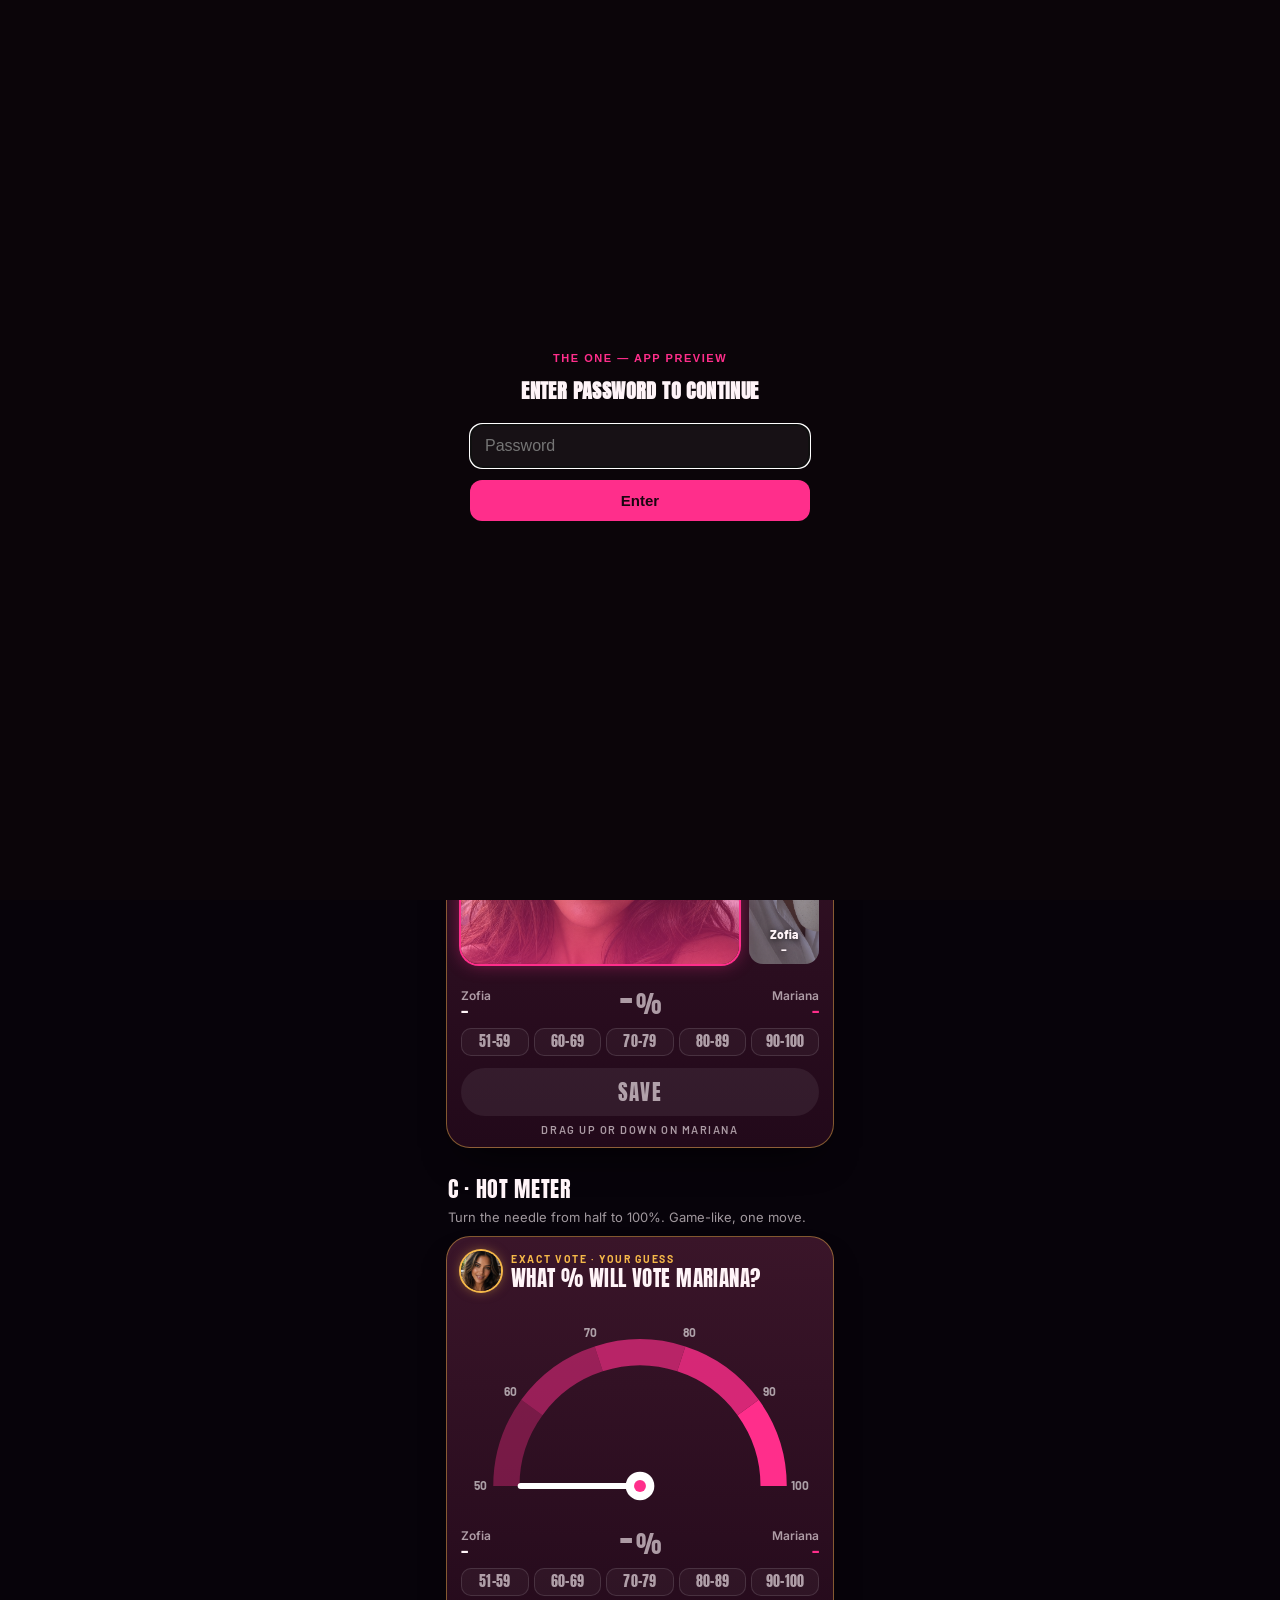
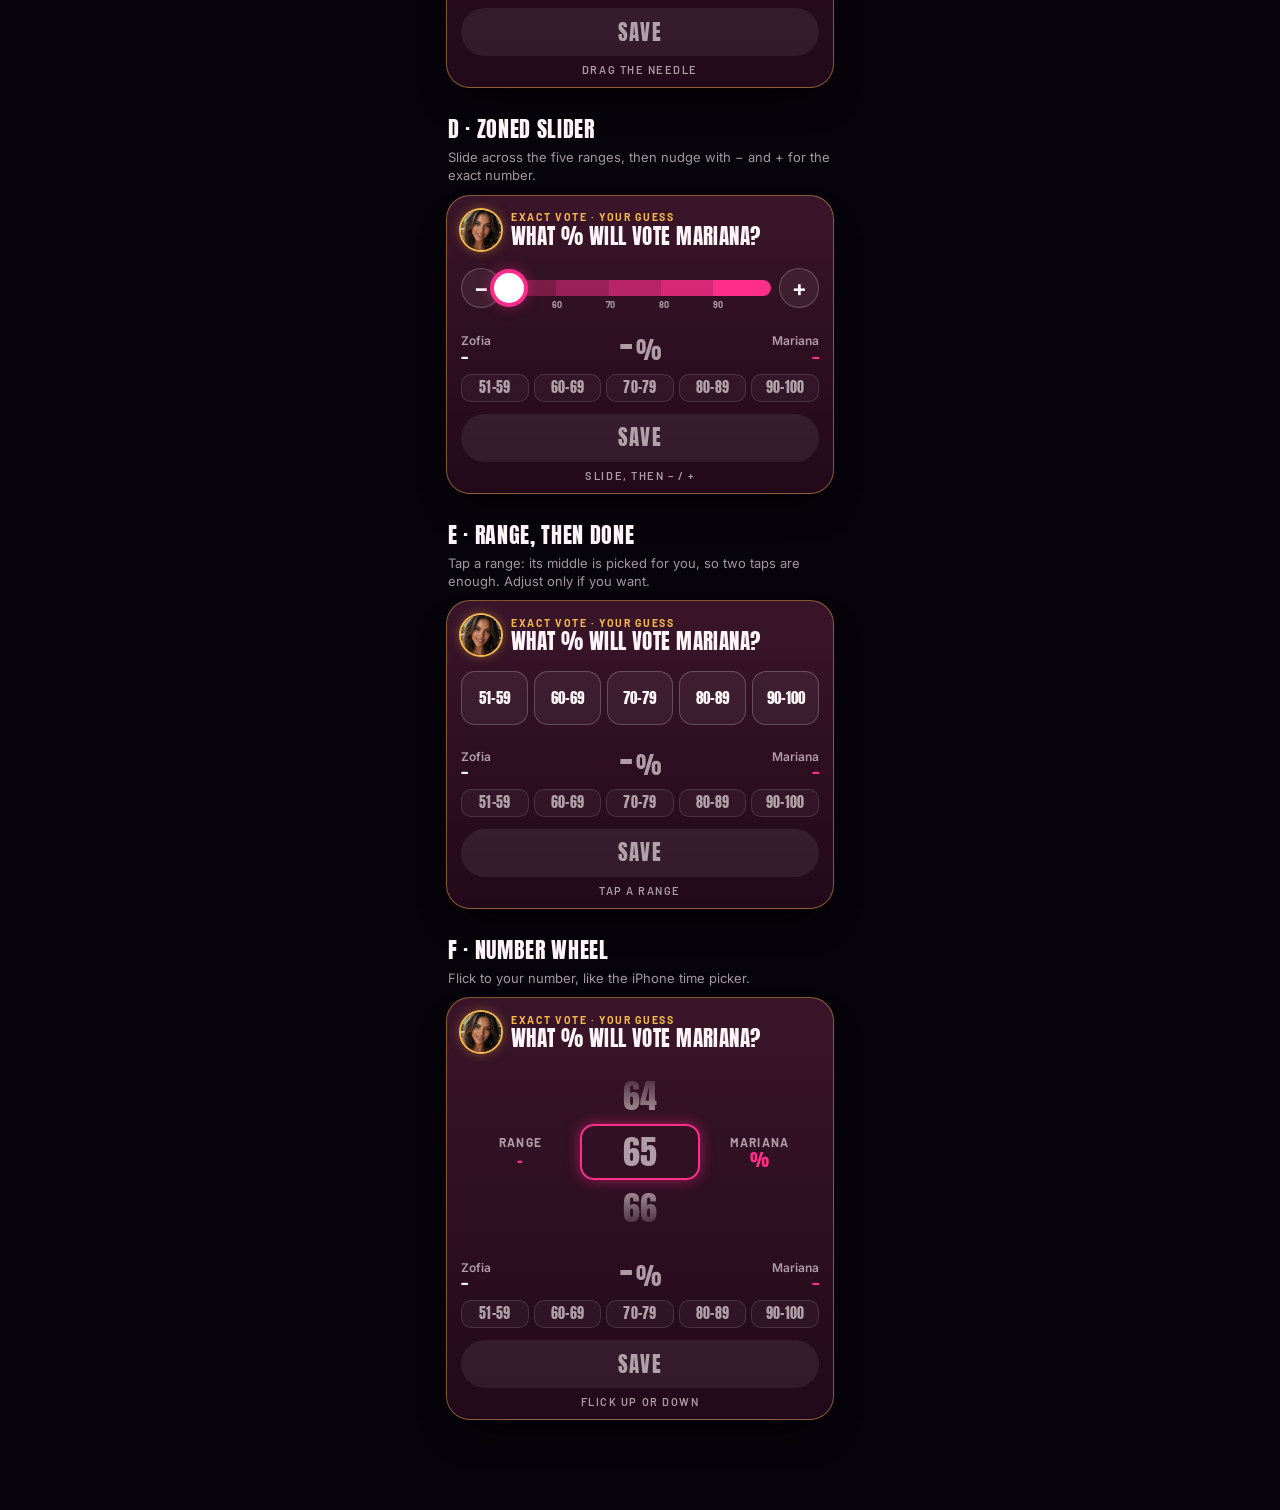
<file: app/options-exact-vote.html>
<!doctype html>
<html lang="en"><head><meta charset="utf-8">
<meta name="viewport" content="width=device-width,initial-scale=1">
<title>Exact Vote Options</title>
<style>body{visibility:hidden}</style>
<script src="gate.js"></script>
<link rel="preconnect" href="https://fonts.googleapis.com">
<link rel="preconnect" href="https://fonts.gstatic.com" crossorigin>
<link rel="stylesheet" href="https://fonts.googleapis.com/css2?family=Anton&family=Inter:wght@400..800&family=Barlow:wght@500;600;700;800&display=swap">
<!-- Throwaway mockups (2026-10-25): six ways to set the crowd's exact vote in one move. Each sets the range and the exact % together. -->
<style>
:root { --bg: #07030a; --plum: #1c0913; --plum-2: #2a0f1e; --plum-3: #3a1529; --ink: #fff4f8; --ink-2: rgba(255, 244, 248, .8); --ink-3: rgba(255, 244, 248, .62);
  --pink: #ff2e8b; --pink-deep: #c2186a; --pink-ink: #1a0610; --gold: #f5b849; --gold-ink: #1a1205; --line: rgba(255, 255, 255, .12); --line-2: rgba(255, 255, 255, .22);
  --zof: #8fb7d9; --display: "Anton", Impact, sans-serif; --label: "Barlow", system-ui, sans-serif; --ui: "Inter", system-ui, sans-serif; }
* { box-sizing: border-box; }
html, body { margin: 0; background: radial-gradient(900px 600px at 50% 0%, #2a0a1b, #07030a 70%) fixed, #07030a; color: var(--ink); font-family: var(--ui); -webkit-tap-highlight-color: transparent; }
main { max-width: 420px; margin: 0 auto; padding: 22px 16px 60px; }
h1 { margin: 0; font: 400 30px/1.05 var(--display); letter-spacing: .02em; text-transform: uppercase; }
.lead { margin: 8px 0 22px; font: 400 14px/1.45 var(--ui); color: var(--ink-2); }
.opt { margin: 0 0 30px; }
.oh { display: flex; align-items: baseline; gap: 8px; margin: 0 2px 8px; }
.oh b { font: 400 22px/1 var(--display); letter-spacing: .03em; text-transform: uppercase; }
.oh .pick { font: 800 10px/1 var(--label); letter-spacing: .12em; text-transform: uppercase; color: var(--gold-ink); background: var(--gold); padding: 4px 7px; border-radius: 999px; }
.od { margin: 0 2px 10px; font: 400 13px/1.4 var(--ui); color: var(--ink-3); }
.card { border-radius: 24px; padding: 14px 14px 12px; background: linear-gradient(180deg, #3a1529, #22091a); border: 1px solid rgba(245, 184, 73, .45); box-shadow: 0 20px 40px -20px rgba(0, 0, 0, .9); }
.qh { display: flex; align-items: center; gap: 10px; }
.qh .face { width: 40px; height: 40px; border-radius: 50%; overflow: hidden; flex: none; box-shadow: 0 0 0 2px var(--gold), 0 0 12px rgba(245, 184, 73, .5); }
.qh .face img, .tug img, .fill img { width: 100%; height: 100%; object-fit: cover; object-position: 50% 25%; display: block; }
.qh small { display: block; font: 700 10.5px/1 var(--label); letter-spacing: .16em; text-transform: uppercase; color: var(--gold); }
.qh b { display: block; margin-top: 3px; font: 400 21px/1 var(--display); letter-spacing: .02em; text-transform: uppercase; }
.ctl { margin: 16px 0 8px; touch-action: none; user-select: none; -webkit-user-select: none; }
.ro { display: grid; grid-template-columns: 1fr auto 1fr; align-items: end; gap: 8px; margin-top: 6px; }
.ro .side { font: 600 12px/1.2 var(--ui); color: var(--ink-3); }
.ro .side.r { text-align: right; }
.ro .side i { display: block; font: 800 15px/1 var(--label); font-style: normal; color: var(--ink); }
.ro .side.r i { color: var(--pink); }
.big { font: 400 46px/1 var(--display); letter-spacing: .01em; text-align: center; min-width: 110px; }
.big small { font-size: 24px; color: var(--ink-3); margin-left: 2px; }
.big.unset { color: var(--ink-3); }
.big.bump { animation: bump .25s ease-out; }
@keyframes bump { 50% { transform: scale(1.08); } }
.bands { display: grid; grid-template-columns: repeat(5, 1fr); gap: 5px; margin-top: 10px; }
.bands span { text-align: center; padding: 6px 0; border-radius: 10px; font: 400 14px/1 var(--display); letter-spacing: .02em; color: var(--ink-3); background: rgba(255, 255, 255, .04); border: 1px solid var(--line); transition: all .15s; }
.bands span.on { color: var(--pink-ink); background: var(--pink); border-color: var(--pink); box-shadow: 0 0 14px rgba(255, 46, 139, .5); }
.save { display: block; width: 100%; margin-top: 12px; min-height: 48px; border: 0; border-radius: 999px; font: 400 21px/1 var(--display); letter-spacing: .06em; text-transform: uppercase; color: var(--gold-ink); background: linear-gradient(135deg, #ffd27a, var(--gold) 50%, #c98b1f); box-shadow: 0 10px 26px -10px rgba(245, 184, 73, .8); cursor: pointer; }
.save:disabled { color: var(--ink-3); background: rgba(255, 255, 255, .07); box-shadow: none; }
.save.done { background: var(--pink); color: var(--pink-ink); }
.hint { text-align: center; font: 600 11px/1 var(--label); letter-spacing: .14em; text-transform: uppercase; color: var(--ink-3); margin-top: 8px; }

/* A · split the crowd */
.tug { display: grid; grid-template-columns: 44px 1fr 44px; align-items: center; gap: 8px; }
.tug .fc { width: 44px; height: 44px; border-radius: 50%; overflow: hidden; }
.tug .fc.l { box-shadow: 0 0 0 2px var(--zof); } .tug .fc.r { box-shadow: 0 0 0 2px var(--pink), 0 0 12px rgba(255, 46, 139, .6); }
.bar { position: relative; height: 58px; border-radius: 16px; overflow: hidden; background: rgba(143, 183, 217, .22); cursor: ew-resize; }
.bar .mf { position: absolute; top: 0; bottom: 0; right: 0; width: 63%; background: linear-gradient(90deg, #ff5ea6, var(--pink) 40%, var(--pink-deep)); }
.bar .tick { position: absolute; top: 0; bottom: 0; width: 1px; background: rgba(255, 255, 255, .18); }
.bar .half { position: absolute; top: 0; bottom: 0; left: 50%; width: 2px; margin-left: -1px; background: rgba(255, 255, 255, .45); }
.bar .half::after { content: "50"; position: absolute; top: 3px; left: 4px; font: 700 9px/1 var(--label); color: rgba(255, 255, 255, .6); }
.bar .knob { position: absolute; top: 4px; bottom: 4px; width: 10px; margin-left: -5px; border-radius: 6px; background: #fff; box-shadow: 0 0 12px rgba(255, 255, 255, .7); }
.bar .crowd { position: absolute; inset: 0; display: flex; align-items: center; justify-content: flex-end; gap: 0; padding-right: 8px; pointer-events: none; }
.bar .crowd img { width: 22px; height: 22px; border-radius: 50%; margin-left: -6px; box-shadow: 0 0 0 2px var(--pink-deep); }

/* B · fill her photo */
.fillrow { display: grid; grid-template-columns: 1fr 70px; gap: 10px; align-items: stretch; }
.fill { position: relative; height: 250px; border-radius: 18px; overflow: hidden; cursor: ns-resize; box-shadow: 0 0 0 2px var(--pink), 0 0 18px rgba(255, 46, 139, .45); }
.fill .lvl { position: absolute; left: 0; right: 0; bottom: 0; height: 63%; background: linear-gradient(to top, rgba(255, 46, 139, .6), rgba(255, 46, 139, .16)); }
.fill .line { position: absolute; left: 0; right: 0; bottom: 63%; height: 3px; background: #fff; box-shadow: 0 0 10px #fff; }
.fill .line span { position: absolute; right: 8px; top: -30px; font: 400 24px/1 var(--display); text-shadow: 0 2px 8px rgba(0, 0, 0, .6); }
.fill .mid { position: absolute; left: 0; right: 0; bottom: 50%; border-top: 1.5px dashed rgba(255, 255, 255, .55); }
.fill .mid::after { content: "half"; position: absolute; left: 8px; top: 2px; font: 700 10px/1 var(--label); letter-spacing: .1em; text-transform: uppercase; color: rgba(255, 255, 255, .8); }
.fill .nm { position: absolute; left: 10px; top: 10px; font: 400 22px/1 var(--display); text-transform: uppercase; text-shadow: 0 2px 8px rgba(0, 0, 0, .6); }
.zstrip { position: relative; border-radius: 14px; overflow: hidden; background: rgba(143, 183, 217, .15); }
.zstrip img { position: absolute; inset: 0; width: 100%; height: 100%; object-fit: cover; object-position: 50% 20%; opacity: .55; }
.zstrip span { position: absolute; left: 0; right: 0; bottom: 8px; text-align: center; font: 800 12px/1.2 var(--label); text-shadow: 0 1px 6px rgba(0, 0, 0, .8); }

/* C · hot meter */
.dial { display: block; width: 100%; height: auto; cursor: pointer; }
.dial .zone { fill: none; stroke-width: 22; }
.dial text { font: 700 10px var(--label); fill: rgba(255, 255, 255, .6); text-anchor: middle; }

/* D · zoned slider */
.sl { display: grid; grid-template-columns: 40px 1fr 40px; gap: 8px; align-items: center; }
.nud { width: 40px; height: 40px; border-radius: 50%; border: 1px solid var(--line-2); background: rgba(255, 255, 255, .06); color: var(--ink); font: 700 22px/1 var(--ui); cursor: pointer; touch-action: manipulation; }
.track { position: relative; height: 44px; cursor: pointer; }
.track .zones { position: absolute; left: 0; right: 0; top: 14px; height: 16px; display: flex; border-radius: 8px; overflow: hidden; }
.track .zones i { height: 100%; }
.track .thumb { position: absolute; top: 7px; width: 30px; height: 30px; margin-left: -15px; border-radius: 50%; background: #fff; box-shadow: 0 0 0 4px var(--pink), 0 0 16px rgba(255, 46, 139, .8); }
.track .zl { position: absolute; top: 34px; font: 700 9px/1 var(--label); color: var(--ink-3); transform: translateX(-50%); }

/* E · range tiles, middle picked for you */
.tiles { display: grid; grid-template-columns: repeat(5, 1fr); gap: 6px; }
.tiles button { white-space: nowrap; padding: 0; min-height: 54px; border-radius: 14px; border: 1px solid var(--line-2); background: rgba(255, 255, 255, .05); color: var(--ink); font: 400 15px/1 var(--display); letter-spacing: 0; cursor: pointer; touch-action: manipulation; }
.tiles button.on { background: var(--pink); color: var(--pink-ink); border-color: var(--pink); box-shadow: 0 0 16px rgba(255, 46, 139, .55); }
.fine { display: none; grid-template-columns: 44px 1fr 44px; gap: 10px; align-items: center; margin-top: 12px; }
.fine.on { display: grid; }
.fine .mini { position: relative; height: 8px; border-radius: 4px; background: rgba(255, 255, 255, .1); }
.fine .mini i { position: absolute; top: -6px; width: 20px; height: 20px; margin-left: -10px; border-radius: 50%; background: #fff; box-shadow: 0 0 0 3px var(--pink); }

/* F · number wheel */
.wheelwrap { position: relative; display: grid; grid-template-columns: 1fr 120px 1fr; align-items: center; }
.wheel { height: 168px; overflow-y: scroll; scroll-snap-type: y mandatory; scrollbar-width: none; touch-action: pan-y; -webkit-mask-image: linear-gradient(transparent, #000 30%, #000 70%, transparent); mask-image: linear-gradient(transparent, #000 30%, #000 70%, transparent); }
.wheel::-webkit-scrollbar { display: none; }
.wheel div { height: 56px; display: grid; place-items: center; scroll-snap-align: center; font: 400 34px/1 var(--display); color: var(--ink-3); }
.wheel div.on { color: var(--ink); font-size: 44px; }
.wheel .pad { scroll-snap-align: none; }
.wheelwrap .sel { position: absolute; left: 50%; top: 50%; width: 120px; height: 56px; transform: translate(-50%, -50%); border-radius: 14px; border: 2px solid var(--pink); box-shadow: 0 0 14px rgba(255, 46, 139, .5); pointer-events: none; }
.wheelwrap .wl { font: 700 12px/1.3 var(--label); letter-spacing: .1em; text-transform: uppercase; color: var(--ink-3); text-align: center; }
.wheelwrap .wl b { display: block; font: 400 18px/1 var(--display); letter-spacing: .02em; color: var(--pink); }
</style>
</head>
<body>
<main>
  <h1>Exact vote: six ways</h1>
  <p class="lead">You picked Mariana as the crowd's pick. Each mockup sets the range and the exact % together in one move, and scores the same as today. Try them with your finger.</p>
  <div id="opts"></div>
</main>
<script>
(function () {
  "use strict";
  var IMG = "img/", Z = "Zofia", M = "Mariana";
  var BANDS = [[51, 59], [60, 69], [70, 79], [80, 89], [90, 100]];
  var ZC = ["rgba(255,46,139,.35)", "rgba(255,46,139,.5)", "rgba(255,46,139,.65)", "rgba(255,46,139,.8)", "#ff2e8b"];
  function band(v) { return v >= 90 ? 4 : v >= 80 ? 3 : v >= 70 ? 2 : v >= 60 ? 1 : 0; }
  function clamp(v) { return Math.max(51, Math.min(100, Math.round(v))); }
  var CROWD = ["av-lion.jpg", "av-girl.jpg", "av-panda.jpg", "av-astro.jpg", "av-sun.jpg"];

  var OPTS = [
    { id: "split", t: "A · Split the crowd", pick: true, d: "Drag the line between them. The pink part is the crowd voting Mariana. One drag, then Save.", hint: "Drag along the bar" },
    { id: "fill", t: "B · Fill her photo", d: "Drag up or down on her photo. It fills to your guess, like a level.", hint: "Drag up or down on Mariana" },
    { id: "dial", t: "C · Hot meter", d: "Turn the needle from half to 100%. Game-like, one move.", hint: "Drag the needle" },
    { id: "slider", t: "D · Zoned slider", d: "Slide across the five ranges, then nudge with − and + for the exact number.", hint: "Slide, then − / +" },
    { id: "tiles", t: "E · Range, then done", d: "Tap a range: its middle is picked for you, so two taps are enough. Adjust only if you want.", hint: "Tap a range" },
    { id: "wheel", t: "F · Number wheel", d: "Flick to your number, like the iPhone time picker.", hint: "Flick up or down" }
  ];

  function head() { return '<div class="qh"><span class="face"><img src="' + IMG + 'mariana-portrait.jpg" alt=""></span><div><small>Exact vote · your guess</small><b>What % will vote ' + M + '?</b></div></div>'; }
  function foot(o) { return '<div class="ro"><span class="side">' + Z + '<i data-z>–</i></span><div class="big unset" data-big>–<small>%</small></div><span class="side r">' + M + '<i data-m>–</i></span></div>' +
    '<div class="bands">' + BANDS.map(function (b) { return '<span>' + b[0] + '–' + b[1] + '</span>'; }).join("") + '</div>' +
    '<button class="save" disabled>Save</button><div class="hint">' + o.hint + '</div>'; }

  var CTL = {
    split: function () {
      var ticks = [60, 70, 80, 90].map(function (n) { return '<i class="tick" style="left:' + (100 - n) + '%"></i>'; }).join("");
      return '<div class="tug"><span class="fc l"><img src="' + IMG + 'zofia-portrait.jpg" alt="Zofia"></span><div class="bar" data-drag><div class="mf"></div>' + ticks + '<div class="half"></div>' +
        '<div class="crowd">' + CROWD.map(function (a) { return '<img src="' + IMG + a + '" alt="">'; }).join("") + '</div><div class="knob"></div></div><span class="fc r"><img src="' + IMG + 'mariana-portrait.jpg" alt="Mariana"></span></div>';
    },
    fill: function () {
      return '<div class="fillrow"><div class="fill" data-drag><img src="' + IMG + 'mariana-02-at-first-sight-1.jpg" alt="Mariana"><div class="mid"></div><div class="lvl"></div><div class="line"><span></span></div><span class="nm">Mariana</span></div>' +
        '<div class="zstrip"><img src="' + IMG + 'zofia-02-at-first-sight-1.jpg" alt=""><span>Zofia<br><b data-zs>–</b></span></div></div>';
    },
    dial: function () {
      var cx = 150, cy = 150, r = 112, zones = "";
      function pt(v, rr) { var a = Math.PI * (1 - (v - 50) / 50); return [cx + rr * Math.cos(a), cy - rr * Math.sin(a)]; }
      BANDS.forEach(function (b, i) { var a = pt(i ? b[0] : 50, r), c = pt(b[1] + (i < 4 ? 1 : 0), r); zones += '<path class="zone" d="M' + a[0] + ' ' + a[1] + ' A' + r + ' ' + r + ' 0 0 1 ' + c[0] + ' ' + c[1] + '" stroke="' + ZC[i] + '"/>'; });
      var labels = [50, 60, 70, 80, 90, 100].map(function (n) { var p = pt(n, r + 22); return '<text x="' + p[0] + '" y="' + (p[1] + 3) + '">' + n + '</text>'; }).join("");
      return '<svg class="dial" viewBox="0 0 300 165" data-drag>' + zones + labels + '<line class="needle" x1="150" y1="150" x2="50" y2="150" stroke="#fff" stroke-width="5" stroke-linecap="round"/><circle cx="150" cy="150" r="12" fill="#fff"/><circle cx="150" cy="150" r="5" fill="#ff2e8b"/></svg>';
    },
    slider: function () {
      var zones = BANDS.map(function (b, i) { return '<i style="flex:' + (b[1] - b[0] + 1) + ';background:' + ZC[i] + '"></i>'; }).join("");
      var zl = [60, 70, 80, 90].map(function (n) { return '<span class="zl" style="left:' + ((n - 51) / 49 * 100) + '%">' + n + '</span>'; }).join("");
      return '<div class="sl"><button class="nud" data-d="-1" aria-label="Minus one">−</button><div class="track" data-drag><div class="zones">' + zones + '</div>' + zl + '<div class="thumb"></div></div><button class="nud" data-d="1" aria-label="Plus one">+</button></div>';
    },
    tiles: function () {
      return '<div class="tiles">' + BANDS.map(function (b, i) { return '<button data-i="' + i + '">' + b[0] + '–' + b[1] + '</button>'; }).join("") + '</div>' +
        '<div class="fine"><button class="nud" data-d="-1" aria-label="Minus one">−</button><div class="mini"><i></i></div><button class="nud" data-d="1" aria-label="Plus one">+</button></div>';
    },
    wheel: function () {
      var rows = '<div class="pad"></div>'; for (var n = 51; n <= 100; n++) rows += '<div data-n="' + n + '">' + n + '</div>'; rows += '<div class="pad"></div>';
      return '<div class="wheelwrap"><span class="wl">Range<b data-wr>–</b></span><div class="wheel">' + rows + '</div><span class="wl">' + M + '<b>%</b></span><span class="sel"></span></div>';
    }
  };

  var root = document.getElementById("opts");
  OPTS.forEach(function (o) {
    var s = document.createElement("section"); s.className = "opt";
    s.innerHTML = '<div class="oh"><b>' + o.t + '</b>' + (o.pick ? '<span class="pick">My pick</span>' : '') + '</div><p class="od">' + o.d + '</p>' +
      '<div class="card" data-o="' + o.id + '">' + head() + '<div class="ctl">' + CTL[o.id]() + '</div>' + foot(o) + '</div>';
    root.appendChild(s);
    wire(s.querySelector(".card"), o.id);
  });

  function wire(card, id) {
    var v = null;
    function set(nv, quiet) {
      nv = clamp(nv); if (nv === v) return; v = nv;
      var big = card.querySelector("[data-big]"); big.className = "big"; big.innerHTML = v + "<small>%</small>"; if (!quiet) { void big.offsetWidth; big.classList.add("bump"); }
      card.querySelector("[data-z]").textContent = (100 - v) + "%"; card.querySelector("[data-m]").textContent = v + "%";
      card.querySelectorAll(".bands span").forEach(function (b, i) { b.classList.toggle("on", i === band(v)); });
      var sv = card.querySelector(".save"); sv.disabled = false; sv.classList.remove("done"); sv.textContent = "Save " + v + "%";
      draw(v);
    }
    function draw(v) {
      if (id === "split") { card.querySelector(".mf").style.width = v + "%"; card.querySelector(".knob").style.left = (100 - v) + "%"; }
      if (id === "fill") { card.querySelector(".lvl").style.height = v + "%"; card.querySelector(".line").style.bottom = v + "%"; card.querySelector(".line span").textContent = v + "%"; card.querySelector("[data-zs]").textContent = (100 - v) + "%"; }
      if (id === "dial") { var a = Math.PI * (1 - (v - 50) / 50); var n = card.querySelector(".needle"); n.setAttribute("x2", 150 + 100 * Math.cos(a)); n.setAttribute("y2", 150 - 100 * Math.sin(a)); }
      if (id === "slider") card.querySelector(".thumb").style.left = ((v - 51) / 49 * 100) + "%";
      if (id === "tiles") { var b = BANDS[band(v)]; card.querySelectorAll(".tiles button").forEach(function (x, i) { x.classList.toggle("on", i === band(v)); }); card.querySelector(".fine").classList.add("on"); card.querySelector(".mini i").style.left = ((v - b[0]) / Math.max(1, b[1] - b[0]) * 100) + "%"; }
      if (id === "wheel") { card.querySelector("[data-wr]").textContent = BANDS[band(v)][0] + "–" + BANDS[band(v)][1]; card.querySelectorAll(".wheel [data-n]").forEach(function (x) { x.classList.toggle("on", +x.dataset.n === v); }); }
    }
    function fromPoint(e) {
      var el = card.querySelector("[data-drag]"), r = el.getBoundingClientRect();
      if (id === "split") return 100 - (e.clientX - r.left) / r.width * 100;
      if (id === "fill") return 100 - (e.clientY - r.top) / r.height * 100;
      if (id === "slider") return 51 + (e.clientX - r.left) / r.width * 49;
      if (id === "dial") { var sx = r.width / 300, cx = r.left + 150 * sx, cy = r.top + 150 * sx; var a = Math.atan2(cy - e.clientY, e.clientX - cx); if (a < 0) a = e.clientX < cx ? Math.PI : 0; return 50 + (1 - a / Math.PI) * 50; }
    }
    var dragEl = card.querySelector("[data-drag]");
    if (dragEl) {
      dragEl.addEventListener("pointerdown", function (e) { e.preventDefault(); try { dragEl.setPointerCapture(e.pointerId); } catch (x) {} dragEl._d = true; set(fromPoint(e)); });
      dragEl.addEventListener("pointermove", function (e) { if (dragEl._d) set(fromPoint(e), true); });
      dragEl.addEventListener("pointerup", function () { dragEl._d = false; });
      dragEl.addEventListener("pointercancel", function () { dragEl._d = false; });
    }
    card.querySelectorAll(".nud").forEach(function (b) { b.addEventListener("click", function () {
      var d = +b.dataset.d, base = v == null ? 65 : v, nv = base + d;
      if (id === "tiles" && v != null) { var r = BANDS[band(v)]; nv = Math.max(r[0], Math.min(r[1], nv)); }
      set(nv);
    }); });
    card.querySelectorAll(".tiles button").forEach(function (b) { b.addEventListener("click", function () { var r = BANDS[+b.dataset.i]; set(Math.round((r[0] + r[1]) / 2)); }); });
    if (id === "wheel") {
      var w = card.querySelector(".wheel");
      function start() { w.scrollTop = 14 * 56; } start(); setTimeout(start, 50); // starts showing 65, nothing chosen until you move it
      var moved = false;
      w.addEventListener("scroll", function () { if (moved) set(51 + Math.round(w.scrollTop / 56), true); });
      w.addEventListener("touchstart", function () { moved = true; }, { passive: true });
      w.addEventListener("wheel", function () { moved = true; }, { passive: true });
      w.addEventListener("pointerdown", function () { moved = true; });
    }
    card.querySelector(".save").addEventListener("click", function () { var sv = this; sv.classList.add("done"); sv.textContent = "Saved ✓ " + v + "% · range " + BANDS[band(v)][0] + "–" + BANDS[band(v)][1]; });
  }
})();
</script>
</body>
</html>
</file>
<file: meeting-assets/meeting.css>
*,:after,:before{--tw-border-spacing-x:0;--tw-border-spacing-y:0;--tw-translate-x:0;--tw-translate-y:0;--tw-rotate:0;--tw-skew-x:0;--tw-skew-y:0;--tw-scale-x:1;--tw-scale-y:1;--tw-pan-x: ;--tw-pan-y: ;--tw-pinch-zoom: ;--tw-scroll-snap-strictness:proximity;--tw-gradient-from-position: ;--tw-gradient-via-position: ;--tw-gradient-to-position: ;--tw-ordinal: ;--tw-slashed-zero: ;--tw-numeric-figure: ;--tw-numeric-spacing: ;--tw-numeric-fraction: ;--tw-ring-inset: ;--tw-ring-offset-width:0px;--tw-ring-offset-color:#fff;--tw-ring-color:rgba(59,130,246,.5);--tw-ring-offset-shadow:0 0 #0000;--tw-ring-shadow:0 0 #0000;--tw-shadow:0 0 #0000;--tw-shadow-colored:0 0 #0000;--tw-blur: ;--tw-brightness: ;--tw-contrast: ;--tw-grayscale: ;--tw-hue-rotate: ;--tw-invert: ;--tw-saturate: ;--tw-sepia: ;--tw-drop-shadow: ;--tw-backdrop-blur: ;--tw-backdrop-brightness: ;--tw-backdrop-contrast: ;--tw-backdrop-grayscale: ;--tw-backdrop-hue-rotate: ;--tw-backdrop-invert: ;--tw-backdrop-opacity: ;--tw-backdrop-saturate: ;--tw-backdrop-sepia: ;--tw-contain-size: ;--tw-contain-layout: ;--tw-contain-paint: ;--tw-contain-style: }::backdrop{--tw-border-spacing-x:0;--tw-border-spacing-y:0;--tw-translate-x:0;--tw-translate-y:0;--tw-rotate:0;--tw-skew-x:0;--tw-skew-y:0;--tw-scale-x:1;--tw-scale-y:1;--tw-pan-x: ;--tw-pan-y: ;--tw-pinch-zoom: ;--tw-scroll-snap-strictness:proximity;--tw-gradient-from-position: ;--tw-gradient-via-position: ;--tw-gradient-to-position: ;--tw-ordinal: ;--tw-slashed-zero: ;--tw-numeric-figure: ;--tw-numeric-spacing: ;--tw-numeric-fraction: ;--tw-ring-inset: ;--tw-ring-offset-width:0px;--tw-ring-offset-color:#fff;--tw-ring-color:rgba(59,130,246,.5);--tw-ring-offset-shadow:0 0 #0000;--tw-ring-shadow:0 0 #0000;--tw-shadow:0 0 #0000;--tw-shadow-colored:0 0 #0000;--tw-blur: ;--tw-brightness: ;--tw-contrast: ;--tw-grayscale: ;--tw-hue-rotate: ;--tw-invert: ;--tw-saturate: ;--tw-sepia: ;--tw-drop-shadow: ;--tw-backdrop-blur: ;--tw-backdrop-brightness: ;--tw-backdrop-contrast: ;--tw-backdrop-grayscale: ;--tw-backdrop-hue-rotate: ;--tw-backdrop-invert: ;--tw-backdrop-opacity: ;--tw-backdrop-saturate: ;--tw-backdrop-sepia: ;--tw-contain-size: ;--tw-contain-layout: ;--tw-contain-paint: ;--tw-contain-style: }/*! tailwindcss v3.4.17 | MIT License | https://tailwindcss.com*/*,:after,:before{box-sizing:border-box;border:0 solid #e5e7eb}:after,:before{--tw-content:""}:host,html{line-height:1.5;-webkit-text-size-adjust:100%;-moz-tab-size:4;-o-tab-size:4;tab-size:4;font-family:Arial,sans-serif;font-feature-settings:normal;font-variation-settings:normal;-webkit-tap-highlight-color:transparent}body{margin:0;line-height:inherit}hr{height:0;color:inherit;border-top-width:1px}abbr:where([title]){-webkit-text-decoration:underline dotted;text-decoration:underline dotted}h1,h2,h3,h4,h5,h6{font-size:inherit;font-weight:inherit}a{color:inherit;text-decoration:inherit}b,strong{font-weight:bolder}code,kbd,pre,samp{font-family:ui-monospace,SFMono-Regular,Menlo,Monaco,Consolas,Liberation Mono,Courier New,monospace;font-feature-settings:normal;font-variation-settings:normal;font-size:1em}small{font-size:80%}sub,sup{font-size:75%;line-height:0;position:relative;vertical-align:baseline}sub{bottom:-.25em}sup{top:-.5em}table{text-indent:0;border-color:inherit;border-collapse:collapse}button,input,optgroup,select,textarea{font-family:inherit;font-feature-settings:inherit;font-variation-settings:inherit;font-size:100%;font-weight:inherit;line-height:inherit;letter-spacing:inherit;color:inherit;margin:0;padding:0}button,select{text-transform:none}button,input:where([type=button]),input:where([type=reset]),input:where([type=submit]){-webkit-appearance:button;background-color:transparent;background-image:none}:-moz-focusring{outline:auto}:-moz-ui-invalid{box-shadow:none}progress{vertical-align:baseline}::-webkit-inner-spin-button,::-webkit-outer-spin-button{height:auto}[type=search]{-webkit-appearance:textfield;outline-offset:-2px}::-webkit-search-decoration{-webkit-appearance:none}::-webkit-file-upload-button{-webkit-appearance:button;font:inherit}summary{display:list-item}blockquote,dd,dl,figure,h1,h2,h3,h4,h5,h6,hr,p,pre{margin:0}fieldset{margin:0}fieldset,legend{padding:0}menu,ol,ul{list-style:none;margin:0;padding:0}dialog{padding:0}textarea{resize:vertical}input::-moz-placeholder,textarea::-moz-placeholder{opacity:1;color:#9ca3af}input::placeholder,textarea::placeholder{opacity:1;color:#9ca3af}[role=button],button{cursor:pointer}:disabled{cursor:default}audio,canvas,embed,iframe,img,object,svg,video{display:block;vertical-align:middle}img,video{max-width:100%;height:auto}[hidden]:where(:not([hidden=until-found])){display:none}.visible{visibility:visible}.fixed{position:fixed}.absolute{position:absolute}.relative{position:relative}.inset-0{inset:0}.inset-x-0{left:0;right:0}.-right-1\.5{right:-.375rem}.-top-0\.5{top:-.125rem}.bottom-0{bottom:0}.bottom-2\.5{bottom:.625rem}.left-1\/2{left:50%}.left-2\.5{left:.625rem}.left-5{left:1.25rem}.right-2\.5{right:.625rem}.right-5{right:1.25rem}.top-0{top:0}.top-1\/2{top:50%}.top-2\.5{top:.625rem}.z-10{z-index:10}.z-20{z-index:20}.z-30{z-index:30}.z-40{z-index:40}.m-auto{margin:auto}.-mx-6{margin-left:-1.5rem;margin-right:-1.5rem}.mx-5{margin-left:1.25rem;margin-right:1.25rem}.mx-auto{margin-left:auto;margin-right:auto}.my-3{margin-top:.75rem;margin-bottom:.75rem}.-mt-1{margin-top:-.25rem}.mb-0\.5{margin-bottom:.125rem}.mb-1{margin-bottom:.25rem}.mb-1\.5{margin-bottom:.375rem}.mb-2{margin-bottom:.5rem}.mb-2\.5{margin-bottom:.625rem}.ml-1{margin-left:.25rem}.ml-1\.5{margin-left:.375rem}.mt-0\.5{margin-top:.125rem}.mt-1{margin-top:.25rem}.mt-1\.5{margin-top:.375rem}.mt-14{margin-top:3.5rem}.mt-16{margin-top:4rem}.mt-2{margin-top:.5rem}.mt-2\.5{margin-top:.625rem}.mt-3{margin-top:.75rem}.mt-3\.5{margin-top:.875rem}.mt-4{margin-top:1rem}.mt-5{margin-top:1.25rem}.mt-6{margin-top:1.5rem}.mt-8{margin-top:2rem}.mt-\[1px\]{margin-top:1px}.block{display:block}.inline-block{display:inline-block}.flex{display:flex}.inline-flex{display:inline-flex}.table{display:table}.grid{display:grid}.inline-grid{display:inline-grid}.hidden{display:none}.aspect-\[2\/3\]{aspect-ratio:2/3}.h-1{height:.25rem}.h-1\.5{height:.375rem}.h-1\/2{height:50%}.h-10{height:2.5rem}.h-12{height:3rem}.h-14{height:3.5rem}.h-2{height:.5rem}.h-2\.5{height:.625rem}.h-3{height:.75rem}.h-3\.5{height:.875rem}.h-4{height:1rem}.h-44{height:11rem}.h-52{height:13rem}.h-56{height:14rem}.h-6{height:1.5rem}.h-7{height:1.75rem}.h-72{height:18rem}.h-8{height:2rem}.h-9{height:2.25rem}.h-full{height:100%}.h-px{height:1px}.min-h-\[48px\]{min-height:48px}.min-h-\[52px\]{min-height:52px}.w-1{width:.25rem}.w-1\.5{width:.375rem}.w-10{width:2.5rem}.w-12{width:3rem}.w-14{width:3.5rem}.w-2{width:.5rem}.w-2\.5{width:.625rem}.w-24{width:6rem}.w-3\.5{width:.875rem}.w-4{width:1rem}.w-5{width:1.25rem}.w-6{width:1.5rem}.w-7{width:1.75rem}.w-8{width:2rem}.w-9{width:2.25rem}.w-\[300px\]{width:300px}.w-\[46px\]{width:46px}.w-\[52px\]{width:52px}.w-full{width:100%}.min-w-0{min-width:0}.min-w-\[150px\]{min-width:150px}.max-w-\[1180px\]{max-width:1180px}.max-w-\[440px\]{max-width:440px}.max-w-\[520px\]{max-width:520px}.max-w-\[760px\]{max-width:760px}.max-w-\[860px\]{max-width:860px}.max-w-\[900px\]{max-width:900px}.flex-1{flex:1 1 0%}.shrink-0{flex-shrink:0}.-translate-x-1\/2{--tw-translate-x:-50%}.-translate-x-1\/2,.-translate-y-1\/2{transform:translate(var(--tw-translate-x),var(--tw-translate-y)) rotate(var(--tw-rotate)) skewX(var(--tw-skew-x)) skewY(var(--tw-skew-y)) scaleX(var(--tw-scale-x)) scaleY(var(--tw-scale-y))}.-translate-y-1\/2{--tw-translate-y:-50%}.-rotate-90{--tw-rotate:-90deg}.-rotate-90,.rotate-90{transform:translate(var(--tw-translate-x),var(--tw-translate-y)) rotate(var(--tw-rotate)) skewX(var(--tw-skew-x)) skewY(var(--tw-skew-y)) scaleX(var(--tw-scale-x)) scaleY(var(--tw-scale-y))}.rotate-90{--tw-rotate:90deg}.transform{transform:translate(var(--tw-translate-x),var(--tw-translate-y)) rotate(var(--tw-rotate)) skewX(var(--tw-skew-x)) skewY(var(--tw-skew-y)) scaleX(var(--tw-scale-x)) scaleY(var(--tw-scale-y))}@keyframes ping{75%,to{transform:scale(2);opacity:0}}.animate-ping{animation:ping 1s cubic-bezier(0,0,.2,1) infinite}.cursor-pointer{cursor:pointer}.resize{resize:both}.flex-col{flex-direction:column}.flex-wrap{flex-wrap:wrap}.place-items-center{place-items:center}.items-start{align-items:flex-start}.items-center{align-items:center}.items-baseline{align-items:baseline}.justify-center{justify-content:center}.justify-between{justify-content:space-between}.gap-1{gap:.25rem}.gap-1\.5{gap:.375rem}.gap-10{gap:2.5rem}.gap-2{gap:.5rem}.gap-2\.5{gap:.625rem}.gap-3{gap:.75rem}.gap-4{gap:1rem}.gap-x-3{-moz-column-gap:.75rem;column-gap:.75rem}.gap-x-7{-moz-column-gap:1.75rem;column-gap:1.75rem}.gap-y-1{row-gap:.25rem}.gap-y-3{row-gap:.75rem}.space-y-1\.5>:not([hidden])~:not([hidden]){--tw-space-y-reverse:0;margin-top:calc(.375rem*(1 - var(--tw-space-y-reverse)));margin-bottom:calc(.375rem*var(--tw-space-y-reverse))}.space-y-2>:not([hidden])~:not([hidden]){--tw-space-y-reverse:0;margin-top:calc(.5rem*(1 - var(--tw-space-y-reverse)));margin-bottom:calc(.5rem*var(--tw-space-y-reverse))}.space-y-2\.5>:not([hidden])~:not([hidden]){--tw-space-y-reverse:0;margin-top:calc(.625rem*(1 - var(--tw-space-y-reverse)));margin-bottom:calc(.625rem*var(--tw-space-y-reverse))}.space-y-3>:not([hidden])~:not([hidden]){--tw-space-y-reverse:0;margin-top:calc(.75rem*(1 - var(--tw-space-y-reverse)));margin-bottom:calc(.75rem*var(--tw-space-y-reverse))}.space-y-4>:not([hidden])~:not([hidden]){--tw-space-y-reverse:0;margin-top:calc(1rem*(1 - var(--tw-space-y-reverse)));margin-bottom:calc(1rem*var(--tw-space-y-reverse))}.divide-y>:not([hidden])~:not([hidden]){--tw-divide-y-reverse:0;border-top-width:calc(1px*(1 - var(--tw-divide-y-reverse)));border-bottom-width:calc(1px*var(--tw-divide-y-reverse))}.divide-white\/\[\.07\]>:not([hidden])~:not([hidden]){border-color:hsla(0,0%,100%,.07)}.overflow-hidden,.truncate{overflow:hidden}.truncate{text-overflow:ellipsis}.truncate,.whitespace-nowrap{white-space:nowrap}.rounded{border-radius:.25rem}.rounded-2xl{border-radius:1rem}.rounded-3xl{border-radius:1.5rem}.rounded-\[34px\]{border-radius:34px}.rounded-full{border-radius:9999px}.rounded-lg{border-radius:.5rem}.rounded-md{border-radius:.375rem}.rounded-sm{border-radius:.125rem}.rounded-xl{border-radius:.75rem}.border-b{border-bottom-width:1px}.border-t{border-top-width:1px}.border-dashed{border-style:dashed}.border-secondary\/60{border-color:rgba(245,184,73,.6)}.border-white\/\[\.06\]{border-color:hsla(0,0%,100%,.06)}.border-white\/\[\.07\]{border-color:hsla(0,0%,100%,.07)}.border-white\/\[\.08\]{border-color:hsla(0,0%,100%,.08)}.bg-black\/45{background-color:rgba(0,0,0,.45)}.bg-black\/70{background-color:rgba(0,0,0,.7)}.bg-current{background-color:currentColor}.bg-primary{--tw-bg-opacity:1;background-color:rgb(255 61 127/var(--tw-bg-opacity,1))}.bg-primary\/10{background-color:rgba(255,61,127,.1)}.bg-primary\/12{background-color:rgba(255,61,127,.12)}.bg-primary\/15{background-color:rgba(255,61,127,.15)}.bg-primary\/20{background-color:rgba(255,61,127,.2)}.bg-primary\/70{background-color:rgba(255,61,127,.7)}.bg-primary\/\[\.07\]{background-color:rgba(255,61,127,.07)}.bg-primary\/\[\.08\]{background-color:rgba(255,61,127,.08)}.bg-primary\/\[\.09\]{background-color:rgba(255,61,127,.09)}.bg-primary\/\[\.12\]{background-color:rgba(255,61,127,.12)}.bg-primary\/\[\.1\]{background-color:rgba(255,61,127,.1)}.bg-secondary{--tw-bg-opacity:1;background-color:rgb(245 184 73/var(--tw-bg-opacity,1))}.bg-secondary\/15{background-color:rgba(245,184,73,.15)}.bg-secondary\/20{background-color:rgba(245,184,73,.2)}.bg-secondary\/\[\.07\]{background-color:rgba(245,184,73,.07)}.bg-secondary\/\[\.08\]{background-color:rgba(245,184,73,.08)}.bg-secondary\/\[\.09\]{background-color:rgba(245,184,73,.09)}.bg-state-warning\/12{background-color:rgba(255,176,32,.12)}.bg-state-warning\/\[\.07\]{background-color:rgba(255,176,32,.07)}.bg-tertiary{--tw-bg-opacity:1;background-color:rgb(53 214 164/var(--tw-bg-opacity,1))}.bg-tertiary\/10{background-color:rgba(53,214,164,.1)}.bg-tertiary\/12{background-color:rgba(53,214,164,.12)}.bg-tertiary\/15{background-color:rgba(53,214,164,.15)}.bg-tertiary\/20{background-color:rgba(53,214,164,.2)}.bg-tertiary\/\[\.07\]{background-color:rgba(53,214,164,.07)}.bg-tertiary\/\[\.08\]{background-color:rgba(53,214,164,.08)}.bg-white\/10{background-color:hsla(0,0%,100%,.1)}.bg-white\/20{background-color:hsla(0,0%,100%,.2)}.bg-white\/25{background-color:hsla(0,0%,100%,.25)}.bg-white\/80{background-color:hsla(0,0%,100%,.8)}.bg-white\/95{background-color:hsla(0,0%,100%,.95)}.bg-white\/\[\.03\]{background-color:hsla(0,0%,100%,.03)}.bg-white\/\[\.045\]{background-color:hsla(0,0%,100%,.045)}.bg-white\/\[\.04\]{background-color:hsla(0,0%,100%,.04)}.bg-white\/\[\.055\]{background-color:hsla(0,0%,100%,.055)}.bg-white\/\[\.05\]{background-color:hsla(0,0%,100%,.05)}.bg-white\/\[\.06\]{background-color:hsla(0,0%,100%,.06)}.bg-white\/\[\.07\]{background-color:hsla(0,0%,100%,.07)}.bg-white\/\[\.08\]{background-color:hsla(0,0%,100%,.08)}.bg-white\/\[\.09\]{background-color:hsla(0,0%,100%,.09)}.bg-gradient-to-t{background-image:linear-gradient(to top,var(--tw-gradient-stops))}.from-black\/70{--tw-gradient-from:rgba(0,0,0,.7) var(--tw-gradient-from-position);--tw-gradient-to:transparent var(--tw-gradient-to-position);--tw-gradient-stops:var(--tw-gradient-from),var(--tw-gradient-to)}.from-black\/95{--tw-gradient-from:rgba(0,0,0,.95) var(--tw-gradient-from-position);--tw-gradient-to:transparent var(--tw-gradient-to-position);--tw-gradient-stops:var(--tw-gradient-from),var(--tw-gradient-to)}.via-black\/45{--tw-gradient-to:transparent var(--tw-gradient-to-position);--tw-gradient-stops:var(--tw-gradient-from),rgba(0,0,0,.45) var(--tw-gradient-via-position),var(--tw-gradient-to)}.to-transparent{--tw-gradient-to:transparent var(--tw-gradient-to-position)}.object-cover{-o-object-fit:cover;object-fit:cover}.p-3{padding:.75rem}.p-3\.5{padding:.875rem}.p-4{padding:1rem}.px-0\.5{padding-left:.125rem;padding-right:.125rem}.px-1\.5{padding-left:.375rem;padding-right:.375rem}.px-2{padding-left:.5rem;padding-right:.5rem}.px-2\.5{padding-left:.625rem;padding-right:.625rem}.px-3{padding-left:.75rem;padding-right:.75rem}.px-3\.5{padding-left:.875rem;padding-right:.875rem}.px-4{padding-left:1rem;padding-right:1rem}.px-5{padding-left:1.25rem;padding-right:1.25rem}.px-6{padding-left:1.5rem;padding-right:1.5rem}.py-0\.5{padding-top:.125rem;padding-bottom:.125rem}.py-1{padding-top:.25rem;padding-bottom:.25rem}.py-1\.5{padding-top:.375rem;padding-bottom:.375rem}.py-2{padding-top:.5rem;padding-bottom:.5rem}.py-2\.5{padding-top:.625rem;padding-bottom:.625rem}.py-3{padding-top:.75rem;padding-bottom:.75rem}.py-3\.5{padding-top:.875rem;padding-bottom:.875rem}.py-4{padding-top:1rem;padding-bottom:1rem}.py-5{padding-top:1.25rem;padding-bottom:1.25rem}.py-6{padding-top:1.5rem;padding-bottom:1.5rem}.py-7{padding-top:1.75rem;padding-bottom:1.75rem}.py-\[3px\]{padding-top:3px;padding-bottom:3px}.pb-24{padding-bottom:6rem}.pb-3{padding-bottom:.75rem}.pb-6{padding-bottom:1.5rem}.pl-1{padding-left:.25rem}.pt-1\.5{padding-top:.375rem}.pt-2{padding-top:.5rem}.pt-3{padding-top:.75rem}.pt-4{padding-top:1rem}.pt-\[92px\]{padding-top:92px}.text-center{text-align:center}.text-right{text-align:right}.align-middle{vertical-align:middle}.font-sans{font-family:Arial,sans-serif}.text-\[10\.5px\]{font-size:10.5px}.text-\[10px\]{font-size:10px}.text-\[11\.5px\]{font-size:11.5px}.text-\[11px\]{font-size:11px}.text-\[12\.5px\]{font-size:12.5px}.text-\[12px\]{font-size:12px}.text-\[13\.5px\]{font-size:13.5px}.text-\[13px\]{font-size:13px}.text-\[14\.5px\]{font-size:14.5px}.text-\[14px\]{font-size:14px}.text-\[15px\]{font-size:15px}.text-\[16px\]{font-size:16px}.text-\[17px\]{font-size:17px}.text-\[19px\]{font-size:19px}.text-\[22px\]{font-size:22px}.text-\[24px\]{font-size:24px}.text-\[26px\]{font-size:26px}.text-\[34px\]{font-size:34px}.text-\[38px\]{font-size:38px}.text-\[44px\]{font-size:44px}.text-\[46px\]{font-size:46px}.text-\[8px\]{font-size:8px}.text-\[9\.5px\]{font-size:9.5px}.text-\[9px\]{font-size:9px}.font-black{font-weight:900}.font-bold{font-weight:700}.font-extrabold{font-weight:800}.font-semibold{font-weight:600}.uppercase{text-transform:uppercase}.italic{font-style:italic}.not-italic{font-style:normal}.tabular-nums{--tw-numeric-spacing:tabular-nums;font-variant-numeric:var(--tw-ordinal) var(--tw-slashed-zero) var(--tw-numeric-figure) var(--tw-numeric-spacing) var(--tw-numeric-fraction)}.leading-\[1\.05\]{line-height:1.05}.leading-none{line-height:1}.leading-relaxed{line-height:1.625}.leading-snug{line-height:1.375}.leading-tight{line-height:1.25}.tracking-\[\.09em\]{letter-spacing:.09em}.tracking-\[\.11em\]{letter-spacing:.11em}.tracking-\[\.12em\]{letter-spacing:.12em}.tracking-\[\.13em\]{letter-spacing:.13em}.tracking-\[\.14em\]{letter-spacing:.14em}.tracking-\[\.18em\]{letter-spacing:.18em}.tracking-\[\.1em\]{letter-spacing:.1em}.tracking-tight{letter-spacing:-.025em}.tracking-wider{letter-spacing:.05em}.text-gold-contrast-text{--tw-text-opacity:1;color:rgb(26 18 5/var(--tw-text-opacity,1))}.text-primary{--tw-text-opacity:1;color:rgb(255 61 127/var(--tw-text-opacity,1))}.text-secondary{--tw-text-opacity:1;color:rgb(245 184 73/var(--tw-text-opacity,1))}.text-state-pink-tint{--tw-text-opacity:1;color:rgb(255 195 216/var(--tw-text-opacity,1))}.text-state-success-tint{--tw-text-opacity:1;color:rgb(168 237 214/var(--tw-text-opacity,1))}.text-state-warning{--tw-text-opacity:1;color:rgb(255 176 32/var(--tw-text-opacity,1))}.text-state-warning-tint{--tw-text-opacity:1;color:rgb(255 220 163/var(--tw-text-opacity,1))}.text-surface-container-lowest{--tw-text-opacity:1;color:rgb(7 10 17/var(--tw-text-opacity,1))}.text-tertiary{--tw-text-opacity:1;color:rgb(53 214 164/var(--tw-text-opacity,1))}.text-text-muted{--tw-text-opacity:1;color:rgb(150 160 181/var(--tw-text-opacity,1))}.text-text-primary{--tw-text-opacity:1;color:rgb(244 246 250/var(--tw-text-opacity,1))}.text-text-subtle{--tw-text-opacity:1;color:rgb(201 210 226/var(--tw-text-opacity,1))}.text-text-subtle\/70{color:rgba(201,210,226,.7)}.text-white{--tw-text-opacity:1;color:rgb(255 255 255/var(--tw-text-opacity,1))}.text-white\/70{color:hsla(0,0%,100%,.7)}.opacity-40{opacity:.4}.opacity-70{opacity:.7}.opacity-80{opacity:.8}.shadow{--tw-shadow:0 1px 3px 0 rgba(0,0,0,.1),0 1px 2px -1px rgba(0,0,0,.1);--tw-shadow-colored:0 1px 3px 0 var(--tw-shadow-color),0 1px 2px -1px var(--tw-shadow-color)}.shadow,.shadow-lg{box-shadow:var(--tw-ring-offset-shadow,0 0 #0000),var(--tw-ring-shadow,0 0 #0000),var(--tw-shadow)}.shadow-lg{--tw-shadow:0 10px 15px -3px rgba(0,0,0,.1),0 4px 6px -4px rgba(0,0,0,.1);--tw-shadow-colored:0 10px 15px -3px var(--tw-shadow-color),0 4px 6px -4px var(--tw-shadow-color)}.shadow-xl{--tw-shadow:0 20px 25px -5px rgba(0,0,0,.1),0 8px 10px -6px rgba(0,0,0,.1);--tw-shadow-colored:0 20px 25px -5px var(--tw-shadow-color),0 8px 10px -6px var(--tw-shadow-color);box-shadow:var(--tw-ring-offset-shadow,0 0 #0000),var(--tw-ring-shadow,0 0 #0000),var(--tw-shadow)}.ring-1{--tw-ring-offset-shadow:var(--tw-ring-inset) 0 0 0 var(--tw-ring-offset-width) var(--tw-ring-offset-color);--tw-ring-shadow:var(--tw-ring-inset) 0 0 0 calc(1px + var(--tw-ring-offset-width)) var(--tw-ring-color)}.ring-1,.ring-2{box-shadow:var(--tw-ring-offset-shadow),var(--tw-ring-shadow),var(--tw-shadow,0 0 #0000)}.ring-2{--tw-ring-offset-shadow:var(--tw-ring-inset) 0 0 0 var(--tw-ring-offset-width) var(--tw-ring-offset-color);--tw-ring-shadow:var(--tw-ring-inset) 0 0 0 calc(2px + var(--tw-ring-offset-width)) var(--tw-ring-color)}.ring-4{--tw-ring-offset-shadow:var(--tw-ring-inset) 0 0 0 var(--tw-ring-offset-width) var(--tw-ring-offset-color);--tw-ring-shadow:var(--tw-ring-inset) 0 0 0 calc(4px + var(--tw-ring-offset-width)) var(--tw-ring-color)}.ring-4,.ring-\[3px\]{box-shadow:var(--tw-ring-offset-shadow),var(--tw-ring-shadow),var(--tw-shadow,0 0 #0000)}.ring-\[3px\]{--tw-ring-offset-shadow:var(--tw-ring-inset) 0 0 0 var(--tw-ring-offset-width) var(--tw-ring-offset-color);--tw-ring-shadow:var(--tw-ring-inset) 0 0 0 calc(3px + var(--tw-ring-offset-width)) var(--tw-ring-color)}.ring-primary{--tw-ring-opacity:1;--tw-ring-color:rgb(255 61 127/var(--tw-ring-opacity,1))}.ring-primary\/25{--tw-ring-color:rgba(255,61,127,.25)}.ring-primary\/30{--tw-ring-color:rgba(255,61,127,.3)}.ring-primary\/35{--tw-ring-color:rgba(255,61,127,.35)}.ring-primary\/40{--tw-ring-color:rgba(255,61,127,.4)}.ring-primary\/45{--tw-ring-color:rgba(255,61,127,.45)}.ring-primary\/50{--tw-ring-color:rgba(255,61,127,.5)}.ring-secondary\/30{--tw-ring-color:rgba(245,184,73,.3)}.ring-secondary\/40{--tw-ring-color:rgba(245,184,73,.4)}.ring-state-warning\/25{--tw-ring-color:rgba(255,176,32,.25)}.ring-state-warning\/30{--tw-ring-color:rgba(255,176,32,.3)}.ring-surface-container-lowest{--tw-ring-opacity:1;--tw-ring-color:rgb(7 10 17/var(--tw-ring-opacity,1))}.ring-tertiary\/25{--tw-ring-color:rgba(53,214,164,.25)}.ring-tertiary\/28{--tw-ring-color:rgba(53,214,164,.28)}.ring-tertiary\/30{--tw-ring-color:rgba(53,214,164,.3)}.ring-transparent{--tw-ring-color:transparent}.ring-white\/10{--tw-ring-color:hsla(0,0%,100%,.1)}.ring-white\/12{--tw-ring-color:hsla(0,0%,100%,.12)}.ring-white\/15{--tw-ring-color:hsla(0,0%,100%,.15)}.ring-white\/20{--tw-ring-color:hsla(0,0%,100%,.2)}.ring-white\/25{--tw-ring-color:hsla(0,0%,100%,.25)}.ring-white\/\[\.08\]{--tw-ring-color:hsla(0,0%,100%,.08)}.transition{transition-property:color,background-color,border-color,text-decoration-color,fill,stroke,opacity,box-shadow,transform,filter,-webkit-backdrop-filter;transition-property:color,background-color,border-color,text-decoration-color,fill,stroke,opacity,box-shadow,transform,filter,backdrop-filter;transition-property:color,background-color,border-color,text-decoration-color,fill,stroke,opacity,box-shadow,transform,filter,backdrop-filter,-webkit-backdrop-filter;transition-timing-function:cubic-bezier(.4,0,.2,1);transition-duration:.15s}.transition-all{transition-property:all;transition-timing-function:cubic-bezier(.4,0,.2,1);transition-duration:.15s}.first\:rounded-l-full:first-child{border-top-left-radius:9999px;border-bottom-left-radius:9999px}.last\:rounded-r-full:last-child{border-top-right-radius:9999px;border-bottom-right-radius:9999px}.last\:border-0:last-child{border-width:0}.hover\:bg-white\/\[\.075\]:hover{background-color:hsla(0,0%,100%,.075)}.hover\:bg-white\/\[\.09\]:hover{background-color:hsla(0,0%,100%,.09)}.hover\:bg-white\/\[\.1\]:hover{background-color:hsla(0,0%,100%,.1)}.hover\:text-text-primary:hover{--tw-text-opacity:1;color:rgb(244 246 250/var(--tw-text-opacity,1))}.hover\:ring-white\/20:hover{--tw-ring-color:hsla(0,0%,100%,.2)}@media (min-width:640px){.sm\:col-span-2{grid-column:span 2/span 2}.sm\:inline{display:inline}.sm\:grid-cols-2{grid-template-columns:repeat(2,minmax(0,1fr))}.sm\:gap-4{gap:1rem}.sm\:gap-5{gap:1.25rem}.sm\:px-6{padding-left:1.5rem;padding-right:1.5rem}.sm\:px-7{padding-left:1.75rem;padding-right:1.75rem}.sm\:text-\[46px\]{font-size:46px}}@media (min-width:768px){.md\:inline{display:inline}}@media (min-width:1024px){.lg\:grid-cols-\[440px_1fr\]{grid-template-columns:440px 1fr}.lg\:pt-6{padding-top:1.5rem}}
</file>
<file: meeting-assets/matchup-picker.css>
/* One matchup fills the chooser; frame sizes are independent of source ratios. */
.matchup-picker{display:flex;flex-direction:column;gap:12px;outline-offset:5px}
.matchup-heading h2{font-size:26px;font-weight:800;line-height:1.12;letter-spacing:-.7px;margin:0}
.matchup-heading p{font-size:12px;color:#aeb4c2;margin:7px 0 0}
.matchup-status{display:flex;align-items:center;justify-content:space-between;font-size:12px;color:#bbc1ce}
.matchup-status b{color:#f5b849;font-size:12px}
.matchup-stage{touch-action:pan-y;user-select:none}
.matchup-card{display:grid;grid-template-columns:minmax(0,1fr) minmax(0,1fr);gap:10px}
.matchup-card[hidden]{display:none}
.matchup-card figure{margin:0;min-width:0}
.matchup-photo{height:clamp(220px,37dvh,340px);position:relative;overflow:hidden;border-radius:18px;background:#343139}
.matchup-photo img{position:absolute;inset:0;width:100%;height:100%;object-fit:cover;object-position:center 22%;pointer-events:none}
.matchup-demo{position:absolute;right:6px;bottom:6px;background:#ffffffed;color:#403840;border-radius:5px;padding:2px 5px;font-size:8px}
.matchup-card figcaption{padding:9px 2px 0}.matchup-card figcaption b{display:block;font-size:19px;line-height:1.25}.matchup-card figcaption span{display:block;color:#aeb4c2;font-size:11px;margin-top:3px}
.matchup-browse{display:flex;align-items:center;justify-content:space-between;gap:7px}.matchup-browse span{font-size:10px;color:#bbc1ce;text-align:center}
.matchup-browse button{width:42px;height:42px;border:1px solid #ffffff25;background:#ffffff09;border-radius:50%;color:#fff;font-size:21px;cursor:pointer}
.matchup-picker button:disabled{opacity:.4;cursor:default}
#matchup-select,#matchup-continue{min-height:46px;border-radius:13px;font-size:14px;font-weight:700;cursor:pointer;padding:10px;border:1px solid #ffffff30}
#matchup-select{background:#ffffff0b;color:#fff}#matchup-select[aria-pressed=true]{border-color:#f5b849;color:#f5b849;background:#f5b84915}
#matchup-continue{background:#ba2058;color:#fff;border-color:transparent}
#matchup-message{font-size:11px;color:#bbc1ce;min-height:16px;text-align:center}
#matchup-selections:empty{display:none}#matchup-selections{display:flex;gap:8px}
.matchup-chip{display:flex;flex:1;align-items:center;justify-content:center;gap:4px;min-height:44px;border:1px solid #f5b84955;background:#f5b84910;border-radius:10px;padding:5px;color:#f5b849;font-size:11px;cursor:pointer}
.matchup-chip img{width:25px;height:32px;object-fit:cover;object-position:center 22%;border-radius:5px}.matchup-chip span{margin-left:4px}
@media(max-width:380px){.matchup-heading h2{font-size:23px}.matchup-card figcaption b{font-size:17px}.matchup-photo{height:240px}}
</file>
